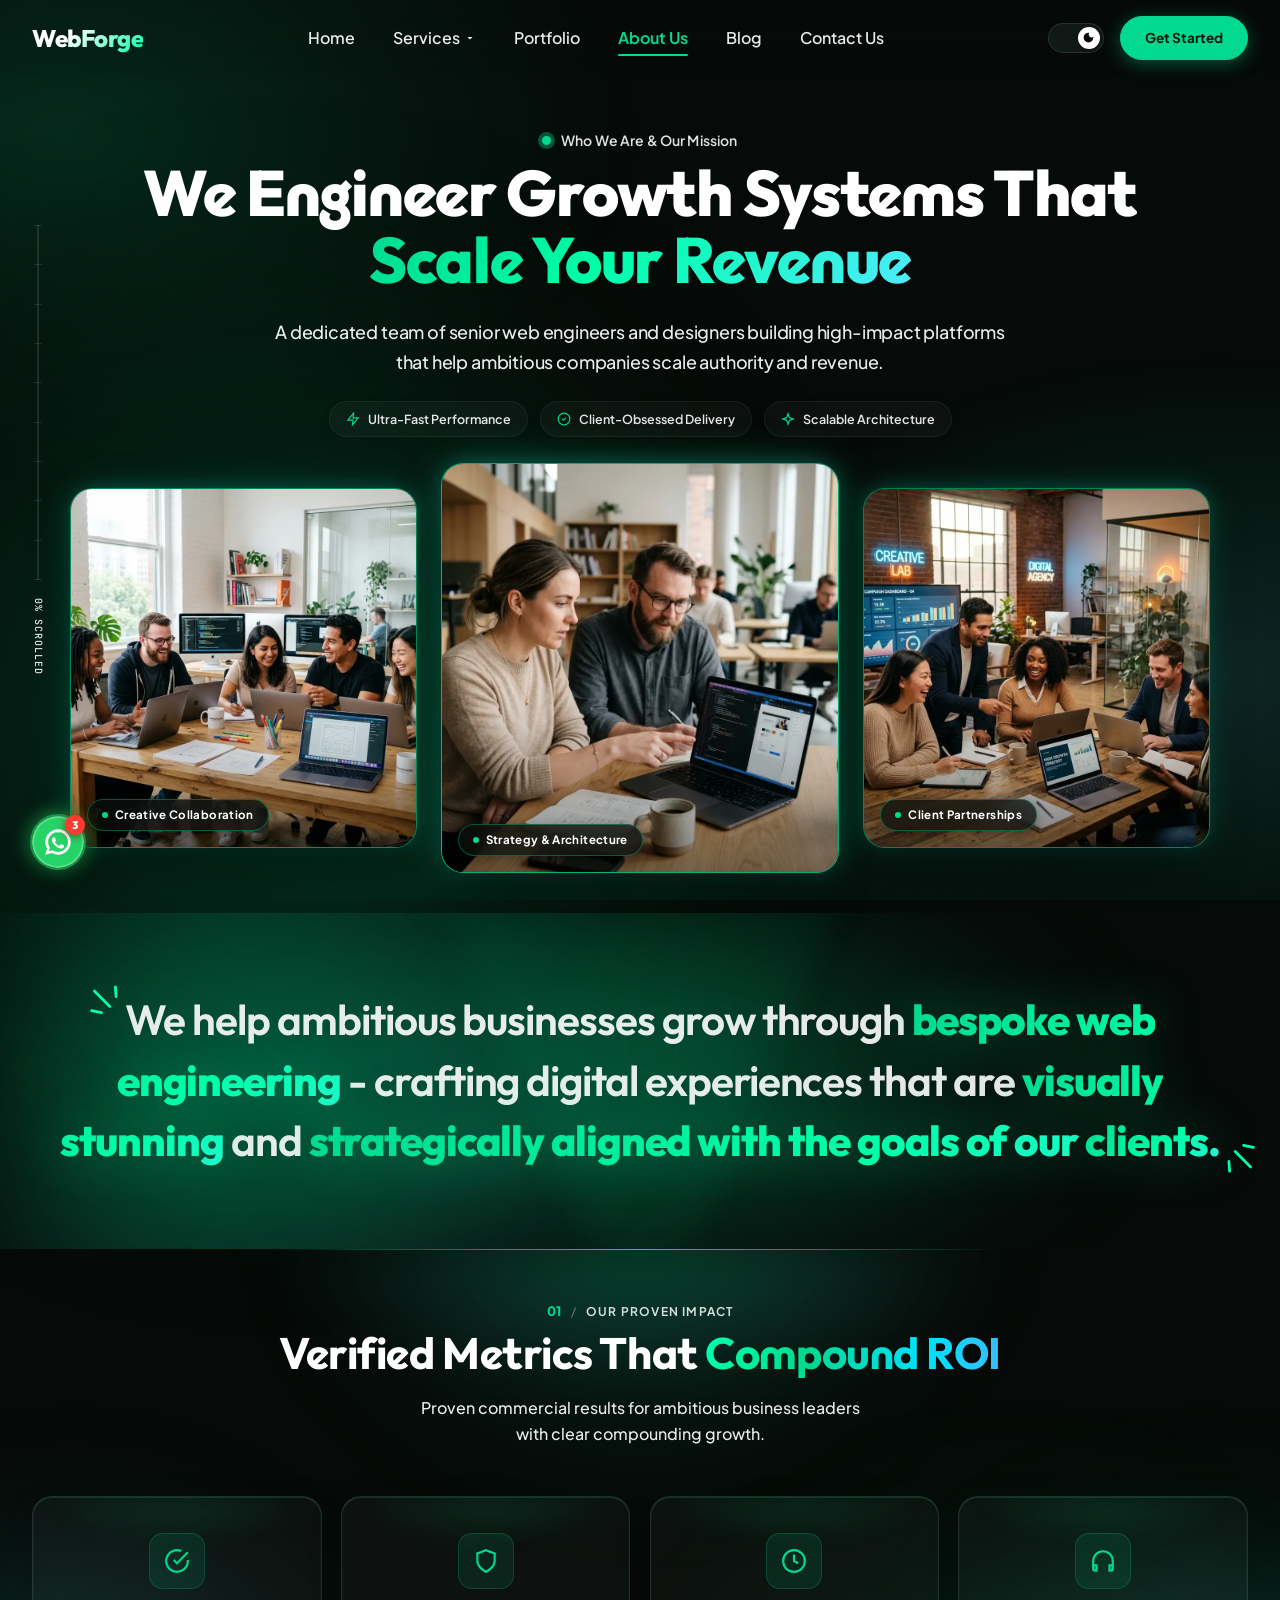
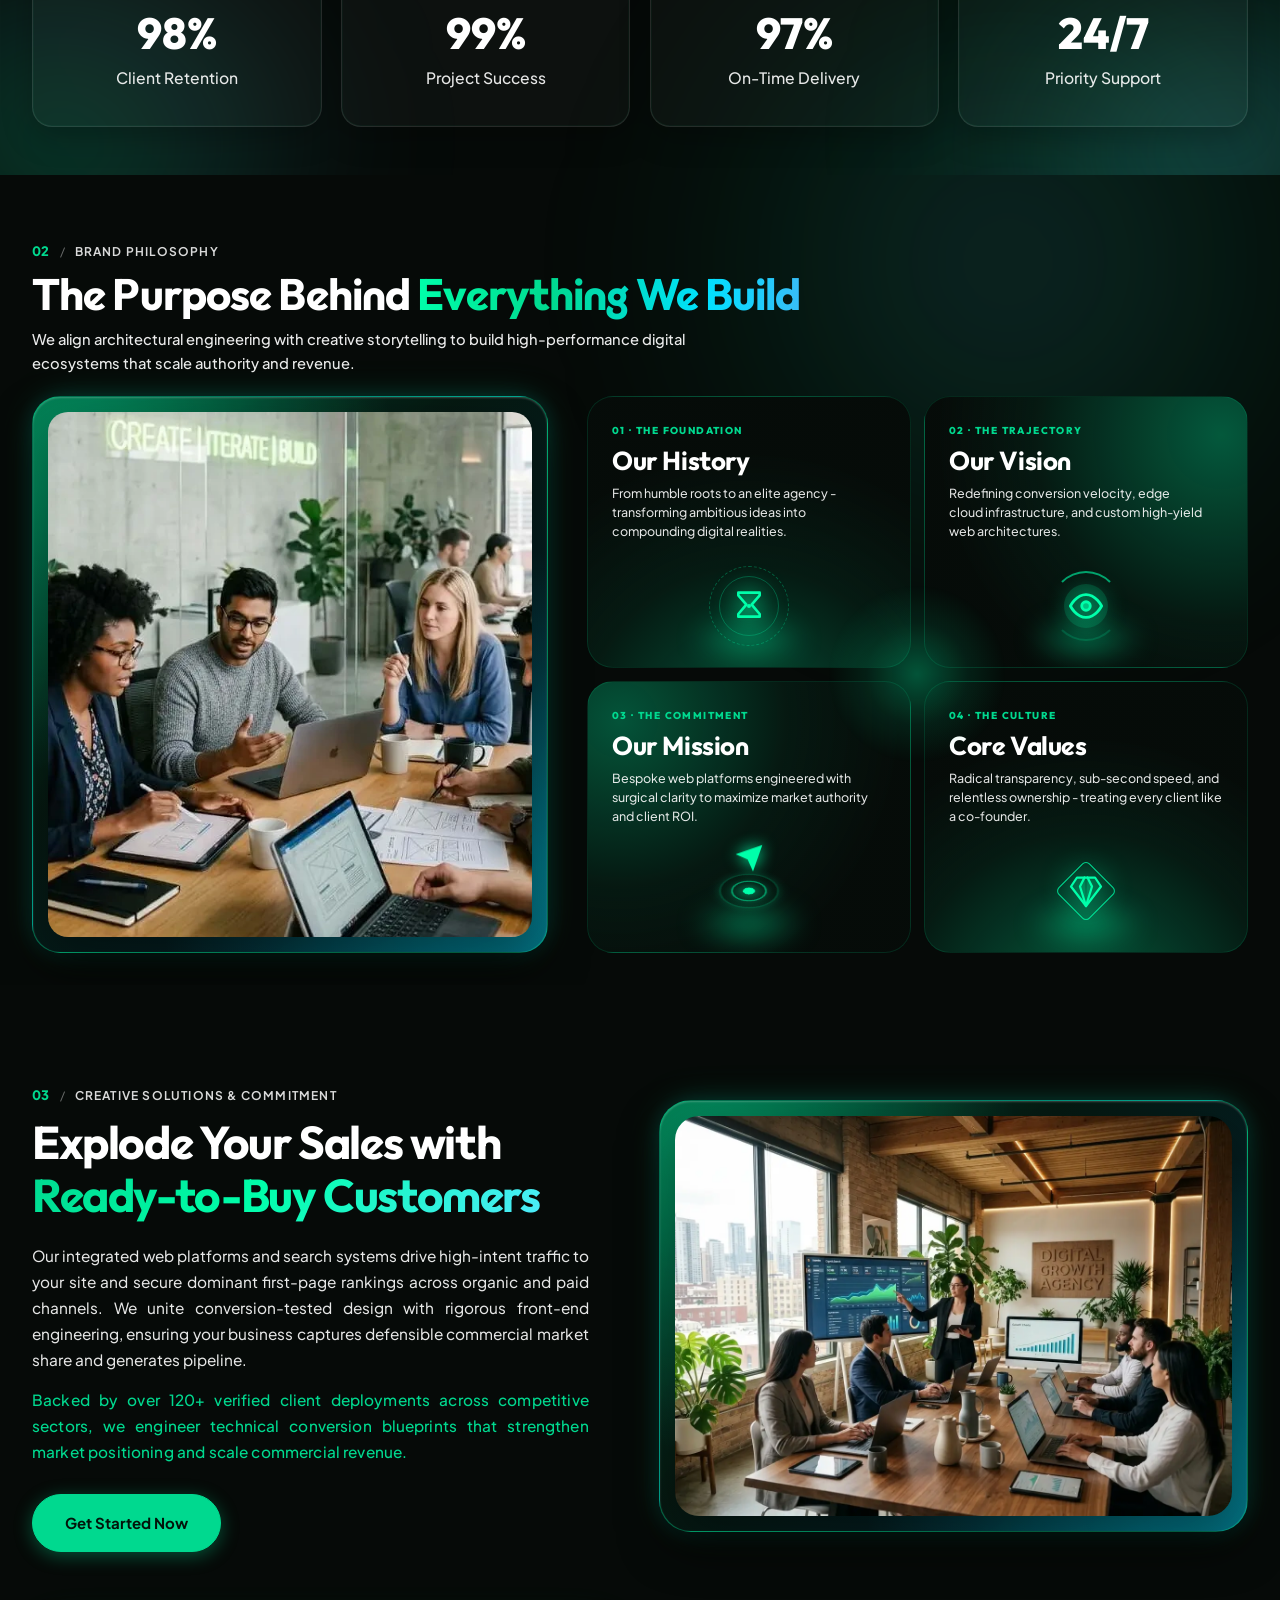
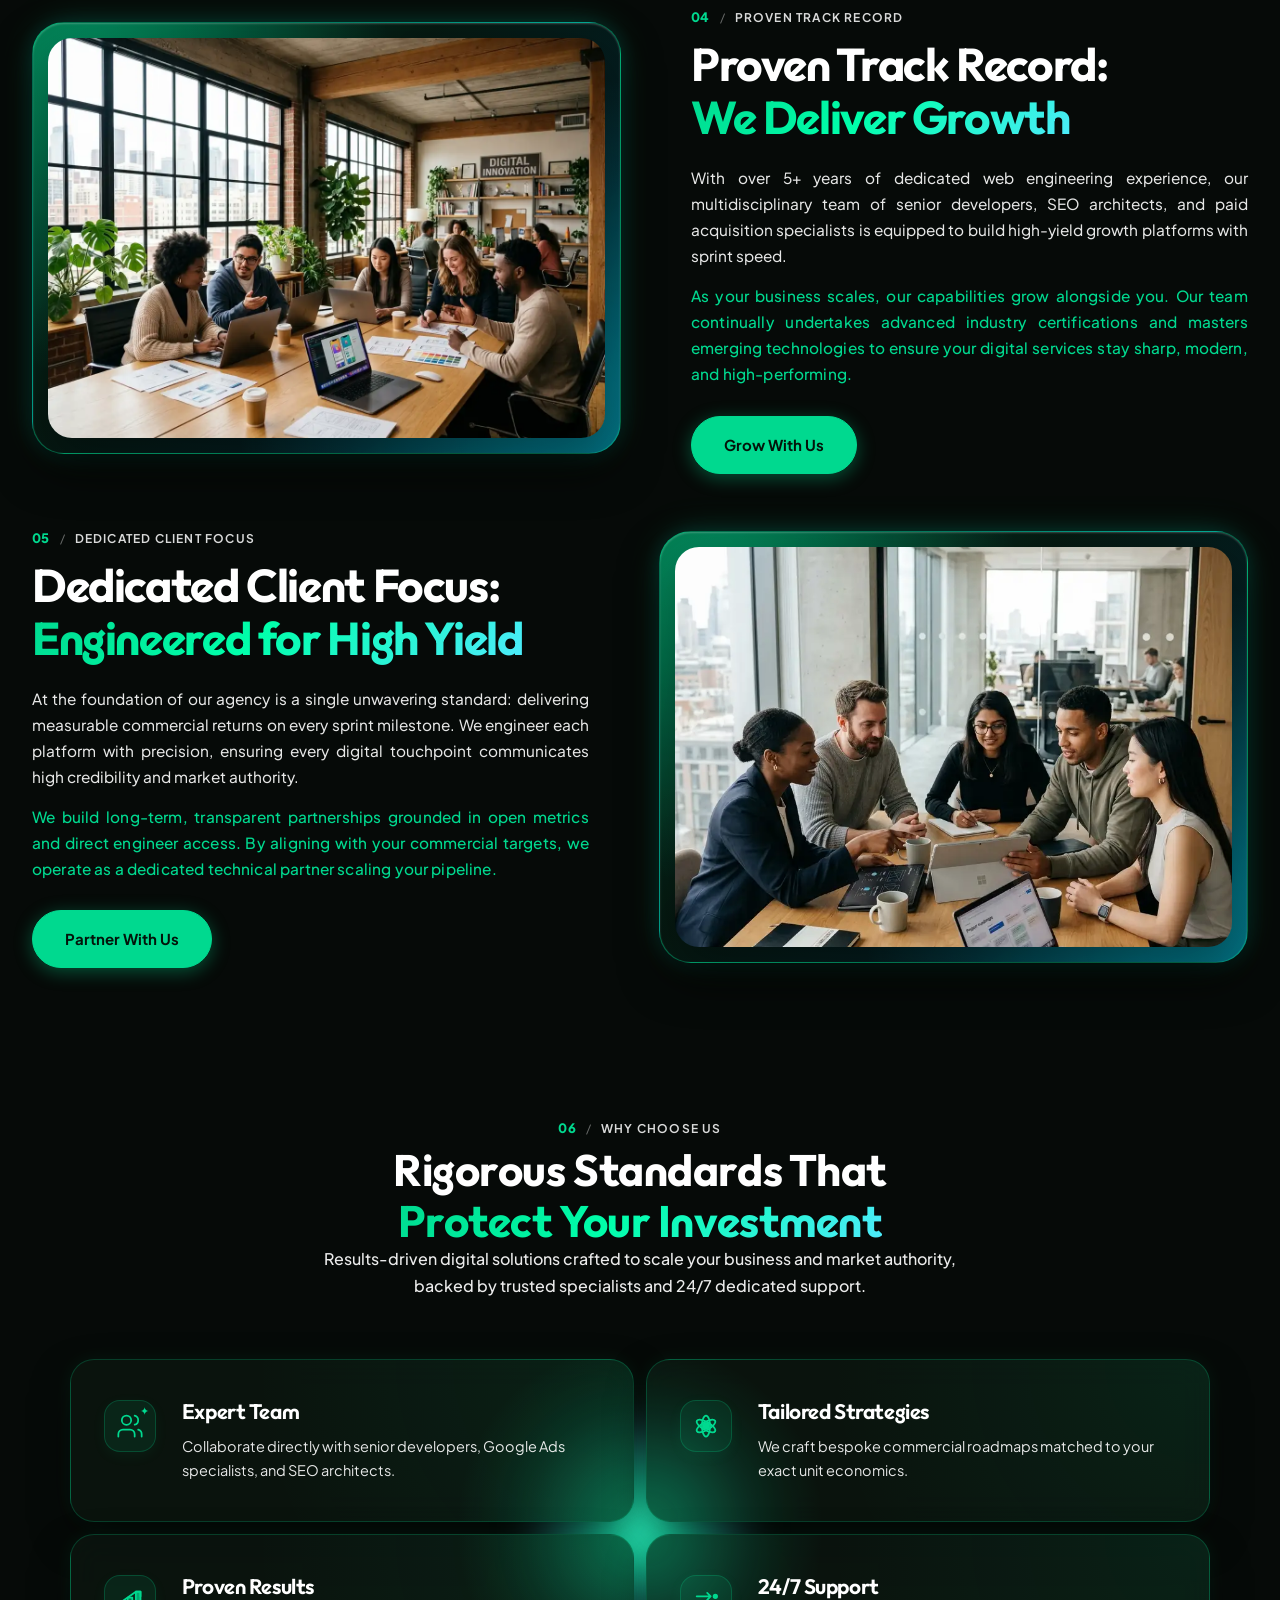
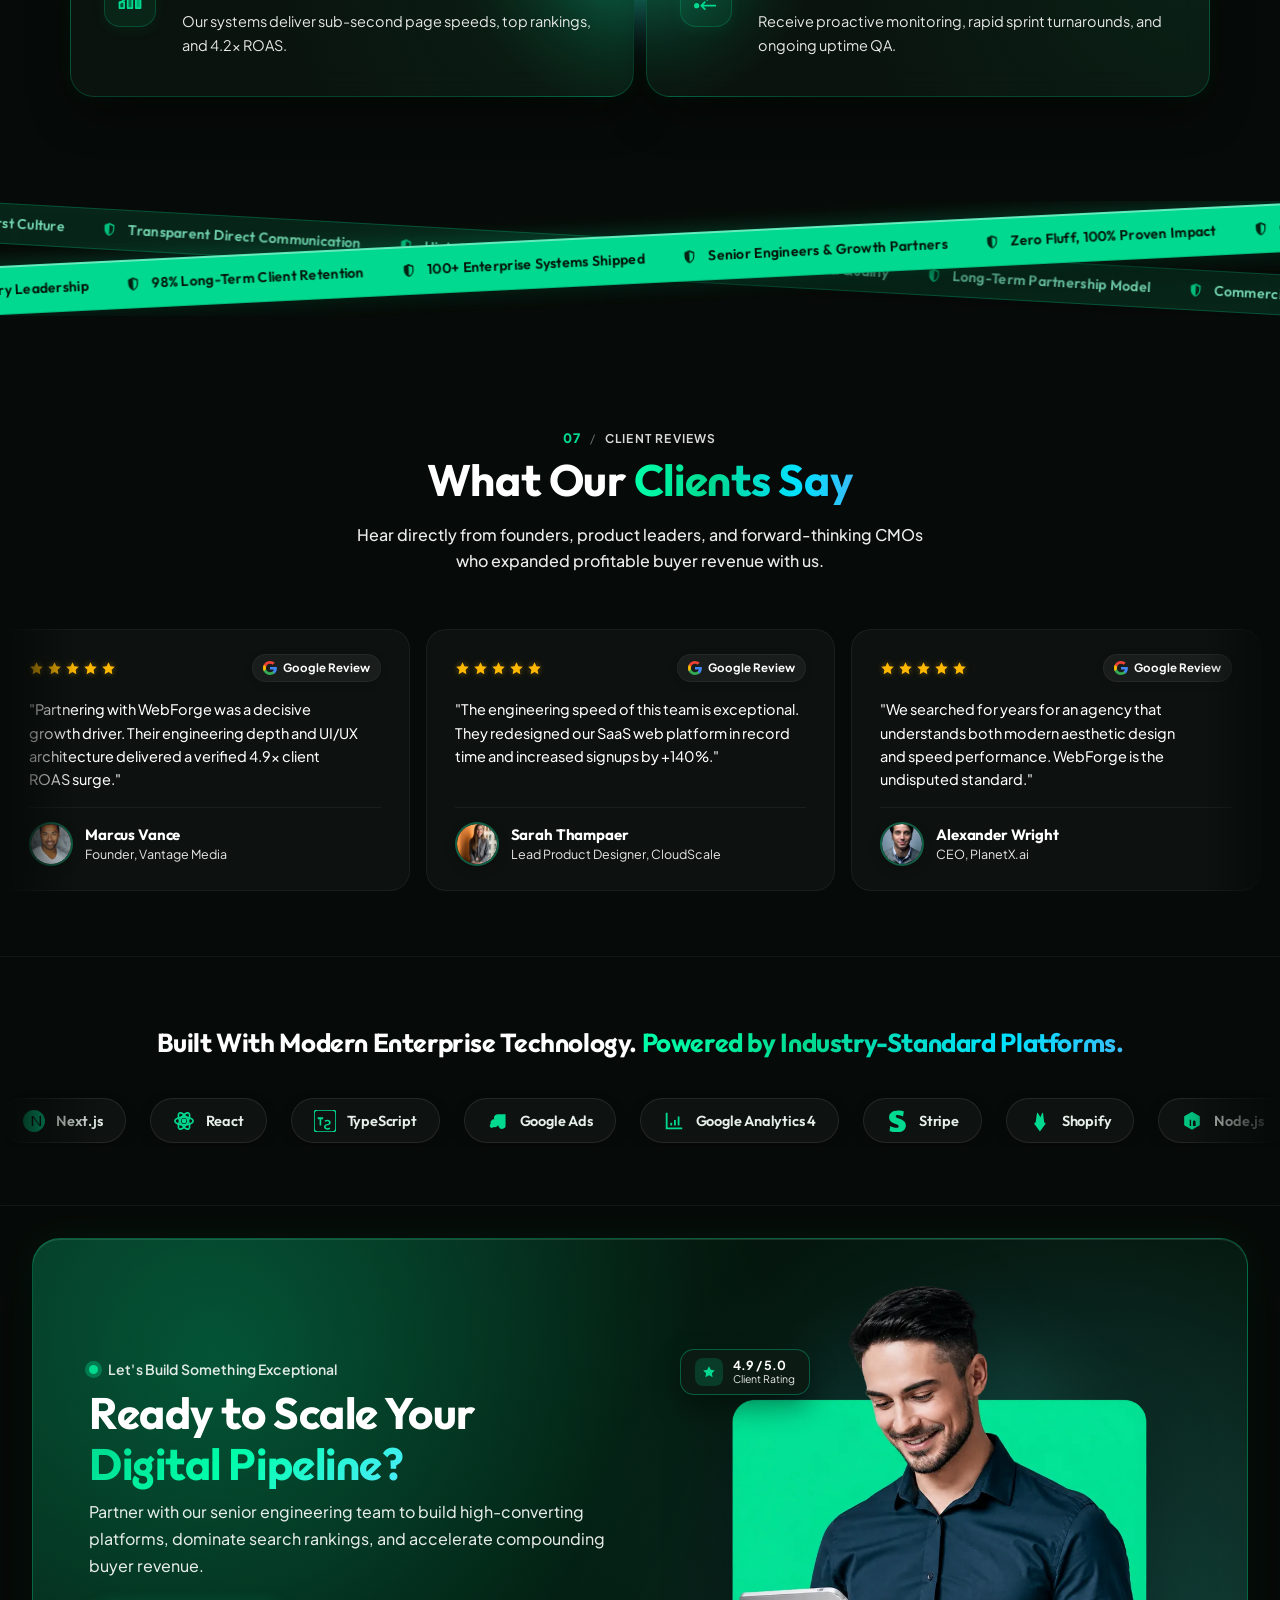
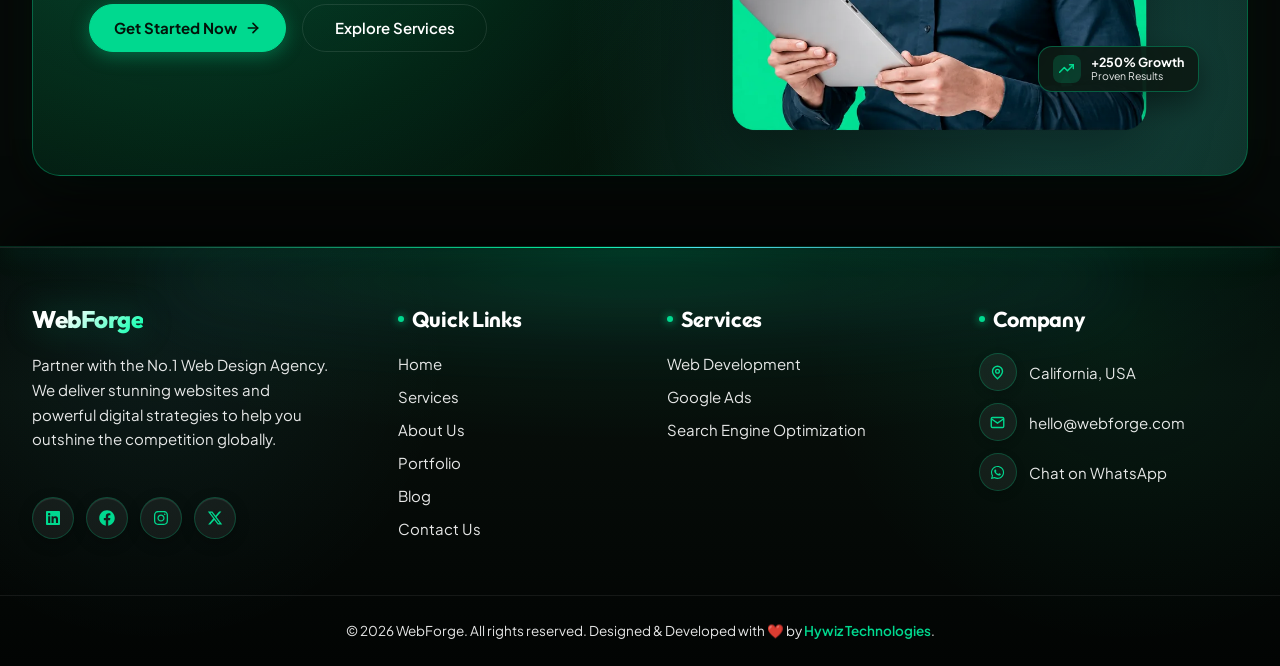
<file: about.html>
<!doctype html>
<html lang="en" data-default-theme="dark" data-theme="dark">

<head>
  <meta charset="UTF-8" />
  <meta name="viewport" content="width=device-width, initial-scale=1.0" />
  <title>About Us - WebForge | Trusted Digital Growth Partners</title>
  <meta name="description"
    content="Learn about WebForge - a team obsessed with one idea: a web agency should be judged by the depth of the results it delivers. Our story, mission, and vision." />
  <link rel="icon" href="favicon.svg" type="image/svg+xml" />
  <link rel="preconnect" href="https://fonts.googleapis.com" />
  <link rel="preconnect" href="https://fonts.gstatic.com" crossorigin />
  <link
    href="https://fonts.googleapis.com/css2?family=Outfit:wght@300;400;500;600;700;800;900&family=Plus+Jakarta+Sans:ital,wght@0,200..800;1,200..800&family=JetBrains+Mono:ital,wght@0,100..800;1,100..800&display=swap"
    rel="stylesheet" />
  <link rel="stylesheet" href="css/style.css?v=12.4" />
  <style>
    /* ======================================== ABOUT PAGE CUSTOM STYLES ======================================== */
    /* --- Hero --- */
    .about-hero {
      position: relative;
      padding: clamp(140px, 16vw, 190px) 0 clamp(24px, 3.5vw, 40px);
      overflow: visible;
      background: transparent !important;
      text-align: center;
    }

    .about-hero::before {
      display: none;
    }

    .about-hero-eyebrow {
      margin-top: clamp(40px, 8vw, 80px);
      margin-bottom: 24px;
      justify-content: center;
    }

    .about-hero h1 {
      width: 100%;
      max-width: 100%;
      margin-inline: auto;
      margin-bottom: 24px;
    }

    .about-hero .lede {
      max-width: 55ch;
      margin-inline: auto;
      margin-bottom: 40px;
      font-size: 1.05rem;
    }

    .about-hero-meta {
      display: flex;
      align-items: center;
      justify-content: center;
      gap: 32px;
      flex-wrap: wrap;
    }

    .about-hero-meta-item {
      display: flex;
      align-items: center;
      gap: 8px;
      font-size: 0.875rem;
      color: var(--fg-soft);
      font-weight: 500;
    }

    .about-hero-meta-item svg {
      color: var(--accent-primary);
      flex-shrink: 0;
    }

    /* --- About Story Section (2-col) --- */
    .about-story-section {
      padding: clamp(60px, 7vw, 100px) 0;
      background: var(--bg);
    }

    .about-story-grid {
      display: grid;
      grid-template-columns: 1fr 1fr;
      gap: clamp(40px, 6vw, 80px);
      align-items: center;
    }

    .about-story-visual {
      position: relative;
    }

    .about-story-card {
      background: var(--surface);
      border: 1px solid var(--border);
      border-radius: 24px;
      overflow: hidden;
      aspect-ratio: 4/3;
      display: flex;
      align-items: center;
      justify-content: center;
      position: relative;
    }

    .about-story-card::before {
      content: "";
      position: absolute;
      inset: 0;
      background: linear-gradient(135deg,
          color-mix(in srgb, var(--accent-primary) 8%, transparent),
          color-mix(in srgb, var(--accent-teal) 6%, transparent));
    }

    .about-story-card svg {
      width: 90%;
      height: 90%;
      position: relative;
      z-index: 1;
    }

    /* Floating badge on the visual */
    .about-story-badge {
      position: absolute;
      bottom: -16px;
      right: -16px;
      background: var(--fg);
      color: var(--bg);
      border-radius: 16px;
      padding: 14px 20px;
      display: flex;
      align-items: center;
      gap: 10px;
      font-size: 0.85rem;
      font-weight: 700;
      box-shadow: 0 8px 32px rgba(0, 0, 0, 0.15);
      z-index: 2;
    }

    .about-story-badge-dot {
      width: 8px;
      height: 8px;
      border-radius: 50%;
      background: #22c55e;
      animation: pulse 2s infinite;
    }

    @keyframes pulse {

      0%,
      100% {
        transform: scale(1);
        opacity: 1;
      }

      50% {
        transform: scale(1.3);
        opacity: 0.7;
      }
    }

    .about-story-content h2 {
      margin-bottom: 20px;
    }

    .about-story-content .lede {
      margin-bottom: 28px;
    }

    .about-checklist {
      list-style: none;
      padding: 0;
      margin: 0 0 36px;
      display: grid;
      grid-template-columns: 1fr 1fr;
      gap: 10px 24px;
    }

    .about-checklist li {
      display: flex;
      align-items: center;
      gap: 10px;
      font-size: 15.5px;
      font-weight: 500;
      color: var(--fg);
    }

    .about-checklist li svg {
      width: 16px;
      height: 16px;
      color: var(--accent-primary);
      flex-shrink: 0;
      background: color-mix(in srgb, var(--accent-primary) 12%, transparent);
      border-radius: 50%;
      padding: 2px;
    }

    /* --- Pillars (History / Vision / Mission) --- */
    .about-pillars-section {
      padding: 80px 0;
      background: var(--surface);
      border-top: 1px solid var(--border);
      border-bottom: 1px solid var(--border);
    }

    .about-pillars-grid {
      display: grid;
      grid-template-columns: repeat(3, 1fr);
      gap: 2px;
    }

    .about-pillar {
      padding: 48px 40px;
      position: relative;
      transition: background 0.3s;
    }

    .about-pillar:not(:last-child)::after {
      content: "";
      position: absolute;
      right: 0;
      top: 20%;
      bottom: 20%;
      width: 1px;
      background: var(--border);
    }

    .about-pillar:hover {
      background: color-mix(in srgb, var(--accent-primary) 4%, transparent);
    }

    .about-pillar-icon {
      width: 52px;
      height: 52px;
      border-radius: 14px;
      background: color-mix(in srgb, var(--accent-primary) 12%, transparent);
      display: flex;
      align-items: center;
      justify-content: center;
      margin-bottom: 24px;
      color: var(--accent-primary);
      transition: transform 0.3s;
    }

    .about-pillar:hover .about-pillar-icon {
      transform: scale(1.1) rotate(5deg);
    }

    .about-pillar h4 {
      font-size: 1.2rem;
      font-weight: 700;
      margin-bottom: 12px;
    }

    .about-pillar p {
      font-size: 0.9rem;
      line-height: 1.7;
      color: var(--fg-soft);
    }

    /* --- Stats Band (KEY METRICS) --- */
    .about-stats-section {
      padding: 40px 0;
      /* Unified vertical padding for the whole block */
      background: var(--bg);
      color: #000;
      display: flex;
      align-items: center;
    }

    .about-stats-grid {
      display: grid;
      grid-template-columns: repeat(4, 1fr);
      gap: 0;
      width: 100%;
    }

    .about-stat {
      text-align: center;
      padding: 0;
      /* Removed internal vertical padding */
      position: relative;
      display: flex;
      flex-direction: column;
      justify-content: center;
      align-items: center;
    }

    .about-stat:not(:last-child)::after {
      content: "";
      position: absolute;
      right: 0;
      top: 20%;
      bottom: 20%;
      width: 1px;
      background: rgba(0, 0, 0, 0.15);
    }

    .about-stat b {
      display: block;
      font-size: clamp(5.5rem, 10vw, 8.5rem);
      font-weight: 900;
      line-height: 0.75;
      /* Strips empty space above the number */
      margin-top: -20px;
      /* Pulls the number forcefully upwards */
      margin-bottom: 5px;
      /* Pulls the text tighter to the number */
      color: #000;
    }

    .about-stat span {
      font-size: clamp(1rem, 1.8vw, 1.6rem);
      font-weight: 700;
      opacity: 0.85;
      white-space: nowrap;
    }

    /* --- Team Section --- */
    .about-team-section {
      padding: 100px 0;
      background: var(--surface);
      border-top: 1px solid var(--border);
    }

    .about-team-grid {
      display: grid;
      grid-template-columns: repeat(4, 1fr);
      gap: 24px;
      margin-top: 56px;
    }

    .team-card {
      background: var(--bg);
      border: 1px solid var(--border);
      border-radius: 20px;
      overflow: hidden;
      transition:
        transform 0.3s,
        box-shadow 0.3s;
    }

    .team-card:hover {
      transform: translateY(-6px);
      box-shadow: 0 24px 56px rgba(0, 0, 0, 0.12);
    }

    .team-card-avatar {
      width: 100%;
      aspect-ratio: 1;
      display: flex;
      align-items: center;
      justify-content: center;
      font-size: 2.5rem;
      font-weight: 800;
      font-family: var(--font-display);
    }

    .team-card-body {
      padding: 20px 22px 24px;
      border-top: 1px solid var(--border);
    }

    .team-card-name {
      font-size: 1rem;
      font-weight: 700;
      margin-bottom: 4px;
    }

    .team-card-role {
      font-size: 0.8rem;
      color: var(--accent-primary);
      font-weight: 600;
      text-transform: uppercase;
      letter-spacing: 0.08em;
      margin-bottom: 12px;
    }

    .team-card-desc {
      font-size: 0.85rem;
      color: var(--fg-soft);
      line-height: 1.6;
    }

    /* --- Values/Culture Strip --- */
    .about-values-section {
      padding: 80px 0;
      background: var(--bg);
      border-top: 1px solid var(--border);
    }

    .about-values-grid {
      display: grid;
      grid-template-columns: 1fr 2fr;
      gap: 60px;
      align-items: start;
    }

    .about-values-left h2 {
      margin-bottom: 16px;
    }

    .about-values-left p {
      color: var(--fg-soft);
      line-height: 1.7;
      margin-bottom: 28px;
    }

    .about-values-list {
      display: flex;
      flex-direction: column;
      gap: 16px;
    }

    .about-value-item {
      display: flex;
      gap: 16px;
      align-items: flex-start;
      padding: 20px 24px;
      background: var(--surface);
      border: 1px solid var(--border);
      border-radius: 14px;
      transition:
        border-color 0.25s,
        transform 0.25s;
    }

    .about-value-item:hover {
      border-color: var(--accent-primary);
      transform: translateX(6px);
    }

    .about-value-icon {
      width: 40px;
      height: 40px;
      border-radius: 10px;
      background: color-mix(in srgb, var(--accent-primary) 12%, transparent);
      display: flex;
      align-items: center;
      justify-content: center;
      color: var(--accent-primary);
      flex-shrink: 0;
    }

    .about-value-text h5 {
      font-size: 18px !important;
      font-weight: 700;
      margin-bottom: 4px;
    }

    .about-value-text p {
      font-size: 0.85rem;
      color: var(--fg-soft);
      margin: 0;
      line-height: 1.6;
    }

    /* --- CTA Banner --- */
    .about-cta-section {
      padding: 80px 0;
      background: var(--bg);
    }

    .about-cta-inner {
      background: var(--fg);
      color: var(--bg);
      border-radius: 28px;
      padding: clamp(40px, 6vw, 72px) clamp(32px, 5vw, 64px);
      display: flex;
      align-items: center;
      justify-content: space-between;
      gap: 32px;
      flex-wrap: wrap;
      position: relative;
      overflow: hidden;
    }

    .about-cta-inner::before {
      content: "";
      position: absolute;
      width: 400px;
      height: 400px;
      border-radius: 50%;
      background: radial-gradient(circle,
          color-mix(in srgb, var(--accent-primary) 25%, transparent),
          transparent 70%);
      right: -100px;
      top: -100px;
      pointer-events: none;
    }

    .about-cta-text h2 {
      font-size: clamp(1.6rem, 3vw, 2.6rem);
      font-weight: 800;
      margin-bottom: 10px;
      color: inherit;
    }

    .about-cta-text p {
      font-size: 1rem;
      opacity: 0.7;
      max-width: 42ch;
    }

    .about-cta-btn {
      background: var(--accent-primary);
      color: #fff;
      padding: 16px 36px;
      border-radius: 99px;
      font-weight: 700;
      font-size: 0.95rem;
      text-decoration: none;
      display: inline-flex;
      align-items: center;
      gap: 10px;
      transition:
        transform 0.2s,
        box-shadow 0.2s;
      white-space: nowrap;
      flex-shrink: 0;
      position: relative;
      z-index: 1;
    }

    .about-cta-btn:hover {
      transform: scale(1.03);
      box-shadow: 0 10px 30px color-mix(in srgb, var(--accent-primary) 35%, transparent);
    }

    .about-cta-btn-dot {
      width: 24px;
      height: 24px;
      border-radius: 50%;
      background: rgba(255, 255, 255, 0.2);
      display: flex;
      align-items: center;
      justify-content: center;
    }

    /* --- Responsive --- */
    @media (max-width: 960px) {

      .about-story-grid,
      .about-values-grid {
        grid-template-columns: 1fr;
      }

      .about-pillars-grid,
      .about-team-grid {
        grid-template-columns: 1fr 1fr;
      }

      .about-stats-grid {
        grid-template-columns: repeat(2, 1fr);
      }

      .about-checklist {
        grid-template-columns: 1fr;
      }

      .about-pillar:not(:last-child)::after {
        display: none;
      }

      .about-stat:not(:last-child)::after {
        display: none;
      }
    }

    @media (max-width: 600px) {

      .about-pillars-grid,
      .about-team-grid,
      .about-stats-grid {
        grid-template-columns: 1fr;
      }

      .about-cta-inner {
        flex-direction: column;
        text-align: center;
      }

      .about-story-badge {
        bottom: -8px;
        right: -8px;
      }
    }

    /* --- Hero Gallery --- */
    .about-hero-gallery {
      display: grid;
      grid-template-columns: 5fr 4fr;
      gap: clamp(16px, 2vw, 24px);
      margin-top: 60px;
      max-width: 1100px;
      margin-inline: auto;
    }

    .about-hero-gallery-left {
      border-radius: clamp(16px, 3vw, 32px);
      overflow: hidden;
      height: clamp(350px, 45vw, 550px);
      position: relative;
      box-shadow: var(--shadow-sm);
    }

    .about-hero-gallery-left img {
      width: 100%;
      height: 100%;
      object-fit: cover;
      transition: transform 0.7s ease;
    }

    .about-hero-gallery-left:hover img {
      transform: scale(1.05);
    }

    .about-hero-gallery-right {
      display: grid;
      grid-template-rows: 1fr 1fr;
      gap: clamp(16px, 2vw, 24px);
      height: clamp(350px, 45vw, 550px);
    }

    .about-hero-gallery-right-img {
      border-radius: clamp(16px, 3vw, 32px);
      overflow: hidden;
      height: 100%;
      position: relative;
      box-shadow: var(--shadow-sm);
    }

    .about-hero-gallery-right-img img {
      width: 100%;
      height: 100%;
      object-fit: cover;
      transition: transform 0.7s ease;
    }

    .about-hero-gallery-right-img:hover img {
      transform: scale(1.05);
    }

    @media (max-width: 768px) {
      .about-hero-gallery {
        grid-template-columns: 1fr;
        margin-top: 40px;
      }

      .about-hero-gallery-left {
        height: 300px;
      }

      .about-hero-gallery-right {
        height: auto;
        grid-template-rows: auto auto;
      }

      .about-hero-gallery-right-img {
        height: 250px;
      }
    }

    /* =========================================================
         PURPOSE BEHIND EVERYTHING WE BUILD - TIMELINE ROADMAP
         ========================================================= */
    .about-philosophy-section {
      position: relative;
      width: 100%;
      padding-top: clamp(48px, 5.5vw, 76px);
      padding-bottom: clamp(20px, 2.5vw, 36px);
      background: var(--bg);
      overflow: hidden;
    }

    /* Section 02 Head: Full Width Banner */
    .philosophy-section-head {
      display: flex;
      flex-direction: column;
      align-items: flex-start;
      text-align: left;
      width: 100%;
      max-width: 100%;
      margin-bottom: clamp(14px, 1.8vw, 20px) !important;
    }

    .philosophy-main-title {
      color: var(--fg) !important;
      margin-bottom: 0 !important;
      line-height: 1.18 !important;
      letter-spacing: -0.02em !important;
      width: 100%;
      max-width: 100%;
    }

    .philosophy-sub-lead {
      font-family: var(--font-body) !important;
      font-size: clamp(14.5px, 1.15vw, 16px) !important;
      line-height: 1.62 !important;
      color: var(--fg-soft) !important;
      font-weight: 500 !important;
      max-width: 720px;
      margin-top: 8px !important;
      margin-bottom: 0 !important;
    }

    html:not([data-theme="dark"]) .philosophy-sub-lead,
    [data-theme='light'] .philosophy-sub-lead {
      color: #2c4235 !important;
      font-weight: 500 !important;
    }

    .philosophy-layout {
      display: grid;
      grid-template-columns: 1fr 1.28fr;
      gap: clamp(24px, 3vw, 40px);
      align-items: stretch;
    }

    /* Left Column: Creative Framed Image (Height matches Bento Grid 1:1) */
    .philosophy-header-col {
      position: relative;
      display: flex;
      flex-direction: column;
      height: 100%;
      min-height: 100%;
      padding: 0 !important;
      margin: 0 !important;
    }

    .philosophy-image-container {
      width: 100%;
      height: 100%;
      min-height: 100%;
      display: flex;
      flex: 1;
      margin: 0 !important;
    }

    .philosophy-image-container .expertise-image-creative {
      width: 100% !important;
      height: 100% !important;
      min-height: 100% !important;
      max-width: 100% !important;
      padding: 16px !important;
      margin: 0 !important;
      display: flex !important;
      flex: 1 !important;
      position: relative;
      border-radius: 28px !important;
      border: none !important;
      background: transparent !important;
      box-shadow: none !important;
      box-sizing: border-box !important;
      transition: transform 0.4s var(--ease) !important;
    }

    .philosophy-image-container .expertise-image-creative::before {
      display: block !important;
      border-radius: 28px !important;
    }

    .philosophy-image-container .expertise-image-creative:hover {
      transform: translateY(-6px) scale(1.01) !important;
      border-color: rgba(0, 255, 170, 0.45) !important;
      box-shadow: 0 24px 60px -12px rgba(0, 217, 143, 0.28), 0 0 25px rgba(0, 217, 143, 0.12) !important;
    }

    .philosophy-image-container .expertise-image-creative img {
      width: 100% !important;
      height: 100% !important;
      min-height: 100% !important;
      max-height: unset !important;
      aspect-ratio: unset !important;
      object-fit: cover !important;
      border-radius: 20px !important;
      position: relative !important;
      z-index: 1 !important;
      display: block !important;
    }

    html[data-theme="light"] .philosophy-image-container .expertise-image-creative {
      border-color: rgba(0, 143, 88, 0.18) !important;
      box-shadow: 0 12px 32px -8px rgba(0, 0, 0, 0.08) !important;
    }

    html[data-theme="light"] .philosophy-image-container .expertise-image-creative:hover {
      border-color: rgba(0, 143, 88, 0.45) !important;
      box-shadow: 0 20px 48px -10px rgba(0, 143, 88, 0.2) !important;
    }

    .philosophy-left-badges {
      display: flex;
      flex-wrap: wrap;
      gap: 12px;
    }

    .philosophy-stat-chip {
      display: inline-flex;
      align-items: center;
      gap: 8px;
      padding: 6px 14px;
      border-radius: 999px;
      font-size: 12.5px;
      font-weight: 600;
      background: var(--surface);
      border: 1px solid var(--border-strong);
      color: var(--fg);
    }

    .chip-glow-dot {
      width: 7px;
      height: 7px;
      border-radius: 50%;
      background: var(--accent-primary);
      box-shadow: 0 0 8px var(--accent-primary);
    }

    /* Right Column: 2x2 Bento Cards */
    .philosophy-timeline-col {
      position: relative;
      width: 100%;
      padding: 0 !important;
      margin: 0 !important;
      height: 100%;
      display: flex;
      flex-direction: column;
    }

    /* =========================================================
         ABOUT AGENCY STATEMENT - Big Editorial Manifesto Block
         ========================================================= */
    /* =========================================================
         ABOUT AGENCY STATEMENT - Big Editorial Manifesto Block
         ========================================================= */
    .about-statement-section {
      position: relative;
      width: 100%;
      padding: clamp(56px, 6vw, 88px) 0;
      overflow: hidden;
      /* Deep space dark bg with a faint emerald base tint */
      background: radial-gradient(ellipse 120% 80% at 50% 100%,
          rgba(0, 30, 18, 0.98) 0%,
          rgba(6, 12, 10, 0.99) 60%,
          var(--bg) 100%);
    }

    .about-statement-section+.agency-metrics-section {
      padding-top: clamp(28px, 4vw, 48px) !important;
    }

    /* =========================================================
         WEB 3.0 ILLUMINATING GRADIENT LIGHTING SYSTEM
         ========================================================= */
    .stmt-ambient-aurora {
      position: absolute;
      inset: 0;
      pointer-events: none;
      overflow: hidden;
      z-index: 0;
    }

    /* ── LAYER 1: MEGA CENTRAL HALO - blindingly bright emerald core */
    .aurora-core-glow {
      position: absolute;
      top: 50%;
      left: 50%;
      transform: translate(-50%, -50%);
      width: min(1100px, 100vw);
      height: 650px;
      border-radius: 50%;
      background:
        radial-gradient(ellipse 55% 40% at 50% 50%,
          rgba(0, 255, 170, 0.38) 0%,
          rgba(0, 217, 143, 0.22) 30%,
          rgba(0, 190, 120, 0.10) 55%,
          transparent 75%);
      filter: blur(72px);
      animation: auroraBreathe 8s ease-in-out infinite alternate;
      mix-blend-mode: screen;
    }

    /* ── LAYER 2: LEFT ORB - deep teal-cyan plasma blob */
    .aurora-blob.blob-left {
      top: 5%;
      left: -4%;
      width: clamp(320px, 42vw, 560px);
      height: clamp(280px, 36vw, 480px);
      border-radius: 40% 60% 70% 30% / 40% 50% 60% 50%;
      background:
        radial-gradient(ellipse at 40% 40%,
          rgba(0, 217, 143, 0.45) 0%,
          rgba(0, 255, 170, 0.22) 40%,
          rgba(79, 235, 253, 0.10) 70%,
          transparent 85%);
      filter: blur(72px);
      opacity: 0.85;
      mix-blend-mode: screen;
      animation: blobMorph1 14s ease-in-out infinite alternate;
    }

    /* ── LAYER 3: RIGHT ORB - electric cyan violet plasma blob */
    .aurora-blob.blob-right {
      bottom: 0%;
      right: -4%;
      width: clamp(340px, 44vw, 580px);
      height: clamp(300px, 38vw, 500px);
      border-radius: 60% 40% 50% 50% / 50% 60% 40% 60%;
      background:
        radial-gradient(ellipse at 60% 60%,
          rgba(79, 235, 253, 0.40) 0%,
          rgba(0, 217, 143, 0.22) 38%,
          rgba(0, 120, 200, 0.12) 65%,
          transparent 85%);
      filter: blur(82px);
      opacity: 0.78;
      mix-blend-mode: screen;
      animation: blobMorph2 18s ease-in-out infinite alternate;
    }

    /* ── LAYER 4: TOP CONIC SPOT LIGHT - like a stage light from above */
    .aurora-blob.blob-left::before,
    .aurora-blob.blob-right::before {
      display: none;
    }

    .stmt-ambient-aurora::before {
      content: '';
      position: absolute;
      top: -20%;
      left: 50%;
      transform: translateX(-50%);
      width: 2px;
      height: 0;
      border-left: 220px solid transparent;
      border-right: 220px solid transparent;
      border-top: 520px solid rgba(0, 255, 170, 0.055);
      filter: blur(18px);
      pointer-events: none;
      z-index: 1;
      animation: spotPulse 6s ease-in-out infinite alternate;
    }

    /* ── LAYER 5: GRID SCANLINES - cyber / tech grid shimmer */
    .stmt-ambient-aurora::after {
      content: '';
      position: absolute;
      inset: 0;
      background-image:
        linear-gradient(rgba(0, 255, 170, 0.028) 1px, transparent 1px),
        linear-gradient(90deg, rgba(0, 255, 170, 0.022) 1px, transparent 1px);
      background-size: 52px 52px;
      mask-image: radial-gradient(ellipse 80% 70% at 50% 50%, black 20%, transparent 75%);
      -webkit-mask-image: radial-gradient(ellipse 80% 70% at 50% 50%, black 20%, transparent 75%);
      pointer-events: none;
      z-index: 1;
      animation: gridShimmer 12s ease-in-out infinite alternate;
      opacity: 0.7;
    }

    /* ── LAYER 6: HORIZONTAL LASER SCAN LINE */
    .aurora-core-glow::after {
      content: '';
      position: absolute;
      top: 50%;
      left: -10%;
      width: 120%;
      height: 1px;
      background: linear-gradient(90deg,
          transparent 0%,
          rgba(0, 255, 170, 0.0) 15%,
          rgba(0, 255, 170, 0.45) 40%,
          rgba(79, 235, 253, 0.55) 50%,
          rgba(0, 255, 170, 0.45) 60%,
          rgba(0, 255, 170, 0.0) 85%,
          transparent 100%);
      transform: translateY(-50%);
      filter: blur(2px);
      animation: laserScan 5s ease-in-out infinite alternate;
      pointer-events: none;
      z-index: 2;
    }

    /* ── ANIMATIONS ── */
    @keyframes auroraBreathe {
      0% {
        transform: translate(-50%, -50%) scale(0.78);
        opacity: 0.55;
      }

      40% {
        transform: translate(-50%, -52%) scale(1.08);
        opacity: 1.00;
      }

      100% {
        transform: translate(-50%, -50%) scale(0.90);
        opacity: 0.75;
      }
    }

    @keyframes blobMorph1 {
      0% {
        transform: translate(0, 0) rotate(0deg) scale(1);
        border-radius: 40% 60% 70% 30% / 40% 50% 60% 50%;
      }

      50% {
        transform: translate(50px, 25px) rotate(80deg) scale(1.18);
        border-radius: 60% 40% 30% 70% / 60% 30% 70% 40%;
      }

      100% {
        transform: translate(-25px, -18px) rotate(165deg) scale(0.92);
        border-radius: 40% 60% 70% 30% / 40% 50% 60% 50%;
      }
    }

    @keyframes blobMorph2 {
      0% {
        transform: translate(0, 0) rotate(0deg) scale(1.06);
        border-radius: 60% 40% 50% 50% / 50% 60% 40% 60%;
      }

      50% {
        transform: translate(-60px, -35px) rotate(-95deg) scale(0.88);
        border-radius: 35% 65% 60% 40% / 45% 45% 55% 55%;
      }

      100% {
        transform: translate(35px, 22px) rotate(-190deg) scale(1.12);
        border-radius: 60% 40% 50% 50% / 50% 60% 40% 60%;
      }
    }

    @keyframes spotPulse {
      0% {
        opacity: 0.6;
      }

      100% {
        opacity: 1.0;
        filter: blur(14px);
      }
    }

    @keyframes gridShimmer {
      0% {
        opacity: 0.45;
        background-position: 0 0;
      }

      100% {
        opacity: 0.85;
        background-position: 4px 4px;
      }
    }

    @keyframes laserScan {
      0% {
        transform: translateY(-100%);
        opacity: 0.0;
      }

      20% {
        opacity: 1.0;
      }

      80% {
        opacity: 0.8;
      }

      100% {
        transform: translateY(100%);
        opacity: 0.0;
      }
    }

    /* Light Theme Overrides - softer, desaturated */
    html[data-theme="light"] .about-statement-section {
      background: var(--bg);
    }

    html[data-theme="light"] .aurora-core-glow {
      background: radial-gradient(ellipse 55% 40% at 50% 50%,
          rgba(0, 143, 88, 0.14) 0%,
          rgba(0, 217, 143, 0.06) 40%,
          transparent 75%);
      filter: blur(80px);
      mix-blend-mode: normal;
    }

    html[data-theme="light"] .aurora-blob {
      mix-blend-mode: normal;
      opacity: 0.35;
    }

    html[data-theme="light"] .aurora-blob.blob-left {
      background: radial-gradient(ellipse at 40% 40%,
          rgba(0, 143, 88, 0.20) 0%, transparent 70%);
    }

    html[data-theme="light"] .aurora-blob.blob-right {
      background: radial-gradient(ellipse at 60% 60%,
          rgba(2, 132, 199, 0.15) 0%, transparent 70%);
    }

    html[data-theme="light"] .stmt-ambient-aurora::before,
    html[data-theme="light"] .stmt-ambient-aurora::after,
    html[data-theme="light"] .aurora-core-glow::after {
      opacity: 0;
    }

    /* =========================================================
         EDITORIAL MANIFESTO WRAP - Exact Alignment with Floating Navbar
         ========================================================= */
    .about-statement-wrap {
      position: relative;
      z-index: 2;
      display: flex;
      flex-direction: column;
      align-items: center;
      text-align: center;
      width: calc(100% - 64px);
      max-width: 1216px;
      padding-inline: 24px;
      box-sizing: border-box;
      margin-inline: auto;
    }

    .about-statement-body {
      font-family: var(--font-display);
      font-size: clamp(28px, 3.3vw, 44px);
      font-weight: 600;
      line-height: 1.44;
      color: var(--fg);
      letter-spacing: -0.025em;
      text-wrap: balance;
      width: 100%;
      max-width: 100%;
      margin: 0;
      text-align: center;
    }

    .about-stmt-line {
      color: var(--fg-soft);
      transition: color 0.3s ease;
    }

    .about-stmt-highlight {
      color: #ffffff;
      font-weight: 800;
      background: linear-gradient(135deg, #00d98f 0%, #00ffaa 30%, #4febfd 65%, #00d98f 100%);
      background-size: 250% auto;
      -webkit-background-clip: text;
      -webkit-text-fill-color: transparent;
      display: inline;
      filter: drop-shadow(0 0 25px rgba(0, 217, 143, 0.35));
      animation: stmtTextShimmer 7s ease-in-out infinite alternate;
    }

    @keyframes stmtTextShimmer {
      0% {
        background-position: 0% 50%;
      }

      100% {
        background-position: 100% 50%;
      }
    }

    html[data-theme="light"] .about-stmt-highlight,
    [data-theme="light"] .about-stmt-highlight {
      background: linear-gradient(135deg, #008f58 0%, #00b374 35%, #0284c7 70%, #008f58 100%);
      background-size: 250% auto;
      -webkit-background-clip: text;
      -webkit-text-fill-color: transparent;
      filter: none;
      animation: stmtTextShimmer 7s ease-in-out infinite alternate;
    }

    /* =========================================================
         CORNER ACCENT BURST SHAPES (Tightly Anchored to Words)
         ========================================================= */
    .stmt-word-anchor {
      position: relative;
      display: inline-block;
      white-space: nowrap;
      vertical-align: baseline;
    }

    .stmt-corner-accent {
      position: absolute;
      width: 42px;
      height: 42px;
      pointer-events: none;
      z-index: 3;
      transform-origin: center center;
    }

    .stmt-corner-tl {
      top: -16px;
      right: calc(100% + 4px);
      animation: accentPulseTL 3.2s ease-in-out infinite alternate;
    }

    .stmt-corner-br {
      bottom: -12px;
      left: calc(100% + 4px);
      transform: rotate(180deg);
      animation: accentPulseBR 3.2s ease-in-out infinite alternate 1.6s;
    }

    .stmt-accent-svg {
      width: 100%;
      height: 100%;
      overflow: visible;
      color: #00ffaa;
    }

    .stmt-accent-svg line {
      stroke-linecap: round;
      stroke-linejoin: round;
    }

    .stmt-accent-svg .ray-main {
      animation: rayMainGlow 2.4s ease-in-out infinite alternate;
    }

    .stmt-accent-svg .ray-side-1 {
      animation: raySide1Drift 2.4s ease-in-out infinite alternate 0.3s;
    }

    .stmt-accent-svg .ray-side-2 {
      animation: raySide2Drift 2.4s ease-in-out infinite alternate 0.6s;
    }

    @keyframes accentPulseTL {
      0% {
        transform: scale(0.92);
        filter: drop-shadow(0 0 6px rgba(0, 255, 170, 0.45));
        opacity: 0.85;
      }

      100% {
        transform: scale(1.08);
        filter: drop-shadow(0 0 14px rgba(0, 255, 170, 0.95)) drop-shadow(0 0 24px rgba(0, 217, 143, 0.5));
        opacity: 1;
      }
    }

    @keyframes accentPulseBR {
      0% {
        transform: rotate(180deg) scale(0.92);
        filter: drop-shadow(0 0 6px rgba(0, 255, 170, 0.45));
        opacity: 0.85;
      }

      100% {
        transform: rotate(180deg) scale(1.08);
        filter: drop-shadow(0 0 14px rgba(0, 255, 170, 0.95)) drop-shadow(0 0 24px rgba(0, 217, 143, 0.5));
        opacity: 1;
      }
    }

    @keyframes rayMainGlow {
      0% {
        stroke-width: 3.8px;
        opacity: 0.85;
      }

      100% {
        stroke-width: 4.6px;
        opacity: 1;
      }
    }

    @keyframes raySide1Drift {
      0% {
        transform: translate(0, 0);
        opacity: 0.7;
      }

      100% {
        transform: translate(2px, -2px);
        opacity: 1;
      }
    }

    @keyframes raySide2Drift {
      0% {
        transform: translate(0, 0);
        opacity: 0.7;
      }

      100% {
        transform: translate(-2px, 2px);
        opacity: 1;
      }
    }

    /* Light Mode Overrides */
    html[data-theme="light"] .stmt-accent-svg {
      color: #008f58;
    }

    html[data-theme="light"] .stmt-corner-tl {
      animation: accentPulseLightTL 3.2s ease-in-out infinite alternate;
    }

    html[data-theme="light"] .stmt-corner-br {
      animation: accentPulseLightBR 3.2s ease-in-out infinite alternate 1.6s;
    }

    @keyframes accentPulseLightTL {
      0% {
        transform: scale(0.92);
        filter: drop-shadow(0 0 4px rgba(0, 143, 88, 0.35));
        opacity: 0.85;
      }

      100% {
        transform: scale(1.08);
        filter: drop-shadow(0 0 10px rgba(0, 143, 88, 0.7));
        opacity: 1;
      }
    }

    @keyframes accentPulseLightBR {
      0% {
        transform: rotate(180deg) scale(0.92);
        filter: drop-shadow(0 0 4px rgba(0, 143, 88, 0.35));
        opacity: 0.85;
      }

      100% {
        transform: rotate(180deg) scale(1.08);
        filter: drop-shadow(0 0 10px rgba(0, 143, 88, 0.7));
        opacity: 1;
      }
    }

    @media (max-width: 768px) {
      .stmt-corner-accent {
        width: 32px;
        height: 32px;
      }

      .stmt-corner-tl {
        top: -12px;
        right: calc(100% + 3px);
      }

      .stmt-corner-br {
        bottom: -10px;
        left: calc(100% + 3px);
      }

      .about-statement-wrap {
        width: calc(100% - 32px);
        max-width: calc(100% - 32px);
        padding-inline: 16px;
      }

      .about-statement-body {
        font-size: clamp(20px, 5.5vw, 28px);
        line-height: 1.48;
      }
    }

    @media (max-width: 480px) {
      .stmt-corner-accent {
        width: 26px;
        height: 26px;
      }

      .stmt-corner-tl {
        top: -10px;
        right: calc(100% + 2px);
      }

      .stmt-corner-br {
        bottom: -8px;
        left: calc(100% + 2px);
      }

      .about-statement-wrap {
        width: calc(100% - 24px);
        max-width: calc(100% - 24px);
        padding-inline: 12px;
      }

      .about-statement-body {
        font-size: clamp(18px, 5.2vw, 24px);
        line-height: 1.46;
      }
    }

    /* =========================================================
         PHILO STACKED CARDS - Clean Right Column
         ========================================================= */
    .philo-stack {
      display: flex;
      flex-direction: column;
      gap: 16px;
    }

    .philo-card {
      display: flex;
      align-items: stretch;
      gap: 0;
      background: var(--surface);
      border: 1px solid var(--border);
      border-radius: var(--radius);
      overflow: hidden;
      transition: transform 0.35s var(--ease), box-shadow 0.35s var(--ease), border-color 0.35s var(--ease);
      animation-delay: var(--delay, 0s);
    }

    .philo-card:hover {
      transform: translateY(-4px);
      box-shadow: 0 16px 48px -8px rgba(0, 217, 143, 0.15);
      border-color: rgba(0, 217, 143, 0.3);
    }

    html[data-theme="light"] .philo-card,
    [data-theme="light"] .philo-card {
      background: #fff;
      border-color: rgba(0, 143, 88, 0.1);
      box-shadow: 0 2px 16px -4px rgba(0, 143, 88, 0.06);
    }

    html[data-theme="light"] .philo-card:hover,
    [data-theme="light"] .philo-card:hover {
      border-color: rgba(0, 143, 88, 0.3);
      box-shadow: 0 16px 40px -8px rgba(0, 143, 88, 0.14);
    }

    /* Left accent bar */
    .philo-card-accent {
      width: 4px;
      flex-shrink: 0;
      background: linear-gradient(180deg, #00d98f 0%, #4febfd 100%);
      border-radius: 0;
      opacity: 0.7;
      transition: opacity 0.3s ease;
    }

    .philo-card:hover .philo-card-accent {
      opacity: 1;
    }

    html[data-theme="light"] .philo-card-accent {
      background: linear-gradient(180deg, #008f58 0%, #0284c7 100%);
    }

    .philo-card-body {
      padding: 24px 28px;
      flex: 1;
    }

    .philo-card-eyebrow {
      display: inline-block;
      font-family: var(--font-display);
      font-size: 10.5px;
      font-weight: 800;
      letter-spacing: 0.14em;
      text-transform: uppercase;
      color: var(--accent-primary);
      margin-bottom: 8px;
    }

    html[data-theme="light"] .philo-card-eyebrow {
      color: #008f58;
    }

    .philo-card-title {
      font-family: var(--font-display);
      font-size: clamp(17px, 1.5vw, 21px);
      font-weight: 700;
      color: var(--fg);
      margin: 0 0 10px;
      transition: color 0.25s ease;
    }

    .philo-card:hover .philo-card-title {
      color: var(--accent-primary);
    }

    html[data-theme="light"] .philo-card:hover .philo-card-title {
      color: #008f58;
    }

    .philo-card-desc {
      font-family: var(--font-body);
      font-size: 13.5px;
      line-height: 1.65;
      color: var(--fg-soft);
      margin: 0 0 14px;
    }

    .philo-card-tags {
      display: flex;
      flex-wrap: wrap;
      gap: 7px;
    }

    .philo-tag {
      font-family: var(--font-body);
      font-size: 11px;
      font-weight: 600;
      padding: 4px 11px;
      border-radius: 6px;
      background: var(--bg-2, rgba(0, 217, 143, 0.05));
      border: 1px solid var(--border);
      color: var(--fg-soft);
      transition: background 0.25s ease, border-color 0.25s ease, color 0.25s ease;
    }

    .philo-card:hover .philo-tag {
      background: rgba(0, 217, 143, 0.08);
      border-color: rgba(0, 217, 143, 0.25);
      color: var(--fg);
    }

    html[data-theme="light"] .philo-tag {
      background: rgba(0, 0, 0, 0.03);
      border-color: rgba(0, 0, 0, 0.08);
    }

    html[data-theme="light"] .philo-card:hover .philo-tag {
      background: rgba(0, 143, 88, 0.07);
      border-color: rgba(0, 143, 88, 0.25);
      color: #03140a;
    }

    @media (max-width: 960px) {
      .philo-stack {
        gap: 12px;
      }

      .philo-card-body {
        padding: 20px 22px;
      }
    }

    /* =========================================================
         PHILO BENTO GRID - 2×2 with Rich Ambient Corner Gradients
         ========================================================= */
    .philo-bento {
      position: relative;
      display: grid;
      grid-template-columns: 1fr 1fr;
      gap: 14px;
    }

    /* Center intersection glow where cards meet */
    .philo-bento-glow {
      position: absolute;
      top: 50%;
      left: 50%;
      width: 180px;
      height: 180px;
      transform: translate(-50%, -50%);
      background: radial-gradient(circle, rgba(0, 255, 170, 0.3) 0%, rgba(0, 217, 143, 0.1) 40%, transparent 70%);
      pointer-events: none;
      z-index: 3;
      border-radius: 50%;
      animation: bentoGlowPulse 3.5s ease-in-out infinite;
    }

    @keyframes bentoGlowPulse {

      0%,
      100% {
        opacity: 0.7;
        transform: translate(-50%, -50%) scale(1);
      }

      50% {
        opacity: 1;
        transform: translate(-50%, -50%) scale(1.15);
      }
    }

    html[data-theme="light"] .philo-bento-glow {
      background: radial-gradient(circle, rgba(0, 143, 88, 0.22) 0%, rgba(0, 143, 88, 0.06) 40%, transparent 70%);
    }

    /* Individual Bento Card */
    .philo-bcard {
      position: relative;
      min-height: 270px;
      border-radius: 26px;
      padding: 26px 24px 18px;
      overflow: hidden;
      display: flex;
      flex-direction: column;
      justify-content: space-between;
      gap: 16px;
      border: 1px solid rgba(0, 217, 143, 0.14);
      backdrop-filter: blur(16px);
      -webkit-backdrop-filter: blur(16px);
      transition: transform 0.4s var(--ease), border-color 0.4s var(--ease), box-shadow 0.4s var(--ease);
      z-index: 1;
    }

    /* Dark theme per-card signature lighting (ambient gradients matching reference) */
    .philo-bcard.card-history {
      background: radial-gradient(circle at 50% 125%, rgba(0, 255, 170, 0.3) 0%, rgba(0, 217, 143, 0.08) 45%, rgba(6, 12, 9, 0.96) 75%), #060a08;
    }

    .philo-bcard.card-vision {
      background: radial-gradient(circle at 92% 14%, rgba(0, 255, 170, 0.32) 0%, rgba(0, 217, 143, 0.07) 50%, rgba(6, 12, 9, 0.96) 75%), #060a08;
    }

    .philo-bcard.card-mission {
      background: radial-gradient(circle at 10% 14%, rgba(0, 255, 170, 0.3) 0%, rgba(0, 217, 143, 0.07) 45%, rgba(6, 12, 9, 0.96) 75%), #060a08;
    }

    .philo-bcard.card-values {
      background: radial-gradient(circle at 50% 125%, rgba(0, 255, 170, 0.35) 0%, rgba(0, 217, 143, 0.08) 50%, rgba(6, 12, 9, 0.96) 75%), #060a08;
    }

    .philo-bcard:hover {
      transform: translateY(-6px) scale(1.015);
      border-color: rgba(0, 255, 170, 0.45);
      box-shadow: 0 24px 60px -12px rgba(0, 217, 143, 0.28), 0 0 25px rgba(0, 217, 143, 0.12);
    }

    /* Light Theme Adaptations */
    html[data-theme="light"] .philo-bcard {
      border-color: rgba(0, 143, 88, 0.16);
      box-shadow: 0 4px 24px -4px rgba(0, 143, 88, 0.08);
    }

    html[data-theme="light"] .philo-bcard.card-history {
      background: radial-gradient(circle at 50% 125%, rgba(0, 217, 143, 0.18) 0%, transparent 60%), #ffffff;
    }

    html[data-theme="light"] .philo-bcard.card-vision {
      background: radial-gradient(circle at 92% 14%, rgba(0, 217, 143, 0.18) 0%, transparent 60%), #ffffff;
    }

    html[data-theme="light"] .philo-bcard.card-mission {
      background: radial-gradient(circle at 10% 14%, rgba(0, 217, 143, 0.18) 0%, transparent 60%), #ffffff;
    }

    html[data-theme="light"] .philo-bcard.card-values {
      background: radial-gradient(circle at 50% 125%, rgba(0, 217, 143, 0.2) 0%, transparent 60%), #ffffff;
    }

    html[data-theme="light"] .philo-bcard:hover {
      border-color: rgba(0, 143, 88, 0.38);
      box-shadow: 0 20px 50px -10px rgba(0, 143, 88, 0.18);
    }

    /* Card Top: Eyebrow, Title, Description */
    .bcard-top {
      display: flex;
      flex-direction: column;
      gap: 6px;
      z-index: 2;
    }

    .bcard-eyebrow {
      font-family: var(--font-display);
      font-size: 10px;
      font-weight: 800;
      letter-spacing: 0.14em;
      text-transform: uppercase;
      color: var(--accent-primary);
    }

    html[data-theme="light"] .bcard-eyebrow {
      color: #008f58;
    }

    .bcard-title {
      font-family: var(--font-display);
      font-size: clamp(17px, 1.4vw, 21px);
      font-weight: 700;
      color: var(--fg);
      margin: 0;
      line-height: 1.25;
      transition: color 0.3s ease;
    }

    .philo-bcard:hover .bcard-title {
      background: linear-gradient(135deg, #00d98f 0%, #00ffaa 50%, #4febfd 100%);
      -webkit-background-clip: text;
      -webkit-text-fill-color: transparent;
    }

    html[data-theme="light"] .philo-bcard:hover .bcard-title {
      background: linear-gradient(135deg, #008f58 0%, #00b374 50%, #0284c7 100%);
      -webkit-background-clip: text;
      -webkit-text-fill-color: transparent;
    }

    .bcard-desc {
      font-family: var(--font-body);
      font-size: 12.5px;
      line-height: 1.55;
      color: var(--fg-soft);
      margin: 0;
    }

    /* Card Bottom: Visual Graphics Area */
    .bcard-visual {
      position: relative;
      width: 100%;
      height: 90px;
      display: flex;
      align-items: center;
      justify-content: center;
      z-index: 2;
      margin-top: 6px;
    }

    .visual-glow-flare {
      position: absolute;
      bottom: -15px;
      left: 50%;
      width: 120px;
      height: 50px;
      transform: translateX(-50%);
      background: radial-gradient(ellipse at center, rgba(0, 255, 170, 0.45) 0%, transparent 70%);
      pointer-events: none;
      filter: blur(12px);
    }

    /* Graphic 1: Concentric Rings Emblem */
    .visual-emblem {
      position: relative;
    }

    .emblem-halo {
      position: relative;
      width: 80px;
      height: 80px;
      display: flex;
      align-items: center;
      justify-content: center;
    }

    .emblem-ring-outer {
      position: absolute;
      inset: 0;
      border-radius: 50%;
      border: 1px dashed rgba(0, 217, 143, 0.35);
      animation: emblemSpin 20s linear infinite;
    }

    .emblem-ring-mid {
      position: absolute;
      inset: 10px;
      border-radius: 50%;
      border: 1px solid rgba(0, 255, 170, 0.45);
      box-shadow: 0 0 16px rgba(0, 217, 143, 0.25);
    }

    .emblem-core {
      position: relative;
      width: 44px;
      height: 44px;
      border-radius: 50%;
      background: radial-gradient(circle at 35% 35%, rgba(0, 255, 170, 0.3) 0%, rgba(0, 217, 143, 0.08) 80%);
      border: 1.5px solid rgba(0, 255, 170, 0.6);
      box-shadow: 0 0 18px rgba(0, 217, 143, 0.35);
      display: flex;
      align-items: center;
      justify-content: center;
      color: #00ffaa;
      transition: transform 0.3s ease, box-shadow 0.3s ease;
    }

    .emblem-core svg {
      width: 20px;
      height: 20px;
      stroke: #00ffaa;
    }

    html[data-theme="light"] .emblem-core {
      border-color: #008f58;
      color: #008f58;
      background: radial-gradient(circle at 35% 35%, rgba(0, 217, 143, 0.2) 0%, rgba(0, 143, 88, 0.06) 80%);
      box-shadow: 0 0 16px rgba(0, 143, 88, 0.2);
    }

    html[data-theme="light"] .emblem-core svg {
      stroke: #008f58;
    }

    html[data-theme="light"] .emblem-ring-outer {
      border-color: rgba(0, 143, 88, 0.35);
    }

    html[data-theme="light"] .emblem-ring-mid {
      border-color: rgba(0, 143, 88, 0.5);
      box-shadow: 0 0 14px rgba(0, 143, 88, 0.15);
    }

    .philo-bcard:hover .emblem-core {
      transform: scale(1.1);
      box-shadow: 0 0 25px rgba(0, 255, 170, 0.6);
    }

    html[data-theme="light"] .philo-bcard:hover .emblem-core {
      box-shadow: 0 0 25px rgba(0, 143, 88, 0.45);
    }

    @keyframes emblemSpin {
      0% {
        transform: rotate(0deg);
      }

      100% {
        transform: rotate(360deg);
      }
    }

    /* Graphic 2: Connected Energy Nodes */
    .visual-nodes {
      display: flex;
      align-items: center;
      justify-content: center;
      gap: 16px;
      width: 100%;
    }

    .node-badge {
      width: 44px;
      height: 44px;
      border-radius: 50%;
      background: radial-gradient(circle at 35% 35%, rgba(0, 255, 170, 0.3) 0%, rgba(0, 217, 143, 0.08) 80%);
      border: 1.5px solid rgba(0, 255, 170, 0.6);
      box-shadow: 0 0 18px rgba(0, 217, 143, 0.35);
      display: flex;
      align-items: center;
      justify-content: center;
      color: #00ffaa;
      flex-shrink: 0;
      transition: transform 0.3s ease, box-shadow 0.3s ease;
    }

    .node-badge svg {
      width: 20px;
      height: 20px;
      stroke: #00ffaa;
    }

    html[data-theme="light"] .node-badge {
      border-color: #008f58;
      color: #008f58;
    }

    html[data-theme="light"] .node-badge svg {
      stroke: #008f58;
    }

    .philo-bcard:hover .node-badge {
      transform: scale(1.1);
      box-shadow: 0 0 25px rgba(0, 255, 170, 0.6);
    }

    .node-lightning-bridge {
      position: relative;
      flex: 1;
      max-width: 90px;
      height: 2px;
      display: flex;
      align-items: center;
      justify-content: center;
    }

    .lightning-line {
      position: absolute;
      inset: 0;
      height: 2px;
      background: linear-gradient(90deg, #00ffaa, #4febfd, #00ffaa);
      box-shadow: 0 0 8px #00ffaa;
    }

    .lightning-spark {
      position: relative;
      z-index: 2;
      font-size: 13px;
      color: #fff;
      text-shadow: 0 0 10px #00ffaa, 0 0 20px #00d98f;
      animation: sparkFlicker 1.8s ease-in-out infinite alternate;
    }

    @keyframes sparkFlicker {
      0% {
        transform: scale(0.85);
        opacity: 0.7;
      }

      100% {
        transform: scale(1.25);
        opacity: 1;
      }
    }

    /* Graphic 3: ROI Chart & Metric Pill */
    .visual-chart {
      flex-direction: column;
      align-items: stretch;
      justify-content: flex-end;
      gap: 6px;
    }

    .bcard-roi-pill {
      display: inline-flex;
      align-items: center;
      justify-content: space-between;
      align-self: flex-start;
      padding: 4px 12px;
      border-radius: 999px;
      background: rgba(0, 217, 143, 0.12);
      border: 1px solid rgba(0, 255, 170, 0.35);
      font-size: 11px;
      font-family: var(--font-display);
      color: var(--fg);
      box-shadow: 0 2px 10px rgba(0, 217, 143, 0.15);
    }

    .roi-pill-tag {
      font-size: 9.5px;
      text-transform: uppercase;
      letter-spacing: 0.08em;
      color: var(--fg-soft);
      margin-right: 8px;
    }

    .roi-pill-num {
      color: #00ffaa;
      font-weight: 700;
    }

    html[data-theme="light"] .roi-pill-num {
      color: #008f58;
    }

    .chart-mountain {
      position: relative;
      width: 100%;
      height: 48px;
    }

    .chart-svg {
      width: 100%;
      height: 100%;
      display: block;
    }

    .chart-beacon {
      position: absolute;
      top: 4px;
      right: 22px;
      width: 8px;
      height: 8px;
      border-radius: 50%;
      background: #00ffaa;
      box-shadow: 0 0 14px #00ffaa, 0 0 24px #00d98f;
      animation: beaconPulse 2s ease-in-out infinite;
    }

    @keyframes beaconPulse {

      0%,
      100% {
        transform: scale(1);
        opacity: 0.85;
      }

      50% {
        transform: scale(1.4);
        opacity: 1;
      }
    }

    /* Graphic 4: Tiered Perspective Steppes */
    .visual-steps {
      position: relative;
      flex-direction: column;
      align-items: center;
      justify-content: flex-end;
      height: 85px;
    }

    .steps-beacon {
      font-size: 14px;
      color: #00ffaa;
      text-shadow: 0 0 12px #00ffaa;
      margin-bottom: 2px;
      animation: sparkFlicker 2s infinite alternate;
    }

    html[data-theme="light"] .steps-beacon {
      color: #008f58;
      text-shadow: 0 0 8px rgba(0, 143, 88, 0.6);
    }

    .step-tier {
      border-radius: 999px;
      background: linear-gradient(90deg, transparent 0%, rgba(0, 255, 170, 0.45) 50%, transparent 100%);
      border-top: 1.5px solid rgba(0, 255, 170, 0.85);
      box-shadow: 0 -2px 10px rgba(0, 217, 143, 0.35);
      transition: transform 0.3s ease;
    }

    .step-1 {
      width: 55px;
      height: 9px;
      margin-bottom: 3px;
    }

    .step-2 {
      width: 95px;
      height: 11px;
      margin-bottom: 3px;
      background: linear-gradient(90deg, transparent 0%, rgba(0, 255, 170, 0.35) 50%, transparent 100%);
    }

    .step-3 {
      width: 140px;
      height: 13px;
      background: linear-gradient(90deg, transparent 0%, rgba(0, 255, 170, 0.25) 50%, transparent 100%);
    }

    .philo-bcard:hover .step-tier {
      transform: translateY(-2px);
    }


    /* Gallery Cards: 100% natural, crisp, vibrant meeting photos with zero grayscale */
    .about-gallery-card img {
      filter: none !important;
    }

    .about-gallery-card:hover img {
      filter: none !important;
    }

    .about-gallery-card::before {
      background: linear-gradient(to top,
          rgba(0, 0, 0, 0.45) 0%,
          rgba(0, 0, 0, 0.12) 25%,
          transparent 45%) !important;
    }

    /* Hero Subtitle: Strictly 2 balanced rows on desktop/tablet */
    .about-hero-desc {
      font-family: var(--font-body, 'Plus Jakarta Sans', sans-serif) !important;
      font-size: clamp(0.96rem, 1.4vw, 1.12rem) !important;
      color: rgba(255, 255, 255, 0.92) !important;
      max-width: 860px !important;
      margin: 0 auto 24px auto !important;
      line-height: 1.68 !important;
      font-weight: 500 !important;
      text-align: center !important;
      letter-spacing: -0.01em;
    }

    .about-lede-row-1 {
      display: block !important;
    }

    .about-lede-row-2 {
      display: block !important;
    }

    html:not([data-theme="dark"]) .about-hero-desc,
    [data-theme='light'] .about-hero-desc {
      color: #1a2e22 !important;
      font-weight: 500 !important;
    }

    @media (max-width: 600px) {
      .about-desk-title {
        display: none !important;
      }

      .about-mob-title {
        display: flex !important;
        flex-direction: column !important;
        align-items: center !important;
        width: 100% !important;
        max-width: 100% !important;
        gap: 4px !important;
        text-align: center !important;
      }

      .about-mob-row,
      .about-mob-row-1,
      .about-mob-row-2 {
        display: block !important;
        width: 100% !important;
        text-align: center !important;
        white-space: normal !important;
        text-wrap: balance !important;
        overflow-wrap: break-word !important;
      }

      .about-lede-row-1,
      .about-lede-row-2 {
        display: inline !important;
      }
    }

    /* Compact gap above gallery cards */
    .about-value-chips {
      margin: 0 auto 18px auto !important;
    }

    .about-hero-gallery-v2 {
      margin-top: 8px !important;
    }

    /* =========================================================
         CREATIVE SOLUTIONS & COMMITMENT (SECTION 03) - SERVICE PAGE PARITY
         ========================================================= */
    .about-page-universe .about-expertise-section {
      padding-top: clamp(20px, 2.5vw, 36px) !important;
      padding-bottom: clamp(60px, 7vw, 90px) !important;
    }

    .about-page-universe .about-expertise-section .section-head {
      margin-bottom: 0px !important;
    }

    .about-page-universe .about-expertise-section .section-head h2 em,
    .about-page-universe .section-why-choose .section-head h2 em {
      font-style: normal !important;
      background: linear-gradient(135deg, #00d98f 0%, #00ffaa 45%, #4febfd 100%) !important;
      -webkit-background-clip: text !important;
      -webkit-text-fill-color: transparent !important;
      display: inline-block !important;
    }

    html:not([data-theme="dark"]) .about-page-universe .about-expertise-section .section-head h2 em,
    html:not([data-theme="dark"]) .about-page-universe .section-why-choose .section-head h2 em,
    [data-theme='light'] .about-page-universe .about-expertise-section .section-head h2 em,
    [data-theme='light'] .about-page-universe .section-why-choose .section-head h2 em {
      background: linear-gradient(135deg, #008f58 0%, #00b374 50%, #0284c7 100%) !important;
      -webkit-background-clip: text !important;
      -webkit-text-fill-color: transparent !important;
    }

    /* Why Choose Us Section Parity with Services Page */
    .about-page-universe .section-why-choose {
      position: relative;
      background: var(--bg);
    }

    .about-page-universe .section-why-choose .section-head {
      margin-bottom: clamp(48px, 5vw, 60px) !important;
    }

    .wcu-title-br {
      display: block;
    }

    @media (max-width: 768px) {
      .wcu-title-br {
        display: none !important;
      }
    }

    .about-page-universe .about-expertise-section .section-subtitle {
      font-family: var(--font-body) !important;
      font-size: 16px !important;
      color: rgba(255, 255, 255, 0.92) !important;
      line-height: 1.65 !important;
      max-width: 980px !important;
      margin: 0 auto !important;
      font-weight: 500 !important;
    }

    html:not([data-theme="dark"]) .about-page-universe .about-expertise-section .section-subtitle,
    [data-theme='light'] .about-page-universe .about-expertise-section .section-subtitle {
      color: #2c4235 !important;
      font-weight: 500 !important;
    }

    /* Row Spacing & Equal Width Columns */
    .about-page-universe .expertise-row-creative {
      display: flex;
      align-items: center;
      gap: clamp(48px, 5.5vw, 84px) !important;
      margin-top: clamp(44px, 4vw, 54px) !important;
    }

    .about-page-universe .section-head+.expertise-row-creative,
    .about-page-universe .expertise-row-creative.expertise-row-first,
    .about-page-universe .expertise-row-first,
    .about-page-universe .expertise-row-creative:first-of-type {
      margin-top: clamp(56px, 5vw, 68px) !important;
    }

    .about-page-universe .expertise-row-creative.reverse {
      flex-direction: row-reverse;
    }

    .about-page-universe .expertise-row-creative .expertise-content-creative {
      flex: 1;
      min-width: 0;
    }

    .about-page-universe .expertise-row-creative .expertise-image-creative {
      flex: 1;
      min-width: 0;
      max-width: unset;
      padding: 16px;
      align-self: center;
    }

    /* Row Titles & Shimmer Em */
    .about-page-universe .expertise-row-title {
      font-family: var(--font-display) !important;
      
      font-weight: 800 !important;
      line-height: 1.18 !important;
      letter-spacing: -0.025em !important;
      color: var(--fg) !important;
      margin-bottom: 18px !important;
      width: 100% !important;
      max-width: 580px !important;
      text-wrap: unset !important;
    }

    .exp-desk-br {
      display: block;
    }

    .exp-head-br,
    .exp-sub-br {
      display: block;
    }

    .about-page-universe .expertise-row-title em {
      font-style: normal !important;
      background: linear-gradient(135deg, #00d98f 0%, #00ffaa 45%, #4febfd 100%) !important;
      -webkit-background-clip: text !important;
      -webkit-text-fill-color: transparent !important;
      display: inline-block !important;
    }

    html:not([data-theme="dark"]) .about-page-universe .expertise-row-title em,
    [data-theme='light'] .about-page-universe .expertise-row-title em {
      background: linear-gradient(135deg, #008f58 0%, #00b374 50%, #0284c7 100%) !important;
      -webkit-background-clip: text !important;
      -webkit-text-fill-color: transparent !important;
    }

    /* Paragraph Typography & Green Color Coding */
    .about-page-universe .expertise-content-creative p {
      font-family: var(--font-body, 'Plus Jakarta Sans', sans-serif) !important;
      
      line-height: 1.7 !important;
      margin-bottom: 14px !important;
      max-width: 580px !important;
      text-align: justify !important;
      text-justify: inter-word !important;
    }

    .about-page-universe .expertise-lead-desc {
      color: rgba(240, 245, 242, 0.92) !important;
      font-weight: 450 !important;
    }

    html:not([data-theme="dark"]) .about-page-universe .expertise-lead-desc,
    [data-theme='light'] .about-page-universe .expertise-lead-desc {
      color: #2c4235 !important;
      font-weight: 450 !important;
    }

    /* 2nd Paragraph: High Visibility Accent Button Color + Justified */
    .about-page-universe .expertise-highlight-desc {
      color: var(--accent-primary, #00d98f) !important;
      font-weight: 500 !important;
      letter-spacing: 0.01em !important;
      margin-bottom: 24px !important;
      text-align: justify !important;
      text-justify: inter-word !important;
    }

    html:not([data-theme="dark"]) .about-page-universe .expertise-highlight-desc,
    [data-theme='light'] .about-page-universe .expertise-highlight-desc {
      color: #008f58 !important;
      font-weight: 500 !important;
    }

    /* Inline Green Highlights */
    .text-green-accent {
      color: #00d98f !important;
      font-weight: 700 !important;
    }

    html:not([data-theme="dark"]) .text-green-accent,
    [data-theme='light'] .text-green-accent {
      color: #008f58 !important;
    }

    .about-page-universe .expertise-content-creative .btn {
      margin-top: 14px !important;
    }

    /* ==========================================================================
         ABOUT PAGE FULL RESPONSIVE SYSTEM
         Matches Home Page standards across Desktop (>1024px), Tablet Landscape (769-1024px),
         Tablet Portrait (641-768px), and Mobile (<=640px / <=480px).
         Strict Rule: All Left/Right Image & Content Sections are 100% CENTER-ALIGNED when stacked.
         ========================================================================== */

    /* --- Tablet Landscape (<= 1024px) --- */
    @media (max-width: 1024px) {
      .exp-desk-br {
        display: inline !important;
      }

      /* Hero 3-Card Gallery: 3 fluid columns on tablet */
      .about-hero-gallery-v2 {
        grid-template-columns: repeat(3, 1fr) !important;
        gap: 12px !important;
        margin-top: 24px !important;
      }

      .about-gallery-card:nth-child(1),
      .about-gallery-card:nth-child(2),
      .about-gallery-card:nth-child(3) {
        height: 240px !important;
      }
    }

    /* --- Tablet Standard & Medium Devices (<= 960px) --- */
    @media (max-width: 960px) {

      /* Section 01: Key Metrics Grid (2 Columns) */
      .agency-metrics-grid {
        grid-template-columns: repeat(2, 1fr) !important;
        gap: 16px !important;
        max-width: 680px !important;
        margin-inline: auto !important;
      }

      /* Section 02: Brand Philosophy (Left Image + Right Bento Grid) - CENTER ALIGNED */
      .philosophy-section-head {
        text-align: center !important;
        align-items: center !important;
        margin-inline: auto !important;
        max-width: 720px !important;
      }

      .philosophy-section-head .section-num-label {
        justify-content: center !important;
        margin-inline: auto !important;
      }

      .philosophy-main-title {
        text-align: center !important;
        margin-inline: auto !important;
        }

      .philosophy-sub-lead {
        text-align: center !important;
        margin-inline: auto !important;
      }

      .philosophy-layout {
        grid-template-columns: 1fr !important;
        gap: 36px !important;
        max-width: 680px !important;
        margin-inline: auto !important;
      }

      .philosophy-header-col {
        position: static !important;
        display: flex !important;
        flex-direction: column !important;
        align-items: center !important;
        width: 100% !important;
        margin-inline: auto !important;
      }

      .philosophy-image-container {
        width: 100% !important;
        max-width: 580px !important;
        margin-inline: auto !important;
        display: flex !important;
        justify-content: center !important;
        align-items: center !important;
      }

      .philosophy-image-container .expertise-image-creative {
        width: 100% !important;
        max-width: 580px !important;
        height: clamp(260px, 38vw, 360px) !important;
        min-height: unset !important;
        margin-inline: auto !important;
        border-radius: 24px !important;
        padding: 14px !important;
      }

      .philosophy-image-container .expertise-image-creative img {
        width: 100% !important;
        height: 100% !important;
        min-height: unset !important;
        max-height: unset !important;
        object-fit: cover !important;
        border-radius: 22px !important;
        display: block !important;
      }

      .philosophy-left-badges {
        display: flex !important;
        justify-content: center !important;
        align-items: center !important;
        width: 100% !important;
        margin-top: 14px !important;
        gap: 10px !important;
      }

      .philosophy-timeline-col {
        width: 100% !important;
        max-width: 680px !important;
        margin-inline: auto !important;
        display: flex !important;
        flex-direction: column !important;
        align-items: center !important;
      }

      .philo-bento {
        display: grid !important;
        grid-template-columns: repeat(2, 1fr) !important;
        gap: 16px !important;
        width: 100% !important;
        max-width: 680px !important;
        margin-inline: auto !important;
      }

      .philo-bento-glow {
        display: none !important;
      }

      .philo-bcard {
        min-height: 230px !important;
        padding: 22px 20px 16px !important;
      }

      /* Section 03: Creative Solutions & Commitment (3 Alternating Rows) - Left Align Heading & Button, Justified Text */
      .about-page-universe .about-expertise-section,
      .about-expertise-section {
        padding-top: clamp(20px, 2.5vw, 32px) !important;
        padding-bottom: clamp(40px, 5vw, 60px) !important;
      }

      .about-page-universe .about-expertise-section .section-head,
      .about-expertise-section .section-head {
        text-align: center !important;
        align-items: center !important;
        margin-inline: auto !important;
      }

      .about-page-universe .about-expertise-section .section-subtitle,
      .about-expertise-section .section-subtitle {
        text-align: center !important;
        margin-inline: auto !important;
      }

      .about-page-universe .expertise-row-creative,
      .about-expertise-section .expertise-row-creative {
        display: flex !important;
        flex-direction: column !important;
        align-items: flex-start !important;
        justify-content: flex-start !important;
        gap: 32px !important;
        margin-top: 48px !important;
        width: 100% !important;
        max-width: 100% !important;
        margin-inline: 0 !important;
      }

      .about-page-universe .section-head+.expertise-row-creative,
      .about-page-universe .expertise-row-creative.expertise-row-first,
      .about-page-universe .expertise-row-first,
      .about-page-universe .expertise-row-creative:first-of-type,
      .about-expertise-section .section-head+.expertise-row-creative,
      .about-expertise-section .expertise-row-creative.expertise-row-first,
      .about-expertise-section .expertise-row-first,
      .about-expertise-section .expertise-row-creative:first-of-type {
        margin-top: 48px !important;
      }

      .about-page-universe .expertise-row-creative.reverse,
      .about-expertise-section .expertise-row-creative.reverse {
        flex-direction: column !important;
        align-items: flex-start !important;
        justify-content: flex-start !important;
      }

      .exp-desk-br,
      .about-page-universe .exp-desk-br {
        display: none !important;
      }

      .about-page-universe .expertise-content-creative,
      .about-expertise-section .expertise-content-creative {
        display: flex !important;
        flex-direction: column !important;
        align-items: flex-start !important;
        text-align: left !important;
        width: 100% !important;
        max-width: 100% !important;
        margin-inline: 0 !important;
        padding: 0 !important;
      }

      .about-page-universe .expertise-row-title,
      .about-expertise-section .expertise-row-title {
        text-align: left !important;
        margin-inline: 0 !important;
        align-self: flex-start !important;
        width: 100% !important;
        max-width: 100% !important;
      }

      .about-page-universe .expertise-lead-desc,
      .about-page-universe .expertise-highlight-desc,
      .about-page-universe .expertise-content-creative p,
      .about-expertise-section .expertise-lead-desc,
      .about-expertise-section .expertise-highlight-desc,
      .about-expertise-section .expertise-content-creative p {
        text-align: left !important;
        margin-inline: 0 !important;
        max-width: 100% !important;
        width: 100% !important;
      }

      .about-page-universe .expertise-content-creative .btn,
      .about-expertise-section .expertise-content-creative .btn {
        display: inline-flex !important;
        align-self: flex-start !important;
        margin: 18px 0 0 0 !important;
      }

      .about-page-universe .expertise-image-creative,
      .about-expertise-section .expertise-image-creative {
        width: 100% !important;
        max-width: 100% !important;
        margin-inline: 0 !important;
        display: flex !important;
        justify-content: center !important;
        align-items: center !important;
        border-radius: 24px !important;
        padding: 14px !important;
      }

      .about-page-universe .expertise-image-creative img,
      .about-expertise-section .expertise-image-creative img {
        width: 100% !important;
        max-width: 100% !important;
        height: auto !important;
        max-height: 400px !important;
        aspect-ratio: 16 / 10 !important;
        object-fit: cover !important;
        border-radius: 20px !important;
        box-shadow: 0 16px 36px rgba(0, 0, 0, 0.35) !important;
        display: block !important;
      }

      .about-page-universe .expertise-image-creative img,
      .about-expertise-section .expertise-image-creative img {
        width: 100% !important;
        max-height: 340px !important;
        height: auto !important;
        object-fit: cover !important;
        border-radius: 20px !important;
        display: block !important;
        margin: 0 auto !important;
      }

      /* Section 04: Why Choose Us (WCU Grid 2 Columns) */
      .about-page-universe .section-why-choose .section-head,
      .section-why-choose .section-head {
        text-align: center !important;
        align-items: center !important;
        margin-inline: auto !important;
      }

      .about-page-universe .wcu-grid,
      .section-why-choose .wcu-grid {
        grid-template-columns: repeat(2, 1fr) !important;
        gap: 16px !important;
        max-width: 720px !important;
        margin-inline: auto !important;
      }
    }

    /* --- Tablet Portrait & Small Tablets (<= 768px) --- */
    @media (max-width: 600px) {

      /* Hero title parity & wide container coverage */
      .about-desk-title {
        display: none !important;
      }

      .about-mob-title {
        display: flex !important;
        flex-direction: column !important;
        align-items: center !important;
        width: 100% !important;
        max-width: 100% !important;
        gap: 4px !important;
        text-align: center !important;
      }

      .about-mob-row,
      .about-mob-row-1,
      .about-mob-row-2 {
        display: block !important;
        width: 100% !important;
        text-align: center !important;
        white-space: normal !important;
        text-wrap: balance !important;
        overflow-wrap: break-word !important;
      }

      .about-hero h1,
      .about-hero-title,
      h1.about-hero-title {
        width: 100% !important;
        max-width: 100% !important;
        text-align: center !important;
      }

      .about-lede-row-1,
      .about-lede-row-2 {
        display: block !important;
        width: 100% !important;
        text-align: center !important;
      }

      .about-lede-2row {
        display: flex !important;
        flex-direction: column !important;
        align-items: center !important;
        width: 100% !important;
        text-align: center !important;
      }

      .about-hero .lede {
        
        line-height: 1.55 !important;
        max-width: 580px !important;
        margin-inline: auto !important;
        text-align: center !important;
      }

      /* Remove desktop linebreaks */
      .exp-desk-br,
      .exp-head-br,
      .exp-sub-br,
      .wcu-title-br {
        display: none !important;
      }

      /* Editorial Statement Section */
      .about-statement-section {
        padding: clamp(48px, 6vw, 68px) 0 !important;
      }

      .about-statement-wrap {
        width: calc(100% - 32px) !important;
        max-width: calc(100% - 32px) !important;
        padding: clamp(32px, 5vw, 48px) clamp(16px, 3.5vw, 28px) !important;
      }

      .statement-manifesto-text {
        
        line-height: 1.38 !important;
      }

      /* Section 03 Creative Rows Gap Refinement */
      .about-page-universe .expertise-row-creative,
      .about-expertise-section .expertise-row-creative {
        gap: 28px !important;
        margin-top: 40px !important;
      }
    }

    /* --- Mobile Handsets (<= 640px) --- */
    @media (max-width: 640px) {

      /* Hero Gallery: 1 centered column */
      .about-hero-gallery-v2 {
        grid-template-columns: 1fr !important;
        max-width: 420px !important;
        margin: 18px auto 0 !important;
        gap: 14px !important;
      }

      .about-gallery-card:nth-child(1),
      .about-gallery-card:nth-child(2),
      .about-gallery-card:nth-child(3) {
        height: 220px !important;
      }

      /* Metrics: 1 column */
      .agency-metrics-grid {
        grid-template-columns: 1fr !important;
        max-width: 400px !important;
        margin-inline: auto !important;
        gap: 12px !important;
      }

      /* Section 02 Philosophy: 1 column Bento */
      .philosophy-layout {
        grid-template-columns: 1fr !important;
        gap: 24px !important;
        width: 100% !important;
        max-width: 100% !important;
      }

      .philosophy-image-container {
        max-width: 100% !important;
        width: 100% !important;
      }

      .philo-bento {
        grid-template-columns: 1fr !important;
        gap: 14px !important;
        max-width: 100% !important;
        width: 100% !important;
      }

      .philo-bcard {
        min-height: auto !important;
        padding: 22px 20px 18px !important;
        width: 100% !important;
      }

      .philosophy-image-container .expertise-image-creative {
        height: clamp(220px, 52vw, 280px) !important;
        border-radius: 22px !important;
        width: 100% !important;
        max-width: 100% !important;
        padding: 12px !important;
      }

      .philosophy-image-container .expertise-image-creative img {
        border-radius: 16px !important;
        width: 100% !important;
        height: 100% !important;
        object-fit: cover !important;
        position: relative !important;
        z-index: 1 !important;
      }

      .philosophy-left-badges {
        flex-direction: column !important;
        align-items: center !important;
        gap: 8px !important;
      }

      .philosophy-stat-chip {
        font-size: 11.5px !important;
        padding: 5px 12px !important;
      }

      /* Section 03 Creative Rows: Mobile Sizing */
      .about-page-universe .expertise-row-creative,
      .about-expertise-section .expertise-row-creative {
        gap: 22px !important;
        margin-top: 34px !important;
        max-width: 100% !important;
      }

      .about-page-universe .expertise-content-creative,
      .about-expertise-section .expertise-content-creative {
        align-items: flex-start !important;
        text-align: left !important;
      }

      .about-page-universe .expertise-row-title,
      .about-expertise-section .expertise-row-title {
        
        text-align: left !important;
        align-self: flex-start !important;
      }

      .about-page-universe .expertise-lead-desc,
      .about-page-universe .expertise-highlight-desc,
      .about-page-universe .expertise-content-creative p,
      .about-expertise-section .expertise-lead-desc,
      .about-expertise-section .expertise-highlight-desc,
      .about-expertise-section .expertise-content-creative p {
        
        line-height: 1.62 !important;
        text-align: left !important;
        margin-inline: 0 !important;
      }

      .about-page-universe .expertise-content-creative .btn,
      .about-expertise-section .expertise-content-creative .btn {
        align-self: flex-start !important;
        margin: 16px 0 0 0 !important;
      }

      .about-page-universe .expertise-image-creative img,
      .about-expertise-section .expertise-image-creative img {
        max-height: 240px !important;
        border-radius: 16px !important;
      }

      /* Section 04 WCU Grid: 1 column */
      .about-page-universe .wcu-grid,
      .section-why-choose .wcu-grid {
        grid-template-columns: 1fr !important;
        gap: 14px !important;
        max-width: 420px !important;
        margin-inline: auto !important;
      }
    }

    /* --- Small Phones (<= 480px) --- */
    @media (max-width: 480px) {
      .about-hero {
        padding-top: clamp(88px, 15vw, 110px) !important;
        padding-bottom: clamp(40px, 6vw, 56px) !important;
      }

      .about-hero h1,
      .about-hero-title,
      h1.about-hero-title {
        font-size: clamp(25px, 7.2vw, 32px) !important;
        line-height: 1.15 !important;
      }

      .about-statement-wrap {
        width: calc(100% - 20px) !important;
        max-width: calc(100% - 20px) !important;
        padding: 28px 14px !important;
      }

      .statement-manifesto-text {
        font-size: 19px !important;
        line-height: 1.4 !important;
      }

      .statement-signature-wrap {
        flex-direction: column !important;
        gap: 8px !important;
        align-items: center !important;
        text-align: center !important;
      }

      .stmt-signer-avatar {
        width: 44px !important;
        height: 44px !important;
      }

      .philosophy-main-title {
        }

      .philo-bcard {
        padding: 20px 16px 14px !important;
      }

      .bcard-title {
        font-size: 18px !important;
      }

      .bcard-desc {
        font-size: 12px !important;
      }

      .bcard-visual {
        height: 75px !important;
      }

      .about-page-universe .expertise-row-title,
      .about-expertise-section .expertise-row-title {
        
      }

      .about-page-universe .expertise-image-creative,
      .about-expertise-section .expertise-image-creative {
        width: 100% !important;
        max-width: 520px !important;
        margin: 0 auto !important;
        padding: 12px !important;
        border-radius: 20px !important;
      }

      .about-page-universe .expertise-image-creative img,
      .about-expertise-section .expertise-image-creative img {
        width: 100% !important;
        height: 100% !important;
        max-height: none !important;
        object-fit: cover !important;
        border-radius: 16px !important;
      }

      .about-page-universe .about-expertise-section,
      .about-expertise-section {
        padding-top: 20px !important;
        padding-bottom: 36px !important;
      }

      .about-page-universe .section-why-choose,
      .section-why-choose {
        padding: clamp(40px, 6vw, 56px) 0 !important;
      }

      .about-value-chips {
        flex-wrap: wrap !important;
        gap: 6px !important;
      }
    }

    /* Very Narrow Devices (<= 360px): iPhone SE, Galaxy Fold cover */
    @media (max-width: 360px) {

      .about-hero h1,
      .about-hero-title,
      h1.about-hero-title {
        
      }

      .about-hero .lede {
        font-size: 0.86rem !important;
      }

      .philosophy-main-title {
        }

      .philo-bcard {
        padding: 16px 12px 12px !important;
      }

      .about-value-chip {
        padding: 5px 10px !important;
        font-size: 10px !important;
      }
    }

    /* ======================================== 
         NEW RELATABLE BENTO CARD VISUALS 
         ======================================== */
    /* History Hourglass */
    .visual-history {
      position: relative;
      display: flex;
      align-items: center;
      justify-content: center;
      height: 85px;
    }

    .history-hourglass {
      position: relative;
      z-index: 2;
      width: 44px;
      height: 44px;
      color: #00ffaa;
      display: flex;
      align-items: center;
      justify-content: center;
      filter: drop-shadow(0 0 12px #00ffaa);
      animation: flipHourglass 5s ease-in-out infinite;
    }

    .history-hourglass svg {
      width: 32px;
      height: 32px;
      fill: rgba(0, 255, 170, 0.15);
    }

    .sand-drop {
      position: absolute;
      width: 4px;
      height: 4px;
      background: #00ffaa;
      border-radius: 50%;
      top: 50%;
      left: 50%;
      transform: translate(-50%, -50%);
      animation: sandFall 1.5s linear infinite;
      box-shadow: 0 0 8px #00ffaa;
    }

    .history-ring-outer {
      position: absolute;
      width: 80px;
      height: 80px;
      border-radius: 50%;
      border: 1px dashed rgba(0, 217, 143, 0.35);
      animation: emblemSpin 20s linear infinite;
    }

    .history-ring-inner {
      position: absolute;
      width: 60px;
      height: 60px;
      border-radius: 50%;
      border: 1px solid rgba(0, 255, 170, 0.25);
      animation: emblemSpin 10s linear infinite reverse;
    }

    @keyframes flipHourglass {

      0%,
      40% {
        transform: rotate(0deg);
      }

      50%,
      90% {
        transform: rotate(180deg);
      }

      100% {
        transform: rotate(360deg);
      }
    }

    @keyframes sandFall {
      0% {
        transform: translate(-50%, -10px);
        opacity: 0;
      }

      20% {
        opacity: 1;
      }

      80% {
        transform: translate(-50%, 10px);
        opacity: 1;
      }

      100% {
        transform: translate(-50%, 10px);
        opacity: 0;
      }
    }

    @keyframes emblemSpin {
      100% {
        transform: rotate(360deg);
      }
    }

    html[data-theme="light"] .history-hourglass {
      color: #008f58;
      filter: drop-shadow(0 0 12px rgba(0, 143, 88, 0.5));
    }

    html[data-theme="light"] .sand-drop {
      background: #008f58;
      box-shadow: 0 0 8px #008f58;
    }

    /* Vision Eye */
    .visual-vision {
      position: relative;
      display: flex;
      align-items: center;
      justify-content: center;
      height: 85px;
    }

    .vision-eye {
      position: relative;
      z-index: 2;
      width: 44px;
      height: 44px;
      color: #00ffaa;
      display: flex;
      align-items: center;
      justify-content: center;
      filter: drop-shadow(0 0 12px #00ffaa);
    }

    .vision-eye svg {
      width: 34px;
      height: 34px;
    }

    .vision-eye .pupil {
      fill: rgba(0, 255, 170, 0.6);
      animation: pupilScan 4s ease-in-out infinite;
      transform-origin: center;
    }

    .vision-scan-ring {
      position: absolute;
      width: 70px;
      height: 70px;
      border-radius: 50%;
      border: 2px solid transparent;
      border-top-color: rgba(0, 255, 170, 0.6);
      border-bottom-color: rgba(0, 217, 143, 0.2);
      animation: scanSpin 3s linear infinite;
    }

    .vision-pulse {
      position: absolute;
      width: 44px;
      height: 44px;
      border-radius: 50%;
      background: rgba(0, 255, 170, 0.15);
      animation: pulseVision 2s infinite;
    }

    @keyframes pupilScan {

      0%,
      100% {
        transform: scale(1) translateX(0);
      }

      25% {
        transform: scale(1.2) translateX(-2px);
      }

      75% {
        transform: scale(1.2) translateX(2px);
      }
    }

    @keyframes scanSpin {
      100% {
        transform: rotate(360deg);
      }
    }

    @keyframes pulseVision {
      0% {
        transform: scale(1);
        opacity: 1;
      }

      100% {
        transform: scale(2.2);
        opacity: 0;
      }
    }

    html[data-theme="light"] .vision-eye {
      color: #008f58;
      filter: drop-shadow(0 0 12px rgba(0, 143, 88, 0.5));
    }

    html[data-theme="light"] .vision-eye .pupil {
      fill: rgba(0, 143, 88, 0.6);
    }

    /* Mission Target */
    .visual-mission {
      position: relative;
      display: flex;
      align-items: center;
      justify-content: center;
      height: 85px;
    }

    .mission-target {
      position: relative;
      width: 60px;
      height: 60px;
      display: flex;
      align-items: center;
      justify-content: center;
      transform: rotateX(55deg) rotateZ(45deg);
      transform-style: preserve-3d;
    }

    .target-ring {
      position: absolute;
      border-radius: 50%;
      border: 2px solid rgba(0, 255, 170, 0.4);
      box-shadow: 0 0 10px rgba(0, 217, 143, 0.2);
    }

    .target-ring.r1 {
      width: 100%;
      height: 100%;
      border-color: rgba(0, 217, 143, 0.2);
    }

    .target-ring.r2 {
      width: 60%;
      height: 60%;
      border-color: rgba(0, 255, 170, 0.5);
    }

    .target-ring.r3 {
      width: 20%;
      height: 20%;
      background: #00ffaa;
      box-shadow: 0 0 15px #00ffaa, 0 0 30px #00d98f;
      animation: bullseyePulse 2s infinite alternate;
    }

    .mission-arrow {
      position: absolute;
      width: 32px;
      height: 32px;
      color: #fff;
      filter: drop-shadow(0 0 8px #00ffaa);
      transform: translateZ(40px) rotateZ(-45deg) rotateX(-55deg);
      animation: arrowStrike 3s infinite;
    }

    .mission-arrow svg {
      width: 100%;
      height: 100%;
      fill: #00ffaa;
      stroke: none;
    }

    @keyframes bullseyePulse {
      0% {
        transform: scale(0.8);
      }

      100% {
        transform: scale(1.2);
      }
    }

    @keyframes arrowStrike {

      0%,
      15% {
        transform: translateZ(80px) translateX(-40px) translateY(-40px) rotateZ(-45deg) rotateX(-55deg);
        opacity: 0;
      }

      35% {
        transform: translateZ(0) translateX(0) translateY(0) rotateZ(-45deg) rotateX(-55deg);
        opacity: 1;
      }

      85% {
        transform: translateZ(0) translateX(0) translateY(0) rotateZ(-45deg) rotateX(-55deg);
        opacity: 1;
      }

      100% {
        transform: translateZ(0) translateX(0) translateY(0) rotateZ(-45deg) rotateX(-55deg);
        opacity: 0;
      }
    }

    html[data-theme="light"] .target-ring {
      border-color: rgba(0, 143, 88, 0.4);
    }

    html[data-theme="light"] .target-ring.r3 {
      background: #008f58;
      box-shadow: 0 0 15px rgba(0, 143, 88, 0.5);
    }

    html[data-theme="light"] .mission-arrow {
      filter: drop-shadow(0 0 8px rgba(0, 143, 88, 0.5));
    }

    html[data-theme="light"] .mission-arrow svg {
      fill: #008f58;
    }

    /* Core Values Diamond */
    .visual-values {
      position: relative;
      display: flex;
      align-items: center;
      justify-content: center;
      height: 85px;
    }

    .diamond-core {
      position: relative;
      z-index: 2;
      width: 44px;
      height: 44px;
      color: #00ffaa;
      display: flex;
      align-items: center;
      justify-content: center;
      filter: drop-shadow(0 0 15px #00ffaa);
      animation: floatDiamond 3s ease-in-out infinite;
    }

    .diamond-core svg {
      width: 36px;
      height: 36px;
      fill: rgba(0, 255, 170, 0.15);
    }

    .diamond-pulse-ring {
      position: absolute;
      width: 44px;
      height: 44px;
      border-radius: 12%;
      border: 1px solid rgba(0, 255, 170, 0.5);
      transform: rotate(45deg);
      animation: diamondPulse 3s infinite;
    }

    .diamond-pulse-ring.p2 {
      animation-delay: 1.5s;
    }

    @keyframes floatDiamond {

      0%,
      100% {
        transform: translateY(0);
      }

      50% {
        transform: translateY(-8px);
      }
    }

    @keyframes diamondPulse {
      0% {
        transform: rotate(45deg) scale(0.8);
        opacity: 1;
      }

      100% {
        transform: rotate(45deg) scale(2);
        opacity: 0;
      }
    }

    html[data-theme="light"] .diamond-core {
      color: #008f58;
      filter: drop-shadow(0 0 15px rgba(0, 143, 88, 0.5));
    }

    html[data-theme="light"] .diamond-core svg {
      fill: rgba(0, 143, 88, 0.15);
    }
  </style>
</head>

<body>
  <!-- Custom reactive mouse pointer -->
  <div class="custom-cursor" id="customCursor"></div>
  <div class="custom-cursor-follower" id="customCursorFollower"></div>
  <!-- Page Loader -->
  <div class="loader">
    <svg class="mark" viewBox="0 0 40 40" fill="none">
      <circle cx="20" cy="20" r="18" stroke="var(--accent-primary)" stroke-width="3" stroke-dasharray="90 40" />
    </svg>
  </div>
  <div class="cursor-glow"></div>
  <aside class="sounding-line" aria-hidden="true">
    <div class="rail">
      <div class="fill"></div>
      <div class="ticks">
        <span></span><span></span><span></span><span></span><span></span><span></span><span></span><span></span><span></span><span></span>
      </div>
    </div>
    <div class="reading">0% SCROLLED</div>
  </aside>
  <!-- Top Notification Bar -->
  <div class="topbar">
    <div class="wrap">
      <div class="promo">
        <span class="dot"></span> WebForge : Web Design,
        Development, SEO &amp; Google Ads
      </div>
      <div>hello@webforge.com</div>
    </div>
  </div>
  <!-- Header Navigation -->
  <header class="site-header webagency-header">
    <nav class="nav wrap webagency-nav">
      <a href="index.html" class="brand webagency-brand">WebForge</a>
      <div class="nav-links webagency-nav-links">
        <a href="index.html" class="webagency-nav-item">
          <div class="webagency-nav-item-inner">
            <span class="webagency-nav-item-icon-wrap">
              <svg viewBox="0 0 24 24" width="18" height="18" fill="none" stroke="currentColor" stroke-width="2"
                stroke-linecap="round" stroke-linejoin="round">
                <path d="m3 9 9-7 9 7v11a2 2 0 0 1-2 2H5a2 2 0 0 1-2-2z" />
                <polyline points="9 22 9 12 15 12 15 22" />
              </svg>
            </span>
            <span class="webagency-nav-item-label-inactive">Home </span>
          </div>
        </a>
        <div class="webagency-nav-item-wrapper has-dropdown">
          <a href="services.html" class="webagency-nav-item">
            <div class="webagency-nav-item-inner">
              <span class="webagency-nav-item-icon-wrap">
                <svg viewBox="0 0 24 24" width="18" height="18" fill="none" stroke="currentColor" stroke-width="2"
                  stroke-linecap="round" stroke-linejoin="round">
                  <rect width="7" height="7" x="3" y="3" rx="1" />
                  <rect width="7" height="7" x="14" y="3" rx="1" />
                  <rect width="7" height="7" x="14" y="14" rx="1" />
                  <rect width="7" height="7" x="3" y="14" rx="1" />
                </svg>
              </span>
              <span class="webagency-nav-item-label-inactive">Services
                <svg viewBox="0 0 24 24" width="12" height="12" fill="currentColor" class="u-ml-4">
                  <path d="M7 10l5 5 5-5z" />
                </svg></span>
            </div>
          </a>
          <div class="webagency-dropdown-menu">
            <a href="web-development.html">Web Development</a>
            <a href="google-ads.html">Google Ads</a>
            <a href="search-engine-optimization.html">Search Engine Optimization</a>
          </div>
        </div>
        <a href="portfolio.html" class="webagency-nav-item">
          <div class="webagency-nav-item-inner">
            <span class="webagency-nav-item-icon-wrap">
              <svg viewBox="0 0 24 24" width="18" height="18" fill="none" stroke="currentColor" stroke-width="2"
                stroke-linecap="round" stroke-linejoin="round">
                <rect width="20" height="14" x="2" y="3" rx="2" />
                <line x1="8" x2="16" y1="21" y2="21" />
                <line x1="12" x2="12" y1="17" y2="21" />
              </svg>
            </span>
            <span class="webagency-nav-item-label-inactive">Portfolio </span>
          </div>
        </a>
        <a href="about.html" class="webagency-nav-item active">
          <!-- Fluid Pocket Curve Mask & Border -->
          <svg viewBox="0 0 100 30" preserveAspectRatio="none" class="webagency-nav-item-pocket-curve">
            <path d="M 0,15 L 25,15 C 35,15 38,30 50,30 C 62,30 65,15 75,15 L 100,15 L 100,0 L 0,0 Z"
              class="curve-bg" />
            <path d="M 0,15 L 25,15 C 35,15 38,30 50,30 C 62,30 65,15 75,15 L 100,15" class="curve-border" />
          </svg>
          <!-- Floating Circular Active Icon -->
          <div class="webagency-nav-item-active-icon">
            <svg viewBox="0 0 24 24" width="18" height="18" fill="none" stroke="currentColor" stroke-width="2"
              stroke-linecap="round" stroke-linejoin="round">
              <path d="M16 21v-2a4 4 0 0 0-4-4H6a4 4 0 0 0-4 4v2" />
              <circle cx="9" cy="7" r="4" />
              <path d="M22 21v-2a4 4 0 0 0-3-3.87" />
              <path d="M16 3.13a4 4 0 0 1 0 7.75" />
            </svg>
          </div>
          <!-- Label text placed lower -->
          <span class="webagency-nav-item-label">About Us </span>
        </a>
        <a href="blog.html" class="webagency-nav-item">
          <div class="webagency-nav-item-inner">
            <span class="webagency-nav-item-icon-wrap">
              <svg viewBox="0 0 24 24" width="18" height="18" fill="none" stroke="currentColor" stroke-width="2"
                stroke-linecap="round" stroke-linejoin="round">
                <path d="M14.5 2H6a2 2 0 0 0-2 2v16a2 2 0 0 0 2 2h12a2 2 0 0 0 2-2V7.5L14.5 2z" />
                <polyline points="14 2 14 8 20 8" />
                <line x1="16" x2="8" y1="13" y2="13" />
                <line x1="16" x2="8" y1="17" y2="17" />
                <line x1="10" x2="8" y1="9" y2="9" />
              </svg>
            </span>
            <span class="webagency-nav-item-label-inactive">Blog </span>
          </div>
        </a>
        <a href="contact.html" class="webagency-nav-item">
          <div class="webagency-nav-item-inner">
            <span class="webagency-nav-item-icon-wrap">
              <svg viewBox="0 0 24 24" width="18" height="18" fill="none" stroke="currentColor" stroke-width="2"
                stroke-linecap="round" stroke-linejoin="round">
                <rect width="20" height="16" x="2" y="4" rx="2" />
                <path d="m22 7-8.97 5.7a1.94 1.94 0 0 1-2.06 0L2 7" />
              </svg>
            </span>
            <span class="webagency-nav-item-label-inactive">Contact Us </span>
          </div>
        </a>
      </div>
      <div class="webagency-nav-right">
        <button class="theme-toggle" aria-label="Toggle theme">
          <span class="knob"><svg viewBox="0 0 24 24" fill="currentColor">
              <path d="M12 3a9 9 0 1 0 9 9c0-.46-.04-.92-.1-1.36a5.4 5.4 0 0 1-7.54-7.54c-.44-.06-.9-.1-1.36-.1z" />
            </svg></span>
        </button>
        <a href="contact.html#contactSection" class="btn btn-primary webagency-get-started-btn">Get Started</a>
        <button class="burger" aria-label="Open menu"><span></span></button>
      </div>
    </nav>
  </header>
  <div class="mobile-drawer">
    <div class="mobile-drawer-header">
      <a href="index.html" class="brand webagency-brand">WebForge</a>
      <div class="mobile-drawer-actions">
        <button class="theme-toggle" aria-label="Toggle theme">
          <span class="knob"><svg viewBox="0 0 24 24" fill="currentColor">
              <path d="M12 3a9 9 0 1 0 9 9c0-.46-.04-.92-.1-1.36a5.4 5.4 0 0 1-7.54-7.54c-.44-.06-.9-.1-1.36-.1z" />
            </svg></span>
        </button>
        <button class="mobile-close" aria-label="Close menu">
          <svg viewBox="0 0 24 24" width="20" height="20" fill="none" stroke="currentColor" stroke-width="2.2"
            stroke-linecap="round" stroke-linejoin="round">
            <line x1="18" y1="6" x2="6" y2="18"></line>
            <line x1="6" y1="6" x2="18" y2="18"></line>
          </svg>
        </button>
      </div>
    </div>

    <div class="mobile-drawer-nav">
      <a href="index.html"><span>Home</span></a>
      <div class="mobile-drawer-accordion">
        <div class="mobile-drawer-accordion-header">
          <a href="services.html" class="drawer-nav-link">
            <span>Services</span>
          </a>
          <button type="button" class="accordion-toggle" aria-label="Toggle Services submenu" aria-expanded="false">
            <svg viewBox="0 0 24 24" width="16" height="16" fill="currentColor" class="accordion-icon">
              <path d="M7 10l5 5 5-5z" />
            </svg>
          </button>
        </div>
        <div class="accordion-content">
          <a href="web-development.html">Web Development</a>
          <a href="google-ads.html">Google Ads</a>
          <a href="search-engine-optimization.html">Search Engine Optimization</a>
        </div>
      </div>
      <a href="portfolio.html"><span>Portfolio</span></a>
      <a href="about.html" class="active">
        <span>About Us</span>
        <span class="drawer-active-indicator"></span>
      </a>
      <a href="blog.html"><span>Blog</span></a>
      <a href="contact.html"><span>Contact Us</span></a>
    </div>

    <div class="mobile-drawer-cta-wrap">
      <a href="contact.html#contactSection" class="btn btn-solid mobile-drawer-cta-btn">
        <span>Get Started</span>
        <svg viewBox="0 0 24 24" width="16" height="16" fill="none" stroke="currentColor" stroke-width="2.5"
          stroke-linecap="round" stroke-linejoin="round">
          <line x1="5" y1="12" x2="19" y2="12"></line>
          <polyline points="12 5 19 12 12 19"></polyline>
        </svg>
      </a>
    </div>

    <div class="mobile-drawer-footer">
      <div class="drawer-footer-contact">
        <span class="drawer-footer-lbl">Email us directly</span>
        <a href="mailto:hello@webforge.com" class="drawer-footer-email">hello@webforge.com</a>
      </div>
      <div class="drawer-footer-status">
        <span class="drawer-status-dot"></span>
        <span>Available for new projects</span>
      </div>
    </div>
  </div>
  <!-- ============================ HERO SECTION (NEW SIGNATURE STYLING) ============================ -->
  <main class="about-page-universe" id="main-content">
    <section class="about-hero">
      <div class="wrap" style="position: relative; z-index: 2">
        <!-- Eyebrow - Live dot, no pill -->
        <div class="hero-live-eyebrow reveal" style="justify-content: center;">
          <span class="hero-live-dot"></span>
          <span class="hero-live-text">Who We Are &amp; Our Mission</span>
        </div>

        <!-- Main Hero Headline (Wide Full-Width Layout Matching Image Width) -->
        <h1 class="about-hero-title reveal" style="animation-delay: 0.1s">
          <!-- Desktop & Tablet (>600px): Clean 2-Row Layout -->
          <span class="about-desk-title">
            <span class="about-title-row-1">We Engineer Growth Systems That</span>
            <span class="about-title-row-2"><span class="about-hero-accent">Scale Your Revenue</span></span>
          </span>
          <!-- Mobile (<=600px): Clean balanced rows matching homepage mobile approach -->
          <span class="about-mob-title">
            <span class="about-mob-row">We Engineer High</span>
            <span class="about-mob-row">Growth Systems</span>
            <span class="about-mob-row"><span class="about-hero-accent">That Scale Revenue</span></span>
          </span>
        </h1>
        <!-- Subtitle Lede (Strictly 2 Balanced Rows - Row 1 Wider, Row 2 ~65%) -->
        <p class="about-hero-desc hero-desc-inverted-pyramid reveal">
          <!-- Desktop & Tablet (>600px): Clean 2-Row Inverted Pyramid -->
          <span class="hero-desc-desk">
            <span class="hero-desc-row-1">A dedicated team of senior web engineers and designers building high-impact
              platforms</span>
            <span class="hero-desc-row-2">that help ambitious companies scale authority and revenue.</span>
          </span>
          <!-- Mobile (<=600px): Balanced Inverted Pyramid -->
          <span class="hero-desc-mob">
            <span class="hero-desc-row-1">Senior web engineers and designers</span>
            <span class="hero-desc-row-2">building high-impact platforms.</span>
          </span>
        </p>
        <!-- Value Chips -->
        <div class="about-value-chips reveal">
          <div class="about-value-chip">
            <svg viewBox="0 0 24 24" width="14" height="14" fill="none" stroke="currentColor" stroke-width="2">
              <path d="M13 2L3 14h9l-1 8 10-12h-9l1-8z" />
            </svg>
            <span>Ultra-Fast<span class="chip-word-desk"> Performance</span></span>
          </div>
          <div class="about-value-chip">
            <svg viewBox="0 0 24 24" width="14" height="14" fill="none" stroke="currentColor" stroke-width="2">
              <circle cx="12" cy="12" r="10" />
              <path d="m9 12 2 2 4-4" />
            </svg>
            <span>Client-Obsessed<span class="chip-word-desk"> Delivery</span></span>
          </div>
          <div class="about-value-chip">
            <svg viewBox="0 0 24 24" width="14" height="14" fill="none" stroke="currentColor" stroke-width="2">
              <path
                d="m12 3-1.9 5.8a2 2 0 0 1-1.3 1.3L3 12l5.8 1.9a2 2 0 0 1 1.3 1.3L12 21l1.9-5.8a2 2 0 0 1 1.3-1.3L21 12l-5.8-1.9a2 2 0 0 1-1.3-1.3L12 3z" />
            </svg>
            <span>Scalable<span class="chip-word-desk"> Architecture</span></span>
          </div>
        </div>
        <!-- Modern 3-Column Meeting Photos Gallery -->
        <div class="about-hero-gallery-v2 reveal">
          <div class="about-gallery-card">
            <img src="images/about-meeting-collab.webp" alt="Creative Collaboration Meeting" loading="lazy" />
            <div class="about-gallery-card-badge">
              <span class="u-bullet-dot"></span>
              <span>Creative Collaboration</span>
            </div>
          </div>
          <div class="about-gallery-card">
            <img src="images/about-meeting-strategy.webp" alt="High-Impact Strategy Session" loading="lazy" />
            <div class="about-gallery-card-badge">
              <span class="u-bullet-dot"></span>
              <span>Strategy &amp; Architecture</span>
            </div>
          </div>
          <div class="about-gallery-card">
            <img src="images/about-meeting-partnership.webp" alt="Client Brand Alignment Discussion" loading="lazy" />
            <div class="about-gallery-card-badge">
              <span class="u-bullet-dot"></span>
              <span>Client Partnerships</span>
            </div>
          </div>
        </div>
      </div>
    </section>

    <!-- =========================================================
         ABOUT AGENCY STATEMENT - Big Editorial Manifesto Block
         ========================================================= -->
    <section class="about-statement-section reveal">
      <!-- Ambient Cinematic Liquid Aurora Lighting (Clean, Silky Glow) -->
      <div class="stmt-ambient-aurora">
        <div class="aurora-core-glow"></div>
        <div class="aurora-blob blob-left"></div>
        <div class="aurora-blob blob-right"></div>
      </div>

      <div class="about-statement-wrap">
        <!-- Big Editorial Manifesto Text (Tightly Framed with Corner Accent Bursts) -->
        <p class="about-statement-body">
          <span class="stmt-word-anchor"><span class="stmt-corner-accent stmt-corner-tl" aria-hidden="true"><svg
                viewBox="0 0 60 60" fill="none" xmlns="http://www.w3.org/2000/svg" class="stmt-accent-svg">
                <line x1="22" y1="20" x2="44" y2="42" stroke="currentColor" stroke-width="4" stroke-linecap="round"
                  class="ray-main" />
                <line x1="52" y1="14" x2="53" y2="28" stroke="currentColor" stroke-width="4" stroke-linecap="round"
                  class="ray-side-1" />
                <line x1="18" y1="48" x2="32" y2="51" stroke="currentColor" stroke-width="4" stroke-linecap="round"
                  class="ray-side-2" />
              </svg></span><span class="about-stmt-line">We</span></span><span class="about-stmt-line"> help ambitious
            businesses grow through </span><span class="about-stmt-highlight">bespoke web engineering</span><span
            class="about-stmt-line"> - crafting digital experiences that are </span><span
            class="about-stmt-highlight">visually stunning</span><span class="about-stmt-line"> and </span><span
            class="about-stmt-highlight">strategically aligned with the goals of our </span><span
            class="stmt-word-anchor"><span class="about-stmt-highlight">clients.</span><span
              class="stmt-corner-accent stmt-corner-br" aria-hidden="true"><svg viewBox="0 0 60 60" fill="none"
                xmlns="http://www.w3.org/2000/svg" class="stmt-accent-svg">
                <line x1="22" y1="20" x2="44" y2="42" stroke="currentColor" stroke-width="4" stroke-linecap="round"
                  class="ray-main" />
                <line x1="52" y1="14" x2="53" y2="28" stroke="currentColor" stroke-width="4" stroke-linecap="round"
                  class="ray-side-1" />
                <line x1="18" y1="48" x2="32" y2="51" stroke="currentColor" stroke-width="4" stroke-linecap="round"
                  class="ray-side-2" />
              </svg></span></span>
        </p>
      </div>
    </section>

    <section class="agency-metrics-section section" id="metricsSection">
      <!-- Web 3.0 Ambient Glow Layer -->
      <div class="metrics-ambient-glow" aria-hidden="true">
        <div class="metrics-orb metrics-orb-1"></div>
        <div class="metrics-orb metrics-orb-2"></div>
        <div class="metrics-orb metrics-orb-3"></div>
      </div>
      <div class="wrap">
        <div class="section-head center reveal u-head-center-48">
          <!-- Section Numbered Eyebrow -->
          <div class="section-num-label">
            <span class="sec-num">01</span>
            <span class="sec-slash">/</span>
            <span class="sec-tag">Our Proven Impact</span>
          </div>
          <h2>
            Verified Metrics That <span class="accent-text">Compound ROI</span>
          </h2>
          <p class="section-subtitle desc-inverted-pyramid">
            <!-- Desktop & Tablet (>600px): Clean 2-Row Inverted Pyramid -->
            <span class="desc-desk">
              <span class="desc-row-1">Proven commercial results for ambitious business leaders</span>
              <span class="desc-row-2">with clear compounding growth.</span>
            </span>
            <!-- Mobile (<=600px): Balanced Inverted Pyramid -->
            <span class="desc-mob">
              <span class="desc-row-1">Proven performance for market leaders</span>
              <span class="desc-row-2">with clear compounding growth.</span>
            </span>
          </p>
        </div>

        <div class="agency-metrics-grid reveal">
          <!-- Metric 1: Client Satisfaction -->
          <div class="agency-metric-card">
            <div class="metric-icon-wrap">
              <svg viewBox="0 0 24 24" fill="none" stroke="currentColor" stroke-width="2">
                <path d="M22 11.08V12a10 10 0 1 1-5.93-9.14"></path>
                <polyline points="22 4 12 14.01 9 11.01"></polyline>
              </svg>
            </div>
            <div class="metric-card-content">
              <div class="stat-number">
                <span data-count="98" data-suffix="%">0</span>
              </div>
              <div class="stat-label">Client Retention</div>
            </div>
          </div>

          <!-- Metric 2: Quality Guaranteed -->
          <div class="agency-metric-card">
            <div class="metric-icon-wrap">
              <svg viewBox="0 0 24 24" fill="none" stroke="currentColor" stroke-width="2">
                <path d="M12 22s8-4 8-10V5l-8-3-8 3v7c0 6 8 10 8 10z"></path>
              </svg>
            </div>
            <div class="metric-card-content">
              <div class="stat-number">
                <span data-count="99" data-suffix="%">0</span>
              </div>
              <div class="stat-label">Project Success</div>
            </div>
          </div>

          <!-- Metric 3: On-Time Delivery -->
          <div class="agency-metric-card">
            <div class="metric-icon-wrap">
              <svg viewBox="0 0 24 24" fill="none" stroke="currentColor" stroke-width="2">
                <circle cx="12" cy="12" r="10"></circle>
                <polyline points="12 6 12 12 16 14"></polyline>
              </svg>
            </div>
            <div class="metric-card-content">
              <div class="stat-number">
                <span data-count="97" data-suffix="%">0</span>
              </div>
              <div class="stat-label">On-Time Delivery</div>
            </div>
          </div>

          <!-- Metric 4: Dedicated Support -->
          <div class="agency-metric-card">
            <div class="metric-icon-wrap">
              <svg viewBox="0 0 24 24" fill="none" stroke="currentColor" stroke-width="2">
                <path d="M3 18v-6a9 9 0 0 1 18 0v6"></path>
                <path d="M21 19a2 2 0 0 1-2 2h-1v-5h3v3z"></path>
                <path d="M3 19a2 2 0 0 0 2 2h1v-5H3v3z"></path>
              </svg>
            </div>
            <div class="metric-card-content">
              <div class="stat-number">
                <span data-count="24" data-suffix="/7">0</span>
              </div>
              <div class="stat-label">Priority Support</div>
            </div>
          </div>
        </div>
      </div>
    </section>

    <!-- =========================================================
         OUR FOUNDATION, VISION & MISSION (SECTION 02)
         ========================================================= -->
    <section class="about-philosophy-section section" id="philosophySection">
      <div class="wrap">
        <!-- Section Head: Full Width Banner -->
        <div class="philosophy-section-head reveal">
          <div class="section-num-label" style="margin-bottom: 14px;">
            <span class="sec-num">02</span>
            <span class="sec-slash">/</span>
            <span class="sec-tag">Brand Philosophy</span>
          </div>
          <h2 class="philosophy-main-title">
            The Purpose Behind <span class="gradient-text">Everything We Build</span>
          </h2>
          <p class="philosophy-sub-lead">
            We align architectural engineering with creative storytelling to build high-performance digital ecosystems
            that scale authority and revenue.
          </p>
        </div>

        <div class="philosophy-layout">
          <!-- Left Column: Creative Image (Aligned with Bento Grid) -->
          <div class="philosophy-header-col reveal-left">
            <div class="philosophy-image-container">
              <div class="expertise-image-creative">
                <img src="images/about-brand-philosophy.webp"
                  alt="Agency Team Craftsmanship - The Purpose Behind Everything We Build" loading="lazy" />
              </div>
            </div>
          </div><!-- /philosophy-header-col -->

          <!-- Right Column: 2×2 Bento Grid -->
          <div class="philosophy-timeline-col">

            <!-- 2×2 Bento Grid -->
            <div class="philo-bento">
              <!-- Center Glow where cards meet -->
              <div class="philo-bento-glow"></div>

              <!-- Card 1: Our History -->
              <div class="philo-bcard card-history reveal" style="--delay:0.05s">
                <div class="bcard-top">
                  <span class="bcard-eyebrow">01 · The Foundation</span>
                  <h3 class="bcard-title">Our History</h3>
                  <p class="bcard-desc">From humble roots to an elite agency - transforming ambitious ideas into
                    compounding digital realities.</p>
                </div>
                <div class="bcard-visual visual-history">
                  <div class="history-hourglass">
                    <svg viewBox="0 0 24 24" fill="none" stroke="currentColor" stroke-width="2" stroke-linecap="round"
                      stroke-linejoin="round">
                      <path d="M4 2v2l6 7-6 7v2h16v-2l-6-7 6-7V2H4z" />
                    </svg>
                    <div class="sand-drop"></div>
                  </div>
                  <div class="history-ring-outer"></div>
                  <div class="history-ring-inner"></div>
                  <div class="visual-glow-flare"></div>
                </div>
              </div>

              <!-- Card 2: Our Vision -->
              <div class="philo-bcard card-vision reveal" style="--delay:0.15s">
                <div class="bcard-top">
                  <span class="bcard-eyebrow">02 · The Trajectory</span>
                  <h3 class="bcard-title">Our Vision</h3>
                  <p class="bcard-desc">Redefining conversion velocity, edge cloud infrastructure, and custom high-yield
                    web architectures.</p>
                </div>
                <div class="bcard-visual visual-vision">
                  <div class="vision-eye">
                    <svg viewBox="0 0 24 24" fill="none" stroke="currentColor" stroke-width="2" stroke-linecap="round"
                      stroke-linejoin="round">
                      <path d="M1 12s4-8 11-8 11 8 11 8-4 8-11 8-11-8-11-8z"></path>
                      <circle cx="12" cy="12" r="3" class="pupil"></circle>
                    </svg>
                  </div>
                  <div class="vision-scan-ring"></div>
                  <div class="vision-pulse"></div>
                  <div class="visual-glow-flare"></div>
                </div>
              </div>

              <!-- Card 3: Our Mission -->
              <div class="philo-bcard card-mission reveal" style="--delay:0.25s">
                <div class="bcard-top">
                  <span class="bcard-eyebrow">03 · The Commitment</span>
                  <h3 class="bcard-title">Our Mission</h3>
                  <p class="bcard-desc">Bespoke web platforms engineered with surgical clarity to maximize market
                    authority and client ROI.</p>
                </div>
                <div class="bcard-visual visual-mission">
                  <div class="mission-target">
                    <div class="target-ring r1"></div>
                    <div class="target-ring r2"></div>
                    <div class="target-ring r3"></div>
                    <div class="mission-arrow">
                      <svg viewBox="0 0 24 24" fill="none" stroke="currentColor" stroke-width="2" stroke-linecap="round"
                        stroke-linejoin="round">
                        <line x1="22" y1="2" x2="11" y2="13"></line>
                        <polygon points="22 2 15 22 11 13 2 9 22 2"></polygon>
                      </svg>
                    </div>
                  </div>
                  <div class="visual-glow-flare"></div>
                </div>
              </div>

              <!-- Card 4: Core Values -->
              <div class="philo-bcard card-values reveal" style="--delay:0.35s">
                <div class="bcard-top">
                  <span class="bcard-eyebrow">04 · The Culture</span>
                  <h3 class="bcard-title">Core Values</h3>
                  <p class="bcard-desc">Radical transparency, sub-second speed, and relentless ownership - treating
                    every client like a co-founder.</p>
                </div>
                <div class="bcard-visual visual-values">
                  <div class="diamond-core">
                    <svg viewBox="0 0 24 24" fill="none" stroke="currentColor" stroke-width="1.5" stroke-linecap="round"
                      stroke-linejoin="round">
                      <path d="M6 3h12l4 6-10 13L2 9Z"></path>
                      <path d="M11 3 8 9l4 13"></path>
                      <path d="M13 3l3 6-4 13"></path>
                    </svg>
                  </div>
                  <div class="diamond-pulse-ring p1"></div>
                  <div class="diamond-pulse-ring p2"></div>
                  <div class="visual-glow-flare"></div>
                </div>
              </div>

            </div><!-- /philo-bento -->
          </div><!-- /philosophy-timeline-col -->
        </div><!-- /philosophy-layout -->
      </div><!-- /wrap -->
    </section>

    <!-- =========================================================
         CREATIVE SOLUTIONS & CLIENT COMMITMENT (SECTION 03)
         ========================================================= -->
    <section class="wrap about-expertise-section" id="aboutSolutions">
      <!-- Row 1: Creative Solutions (Left content, Right image) -->
      <div class="expertise-row-creative expertise-row-first">
        <div class="expertise-content-creative reveal-left">
          <div class="section-num-label" style="margin-bottom: 24px;">
            <span class="sec-num">03</span>
            <span class="sec-slash">/</span>
            <span class="sec-tag">Creative Solutions &amp; Commitment</span>
          </div>
          <h2 class="expertise-row-title">Explode Your Sales
            with <br class="exp-desk-br" /><em>Ready-to-Buy Customers</em></h2>
          <p class="expertise-lead-desc">
            Our integrated web platforms and search systems drive high-intent traffic to your site and secure dominant
            first-page rankings across organic and paid channels. We unite conversion-tested design with rigorous
            front-end engineering, ensuring your business captures defensible commercial market share and generates
            pipeline.
          </p>
          <p class="expertise-highlight-desc">
            Backed by over 120+ verified client deployments across competitive sectors, we engineer technical conversion
            blueprints that strengthen market positioning and scale commercial revenue.
          </p>
          <a href="services.html" class="btn btn-solid mt-4">Get Started Now</a>
        </div>
        <div class="expertise-image-creative reveal-right">
          <img src="images/about-creative-solutions.webp" alt="Creative Solutions &amp; Marketing Strategies"
            loading="lazy" />
        </div>
      </div>

      <!-- Row 2: Experience & Dedication (Reverse: Right content, Left image) -->
      <div class="expertise-row-creative reverse">
        <div class="expertise-content-creative reveal-right">
          <div class="section-num-label" style="margin-bottom: 24px;">
            <span class="sec-num">04</span>
            <span class="sec-slash">/</span>
            <span class="sec-tag">Proven Track Record</span>
          </div>
          <h2 class="expertise-row-title">Proven Track Record:
            <br class="exp-desk-br" /><em>We Deliver Growth</em></h2>
          <p class="expertise-lead-desc">
            With over 5+ years of dedicated web engineering experience, our multidisciplinary team of senior developers,
            SEO architects, and paid acquisition specialists is equipped to build high-yield growth platforms with
            sprint speed.
          </p>
          <p class="expertise-highlight-desc">
            As your business scales, our capabilities grow alongside you. Our team continually undertakes advanced
            industry certifications and masters emerging technologies to ensure your digital services stay sharp,
            modern, and high-performing.
          </p>
          <a href="contact.html" class="btn btn-solid mt-4">Grow With Us</a>
        </div>
        <div class="expertise-image-creative reveal-left">
          <img src="images/about-proven-experience.webp"
            alt="Experience Tells Its Story - Agency Web Development Studio" loading="lazy" />
        </div>
      </div>

      <!-- Row 3: Client Focus & Partnership (Left content, Right image) -->
      <div class="expertise-row-creative">
        <div class="expertise-content-creative reveal-left">
          <div class="section-num-label" style="margin-bottom: 24px;">
            <span class="sec-num">05</span>
            <span class="sec-slash">/</span>
            <span class="sec-tag">Dedicated Client Focus</span>
          </div>
          <h2 class="expertise-row-title">Dedicated Client
            Focus: <br class="exp-desk-br" /><em>Engineered for High Yield</em></h2>
          <p class="expertise-lead-desc">
            At the foundation of our agency is a single unwavering standard: delivering measurable commercial returns on
            every sprint milestone. We engineer each platform with precision, ensuring every digital touchpoint
            communicates high credibility and market authority.
          </p>
          <p class="expertise-highlight-desc">
            We build long-term, transparent partnerships grounded in open metrics and direct engineer access. By
            aligning with your commercial targets, we operate as a dedicated technical partner scaling your pipeline.
          </p>
          <a href="contact.html" class="btn btn-solid mt-4">Partner With Us</a>
        </div>
        <div class="expertise-image-creative reveal-right">
          <img src="images/about-client-dedication.webp" alt="Client Partnership &amp; Growth" loading="lazy" />
        </div>
      </div>
    </section>

    <!-- =========================================================
         04: WHY CHOOSE US (EXECUTIVE AGENCY STANDARD)
         ========================================================= -->
    <section class="section-why-choose" id="whyChooseUs">
      <div class="wrap">
        <!-- Section Head with Ideal Spacing Below -->
        <div class="section-head center reveal"
          style="margin-inline: auto; text-align: center; margin-bottom: clamp(48px, 5vw, 60px); max-width: 860px; display: flex; flex-direction: column; align-items: center;">
          <div class="section-num-label">
            <span class="sec-num">06</span>
            <span class="sec-slash">/</span>
            <span class="sec-tag">Why Choose Us</span>
          </div>
          <h2>
            Rigorous Standards That <br class="wcu-title-br" />
            <em>Protect Your Investment</em>
          </h2>
          <p class="section-subtitle wcu-subtitle desc-inverted-pyramid">
            <!-- Desktop & Tablet (>600px): Clean 2-Row Inverted Pyramid -->
            <span class="desc-desk">
              <span class="desc-row-1">Results-driven digital solutions crafted to scale your business and market
                authority,</span>
              <span class="desc-row-2">backed by trusted specialists and 24/7 dedicated support.</span>
            </span>
            <!-- Mobile (<=600px): Balanced Inverted Pyramid -->
            <span class="desc-mob">
              <span class="desc-row-1">Proven solutions built for scale</span>
              <span class="desc-row-2">with 24/7 expert support.</span>
            </span>
          </p>
        </div>

        <!-- Section Cluster with Central Illuminating Web 3.0 Flare -->
        <div class="wcu-cluster-wrap">
          <!-- Central Illuminating Glow radiating between 4 card corners -->
          <div class="wcu-center-flare" aria-hidden="true"></div>

          <!-- 4 Distinctive Why Choose Us Cards (2x2 Clean Horizontal Design) -->
          <div class="wcu-grid">
            <!-- 1. Expert Team -->
            <div class="wcu-card reveal">
              <div class="shiny-sweep"></div>
              <div class="wcu-icon-box icon-expert">
                <svg class="wcu-main-icon" viewBox="0 0 24 24" width="28" height="28" fill="none" stroke="currentColor"
                  stroke-width="1.5" stroke-linecap="round" stroke-linejoin="round">
                  <path d="M16 21v-2a4 4 0 0 0-4-4H6a4 4 0 0 0-4 4v2"></path>
                  <circle cx="9" cy="7" r="4"></circle>
                  <path d="M22 21v-2a4 4 0 0 0-3-3.87"></path>
                  <path d="M16 3.13a4 4 0 0 1 0 7.75"></path>
                </svg>
                <span class="wcu-icon-sparkle">✦</span>
              </div>
              <div class="wcu-content">
                <h3 class="wcu-card-title">Expert Team</h3>
                <p class="wcu-card-desc">
                  Collaborate directly with senior developers, Google Ads specialists, and SEO architects.
                </p>
              </div>
            </div>

            <!-- 2. Tailored Strategies -->
            <div class="wcu-card reveal">
              <div class="shiny-sweep"></div>
              <div class="wcu-icon-box icon-strategy">
                <svg class="wcu-main-icon wcu-orbit-icon" viewBox="0 0 24 24" width="28" height="28" fill="none"
                  stroke="currentColor" stroke-width="1.5" stroke-linecap="round" stroke-linejoin="round">
                  <circle cx="12" cy="12" r="2.5" fill="currentColor"></circle>
                  <ellipse cx="12" cy="12" rx="9" ry="3.5" transform="rotate(30 12 12)"></ellipse>
                  <ellipse cx="12" cy="12" rx="9" ry="3.5" transform="rotate(-30 12 12)"></ellipse>
                  <ellipse cx="12" cy="12" rx="9" ry="3.5" transform="rotate(90 12 12)"></ellipse>
                </svg>
              </div>
              <div class="wcu-content">
                <h3 class="wcu-card-title">Tailored Strategies</h3>
                <p class="wcu-card-desc">
                  We craft bespoke commercial roadmaps matched to your exact unit economics.
                </p>
              </div>
            </div>

            <!-- 3. Proven Results -->
            <div class="wcu-card reveal">
              <div class="shiny-sweep"></div>
              <div class="wcu-icon-box icon-results">
                <svg class="wcu-main-icon" viewBox="0 0 24 24" width="28" height="28" fill="none" stroke="currentColor"
                  stroke-width="1.5" stroke-linecap="round" stroke-linejoin="round">
                  <path class="bar-step bar-1" d="M3 18h4v-5H3v5z" fill="currentColor" fill-opacity="0.25"></path>
                  <path class="bar-step bar-2" d="M10 18h4v-9h-4v9z" fill="currentColor" fill-opacity="0.45"></path>
                  <path class="bar-step bar-3" d="M17 18h4V4h-4v14z" fill="currentColor" fill-opacity="0.75"></path>
                  <polyline points="3 14 10 9 17 4 21 4 21 8"></polyline>
                </svg>
              </div>
              <div class="wcu-content">
                <h3 class="wcu-card-title">Proven Results</h3>
                <p class="wcu-card-desc">
                  Our systems deliver sub-second page speeds, top rankings, and 4.2x ROAS.
                </p>
              </div>
            </div>

            <!-- 4. 24/7 Support -->
            <div class="wcu-card reveal">
              <div class="shiny-sweep"></div>
              <div class="wcu-icon-box icon-support">
                <svg class="wcu-main-icon wcu-sync-icon" viewBox="0 0 24 24" width="28" height="28" fill="none"
                  stroke="currentColor" stroke-width="1.5" stroke-linecap="round" stroke-linejoin="round">
                  <path class="arrow-top" d="M4 8h12l-3-3m3 3l-3 3"></path>
                  <path class="arrow-bottom" d="M20 16H8l3 3m-3-3l3-3"></path>
                  <circle class="live-dot" cx="20" cy="8" r="1.5" fill="currentColor"></circle>
                  <circle class="live-dot-2" cx="4" cy="16" r="1.5" fill="currentColor"></circle>
                </svg>
              </div>
              <div class="wcu-content">
                <h3 class="wcu-card-title">24/7 Support</h3>
                <p class="wcu-card-desc">
                  Receive proactive monitoring, rapid sprint turnarounds, and ongoing uptime QA.
                </p>
              </div>
            </div>
          </div>
        </div>
      </div>
    </section>

    <!-- DUAL CRISS-CROSSING TICKER BAR: ABOUT US -->
    <div class="diag-crossover-banner" aria-hidden="true">
      <!-- Background Ribbon (slanted slightly up, scrolls left) -->
      <div class="diag-ribbon diag-ribbon-bg">
        <div class="diag-track diag-track-left">
          <div class="diag-group">
            <span class="diag-item"><svg class="diag-crest" viewBox="0 0 16 16" width="13" height="13"
                fill="currentColor">
                <path
                  d="M8 0L2 2.5v5c0 4 2.8 7.5 6 8.5 3.2-1 6-4.5 6-8.5v-5L8 0zm0 2.2l4.5 1.9v3.9c0 3-2 5.7-4.5 6.6V2.2z" />
              </svg>Engineering-First Culture</span>
            <span class="diag-item"><svg class="diag-crest" viewBox="0 0 16 16" width="13" height="13"
                fill="currentColor">
                <path
                  d="M8 0L2 2.5v5c0 4 2.8 7.5 6 8.5 3.2-1 6-4.5 6-8.5v-5L8 0zm0 2.2l4.5 1.9v3.9c0 3-2 5.7-4.5 6.6V2.2z" />
              </svg>Transparent Direct Communication</span>
            <span class="diag-item"><svg class="diag-crest" viewBox="0 0 16 16" width="13" height="13"
                fill="currentColor">
                <path
                  d="M8 0L2 2.5v5c0 4 2.8 7.5 6 8.5 3.2-1 6-4.5 6-8.5v-5L8 0zm0 2.2l4.5 1.9v3.9c0 3-2 5.7-4.5 6.6V2.2z" />
              </svg>High-Velocity Sprint Execution</span>
            <span class="diag-item"><svg class="diag-crest" viewBox="0 0 16 16" width="13" height="13"
                fill="currentColor">
                <path
                  d="M8 0L2 2.5v5c0 4 2.8 7.5 6 8.5 3.2-1 6-4.5 6-8.5v-5L8 0zm0 2.2l4.5 1.9v3.9c0 3-2 5.7-4.5 6.6V2.2z" />
              </svg>Obsession With Craft &amp; Quality</span>
            <span class="diag-item"><svg class="diag-crest" viewBox="0 0 16 16" width="13" height="13"
                fill="currentColor">
                <path
                  d="M8 0L2 2.5v5c0 4 2.8 7.5 6 8.5 3.2-1 6-4.5 6-8.5v-5L8 0zm0 2.2l4.5 1.9v3.9c0 3-2 5.7-4.5 6.6V2.2z" />
              </svg>Long-Term Partnership Model</span>
            <span class="diag-item"><svg class="diag-crest" viewBox="0 0 16 16" width="13" height="13"
                fill="currentColor">
                <path
                  d="M8 0L2 2.5v5c0 4 2.8 7.5 6 8.5 3.2-1 6-4.5 6-8.5v-5L8 0zm0 2.2l4.5 1.9v3.9c0 3-2 5.7-4.5 6.6V2.2z" />
              </svg>Commercial Value Validation</span>
            <span class="diag-item"><svg class="diag-crest" viewBox="0 0 16 16" width="13" height="13"
                fill="currentColor">
                <path
                  d="M8 0L2 2.5v5c0 4 2.8 7.5 6 8.5 3.2-1 6-4.5 6-8.5v-5L8 0zm0 2.2l4.5 1.9v3.9c0 3-2 5.7-4.5 6.6V2.2z" />
              </svg>Dedicated Account Ownership</span>
            <span class="diag-item"><svg class="diag-crest" viewBox="0 0 16 16" width="13" height="13"
                fill="currentColor">
                <path
                  d="M8 0L2 2.5v5c0 4 2.8 7.5 6 8.5 3.2-1 6-4.5 6-8.5v-5L8 0zm0 2.2l4.5 1.9v3.9c0 3-2 5.7-4.5 6.6V2.2z" />
              </svg>Building What Truly Converts</span>
          </div>
          <div class="diag-group" aria-hidden="true">
            <span class="diag-item"><svg class="diag-crest" viewBox="0 0 16 16" width="13" height="13"
                fill="currentColor">
                <path
                  d="M8 0L2 2.5v5c0 4 2.8 7.5 6 8.5 3.2-1 6-4.5 6-8.5v-5L8 0zm0 2.2l4.5 1.9v3.9c0 3-2 5.7-4.5 6.6V2.2z" />
              </svg>Engineering-First Culture</span>
            <span class="diag-item"><svg class="diag-crest" viewBox="0 0 16 16" width="13" height="13"
                fill="currentColor">
                <path
                  d="M8 0L2 2.5v5c0 4 2.8 7.5 6 8.5 3.2-1 6-4.5 6-8.5v-5L8 0zm0 2.2l4.5 1.9v3.9c0 3-2 5.7-4.5 6.6V2.2z" />
              </svg>Transparent Direct Communication</span>
            <span class="diag-item"><svg class="diag-crest" viewBox="0 0 16 16" width="13" height="13"
                fill="currentColor">
                <path
                  d="M8 0L2 2.5v5c0 4 2.8 7.5 6 8.5 3.2-1 6-4.5 6-8.5v-5L8 0zm0 2.2l4.5 1.9v3.9c0 3-2 5.7-4.5 6.6V2.2z" />
              </svg>High-Velocity Sprint Execution</span>
            <span class="diag-item"><svg class="diag-crest" viewBox="0 0 16 16" width="13" height="13"
                fill="currentColor">
                <path
                  d="M8 0L2 2.5v5c0 4 2.8 7.5 6 8.5 3.2-1 6-4.5 6-8.5v-5L8 0zm0 2.2l4.5 1.9v3.9c0 3-2 5.7-4.5 6.6V2.2z" />
              </svg>Obsession With Craft &amp; Quality</span>
            <span class="diag-item"><svg class="diag-crest" viewBox="0 0 16 16" width="13" height="13"
                fill="currentColor">
                <path
                  d="M8 0L2 2.5v5c0 4 2.8 7.5 6 8.5 3.2-1 6-4.5 6-8.5v-5L8 0zm0 2.2l4.5 1.9v3.9c0 3-2 5.7-4.5 6.6V2.2z" />
              </svg>Long-Term Partnership Model</span>
            <span class="diag-item"><svg class="diag-crest" viewBox="0 0 16 16" width="13" height="13"
                fill="currentColor">
                <path
                  d="M8 0L2 2.5v5c0 4 2.8 7.5 6 8.5 3.2-1 6-4.5 6-8.5v-5L8 0zm0 2.2l4.5 1.9v3.9c0 3-2 5.7-4.5 6.6V2.2z" />
              </svg>Commercial Value Validation</span>
            <span class="diag-item"><svg class="diag-crest" viewBox="0 0 16 16" width="13" height="13"
                fill="currentColor">
                <path
                  d="M8 0L2 2.5v5c0 4 2.8 7.5 6 8.5 3.2-1 6-4.5 6-8.5v-5L8 0zm0 2.2l4.5 1.9v3.9c0 3-2 5.7-4.5 6.6V2.2z" />
              </svg>Dedicated Account Ownership</span>
            <span class="diag-item"><svg class="diag-crest" viewBox="0 0 16 16" width="13" height="13"
                fill="currentColor">
                <path
                  d="M8 0L2 2.5v5c0 4 2.8 7.5 6 8.5 3.2-1 6-4.5 6-8.5v-5L8 0zm0 2.2l4.5 1.9v3.9c0 3-2 5.7-4.5 6.6V2.2z" />
              </svg>Building What Truly Converts</span>
          </div>
        </div>
      </div>

      <!-- Foreground Ribbon (slanted slightly down, crosses over, scrolls right) -->
      <div class="diag-ribbon diag-ribbon-fg">
        <div class="diag-track diag-track-right">
          <div class="diag-group">
            <span class="diag-item"><svg class="diag-crest" viewBox="0 0 16 16" width="13" height="13"
                fill="currentColor">
                <path
                  d="M8 0L2 2.5v5c0 4 2.8 7.5 6 8.5 3.2-1 6-4.5 6-8.5v-5L8 0zm0 2.2l4.5 1.9v3.9c0 3-2 5.7-4.5 6.6V2.2z" />
              </svg>5+ Years Industry Leadership</span>
            <span class="diag-item"><svg class="diag-crest" viewBox="0 0 16 16" width="13" height="13"
                fill="currentColor">
                <path
                  d="M8 0L2 2.5v5c0 4 2.8 7.5 6 8.5 3.2-1 6-4.5 6-8.5v-5L8 0zm0 2.2l4.5 1.9v3.9c0 3-2 5.7-4.5 6.6V2.2z" />
              </svg>98% Long-Term Client Retention</span>
            <span class="diag-item"><svg class="diag-crest" viewBox="0 0 16 16" width="13" height="13"
                fill="currentColor">
                <path
                  d="M8 0L2 2.5v5c0 4 2.8 7.5 6 8.5 3.2-1 6-4.5 6-8.5v-5L8 0zm0 2.2l4.5 1.9v3.9c0 3-2 5.7-4.5 6.6V2.2z" />
              </svg>100+ Enterprise Systems Shipped</span>
            <span class="diag-item"><svg class="diag-crest" viewBox="0 0 16 16" width="13" height="13"
                fill="currentColor">
                <path
                  d="M8 0L2 2.5v5c0 4 2.8 7.5 6 8.5 3.2-1 6-4.5 6-8.5v-5L8 0zm0 2.2l4.5 1.9v3.9c0 3-2 5.7-4.5 6.6V2.2z" />
              </svg>Senior Engineers &amp; Growth Partners</span>
            <span class="diag-item"><svg class="diag-crest" viewBox="0 0 16 16" width="13" height="13"
                fill="currentColor">
                <path
                  d="M8 0L2 2.5v5c0 4 2.8 7.5 6 8.5 3.2-1 6-4.5 6-8.5v-5L8 0zm0 2.2l4.5 1.9v3.9c0 3-2 5.7-4.5 6.6V2.2z" />
              </svg>Zero Fluff, 100% Proven Impact</span>
            <span class="diag-item"><svg class="diag-crest" viewBox="0 0 16 16" width="13" height="13"
                fill="currentColor">
                <path
                  d="M8 0L2 2.5v5c0 4 2.8 7.5 6 8.5 3.2-1 6-4.5 6-8.5v-5L8 0zm0 2.2l4.5 1.9v3.9c0 3-2 5.7-4.5 6.6V2.2z" />
              </svg>Global Client Footprint</span>
            <span class="diag-item"><svg class="diag-crest" viewBox="0 0 16 16" width="13" height="13"
                fill="currentColor">
                <path
                  d="M8 0L2 2.5v5c0 4 2.8 7.5 6 8.5 3.2-1 6-4.5 6-8.5v-5L8 0zm0 2.2l4.5 1.9v3.9c0 3-2 5.7-4.5 6.6V2.2z" />
              </svg>Sub-Second Performance Standard</span>
            <span class="diag-item"><svg class="diag-crest" viewBox="0 0 16 16" width="13" height="13"
                fill="currentColor">
                <path
                  d="M8 0L2 2.5v5c0 4 2.8 7.5 6 8.5 3.2-1 6-4.5 6-8.5v-5L8 0zm0 2.2l4.5 1.9v3.9c0 3-2 5.7-4.5 6.6V2.2z" />
              </svg>Relentless Focus on Client ROI</span>
          </div>
          <div class="diag-group" aria-hidden="true">
            <span class="diag-item"><svg class="diag-crest" viewBox="0 0 16 16" width="13" height="13"
                fill="currentColor">
                <path
                  d="M8 0L2 2.5v5c0 4 2.8 7.5 6 8.5 3.2-1 6-4.5 6-8.5v-5L8 0zm0 2.2l4.5 1.9v3.9c0 3-2 5.7-4.5 6.6V2.2z" />
              </svg>5+ Years Industry Leadership</span>
            <span class="diag-item"><svg class="diag-crest" viewBox="0 0 16 16" width="13" height="13"
                fill="currentColor">
                <path
                  d="M8 0L2 2.5v5c0 4 2.8 7.5 6 8.5 3.2-1 6-4.5 6-8.5v-5L8 0zm0 2.2l4.5 1.9v3.9c0 3-2 5.7-4.5 6.6V2.2z" />
              </svg>98% Long-Term Client Retention</span>
            <span class="diag-item"><svg class="diag-crest" viewBox="0 0 16 16" width="13" height="13"
                fill="currentColor">
                <path
                  d="M8 0L2 2.5v5c0 4 2.8 7.5 6 8.5 3.2-1 6-4.5 6-8.5v-5L8 0zm0 2.2l4.5 1.9v3.9c0 3-2 5.7-4.5 6.6V2.2z" />
              </svg>100+ Enterprise Systems Shipped</span>
            <span class="diag-item"><svg class="diag-crest" viewBox="0 0 16 16" width="13" height="13"
                fill="currentColor">
                <path
                  d="M8 0L2 2.5v5c0 4 2.8 7.5 6 8.5 3.2-1 6-4.5 6-8.5v-5L8 0zm0 2.2l4.5 1.9v3.9c0 3-2 5.7-4.5 6.6V2.2z" />
              </svg>Senior Engineers &amp; Growth Partners</span>
            <span class="diag-item"><svg class="diag-crest" viewBox="0 0 16 16" width="13" height="13"
                fill="currentColor">
                <path
                  d="M8 0L2 2.5v5c0 4 2.8 7.5 6 8.5 3.2-1 6-4.5 6-8.5v-5L8 0zm0 2.2l4.5 1.9v3.9c0 3-2 5.7-4.5 6.6V2.2z" />
              </svg>Zero Fluff, 100% Proven Impact</span>
            <span class="diag-item"><svg class="diag-crest" viewBox="0 0 16 16" width="13" height="13"
                fill="currentColor">
                <path
                  d="M8 0L2 2.5v5c0 4 2.8 7.5 6 8.5 3.2-1 6-4.5 6-8.5v-5L8 0zm0 2.2l4.5 1.9v3.9c0 3-2 5.7-4.5 6.6V2.2z" />
              </svg>Global Client Footprint</span>
            <span class="diag-item"><svg class="diag-crest" viewBox="0 0 16 16" width="13" height="13"
                fill="currentColor">
                <path
                  d="M8 0L2 2.5v5c0 4 2.8 7.5 6 8.5 3.2-1 6-4.5 6-8.5v-5L8 0zm0 2.2l4.5 1.9v3.9c0 3-2 5.7-4.5 6.6V2.2z" />
              </svg>Sub-Second Performance Standard</span>
            <span class="diag-item"><svg class="diag-crest" viewBox="0 0 16 16" width="13" height="13"
                fill="currentColor">
                <path
                  d="M8 0L2 2.5v5c0 4 2.8 7.5 6 8.5 3.2-1 6-4.5 6-8.5v-5L8 0zm0 2.2l4.5 1.9v3.9c0 3-2 5.7-4.5 6.6V2.2z" />
              </svg>Relentless Focus on Client ROI</span>
          </div>
        </div>
      </div>
    </div>

    <!-- ============================ TESTIMONIALS (Home Page Same) ============================ -->
    <!-- INFINITE VERTICAL SCROLL TESTIMONIALS MARQUEE SECTION -->
    <section class="testimonial-marquee-section" id="testimonialsSection">
      <div class="wrap">
        <!-- Section Head -->
        <div class="section-head center reveal u-head-center-40">
          <!-- Section Numbered Eyebrow -->
          <div class="section-num-label">
            <span class="sec-num">07</span>
            <span class="sec-slash">/</span>
            <span class="sec-tag">Client Reviews</span>
          </div>
          <h2>
            What Our <em>Clients Say</em>
          </h2>
          <p class="section-subtitle desc-inverted-pyramid">
            <!-- Desktop & Tablet (>600px): Clean 2-Row Inverted Pyramid -->
            <span class="desc-desk">
              <span class="desc-row-1">Hear directly from founders, product leaders, and forward-thinking CMOs</span>
              <span class="desc-row-2">who expanded profitable buyer revenue with us.</span>
            </span>
            <!-- Mobile (<=600px): Balanced Inverted Pyramid -->
            <span class="desc-mob">
              <span class="desc-row-1">Hear from founders and CMOs</span>
              <span class="desc-row-2">and digital impact with us.</span>
            </span>
          </p>
        </div>
      </div>

      <!-- Single-Row Smooth Horizontal Continuous Marquee (Inner Page) -->
      <div class="h-marquee-container reveal">
        <!-- Row 1: Leftward Scroll -->
        <div class="h-marquee-row row-right">
          <div class="h-marquee-track track-right">
            <div class="h-testimonial-card">
              <div class="h-test-top">
                <div class="h-test-stars" aria-label="5 out of 5 stars"><svg class="star-icon" viewBox="0 0 24 24"
                    width="15" height="15" fill="#ffb800">
                    <polygon
                      points="12 2 15.09 8.26 22 9.27 17 14.14 18.18 21.02 12 17.77 5.82 21.02 7 14.14 2 9.27 8.91 8.26 12 2" />
                  </svg><svg class="star-icon" viewBox="0 0 24 24" width="15" height="15" fill="#ffb800">
                    <polygon
                      points="12 2 15.09 8.26 22 9.27 17 14.14 18.18 21.02 12 17.77 5.82 21.02 7 14.14 2 9.27 8.91 8.26 12 2" />
                  </svg><svg class="star-icon" viewBox="0 0 24 24" width="15" height="15" fill="#ffb800">
                    <polygon
                      points="12 2 15.09 8.26 22 9.27 17 14.14 18.18 21.02 12 17.77 5.82 21.02 7 14.14 2 9.27 8.91 8.26 12 2" />
                  </svg><svg class="star-icon" viewBox="0 0 24 24" width="15" height="15" fill="#ffb800">
                    <polygon
                      points="12 2 15.09 8.26 22 9.27 17 14.14 18.18 21.02 12 17.77 5.82 21.02 7 14.14 2 9.27 8.91 8.26 12 2" />
                  </svg><svg class="star-icon" viewBox="0 0 24 24" width="15" height="15" fill="#ffb800">
                    <polygon
                      points="12 2 15.09 8.26 22 9.27 17 14.14 18.18 21.02 12 17.77 5.82 21.02 7 14.14 2 9.27 8.91 8.26 12 2" />
                  </svg></div>
                <div class="h-test-google-badge">
                  <svg viewBox="0 0 24 24" width="15" height="15" class="google-g-icon">
                    <path fill="#4285F4"
                      d="M23.745 12.27c0-.7-.06-1.4-.19-2.07H12v4.51h6.6c-.29 1.52-1.14 2.82-2.4 3.68v3.05h3.88c2.27-2.09 3.66-5.17 3.66-9.17z" />
                    <path fill="#34A853"
                      d="M12 24c3.24 0 5.95-1.08 7.93-2.91l-3.88-3.05c-1.08.72-2.45 1.16-4.05 1.16-3.12 0-5.77-2.1-6.72-4.93H1.25v3.15C3.26 21.36 7.34 24 12 24z" />
                    <path fill="#FBBC05"
                      d="M5.28 14.27c-.25-.72-.38-1.49-.38-2.27s.13-1.55.38-2.27V6.58H1.25C.45 8.18 0 10.03 0 12s.45 3.82 1.25 5.42l4.03-3.15z" />
                    <path fill="#EA4335"
                      d="M12 4.75c1.77 0 3.35.61 4.6 1.8l3.42-3.42C17.95 1.19 15.24 0 12 0 7.34 0 3.26 2.64 1.25 6.58l4.03 3.15c.95-2.83 3.6-4.98 6.72-4.98z" />
                  </svg>
                  <span>Google Review</span>
                </div>
              </div>
              <p class="h-test-quote">"Partnering with WebForge was a decisive growth driver. Their engineering depth
                and UI/UX architecture delivered a verified 4.9x client ROAS surge."</p>
              <div class="h-test-author">
                <div class="h-test-avatar"><img src="images/avatars/avatar-1.jpg" alt="Marcus Vance" width="44"
                    height="44" loading="lazy" /></div>
                <div class="h-test-info">
                  <span class="h-test-name">Marcus Vance</span>
                  <span class="h-test-role">Founder, Vantage Media</span>
                </div>
              </div>
            </div>
            <div class="h-testimonial-card">
              <div class="h-test-top">
                <div class="h-test-stars" aria-label="5 out of 5 stars"><svg class="star-icon" viewBox="0 0 24 24"
                    width="15" height="15" fill="#ffb800">
                    <polygon
                      points="12 2 15.09 8.26 22 9.27 17 14.14 18.18 21.02 12 17.77 5.82 21.02 7 14.14 2 9.27 8.91 8.26 12 2" />
                  </svg><svg class="star-icon" viewBox="0 0 24 24" width="15" height="15" fill="#ffb800">
                    <polygon
                      points="12 2 15.09 8.26 22 9.27 17 14.14 18.18 21.02 12 17.77 5.82 21.02 7 14.14 2 9.27 8.91 8.26 12 2" />
                  </svg><svg class="star-icon" viewBox="0 0 24 24" width="15" height="15" fill="#ffb800">
                    <polygon
                      points="12 2 15.09 8.26 22 9.27 17 14.14 18.18 21.02 12 17.77 5.82 21.02 7 14.14 2 9.27 8.91 8.26 12 2" />
                  </svg><svg class="star-icon" viewBox="0 0 24 24" width="15" height="15" fill="#ffb800">
                    <polygon
                      points="12 2 15.09 8.26 22 9.27 17 14.14 18.18 21.02 12 17.77 5.82 21.02 7 14.14 2 9.27 8.91 8.26 12 2" />
                  </svg><svg class="star-icon" viewBox="0 0 24 24" width="15" height="15" fill="#ffb800">
                    <polygon
                      points="12 2 15.09 8.26 22 9.27 17 14.14 18.18 21.02 12 17.77 5.82 21.02 7 14.14 2 9.27 8.91 8.26 12 2" />
                  </svg></div>
                <div class="h-test-google-badge">
                  <svg viewBox="0 0 24 24" width="15" height="15" class="google-g-icon">
                    <path fill="#4285F4"
                      d="M23.745 12.27c0-.7-.06-1.4-.19-2.07H12v4.51h6.6c-.29 1.52-1.14 2.82-2.4 3.68v3.05h3.88c2.27-2.09 3.66-5.17 3.66-9.17z" />
                    <path fill="#34A853"
                      d="M12 24c3.24 0 5.95-1.08 7.93-2.91l-3.88-3.05c-1.08.72-2.45 1.16-4.05 1.16-3.12 0-5.77-2.1-6.72-4.93H1.25v3.15C3.26 21.36 7.34 24 12 24z" />
                    <path fill="#FBBC05"
                      d="M5.28 14.27c-.25-.72-.38-1.49-.38-2.27s.13-1.55.38-2.27V6.58H1.25C.45 8.18 0 10.03 0 12s.45 3.82 1.25 5.42l4.03-3.15z" />
                    <path fill="#EA4335"
                      d="M12 4.75c1.77 0 3.35.61 4.6 1.8l3.42-3.42C17.95 1.19 15.24 0 12 0 7.34 0 3.26 2.64 1.25 6.58l4.03 3.15c.95-2.83 3.6-4.98 6.72-4.98z" />
                  </svg>
                  <span>Google Review</span>
                </div>
              </div>
              <p class="h-test-quote">"The engineering speed of this team is exceptional. They redesigned our SaaS web
                platform in record time and increased signups by +140%."</p>
              <div class="h-test-author">
                <div class="h-test-avatar"><img src="images/avatars/avatar-2.jpg" alt="Sarah Thampaer" width="44"
                    height="44" loading="lazy" /></div>
                <div class="h-test-info">
                  <span class="h-test-name">Sarah Thampaer</span>
                  <span class="h-test-role">Lead Product Designer, CloudScale</span>
                </div>
              </div>
            </div>
            <div class="h-testimonial-card">
              <div class="h-test-top">
                <div class="h-test-stars" aria-label="5 out of 5 stars"><svg class="star-icon" viewBox="0 0 24 24"
                    width="15" height="15" fill="#ffb800">
                    <polygon
                      points="12 2 15.09 8.26 22 9.27 17 14.14 18.18 21.02 12 17.77 5.82 21.02 7 14.14 2 9.27 8.91 8.26 12 2" />
                  </svg><svg class="star-icon" viewBox="0 0 24 24" width="15" height="15" fill="#ffb800">
                    <polygon
                      points="12 2 15.09 8.26 22 9.27 17 14.14 18.18 21.02 12 17.77 5.82 21.02 7 14.14 2 9.27 8.91 8.26 12 2" />
                  </svg><svg class="star-icon" viewBox="0 0 24 24" width="15" height="15" fill="#ffb800">
                    <polygon
                      points="12 2 15.09 8.26 22 9.27 17 14.14 18.18 21.02 12 17.77 5.82 21.02 7 14.14 2 9.27 8.91 8.26 12 2" />
                  </svg><svg class="star-icon" viewBox="0 0 24 24" width="15" height="15" fill="#ffb800">
                    <polygon
                      points="12 2 15.09 8.26 22 9.27 17 14.14 18.18 21.02 12 17.77 5.82 21.02 7 14.14 2 9.27 8.91 8.26 12 2" />
                  </svg><svg class="star-icon" viewBox="0 0 24 24" width="15" height="15" fill="#ffb800">
                    <polygon
                      points="12 2 15.09 8.26 22 9.27 17 14.14 18.18 21.02 12 17.77 5.82 21.02 7 14.14 2 9.27 8.91 8.26 12 2" />
                  </svg></div>
                <div class="h-test-google-badge">
                  <svg viewBox="0 0 24 24" width="15" height="15" class="google-g-icon">
                    <path fill="#4285F4"
                      d="M23.745 12.27c0-.7-.06-1.4-.19-2.07H12v4.51h6.6c-.29 1.52-1.14 2.82-2.4 3.68v3.05h3.88c2.27-2.09 3.66-5.17 3.66-9.17z" />
                    <path fill="#34A853"
                      d="M12 24c3.24 0 5.95-1.08 7.93-2.91l-3.88-3.05c-1.08.72-2.45 1.16-4.05 1.16-3.12 0-5.77-2.1-6.72-4.93H1.25v3.15C3.26 21.36 7.34 24 12 24z" />
                    <path fill="#FBBC05"
                      d="M5.28 14.27c-.25-.72-.38-1.49-.38-2.27s.13-1.55.38-2.27V6.58H1.25C.45 8.18 0 10.03 0 12s.45 3.82 1.25 5.42l4.03-3.15z" />
                    <path fill="#EA4335"
                      d="M12 4.75c1.77 0 3.35.61 4.6 1.8l3.42-3.42C17.95 1.19 15.24 0 12 0 7.34 0 3.26 2.64 1.25 6.58l4.03 3.15c.95-2.83 3.6-4.98 6.72-4.98z" />
                  </svg>
                  <span>Google Review</span>
                </div>
              </div>
              <p class="h-test-quote">"We searched for years for an agency that understands both modern aesthetic design
                and speed performance. WebForge is the undisputed standard."</p>
              <div class="h-test-author">
                <div class="h-test-avatar"><img src="images/avatars/avatar-3.jpg" alt="Alexander Wright" width="44"
                    height="44" loading="lazy" /></div>
                <div class="h-test-info">
                  <span class="h-test-name">Alexander Wright</span>
                  <span class="h-test-role">CEO, PlanetX.ai</span>
                </div>
              </div>
            </div>
            <div class="h-testimonial-card">
              <div class="h-test-top">
                <div class="h-test-stars" aria-label="5 out of 5 stars"><svg class="star-icon" viewBox="0 0 24 24"
                    width="15" height="15" fill="#ffb800">
                    <polygon
                      points="12 2 15.09 8.26 22 9.27 17 14.14 18.18 21.02 12 17.77 5.82 21.02 7 14.14 2 9.27 8.91 8.26 12 2" />
                  </svg><svg class="star-icon" viewBox="0 0 24 24" width="15" height="15" fill="#ffb800">
                    <polygon
                      points="12 2 15.09 8.26 22 9.27 17 14.14 18.18 21.02 12 17.77 5.82 21.02 7 14.14 2 9.27 8.91 8.26 12 2" />
                  </svg><svg class="star-icon" viewBox="0 0 24 24" width="15" height="15" fill="#ffb800">
                    <polygon
                      points="12 2 15.09 8.26 22 9.27 17 14.14 18.18 21.02 12 17.77 5.82 21.02 7 14.14 2 9.27 8.91 8.26 12 2" />
                  </svg><svg class="star-icon" viewBox="0 0 24 24" width="15" height="15" fill="#ffb800">
                    <polygon
                      points="12 2 15.09 8.26 22 9.27 17 14.14 18.18 21.02 12 17.77 5.82 21.02 7 14.14 2 9.27 8.91 8.26 12 2" />
                  </svg><svg class="star-icon" viewBox="0 0 24 24" width="15" height="15" fill="#ffb800">
                    <polygon
                      points="12 2 15.09 8.26 22 9.27 17 14.14 18.18 21.02 12 17.77 5.82 21.02 7 14.14 2 9.27 8.91 8.26 12 2" />
                  </svg></div>
                <div class="h-test-google-badge">
                  <svg viewBox="0 0 24 24" width="15" height="15" class="google-g-icon">
                    <path fill="#4285F4"
                      d="M23.745 12.27c0-.7-.06-1.4-.19-2.07H12v4.51h6.6c-.29 1.52-1.14 2.82-2.4 3.68v3.05h3.88c2.27-2.09 3.66-5.17 3.66-9.17z" />
                    <path fill="#34A853"
                      d="M12 24c3.24 0 5.95-1.08 7.93-2.91l-3.88-3.05c-1.08.72-2.45 1.16-4.05 1.16-3.12 0-5.77-2.1-6.72-4.93H1.25v3.15C3.26 21.36 7.34 24 12 24z" />
                    <path fill="#FBBC05"
                      d="M5.28 14.27c-.25-.72-.38-1.49-.38-2.27s.13-1.55.38-2.27V6.58H1.25C.45 8.18 0 10.03 0 12s.45 3.82 1.25 5.42l4.03-3.15z" />
                    <path fill="#EA4335"
                      d="M12 4.75c1.77 0 3.35.61 4.6 1.8l3.42-3.42C17.95 1.19 15.24 0 12 0 7.34 0 3.26 2.64 1.25 6.58l4.03 3.15c.95-2.83 3.6-4.98 6.72-4.98z" />
                  </svg>
                  <span>Google Review</span>
                </div>
              </div>
              <p class="h-test-quote">"Our organic pipeline tripled in 90 days. Their technical SEO audits and topic
                architecture gave us decisive search market dominance."</p>
              <div class="h-test-author">
                <div class="h-test-avatar"><img src="images/avatars/avatar-4.jpg" alt="David Sterling" width="44"
                    height="44" loading="lazy" /></div>
                <div class="h-test-info">
                  <span class="h-test-name">David Sterling</span>
                  <span class="h-test-role">Growth Director, Apex Health</span>
                </div>
              </div>
            </div>
            <div class="h-testimonial-card">
              <div class="h-test-top">
                <div class="h-test-stars" aria-label="5 out of 5 stars"><svg class="star-icon" viewBox="0 0 24 24"
                    width="15" height="15" fill="#ffb800">
                    <polygon
                      points="12 2 15.09 8.26 22 9.27 17 14.14 18.18 21.02 12 17.77 5.82 21.02 7 14.14 2 9.27 8.91 8.26 12 2" />
                  </svg><svg class="star-icon" viewBox="0 0 24 24" width="15" height="15" fill="#ffb800">
                    <polygon
                      points="12 2 15.09 8.26 22 9.27 17 14.14 18.18 21.02 12 17.77 5.82 21.02 7 14.14 2 9.27 8.91 8.26 12 2" />
                  </svg><svg class="star-icon" viewBox="0 0 24 24" width="15" height="15" fill="#ffb800">
                    <polygon
                      points="12 2 15.09 8.26 22 9.27 17 14.14 18.18 21.02 12 17.77 5.82 21.02 7 14.14 2 9.27 8.91 8.26 12 2" />
                  </svg><svg class="star-icon" viewBox="0 0 24 24" width="15" height="15" fill="#ffb800">
                    <polygon
                      points="12 2 15.09 8.26 22 9.27 17 14.14 18.18 21.02 12 17.77 5.82 21.02 7 14.14 2 9.27 8.91 8.26 12 2" />
                  </svg><svg class="star-icon" viewBox="0 0 24 24" width="15" height="15" fill="#ffb800">
                    <polygon
                      points="12 2 15.09 8.26 22 9.27 17 14.14 18.18 21.02 12 17.77 5.82 21.02 7 14.14 2 9.27 8.91 8.26 12 2" />
                  </svg></div>
                <div class="h-test-google-badge">
                  <svg viewBox="0 0 24 24" width="15" height="15" class="google-g-icon">
                    <path fill="#4285F4"
                      d="M23.745 12.27c0-.7-.06-1.4-.19-2.07H12v4.51h6.6c-.29 1.52-1.14 2.82-2.4 3.68v3.05h3.88c2.27-2.09 3.66-5.17 3.66-9.17z" />
                    <path fill="#34A853"
                      d="M12 24c3.24 0 5.95-1.08 7.93-2.91l-3.88-3.05c-1.08.72-2.45 1.16-4.05 1.16-3.12 0-5.77-2.1-6.72-4.93H1.25v3.15C3.26 21.36 7.34 24 12 24z" />
                    <path fill="#FBBC05"
                      d="M5.28 14.27c-.25-.72-.38-1.49-.38-2.27s.13-1.55.38-2.27V6.58H1.25C.45 8.18 0 10.03 0 12s.45 3.82 1.25 5.42l4.03-3.15z" />
                    <path fill="#EA4335"
                      d="M12 4.75c1.77 0 3.35.61 4.6 1.8l3.42-3.42C17.95 1.19 15.24 0 12 0 7.34 0 3.26 2.64 1.25 6.58l4.03 3.15c.95-2.83 3.6-4.98 6.72-4.98z" />
                  </svg>
                  <span>Google Review</span>
                </div>
              </div>
              <p class="h-test-quote">"Partnering with WebForge was a decisive growth driver. Their engineering depth
                and UI/UX architecture delivered a verified 4.9x client ROAS surge."</p>
              <div class="h-test-author">
                <div class="h-test-avatar"><img src="images/avatars/avatar-1.jpg" alt="Marcus Vance" width="44"
                    height="44" loading="lazy" /></div>
                <div class="h-test-info">
                  <span class="h-test-name">Marcus Vance</span>
                  <span class="h-test-role">Founder, Vantage Media</span>
                </div>
              </div>
            </div>
            <div class="h-testimonial-card">
              <div class="h-test-top">
                <div class="h-test-stars" aria-label="5 out of 5 stars"><svg class="star-icon" viewBox="0 0 24 24"
                    width="15" height="15" fill="#ffb800">
                    <polygon
                      points="12 2 15.09 8.26 22 9.27 17 14.14 18.18 21.02 12 17.77 5.82 21.02 7 14.14 2 9.27 8.91 8.26 12 2" />
                  </svg><svg class="star-icon" viewBox="0 0 24 24" width="15" height="15" fill="#ffb800">
                    <polygon
                      points="12 2 15.09 8.26 22 9.27 17 14.14 18.18 21.02 12 17.77 5.82 21.02 7 14.14 2 9.27 8.91 8.26 12 2" />
                  </svg><svg class="star-icon" viewBox="0 0 24 24" width="15" height="15" fill="#ffb800">
                    <polygon
                      points="12 2 15.09 8.26 22 9.27 17 14.14 18.18 21.02 12 17.77 5.82 21.02 7 14.14 2 9.27 8.91 8.26 12 2" />
                  </svg><svg class="star-icon" viewBox="0 0 24 24" width="15" height="15" fill="#ffb800">
                    <polygon
                      points="12 2 15.09 8.26 22 9.27 17 14.14 18.18 21.02 12 17.77 5.82 21.02 7 14.14 2 9.27 8.91 8.26 12 2" />
                  </svg><svg class="star-icon" viewBox="0 0 24 24" width="15" height="15" fill="#ffb800">
                    <polygon
                      points="12 2 15.09 8.26 22 9.27 17 14.14 18.18 21.02 12 17.77 5.82 21.02 7 14.14 2 9.27 8.91 8.26 12 2" />
                  </svg></div>
                <div class="h-test-google-badge">
                  <svg viewBox="0 0 24 24" width="15" height="15" class="google-g-icon">
                    <path fill="#4285F4"
                      d="M23.745 12.27c0-.7-.06-1.4-.19-2.07H12v4.51h6.6c-.29 1.52-1.14 2.82-2.4 3.68v3.05h3.88c2.27-2.09 3.66-5.17 3.66-9.17z" />
                    <path fill="#34A853"
                      d="M12 24c3.24 0 5.95-1.08 7.93-2.91l-3.88-3.05c-1.08.72-2.45 1.16-4.05 1.16-3.12 0-5.77-2.1-6.72-4.93H1.25v3.15C3.26 21.36 7.34 24 12 24z" />
                    <path fill="#FBBC05"
                      d="M5.28 14.27c-.25-.72-.38-1.49-.38-2.27s.13-1.55.38-2.27V6.58H1.25C.45 8.18 0 10.03 0 12s.45 3.82 1.25 5.42l4.03-3.15z" />
                    <path fill="#EA4335"
                      d="M12 4.75c1.77 0 3.35.61 4.6 1.8l3.42-3.42C17.95 1.19 15.24 0 12 0 7.34 0 3.26 2.64 1.25 6.58l4.03 3.15c.95-2.83 3.6-4.98 6.72-4.98z" />
                  </svg>
                  <span>Google Review</span>
                </div>
              </div>
              <p class="h-test-quote">"The engineering speed of this team is exceptional. They redesigned our SaaS web
                platform in record time and increased signups by +140%."</p>
              <div class="h-test-author">
                <div class="h-test-avatar"><img src="images/avatars/avatar-2.jpg" alt="Sarah Thampaer" width="44"
                    height="44" loading="lazy" /></div>
                <div class="h-test-info">
                  <span class="h-test-name">Sarah Thampaer</span>
                  <span class="h-test-role">Lead Product Designer, CloudScale</span>
                </div>
              </div>
            </div>
            <div class="h-testimonial-card">
              <div class="h-test-top">
                <div class="h-test-stars" aria-label="5 out of 5 stars"><svg class="star-icon" viewBox="0 0 24 24"
                    width="15" height="15" fill="#ffb800">
                    <polygon
                      points="12 2 15.09 8.26 22 9.27 17 14.14 18.18 21.02 12 17.77 5.82 21.02 7 14.14 2 9.27 8.91 8.26 12 2" />
                  </svg><svg class="star-icon" viewBox="0 0 24 24" width="15" height="15" fill="#ffb800">
                    <polygon
                      points="12 2 15.09 8.26 22 9.27 17 14.14 18.18 21.02 12 17.77 5.82 21.02 7 14.14 2 9.27 8.91 8.26 12 2" />
                  </svg><svg class="star-icon" viewBox="0 0 24 24" width="15" height="15" fill="#ffb800">
                    <polygon
                      points="12 2 15.09 8.26 22 9.27 17 14.14 18.18 21.02 12 17.77 5.82 21.02 7 14.14 2 9.27 8.91 8.26 12 2" />
                  </svg><svg class="star-icon" viewBox="0 0 24 24" width="15" height="15" fill="#ffb800">
                    <polygon
                      points="12 2 15.09 8.26 22 9.27 17 14.14 18.18 21.02 12 17.77 5.82 21.02 7 14.14 2 9.27 8.91 8.26 12 2" />
                  </svg><svg class="star-icon" viewBox="0 0 24 24" width="15" height="15" fill="#ffb800">
                    <polygon
                      points="12 2 15.09 8.26 22 9.27 17 14.14 18.18 21.02 12 17.77 5.82 21.02 7 14.14 2 9.27 8.91 8.26 12 2" />
                  </svg></div>
                <div class="h-test-google-badge">
                  <svg viewBox="0 0 24 24" width="15" height="15" class="google-g-icon">
                    <path fill="#4285F4"
                      d="M23.745 12.27c0-.7-.06-1.4-.19-2.07H12v4.51h6.6c-.29 1.52-1.14 2.82-2.4 3.68v3.05h3.88c2.27-2.09 3.66-5.17 3.66-9.17z" />
                    <path fill="#34A853"
                      d="M12 24c3.24 0 5.95-1.08 7.93-2.91l-3.88-3.05c-1.08.72-2.45 1.16-4.05 1.16-3.12 0-5.77-2.1-6.72-4.93H1.25v3.15C3.26 21.36 7.34 24 12 24z" />
                    <path fill="#FBBC05"
                      d="M5.28 14.27c-.25-.72-.38-1.49-.38-2.27s.13-1.55.38-2.27V6.58H1.25C.45 8.18 0 10.03 0 12s.45 3.82 1.25 5.42l4.03-3.15z" />
                    <path fill="#EA4335"
                      d="M12 4.75c1.77 0 3.35.61 4.6 1.8l3.42-3.42C17.95 1.19 15.24 0 12 0 7.34 0 3.26 2.64 1.25 6.58l4.03 3.15c.95-2.83 3.6-4.98 6.72-4.98z" />
                  </svg>
                  <span>Google Review</span>
                </div>
              </div>
              <p class="h-test-quote">"We searched for years for an agency that understands both modern aesthetic design
                and speed performance. WebForge is the undisputed standard."</p>
              <div class="h-test-author">
                <div class="h-test-avatar"><img src="images/avatars/avatar-3.jpg" alt="Alexander Wright" width="44"
                    height="44" loading="lazy" /></div>
                <div class="h-test-info">
                  <span class="h-test-name">Alexander Wright</span>
                  <span class="h-test-role">CEO, PlanetX.ai</span>
                </div>
              </div>
            </div>
            <div class="h-testimonial-card">
              <div class="h-test-top">
                <div class="h-test-stars" aria-label="5 out of 5 stars"><svg class="star-icon" viewBox="0 0 24 24"
                    width="15" height="15" fill="#ffb800">
                    <polygon
                      points="12 2 15.09 8.26 22 9.27 17 14.14 18.18 21.02 12 17.77 5.82 21.02 7 14.14 2 9.27 8.91 8.26 12 2" />
                  </svg><svg class="star-icon" viewBox="0 0 24 24" width="15" height="15" fill="#ffb800">
                    <polygon
                      points="12 2 15.09 8.26 22 9.27 17 14.14 18.18 21.02 12 17.77 5.82 21.02 7 14.14 2 9.27 8.91 8.26 12 2" />
                  </svg><svg class="star-icon" viewBox="0 0 24 24" width="15" height="15" fill="#ffb800">
                    <polygon
                      points="12 2 15.09 8.26 22 9.27 17 14.14 18.18 21.02 12 17.77 5.82 21.02 7 14.14 2 9.27 8.91 8.26 12 2" />
                  </svg><svg class="star-icon" viewBox="0 0 24 24" width="15" height="15" fill="#ffb800">
                    <polygon
                      points="12 2 15.09 8.26 22 9.27 17 14.14 18.18 21.02 12 17.77 5.82 21.02 7 14.14 2 9.27 8.91 8.26 12 2" />
                  </svg><svg class="star-icon" viewBox="0 0 24 24" width="15" height="15" fill="#ffb800">
                    <polygon
                      points="12 2 15.09 8.26 22 9.27 17 14.14 18.18 21.02 12 17.77 5.82 21.02 7 14.14 2 9.27 8.91 8.26 12 2" />
                  </svg></div>
                <div class="h-test-google-badge">
                  <svg viewBox="0 0 24 24" width="15" height="15" class="google-g-icon">
                    <path fill="#4285F4"
                      d="M23.745 12.27c0-.7-.06-1.4-.19-2.07H12v4.51h6.6c-.29 1.52-1.14 2.82-2.4 3.68v3.05h3.88c2.27-2.09 3.66-5.17 3.66-9.17z" />
                    <path fill="#34A853"
                      d="M12 24c3.24 0 5.95-1.08 7.93-2.91l-3.88-3.05c-1.08.72-2.45 1.16-4.05 1.16-3.12 0-5.77-2.1-6.72-4.93H1.25v3.15C3.26 21.36 7.34 24 12 24z" />
                    <path fill="#FBBC05"
                      d="M5.28 14.27c-.25-.72-.38-1.49-.38-2.27s.13-1.55.38-2.27V6.58H1.25C.45 8.18 0 10.03 0 12s.45 3.82 1.25 5.42l4.03-3.15z" />
                    <path fill="#EA4335"
                      d="M12 4.75c1.77 0 3.35.61 4.6 1.8l3.42-3.42C17.95 1.19 15.24 0 12 0 7.34 0 3.26 2.64 1.25 6.58l4.03 3.15c.95-2.83 3.6-4.98 6.72-4.98z" />
                  </svg>
                  <span>Google Review</span>
                </div>
              </div>
              <p class="h-test-quote">"Our organic pipeline tripled in 90 days. Their technical SEO audits and topic
                architecture gave us decisive search market dominance."</p>
              <div class="h-test-author">
                <div class="h-test-avatar"><img src="images/avatars/avatar-4.jpg" alt="David Sterling" width="44"
                    height="44" loading="lazy" /></div>
                <div class="h-test-info">
                  <span class="h-test-name">David Sterling</span>
                  <span class="h-test-role">Growth Director, Apex Health</span>
                </div>
              </div>
            </div>
          </div>
        </div>
      </div>
    </section>
    <!-- =========================================================
         TRUSTED BRANDS MARQUEE (HOME PAGE PARITY)
         ========================================================= -->
    <!-- MODERN ENTERPRISE TECH STACK & PLATFORMS MARQUEE -->
    <section class="section-trusted-brands">
      <div class="wrap">
        <div class="trusted-brands-head reveal">
          <h3>
            Built With Modern Enterprise Technology.
            <span class="accent-text">Powered by Industry-Standard Platforms.</span>
          </h3>
        </div>
      </div>
      <div class="brands-marquee reveal">
        <div class="brands-track">
          <!-- Set 1 -->
          <div class="tech-stack-item">
            <span class="tech-stack-icon"><svg width="22" height="22" viewBox="0 0 24 24" fill="currentColor">
                <path
                  d="M12 0C5.373 0 0 5.373 0 12s5.373 12 12 12 12-5.373 12-12S18.627 0 12 0zm5.835 17.585-6.66-9.52v9.52H9.5V6.415h1.765l6.735 9.635v-9.635h1.67v11.17z" />
              </svg></span>
            <span class="tech-stack-name">Next.js</span>
          </div>
          <div class="tech-stack-item">
            <span class="tech-stack-icon"><svg width="22" height="22" viewBox="0 0 24 24" fill="none"
                stroke="currentColor" stroke-width="1.8">
                <ellipse cx="12" cy="12" rx="10" ry="4.2" />
                <ellipse cx="12" cy="12" rx="10" ry="4.2" transform="rotate(60 12 12)" />
                <ellipse cx="12" cy="12" rx="10" ry="4.2" transform="rotate(120 12 12)" />
                <circle cx="12" cy="12" r="1.8" fill="currentColor" />
              </svg></span>
            <span class="tech-stack-name">React</span>
          </div>
          <div class="tech-stack-item">
            <span class="tech-stack-icon"><svg width="22" height="22" viewBox="0 0 24 24" fill="currentColor">
                <rect width="24" height="24" rx="4" fill="none" stroke="currentColor" stroke-width="1.8" />
                <path
                  d="M4 8h6v2H7.9v7H6.1v-7H4V8zm7.5 5.5c.8-.7 1.8-1.1 2.8-1.1 1.2 0 2 .5 2 1.4 0 .9-.7 1.3-1.8 1.6l-.8.2c-1.8.4-2.8 1.3-2.8 2.8 0 1.9 1.6 3.1 3.7 3.1 1.3 0 2.4-.4 3.2-1.1l-.8-1.4c-.7.5-1.5.8-2.4.8-1.2 0-1.9-.6-1.9-1.5 0-.8.7-1.3 1.9-1.6l.8-.2c1.9-.4 2.8-1.4 2.8-2.8 0-1.9-1.5-3-3.6-3-1.2 0-2.3.4-3.1 1l.7 1.7z" />
              </svg></span>
            <span class="tech-stack-name">TypeScript</span>
          </div>
          <div class="tech-stack-item">
            <span class="tech-stack-icon"><svg width="22" height="22" viewBox="0 0 24 24" fill="currentColor">
                <path
                  d="M3.75 14.25a4.5 4.5 0 1 0 9 0 4.5 4.5 0 0 0-9 0zm8.25-9.75a4.5 4.5 0 0 0-4.5 4.5l6.36 11.02a4.5 4.5 0 0 0 6.39-1.77L20.25 4.5h-8.25z" />
                <circle cx="5.25" cy="17.25" r="2.25" />
              </svg></span>
            <span class="tech-stack-name">Google Ads</span>
          </div>
          <div class="tech-stack-item">
            <span class="tech-stack-icon"><svg width="22" height="22" viewBox="0 0 24 24" fill="currentColor">
                <path d="M21 21H3V3h2v16h16v2zm-3-4h-2V7h2v10zm-4 0h-2v-6h2v6zm-4 0H8v-3h2v3z" />
              </svg></span>
            <span class="tech-stack-name">Google Analytics 4</span>
          </div>
          <div class="tech-stack-item">
            <span class="tech-stack-icon"><svg width="22" height="22" viewBox="0 0 24 24" fill="currentColor">
                <path
                  d="M13.976 9.15c-2.172-.806-3.356-1.426-3.356-2.409 0-.831.683-1.305 1.901-1.305 2.227 0 4.515.858 6.09 1.631l.89-5.494C18.252.97 15.938.5 13.125.5 6.945.5 3.328 3.518 3.328 8.017c0 4.41 3.582 6.012 7.218 7.377 2.457.917 3.308 1.547 3.308 2.502 0 .973-.872 1.48-2.31 1.48-2.103 0-5.064-.997-6.85-2.02l-.904 5.565c1.884.887 4.792 1.474 7.643 1.474 6.394 0 10.237-2.903 10.237-7.618 0-4.467-3.486-6.196-7.694-7.627z" />
              </svg></span>
            <span class="tech-stack-name">Stripe</span>
          </div>
          <div class="tech-stack-item">
            <span class="tech-stack-icon"><svg width="22" height="22" viewBox="0 0 24 24" fill="currentColor">
                <path
                  d="M15.33 3.61c-.04-.27-.24-.46-.51-.48-.27-.01-.52.14-.62.39L12.5 7.8 9.8 3.52c-.1-.25-.35-.4-.62-.39-.27.02-.47.21-.51.48L7.1 14.5l4.8 2.3 4.8-2.3-1.37-10.89zM5.5 14.8l6.4 8.7 6.4-8.7-1.8-1.5-4.6 2.2-4.6-2.2-1.8 1.5z" />
              </svg></span>
            <span class="tech-stack-name">Shopify</span>
          </div>
          <div class="tech-stack-item">
            <span class="tech-stack-icon"><svg width="22" height="22" viewBox="0 0 24 24" fill="currentColor">
                <path
                  d="M12 2 3.5 6.9v9.8L12 21.6l8.5-4.9V6.9L12 2zm-1 15.5H9.5v-7h1.5v7zm3.5 0H13v-4.5c0-.8.6-1.5 1.5-1.5s1.5.7 1.5 1.5v4.5z" />
              </svg></span>
            <span class="tech-stack-name">Node.js</span>
          </div>
          <div class="tech-stack-item">
            <span class="tech-stack-icon"><svg width="22" height="22" viewBox="0 0 24 24" fill="currentColor">
                <path
                  d="M12.001 4.8c-3.2 0-5.2 1.6-6 4.8 1.2-1.6 2.6-2.2 4.2-1.8.913.228 1.565.89 2.288 1.624C13.666 10.618 15.027 12 18.001 12c3.2 0 5.2-1.6 6-4.8-1.2 1.6-2.6 2.2-4.2 1.8-.913-.228-1.565-.89-2.288-1.624C16.336 6.182 14.975 4.8 12.001 4.8zm-6 7.2c-3.2 0-5.2 1.6-6 4.8 1.2-1.6 2.6-2.2 4.2-1.8.913.228 1.565.89 2.288 1.624 1.177 1.194 2.538 2.576 5.512 2.576 3.2 0 5.2-1.6 6-4.8-1.2 1.6-2.6 2.2-4.2 1.8-.913-.228-1.565-.89-2.288-1.624C10.336 13.382 8.975 12 6.001 12z" />
              </svg></span>
            <span class="tech-stack-name">Tailwind CSS</span>
          </div>
          <div class="tech-stack-item">
            <span class="tech-stack-icon"><svg width="22" height="22" viewBox="0 0 24 24" fill="currentColor">
                <path
                  d="M18.8 11.2c-.5-2.9-3-5.2-6.1-5.2-2.5 0-4.6 1.4-5.6 3.5C6.7 9.2 6.2 9 5.7 9 3.7 9 2 10.7 2 12.7c0 1.9 1.5 3.5 3.4 3.7h13.3c2.4 0 4.3-1.9 4.3-4.3 0-2.3-1.8-4.2-4.2-4.3v-.6z" />
              </svg></span>
            <span class="tech-stack-name">Cloudflare</span>
          </div>
          <div class="tech-stack-item">
            <span class="tech-stack-icon"><svg width="22" height="22" viewBox="0 0 24 24" fill="currentColor">
                <path
                  d="M12 2a10 10 0 1 0 10 10A10 10 0 0 0 12 2zm-.9 15.6-3.1-9h1.9l2 6.3 1.9-6.3h1.9l-3.1 9h-1.6zm5.8-2.6c-.6 0-1.1-.3-1.1-.9 0-.9 1-1.3 1.7-1.3.1.7-.2 2.2-.6 2.2z" />
              </svg></span>
            <span class="tech-stack-name">WordPress</span>
          </div>
          <div class="tech-stack-item">
            <span class="tech-stack-icon"><svg width="22" height="22" viewBox="0 0 24 24" fill="currentColor">
                <path
                  d="M12 2a9 9 0 0 0-9 9c0 3.8 2.4 7.1 5.8 8.4V16a3.5 3.5 0 0 1 3.2-3.5h.5V11c0-1.1.9-2 2-2s2 .9 2 2v1.5h.5A3.5 3.5 0 0 1 20 16v3.4c3.4-1.3 5.8-4.6 5.8-8.4a9 9 0 0 0-9-9z" />
              </svg></span>
            <span class="tech-stack-name">PostgreSQL</span>
          </div>
          <!-- Set 2 (Duplicates for Infinite Loop) -->
          <div class="tech-stack-item">
            <span class="tech-stack-icon"><svg width="22" height="22" viewBox="0 0 24 24" fill="currentColor">
                <path
                  d="M12 0C5.373 0 0 5.373 0 12s5.373 12 12 12 12-5.373 12-12S18.627 0 12 0zm5.835 17.585-6.66-9.52v9.52H9.5V6.415h1.765l6.735 9.635v-9.635h1.67v11.17z" />
              </svg></span>
            <span class="tech-stack-name">Next.js</span>
          </div>
          <div class="tech-stack-item">
            <span class="tech-stack-icon"><svg width="22" height="22" viewBox="0 0 24 24" fill="none"
                stroke="currentColor" stroke-width="1.8">
                <ellipse cx="12" cy="12" rx="10" ry="4.2" />
                <ellipse cx="12" cy="12" rx="10" ry="4.2" transform="rotate(60 12 12)" />
                <ellipse cx="12" cy="12" rx="10" ry="4.2" transform="rotate(120 12 12)" />
                <circle cx="12" cy="12" r="1.8" fill="currentColor" />
              </svg></span>
            <span class="tech-stack-name">React</span>
          </div>
          <div class="tech-stack-item">
            <span class="tech-stack-icon"><svg width="22" height="22" viewBox="0 0 24 24" fill="currentColor">
                <rect width="24" height="24" rx="4" fill="none" stroke="currentColor" stroke-width="1.8" />
                <path
                  d="M4 8h6v2H7.9v7H6.1v-7H4V8zm7.5 5.5c.8-.7 1.8-1.1 2.8-1.1 1.2 0 2 .5 2 1.4 0 .9-.7 1.3-1.8 1.6l-.8.2c-1.8.4-2.8 1.3-2.8 2.8 0 1.9 1.6 3.1 3.7 3.1 1.3 0 2.4-.4 3.2-1.1l-.8-1.4c-.7.5-1.5.8-2.4.8-1.2 0-1.9-.6-1.9-1.5 0-.8.7-1.3 1.9-1.6l.8-.2c1.9-.4 2.8-1.4 2.8-2.8 0-1.9-1.5-3-3.6-3-1.2 0-2.3.4-3.1 1l.7 1.7z" />
              </svg></span>
            <span class="tech-stack-name">TypeScript</span>
          </div>
          <div class="tech-stack-item">
            <span class="tech-stack-icon"><svg width="22" height="22" viewBox="0 0 24 24" fill="currentColor">
                <path
                  d="M3.75 14.25a4.5 4.5 0 1 0 9 0 4.5 4.5 0 0 0-9 0zm8.25-9.75a4.5 4.5 0 0 0-4.5 4.5l6.36 11.02a4.5 4.5 0 0 0 6.39-1.77L20.25 4.5h-8.25z" />
                <circle cx="5.25" cy="17.25" r="2.25" />
              </svg></span>
            <span class="tech-stack-name">Google Ads</span>
          </div>
          <div class="tech-stack-item">
            <span class="tech-stack-icon"><svg width="22" height="22" viewBox="0 0 24 24" fill="currentColor">
                <path d="M21 21H3V3h2v16h16v2zm-3-4h-2V7h2v10zm-4 0h-2v-6h2v6zm-4 0H8v-3h2v3z" />
              </svg></span>
            <span class="tech-stack-name">Google Analytics 4</span>
          </div>
          <div class="tech-stack-item">
            <span class="tech-stack-icon"><svg width="22" height="22" viewBox="0 0 24 24" fill="currentColor">
                <path
                  d="M13.976 9.15c-2.172-.806-3.356-1.426-3.356-2.409 0-.831.683-1.305 1.901-1.305 2.227 0 4.515.858 6.09 1.631l.89-5.494C18.252.97 15.938.5 13.125.5 6.945.5 3.328 3.518 3.328 8.017c0 4.41 3.582 6.012 7.218 7.377 2.457.917 3.308 1.547 3.308 2.502 0 .973-.872 1.48-2.31 1.48-2.103 0-5.064-.997-6.85-2.02l-.904 5.565c1.884.887 4.792 1.474 7.643 1.474 6.394 0 10.237-2.903 10.237-7.618 0-4.467-3.486-6.196-7.694-7.627z" />
              </svg></span>
            <span class="tech-stack-name">Stripe</span>
          </div>
          <div class="tech-stack-item">
            <span class="tech-stack-icon"><svg width="22" height="22" viewBox="0 0 24 24" fill="currentColor">
                <path
                  d="M15.33 3.61c-.04-.27-.24-.46-.51-.48-.27-.01-.52.14-.62.39L12.5 7.8 9.8 3.52c-.1-.25-.35-.4-.62-.39-.27.02-.47.21-.51.48L7.1 14.5l4.8 2.3 4.8-2.3-1.37-10.89zM5.5 14.8l6.4 8.7 6.4-8.7-1.8-1.5-4.6 2.2-4.6-2.2-1.8 1.5z" />
              </svg></span>
            <span class="tech-stack-name">Shopify</span>
          </div>
          <div class="tech-stack-item">
            <span class="tech-stack-icon"><svg width="22" height="22" viewBox="0 0 24 24" fill="currentColor">
                <path
                  d="M12 2 3.5 6.9v9.8L12 21.6l8.5-4.9V6.9L12 2zm-1 15.5H9.5v-7h1.5v7zm3.5 0H13v-4.5c0-.8.6-1.5 1.5-1.5s1.5.7 1.5 1.5v4.5z" />
              </svg></span>
            <span class="tech-stack-name">Node.js</span>
          </div>
          <div class="tech-stack-item">
            <span class="tech-stack-icon"><svg width="22" height="22" viewBox="0 0 24 24" fill="currentColor">
                <path
                  d="M12.001 4.8c-3.2 0-5.2 1.6-6 4.8 1.2-1.6 2.6-2.2 4.2-1.8.913.228 1.565.89 2.288 1.624C13.666 10.618 15.027 12 18.001 12c3.2 0 5.2-1.6 6-4.8-1.2 1.6-2.6 2.2-4.2 1.8-.913-.228-1.565-.89-2.288-1.624C16.336 6.182 14.975 4.8 12.001 4.8zm-6 7.2c-3.2 0-5.2 1.6-6 4.8 1.2-1.6 2.6-2.2 4.2-1.8.913.228 1.565.89 2.288 1.624 1.177 1.194 2.538 2.576 5.512 2.576 3.2 0 5.2-1.6 6-4.8-1.2 1.6-2.6 2.2-4.2 1.8-.913-.228-1.565-.89-2.288-1.624C10.336 13.382 8.975 12 6.001 12z" />
              </svg></span>
            <span class="tech-stack-name">Tailwind CSS</span>
          </div>
          <div class="tech-stack-item">
            <span class="tech-stack-icon"><svg width="22" height="22" viewBox="0 0 24 24" fill="currentColor">
                <path
                  d="M18.8 11.2c-.5-2.9-3-5.2-6.1-5.2-2.5 0-4.6 1.4-5.6 3.5C6.7 9.2 6.2 9 5.7 9 3.7 9 2 10.7 2 12.7c0 1.9 1.5 3.5 3.4 3.7h13.3c2.4 0 4.3-1.9 4.3-4.3 0-2.3-1.8-4.2-4.2-4.3v-.6z" />
              </svg></span>
            <span class="tech-stack-name">Cloudflare</span>
          </div>
          <div class="tech-stack-item">
            <span class="tech-stack-icon"><svg width="22" height="22" viewBox="0 0 24 24" fill="currentColor">
                <path
                  d="M12 2a10 10 0 1 0 10 10A10 10 0 0 0 12 2zm-.9 15.6-3.1-9h1.9l2 6.3 1.9-6.3h1.9l-3.1 9h-1.6zm5.8-2.6c-.6 0-1.1-.3-1.1-.9 0-.9 1-1.3 1.7-1.3.1.7-.2 2.2-.6 2.2z" />
              </svg></span>
            <span class="tech-stack-name">WordPress</span>
          </div>
          <div class="tech-stack-item">
            <span class="tech-stack-icon"><svg width="22" height="22" viewBox="0 0 24 24" fill="currentColor">
                <path
                  d="M12 2a9 9 0 0 0-9 9c0 3.8 2.4 7.1 5.8 8.4V16a3.5 3.5 0 0 1 3.2-3.5h.5V11c0-1.1.9-2 2-2s2 .9 2 2v1.5h.5A3.5 3.5 0 0 1 20 16v3.4c3.4-1.3 5.8-4.6 5.8-8.4a9 9 0 0 0-9-9z" />
              </svg></span>
            <span class="tech-stack-name">PostgreSQL</span>
          </div>
        </div>
      </div>
    </section>
    <!-- CALL TO ACTION (CTA) SECTION - 2-COLUMN WITH RIGHT VISUAL -->
    <section class="cta-premium-section" id="ctaSection">
      <div class="wrap">
        <div class="cta-box-container cta-split-layout">
          <!-- Background Glow Halo -->
          <div class="cta-aurora-bg">
            <div class="cta-aurora-glow"></div>
          </div>

          <!-- Left Column: Content -->
          <div class="cta-content-col reveal">
            <!-- CTA Eyebrow - live dot, no number -->
            <div class="hero-live-eyebrow">
              <span class="hero-live-dot"></span>
              <span class="hero-live-text">Let's Build Something Exceptional</span>
            </div>

            <h2 class="cta-split-heading">
              Ready to Scale Your <br />
              <span class="cta-gradient-accent">Digital Pipeline?</span>
            </h2>

            <p class="cta-split-subtitle">
              Partner with our senior engineering team to build high-converting platforms, dominate search rankings, and
              accelerate compounding buyer revenue.
            </p>

            <div class="cta-split-actions">
              <a href="contact.html" class="btn btn-solid cta-main-action">
                <span>Get Started Now</span>
                <svg width="14" height="14" viewBox="0 0 24 24" fill="none" stroke="currentColor" stroke-width="2.5"
                  stroke-linecap="round" stroke-linejoin="round">
                  <line x1="5" y1="12" x2="19" y2="12"></line>
                  <polyline points="12 5 19 12 12 19"></polyline>
                </svg>
              </a>
              <a href="services.html" class="btn btn-ghost cta-secondary-action">Explore Services</a>
            </div>
          </div>

          <!-- Right Column: Visual with Badges -->
          <div class="cta-visual-col reveal-right">
            <div class="cta-image-wrapper">
              <div class="cta-image-glow"></div>

              <div class="cta-float-badge badge-top-left float-anim-1">
                <div class="badge-icon-star">
                  <svg viewBox="0 0 24 24" width="14" height="14" fill="currentColor">
                    <path
                      d="M12 2l3.09 6.26L22 9.27l-5 4.87 1.18 6.88L12 17.77l-6.18 3.25L7 14.14 2 9.27l6.91-1.01L12 2z" />
                  </svg>
                </div>
                <div class="badge-text-group">
                  <span class="badge-val">4.9 / 5.0</span>
                  <span class="badge-lbl">Client Rating</span>
                </div>
              </div>

              <div class="cta-float-badge badge-bottom-right float-anim-3">
                <div class="badge-icon-growth">
                  <svg viewBox="0 0 24 24" width="15" height="15" fill="none" stroke="currentColor" stroke-width="2.5"
                    stroke-linecap="round" stroke-linejoin="round">
                    <polyline points="23 6 13.5 15.5 8.5 10.5 1 18"></polyline>
                    <polyline points="17 6 23 6 23 12"></polyline>
                  </svg>
                </div>
                <div class="badge-text-group">
                  <span class="badge-val">+250% Growth</span>
                  <span class="badge-lbl">Proven Results</span>
                </div>
              </div>

              <img src="images/cta-person-illustration.webp" alt="WebForge Specialist" class="cta-person-img"
                loading="lazy" />
            </div>
          </div>
        </div>
      </div>
    </section>
  </main>

  <!-- FOOTER -->
  <footer class="site-footer-premium" id="footer">
    <div class="wrap footer-grid-premium">
      <!-- Column 1: Info & Socials -->
      <div class="footer-info-col">
        <a href="index.html" class="brand-logo-white">WebForge</a>
        <p>
          Partner with the No.1 Web Design Agency. We deliver stunning websites and powerful digital strategies to help
          you outshine the competition globally.
        </p>
        <!-- Socials row -->
        <div class="footer-socials-row">
          <a href="https://linkedin.com" class="footer-social-btn" aria-label="LinkedIn" target="_blank" rel="nofollow">
            <svg aria-hidden="true" width="16" height="16" fill="currentColor" viewBox="0 0 448 512"
              xmlns="http://www.w3.org/2000/svg">
              <path
                d="M416 32H31.9C14.3 32 0 46.5 0 64.3v383.4C0 465.5 14.3 480 31.9 480H416c17.6 0 32-14.5 32-32.3V64.3c0-17.8-14.4-32.3-32-32.3zM135.4 416H69V202.2h66.5V416zm-33.2-243c-21.3 0-38.5-17.3-38.5-38.5S80.9 96 102.2 96c21.2 0 38.5 17.3 38.5 38.5 0 21.3-17.2 38.5-38.5 38.5zm282.1 243h-66.4V312c0-24.8-.5-56.7-34.5-56.7-34.6 0-39.9 27-39.9 54.9V416h-66.4V202.2h63.7v29.2h.9c8.9-16.8 30.6-34.5 62.9-34.5 67.2 0 79.7 44.3 79.7 101.9V416z">
              </path>
            </svg>
          </a>
          <a href="https://facebook.com" class="footer-social-btn" aria-label="Facebook" target="_blank" rel="nofollow">
            <svg aria-hidden="true" width="16" height="16" fill="currentColor" viewBox="0 0 512 512"
              xmlns="http://www.w3.org/2000/svg">
              <path
                d="M504 256C504 119 393 8 256 8S8 119 8 256c0 123.78 90.69 226.38 209.25 245V327.69h-63V256h63v-54.64c0-62.15 37-96.48 93.67-96.48 27.14 0 55.52 4.84 55.52 4.84v61h-31.28c-30.8 0-40.41 19.12-40.41 38.73V256h68.78l-11 71.69h-57.78V501C413.31 482.38 504 379.78 504 256z">
              </path>
            </svg>
          </a>
          <a href="https://instagram.com" class="footer-social-btn" aria-label="Instagram" target="_blank"
            rel="nofollow">
            <svg aria-hidden="true" width="16" height="16" fill="currentColor" viewBox="0 0 448 512"
              xmlns="http://www.w3.org/2000/svg">
              <path
                d="M224.1 141c-63.6 0-114.9 51.3-114.9 114.9s51.3 114.9 114.9 114.9S339 319.5 339 255.9 287.7 141 224.1 141zm0 189.6c-41.1 0-74.7-33.5-74.7-74.7s33.5-74.7 74.7-74.7 74.7 33.5 74.7 74.7-33.6 74.7-74.7 74.7zm146.4-194.3c0 14.9-12 26.8-26.8 26.8-14.9 0-26.8-12-26.8-26.8s12-26.8 26.8-26.8 26.8 12 26.8 26.8zm76.1 27.2c-1.7-35.9-9.9-67.7-36.2-93.9-26.2-26.2-58-34.4-93.9-36.2-37-2.1-147.9-2.1-184.9 0-35.8 1.7-67.6 9.9-93.9 36.1s-34.4 58-36.2 93.9c-2.1 37-2.1 147.9 0 184.9 1.7 35.9 9.9 67.7 36.2 93.9s58 34.4 93.9 36.2c37 2.1 147.9 2.1 184.9 0 35.9-1.7 67.7-9.9 93.9-36.2 26.2-26.2 34.4-58 36.2-93.9 2.1-37 2.1-147.8 0-184.8zM398.8 388c-7.8 19.6-22.9 34.7-42.6 42.6-29.5 11.7-99.5 9-132.1 9s-102.7 2.6-132.1-9c-19.6-7.8-34.7-22.9-42.6-42.6-11.7-29.5-9-99.5-9-132.1s-2.6-102.7 9-132.1c7.8-19.6 22.9-34.7 42.6-42.6 29.5-11.7 99.5-9 132.1-9s102.7-2.6 132.1 9c19.6 7.8 34.7 22.9 42.6 42.6 11.7 29.5 9 99.5 9 132.1s2.7 102.7-9 132.1z">
              </path>
            </svg>
          </a>
          <a href="https://x.com" class="footer-social-btn" aria-label="Twitter / X" target="_blank" rel="nofollow">
            <svg aria-hidden="true" width="16" height="16" fill="currentColor" viewBox="0 0 512 512"
              xmlns="http://www.w3.org/2000/svg">
              <path
                d="M389.2 48h70.6L305.6 224.2 487 464H345L233.7 318.6 106.5 464H35.8L200.7 275.5 26.8 48H172.4L272.9 180.9 389.2 48zM364.4 421.8h39.1L151.1 88h-42L364.4 421.8z">
              </path>
            </svg>
          </a>
        </div>
      </div>
      <!-- Column 2: Quick Links -->
      <div class="footer-links-col">
        <h3>Quick Links</h3>
        <div class="footer-links-list">
          <a href="index.html">Home</a>
          <a href="services.html">Services</a>
          <a href="about.html">About Us</a>
          <a href="portfolio.html">Portfolio</a>
          <a href="blog.html">Blog</a>
          <a href="contact.html">Contact Us</a>
        </div>
      </div>
      <!-- Column 3: Services -->
      <div class="footer-links-col">
        <h3>Services</h3>
        <div class="footer-links-list">
          <a href="web-development.html">Web Development</a>
          <a href="google-ads.html">Google Ads</a>
          <a href="search-engine-optimization.html">Search Engine Optimization</a>
        </div>
      </div>
      <!-- Column 4: Company Details -->
      <div class="footer-links-col">
        <h3>Company</h3>
        <div class="footer-links-list">
          <div class="footer-contact-item no-hover">
            <span class="footer-icon-btn" aria-hidden="true">
              <svg width="15" height="15" viewBox="0 0 24 24" fill="none" stroke="currentColor" stroke-width="2.2">
                <path d="M12 2a8 8 0 0 0-8 8c0 5.25 8 12 8 12s8-6.75 8-12a8 8 0 0 0-8-8z" />
                <circle cx="12" cy="10" r="3" />
              </svg>
            </span>
            <span class="footer-contact-text">California, USA</span>
          </div>
          <div class="footer-contact-item hoverable">
            <a href="mailto:hello@webforge.com" class="footer-icon-btn" aria-label="Email us">
              <svg width="15" height="15" viewBox="0 0 24 24" fill="none" stroke="currentColor" stroke-width="2.2">
                <path d="M4 4h16c1.1 0 2 .9 2 2v12c0 1.1-.9 2-2 2H4c-1.1 0-2-.9-2-2V6c0-1.1.9-2 2-2z" />
                <polyline points="22,6 12,13 2,6" />
              </svg>
            </a>
            <a href="mailto:hello@webforge.com" class="footer-contact-text">hello@webforge.com</a>
          </div>
          <div class="footer-contact-item hoverable">
            <a href="https://wa.me/923143110259" class="footer-icon-btn" aria-label="Chat on WhatsApp" target="_blank"
              rel="noopener noreferrer">
              <svg width="15" height="15" fill="currentColor" viewBox="0 0 448 512" xmlns="http://www.w3.org/2000/svg">
                <path
                  d="M380.9 97.1C339 55.1 283.2 32 223.9 32c-122.4 0-222 99.6-222 222 0 39.1 10.2 77.3 29.6 111L0 480l117.7-30.9c32.4 17.7 68.9 27 106.1 27h.1c122.3 0 224.1-99.6 224.1-222 0-59.3-25.2-115-67.1-157zm-157 341.6c-33.2 0-65.7-8.9-94-25.7l-6.7-4-69.8 18.3L72 359.2l-4.4-7c-18.5-29.4-28.2-63.3-28.2-98.2 0-101.7 82.8-184.5 184.6-184.5 49.3 0 95.6 19.2 130.4 54.1 34.8 34.9 56.2 81.2 56.1 130.5 0 101.8-84.9 184.6-186.6 184.6zm101.2-138.2c-5.5-2.8-32.8-16.2-37.9-18-5.1-1.9-8.8-2.8-12.5 2.8-3.7 5.6-14.3 18-17.6 21.8-3.2 3.7-6.5 4.2-12 1.4-32.6-16.3-54-29.1-75.5-66-5.7-9.8 5.7-9.1 16.3-30.3 1.8-3.7.9-6.9-.5-9.7-1.4-2.8-12.5-30.1-17.1-41.2-4.5-10.8-9.1-9.3-12.5-9.5-3.2-.2-6.9-.2-10.6-.2-3.7 0-9.7 1.4-14.8 6.9-5.1 5.6-19.4 19-19.4 46.3 0 27.3 19.9 53.7 22.6 57.4 2.8 3.7 39.1 59.7 94.8 83.8 35.2 15.2 49 16.5 66.6 13.9 10.7-1.6 32.8-13.4 37.4-26.4 4.6-13 4.6-24.1 3.2-26.4-1.3-2.5-5-3.9-10.5-6.6z">
                </path>
              </svg>
            </a>
            <a href="https://wa.me/923143110259" class="footer-contact-text" target="_blank"
              rel="noopener noreferrer">Chat on WhatsApp</a>
          </div>
        </div>
      </div>
    </div>
    <!-- Footer Copyright bottom -->
    <div class="wrap footer-bottom-premium">
      <span>© 2026 WebForge. All rights reserved. Designed &amp; Developed with
        ❤️ by
        <a href="https://hywiz.com/" target="_blank" rel="noopener noreferrer" class="footer-credit-link">Hywiz
          Technologies</a>.</span>
    </div>
  </footer>
  <script>
    document.addEventListener("DOMContentLoaded", () => {
      const stats = document.querySelectorAll(".about-stat span[data-count]");
      const observer = new IntersectionObserver(
        (entries, obs) => {
          entries.forEach((entry) => {
            if (entry.isIntersecting) {
              const target = entry.target;
              const countTo = parseInt(target.getAttribute("data-count"));
              const suffix = target.getAttribute("data-suffix") || "";
              const duration = 2000;
              const frames = 60;
              const step = countTo / (duration / (1000 / frames));
              let current = 0;
              const updateCounter = () => {
                current += step;
                if (current < countTo) {
                  target.innerText = Math.ceil(current) + suffix;
                  requestAnimationFrame(updateCounter);
                } else {
                  target.innerText = countTo + suffix;
                }
              };
              updateCounter();
              obs.unobserve(target);
            }
          });
        },
        { threshold: 0.5 },
      );
      stats.forEach((stat) => observer.observe(stat));
    });

    // Why Choose Us cards interactive mouse spotlight
    document.querySelectorAll('.wcu-card').forEach(card => {
      card.addEventListener('mousemove', e => {
        const rect = card.getBoundingClientRect();
        card.style.setProperty('--mouse-x', `${e.clientX - rect.left}px`);
        card.style.setProperty('--mouse-y', `${e.clientY - rect.top}px`);
      });
    });
  </script>
  <script src="js/main.js?v=12.1"></script>

  <div class="floating-quick-actions" aria-label="Quick Contact Actions">
    <!-- WhatsApp Live Chat -->
    <a href="https://wa.me/923143110259" target="_blank" rel="noopener noreferrer"
      class="floating-btn floating-btn-whatsapp" aria-label="Chat with us on WhatsApp">
      <span class="floating-btn-badge" aria-label="3 unread messages">3</span>
      <div class="floating-btn-pulse"></div>
      <div class="floating-btn-inner">
        <svg class="floating-btn-icon" viewBox="0 0 24 24" fill="none">
          <path fill-rule="evenodd" clip-rule="evenodd"
            d="M12.031 3C7.07 3 3.048 7.021 3.047 11.983c0 1.586.415 3.133 1.203 4.498L3 21l4.63-1.215a8.93 8.93 0 0 0 4.401 1.157h.004c4.961 0 8.983-4.022 8.984-8.984 0-2.4-.934-4.658-2.634-6.357A8.93 8.93 0 0 0 12.031 3zm0 1.957c3.873 0 7.027 3.153 7.028 7.026 0 1.876-.73 3.64-2.057 4.966a6.974 6.974 0 0 1-4.971 2.06h-.004a6.98 6.98 0 0 1-3.559-.971l-.255-.152-2.645.694.706-2.578-.166-.264a6.97 6.97 0 0 1-1.07-3.755c0-3.873 3.154-7.026 7.028-7.026zm3.844 9.385c-.211-.106-1.247-.616-1.44-.686-.194-.07-.335-.106-.476.106-.14.211-.546.686-.67.827-.123.14-.247.158-.458.053-.211-.106-.89-.328-1.696-1.047a6.29 6.29 0 0 1-1.173-1.458c-.123-.211-.013-.325.092-.43.095-.096.211-.247.317-.37.106-.124.141-.212.211-.353.07-.141.035-.265-.018-.37-.053-.106-.476-1.147-.652-1.57-.172-.413-.347-.357-.476-.364-.124-.006-.265-.007-.406-.007-.141 0-.37.053-.564.265-.194.211-.741.724-.741 1.766 0 1.041.758 2.048.864 2.189.106.141 1.492 2.278 3.614 3.195.505.218.899.348 1.206.446.507.161.968.138 1.333.084.407-.061 1.247-.51 1.423-1.004.176-.494.176-.917.123-1.006-.053-.088-.194-.141-.405-.247z"
            fill="#ffffff" />
        </svg>
        <span class="floating-btn-tooltip">Chat on WhatsApp</span>
      </div>
    </a>
  </div>
</body>

</html>
</file>
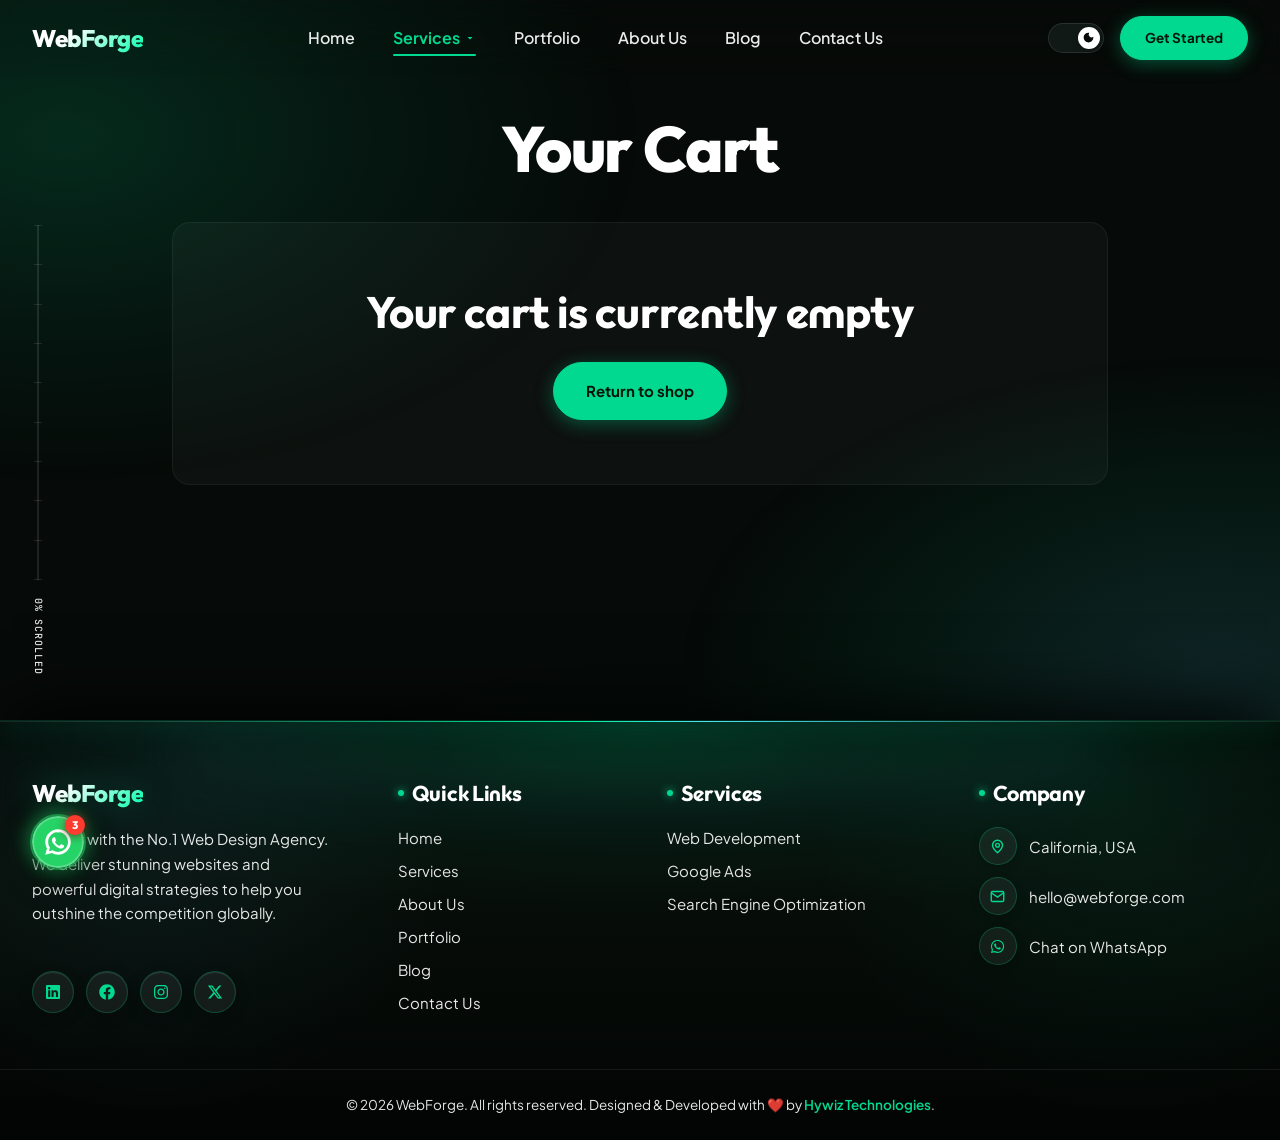
<file: cart.html>
﻿<!doctype html>
<html lang="en" data-default-theme="dark" data-theme="dark">
  <head>
    <meta charset="UTF-8" />
    <meta name="viewport" content="width=device-width, initial-scale=1.0" />
    <title>
      Leading Web Design Agency : High-Converting Websites &amp; Verified
      Commercial Growth
    </title>
    <meta
      name="description"
      content="Leading Web Design Agency specializing in custom website design, professional SEO optimization, and result-driven Google Ads campaigns. Book a discovery call today."
    />
    <meta
      name="keywords"
      content="web design agency, custom website design, SEO optimization, Google Ads, digital agency"
    />
    <meta name="robots" content="index, follow" />
    <link rel="canonical" href="https://webforge.com/" />
    <!-- Open Graph / Facebook -->
    <meta property="og:type" content="website" />
    <meta property="og:url" content="https://webforge.com/" />
    <meta
      property="og:title"
      content="Leading Web Design Agency : High-Converting Websites &amp; Verified Commercial Growth"
    />
    <meta
      property="og:description"
      content="Leading Web Design Agency specializing in custom website design, professional SEO optimization, and result-driven Google Ads campaigns."
    />
    <meta
      property="og:image"
      content="https://webforge.com/images/webagency_hero_team.jpg"
    />
    <!-- Twitter -->
    <meta property="twitter:card" content="summary_large_image" />
    <meta property="twitter:url" content="https://webforge.com/" />
    <meta
      property="twitter:title"
      content="Leading Web Design Agency : High-Converting Websites &amp; Verified Commercial Growth"
    />
    <meta
      property="twitter:description"
      content="Leading Web Design Agency specializing in custom website design, professional SEO optimization, and result-driven Google Ads campaigns."
    />
    <meta
      property="twitter:image"
      content="https://webforge.com/images/webagency_hero_team.jpg"
    />
    <link rel="icon" href="favicon.svg" type="image/svg+xml" />
    <link rel="stylesheet" href="css/style.css?v=12.1" />
    <style>
      .cart-wrap {
        width: min(92vw, 1100px);
        margin: 0 auto;
        padding-top: 0 !important;
        padding-bottom: clamp(40px, 6vw, 80px);
      }
      .cart-title {
        margin-bottom: clamp(24px, 4vw, 40px);
      }
      .cart-table-box {
        overflow-x: auto;
        -webkit-overflow-scrolling: touch;
        margin-bottom: 32px;
      }
      .cart-table {
        min-width: 600px;
      }
      @media (max-width: 768px) {
        .cart-wrap {
          width: 94vw;
        }
        .cart-coupon-box {
          flex-direction: column;
          gap: 12px;
        }
        .cart-coupon-box .btn {
          width: 100%;
        }
        .cart-totals-card {
          padding: 24px 20px;
        }
        .footer-grid-premium {
          grid-template-columns: 1fr !important;
          gap: 32px !important;
        }
        .footer-info-col {
          max-width: 100%;
        }
        .footer-bottom-premium {
          flex-direction: column;
          gap: 16px;
          text-align: center;
        }
      }
    </style>
  </head>
  <body>
    <!-- Custom reactive mouse pointer -->
    <div class="custom-cursor" id="customCursor"></div>
    <div class="custom-cursor-follower" id="customCursorFollower"></div>
    <!-- Page Loader -->
    <div class="loader">
      <svg class="mark" viewBox="0 0 40 40" fill="none">
        <circle
          cx="20"
          cy="20"
          r="18"
          stroke="var(--accent-primary)"
          stroke-width="3"
          stroke-dasharray="90 40"
        />
      </svg>
    </div>
    <div class="cursor-glow"></div>
    <aside class="sounding-line" aria-hidden="true">
      <div class="rail">
        <div class="fill"></div>
        <div class="ticks">
          <span></span><span></span><span></span><span></span><span></span
          ><span></span><span></span><span></span><span></span><span></span>
        </div>
      </div>
      <div class="reading">0% SCROLLED</div>
    </aside>
    <!-- Top bar -->
    <div class="topbar">
      <div class="wrap">
        <div class="promo">
          <span class="dot"></span> WebForge : Web Design,
          Development, SEO &amp; Google Ads
        </div>
        <div>hello@webforge.com</div>
      </div>
    </div>
    <!-- Header Navigation -->
    <header class="site-header webagency-header">
      <nav class="nav wrap webagency-nav">
        <a href="index.html" class="brand webagency-brand">WebForge</a>
        <div class="nav-links webagency-nav-links">
          <a href="index.html" class="webagency-nav-item">
            <div class="webagency-nav-item-inner">
              <span class="webagency-nav-item-icon-wrap">
                <svg viewBox="0 0 24 24" width="18" height="18" fill="none" stroke="currentColor" stroke-width="2" stroke-linecap="round" stroke-linejoin="round"><path d="m3 9 9-7 9 7v11a2 2 0 0 1-2 2H5a2 2 0 0 1-2-2z"/><polyline points="9 22 9 12 15 12 15 22"/></svg>
              </span>
              <span class="webagency-nav-item-label-inactive">Home </span>
            </div>
          </a>
          <div class="webagency-nav-item-wrapper has-dropdown">
            <a href="services.html" class="webagency-nav-item active">
              <!-- Fluid Pocket Curve Mask & Border -->
              <svg
                viewBox="0 0 100 30"
                preserveAspectRatio="none"
                class="webagency-nav-item-pocket-curve"
              >
                <path
                  d="M 0,15 L 25,15 C 35,15 38,30 50,30 C 62,30 65,15 75,15 L 100,15 L 100,0 L 0,0 Z"
                  class="curve-bg"
                />
                <path
                  d="M 0,15 L 25,15 C 35,15 38,30 50,30 C 62,30 65,15 75,15 L 100,15"
                  class="curve-border"
                />
              </svg>
              <!-- Floating Circular Active Icon -->
              <div class="webagency-nav-item-active-icon">
                <svg viewBox="0 0 24 24" width="18" height="18" fill="none" stroke="currentColor" stroke-width="2" stroke-linecap="round" stroke-linejoin="round"><rect width="7" height="7" x="3" y="3" rx="1"/><rect width="7" height="7" x="14" y="3" rx="1"/><rect width="7" height="7" x="14" y="14" rx="1"/><rect width="7" height="7" x="3" y="14" rx="1"/></svg>
              </div>
              <!-- Label text placed lower -->
              <span class="webagency-nav-item-label"
                >Services
                <svg
                  viewBox="0 0 24 24"
                  width="12"
                  height="12"
                  fill="currentColor"
                  class="u-ml-4"
                >
                  <path d="M7 10l5 5 5-5z" /></svg
              ></span>
            </a>
            <div class="webagency-dropdown-menu">
              <a href="web-development.html">Web Development</a>
              <a href="google-ads.html">Google Ads</a>
              <a href="search-engine-optimization.html"
                >Search Engine Optimization</a
              >
            </div>
          </div>
          <a href="portfolio.html" class="webagency-nav-item">
            <div class="webagency-nav-item-inner">
              <span class="webagency-nav-item-icon-wrap">
                <svg viewBox="0 0 24 24" width="18" height="18" fill="none" stroke="currentColor" stroke-width="2" stroke-linecap="round" stroke-linejoin="round"><rect width="20" height="14" x="2" y="3" rx="2"/><line x1="8" x2="16" y1="21" y2="21"/><line x1="12" x2="12" y1="17" y2="21"/></svg>
              </span>
              <span class="webagency-nav-item-label-inactive">Portfolio </span>
            </div>
          </a>
          <a href="about.html" class="webagency-nav-item">
            <div class="webagency-nav-item-inner">
              <span class="webagency-nav-item-icon-wrap">
                <svg viewBox="0 0 24 24" width="18" height="18" fill="none" stroke="currentColor" stroke-width="2" stroke-linecap="round" stroke-linejoin="round"><path d="M16 21v-2a4 4 0 0 0-4-4H6a4 4 0 0 0-4 4v2"/><circle cx="9" cy="7" r="4"/><path d="M22 21v-2a4 4 0 0 0-3-3.87"/><path d="M16 3.13a4 4 0 0 1 0 7.75"/></svg>
              </span>
              <span class="webagency-nav-item-label-inactive">About Us </span>
            </div>
          </a>
          <a href="blog.html" class="webagency-nav-item">
            <div class="webagency-nav-item-inner">
              <span class="webagency-nav-item-icon-wrap">
                <svg viewBox="0 0 24 24" width="18" height="18" fill="none" stroke="currentColor" stroke-width="2" stroke-linecap="round" stroke-linejoin="round"><path d="M14.5 2H6a2 2 0 0 0-2 2v16a2 2 0 0 0 2 2h12a2 2 0 0 0 2-2V7.5L14.5 2z"/><polyline points="14 2 14 8 20 8"/><line x1="16" x2="8" y1="13" y2="13"/><line x1="16" x2="8" y1="17" y2="17"/><line x1="10" x2="8" y1="9" y2="9"/></svg>
              </span>
              <span class="webagency-nav-item-label-inactive">Blog </span>
            </div>
          </a>
          <a href="contact.html" class="webagency-nav-item">
            <div class="webagency-nav-item-inner">
              <span class="webagency-nav-item-icon-wrap">
                <svg viewBox="0 0 24 24" width="18" height="18" fill="none" stroke="currentColor" stroke-width="2" stroke-linecap="round" stroke-linejoin="round"><rect width="20" height="16" x="2" y="4" rx="2"/><path d="m22 7-8.97 5.7a1.94 1.94 0 0 1-2.06 0L2 7"/></svg>
              </span>
              <span class="webagency-nav-item-label-inactive">Contact Us </span>
            </div>
          </a>
        </div>
        <div class="webagency-nav-right">
          <button class="theme-toggle" aria-label="Toggle theme">
            <span class="knob"
              ><svg viewBox="0 0 24 24" fill="currentColor">
                <path
                  d="M12 3a9 9 0 1 0 9 9c0-.46-.04-.92-.1-1.36a5.4 5.4 0 0 1-7.54-7.54c-.44-.06-.9-.1-1.36-.1z"
                /></svg
            ></span>
          </button>
          <a
            href="contact.html#contactSection"
            class="btn btn-primary webagency-get-started-btn"
            >Get Started</a
          >
          <button class="burger" aria-label="Open menu"><span></span></button>
        </div>
      </nav>
    </header>
    <!-- Mobile nav drawer -->
    <div class="mobile-drawer">
      <div class="mobile-drawer-header">
        <a href="index.html" class="brand webagency-brand">WebForge</a>
        <div class="mobile-drawer-actions">
          <button class="theme-toggle" aria-label="Toggle theme">
            <span class="knob"><svg viewBox="0 0 24 24" fill="currentColor">
                <path d="M12 3a9 9 0 1 0 9 9c0-.46-.04-.92-.1-1.36a5.4 5.4 0 0 1-7.54-7.54c-.44-.06-.9-.1-1.36-.1z" />
              </svg></span>
          </button>
          <button class="mobile-close" aria-label="Close menu">
            <svg viewBox="0 0 24 24" width="20" height="20" fill="none" stroke="currentColor" stroke-width="2.2" stroke-linecap="round" stroke-linejoin="round">
              <line x1="18" y1="6" x2="6" y2="18"></line>
              <line x1="6" y1="6" x2="18" y2="18"></line>
            </svg>
          </button>
        </div>
      </div>

      <div class="mobile-drawer-nav">
        <a href="index.html"><span>Home</span></a>
        <div class="mobile-drawer-accordion">
          <div class="mobile-drawer-accordion-header">
            <a href="services.html" class="drawer-nav-link">
              <span>Services</span>
            </a>
            <button type="button" class="accordion-toggle" aria-label="Toggle Services submenu" aria-expanded="false">
              <svg viewBox="0 0 24 24" width="16" height="16" fill="currentColor" class="accordion-icon">
                <path d="M7 10l5 5 5-5z" />
              </svg>
            </button>
          </div>
          <div class="accordion-content">
            <a href="web-development.html">Web Development</a>
            <a href="google-ads.html">Google Ads</a>
            <a href="search-engine-optimization.html">Search Engine Optimization</a>
          </div>
        </div>
        <a href="portfolio.html"><span>Portfolio</span></a>
        <a href="about.html"><span>About Us</span></a>
        <a href="blog.html"><span>Blog</span></a>
        <a href="contact.html"><span>Contact Us</span></a>
      </div>

      <div class="mobile-drawer-cta-wrap">
        <a href="contact.html#contactSection" class="btn btn-solid mobile-drawer-cta-btn">
          <span>Get Started</span>
          <svg viewBox="0 0 24 24" width="16" height="16" fill="none" stroke="currentColor" stroke-width="2.5" stroke-linecap="round" stroke-linejoin="round">
            <line x1="5" y1="12" x2="19" y2="12"></line>
            <polyline points="12 5 19 12 12 19"></polyline>
          </svg>
        </a>
      </div>

      <div class="mobile-drawer-footer">
        <div class="drawer-footer-contact">
          <span class="drawer-footer-lbl">Email us directly</span>
          <a href="mailto:hello@webforge.com" class="drawer-footer-email">hello@webforge.com</a>
        </div>
        <div class="drawer-footer-status">
          <span class="drawer-status-dot"></span>
          <span>Available for new projects</span>
        </div>
      </div>
    </div>
    <!-- MAIN CONTENT -->
    <main id="main-content" style="overflow: hidden">
      <!-- CART SECTION -->
      <section class="cart-section">
        <div class="wrap cart-wrap">
          <h1 class="cart-title">Your Cart</h1>
          
          <div id="empty-cart-msg" class="cart-empty-msg">
            <h2>Your cart is currently empty</h2>
            <a href="services.html" class="btn btn-primary">Return to shop</a>
          </div>

          <div id="cart-content" style="display: none;">
            <!-- Success Banner -->
            <div class="cart-banner">
              <span class="cart-banner-text"><span id="banner-product-name" class="cart-banner-product"></span> has been added to your cart</span>
              <a href="services.html" class="btn btn-solid">Continue shopping</a>
            </div>

                        <!-- Cart Table Box -->
            <div class="cart-table-box">
              <table class="cart-table">
                <thead>
                  <tr class="cart-table-head">
                    <th>Product (1)</th>
                    <th>Price</th>
                    <th>Quantity</th>
                    <th>Total</th>
                    <th style="text-align: center;">Remove</th>
                  </tr>
                </thead>
                <tbody>
                  <tr class="cart-table-row">
                    <td>
                      <div class="cart-product-cell">
                        
                        <span id="cart-item-title" class="cart-product-title"></span>
                      </div>
                    </td>
                    <td class="cart-price-cell" id="cart-item-price"></td>
                    <td>
                      <div class="cart-qty-wrap">
                        <button onclick="updateQty(-1)" class="cart-qty-btn" aria-label="Decrease quantity">-</button>
                        <input type="number" id="cart-item-qty" value="1" min="1" class="cart-qty-input" readonly />
                        <button onclick="updateQty(1)" class="cart-qty-btn" aria-label="Increase quantity">+</button>
                      </div>
                    </td>
                    <td class="cart-total-cell" id="cart-item-total"></td>
                    <td style="text-align: center;">
                      <button onclick="removeCartItem()" class="cart-remove-btn" aria-label="Remove item">✕</button>
                    </td>
                  </tr>
                </tbody>
              </table>

              <div class="cart-actions-row">
                <a href="services.html" class="btn btn-solid">Continue Shopping</a>
                <button class="btn btn-outline" style="opacity: 0.6; cursor: not-allowed;">Update Cart</button>
              </div>
            </div>

            <!-- Coupon Box -->
            <div class="cart-coupon-box">
              <input type="text" placeholder="Coupon code" class="cart-coupon-input" />
              <button class="btn btn-solid">Apply Coupon</button>
            </div>

            <!-- Cart Totals -->
            <div class="cart-totals-card">
              <h2 class="cart-totals-title">Cart Total</h2>
              <div class="cart-totals-row">
                <span>Subtotal</span>
                <span id="summary-subtotal"></span>
              </div>
              <div class="cart-totals-row final">
                <span>Total</span>
                <span id="summary-total"></span>
              </div>
              <button onclick="proceedToCheckout()" class="btn btn-solid cart-checkout-btn">Proceed to Checkout &gt;</button>
            </div>
          </div>
        </div>
      </section>

      <script>
        const products = {
          "web-basic": { title: "Starter Plan : Web Development", price: 997, image: "images/web-dev-hero.png" },
          "web-premium": { title: "Premium Plan : Web Development", price: 1497, image: "images/web-dev-hero.png" },
          "web-elite": { title: "Diamond Plan : Web Development", price: 1997, image: "images/web-dev-hero.png" },
          
          "seo-basic": { title: "Starter Plan : SEO Services", price: 697, image: "images/seo-hero.png" },
          "seo-premium": { title: "Premium Plan : SEO Services", price: 997, image: "images/seo-hero.png" },
          "seo-elite": { title: "Diamond Plan : SEO Services", price: 1497, image: "images/seo-hero.png" },
          
          "ads-basic": { title: "Starter Plan : Google Ads", price: 697, image: "images/google-ads-hero.png" },
          "ads-premium": { title: "Premium Plan : Google Ads", price: 997, image: "images/google-ads-hero.png" },
          "ads-elite": { title: "Diamond Plan : Google Ads", price: 1497, image: "images/google-ads-hero.png" }
        };

        let currentProduct = null;
        let qty = 1;

        const urlParams = new URLSearchParams(window.location.search);
        const productId = urlParams.get('id');

        const emptyMsg = document.getElementById('empty-cart-msg');
        const cartContent = document.getElementById('cart-content');

        if (productId && products[productId]) {
          currentProduct = products[productId];
          cartContent.style.display = 'block';
          
          document.getElementById('banner-product-name').innerText = '"' + currentProduct.title + '"';
          document.getElementById('cart-item-title').innerText = currentProduct.title;
          document.getElementById('cart-item-price').innerText = '$' + currentProduct.price.toLocaleString() + '.00';
          
          
          updateTotals();
        } else {
          emptyMsg.style.display = 'block';
        }

        function updateQty(change) {
          const newQty = qty + change;
          if (newQty >= 1) {
            qty = newQty;
            document.getElementById('cart-item-qty').value = qty;
            updateTotals();
          }
        }

        function updateTotals() {
          const total = currentProduct.price * qty;
          const formattedTotal = '$' + total.toLocaleString() + '.00';
          
          document.getElementById('cart-item-total').innerText = formattedTotal;
          document.getElementById('summary-subtotal').innerText = formattedTotal;
          document.getElementById('summary-total').innerText = formattedTotal;
        }

        function removeCartItem() {
          cartContent.style.display = 'none';
          emptyMsg.style.display = 'block';
        }

        function proceedToCheckout() {
          alert('Redirecting to secure checkout for ' + currentProduct.title + ' (Total: $' + (currentProduct.price * qty).toLocaleString() + ')');
        }
      </script>

    </main>

        <!-- FOOTER -->
    <footer class="site-footer-premium" id="footer">
      <div class="wrap footer-grid-premium">
        <!-- Column 1: Info & Socials -->
        <div class="footer-info-col">
          <a href="index.html" class="brand-logo-white">WebForge</a>
          <p>
            Partner with the No.1 Web Design Agency. We deliver stunning websites and powerful digital strategies to help you outshine the competition globally.
          </p>
          <!-- Socials row -->
          <div class="footer-socials-row">
            <a
              href="https://linkedin.com"
              class="footer-social-btn"
              aria-label="LinkedIn"
              target="_blank"
              rel="nofollow"
            >
              <svg
                aria-hidden="true"
                width="16"
                height="16"
                fill="currentColor"
                viewBox="0 0 448 512"
                xmlns="http://www.w3.org/2000/svg"
              >
                <path
                  d="M416 32H31.9C14.3 32 0 46.5 0 64.3v383.4C0 465.5 14.3 480 31.9 480H416c17.6 0 32-14.5 32-32.3V64.3c0-17.8-14.4-32.3-32-32.3zM135.4 416H69V202.2h66.5V416zm-33.2-243c-21.3 0-38.5-17.3-38.5-38.5S80.9 96 102.2 96c21.2 0 38.5 17.3 38.5 38.5 0 21.3-17.2 38.5-38.5 38.5zm282.1 243h-66.4V312c0-24.8-.5-56.7-34.5-56.7-34.6 0-39.9 27-39.9 54.9V416h-66.4V202.2h63.7v29.2h.9c8.9-16.8 30.6-34.5 62.9-34.5 67.2 0 79.7 44.3 79.7 101.9V416z"
                ></path>
              </svg>
            </a>
            <a
              href="https://facebook.com"
              class="footer-social-btn"
              aria-label="Facebook"
              target="_blank"
              rel="nofollow"
            >
              <svg
                aria-hidden="true"
                width="16"
                height="16"
                fill="currentColor"
                viewBox="0 0 512 512"
                xmlns="http://www.w3.org/2000/svg"
              >
                <path
                  d="M504 256C504 119 393 8 256 8S8 119 8 256c0 123.78 90.69 226.38 209.25 245V327.69h-63V256h63v-54.64c0-62.15 37-96.48 93.67-96.48 27.14 0 55.52 4.84 55.52 4.84v61h-31.28c-30.8 0-40.41 19.12-40.41 38.73V256h68.78l-11 71.69h-57.78V501C413.31 482.38 504 379.78 504 256z"
                ></path>
              </svg>
            </a>
            <a
              href="https://instagram.com"
              class="footer-social-btn"
              aria-label="Instagram"
              target="_blank"
              rel="nofollow"
            >
              <svg
                aria-hidden="true"
                width="16"
                height="16"
                fill="currentColor"
                viewBox="0 0 448 512"
                xmlns="http://www.w3.org/2000/svg"
              >
                <path
                  d="M224.1 141c-63.6 0-114.9 51.3-114.9 114.9s51.3 114.9 114.9 114.9S339 319.5 339 255.9 287.7 141 224.1 141zm0 189.6c-41.1 0-74.7-33.5-74.7-74.7s33.5-74.7 74.7-74.7 74.7 33.5 74.7 74.7-33.6 74.7-74.7 74.7zm146.4-194.3c0 14.9-12 26.8-26.8 26.8-14.9 0-26.8-12-26.8-26.8s12-26.8 26.8-26.8 26.8 12 26.8 26.8zm76.1 27.2c-1.7-35.9-9.9-67.7-36.2-93.9-26.2-26.2-58-34.4-93.9-36.2-37-2.1-147.9-2.1-184.9 0-35.8 1.7-67.6 9.9-93.9 36.1s-34.4 58-36.2 93.9c-2.1 37-2.1 147.9 0 184.9 1.7 35.9 9.9 67.7 36.2 93.9s58 34.4 93.9 36.2c37 2.1 147.9 2.1 184.9 0 35.9-1.7 67.7-9.9 93.9-36.2 26.2-26.2 34.4-58 36.2-93.9 2.1-37 2.1-147.8 0-184.8zM398.8 388c-7.8 19.6-22.9 34.7-42.6 42.6-29.5 11.7-99.5 9-132.1 9s-102.7 2.6-132.1-9c-19.6-7.8-34.7-22.9-42.6-42.6-11.7-29.5-9-99.5-9-132.1s-2.6-102.7 9-132.1c7.8-19.6 22.9-34.7 42.6-42.6 29.5-11.7 99.5-9 132.1-9s102.7-2.6 132.1 9c19.6 7.8 34.7 22.9 42.6 42.6 11.7 29.5 9 99.5 9 132.1s2.7 102.7-9 132.1z"
                ></path>
              </svg>
            </a>
            <a
              href="https://x.com"
              class="footer-social-btn"
              aria-label="Twitter / X"
              target="_blank"
              rel="nofollow"
            >
              <svg
                aria-hidden="true"
                width="16"
                height="16"
                fill="currentColor"
                viewBox="0 0 512 512"
                xmlns="http://www.w3.org/2000/svg"
              >
                <path
                  d="M389.2 48h70.6L305.6 224.2 487 464H345L233.7 318.6 106.5 464H35.8L200.7 275.5 26.8 48H172.4L272.9 180.9 389.2 48zM364.4 421.8h39.1L151.1 88h-42L364.4 421.8z"
                ></path>
              </svg>
            </a>
          </div>
        </div>
        <!-- Column 2: Quick Links -->
        <div class="footer-links-col">
          <h3>Quick Links</h3>
          <div class="footer-links-list">
            <a href="index.html">Home</a>
            <a href="services.html">Services</a>
            <a href="about.html">About Us</a>
            <a href="portfolio.html">Portfolio</a>
            <a href="blog.html">Blog</a>
            <a href="contact.html">Contact Us</a>
          </div>
        </div>
        <!-- Column 3: Services -->
        <div class="footer-links-col">
          <h3>Services</h3>
          <div class="footer-links-list">
            <a href="web-development.html">Web Development</a>
            <a href="google-ads.html">Google Ads</a>
            <a href="search-engine-optimization.html"
              >Search Engine Optimization</a
            >
          </div>
        </div>
        <!-- Column 4: Company Details -->
        <div class="footer-links-col">
          <h3>Company</h3>
          <div class="footer-links-list">
            <div class="footer-contact-item no-hover">
              <span class="footer-icon-btn" aria-hidden="true">
                <svg
                  width="15"
                  height="15"
                  viewBox="0 0 24 24"
                  fill="none"
                  stroke="currentColor"
                  stroke-width="2.2"
                >
                  <path
                    d="M12 2a8 8 0 0 0-8 8c0 5.25 8 12 8 12s8-6.75 8-12a8 8 0 0 0-8-8z"
                  />
                  <circle cx="12" cy="10" r="3" />
                </svg>
              </span>
              <span class="footer-contact-text">California, USA</span>
            </div>
            <div class="footer-contact-item hoverable">
              <a
                href="mailto:hello@webforge.com"
                class="footer-icon-btn"
                aria-label="Email us"
              >
                <svg
                  width="15"
                  height="15"
                  viewBox="0 0 24 24"
                  fill="none"
                  stroke="currentColor"
                  stroke-width="2.2"
                >
                  <path
                    d="M4 4h16c1.1 0 2 .9 2 2v12c0 1.1-.9 2-2 2H4c-1.1 0-2-.9-2-2V6c0-1.1.9-2 2-2z"
                  />
                  <polyline points="22,6 12,13 2,6" />
                </svg>
              </a>
              <a href="mailto:hello@webforge.com" class="footer-contact-text"
                >hello@webforge.com</a
              >
            </div>
            <div class="footer-contact-item hoverable">
              <a
                href="https://wa.me/923143110259"
                class="footer-icon-btn"
                aria-label="Chat on WhatsApp"
                target="_blank"
                rel="noopener noreferrer"
              >
                <svg
                  width="15"
                  height="15"
                  fill="currentColor"
                  viewBox="0 0 448 512"
                  xmlns="http://www.w3.org/2000/svg"
                >
                  <path
                    d="M380.9 97.1C339 55.1 283.2 32 223.9 32c-122.4 0-222 99.6-222 222 0 39.1 10.2 77.3 29.6 111L0 480l117.7-30.9c32.4 17.7 68.9 27 106.1 27h.1c122.3 0 224.1-99.6 224.1-222 0-59.3-25.2-115-67.1-157zm-157 341.6c-33.2 0-65.7-8.9-94-25.7l-6.7-4-69.8 18.3L72 359.2l-4.4-7c-18.5-29.4-28.2-63.3-28.2-98.2 0-101.7 82.8-184.5 184.6-184.5 49.3 0 95.6 19.2 130.4 54.1 34.8 34.9 56.2 81.2 56.1 130.5 0 101.8-84.9 184.6-186.6 184.6zm101.2-138.2c-5.5-2.8-32.8-16.2-37.9-18-5.1-1.9-8.8-2.8-12.5 2.8-3.7 5.6-14.3 18-17.6 21.8-3.2 3.7-6.5 4.2-12 1.4-32.6-16.3-54-29.1-75.5-66-5.7-9.8 5.7-9.1 16.3-30.3 1.8-3.7.9-6.9-.5-9.7-1.4-2.8-12.5-30.1-17.1-41.2-4.5-10.8-9.1-9.3-12.5-9.5-3.2-.2-6.9-.2-10.6-.2-3.7 0-9.7 1.4-14.8 6.9-5.1 5.6-19.4 19-19.4 46.3 0 27.3 19.9 53.7 22.6 57.4 2.8 3.7 39.1 59.7 94.8 83.8 35.2 15.2 49 16.5 66.6 13.9 10.7-1.6 32.8-13.4 37.4-26.4 4.6-13 4.6-24.1 3.2-26.4-1.3-2.5-5-3.9-10.5-6.6z"
                  ></path>
                </svg>
              </a>
              <a
                href="https://wa.me/923143110259"
                class="footer-contact-text"
                target="_blank"
                rel="noopener noreferrer"
                >Chat on WhatsApp</a
              >
            </div>
          </div>
        </div>
      </div>
      <!-- Footer Copyright bottom -->
      <div class="wrap footer-bottom-premium">
        <span
          >© 2026 WebForge. All rights reserved. Designed &amp; Developed with
          ❤️ by
          <a
            href="https://hywiz.com/"
            target="_blank"
            rel="noopener noreferrer"
            class="footer-credit-link"
            >Hywiz Technologies</a
          >.</span
        >
      </div>
    </footer>
    <script src="js/main.js?v=12.1"></script>

    <div class="floating-quick-actions" aria-label="Quick Contact Actions">
      <!-- WhatsApp Live Chat -->
      <a href="https://wa.me/923143110259" target="_blank" rel="noopener noreferrer" class="floating-btn floating-btn-whatsapp" aria-label="Chat with us on WhatsApp">
        <span class="floating-btn-badge" aria-label="3 unread messages">3</span>
        <div class="floating-btn-pulse"></div>
        <div class="floating-btn-inner">
          <svg class="floating-btn-icon" viewBox="0 0 24 24" fill="none">
            <path fill-rule="evenodd" clip-rule="evenodd" d="M12.031 3C7.07 3 3.048 7.021 3.047 11.983c0 1.586.415 3.133 1.203 4.498L3 21l4.63-1.215a8.93 8.93 0 0 0 4.401 1.157h.004c4.961 0 8.983-4.022 8.984-8.984 0-2.4-.934-4.658-2.634-6.357A8.93 8.93 0 0 0 12.031 3zm0 1.957c3.873 0 7.027 3.153 7.028 7.026 0 1.876-.73 3.64-2.057 4.966a6.974 6.974 0 0 1-4.971 2.06h-.004a6.98 6.98 0 0 1-3.559-.971l-.255-.152-2.645.694.706-2.578-.166-.264a6.97 6.97 0 0 1-1.07-3.755c0-3.873 3.154-7.026 7.028-7.026zm3.844 9.385c-.211-.106-1.247-.616-1.44-.686-.194-.07-.335-.106-.476.106-.14.211-.546.686-.67.827-.123.14-.247.158-.458.053-.211-.106-.89-.328-1.696-1.047a6.29 6.29 0 0 1-1.173-1.458c-.123-.211-.013-.325.092-.43.095-.096.211-.247.317-.37.106-.124.141-.212.211-.353.07-.141.035-.265-.018-.37-.053-.106-.476-1.147-.652-1.57-.172-.413-.347-.357-.476-.364-.124-.006-.265-.007-.406-.007-.141 0-.37.053-.564.265-.194.211-.741.724-.741 1.766 0 1.041.758 2.048.864 2.189.106.141 1.492 2.278 3.614 3.195.505.218.899.348 1.206.446.507.161.968.138 1.333.084.407-.061 1.247-.51 1.423-1.004.176-.494.176-.917.123-1.006-.053-.088-.194-.141-.405-.247z" fill="#ffffff"/>
          </svg>
          <span class="floating-btn-tooltip">Chat on WhatsApp</span>
        </div>
      </a>
    </div>
  </body>
</html>
</file>
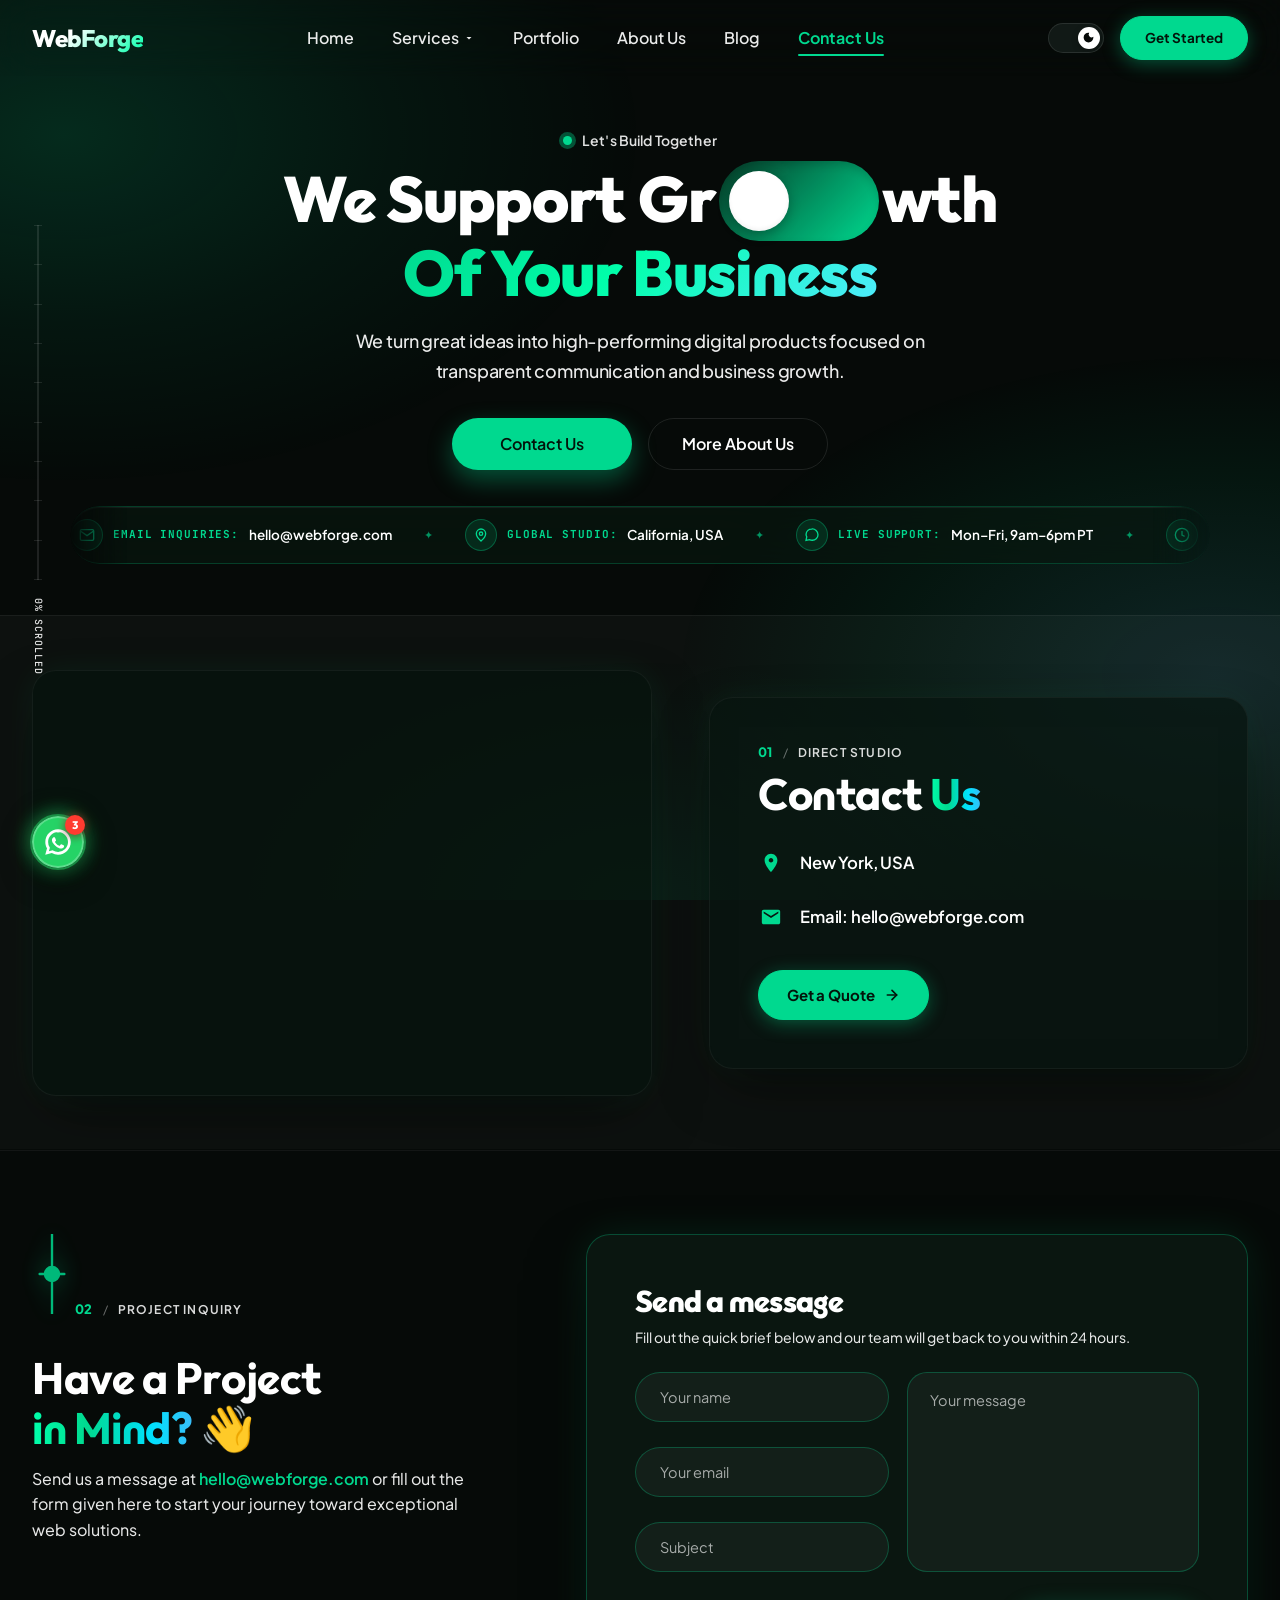
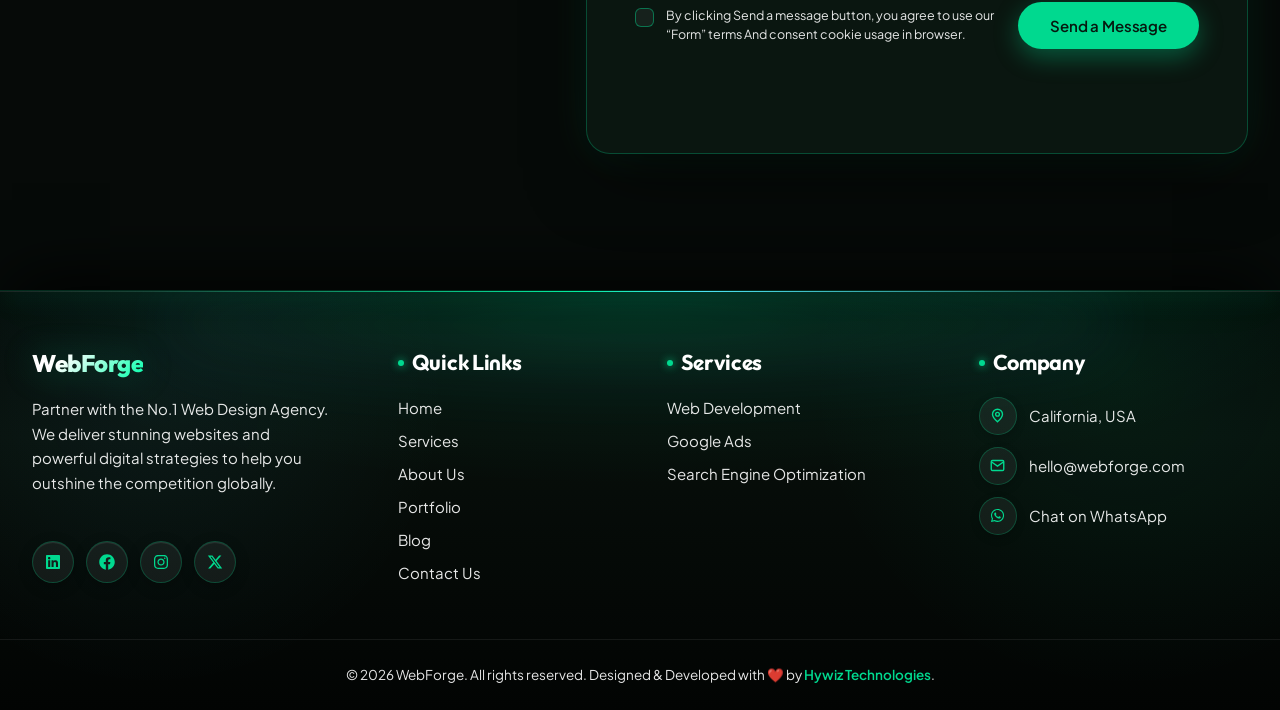
<file: contact.html>
<!doctype html>
<html lang="en" data-default-theme="dark" data-theme="dark">
  <head>
    <script>
      (function () {
        try {
          var t = localStorage.getItem('webagency-theme');
          if (t) document.documentElement.setAttribute('data-theme', t);
        } catch (e) {}
      })();
    </script>
    <meta charset="UTF-8" />
    <meta name="viewport" content="width=device-width, initial-scale=1.0" />
    <title>Contact Us | WebForge</title>
    <link rel="icon" href="favicon.svg" type="image/svg+xml" />
    <link rel="preconnect" href="https://fonts.googleapis.com" />
    <link rel="preconnect" href="https://fonts.gstatic.com" crossorigin />
    <link
      href="https://fonts.googleapis.com/css2?family=Outfit:wght@300;400;500;600;700;800;900&family=Plus+Jakarta+Sans:ital,wght@0,200..800;1,200..800&family=JetBrains+Mono:ital,wght@0,100..800;1,100..800&display=swap"
      rel="stylesheet"
    />
    <link rel="stylesheet" href="css/style.css?v=12.1" />
  </head>
  <body>
    <!-- Custom reactive mouse pointer -->
    <div class="custom-cursor" id="customCursor"></div>
    <div class="custom-cursor-follower" id="customCursorFollower"></div>
    <!-- Page Loader -->
    <div class="loader">
      <svg class="mark" viewBox="0 0 40 40" fill="none">
        <circle
          cx="20"
          cy="20"
          r="18"
          stroke="var(--accent-primary)"
          stroke-width="3"
          stroke-dasharray="90 40"
        />
      </svg>
    </div>
    <div class="cursor-glow"></div>
    <aside class="sounding-line" aria-hidden="true">
      <div class="rail">
        <div class="fill"></div>
        <div class="ticks">
          <span></span><span></span><span></span><span></span><span></span
          ><span></span><span></span><span></span><span></span><span></span>
        </div>
      </div>
      <div class="reading">0% SCROLLED</div>
    </aside>
    <!-- Top Notification Bar -->
    <div class="topbar">
      <div class="wrap">
        <div class="promo">
          <span class="dot"></span> WebForge : Web Design,
          Development, SEO &amp; Google Ads
        </div>
        <div>hello@webforge.com</div>
      </div>
    </div>
    <!-- Header Navigation -->
    <header class="site-header webagency-header">
      <nav class="nav wrap webagency-nav">
        <a href="index.html" class="brand webagency-brand">WebForge</a>
        <div class="nav-links webagency-nav-links">
          <a href="index.html" class="webagency-nav-item">
            <div class="webagency-nav-item-inner">
              <span class="webagency-nav-item-icon-wrap">
                <svg viewBox="0 0 24 24" width="18" height="18" fill="none" stroke="currentColor" stroke-width="2" stroke-linecap="round" stroke-linejoin="round"><path d="m3 9 9-7 9 7v11a2 2 0 0 1-2 2H5a2 2 0 0 1-2-2z"/><polyline points="9 22 9 12 15 12 15 22"/></svg>
              </span>
              <span class="webagency-nav-item-label-inactive">Home </span>
            </div>
          </a>
          <div class="webagency-nav-item-wrapper has-dropdown">
            <a href="services.html" class="webagency-nav-item">
              <div class="webagency-nav-item-inner">
                <span class="webagency-nav-item-icon-wrap">
                  <svg viewBox="0 0 24 24" width="18" height="18" fill="none" stroke="currentColor" stroke-width="2" stroke-linecap="round" stroke-linejoin="round"><rect width="7" height="7" x="3" y="3" rx="1"/><rect width="7" height="7" x="14" y="3" rx="1"/><rect width="7" height="7" x="14" y="14" rx="1"/><rect width="7" height="7" x="3" y="14" rx="1"/></svg>
                </span>
                <span class="webagency-nav-item-label-inactive"
                  >Services
                  <svg
                    viewBox="0 0 24 24"
                    width="12"
                    height="12"
                    fill="currentColor"
                    class="u-ml-4"
                  >
                    <path d="M7 10l5 5 5-5z" /></svg
                ></span>
              </div>
            </a>
            <div class="webagency-dropdown-menu">
              <a href="web-development.html">Web Development</a>
              <a href="google-ads.html">Google Ads</a>
              <a href="search-engine-optimization.html"
                >Search Engine Optimization</a
              >
            </div>
          </div>
          <a href="portfolio.html" class="webagency-nav-item">
            <div class="webagency-nav-item-inner">
              <span class="webagency-nav-item-icon-wrap">
                <svg viewBox="0 0 24 24" width="18" height="18" fill="none" stroke="currentColor" stroke-width="2" stroke-linecap="round" stroke-linejoin="round"><rect width="20" height="14" x="2" y="3" rx="2"/><line x1="8" x2="16" y1="21" y2="21"/><line x1="12" x2="12" y1="17" y2="21"/></svg>
              </span>
              <span class="webagency-nav-item-label-inactive">Portfolio </span>
            </div>
          </a>
          <a href="about.html" class="webagency-nav-item">
            <div class="webagency-nav-item-inner">
              <span class="webagency-nav-item-icon-wrap">
                <svg viewBox="0 0 24 24" width="18" height="18" fill="none" stroke="currentColor" stroke-width="2" stroke-linecap="round" stroke-linejoin="round"><path d="M16 21v-2a4 4 0 0 0-4-4H6a4 4 0 0 0-4 4v2"/><circle cx="9" cy="7" r="4"/><path d="M22 21v-2a4 4 0 0 0-3-3.87"/><path d="M16 3.13a4 4 0 0 1 0 7.75"/></svg>
              </span>
              <span class="webagency-nav-item-label-inactive">About Us </span>
            </div>
          </a>
          <a href="blog.html" class="webagency-nav-item">
            <div class="webagency-nav-item-inner">
              <span class="webagency-nav-item-icon-wrap">
                <svg viewBox="0 0 24 24" width="18" height="18" fill="none" stroke="currentColor" stroke-width="2" stroke-linecap="round" stroke-linejoin="round"><path d="M14.5 2H6a2 2 0 0 0-2 2v16a2 2 0 0 0 2 2h12a2 2 0 0 0 2-2V7.5L14.5 2z"/><polyline points="14 2 14 8 20 8"/><line x1="16" x2="8" y1="13" y2="13"/><line x1="16" x2="8" y1="17" y2="17"/><line x1="10" x2="8" y1="9" y2="9"/></svg>
              </span>
              <span class="webagency-nav-item-label-inactive">Blog </span>
            </div>
          </a>
          <a href="contact.html" class="webagency-nav-item active">
            <!-- Fluid Pocket Curve Mask & Border -->
            <svg
              viewBox="0 0 100 30"
              preserveAspectRatio="none"
              class="webagency-nav-item-pocket-curve"
            >
              <path
                d="M 0,15 L 25,15 C 35,15 38,30 50,30 C 62,30 65,15 75,15 L 100,15 L 100,0 L 0,0 Z"
                class="curve-bg"
              />
              <path
                d="M 0,15 L 25,15 C 35,15 38,30 50,30 C 62,30 65,15 75,15 L 100,15"
                class="curve-border"
              />
            </svg>
            <!-- Floating Circular Active Icon -->
            <div class="webagency-nav-item-active-icon">
              <svg viewBox="0 0 24 24" width="18" height="18" fill="none" stroke="currentColor" stroke-width="2" stroke-linecap="round" stroke-linejoin="round"><rect width="20" height="16" x="2" y="4" rx="2"/><path d="m22 7-8.97 5.7a1.94 1.94 0 0 1-2.06 0L2 7"/></svg>
            </div>
            <!-- Label text placed lower -->
            <span class="webagency-nav-item-label">Contact Us </span>
          </a>
        </div>
        <div class="webagency-nav-right">
          <button class="theme-toggle" aria-label="Toggle theme">
            <span class="knob"
              ><svg viewBox="0 0 24 24" fill="currentColor">
                <path
                  d="M12 3a9 9 0 1 0 9 9c0-.46-.04-.92-.1-1.36a5.4 5.4 0 0 1-7.54-7.54c-.44-.06-.9-.1-1.36-.1z"
                /></svg
            ></span>
          </button>
          <a
            href="#contactSection"
            class="btn btn-primary webagency-get-started-btn"
            >Get Started</a
          >
          <button class="burger" aria-label="Open menu"><span></span></button>
        </div>
      </nav>
    </header>
    <div class="mobile-drawer">
      <div class="mobile-drawer-header">
        <a href="index.html" class="brand webagency-brand">WebForge</a>
        <div class="mobile-drawer-actions">
          <button class="theme-toggle" aria-label="Toggle theme">
            <span class="knob"><svg viewBox="0 0 24 24" fill="currentColor">
                <path d="M12 3a9 9 0 1 0 9 9c0-.46-.04-.92-.1-1.36a5.4 5.4 0 0 1-7.54-7.54c-.44-.06-.9-.1-1.36-.1z" />
              </svg></span>
          </button>
          <button class="mobile-close" aria-label="Close menu">
            <svg viewBox="0 0 24 24" width="20" height="20" fill="none" stroke="currentColor" stroke-width="2.2" stroke-linecap="round" stroke-linejoin="round">
              <line x1="18" y1="6" x2="6" y2="18"></line>
              <line x1="6" y1="6" x2="18" y2="18"></line>
            </svg>
          </button>
        </div>
      </div>

      <div class="mobile-drawer-nav">
        <a href="index.html"><span>Home</span></a>
        <div class="mobile-drawer-accordion">
          <div class="mobile-drawer-accordion-header">
            <a href="services.html" class="drawer-nav-link">
              <span>Services</span>
            </a>
            <button type="button" class="accordion-toggle" aria-label="Toggle Services submenu" aria-expanded="false">
              <svg viewBox="0 0 24 24" width="16" height="16" fill="currentColor" class="accordion-icon">
                <path d="M7 10l5 5 5-5z" />
              </svg>
            </button>
          </div>
          <div class="accordion-content">
            <a href="web-development.html">Web Development</a>
            <a href="google-ads.html">Google Ads</a>
            <a href="search-engine-optimization.html">Search Engine Optimization</a>
          </div>
        </div>
        <a href="portfolio.html"><span>Portfolio</span></a>
        <a href="about.html"><span>About Us</span></a>
        <a href="blog.html"><span>Blog</span></a>
        <a href="contact.html" class="active">
          <span>Contact Us</span>
          <span class="drawer-active-indicator"></span>
        </a>
      </div>

      <div class="mobile-drawer-cta-wrap">
        <a href="#contactSection" class="btn btn-solid mobile-drawer-cta-btn">
          <span>Get Started</span>
          <svg viewBox="0 0 24 24" width="16" height="16" fill="none" stroke="currentColor" stroke-width="2.5" stroke-linecap="round" stroke-linejoin="round">
            <line x1="5" y1="12" x2="19" y2="12"></line>
            <polyline points="12 5 19 12 12 19"></polyline>
          </svg>
        </a>
      </div>

      <div class="mobile-drawer-footer">
        <div class="drawer-footer-contact">
          <span class="drawer-footer-lbl">Email us directly</span>
          <a href="mailto:hello@webforge.com" class="drawer-footer-email">hello@webforge.com</a>
        </div>
        <div class="drawer-footer-status">
          <span class="drawer-status-dot"></span>
          <span>Available for new projects</span>
        </div>
      </div>
    </div>
    <style>
      /* Contact hero layout matching Home Page Design System */
      .contact-hero-wrapper {
        position: relative;
        width: 100%;
        padding-top: clamp(118px, 10vw, 142px);
        padding-bottom: clamp(40px, 4vw, 60px);
        text-align: center;
        overflow: visible;
        background: transparent !important;
      }
      .contact-hero-title {
        color: var(--fg) !important;
        margin-bottom: 24px !important;
        display: flex !important;
        flex-direction: column !important;
        align-items: center !important;
        justify-content: center !important;
        gap: 12px !important;
        text-align: center !important;
        width: 100% !important;
        text-wrap: balance !important;
      }
      .contact-hero-row {
        display: flex !important;
        align-items: center !important;
        justify-content: center !important;
        gap: 14px !important;
        width: 100% !important;
        white-space: nowrap;
      }
      .contact-hero-accent,
      .contact-hero-row em {
        font-style: normal;
        background: linear-gradient(135deg, #00d98f 0%, #00ffaa 45%, #4febfd 100%) !important;
        -webkit-background-clip: text !important;
        -webkit-text-fill-color: transparent !important;
        display: inline-block;
      }
      html:not([data-theme="dark"]) .contact-hero-accent,
      [data-theme='light'] .contact-hero-accent,
      html:not([data-theme="dark"]) .contact-hero-row em,
      [data-theme='light'] .contact-hero-row em {
        background: linear-gradient(135deg, #008f58 0%, #00b374 50%, #0284c7 100%) !important;
        -webkit-background-clip: text !important;
        -webkit-text-fill-color: transparent !important;
      }
      .title-icon-btn {
        display: inline-flex;
        align-items: center;
        justify-content: center;
        width: clamp(32px, 5vw, 56px);
        height: clamp(32px, 5vw, 56px);
        border-radius: 50%;
        background: var(--accent-primary);
        color: #03140a;
        font-size: clamp(16px, 2.5vw, 22px);
        box-shadow: 0 10px 20px rgba(0, 217, 143, 0.35);
        transform: translateY(-2px);
      }
      .title-toggle-switch {
        display: inline-flex;
        align-items: center;
        width: clamp(90px, 14vw, 160px);
        height: clamp(45px, 7vw, 80px);
        background: linear-gradient(
          135deg,
          rgba(0, 217, 143, 0.25),
          var(--accent-primary)
        );
        border-radius: 999px;
        padding: clamp(4px, 1vw, 10px);
        box-shadow: inset 0 4px 8px rgba(0, 0, 0, 0.15);
        position: relative;
        transform: translateY(2px);
      }
      .hero-growth-inline {
        display: inline-flex;
        align-items: center;
        gap: 3px !important;
      }
      .hero-growth-inline .title-toggle-switch {
        margin: 0 !important;
      }
      .title-toggle-knob {
        width: clamp(36px, 5.5vw, 60px);
        height: clamp(36px, 5.5vw, 60px);
        background: #fff;
        border-radius: 50%;
        box-shadow:
          0 4px 12px rgba(0, 0, 0, 0.25),
          inset 0 -2px 4px rgba(0, 0, 0, 0.05);
      }
      .title-cursor-icon {
        width: clamp(32px, 5vw, 56px);
        height: auto;
        color: var(--fg);
        transform: rotate(-15deg);
      }
      .contact-hero-desc {
        font-family: var(--font-body) !important;
        font-size: clamp(0.98rem, 1.6vw, 1.12rem) !important;
        color: rgba(255, 255, 255, 0.92) !important;
        font-weight: 500 !important;
        max-width: 980px !important;
        width: 100% !important;
        margin: 0 auto 32px auto !important;
        line-height: 1.68 !important;
        text-align: center !important;
        letter-spacing: -0.01em;
      }
      html:not([data-theme="dark"]) .contact-hero-desc,
      [data-theme='light'] .contact-hero-desc {
        color: #1a2e22 !important;
        font-weight: 500 !important;
      }
      .contact-hero-actions {
        display: flex;
        align-items: center;
        justify-content: center;
        gap: 16px;
        flex-wrap: wrap;
        margin-bottom: 24px;
      }
      .contact-hero-cta {
        display: inline-flex;
        align-items: center;
        justify-content: center;
        gap: 8px;
        background: var(--accent-primary) !important;
        color: #03140a !important;
        font-family: var(--font-body) !important;
        font-weight: 600 !important;
        font-size: 1rem !important;
        min-width: 180px !important;
        height: 52px !important;
        padding: 0 28px !important;
        border-radius: 999px !important;
        border: 1.5px solid transparent !important;
        box-sizing: border-box !important;
        text-decoration: none !important;
        box-shadow: 0 10px 25px rgba(0, 217, 143, 0.35) !important;
        transition: all 0.3s cubic-bezier(0.16, 1, 0.3, 1) !important;
        white-space: nowrap !important;
        text-align: center !important;
      }
      .contact-hero-cta:hover {
        background: #00ffaa !important;
        transform: translateY(-2px) scale(1.02) !important;
        box-shadow: 0 14px 30px rgba(0, 217, 143, 0.5) !important;
        color: #03140a !important;
      }
      .contact-hero-link-btn {
        display: inline-flex;
        align-items: center;
        justify-content: center;
        font-family: var(--font-body) !important;
        font-size: 1rem !important;
        font-weight: 600 !important;
        color: var(--fg) !important;
        min-width: 180px !important;
        height: 52px !important;
        padding: 0 28px !important;
        border-radius: 999px !important;
        border: 1.5px solid var(--border-strong) !important;
        background: transparent !important;
        box-sizing: border-box !important;
        text-decoration: none !important;
        transition: all 0.25s ease !important;
        white-space: nowrap !important;
        text-align: center !important;
      }
      .contact-hero-link-btn:hover {
        border-color: var(--accent-primary) !important;
        color: var(--accent-primary) !important;
        background: rgba(0, 217, 143, 0.08) !important;
        transform: translateY(-2px);
      }
      @media (max-width: 480px) {
        .contact-hero-actions {
          gap: 12px;
        }
        .contact-hero-cta,
        .contact-hero-link-btn {
          min-width: 140px !important;
          font-size: 14.5px !important;
          height: 48px !important;
          padding: 0 18px !important;
        }
      }

      /* Contact Info Horizontal Scrolling Ticker Bar */
      .contact-info-ticker-wrap {
        width: 100% !important;
        max-width: 1140px !important;
        margin: 36px auto 0 auto !important;
        overflow: hidden !important;
        position: relative !important;
        padding: 12px 0 !important;
        border-radius: 999px !important;
        background: rgba(255, 255, 255, 0.03) !important;
        border: 1.5px solid rgba(0, 217, 143, 0.24) !important;
        box-shadow: 0 14px 35px -10px rgba(0, 0, 0, 0.45), inset 0 1px 1px rgba(255, 255, 255, 0.08) !important;
        backdrop-filter: blur(20px) !important;
        -webkit-backdrop-filter: blur(20px) !important;
        mask-image: linear-gradient(to right, transparent 0%, black 5%, black 95%, transparent 100%) !important;
        -webkit-mask-image: linear-gradient(to right, transparent 0%, black 5%, black 95%, transparent 100%) !important;
      }

      html:not([data-theme="dark"]) .contact-info-ticker-wrap,
      [data-theme='light'] .contact-info-ticker-wrap {
        background: rgba(255, 255, 255, 0.85) !important;
        border: 1.5px solid rgba(0, 168, 107, 0.25) !important;
        box-shadow: 0 10px 30px -10px rgba(0, 30, 15, 0.08), inset 0 1px 2px rgba(255, 255, 255, 0.9) !important;
      }

      html[data-theme="dark"] .contact-info-ticker-wrap {
        background: rgba(8, 24, 16, 0.65) !important;
        border: 1.5px solid rgba(0, 217, 143, 0.22) !important;
      }

      .contact-info-ticker-track {
        display: flex !important;
        flex-direction: row !important;
        flex-wrap: nowrap !important;
        align-items: center !important;
        width: max-content !important;
        gap: 32px !important;
        animation: contactTickerScroll 24s linear infinite !important;
      }

      .contact-info-ticker-wrap:hover .contact-info-ticker-track {
        animation-play-state: paused !important;
      }

      .ticker-item {
        display: inline-flex !important;
        flex-direction: row !important;
        flex-wrap: nowrap !important;
        align-items: center !important;
        gap: 10px !important;
        text-decoration: none !important;
        color: var(--fg) !important;
        white-space: nowrap !important;
        font-family: var(--font-body) !important;
        font-size: 13.5px !important;
        flex-shrink: 0 !important;
        transition: transform 0.25s ease, color 0.25s ease !important;
      }

      .ticker-item:hover {
        color: var(--accent-primary) !important;
        transform: translateY(-1px) !important;
      }

      .ticker-icon {
        display: inline-flex !important;
        align-items: center !important;
        justify-content: center !important;
        width: 32px !important;
        height: 32px !important;
        min-width: 32px !important;
        max-width: 32px !important;
        min-height: 32px !important;
        max-height: 32px !important;
        border-radius: 50% !important;
        background: rgba(0, 217, 143, 0.12) !important;
        border: 1px solid rgba(0, 217, 143, 0.3) !important;
        color: var(--accent-primary) !important;
        flex-shrink: 0 !important;
      }

      .ticker-icon svg {
        width: 16px !important;
        height: 16px !important;
        max-width: 16px !important;
        max-height: 16px !important;
        flex-shrink: 0 !important;
        display: block !important;
      }

      .ticker-label {
        font-family: var(--font-mono) !important;
        font-size: 11px !important;
        font-weight: 700 !important;
        text-transform: uppercase !important;
        letter-spacing: 0.08em !important;
        color: var(--accent-primary) !important;
      }

      .ticker-val {
        font-weight: 600 !important;
        color: var(--fg) !important;
      }

      .ticker-dot {
        color: var(--accent-primary) !important;
        font-size: 11px !important;
        opacity: 0.65 !important;
        user-select: none !important;
      }

      @keyframes contactTickerScroll {
        0% { transform: translateX(0); }
        100% { transform: translateX(-50%); }
      }

      @media (max-width: 768px) {
        .contact-hero-wrapper {
          padding-top: 110px;
          padding-bottom: 32px;
        }
        .contact-hero-row {
          white-space: nowrap !important;
          flex-wrap: nowrap !important;
          justify-content: center;
          gap: clamp(6px, 1.8vw, 10px);
        }
        .title-toggle-switch {
          width: clamp(55px, 12vw, 90px);
          height: clamp(28px, 6vw, 45px);
          padding: 3px;
        }
        .title-toggle-knob {
          width: clamp(22px, 5vw, 36px);
          height: clamp(22px, 5vw, 36px);
        }
        .contact-hero-title {
          gap: 6px;
        }
        .contact-info-ticker-wrap {
          margin-top: 24px !important;
          border-radius: 999px !important;
          padding: 10px 0 !important;
        }
        .contact-info-ticker-track {
          gap: 24px !important;
        }
        .ticker-item {
          font-size: 12.5px !important;
          gap: 8px !important;
        }
        .ticker-icon {
          width: 28px !important;
          height: 28px !important;
          min-width: 28px !important;
          max-width: 28px !important;
          min-height: 28px !important;
          max-height: 28px !important;
        }
        .ticker-icon svg {
          width: 14px !important;
          height: 14px !important;
          max-width: 14px !important;
          max-height: 14px !important;
        }
      }
      @media (max-width: 480px) {
        .contact-hero-wrapper {
          padding-top: 100px;
          padding-bottom: 24px;
        }
      }

      .contact-page-universe {
        position: relative;
        width: 100%;
        overflow-x: clip;
      }
    </style>
    <main class="contact-page-universe" id="main-content">
      <section class="contact-hero-wrapper">
        <div class="wrap" style="position: relative; z-index: 2">
          <!-- Eyebrow — Live dot, no pill -->
          <div class="hero-live-eyebrow reveal" style="justify-content: center;">
            <span class="hero-live-dot"></span>
            <span class="hero-live-text">Let's Build Together</span>
          </div>
          <h1 class="contact-hero-title reveal" style="animation-delay: 0.1s">
            <div class="contact-hero-row">
              <span>We Support</span>
              <span class="hero-growth-inline"><span>Gr</span><span class="title-toggle-switch"><span class="title-toggle-knob"></span></span><span>wth</span></span>
            </div>
            <div class="contact-hero-row">
              <span class="contact-hero-accent">Of Your Business</span>
            </div>
          </h1>
          <p class="contact-hero-desc hero-desc-inverted-pyramid reveal" style="animation-delay: 0.2s">
            <!-- Desktop & Tablet (>600px): Clean 2-Row Inverted Pyramid -->
            <span class="hero-desc-desk">
              <span class="hero-desc-row-1">We turn great ideas into high-performing digital products focused on</span>
              <span class="hero-desc-row-2">transparent communication and business growth.</span>
            </span>
            <!-- Mobile (<=600px): Balanced Inverted Pyramid -->
            <span class="hero-desc-mob">
              <span class="hero-desc-row-1">We turn ideas into digital products</span>
              <span class="hero-desc-row-2">focused on transparent scale.</span>
            </span>
          </p>
          <div class="contact-hero-actions reveal" style="animation-delay: 0.3s">
            <a
              href="#contactSection"
              class="contact-hero-cta"
              onclick="
                document
                  .querySelector('#contactSection')
                  .scrollIntoView({ behavior: 'smooth' })
              "
              >Contact Us</a
            >
            <a href="about.html" class="contact-hero-link-btn">More About Us</a>
          </div>

          <!-- Contact Quick Info Horizontal Scrolling Ticker Bar -->
          <div class="contact-info-ticker-wrap reveal" style="animation-delay: 0.35s">
            <div class="contact-info-ticker-track">
              <!-- Set 1 -->


              <a href="mailto:hello@webforge.com" class="ticker-item">
                <span class="ticker-icon">
                  <svg width="16" height="16" viewBox="0 0 24 24" fill="none" stroke="currentColor" stroke-width="2">
                    <path d="M4 4h16c1.1 0 2 .9 2 2v12c0 1.1-.9 2-2 2H4c-1.1 0-2-.9-2-2V6c0-1.1.9-2 2-2z"/>
                    <path d="m22 6-10 7L2 6"/>
                  </svg>
                </span>
                <span class="ticker-label">Email Inquiries:</span>
                <span class="ticker-val">hello@webforge.com</span>
              </a>
              <span class="ticker-dot">✦</span>

              <div class="ticker-item">
                <span class="ticker-icon">
                  <svg width="16" height="16" viewBox="0 0 24 24" fill="none" stroke="currentColor" stroke-width="2">
                    <path d="M12 21s-7-6.1-7-11a7 7 0 1 1 14 0c0 4.9-7 11-7 11z"/>
                    <circle cx="12" cy="10" r="2.5"/>
                  </svg>
                </span>
                <span class="ticker-label">Global Studio:</span>
                <span class="ticker-val">California, USA</span>
              </div>
              <span class="ticker-dot">✦</span>

              <div class="ticker-item">
                <span class="ticker-icon">
                  <svg width="16" height="16" viewBox="0 0 24 24" fill="none" stroke="currentColor" stroke-width="2">
                    <path d="M21 11.5a8.4 8.4 0 0 1-8.9 8.4 8.5 8.5 0 0 1-3.8-1L3 20l1.1-5.3a8.4 8.4 0 0 1-1-3.9A8.4 8.4 0 0 1 11.5 3 8.5 8.5 0 0 1 21 11.5z"/>
                  </svg>
                </span>
                <span class="ticker-label">Live Support:</span>
                <span class="ticker-val">Mon–Fri, 9am–6pm PT</span>
              </div>
              <span class="ticker-dot">✦</span>

              <div class="ticker-item">
                <span class="ticker-icon">
                  <svg width="16" height="16" viewBox="0 0 24 24" fill="none" stroke="currentColor" stroke-width="2">
                    <circle cx="12" cy="12" r="10"/>
                    <polyline points="12 6 12 12 16 14"/>
                  </svg>
                </span>
                <span class="ticker-label">Response Time:</span>
                <span class="ticker-val">&lt; 24h Guaranteed</span>
              </div>
              <span class="ticker-dot">✦</span>

              <!-- Set 2 (Identical Duplicate for Seamless Infinite Loop) -->


              <a href="mailto:hello@webforge.com" class="ticker-item">
                <span class="ticker-icon">
                  <svg width="16" height="16" viewBox="0 0 24 24" fill="none" stroke="currentColor" stroke-width="2">
                    <path d="M4 4h16c1.1 0 2 .9 2 2v12c0 1.1-.9 2-2 2H4c-1.1 0-2-.9-2-2V6c0-1.1.9-2 2-2z"/>
                    <path d="m22 6-10 7L2 6"/>
                  </svg>
                </span>
                <span class="ticker-label">Email Inquiries:</span>
                <span class="ticker-val">hello@webforge.com</span>
              </a>
              <span class="ticker-dot">✦</span>

              <div class="ticker-item">
                <span class="ticker-icon">
                  <svg width="16" height="16" viewBox="0 0 24 24" fill="none" stroke="currentColor" stroke-width="2">
                    <path d="M12 21s-7-6.1-7-11a7 7 0 1 1 14 0c0 4.9-7 11-7 11z"/>
                    <circle cx="12" cy="10" r="2.5"/>
                  </svg>
                </span>
                <span class="ticker-label">Global Studio:</span>
                <span class="ticker-val">California, USA</span>
              </div>
              <span class="ticker-dot">✦</span>

              <div class="ticker-item">
                <span class="ticker-icon">
                  <svg width="16" height="16" viewBox="0 0 24 24" fill="none" stroke="currentColor" stroke-width="2">
                    <path d="M21 11.5a8.4 8.4 0 0 1-8.9 8.4 8.5 8.5 0 0 1-3.8-1L3 20l1.1-5.3a8.4 8.4 0 0 1-1-3.9A8.4 8.4 0 0 1 11.5 3 8.5 8.5 0 0 1 21 11.5z"/>
                  </svg>
                </span>
                <span class="ticker-label">Live Support:</span>
                <span class="ticker-val">Mon–Fri, 9am–6pm PT</span>
              </div>
              <span class="ticker-dot">✦</span>

              <div class="ticker-item">
                <span class="ticker-icon">
                  <svg width="16" height="16" viewBox="0 0 24 24" fill="none" stroke="currentColor" stroke-width="2">
                    <circle cx="12" cy="12" r="10"/>
                    <polyline points="12 6 12 12 16 14"/>
                  </svg>
                </span>
                <span class="ticker-label">Response Time:</span>
                <span class="ticker-val">&lt; 24h Guaranteed</span>
              </div>
              <span class="ticker-dot">✦</span>
            </div>
          </div>
        </div>
      </section>

      <!-- SECTION: DIRECT STUDIO LOCATION & CONTACT (MAP & DETAILS) -->
      <section class="section-contact-location reveal" id="studioLocation">
        <div class="wrap">
          <div class="contact-location-grid">
            <!-- Left Column: Interactive Map Card with Floating Luxury Badge -->
            <div class="contact-map-card reveal-left">
              <div class="map-embed-wrapper">
                <iframe
                  src="https://maps.google.com/maps?q=New%20York%2C%20NY%2C%20USA&t=&z=12&ie=UTF8&iwloc=&output=embed"
                  class="contact-map-iframe"
                  allowfullscreen=""
                  loading="lazy"
                  referrerpolicy="no-referrer-when-downgrade"
                  title="Google Map of New York Headquarters"
                ></iframe>
              </div>
            </div>

            <!-- Right Column: Contact Details Card (Exact Reference Parity) -->
            <div class="contact-details-card reveal-right">
              <div class="section-num-label">
                <span class="sec-num">01</span>
                <span class="sec-slash">/</span>
                <span class="sec-tag">Direct Studio</span>
              </div>

              <h2 class="contact-details-heading">
                Contact <span class="accent-text">Us</span>
              </h2>

              <div class="contact-meta-list">
                <!-- Location Item (Clean unboxed row matching reference) -->
                <div class="contact-meta-item">
                  <span class="meta-icon" aria-hidden="true">
                    <svg viewBox="0 0 24 24" width="22" height="22" fill="currentColor">
                      <path d="M12 2C8.13 2 5 5.13 5 9c0 5.25 7 13 7 13s7-7.75 7-13c0-3.87-3.13-7-7-7zm0 9.5c-1.38 0-2.5-1.12-2.5-2.5s1.12-2.5 2.5-2.5 2.5 1.12 2.5 2.5-1.12 2.5-2.5 2.5z"/>
                    </svg>
                  </span>
                  <span class="meta-text">New York, USA</span>
                </div>

                <!-- Email Item -->
                <a href="mailto:hello@webforge.com" class="contact-meta-item contact-meta-link">
                  <span class="meta-icon" aria-hidden="true">
                    <svg viewBox="0 0 24 24" width="22" height="22" fill="currentColor">
                      <path d="M20 4H4c-1.1 0-1.99.9-1.99 2L2 18c0 1.1.9 2 2 2h16c1.1 0 2-.9 2-2V6c0-1.1-.9-2-2-2zm0 4l-8 5-8-5V6l8 5 8-5v2z"/>
                    </svg>
                  </span>
                  <span class="meta-text">Email: hello@webforge.com</span>
                </a>

                
              </div>

              <!-- Action Button: GET A QUOTE -->
              <div class="contact-details-action">
                <a
                  href="#contactSection"
                  class="btn btn-primary contact-quote-btn"
                  onclick="document.querySelector('#contactSection').scrollIntoView({ behavior: 'smooth' })"
                >
                  <span>Get a Quote</span>
                  <svg viewBox="0 0 24 24" width="16" height="16" fill="none" stroke="currentColor" stroke-width="2.5" stroke-linecap="round" stroke-linejoin="round">
                    <line x1="5" y1="12" x2="19" y2="12"></line>
                    <polyline points="12 5 19 12 12 19"></polyline>
                  </svg>
                </a>
              </div>
            </div>
          </div>
        </div>
      </section>

  <!-- CONTACT FORM SECTION -->
  <section class="section-contact-form" id="contactSection">
    <div class="wrap">
      <div class="contact-form-grid">
        <!-- Left side: Contact header & details -->
        <div class="contact-info-col">
          <!-- Floating graphic decoration -->
          <div class="contact-graphic-decoration">
            <svg width="40" height="80" viewBox="0 0 21 68" fill="none" stroke="currentColor" stroke-width="2">
              <path d="M10.5 0 L10.5 68 M0 34 L21 34" stroke-linecap="round" />
              <circle cx="10.5" cy="34" r="6" fill="currentColor" />
            </svg>
          </div>
          <div class="section-num-label" style="margin-bottom: 12px;">
            <span class="sec-num">02</span>
            <span class="sec-slash">/</span>
            <span class="sec-tag">Project Inquiry</span>
          </div>
          <h2>Have a Project <em>in Mind?</em> <span class="wave-hand">👋</span></h2>
          <p>
            Send us a message at
            <strong class="footer-credit-link">hello@webforge.com</strong>
            or fill out the form given here to start your journey toward
            exceptional web solutions.
          </p>
        </div>
        <!-- Right side: Contact Card Form -->
        <div class="contact-form-card reveal-right">
          <form action="#" method="POST" class="wpcf7-form modern-msg-form">
            <h3 class="msg-form-heading">Send a message</h3>
            <p class="msg-form-sub">Fill out the quick brief below and our team will get back to you within 24 hours.</p>

            <div class="msg-form-body">
              <!-- Left Column: 3 Pill Inputs -->
              <div class="msg-form-inputs">
                <div class="msg-input-pill-wrap">
                  <input type="text" id="contact-name" name="text-264" class="msg-input-pill" placeholder="Your name" required />
                </div>
                <div class="msg-input-pill-wrap">
                  <input type="email" id="contact-email" name="email-439" class="msg-input-pill" placeholder="Your email" required />
                </div>
                <div class="msg-input-pill-wrap">
                  <input type="text" id="contact-topic" name="subject-268" class="msg-input-pill" placeholder="Subject" required />
                </div>
              </div>

              <!-- Right Column: Message Textarea -->
              <div class="msg-form-textarea-wrap">
                <textarea id="contact-desc" name="textarea-989" class="msg-textarea" placeholder="Your message" required></textarea>
              </div>
            </div>

            <!-- Bottom Row: Checkbox & Disclaimer on left, Pill Submit Button on right -->
            <div class="msg-form-footer">
              <label class="msg-form-consent-label">
                <input type="checkbox" name="acceptance-872" class="msg-consent-checkbox" required />
                <span class="msg-form-disclaimer">
                  By clicking Send a message button, you agree to use our &ldquo;Form&rdquo; terms And consent cookie usage in browser.
                </span>
              </label>
              <button type="submit" class="msg-form-submit-btn">
                <span>Send a Message</span>
              </button>
            </div>
          </form>
        </div>
      </div>
    </div>
  </section>

  </main>
        <!-- FOOTER -->
    <footer class="site-footer-premium" id="footer">
      <div class="wrap footer-grid-premium">
        <!-- Column 1: Info & Socials -->
        <div class="footer-info-col">
          <a href="index.html" class="brand-logo-white">WebForge</a>
          <p>
            Partner with the No.1 Web Design Agency. We deliver stunning websites and powerful digital strategies to help you outshine the competition globally.
          </p>
          <!-- Socials row -->
          <div class="footer-socials-row">
            <a
              href="https://linkedin.com"
              class="footer-social-btn"
              aria-label="LinkedIn"
              target="_blank"
              rel="nofollow"
            >
              <svg
                aria-hidden="true"
                width="16"
                height="16"
                fill="currentColor"
                viewBox="0 0 448 512"
                xmlns="http://www.w3.org/2000/svg"
              >
                <path
                  d="M416 32H31.9C14.3 32 0 46.5 0 64.3v383.4C0 465.5 14.3 480 31.9 480H416c17.6 0 32-14.5 32-32.3V64.3c0-17.8-14.4-32.3-32-32.3zM135.4 416H69V202.2h66.5V416zm-33.2-243c-21.3 0-38.5-17.3-38.5-38.5S80.9 96 102.2 96c21.2 0 38.5 17.3 38.5 38.5 0 21.3-17.2 38.5-38.5 38.5zm282.1 243h-66.4V312c0-24.8-.5-56.7-34.5-56.7-34.6 0-39.9 27-39.9 54.9V416h-66.4V202.2h63.7v29.2h.9c8.9-16.8 30.6-34.5 62.9-34.5 67.2 0 79.7 44.3 79.7 101.9V416z"
                ></path>
              </svg>
            </a>
            <a
              href="https://facebook.com"
              class="footer-social-btn"
              aria-label="Facebook"
              target="_blank"
              rel="nofollow"
            >
              <svg
                aria-hidden="true"
                width="16"
                height="16"
                fill="currentColor"
                viewBox="0 0 512 512"
                xmlns="http://www.w3.org/2000/svg"
              >
                <path
                  d="M504 256C504 119 393 8 256 8S8 119 8 256c0 123.78 90.69 226.38 209.25 245V327.69h-63V256h63v-54.64c0-62.15 37-96.48 93.67-96.48 27.14 0 55.52 4.84 55.52 4.84v61h-31.28c-30.8 0-40.41 19.12-40.41 38.73V256h68.78l-11 71.69h-57.78V501C413.31 482.38 504 379.78 504 256z"
                ></path>
              </svg>
            </a>
            <a
              href="https://instagram.com"
              class="footer-social-btn"
              aria-label="Instagram"
              target="_blank"
              rel="nofollow"
            >
              <svg
                aria-hidden="true"
                width="16"
                height="16"
                fill="currentColor"
                viewBox="0 0 448 512"
                xmlns="http://www.w3.org/2000/svg"
              >
                <path
                  d="M224.1 141c-63.6 0-114.9 51.3-114.9 114.9s51.3 114.9 114.9 114.9S339 319.5 339 255.9 287.7 141 224.1 141zm0 189.6c-41.1 0-74.7-33.5-74.7-74.7s33.5-74.7 74.7-74.7 74.7 33.5 74.7 74.7-33.6 74.7-74.7 74.7zm146.4-194.3c0 14.9-12 26.8-26.8 26.8-14.9 0-26.8-12-26.8-26.8s12-26.8 26.8-26.8 26.8 12 26.8 26.8zm76.1 27.2c-1.7-35.9-9.9-67.7-36.2-93.9-26.2-26.2-58-34.4-93.9-36.2-37-2.1-147.9-2.1-184.9 0-35.8 1.7-67.6 9.9-93.9 36.1s-34.4 58-36.2 93.9c-2.1 37-2.1 147.9 0 184.9 1.7 35.9 9.9 67.7 36.2 93.9s58 34.4 93.9 36.2c37 2.1 147.9 2.1 184.9 0 35.9-1.7 67.7-9.9 93.9-36.2 26.2-26.2 34.4-58 36.2-93.9 2.1-37 2.1-147.8 0-184.8zM398.8 388c-7.8 19.6-22.9 34.7-42.6 42.6-29.5 11.7-99.5 9-132.1 9s-102.7 2.6-132.1-9c-19.6-7.8-34.7-22.9-42.6-42.6-11.7-29.5-9-99.5-9-132.1s-2.6-102.7 9-132.1c7.8-19.6 22.9-34.7 42.6-42.6 29.5-11.7 99.5-9 132.1-9s102.7-2.6 132.1 9c19.6 7.8 34.7 22.9 42.6 42.6 11.7 29.5 9 99.5 9 132.1s2.7 102.7-9 132.1z"
                ></path>
              </svg>
            </a>
            <a
              href="https://x.com"
              class="footer-social-btn"
              aria-label="Twitter / X"
              target="_blank"
              rel="nofollow"
            >
              <svg
                aria-hidden="true"
                width="16"
                height="16"
                fill="currentColor"
                viewBox="0 0 512 512"
                xmlns="http://www.w3.org/2000/svg"
              >
                <path
                  d="M389.2 48h70.6L305.6 224.2 487 464H345L233.7 318.6 106.5 464H35.8L200.7 275.5 26.8 48H172.4L272.9 180.9 389.2 48zM364.4 421.8h39.1L151.1 88h-42L364.4 421.8z"
                ></path>
              </svg>
            </a>
          </div>
        </div>
        <!-- Column 2: Quick Links -->
        <div class="footer-links-col">
          <h3>Quick Links</h3>
          <div class="footer-links-list">
            <a href="index.html">Home</a>
            <a href="services.html">Services</a>
            <a href="about.html">About Us</a>
            <a href="portfolio.html">Portfolio</a>
            <a href="blog.html">Blog</a>
            <a href="contact.html">Contact Us</a>
          </div>
        </div>
        <!-- Column 3: Services -->
        <div class="footer-links-col">
          <h3>Services</h3>
          <div class="footer-links-list">
            <a href="web-development.html">Web Development</a>
            <a href="google-ads.html">Google Ads</a>
            <a href="search-engine-optimization.html"
              >Search Engine Optimization</a
            >
          </div>
        </div>
        <!-- Column 4: Company Details -->
        <div class="footer-links-col">
          <h3>Company</h3>
          <div class="footer-links-list">
            <div class="footer-contact-item no-hover">
              <span class="footer-icon-btn" aria-hidden="true">
                <svg
                  width="15"
                  height="15"
                  viewBox="0 0 24 24"
                  fill="none"
                  stroke="currentColor"
                  stroke-width="2.2"
                >
                  <path
                    d="M12 2a8 8 0 0 0-8 8c0 5.25 8 12 8 12s8-6.75 8-12a8 8 0 0 0-8-8z"
                  />
                  <circle cx="12" cy="10" r="3" />
                </svg>
              </span>
              <span class="footer-contact-text">California, USA</span>
            </div>
            <div class="footer-contact-item hoverable">
              <a
                href="mailto:hello@webforge.com"
                class="footer-icon-btn"
                aria-label="Email us"
              >
                <svg
                  width="15"
                  height="15"
                  viewBox="0 0 24 24"
                  fill="none"
                  stroke="currentColor"
                  stroke-width="2.2"
                >
                  <path
                    d="M4 4h16c1.1 0 2 .9 2 2v12c0 1.1-.9 2-2 2H4c-1.1 0-2-.9-2-2V6c0-1.1.9-2 2-2z"
                  />
                  <polyline points="22,6 12,13 2,6" />
                </svg>
              </a>
              <a href="mailto:hello@webforge.com" class="footer-contact-text"
                >hello@webforge.com</a
              >
            </div>
            <div class="footer-contact-item hoverable">
              <a
                href="https://wa.me/923143110259"
                class="footer-icon-btn"
                aria-label="Chat on WhatsApp"
                target="_blank"
                rel="noopener noreferrer"
              >
                <svg
                  width="15"
                  height="15"
                  fill="currentColor"
                  viewBox="0 0 448 512"
                  xmlns="http://www.w3.org/2000/svg"
                >
                  <path
                    d="M380.9 97.1C339 55.1 283.2 32 223.9 32c-122.4 0-222 99.6-222 222 0 39.1 10.2 77.3 29.6 111L0 480l117.7-30.9c32.4 17.7 68.9 27 106.1 27h.1c122.3 0 224.1-99.6 224.1-222 0-59.3-25.2-115-67.1-157zm-157 341.6c-33.2 0-65.7-8.9-94-25.7l-6.7-4-69.8 18.3L72 359.2l-4.4-7c-18.5-29.4-28.2-63.3-28.2-98.2 0-101.7 82.8-184.5 184.6-184.5 49.3 0 95.6 19.2 130.4 54.1 34.8 34.9 56.2 81.2 56.1 130.5 0 101.8-84.9 184.6-186.6 184.6zm101.2-138.2c-5.5-2.8-32.8-16.2-37.9-18-5.1-1.9-8.8-2.8-12.5 2.8-3.7 5.6-14.3 18-17.6 21.8-3.2 3.7-6.5 4.2-12 1.4-32.6-16.3-54-29.1-75.5-66-5.7-9.8 5.7-9.1 16.3-30.3 1.8-3.7.9-6.9-.5-9.7-1.4-2.8-12.5-30.1-17.1-41.2-4.5-10.8-9.1-9.3-12.5-9.5-3.2-.2-6.9-.2-10.6-.2-3.7 0-9.7 1.4-14.8 6.9-5.1 5.6-19.4 19-19.4 46.3 0 27.3 19.9 53.7 22.6 57.4 2.8 3.7 39.1 59.7 94.8 83.8 35.2 15.2 49 16.5 66.6 13.9 10.7-1.6 32.8-13.4 37.4-26.4 4.6-13 4.6-24.1 3.2-26.4-1.3-2.5-5-3.9-10.5-6.6z"
                  ></path>
                </svg>
              </a>
              <a
                href="https://wa.me/923143110259"
                class="footer-contact-text"
                target="_blank"
                rel="noopener noreferrer"
                >Chat on WhatsApp</a
              >
            </div>
          </div>
        </div>
      </div>
      <!-- Footer Copyright bottom -->
      <div class="wrap footer-bottom-premium">
        <span
          >© 2026 WebForge. All rights reserved. Designed &amp; Developed with
          ❤️ by
          <a
            href="https://hywiz.com/"
            target="_blank"
            rel="noopener noreferrer"
            class="footer-credit-link"
            >Hywiz Technologies</a
          >.</span
        >
      </div>
    </footer>
    <script src="js/main.js?v=12.1"></script>
    <script>
      // Auto-fill email from URL if present
      document.addEventListener('DOMContentLoaded', () => {
        const urlParams = new URLSearchParams(window.location.search);
        const emailParam = urlParams.get('email');
        if (emailParam) {
          const emailInput = document.getElementById('contact-email') || document.getElementById('email');
          if (emailInput) {
            emailInput.value = decodeURIComponent(emailParam);
            // Optionally, focus the name field since email is filled
            const nameInput = document.getElementById('contact-name') || document.getElementById('name');
            if (nameInput) nameInput.focus();
          }
        }
      });
    </script>

    <div class="floating-quick-actions" aria-label="Quick Contact Actions">
      <!-- WhatsApp Live Chat -->
      <a href="https://wa.me/923143110259" target="_blank" rel="noopener noreferrer" class="floating-btn floating-btn-whatsapp" aria-label="Chat with us on WhatsApp">
        <span class="floating-btn-badge" aria-label="3 unread messages">3</span>
        <div class="floating-btn-pulse"></div>
        <div class="floating-btn-inner">
          <svg class="floating-btn-icon" viewBox="0 0 24 24" fill="none">
            <path fill-rule="evenodd" clip-rule="evenodd" d="M12.031 3C7.07 3 3.048 7.021 3.047 11.983c0 1.586.415 3.133 1.203 4.498L3 21l4.63-1.215a8.93 8.93 0 0 0 4.401 1.157h.004c4.961 0 8.983-4.022 8.984-8.984 0-2.4-.934-4.658-2.634-6.357A8.93 8.93 0 0 0 12.031 3zm0 1.957c3.873 0 7.027 3.153 7.028 7.026 0 1.876-.73 3.64-2.057 4.966a6.974 6.974 0 0 1-4.971 2.06h-.004a6.98 6.98 0 0 1-3.559-.971l-.255-.152-2.645.694.706-2.578-.166-.264a6.97 6.97 0 0 1-1.07-3.755c0-3.873 3.154-7.026 7.028-7.026zm3.844 9.385c-.211-.106-1.247-.616-1.44-.686-.194-.07-.335-.106-.476.106-.14.211-.546.686-.67.827-.123.14-.247.158-.458.053-.211-.106-.89-.328-1.696-1.047a6.29 6.29 0 0 1-1.173-1.458c-.123-.211-.013-.325.092-.43.095-.096.211-.247.317-.37.106-.124.141-.212.211-.353.07-.141.035-.265-.018-.37-.053-.106-.476-1.147-.652-1.57-.172-.413-.347-.357-.476-.364-.124-.006-.265-.007-.406-.007-.141 0-.37.053-.564.265-.194.211-.741.724-.741 1.766 0 1.041.758 2.048.864 2.189.106.141 1.492 2.278 3.614 3.195.505.218.899.348 1.206.446.507.161.968.138 1.333.084.407-.061 1.247-.51 1.423-1.004.176-.494.176-.917.123-1.006-.053-.088-.194-.141-.405-.247z" fill="#ffffff"/>
          </svg>
          <span class="floating-btn-tooltip">Chat on WhatsApp</span>
        </div>
      </a>
    </div>
  </body>
</html>
</file>
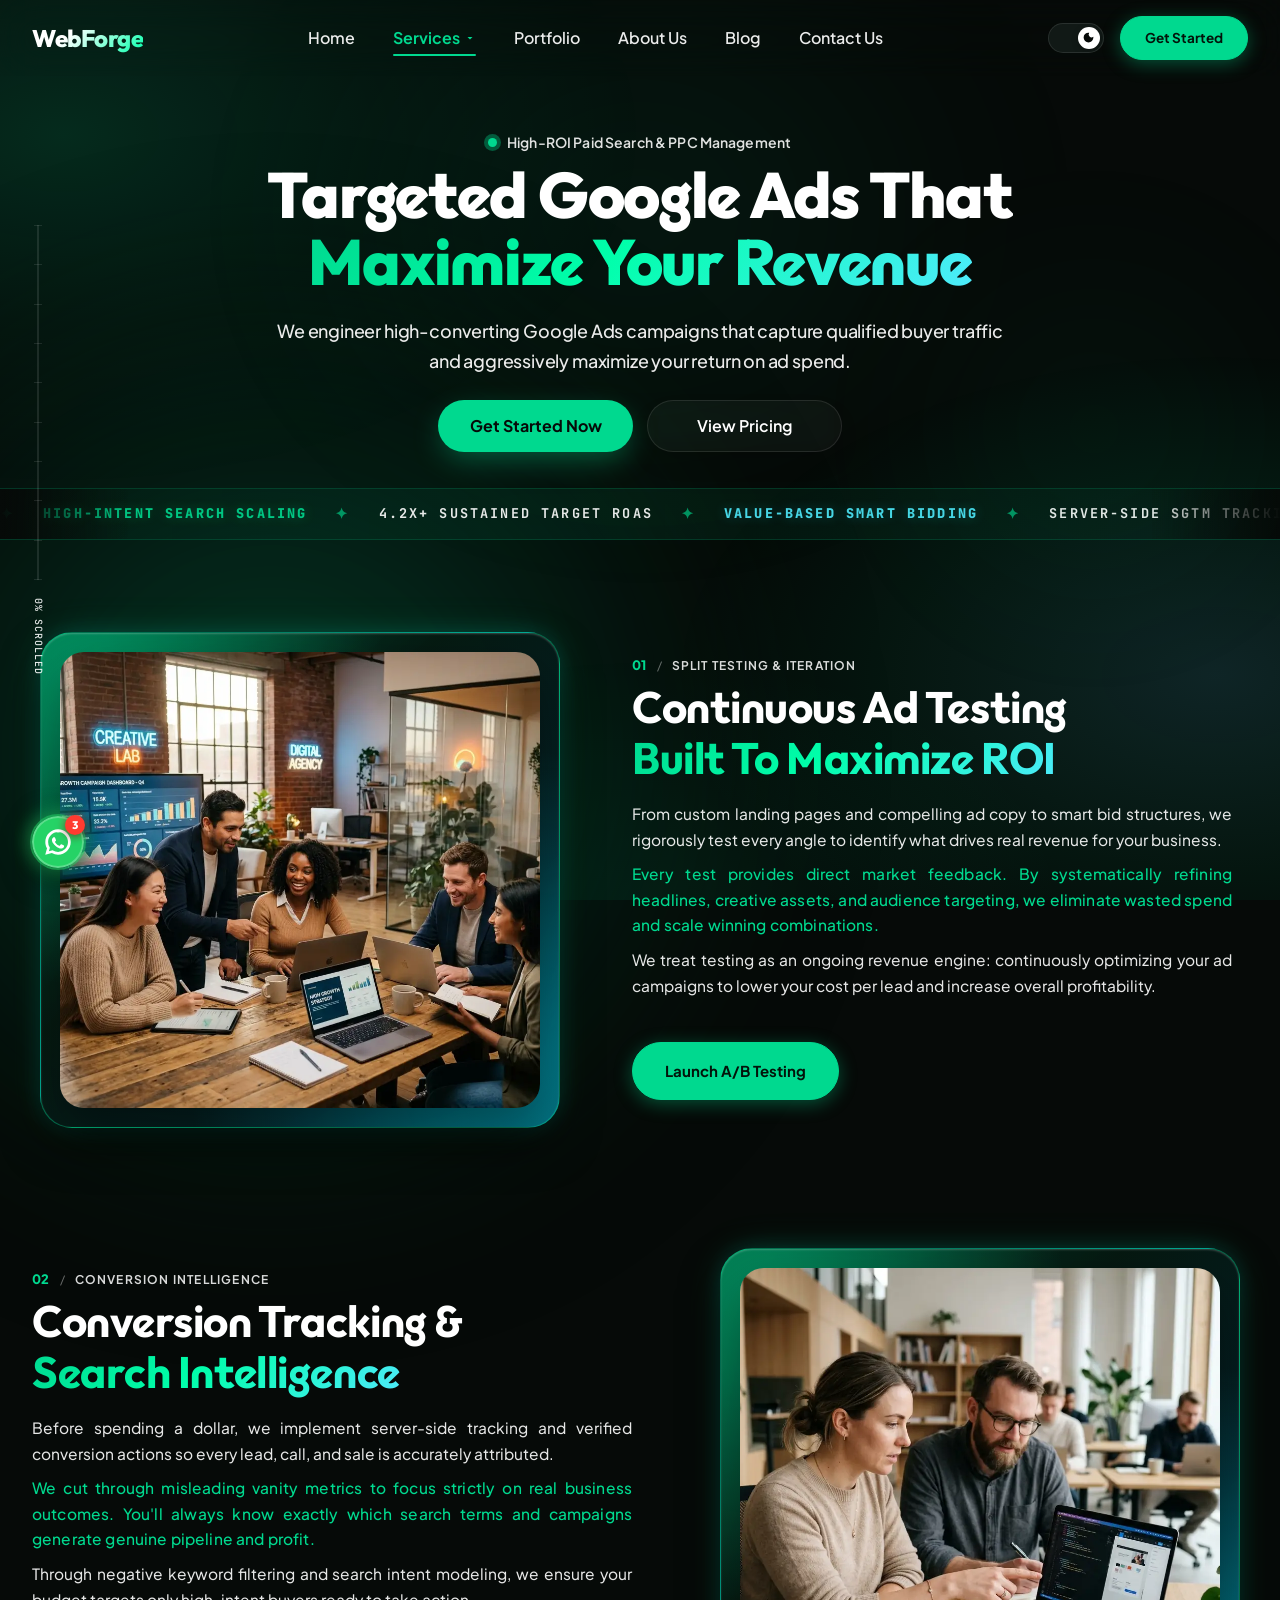
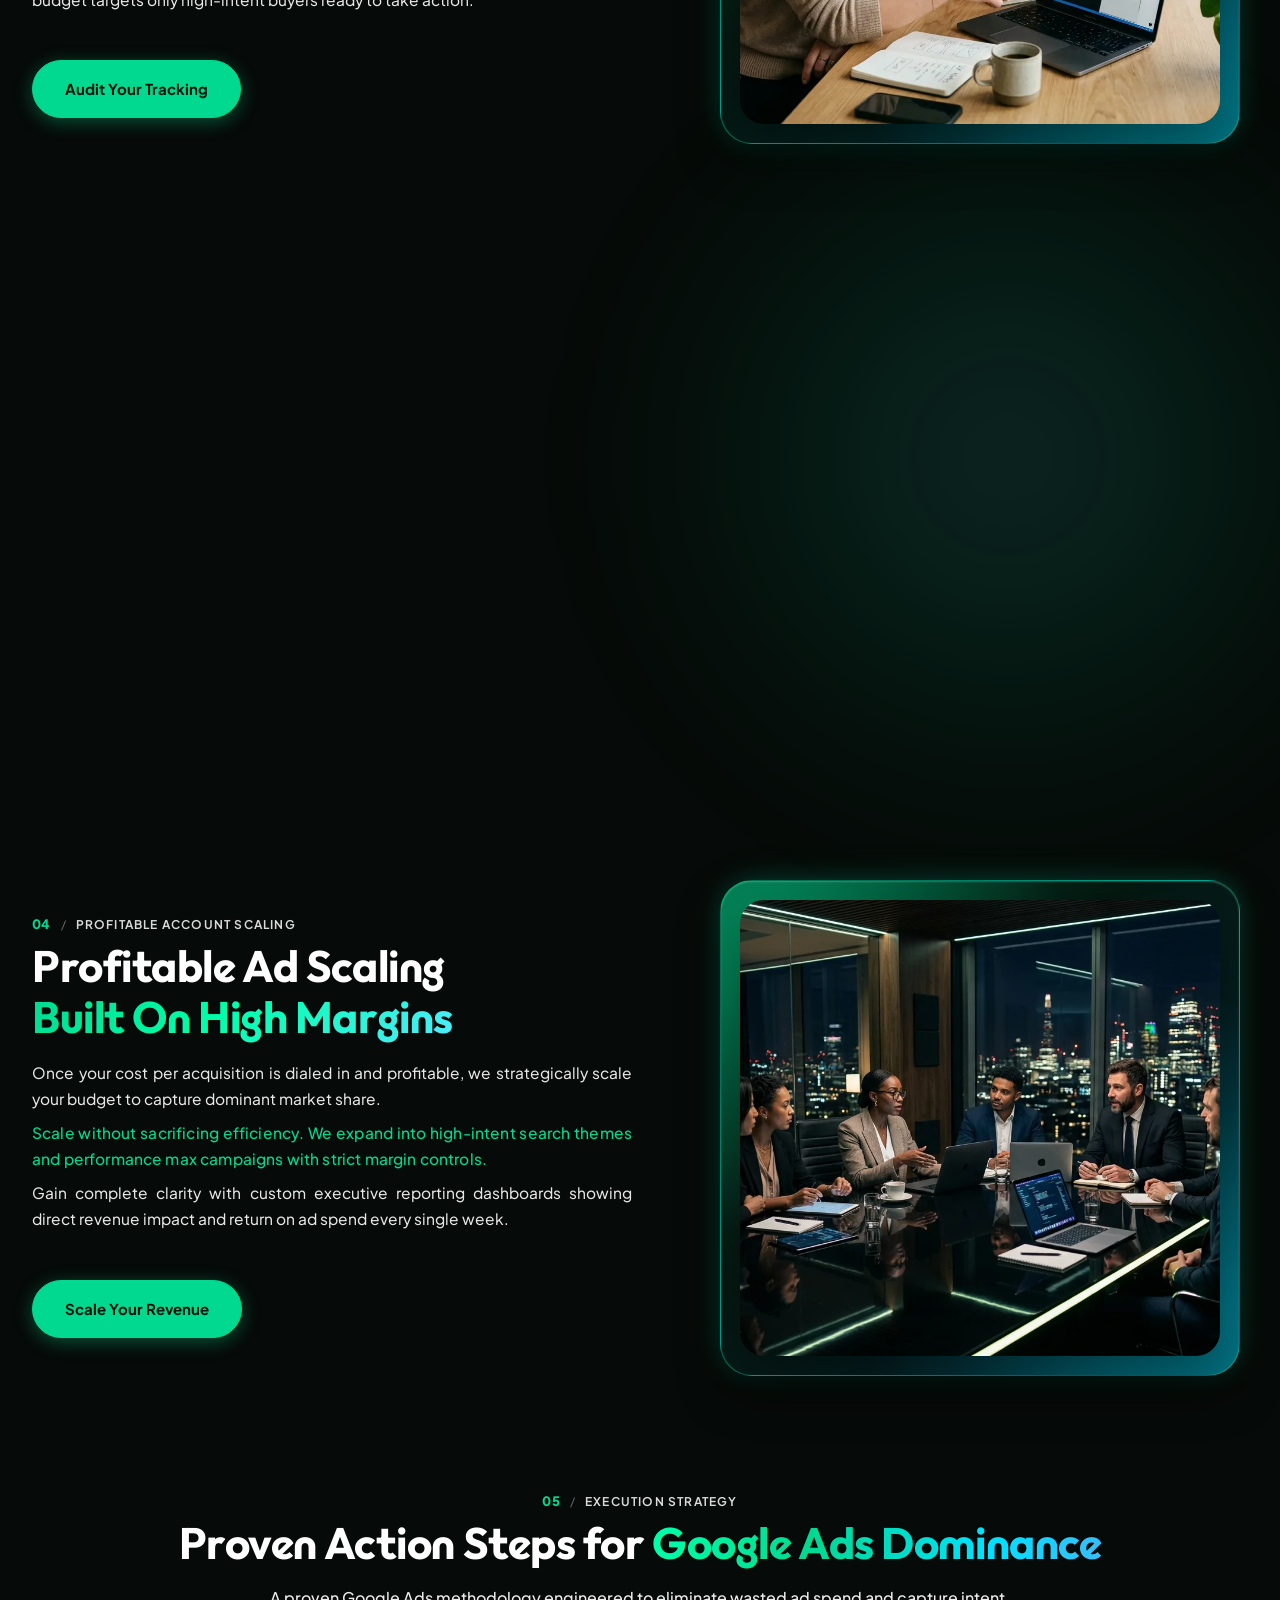
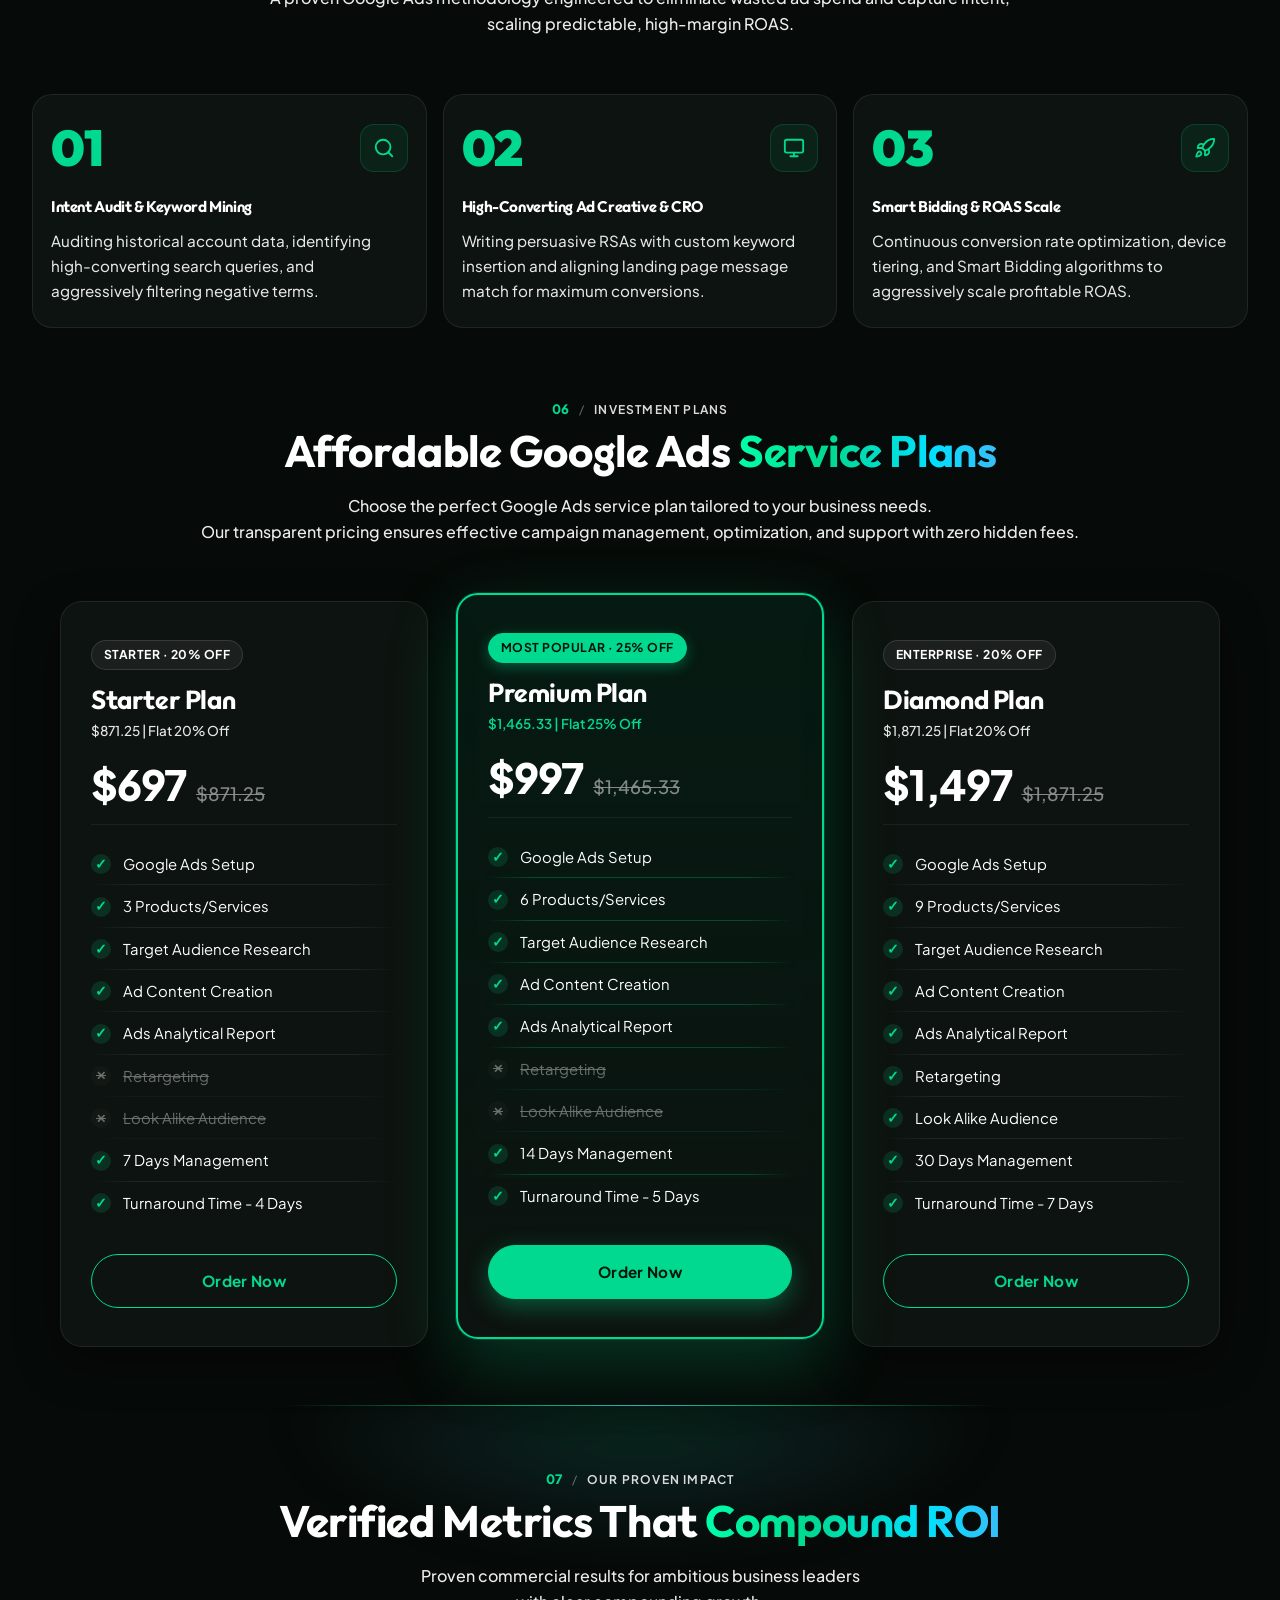
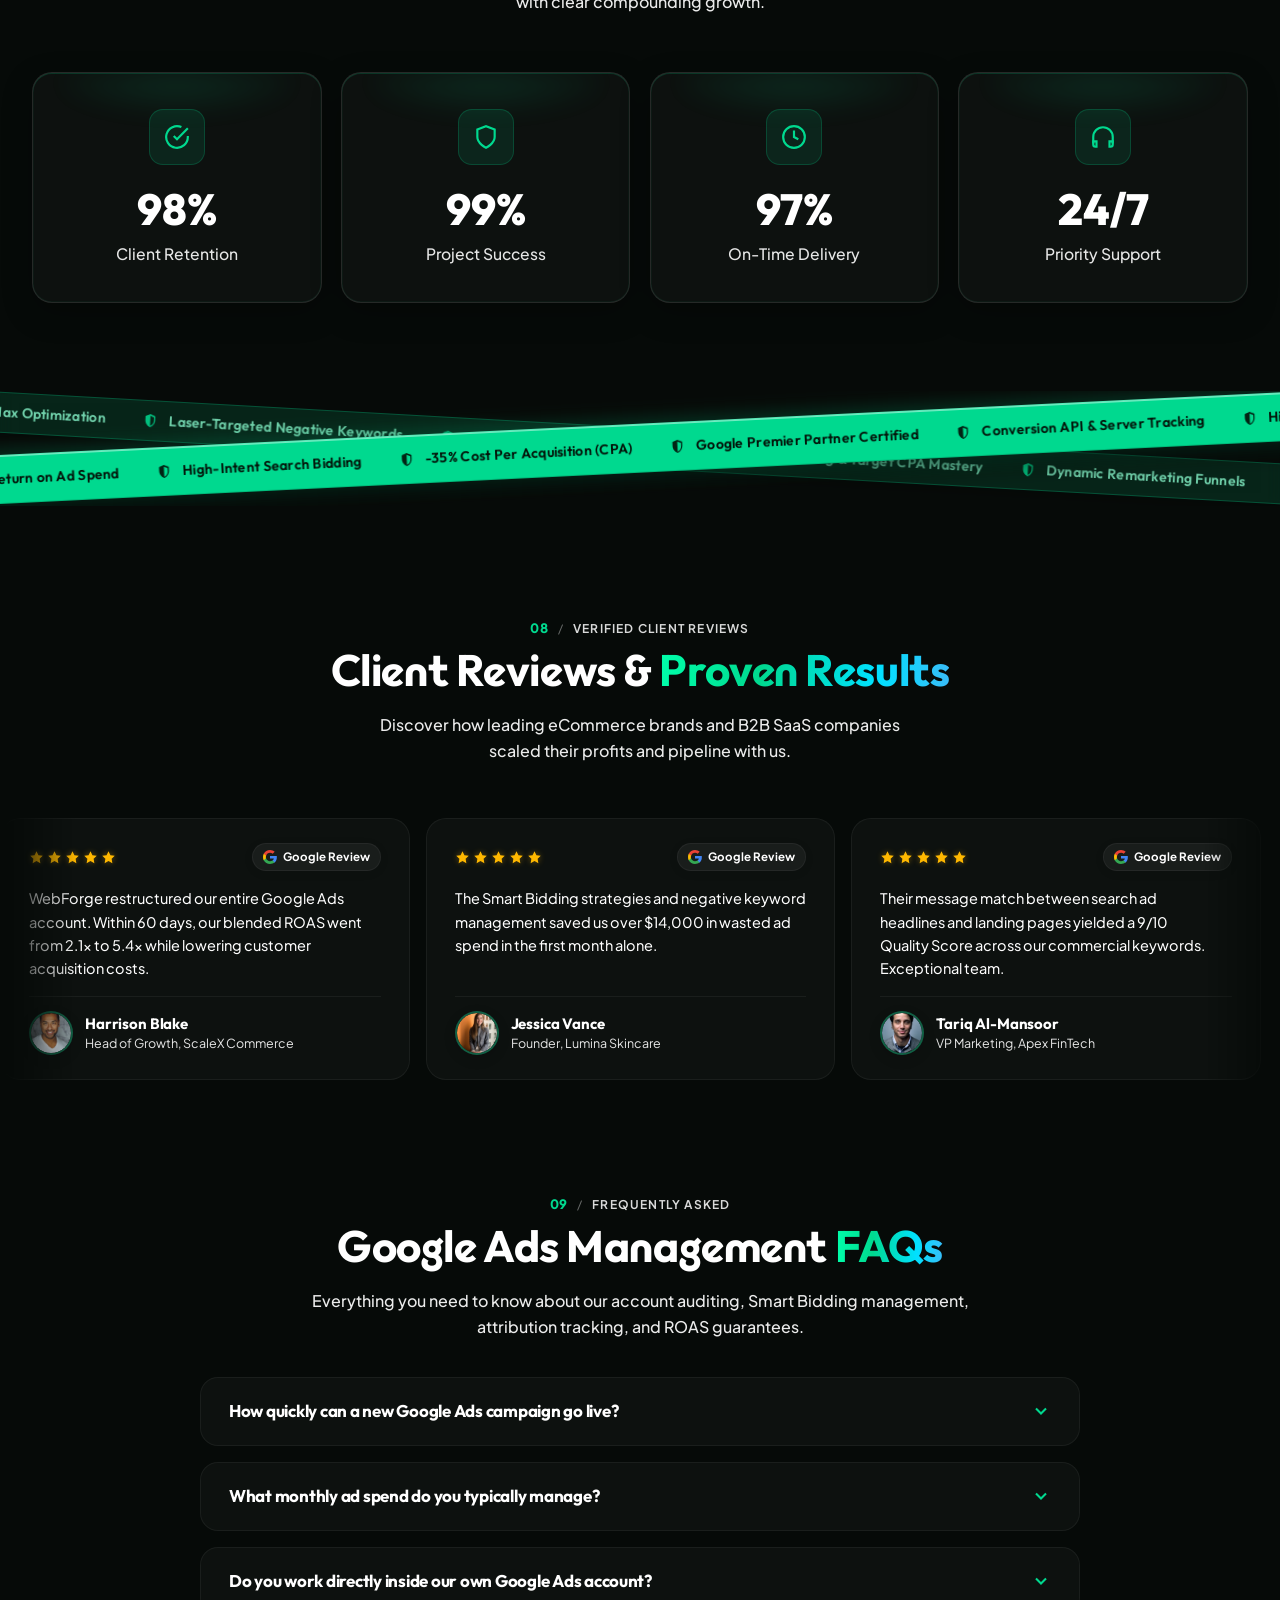
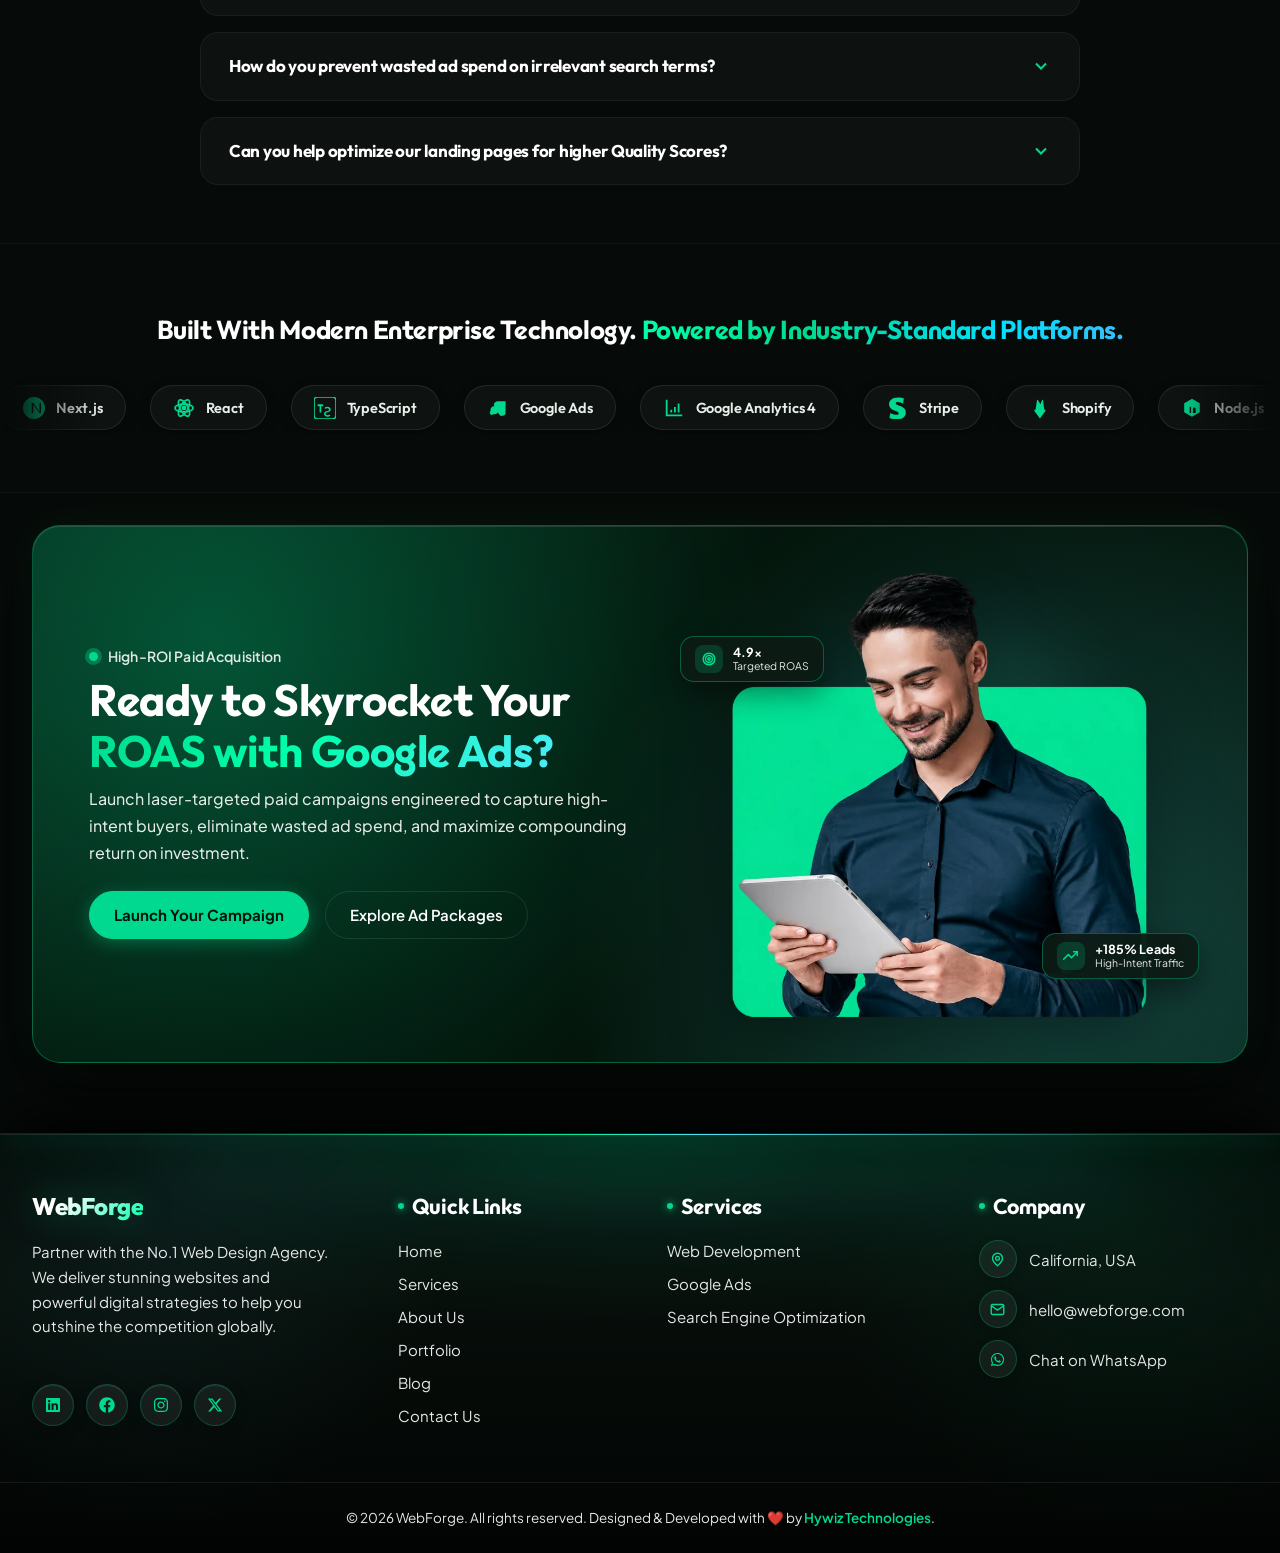
<file: google-ads.html>
﻿<!doctype html>
<html lang="en" data-default-theme="dark" data-theme="dark">
  <head>
    <meta charset="UTF-8" />
    <meta name="viewport" content="width=device-width, initial-scale=1.0" />
    <title>
      Google Ads Management | WebForge Digital: Maximize Paid ROAS &amp; Scale Client Revenue
    </title>
    <meta
      name="description"
      content="Google Ads management agency specializing in high-ROAS PPC campaigns, search query sculpting, negative keyword protection, and buyer acquisition at scale."
    />
    <meta
      name="keywords"
      content="web design agency, custom website design, SEO optimization, Google Ads, digital agency"
    />
    <meta name="robots" content="index, follow" />
    <link rel="canonical" href="https://webforge.com/" />
    <!-- Open Graph / Facebook -->
    <meta property="og:type" content="website" />
    <meta property="og:url" content="https://webforge.com/" />
    <meta
      property="og:title"
      content="Google Ads Management | WebForge Digital: Maximize Paid ROAS &amp; Scale Client Revenue"
    />
    <meta
      property="og:description"
      content="Leading Web Design Agency specializing in custom website design, professional SEO optimization, and result-driven Google Ads campaigns."
    />
    <meta
      property="og:image"
      content="https://webforge.com/images/webagency_hero_team.jpg"
    />
    <!-- Twitter -->
    <meta property="twitter:card" content="summary_large_image" />
    <meta property="twitter:url" content="https://webforge.com/" />
    <meta
      property="twitter:title"
      content="Google Ads Management | WebForge Digital: Maximize Paid ROAS &amp; Scale Client Revenue"
    />
    <meta
      property="twitter:description"
      content="Leading Web Design Agency specializing in custom website design, professional SEO optimization, and result-driven Google Ads campaigns."
    />
    <meta
      property="twitter:image"
      content="https://webforge.com/images/webagency_hero_team.jpg"
    />
    <link rel="icon" href="favicon.svg" type="image/svg+xml" />
    <link rel="stylesheet" href="css/style.css?v=12.1" />
  </head>
  <body>
    <!-- Custom reactive mouse pointer -->
    <div class="custom-cursor" id="customCursor"></div>
    <div class="custom-cursor-follower" id="customCursorFollower"></div>
    <!-- Page Loader -->
    <div class="loader">
      <svg class="mark" viewBox="0 0 40 40" fill="none">
        <circle
          cx="20"
          cy="20"
          r="18"
          stroke="var(--accent-primary)"
          stroke-width="3"
          stroke-dasharray="90 40"
        />
      </svg>
    </div>
    <div class="cursor-glow"></div>
    <aside class="sounding-line" aria-hidden="true">
      <div class="rail">
        <div class="fill"></div>
        <div class="ticks">
          <span></span><span></span><span></span><span></span><span></span
          ><span></span><span></span><span></span><span></span><span></span>
        </div>
      </div>
      <div class="reading">0% SCROLLED</div>
    </aside>
    <!-- Top bar -->
    <div class="topbar">
      <div class="wrap">
        <div class="promo">
          <span class="dot"></span> WebForge : Web Design,
          Development, SEO &amp; Google Ads
        </div>
        <div>hello@webforge.com</div>
      </div>
    </div>
    <!-- Header Navigation -->
    <header class="site-header webagency-header">
      <nav class="nav wrap webagency-nav">
        <a href="index.html" class="brand webagency-brand">WebForge</a>
        <div class="nav-links webagency-nav-links">
          <a href="index.html" class="webagency-nav-item">
            <div class="webagency-nav-item-inner">
              <span class="webagency-nav-item-icon-wrap">
                <svg viewBox="0 0 24 24" width="18" height="18" fill="none" stroke="currentColor" stroke-width="2" stroke-linecap="round" stroke-linejoin="round"><path d="m3 9 9-7 9 7v11a2 2 0 0 1-2 2H5a2 2 0 0 1-2-2z"/><polyline points="9 22 9 12 15 12 15 22"/></svg>
              </span>
              <span class="webagency-nav-item-label-inactive">Home </span>
            </div>
          </a>
          <div class="webagency-nav-item-wrapper has-dropdown">
            <a href="services.html" class="webagency-nav-item active">
              <!-- Fluid Pocket Curve Mask & Border -->
              <svg
                viewBox="0 0 100 30"
                preserveAspectRatio="none"
                class="webagency-nav-item-pocket-curve"
              >
                <path
                  d="M 0,15 L 25,15 C 35,15 38,30 50,30 C 62,30 65,15 75,15 L 100,15 L 100,0 L 0,0 Z"
                  class="curve-bg"
                />
                <path
                  d="M 0,15 L 25,15 C 35,15 38,30 50,30 C 62,30 65,15 75,15 L 100,15"
                  class="curve-border"
                />
              </svg>
              <!-- Floating Circular Active Icon -->
              <div class="webagency-nav-item-active-icon">
                <svg viewBox="0 0 24 24" width="18" height="18" fill="none" stroke="currentColor" stroke-width="2" stroke-linecap="round" stroke-linejoin="round"><rect width="7" height="7" x="3" y="3" rx="1"/><rect width="7" height="7" x="14" y="3" rx="1"/><rect width="7" height="7" x="14" y="14" rx="1"/><rect width="7" height="7" x="3" y="14" rx="1"/></svg>
              </div>
              <!-- Label text placed lower -->
              <span class="webagency-nav-item-label"
                >Services
                <svg
                  viewBox="0 0 24 24"
                  width="12"
                  height="12"
                  fill="currentColor"
                  class="u-ml-4"
                >
                  <path d="M7 10l5 5 5-5z" /></svg
              ></span>
            </a>
            <div class="webagency-dropdown-menu">
              <a href="web-development.html">Web Development</a>
              <a href="google-ads.html">Google Ads</a>
              <a href="search-engine-optimization.html"
                >Search Engine Optimization</a
              >
            </div>
          </div>
          <a href="portfolio.html" class="webagency-nav-item">
            <div class="webagency-nav-item-inner">
              <span class="webagency-nav-item-icon-wrap">
                <svg viewBox="0 0 24 24" width="18" height="18" fill="none" stroke="currentColor" stroke-width="2" stroke-linecap="round" stroke-linejoin="round"><rect width="20" height="14" x="2" y="3" rx="2"/><line x1="8" x2="16" y1="21" y2="21"/><line x1="12" x2="12" y1="17" y2="21"/></svg>
              </span>
              <span class="webagency-nav-item-label-inactive">Portfolio </span>
            </div>
          </a>
          <a href="about.html" class="webagency-nav-item">
            <div class="webagency-nav-item-inner">
              <span class="webagency-nav-item-icon-wrap">
                <svg viewBox="0 0 24 24" width="18" height="18" fill="none" stroke="currentColor" stroke-width="2" stroke-linecap="round" stroke-linejoin="round"><path d="M16 21v-2a4 4 0 0 0-4-4H6a4 4 0 0 0-4 4v2"/><circle cx="9" cy="7" r="4"/><path d="M22 21v-2a4 4 0 0 0-3-3.87"/><path d="M16 3.13a4 4 0 0 1 0 7.75"/></svg>
              </span>
              <span class="webagency-nav-item-label-inactive">About Us </span>
            </div>
          </a>
          <a href="blog.html" class="webagency-nav-item">
            <div class="webagency-nav-item-inner">
              <span class="webagency-nav-item-icon-wrap">
                <svg viewBox="0 0 24 24" width="18" height="18" fill="none" stroke="currentColor" stroke-width="2" stroke-linecap="round" stroke-linejoin="round"><path d="M14.5 2H6a2 2 0 0 0-2 2v16a2 2 0 0 0 2 2h12a2 2 0 0 0 2-2V7.5L14.5 2z"/><polyline points="14 2 14 8 20 8"/><line x1="16" x2="8" y1="13" y2="13"/><line x1="16" x2="8" y1="17" y2="17"/><line x1="10" x2="8" y1="9" y2="9"/></svg>
              </span>
              <span class="webagency-nav-item-label-inactive">Blog </span>
            </div>
          </a>
          <a href="contact.html" class="webagency-nav-item">
            <div class="webagency-nav-item-inner">
              <span class="webagency-nav-item-icon-wrap">
                <svg viewBox="0 0 24 24" width="18" height="18" fill="none" stroke="currentColor" stroke-width="2" stroke-linecap="round" stroke-linejoin="round"><rect width="20" height="16" x="2" y="4" rx="2"/><path d="m22 7-8.97 5.7a1.94 1.94 0 0 1-2.06 0L2 7"/></svg>
              </span>
              <span class="webagency-nav-item-label-inactive">Contact Us </span>
            </div>
          </a>
        </div>
        <div class="webagency-nav-right">
          <button class="theme-toggle" aria-label="Toggle theme">
            <span class="knob"
              ><svg viewBox="0 0 24 24" fill="currentColor">
                <path
                  d="M12 3a9 9 0 1 0 9 9c0-.46-.04-.92-.1-1.36a5.4 5.4 0 0 1-7.54-7.54c-.44-.06-.9-.1-1.36-.1z"
                /></svg
            ></span>
          </button>
          <a
            href="contact.html#contactSection"
            class="btn btn-primary webagency-get-started-btn"
            >Get Started</a
          >
          <button class="burger" aria-label="Open menu"><span></span></button>
        </div>
      </nav>
    </header>
    <!-- Mobile nav drawer -->
    <div class="mobile-drawer">
      <div class="mobile-drawer-header">
        <a href="index.html" class="brand webagency-brand">WebForge</a>
        <div class="mobile-drawer-actions">
          <button class="theme-toggle" aria-label="Toggle theme">
            <span class="knob"><svg viewBox="0 0 24 24" fill="currentColor">
                <path d="M12 3a9 9 0 1 0 9 9c0-.46-.04-.92-.1-1.36a5.4 5.4 0 0 1-7.54-7.54c-.44-.06-.9-.1-1.36-.1z" />
              </svg></span>
          </button>
          <button class="mobile-close" aria-label="Close menu">
            <svg viewBox="0 0 24 24" width="20" height="20" fill="none" stroke="currentColor" stroke-width="2.2" stroke-linecap="round" stroke-linejoin="round">
              <line x1="18" y1="6" x2="6" y2="18"></line>
              <line x1="6" y1="6" x2="18" y2="18"></line>
            </svg>
          </button>
        </div>
      </div>

      <div class="mobile-drawer-nav">
        <a href="index.html"><span>Home</span></a>
        <div class="mobile-drawer-accordion open">
          <div class="mobile-drawer-accordion-header">
            <a href="services.html" class="drawer-nav-link">
              <span>Services</span>
            </a>
            <button type="button" class="accordion-toggle" aria-label="Toggle Services submenu" aria-expanded="true">
              <svg viewBox="0 0 24 24" width="16" height="16" fill="currentColor" class="accordion-icon">
                <path d="M7 10l5 5 5-5z" />
              </svg>
            </button>
          </div>
          <div class="accordion-content">
            <a href="web-development.html">Web Development</a>
            <a href="google-ads.html" class="active">
              <span>Google Ads</span>
              <span class="drawer-active-indicator"></span>
            </a>
            <a href="search-engine-optimization.html">Search Engine Optimization</a>
          </div>
        </div>
        <a href="portfolio.html"><span>Portfolio</span></a>
        <a href="about.html"><span>About Us</span></a>
        <a href="blog.html"><span>Blog</span></a>
        <a href="contact.html"><span>Contact Us</span></a>
      </div>

      <div class="mobile-drawer-cta-wrap">
        <a href="contact.html#contactSection" class="btn btn-solid mobile-drawer-cta-btn">
          <span>Get Started</span>
          <svg viewBox="0 0 24 24" width="16" height="16" fill="none" stroke="currentColor" stroke-width="2.5" stroke-linecap="round" stroke-linejoin="round">
            <line x1="5" y1="12" x2="19" y2="12"></line>
            <polyline points="12 5 19 12 12 19"></polyline>
          </svg>
        </a>
      </div>

      <div class="mobile-drawer-footer">
        <div class="drawer-footer-contact">
          <span class="drawer-footer-lbl">Email us directly</span>
          <a href="mailto:hello@webforge.com" class="drawer-footer-email">hello@webforge.com</a>
        </div>
        <div class="drawer-footer-status">
          <span class="drawer-status-dot"></span>
          <span>Available for new projects</span>
        </div>
      </div>
    </div>
    <!-- MAIN CONTENT -->
    <main id="main-content" class="service-single-universe" style="overflow-x: clip">
      <!-- HERO SECTION -->
      <section class="ads-hero-section reveal">
        <div class="glow-orb ads-hero-glow"></div>
        <div class="wrap ads-hero-container">
          <div class="ads-hero-content">
            <div class="hero-live-eyebrow reveal" style="justify-content: center;">
              <span class="hero-live-dot"></span>
              <span class="hero-live-text">High-ROI Paid Search &amp; PPC Management</span>
            </div>
            <!-- Main Hero Headline (2-Row Balanced Structure: Wide Row 1, Shorter Accent Row 2) -->
            <h1 class="hero-title reveal">
              <span class="service-title-row-1">Targeted Google Ads That</span>
              <span class="service-title-row-2"><span class="accent-hero">Maximize Your Revenue</span></span>
            </h1>
            <p class="hero-desc hero-desc-inverted-pyramid">
              <!-- Desktop & Tablet (>600px): Clean 2-Row Inverted Pyramid -->
              <span class="hero-desc-desk">
                <span class="hero-desc-row-1">We engineer high-converting Google Ads campaigns that capture qualified buyer traffic</span>
                <span class="hero-desc-row-2">and aggressively maximize your return on ad spend.</span>
              </span>
              <!-- Mobile (<=600px): Balanced Inverted Pyramid -->
              <span class="hero-desc-mob">
                <span class="hero-desc-row-1">Google Ads campaigns engineered</span>
                <span class="hero-desc-row-2">for maximum verified ROAS.</span>
              </span>
            </p>
            <div class="hero-ctas">
              <a href="contact.html" class="hero-btn-primary">
                <span>Get Started Now</span>
              </a>
              <a href="#pricing" class="hero-btn-secondary">
                <span>View Pricing</span>
              </a>
            </div>
          </div>
        </div>

        <!-- Trendy Kinetic Scrolling Block (Squarespace-Inspired Typography Stream) -->
        <div class="service-scrolling-block-wrap" aria-hidden="true">
          <div class="service-scrolling-track">
            <div class="service-scrolling-item">
              <span class="marquee-star">✦</span>
              <span class="accent-highlight">High-Intent Search Scaling</span>
              <span class="marquee-star">✦</span>
              <span>4.2x+ Sustained Target ROAS</span>
              <span class="marquee-star">✦</span>
              <span class="accent-cyan">Value-Based Smart Bidding</span>
              <span class="marquee-star">✦</span>
              <span>Server-Side sGTM Tracking</span>
              <span class="marquee-star">✦</span>
              <span class="accent-highlight">Negative Keyword Governance</span>
              <span class="marquee-star">✦</span>
              <span>Conversion Rate Optimization</span>
              <span class="marquee-star">✦</span>
              <span class="accent-cyan">Certified Google Premier Partners</span>
            </div>
            <div class="service-scrolling-item">
              <span class="marquee-star">✦</span>
              <span class="accent-highlight">High-Intent Search Scaling</span>
              <span class="marquee-star">✦</span>
              <span>4.2x+ Sustained Target ROAS</span>
              <span class="marquee-star">✦</span>
              <span class="accent-cyan">Value-Based Smart Bidding</span>
              <span class="marquee-star">✦</span>
              <span>Server-Side sGTM Tracking</span>
              <span class="marquee-star">✦</span>
              <span class="accent-highlight">Negative Keyword Governance</span>
              <span class="marquee-star">✦</span>
              <span>Conversion Rate Optimization</span>
              <span class="marquee-star">✦</span>
              <span class="accent-cyan">Certified Google Premier Partners</span>
            </div>
          </div>
      </div>
    </section>

      <!-- SECTION 01: TEST! TEST! TEST! -->
      <section class="ads-services-section reveal u-py-60">
        <div class="wrap">
          <div class="trusted-partner-grid">
            <!-- Left Creative Image -->
            <div class="expertise-image-creative reveal">
              <img
                src="images/google-ads-test.webp"
                alt="Continuous Google Ads Split Testing and Ad Iteration"
                width="1200"
                height="896"
                loading="lazy"
              />
            </div>
            <!-- Right Content -->
            <div class="trusted-partner-content reveal-right">
              <div class="section-num-label">
                <span class="sec-num">01</span>
                <span class="sec-slash">/</span>
                <span class="sec-tag">Split Testing &amp; Iteration</span>
              </div>
              <h2 class="cap-title">
                Continuous Ad Testing <br class="cap-title-br" /><span class="accent-text">Built To Maximize ROI</span>
              </h2>
              <p class="desc-lead">
                From custom landing pages and compelling ad copy to smart bid structures, we rigorously test every angle to identify what drives real revenue for your business.
              </p>
              <p class="desc-highlight">
                Every test provides direct market feedback. By systematically refining headlines, creative assets, and audience targeting, we eliminate wasted spend and scale winning combinations.
              </p>
              <p class="desc-body">
                We treat testing as an ongoing revenue engine: continuously optimizing your ad campaigns to lower your cost per lead and increase overall profitability.
              </p>
              <div class="u-mt-24">
                <a href="contact.html" class="btn btn-solid">Launch A/B Testing</a>
              </div>
            </div>
          </div>
      </div>
    </section>

      <!-- SECTION 02: ANALYZE / DEPTH ANALYSIS -->
      <section class="ads-why-choose-us reveal u-py-60">
        <div class="wrap">
          <div class="trusted-partner-grid trusted-partner-grid-rev">
            <!-- Content Left -->
            <div class="trusted-partner-content reveal-left">
              <div class="section-num-label">
                <span class="sec-num">02</span>
                <span class="sec-slash">/</span>
                <span class="sec-tag">Conversion Intelligence</span>
              </div>
              <h2 class="cap-title">
                Conversion Tracking &amp; <br class="cap-title-br" /><span class="accent-text">Search Intelligence</span>
              </h2>
              <p class="desc-lead">
                Before spending a dollar, we implement server-side tracking and verified conversion actions so every lead, call, and sale is accurately attributed.
              </p>
              <p class="desc-highlight">
                We cut through misleading vanity metrics to focus strictly on real business outcomes. You'll always know exactly which search terms and campaigns generate genuine pipeline and profit.
              </p>
              <p class="desc-body">
                Through negative keyword filtering and search intent modeling, we ensure your budget targets only high-intent buyers ready to take action.
              </p>
              <div class="u-mt-28">
                <a href="contact.html" class="btn btn-solid">Audit Your Tracking</a>
              </div>
            </div>
            <!-- Right Creative Image -->
            <div class="expertise-image-creative reveal-right">
              <img
                src="images/google-ads-analyze.webp"
                alt="Conversion Tracking and Search Intent Analytics"
                width="1200"
                height="896"
                loading="lazy"
              />
            </div>
          </div>
      </div>
    </section>

      <!-- SECTION 03: PERFECT & OPTIMIZE -->
      <section class="ads-services-section reveal u-py-60-bg2">
        <div class="wrap">
          <div class="trusted-partner-grid">
            <!-- Left Creative Image -->
            <div class="expertise-image-creative reveal">
              <img
                src="images/google-ads-optimize.webp"
                alt="Smart Bid Refinement and Quality Score Optimization"
                width="1200"
                height="896"
                loading="lazy"
              />
            </div>
            <!-- Right Content -->
            <div class="trusted-partner-content reveal-right">
              <div class="section-num-label">
                <span class="sec-num">03</span>
                <span class="sec-slash">/</span>
                <span class="sec-tag">Bid &amp; Quality Optimization</span>
              </div>
              <h2 class="cap-title">
                Smart Bid Refinement <br class="cap-title-br" /><span class="accent-text">Built For Peak ROAS</span>
              </h2>
              <p class="desc-lead">
                We continuously fine-tune your campaigns to ensure your budget captures the highest-quality buyer traffic rather than empty clicks.
              </p>
              <p class="desc-highlight">
                Better traffic quality translates into higher conversion rates and greater revenue. We calibrate Smart Bidding algorithms with verified conversion values to maximize your return on ad spend.
              </p>
              <p class="desc-body">
                By actively optimizing search auctions and Quality Scores, we secure prime ad placements at lower cost-per-click rates.
              </p>
              <div class="u-mt-24">
                <a href="contact.html" class="btn btn-solid">Scale Your Paid Funnel</a>
              </div>
            </div>
          </div>
      </div>
    </section>

      <!-- SECTION 04: SCALE TO THE MOON -->
      <section class="ads-why-choose-us reveal u-py-60">
        <div class="wrap">
          <div class="trusted-partner-grid trusted-partner-grid-rev">
            <!-- Content Left -->
            <div class="trusted-partner-content reveal-left">
              <div class="section-num-label">
                <span class="sec-num">04</span>
                <span class="sec-slash">/</span>
                <span class="sec-tag">Profitable Account Scaling</span>
              </div>
              <h2 class="cap-title">
                Profitable Ad Scaling <br class="cap-title-br" /><span class="accent-text">Built On High Margins</span>
              </h2>
              <p class="desc-lead">
                Once your cost per acquisition is dialed in and profitable, we strategically scale your budget to capture dominant market share.
              </p>
              <p class="desc-highlight">
                Scale without sacrificing efficiency. We expand into high-intent search themes and performance max campaigns with strict margin controls.
              </p>
              <p class="desc-body">
                Gain complete clarity with custom executive reporting dashboards showing direct revenue impact and return on ad spend every single week.
              </p>
              <div class="u-mt-28">
                <a href="contact.html" class="btn btn-solid">Scale Your Revenue</a>
              </div>
            </div>
            <!-- Right Creative Image -->
            <div class="expertise-image-creative reveal-right">
              <img
                src="images/google-ads-scale.webp"
                alt="Enterprise Strategy Scaling Google Ads Campaigns to Peak Revenue"
                width="1376"
                height="768"
                loading="lazy"
              />
            </div>
          </div>
      </div>
    </section>

      <!-- SECTION 05: EXECUTION STRATEGY (PROCESS) -->
      <section class="ads-steps-section reveal">
        <div class="wrap">
          <div class="section-head center reveal u-head-center-56">
            <div class="section-num-label">
              <span class="sec-num">05</span>
              <span class="sec-slash">/</span>
              <span class="sec-tag">Execution Strategy</span>
            </div>
            <h2>
              Proven Action Steps for <span class="accent-text">Google Ads Dominance</span>
            </h2>
            <p class="section-subtitle desc-inverted-pyramid">
              <!-- Desktop & Tablet (>600px): Clean 2-Row Inverted Pyramid -->
              <span class="desc-desk">
                <span class="desc-row-1">A proven Google Ads methodology engineered to eliminate wasted ad spend and capture intent,</span>
                <span class="desc-row-2">scaling predictable, high-margin ROAS.</span>
              </span>
              <!-- Mobile (<=600px): Balanced Inverted Pyramid -->
              <span class="desc-mob">
                <span class="desc-row-1">Proven Google Ads strategy capturing intent</span>
                <span class="desc-row-2">to scale predictable ROAS.</span>
              </span>
            </p>
          </div>
          <div class="ads-steps-grid">
            <div class="ads-step-card" data-step="01">
              <div class="ads-step-bg">
                <span class="ads-step-num">01</span>
                <div class="ads-step-icon">
                  <svg viewBox="0 0 24 24" width="22" height="22" fill="none" stroke="currentColor" stroke-width="2" stroke-linecap="round" stroke-linejoin="round">
                    <circle cx="11" cy="11" r="8"></circle>
                    <line x1="21" y1="21" x2="16.65" y2="16.65"></line>
                  </svg>
                </div>
              </div>
              <div class="ads-step-content">
                <h3>Intent Audit &amp; Keyword Mining</h3>
                <p>
                  Auditing historical account data, identifying high-converting search queries, and aggressively filtering negative terms.
                </p>
              </div>
            </div>
            <div class="ads-step-card" data-step="02">
              <div class="ads-step-bg">
                <span class="ads-step-num">02</span>
                <div class="ads-step-icon">
                  <svg viewBox="0 0 24 24" width="22" height="22" fill="none" stroke="currentColor" stroke-width="2" stroke-linecap="round" stroke-linejoin="round">
                    <rect x="2" y="3" width="20" height="14" rx="2" ry="2"></rect>
                    <line x1="8" y1="21" x2="16" y2="21"></line>
                    <line x1="12" y1="17" x2="12" y2="21"></line>
                  </svg>
                </div>
              </div>
              <div class="ads-step-content">
                <h3>High-Converting Ad Creative &amp; CRO</h3>
                <p>
                  Writing persuasive RSAs with custom keyword insertion and aligning landing page message match for maximum conversions.
                </p>
              </div>
            </div>
            <div class="ads-step-card" data-step="03">
              <div class="ads-step-bg">
                <span class="ads-step-num">03</span>
                <div class="ads-step-icon">
                  <svg viewBox="0 0 24 24" width="22" height="22" fill="none" stroke="currentColor" stroke-width="2" stroke-linecap="round" stroke-linejoin="round">
                    <path d="M4.5 16.5c-1.5 1.26-2 5-2 5s3.74-.5 5-2c.71-.84.7-2.13-.09-2.91a2.18 2.18 0 0 0-2.91-.09z"></path>
                    <path d="M12 15l-3-3a22 22 0 0 1 2-3.95A12.88 12.88 0 0 1 22 2c0 2.72-.78 7.5-6 11a22.35 22.35 0 0 1-4 2z"></path>
                    <path d="M9 12H4s.55-3.03 2-4c1.62-1.08 5 0 5 0"></path>
                    <path d="M12 15v5s3.03-.55 4-2c1.08-1.62 0-5 0-5"></path>
                  </svg>
                </div>
              </div>
              <div class="ads-step-content">
                <h3>Smart Bidding &amp; ROAS Scale</h3>
                <p>
                  Continuous conversion rate optimization, device tiering, and Smart Bidding algorithms to aggressively scale profitable ROAS.
                </p>
              </div>
            </div>
          </div>
      </div>
    </section>

      <!-- SECTION 06: INVESTMENT PLANS (PRICING) -->
      <section class="ads-pricing-section reveal" id="pricing">
        <div class="wrap">
          <div class="section-head center reveal u-head-center-56">
            <div class="section-num-label">
              <span class="sec-num">06</span>
              <span class="sec-slash">/</span>
              <span class="sec-tag">Investment Plans</span>
            </div>
            <h2>
              Affordable Google Ads <span class="accent-text">Service Plans</span>
            </h2>
            <p class="section-subtitle desc-inverted-pyramid">
              <!-- Desktop & Tablet (>600px): Clean 2-Row Inverted Pyramid -->
              <span class="desc-desk">
                <span class="desc-row-1">Choose the perfect Google Ads service plan tailored to your business needs.</span>
                <span class="desc-row-2">Our transparent pricing ensures effective campaign management, optimization, and support with zero hidden fees.</span>
              </span>
              <!-- Mobile (<=600px): Balanced Inverted Pyramid -->
              <span class="desc-mob">
                <span class="desc-row-1">Transparent Google Ads pricing plans</span>
                <span class="desc-row-2">delivering high-ROI campaign growth.</span>
              </span>
            </p>
          </div>
          <div class="ads-pricing-grid">
            <!-- Starter Plan -->
            <div class="pricing-card reveal-up" style="--i: 1">
              <div class="pricing-badge">Starter · 20% Off</div>
              <h3 class="plan-name">Starter Plan</h3>
              <div class="plan-subtitle">$871.25 | Flat 20% Off</div>
              <div class="price-wrap">
                <span class="new-price">$697</span>
                <span class="old-price">$871.25</span>
              </div>
              <ul class="pricing-features">
                <li>Google Ads Setup</li>
                <li>3 Products/Services</li>
                <li>Target Audience Research</li>
                <li>Ad Content Creation</li>
                <li>Ads Analytical Report</li>
                <li class="disabled">Retargeting</li>
                <li class="disabled">Look Alike Audience</li>
                <li>7 Days Management</li>
                <li>Turnaround Time - 4 Days</li>
              </ul>
              <a href="cart.html?id=ads-basic" class="btn btn-outline">Order Now</a>
            </div>

            <!-- Premium Plan (Featured) -->
            <div class="pricing-card premium reveal-up" style="--i: 2">
              <div class="pricing-badge bounce">Most Popular · 25% Off</div>
              <h3 class="plan-name">Premium Plan</h3>
              <div class="plan-subtitle">$1,465.33 | Flat 25% Off</div>
              <div class="price-wrap">
                <span class="new-price">$997</span>
                <span class="old-price">$1,465.33</span>
              </div>
              <ul class="pricing-features">
                <li>Google Ads Setup</li>
                <li>6 Products/Services</li>
                <li>Target Audience Research</li>
                <li>Ad Content Creation</li>
                <li>Ads Analytical Report</li>
                <li class="disabled">Retargeting</li>
                <li class="disabled">Look Alike Audience</li>
                <li>14 Days Management</li>
                <li>Turnaround Time - 5 Days</li>
              </ul>
              <a href="cart.html?id=ads-premium" class="btn btn-primary">Order Now</a>
            </div>

            <!-- Diamond Plan -->
            <div class="pricing-card reveal-up" style="--i: 3">
              <div class="pricing-badge">Enterprise · 20% Off</div>
              <h3 class="plan-name">Diamond Plan</h3>
              <div class="plan-subtitle">$1,871.25 | Flat 20% Off</div>
              <div class="price-wrap">
                <span class="new-price">$1,497</span>
                <span class="old-price">$1,871.25</span>
              </div>
              <ul class="pricing-features">
                <li>Google Ads Setup</li>
                <li>9 Products/Services</li>
                <li>Target Audience Research</li>
                <li>Ad Content Creation</li>
                <li>Ads Analytical Report</li>
                <li>Retargeting</li>
                <li>Look Alike Audience</li>
                <li>30 Days Management</li>
                <li>Turnaround Time - 7 Days</li>
              </ul>
              <a href="cart.html?id=ads-elite" class="btn btn-outline">Order Now</a>
            </div>
          </div>
      </div>
    </section>

      <!-- SECTION 07: AGENCY METRICS -->
      <section class="agency-metrics-section" id="metricsSection">
        <div class="wrap">
          <div class="section-head center reveal u-head-center-56">
            <div class="section-num-label">
              <span class="sec-num">07</span>
              <span class="sec-slash">/</span>
              <span class="sec-tag">Our Proven Impact</span>
            </div>
            <h2>
              Verified Metrics That <span class="accent-text">Compound ROI</span>
            </h2>
            <p class="section-subtitle desc-inverted-pyramid">
              <!-- Desktop & Tablet (>600px): Clean 2-Row Inverted Pyramid -->
              <span class="desc-desk">
                <span class="desc-row-1">Proven commercial results for ambitious business leaders</span>
                <span class="desc-row-2">with clear compounding growth.</span>
              </span>
              <!-- Mobile (<=600px): Balanced Inverted Pyramid -->
              <span class="desc-mob">
                <span class="desc-row-1">Proven performance for market leaders</span>
                <span class="desc-row-2">with clear compounding growth.</span>
              </span>
            </p>
          </div>

          <div class="agency-metrics-grid reveal">
            <!-- Metric 1: Client Satisfaction -->
            <div class="agency-metric-card">
              <div class="metric-icon-wrap">
                <svg viewBox="0 0 24 24" fill="none" stroke="currentColor" stroke-width="2">
                  <path d="M22 11.08V12a10 10 0 1 1-5.93-9.14"></path>
                  <polyline points="22 4 12 14.01 9 11.01"></polyline>
                </svg>
              </div>
              <div class="metric-card-content">
                <div class="stat-number">
                  <span data-count="98" data-suffix="%">0</span>
                </div>
                <div class="stat-label">Client Retention</div>
              </div>
            </div>

            <!-- Metric 2: Quality Guaranteed -->
            <div class="agency-metric-card">
              <div class="metric-icon-wrap">
                <svg viewBox="0 0 24 24" fill="none" stroke="currentColor" stroke-width="2">
                  <path d="M12 22s8-4 8-10V5l-8-3-8 3v7c0 6 8 10 8 10z"></path>
                </svg>
              </div>
              <div class="metric-card-content">
                <div class="stat-number">
                  <span data-count="99" data-suffix="%">0</span>
                </div>
                <div class="stat-label">Project Success</div>
              </div>
            </div>

            <!-- Metric 3: On-Time Delivery -->
            <div class="agency-metric-card">
              <div class="metric-icon-wrap">
                <svg viewBox="0 0 24 24" fill="none" stroke="currentColor" stroke-width="2">
                  <circle cx="12" cy="12" r="10"></circle>
                  <polyline points="12 6 12 12 16 14"></polyline>
                </svg>
              </div>
              <div class="metric-card-content">
                <div class="stat-number">
                  <span data-count="97" data-suffix="%">0</span>
                </div>
                <div class="stat-label">On-Time Delivery</div>
              </div>
            </div>

            <!-- Metric 4: Dedicated Support -->
            <div class="agency-metric-card">
              <div class="metric-icon-wrap">
                <svg viewBox="0 0 24 24" fill="none" stroke="currentColor" stroke-width="2">
                  <path d="M3 18v-6a9 9 0 0 1 18 0v6"></path>
                  <path d="M21 19a2 2 0 0 1-2 2h-1v-5h3v3z"></path>
                  <path d="M3 19a2 2 0 0 0 2 2h1v-5H3v3z"></path>
                </svg>
              </div>
              <div class="metric-card-content">
                <div class="stat-number">
                  <span data-count="24" data-suffix="/7">0</span>
                </div>
                <div class="stat-label">Priority Support</div>
              </div>
            </div>
          </div>
      </div>
    </section>

    <!-- DUAL CRISS-CROSSING TICKER BAR: GOOGLE ADS -->
    <div class="diag-crossover-banner" aria-hidden="true">
      <!-- Background Ribbon (slanted slightly up, scrolls left) -->
      <div class="diag-ribbon diag-ribbon-bg">
        <div class="diag-track diag-track-left">
          <div class="diag-group">
            <span class="diag-item"><svg class="diag-crest" viewBox="0 0 16 16" width="13" height="13" fill="currentColor"><path d="M8 0L2 2.5v5c0 4 2.8 7.5 6 8.5 3.2-1 6-4.5 6-8.5v-5L8 0zm0 2.2l4.5 1.9v3.9c0 3-2 5.7-4.5 6.6V2.2z"/></svg>Performance Max Optimization</span>
            <span class="diag-item"><svg class="diag-crest" viewBox="0 0 16 16" width="13" height="13" fill="currentColor"><path d="M8 0L2 2.5v5c0 4 2.8 7.5 6 8.5 3.2-1 6-4.5 6-8.5v-5L8 0zm0 2.2l4.5 1.9v3.9c0 3-2 5.7-4.5 6.6V2.2z"/></svg>Laser-Targeted Negative Keywords</span>
            <span class="diag-item"><svg class="diag-crest" viewBox="0 0 16 16" width="13" height="13" fill="currentColor"><path d="M8 0L2 2.5v5c0 4 2.8 7.5 6 8.5 3.2-1 6-4.5 6-8.5v-5L8 0zm0 2.2l4.5 1.9v3.9c0 3-2 5.7-4.5 6.6V2.2z"/></svg>Continuous A/B Creative Testing</span>
            <span class="diag-item"><svg class="diag-crest" viewBox="0 0 16 16" width="13" height="13" fill="currentColor"><path d="M8 0L2 2.5v5c0 4 2.8 7.5 6 8.5 3.2-1 6-4.5 6-8.5v-5L8 0zm0 2.2l4.5 1.9v3.9c0 3-2 5.7-4.5 6.6V2.2z"/></svg>Smart Bidding &amp; Target CPA Mastery</span>
            <span class="diag-item"><svg class="diag-crest" viewBox="0 0 16 16" width="13" height="13" fill="currentColor"><path d="M8 0L2 2.5v5c0 4 2.8 7.5 6 8.5 3.2-1 6-4.5 6-8.5v-5L8 0zm0 2.2l4.5 1.9v3.9c0 3-2 5.7-4.5 6.6V2.2z"/></svg>Dynamic Remarketing Funnels</span>
            <span class="diag-item"><svg class="diag-crest" viewBox="0 0 16 16" width="13" height="13" fill="currentColor"><path d="M8 0L2 2.5v5c0 4 2.8 7.5 6 8.5 3.2-1 6-4.5 6-8.5v-5L8 0zm0 2.2l4.5 1.9v3.9c0 3-2 5.7-4.5 6.6V2.2z"/></svg>Transparent Weekly ROAS Reports</span>
            <span class="diag-item"><svg class="diag-crest" viewBox="0 0 16 16" width="13" height="13" fill="currentColor"><path d="M8 0L2 2.5v5c0 4 2.8 7.5 6 8.5 3.2-1 6-4.5 6-8.5v-5L8 0zm0 2.2l4.5 1.9v3.9c0 3-2 5.7-4.5 6.6V2.2z"/></svg>Landing Page Conversion Match</span>
            <span class="diag-item"><svg class="diag-crest" viewBox="0 0 16 16" width="13" height="13" fill="currentColor"><path d="M8 0L2 2.5v5c0 4 2.8 7.5 6 8.5 3.2-1 6-4.5 6-8.5v-5L8 0zm0 2.2l4.5 1.9v3.9c0 3-2 5.7-4.5 6.6V2.2z"/></svg>Scalable Paid Media Acquisition</span>
          </div>
          <div class="diag-group" aria-hidden="true">
            <span class="diag-item"><svg class="diag-crest" viewBox="0 0 16 16" width="13" height="13" fill="currentColor"><path d="M8 0L2 2.5v5c0 4 2.8 7.5 6 8.5 3.2-1 6-4.5 6-8.5v-5L8 0zm0 2.2l4.5 1.9v3.9c0 3-2 5.7-4.5 6.6V2.2z"/></svg>Performance Max Optimization</span>
            <span class="diag-item"><svg class="diag-crest" viewBox="0 0 16 16" width="13" height="13" fill="currentColor"><path d="M8 0L2 2.5v5c0 4 2.8 7.5 6 8.5 3.2-1 6-4.5 6-8.5v-5L8 0zm0 2.2l4.5 1.9v3.9c0 3-2 5.7-4.5 6.6V2.2z"/></svg>Laser-Targeted Negative Keywords</span>
            <span class="diag-item"><svg class="diag-crest" viewBox="0 0 16 16" width="13" height="13" fill="currentColor"><path d="M8 0L2 2.5v5c0 4 2.8 7.5 6 8.5 3.2-1 6-4.5 6-8.5v-5L8 0zm0 2.2l4.5 1.9v3.9c0 3-2 5.7-4.5 6.6V2.2z"/></svg>Continuous A/B Creative Testing</span>
            <span class="diag-item"><svg class="diag-crest" viewBox="0 0 16 16" width="13" height="13" fill="currentColor"><path d="M8 0L2 2.5v5c0 4 2.8 7.5 6 8.5 3.2-1 6-4.5 6-8.5v-5L8 0zm0 2.2l4.5 1.9v3.9c0 3-2 5.7-4.5 6.6V2.2z"/></svg>Smart Bidding &amp; Target CPA Mastery</span>
            <span class="diag-item"><svg class="diag-crest" viewBox="0 0 16 16" width="13" height="13" fill="currentColor"><path d="M8 0L2 2.5v5c0 4 2.8 7.5 6 8.5 3.2-1 6-4.5 6-8.5v-5L8 0zm0 2.2l4.5 1.9v3.9c0 3-2 5.7-4.5 6.6V2.2z"/></svg>Dynamic Remarketing Funnels</span>
            <span class="diag-item"><svg class="diag-crest" viewBox="0 0 16 16" width="13" height="13" fill="currentColor"><path d="M8 0L2 2.5v5c0 4 2.8 7.5 6 8.5 3.2-1 6-4.5 6-8.5v-5L8 0zm0 2.2l4.5 1.9v3.9c0 3-2 5.7-4.5 6.6V2.2z"/></svg>Transparent Weekly ROAS Reports</span>
            <span class="diag-item"><svg class="diag-crest" viewBox="0 0 16 16" width="13" height="13" fill="currentColor"><path d="M8 0L2 2.5v5c0 4 2.8 7.5 6 8.5 3.2-1 6-4.5 6-8.5v-5L8 0zm0 2.2l4.5 1.9v3.9c0 3-2 5.7-4.5 6.6V2.2z"/></svg>Landing Page Conversion Match</span>
            <span class="diag-item"><svg class="diag-crest" viewBox="0 0 16 16" width="13" height="13" fill="currentColor"><path d="M8 0L2 2.5v5c0 4 2.8 7.5 6 8.5 3.2-1 6-4.5 6-8.5v-5L8 0zm0 2.2l4.5 1.9v3.9c0 3-2 5.7-4.5 6.6V2.2z"/></svg>Scalable Paid Media Acquisition</span>
          </div>
        </div>
      </div>

      <!-- Foreground Ribbon (slanted slightly down, crosses over, scrolls right) -->
      <div class="diag-ribbon diag-ribbon-fg">
        <div class="diag-track diag-track-right">
          <div class="diag-group">
            <span class="diag-item"><svg class="diag-crest" viewBox="0 0 16 16" width="13" height="13" fill="currentColor"><path d="M8 0L2 2.5v5c0 4 2.8 7.5 6 8.5 3.2-1 6-4.5 6-8.5v-5L8 0zm0 2.2l4.5 1.9v3.9c0 3-2 5.7-4.5 6.6V2.2z"/></svg>5.8x Average Return on Ad Spend</span>
            <span class="diag-item"><svg class="diag-crest" viewBox="0 0 16 16" width="13" height="13" fill="currentColor"><path d="M8 0L2 2.5v5c0 4 2.8 7.5 6 8.5 3.2-1 6-4.5 6-8.5v-5L8 0zm0 2.2l4.5 1.9v3.9c0 3-2 5.7-4.5 6.6V2.2z"/></svg>High-Intent Search Bidding</span>
            <span class="diag-item"><svg class="diag-crest" viewBox="0 0 16 16" width="13" height="13" fill="currentColor"><path d="M8 0L2 2.5v5c0 4 2.8 7.5 6 8.5 3.2-1 6-4.5 6-8.5v-5L8 0zm0 2.2l4.5 1.9v3.9c0 3-2 5.7-4.5 6.6V2.2z"/></svg>-35% Cost Per Acquisition (CPA)</span>
            <span class="diag-item"><svg class="diag-crest" viewBox="0 0 16 16" width="13" height="13" fill="currentColor"><path d="M8 0L2 2.5v5c0 4 2.8 7.5 6 8.5 3.2-1 6-4.5 6-8.5v-5L8 0zm0 2.2l4.5 1.9v3.9c0 3-2 5.7-4.5 6.6V2.2z"/></svg>Google Premier Partner Certified</span>
            <span class="diag-item"><svg class="diag-crest" viewBox="0 0 16 16" width="13" height="13" fill="currentColor"><path d="M8 0L2 2.5v5c0 4 2.8 7.5 6 8.5 3.2-1 6-4.5 6-8.5v-5L8 0zm0 2.2l4.5 1.9v3.9c0 3-2 5.7-4.5 6.6V2.2z"/></svg>Conversion API &amp; Server Tracking</span>
            <span class="diag-item"><svg class="diag-crest" viewBox="0 0 16 16" width="13" height="13" fill="currentColor"><path d="M8 0L2 2.5v5c0 4 2.8 7.5 6 8.5 3.2-1 6-4.5 6-8.5v-5L8 0zm0 2.2l4.5 1.9v3.9c0 3-2 5.7-4.5 6.6V2.2z"/></svg>High-Converting Ad Copy</span>
            <span class="diag-item"><svg class="diag-crest" viewBox="0 0 16 16" width="13" height="13" fill="currentColor"><path d="M8 0L2 2.5v5c0 4 2.8 7.5 6 8.5 3.2-1 6-4.5 6-8.5v-5L8 0zm0 2.2l4.5 1.9v3.9c0 3-2 5.7-4.5 6.6V2.2z"/></svg>Zero Wasted Ad Budget</span>
            <span class="diag-item"><svg class="diag-crest" viewBox="0 0 16 16" width="13" height="13" fill="currentColor"><path d="M8 0L2 2.5v5c0 4 2.8 7.5 6 8.5 3.2-1 6-4.5 6-8.5v-5L8 0zm0 2.2l4.5 1.9v3.9c0 3-2 5.7-4.5 6.6V2.2z"/></svg>Profitable Scaling Frameworks</span>
          </div>
          <div class="diag-group" aria-hidden="true">
            <span class="diag-item"><svg class="diag-crest" viewBox="0 0 16 16" width="13" height="13" fill="currentColor"><path d="M8 0L2 2.5v5c0 4 2.8 7.5 6 8.5 3.2-1 6-4.5 6-8.5v-5L8 0zm0 2.2l4.5 1.9v3.9c0 3-2 5.7-4.5 6.6V2.2z"/></svg>5.8x Average Return on Ad Spend</span>
            <span class="diag-item"><svg class="diag-crest" viewBox="0 0 16 16" width="13" height="13" fill="currentColor"><path d="M8 0L2 2.5v5c0 4 2.8 7.5 6 8.5 3.2-1 6-4.5 6-8.5v-5L8 0zm0 2.2l4.5 1.9v3.9c0 3-2 5.7-4.5 6.6V2.2z"/></svg>High-Intent Search Bidding</span>
            <span class="diag-item"><svg class="diag-crest" viewBox="0 0 16 16" width="13" height="13" fill="currentColor"><path d="M8 0L2 2.5v5c0 4 2.8 7.5 6 8.5 3.2-1 6-4.5 6-8.5v-5L8 0zm0 2.2l4.5 1.9v3.9c0 3-2 5.7-4.5 6.6V2.2z"/></svg>-35% Cost Per Acquisition (CPA)</span>
            <span class="diag-item"><svg class="diag-crest" viewBox="0 0 16 16" width="13" height="13" fill="currentColor"><path d="M8 0L2 2.5v5c0 4 2.8 7.5 6 8.5 3.2-1 6-4.5 6-8.5v-5L8 0zm0 2.2l4.5 1.9v3.9c0 3-2 5.7-4.5 6.6V2.2z"/></svg>Google Premier Partner Certified</span>
            <span class="diag-item"><svg class="diag-crest" viewBox="0 0 16 16" width="13" height="13" fill="currentColor"><path d="M8 0L2 2.5v5c0 4 2.8 7.5 6 8.5 3.2-1 6-4.5 6-8.5v-5L8 0zm0 2.2l4.5 1.9v3.9c0 3-2 5.7-4.5 6.6V2.2z"/></svg>Conversion API &amp; Server Tracking</span>
            <span class="diag-item"><svg class="diag-crest" viewBox="0 0 16 16" width="13" height="13" fill="currentColor"><path d="M8 0L2 2.5v5c0 4 2.8 7.5 6 8.5 3.2-1 6-4.5 6-8.5v-5L8 0zm0 2.2l4.5 1.9v3.9c0 3-2 5.7-4.5 6.6V2.2z"/></svg>High-Converting Ad Copy</span>
            <span class="diag-item"><svg class="diag-crest" viewBox="0 0 16 16" width="13" height="13" fill="currentColor"><path d="M8 0L2 2.5v5c0 4 2.8 7.5 6 8.5 3.2-1 6-4.5 6-8.5v-5L8 0zm0 2.2l4.5 1.9v3.9c0 3-2 5.7-4.5 6.6V2.2z"/></svg>Zero Wasted Ad Budget</span>
            <span class="diag-item"><svg class="diag-crest" viewBox="0 0 16 16" width="13" height="13" fill="currentColor"><path d="M8 0L2 2.5v5c0 4 2.8 7.5 6 8.5 3.2-1 6-4.5 6-8.5v-5L8 0zm0 2.2l4.5 1.9v3.9c0 3-2 5.7-4.5 6.6V2.2z"/></svg>Profitable Scaling Frameworks</span>
          </div>
        </div>
      </div>
    </div>

    <!-- SECTION 06: CLIENT REVIEWS MARQUEE -->
    <section class="testimonial-marquee-section" id="testimonialsSection">
      <div class="wrap">
        <div class="section-head center reveal u-head-center-40">
          <div class="section-num-label">
            <span class="sec-num">08</span>
            <span class="sec-slash">/</span>
            <span class="sec-tag">Verified Client Reviews</span>
          </div>
          <h2>
            Client Reviews &amp; <span class="accent-text">Proven Results</span>
          </h2>
          <p class="section-subtitle desc-inverted-pyramid">
            <!-- Desktop & Tablet (>600px): Clean 2-Row Inverted Pyramid -->
            <span class="desc-desk">
              <span class="desc-row-1">Discover how leading eCommerce brands and B2B SaaS companies</span>
              <span class="desc-row-2">scaled their profits and pipeline with us.</span>
            </span>
            <!-- Mobile (<=600px): Balanced Inverted Pyramid -->
            <span class="desc-mob">
              <span class="desc-row-1">Discover how leading brands and teams</span>
              <span class="desc-row-2">scaled their profits with us.</span>
            </span>
          </p>
        </div>
      </div>

      <div class="h-marquee-container reveal">
        <div class="h-marquee-row row-right">
          <div class="h-marquee-track track-right">
              <div class="h-testimonial-card">
                <div class="h-test-top">
                  <div class="h-test-stars" aria-label="5 out of 5 stars"><svg class="star-icon" viewBox="0 0 24 24" width="15" height="15" fill="#ffb800"><polygon points="12 2 15.09 8.26 22 9.27 17 14.14 18.18 21.02 12 17.77 5.82 21.02 7 14.14 2 9.27 8.91 8.26 12 2"/></svg><svg class="star-icon" viewBox="0 0 24 24" width="15" height="15" fill="#ffb800"><polygon points="12 2 15.09 8.26 22 9.27 17 14.14 18.18 21.02 12 17.77 5.82 21.02 7 14.14 2 9.27 8.91 8.26 12 2"/></svg><svg class="star-icon" viewBox="0 0 24 24" width="15" height="15" fill="#ffb800"><polygon points="12 2 15.09 8.26 22 9.27 17 14.14 18.18 21.02 12 17.77 5.82 21.02 7 14.14 2 9.27 8.91 8.26 12 2"/></svg><svg class="star-icon" viewBox="0 0 24 24" width="15" height="15" fill="#ffb800"><polygon points="12 2 15.09 8.26 22 9.27 17 14.14 18.18 21.02 12 17.77 5.82 21.02 7 14.14 2 9.27 8.91 8.26 12 2"/></svg><svg class="star-icon" viewBox="0 0 24 24" width="15" height="15" fill="#ffb800"><polygon points="12 2 15.09 8.26 22 9.27 17 14.14 18.18 21.02 12 17.77 5.82 21.02 7 14.14 2 9.27 8.91 8.26 12 2"/></svg></div>
                  <div class="h-test-google-badge">
                    <svg viewBox="0 0 24 24" width="15" height="15" class="google-g-icon">
                      <path fill="#4285F4" d="M23.745 12.27c0-.7-.06-1.4-.19-2.07H12v4.51h6.6c-.29 1.52-1.14 2.82-2.4 3.68v3.05h3.88c2.27-2.09 3.66-5.17 3.66-9.17z"/>
                      <path fill="#34A853" d="M12 24c3.24 0 5.95-1.08 7.93-2.91l-3.88-3.05c-1.08.72-2.45 1.16-4.05 1.16-3.12 0-5.77-2.1-6.72-4.93H1.25v3.15C3.26 21.36 7.34 24 12 24z"/>
                      <path fill="#FBBC05" d="M5.28 14.27c-.25-.72-.38-1.49-.38-2.27s.13-1.55.38-2.27V6.58H1.25C.45 8.18 0 10.03 0 12s.45 3.82 1.25 5.42l4.03-3.15z"/>
                      <path fill="#EA4335" d="M12 4.75c1.77 0 3.35.61 4.6 1.8l3.42-3.42C17.95 1.19 15.24 0 12 0 7.34 0 3.26 2.64 1.25 6.58l4.03 3.15c.95-2.83 3.6-4.98 6.72-4.98z"/>
                    </svg>
                    <span>Google Review</span>
                  </div>
                </div>
                <p class="h-test-quote">WebForge restructured our entire Google Ads account. Within 60 days, our blended ROAS went from 2.1x to 5.4x while lowering customer acquisition costs.</p>
                <div class="h-test-author">
                  <div class="h-test-avatar"><img src="images/avatars/avatar-1.jpg" alt="Harrison Blake" width="44" height="44" loading="lazy" /></div>
                  <div class="h-test-info">
                    <span class="h-test-name">Harrison Blake</span>
                    <span class="h-test-role">Head of Growth, ScaleX Commerce</span>
                  </div>
                </div>
              </div>
              <div class="h-testimonial-card">
                <div class="h-test-top">
                  <div class="h-test-stars" aria-label="5 out of 5 stars"><svg class="star-icon" viewBox="0 0 24 24" width="15" height="15" fill="#ffb800"><polygon points="12 2 15.09 8.26 22 9.27 17 14.14 18.18 21.02 12 17.77 5.82 21.02 7 14.14 2 9.27 8.91 8.26 12 2"/></svg><svg class="star-icon" viewBox="0 0 24 24" width="15" height="15" fill="#ffb800"><polygon points="12 2 15.09 8.26 22 9.27 17 14.14 18.18 21.02 12 17.77 5.82 21.02 7 14.14 2 9.27 8.91 8.26 12 2"/></svg><svg class="star-icon" viewBox="0 0 24 24" width="15" height="15" fill="#ffb800"><polygon points="12 2 15.09 8.26 22 9.27 17 14.14 18.18 21.02 12 17.77 5.82 21.02 7 14.14 2 9.27 8.91 8.26 12 2"/></svg><svg class="star-icon" viewBox="0 0 24 24" width="15" height="15" fill="#ffb800"><polygon points="12 2 15.09 8.26 22 9.27 17 14.14 18.18 21.02 12 17.77 5.82 21.02 7 14.14 2 9.27 8.91 8.26 12 2"/></svg><svg class="star-icon" viewBox="0 0 24 24" width="15" height="15" fill="#ffb800"><polygon points="12 2 15.09 8.26 22 9.27 17 14.14 18.18 21.02 12 17.77 5.82 21.02 7 14.14 2 9.27 8.91 8.26 12 2"/></svg></div>
                  <div class="h-test-google-badge">
                    <svg viewBox="0 0 24 24" width="15" height="15" class="google-g-icon">
                      <path fill="#4285F4" d="M23.745 12.27c0-.7-.06-1.4-.19-2.07H12v4.51h6.6c-.29 1.52-1.14 2.82-2.4 3.68v3.05h3.88c2.27-2.09 3.66-5.17 3.66-9.17z"/>
                      <path fill="#34A853" d="M12 24c3.24 0 5.95-1.08 7.93-2.91l-3.88-3.05c-1.08.72-2.45 1.16-4.05 1.16-3.12 0-5.77-2.1-6.72-4.93H1.25v3.15C3.26 21.36 7.34 24 12 24z"/>
                      <path fill="#FBBC05" d="M5.28 14.27c-.25-.72-.38-1.49-.38-2.27s.13-1.55.38-2.27V6.58H1.25C.45 8.18 0 10.03 0 12s.45 3.82 1.25 5.42l4.03-3.15z"/>
                      <path fill="#EA4335" d="M12 4.75c1.77 0 3.35.61 4.6 1.8l3.42-3.42C17.95 1.19 15.24 0 12 0 7.34 0 3.26 2.64 1.25 6.58l4.03 3.15c.95-2.83 3.6-4.98 6.72-4.98z"/>
                    </svg>
                    <span>Google Review</span>
                  </div>
                </div>
                <p class="h-test-quote">The Smart Bidding strategies and negative keyword management saved us over $14,000 in wasted ad spend in the first month alone.</p>
                <div class="h-test-author">
                  <div class="h-test-avatar"><img src="images/avatars/avatar-2.jpg" alt="Jessica Vance" width="44" height="44" loading="lazy" /></div>
                  <div class="h-test-info">
                    <span class="h-test-name">Jessica Vance</span>
                    <span class="h-test-role">Founder, Lumina Skincare</span>
                  </div>
                </div>
              </div>
              <div class="h-testimonial-card">
                <div class="h-test-top">
                  <div class="h-test-stars" aria-label="5 out of 5 stars"><svg class="star-icon" viewBox="0 0 24 24" width="15" height="15" fill="#ffb800"><polygon points="12 2 15.09 8.26 22 9.27 17 14.14 18.18 21.02 12 17.77 5.82 21.02 7 14.14 2 9.27 8.91 8.26 12 2"/></svg><svg class="star-icon" viewBox="0 0 24 24" width="15" height="15" fill="#ffb800"><polygon points="12 2 15.09 8.26 22 9.27 17 14.14 18.18 21.02 12 17.77 5.82 21.02 7 14.14 2 9.27 8.91 8.26 12 2"/></svg><svg class="star-icon" viewBox="0 0 24 24" width="15" height="15" fill="#ffb800"><polygon points="12 2 15.09 8.26 22 9.27 17 14.14 18.18 21.02 12 17.77 5.82 21.02 7 14.14 2 9.27 8.91 8.26 12 2"/></svg><svg class="star-icon" viewBox="0 0 24 24" width="15" height="15" fill="#ffb800"><polygon points="12 2 15.09 8.26 22 9.27 17 14.14 18.18 21.02 12 17.77 5.82 21.02 7 14.14 2 9.27 8.91 8.26 12 2"/></svg><svg class="star-icon" viewBox="0 0 24 24" width="15" height="15" fill="#ffb800"><polygon points="12 2 15.09 8.26 22 9.27 17 14.14 18.18 21.02 12 17.77 5.82 21.02 7 14.14 2 9.27 8.91 8.26 12 2"/></svg></div>
                  <div class="h-test-google-badge">
                    <svg viewBox="0 0 24 24" width="15" height="15" class="google-g-icon">
                      <path fill="#4285F4" d="M23.745 12.27c0-.7-.06-1.4-.19-2.07H12v4.51h6.6c-.29 1.52-1.14 2.82-2.4 3.68v3.05h3.88c2.27-2.09 3.66-5.17 3.66-9.17z"/>
                      <path fill="#34A853" d="M12 24c3.24 0 5.95-1.08 7.93-2.91l-3.88-3.05c-1.08.72-2.45 1.16-4.05 1.16-3.12 0-5.77-2.1-6.72-4.93H1.25v3.15C3.26 21.36 7.34 24 12 24z"/>
                      <path fill="#FBBC05" d="M5.28 14.27c-.25-.72-.38-1.49-.38-2.27s.13-1.55.38-2.27V6.58H1.25C.45 8.18 0 10.03 0 12s.45 3.82 1.25 5.42l4.03-3.15z"/>
                      <path fill="#EA4335" d="M12 4.75c1.77 0 3.35.61 4.6 1.8l3.42-3.42C17.95 1.19 15.24 0 12 0 7.34 0 3.26 2.64 1.25 6.58l4.03 3.15c.95-2.83 3.6-4.98 6.72-4.98z"/>
                    </svg>
                    <span>Google Review</span>
                  </div>
                </div>
                <p class="h-test-quote">Their message match between search ad headlines and landing pages yielded a 9/10 Quality Score across our commercial keywords. Exceptional team.</p>
                <div class="h-test-author">
                  <div class="h-test-avatar"><img src="images/avatars/avatar-3.jpg" alt="Tariq Al-Mansoor" width="44" height="44" loading="lazy" /></div>
                  <div class="h-test-info">
                    <span class="h-test-name">Tariq Al-Mansoor</span>
                    <span class="h-test-role">VP Marketing, Apex FinTech</span>
                  </div>
                </div>
              </div>
              <div class="h-testimonial-card">
                <div class="h-test-top">
                  <div class="h-test-stars" aria-label="5 out of 5 stars"><svg class="star-icon" viewBox="0 0 24 24" width="15" height="15" fill="#ffb800"><polygon points="12 2 15.09 8.26 22 9.27 17 14.14 18.18 21.02 12 17.77 5.82 21.02 7 14.14 2 9.27 8.91 8.26 12 2"/></svg><svg class="star-icon" viewBox="0 0 24 24" width="15" height="15" fill="#ffb800"><polygon points="12 2 15.09 8.26 22 9.27 17 14.14 18.18 21.02 12 17.77 5.82 21.02 7 14.14 2 9.27 8.91 8.26 12 2"/></svg><svg class="star-icon" viewBox="0 0 24 24" width="15" height="15" fill="#ffb800"><polygon points="12 2 15.09 8.26 22 9.27 17 14.14 18.18 21.02 12 17.77 5.82 21.02 7 14.14 2 9.27 8.91 8.26 12 2"/></svg><svg class="star-icon" viewBox="0 0 24 24" width="15" height="15" fill="#ffb800"><polygon points="12 2 15.09 8.26 22 9.27 17 14.14 18.18 21.02 12 17.77 5.82 21.02 7 14.14 2 9.27 8.91 8.26 12 2"/></svg><svg class="star-icon" viewBox="0 0 24 24" width="15" height="15" fill="#ffb800"><polygon points="12 2 15.09 8.26 22 9.27 17 14.14 18.18 21.02 12 17.77 5.82 21.02 7 14.14 2 9.27 8.91 8.26 12 2"/></svg></div>
                  <div class="h-test-google-badge">
                    <svg viewBox="0 0 24 24" width="15" height="15" class="google-g-icon">
                      <path fill="#4285F4" d="M23.745 12.27c0-.7-.06-1.4-.19-2.07H12v4.51h6.6c-.29 1.52-1.14 2.82-2.4 3.68v3.05h3.88c2.27-2.09 3.66-5.17 3.66-9.17z"/>
                      <path fill="#34A853" d="M12 24c3.24 0 5.95-1.08 7.93-2.91l-3.88-3.05c-1.08.72-2.45 1.16-4.05 1.16-3.12 0-5.77-2.1-6.72-4.93H1.25v3.15C3.26 21.36 7.34 24 12 24z"/>
                      <path fill="#FBBC05" d="M5.28 14.27c-.25-.72-.38-1.49-.38-2.27s.13-1.55.38-2.27V6.58H1.25C.45 8.18 0 10.03 0 12s.45 3.82 1.25 5.42l4.03-3.15z"/>
                      <path fill="#EA4335" d="M12 4.75c1.77 0 3.35.61 4.6 1.8l3.42-3.42C17.95 1.19 15.24 0 12 0 7.34 0 3.26 2.64 1.25 6.58l4.03 3.15c.95-2.83 3.6-4.98 6.72-4.98z"/>
                    </svg>
                    <span>Google Review</span>
                  </div>
                </div>
                <p class="h-test-quote">We scaled from $20k to $120k monthly ad spend profitably. The real-time dashboard and proactive bid management give us complete peace of mind.</p>
                <div class="h-test-author">
                  <div class="h-test-avatar"><img src="images/avatars/avatar-4.jpg" alt="Liam O’Connor" width="44" height="44" loading="lazy" /></div>
                  <div class="h-test-info">
                    <span class="h-test-name">Liam O’Connor</span>
                    <span class="h-test-role">CEO, Nexus B2B</span>
                  </div>
                </div>
              </div>
              <div class="h-testimonial-card">
                <div class="h-test-top">
                  <div class="h-test-stars" aria-label="5 out of 5 stars"><svg class="star-icon" viewBox="0 0 24 24" width="15" height="15" fill="#ffb800"><polygon points="12 2 15.09 8.26 22 9.27 17 14.14 18.18 21.02 12 17.77 5.82 21.02 7 14.14 2 9.27 8.91 8.26 12 2"/></svg><svg class="star-icon" viewBox="0 0 24 24" width="15" height="15" fill="#ffb800"><polygon points="12 2 15.09 8.26 22 9.27 17 14.14 18.18 21.02 12 17.77 5.82 21.02 7 14.14 2 9.27 8.91 8.26 12 2"/></svg><svg class="star-icon" viewBox="0 0 24 24" width="15" height="15" fill="#ffb800"><polygon points="12 2 15.09 8.26 22 9.27 17 14.14 18.18 21.02 12 17.77 5.82 21.02 7 14.14 2 9.27 8.91 8.26 12 2"/></svg><svg class="star-icon" viewBox="0 0 24 24" width="15" height="15" fill="#ffb800"><polygon points="12 2 15.09 8.26 22 9.27 17 14.14 18.18 21.02 12 17.77 5.82 21.02 7 14.14 2 9.27 8.91 8.26 12 2"/></svg><svg class="star-icon" viewBox="0 0 24 24" width="15" height="15" fill="#ffb800"><polygon points="12 2 15.09 8.26 22 9.27 17 14.14 18.18 21.02 12 17.77 5.82 21.02 7 14.14 2 9.27 8.91 8.26 12 2"/></svg></div>
                  <div class="h-test-google-badge">
                    <svg viewBox="0 0 24 24" width="15" height="15" class="google-g-icon">
                      <path fill="#4285F4" d="M23.745 12.27c0-.7-.06-1.4-.19-2.07H12v4.51h6.6c-.29 1.52-1.14 2.82-2.4 3.68v3.05h3.88c2.27-2.09 3.66-5.17 3.66-9.17z"/>
                      <path fill="#34A853" d="M12 24c3.24 0 5.95-1.08 7.93-2.91l-3.88-3.05c-1.08.72-2.45 1.16-4.05 1.16-3.12 0-5.77-2.1-6.72-4.93H1.25v3.15C3.26 21.36 7.34 24 12 24z"/>
                      <path fill="#FBBC05" d="M5.28 14.27c-.25-.72-.38-1.49-.38-2.27s.13-1.55.38-2.27V6.58H1.25C.45 8.18 0 10.03 0 12s.45 3.82 1.25 5.42l4.03-3.15z"/>
                      <path fill="#EA4335" d="M12 4.75c1.77 0 3.35.61 4.6 1.8l3.42-3.42C17.95 1.19 15.24 0 12 0 7.34 0 3.26 2.64 1.25 6.58l4.03 3.15c.95-2.83 3.6-4.98 6.72-4.98z"/>
                    </svg>
                    <span>Google Review</span>
                  </div>
                </div>
                <p class="h-test-quote">WebForge restructured our entire Google Ads account. Within 60 days, our blended ROAS went from 2.1x to 5.4x while lowering customer acquisition costs.</p>
                <div class="h-test-author">
                  <div class="h-test-avatar"><img src="images/avatars/avatar-1.jpg" alt="Harrison Blake" width="44" height="44" loading="lazy" /></div>
                  <div class="h-test-info">
                    <span class="h-test-name">Harrison Blake</span>
                    <span class="h-test-role">Head of Growth, ScaleX Commerce</span>
                  </div>
                </div>
              </div>
              <div class="h-testimonial-card">
                <div class="h-test-top">
                  <div class="h-test-stars" aria-label="5 out of 5 stars"><svg class="star-icon" viewBox="0 0 24 24" width="15" height="15" fill="#ffb800"><polygon points="12 2 15.09 8.26 22 9.27 17 14.14 18.18 21.02 12 17.77 5.82 21.02 7 14.14 2 9.27 8.91 8.26 12 2"/></svg><svg class="star-icon" viewBox="0 0 24 24" width="15" height="15" fill="#ffb800"><polygon points="12 2 15.09 8.26 22 9.27 17 14.14 18.18 21.02 12 17.77 5.82 21.02 7 14.14 2 9.27 8.91 8.26 12 2"/></svg><svg class="star-icon" viewBox="0 0 24 24" width="15" height="15" fill="#ffb800"><polygon points="12 2 15.09 8.26 22 9.27 17 14.14 18.18 21.02 12 17.77 5.82 21.02 7 14.14 2 9.27 8.91 8.26 12 2"/></svg><svg class="star-icon" viewBox="0 0 24 24" width="15" height="15" fill="#ffb800"><polygon points="12 2 15.09 8.26 22 9.27 17 14.14 18.18 21.02 12 17.77 5.82 21.02 7 14.14 2 9.27 8.91 8.26 12 2"/></svg><svg class="star-icon" viewBox="0 0 24 24" width="15" height="15" fill="#ffb800"><polygon points="12 2 15.09 8.26 22 9.27 17 14.14 18.18 21.02 12 17.77 5.82 21.02 7 14.14 2 9.27 8.91 8.26 12 2"/></svg></div>
                  <div class="h-test-google-badge">
                    <svg viewBox="0 0 24 24" width="15" height="15" class="google-g-icon">
                      <path fill="#4285F4" d="M23.745 12.27c0-.7-.06-1.4-.19-2.07H12v4.51h6.6c-.29 1.52-1.14 2.82-2.4 3.68v3.05h3.88c2.27-2.09 3.66-5.17 3.66-9.17z"/>
                      <path fill="#34A853" d="M12 24c3.24 0 5.95-1.08 7.93-2.91l-3.88-3.05c-1.08.72-2.45 1.16-4.05 1.16-3.12 0-5.77-2.1-6.72-4.93H1.25v3.15C3.26 21.36 7.34 24 12 24z"/>
                      <path fill="#FBBC05" d="M5.28 14.27c-.25-.72-.38-1.49-.38-2.27s.13-1.55.38-2.27V6.58H1.25C.45 8.18 0 10.03 0 12s.45 3.82 1.25 5.42l4.03-3.15z"/>
                      <path fill="#EA4335" d="M12 4.75c1.77 0 3.35.61 4.6 1.8l3.42-3.42C17.95 1.19 15.24 0 12 0 7.34 0 3.26 2.64 1.25 6.58l4.03 3.15c.95-2.83 3.6-4.98 6.72-4.98z"/>
                    </svg>
                    <span>Google Review</span>
                  </div>
                </div>
                <p class="h-test-quote">The Smart Bidding strategies and negative keyword management saved us over $14,000 in wasted ad spend in the first month alone.</p>
                <div class="h-test-author">
                  <div class="h-test-avatar"><img src="images/avatars/avatar-2.jpg" alt="Jessica Vance" width="44" height="44" loading="lazy" /></div>
                  <div class="h-test-info">
                    <span class="h-test-name">Jessica Vance</span>
                    <span class="h-test-role">Founder, Lumina Skincare</span>
                  </div>
                </div>
              </div>
              <div class="h-testimonial-card">
                <div class="h-test-top">
                  <div class="h-test-stars" aria-label="5 out of 5 stars"><svg class="star-icon" viewBox="0 0 24 24" width="15" height="15" fill="#ffb800"><polygon points="12 2 15.09 8.26 22 9.27 17 14.14 18.18 21.02 12 17.77 5.82 21.02 7 14.14 2 9.27 8.91 8.26 12 2"/></svg><svg class="star-icon" viewBox="0 0 24 24" width="15" height="15" fill="#ffb800"><polygon points="12 2 15.09 8.26 22 9.27 17 14.14 18.18 21.02 12 17.77 5.82 21.02 7 14.14 2 9.27 8.91 8.26 12 2"/></svg><svg class="star-icon" viewBox="0 0 24 24" width="15" height="15" fill="#ffb800"><polygon points="12 2 15.09 8.26 22 9.27 17 14.14 18.18 21.02 12 17.77 5.82 21.02 7 14.14 2 9.27 8.91 8.26 12 2"/></svg><svg class="star-icon" viewBox="0 0 24 24" width="15" height="15" fill="#ffb800"><polygon points="12 2 15.09 8.26 22 9.27 17 14.14 18.18 21.02 12 17.77 5.82 21.02 7 14.14 2 9.27 8.91 8.26 12 2"/></svg><svg class="star-icon" viewBox="0 0 24 24" width="15" height="15" fill="#ffb800"><polygon points="12 2 15.09 8.26 22 9.27 17 14.14 18.18 21.02 12 17.77 5.82 21.02 7 14.14 2 9.27 8.91 8.26 12 2"/></svg></div>
                  <div class="h-test-google-badge">
                    <svg viewBox="0 0 24 24" width="15" height="15" class="google-g-icon">
                      <path fill="#4285F4" d="M23.745 12.27c0-.7-.06-1.4-.19-2.07H12v4.51h6.6c-.29 1.52-1.14 2.82-2.4 3.68v3.05h3.88c2.27-2.09 3.66-5.17 3.66-9.17z"/>
                      <path fill="#34A853" d="M12 24c3.24 0 5.95-1.08 7.93-2.91l-3.88-3.05c-1.08.72-2.45 1.16-4.05 1.16-3.12 0-5.77-2.1-6.72-4.93H1.25v3.15C3.26 21.36 7.34 24 12 24z"/>
                      <path fill="#FBBC05" d="M5.28 14.27c-.25-.72-.38-1.49-.38-2.27s.13-1.55.38-2.27V6.58H1.25C.45 8.18 0 10.03 0 12s.45 3.82 1.25 5.42l4.03-3.15z"/>
                      <path fill="#EA4335" d="M12 4.75c1.77 0 3.35.61 4.6 1.8l3.42-3.42C17.95 1.19 15.24 0 12 0 7.34 0 3.26 2.64 1.25 6.58l4.03 3.15c.95-2.83 3.6-4.98 6.72-4.98z"/>
                    </svg>
                    <span>Google Review</span>
                  </div>
                </div>
                <p class="h-test-quote">Their message match between search ad headlines and landing pages yielded a 9/10 Quality Score across our commercial keywords. Exceptional team.</p>
                <div class="h-test-author">
                  <div class="h-test-avatar"><img src="images/avatars/avatar-3.jpg" alt="Tariq Al-Mansoor" width="44" height="44" loading="lazy" /></div>
                  <div class="h-test-info">
                    <span class="h-test-name">Tariq Al-Mansoor</span>
                    <span class="h-test-role">VP Marketing, Apex FinTech</span>
                  </div>
                </div>
              </div>
              <div class="h-testimonial-card">
                <div class="h-test-top">
                  <div class="h-test-stars" aria-label="5 out of 5 stars"><svg class="star-icon" viewBox="0 0 24 24" width="15" height="15" fill="#ffb800"><polygon points="12 2 15.09 8.26 22 9.27 17 14.14 18.18 21.02 12 17.77 5.82 21.02 7 14.14 2 9.27 8.91 8.26 12 2"/></svg><svg class="star-icon" viewBox="0 0 24 24" width="15" height="15" fill="#ffb800"><polygon points="12 2 15.09 8.26 22 9.27 17 14.14 18.18 21.02 12 17.77 5.82 21.02 7 14.14 2 9.27 8.91 8.26 12 2"/></svg><svg class="star-icon" viewBox="0 0 24 24" width="15" height="15" fill="#ffb800"><polygon points="12 2 15.09 8.26 22 9.27 17 14.14 18.18 21.02 12 17.77 5.82 21.02 7 14.14 2 9.27 8.91 8.26 12 2"/></svg><svg class="star-icon" viewBox="0 0 24 24" width="15" height="15" fill="#ffb800"><polygon points="12 2 15.09 8.26 22 9.27 17 14.14 18.18 21.02 12 17.77 5.82 21.02 7 14.14 2 9.27 8.91 8.26 12 2"/></svg><svg class="star-icon" viewBox="0 0 24 24" width="15" height="15" fill="#ffb800"><polygon points="12 2 15.09 8.26 22 9.27 17 14.14 18.18 21.02 12 17.77 5.82 21.02 7 14.14 2 9.27 8.91 8.26 12 2"/></svg></div>
                  <div class="h-test-google-badge">
                    <svg viewBox="0 0 24 24" width="15" height="15" class="google-g-icon">
                      <path fill="#4285F4" d="M23.745 12.27c0-.7-.06-1.4-.19-2.07H12v4.51h6.6c-.29 1.52-1.14 2.82-2.4 3.68v3.05h3.88c2.27-2.09 3.66-5.17 3.66-9.17z"/>
                      <path fill="#34A853" d="M12 24c3.24 0 5.95-1.08 7.93-2.91l-3.88-3.05c-1.08.72-2.45 1.16-4.05 1.16-3.12 0-5.77-2.1-6.72-4.93H1.25v3.15C3.26 21.36 7.34 24 12 24z"/>
                      <path fill="#FBBC05" d="M5.28 14.27c-.25-.72-.38-1.49-.38-2.27s.13-1.55.38-2.27V6.58H1.25C.45 8.18 0 10.03 0 12s.45 3.82 1.25 5.42l4.03-3.15z"/>
                      <path fill="#EA4335" d="M12 4.75c1.77 0 3.35.61 4.6 1.8l3.42-3.42C17.95 1.19 15.24 0 12 0 7.34 0 3.26 2.64 1.25 6.58l4.03 3.15c.95-2.83 3.6-4.98 6.72-4.98z"/>
                    </svg>
                    <span>Google Review</span>
                  </div>
                </div>
                <p class="h-test-quote">We scaled from $20k to $120k monthly ad spend profitably. The real-time dashboard and proactive bid management give us complete peace of mind.</p>
                <div class="h-test-author">
                  <div class="h-test-avatar"><img src="images/avatars/avatar-4.jpg" alt="Liam O’Connor" width="44" height="44" loading="lazy" /></div>
                  <div class="h-test-info">
                    <span class="h-test-name">Liam O’Connor</span>
                    <span class="h-test-role">CEO, Nexus B2B</span>
                  </div>
                </div>
              </div>
          </div>
        </div>
      </div>
    </section>

    <!-- SECTION 09: FREQUENTLY ASKED QUESTIONS -->
    <section class="section section-faq-area">
      <div class="wrap">
        <div class="section-head center reveal u-head-center">
          <div class="section-num-label">
            <span class="sec-num">09</span>
            <span class="sec-slash">/</span>
            <span class="sec-tag">Frequently Asked</span>
          </div>
          <h2>
            Google Ads Management <span class="accent-text">FAQs</span>
          </h2>
          <p class="section-subtitle desc-inverted-pyramid">
            <!-- Desktop & Tablet (>600px): Clean 2-Row Inverted Pyramid -->
            <span class="desc-desk">
              <span class="desc-row-1">Everything you need to know about our account auditing, Smart Bidding management,</span>
              <span class="desc-row-2">attribution tracking, and ROAS guarantees.</span>
            </span>
            <!-- Mobile (<=600px): Balanced Inverted Pyramid -->
            <span class="desc-mob">
              <span class="desc-row-1">Answers on auditing, bidding and ROAS,</span>
              <span class="desc-row-2">attribution and guarantees.</span>
            </span>
          </p>
        </div>

        <div class="u-max-900-center">
          <div class="webagency-accordion-group u-flex-col-16">
            <div class="webagency-accordion-wrapper">
              <div class="webagency-accordion-header" onclick="toggleAcc(this)">
                <span>How quickly can a new Google Ads campaign go live?</span>
                <svg viewBox="0 0 24 24" width="18" height="18" fill="none" stroke="currentColor" stroke-width="2.5"><polyline points="6 9 12 15 18 9"></polyline></svg>
              </div>
              <div class="webagency-accordion-content">
                <p>Following account auditing, negative keyword research, conversion tracking setup, and ad copywriting, new campaigns typically launch within 4 to 7 business days.</p>
              </div>
            </div>

            <div class="webagency-accordion-wrapper">
              <div class="webagency-accordion-header" onclick="toggleAcc(this)">
                <span>What monthly ad spend do you typically manage?</span>
                <svg viewBox="0 0 24 24" width="18" height="18" fill="none" stroke="currentColor" stroke-width="2.5"><polyline points="6 9 12 15 18 9"></polyline></svg>
              </div>
              <div class="webagency-accordion-content">
                <p>We manage accounts ranging from $2,000/month for growing startups up to $200,000+/month for enterprise brands across Search, Shopping, YouTube, Display, and Performance Max.</p>
              </div>
            </div>

            <div class="webagency-accordion-wrapper">
              <div class="webagency-accordion-header" onclick="toggleAcc(this)">
                <span>Do you work directly inside our own Google Ads account?</span>
                <svg viewBox="0 0 24 24" width="18" height="18" fill="none" stroke="currentColor" stroke-width="2.5"><polyline points="6 9 12 15 18 9"></polyline></svg>
              </div>
              <div class="webagency-accordion-content">
                <p>Yes. You retain 100% ownership of your Google Ads account, billing profile, and historical data at all times. We access your account via our Google MCC partner manager.</p>
              </div>
            </div>

            <div class="webagency-accordion-wrapper">
              <div class="webagency-accordion-header" onclick="toggleAcc(this)">
                <span>How do you prevent wasted ad spend on irrelevant search terms?</span>
                <svg viewBox="0 0 24 24" width="18" height="18" fill="none" stroke="currentColor" stroke-width="2.5"><polyline points="6 9 12 15 18 9"></polyline></svg>
              </div>
              <div class="webagency-accordion-content">
                <p>We implement extensive negative keyword libraries, sculpt match types (Exact and Phrase match priority), use device and location bid exclusions, and perform weekly search query audits.</p>
              </div>
            </div>

            <div class="webagency-accordion-wrapper">
              <div class="webagency-accordion-header" onclick="toggleAcc(this)">
                <span>Can you help optimize our landing pages for higher Quality Scores?</span>
                <svg viewBox="0 0 24 24" width="18" height="18" fill="none" stroke="currentColor" stroke-width="2.5"><polyline points="6 9 12 15 18 9"></polyline></svg>
              </div>
              <div class="webagency-accordion-content">
                <p>Yes. Every PPC package includes dedicated landing page conversion rate optimization (CRO) audits to align search intent, speed, and CTA hierarchy.</p>
              </div>
            </div>
          </div>
        </div>
      </div>
    </section>

      <!-- MODERN ENTERPRISE TECH STACK & PLATFORMS MARQUEE -->
  <section class="section-trusted-brands">
    <div class="wrap">
      <div class="trusted-brands-head reveal">
        <h3>
          Built With Modern Enterprise Technology.
          <span class="accent-text">Powered by Industry-Standard Platforms.</span>
        </h3>
      </div>
    </div>
    <div class="brands-marquee reveal">
      <div class="brands-track">
        <!-- Set 1 -->
        <div class="tech-stack-item">
          <span class="tech-stack-icon"><svg width="22" height="22" viewBox="0 0 24 24" fill="currentColor"><path d="M12 0C5.373 0 0 5.373 0 12s5.373 12 12 12 12-5.373 12-12S18.627 0 12 0zm5.835 17.585-6.66-9.52v9.52H9.5V6.415h1.765l6.735 9.635v-9.635h1.67v11.17z"/></svg></span>
          <span class="tech-stack-name">Next.js</span>
        </div>
        <div class="tech-stack-item">
          <span class="tech-stack-icon"><svg width="22" height="22" viewBox="0 0 24 24" fill="none" stroke="currentColor" stroke-width="1.8"><ellipse cx="12" cy="12" rx="10" ry="4.2"/><ellipse cx="12" cy="12" rx="10" ry="4.2" transform="rotate(60 12 12)"/><ellipse cx="12" cy="12" rx="10" ry="4.2" transform="rotate(120 12 12)"/><circle cx="12" cy="12" r="1.8" fill="currentColor"/></svg></span>
          <span class="tech-stack-name">React</span>
        </div>
        <div class="tech-stack-item">
          <span class="tech-stack-icon"><svg width="22" height="22" viewBox="0 0 24 24" fill="currentColor"><rect width="24" height="24" rx="4" fill="none" stroke="currentColor" stroke-width="1.8"/><path d="M4 8h6v2H7.9v7H6.1v-7H4V8zm7.5 5.5c.8-.7 1.8-1.1 2.8-1.1 1.2 0 2 .5 2 1.4 0 .9-.7 1.3-1.8 1.6l-.8.2c-1.8.4-2.8 1.3-2.8 2.8 0 1.9 1.6 3.1 3.7 3.1 1.3 0 2.4-.4 3.2-1.1l-.8-1.4c-.7.5-1.5.8-2.4.8-1.2 0-1.9-.6-1.9-1.5 0-.8.7-1.3 1.9-1.6l.8-.2c1.9-.4 2.8-1.4 2.8-2.8 0-1.9-1.5-3-3.6-3-1.2 0-2.3.4-3.1 1l.7 1.7z"/></svg></span>
          <span class="tech-stack-name">TypeScript</span>
        </div>
        <div class="tech-stack-item">
          <span class="tech-stack-icon"><svg width="22" height="22" viewBox="0 0 24 24" fill="currentColor"><path d="M3.75 14.25a4.5 4.5 0 1 0 9 0 4.5 4.5 0 0 0-9 0zm8.25-9.75a4.5 4.5 0 0 0-4.5 4.5l6.36 11.02a4.5 4.5 0 0 0 6.39-1.77L20.25 4.5h-8.25z"/><circle cx="5.25" cy="17.25" r="2.25"/></svg></span>
          <span class="tech-stack-name">Google Ads</span>
        </div>
        <div class="tech-stack-item">
          <span class="tech-stack-icon"><svg width="22" height="22" viewBox="0 0 24 24" fill="currentColor"><path d="M21 21H3V3h2v16h16v2zm-3-4h-2V7h2v10zm-4 0h-2v-6h2v6zm-4 0H8v-3h2v3z"/></svg></span>
          <span class="tech-stack-name">Google Analytics 4</span>
        </div>
        <div class="tech-stack-item">
          <span class="tech-stack-icon"><svg width="22" height="22" viewBox="0 0 24 24" fill="currentColor"><path d="M13.976 9.15c-2.172-.806-3.356-1.426-3.356-2.409 0-.831.683-1.305 1.901-1.305 2.227 0 4.515.858 6.09 1.631l.89-5.494C18.252.97 15.938.5 13.125.5 6.945.5 3.328 3.518 3.328 8.017c0 4.41 3.582 6.012 7.218 7.377 2.457.917 3.308 1.547 3.308 2.502 0 .973-.872 1.48-2.31 1.48-2.103 0-5.064-.997-6.85-2.02l-.904 5.565c1.884.887 4.792 1.474 7.643 1.474 6.394 0 10.237-2.903 10.237-7.618 0-4.467-3.486-6.196-7.694-7.627z"/></svg></span>
          <span class="tech-stack-name">Stripe</span>
        </div>
        <div class="tech-stack-item">
          <span class="tech-stack-icon"><svg width="22" height="22" viewBox="0 0 24 24" fill="currentColor"><path d="M15.33 3.61c-.04-.27-.24-.46-.51-.48-.27-.01-.52.14-.62.39L12.5 7.8 9.8 3.52c-.1-.25-.35-.4-.62-.39-.27.02-.47.21-.51.48L7.1 14.5l4.8 2.3 4.8-2.3-1.37-10.89zM5.5 14.8l6.4 8.7 6.4-8.7-1.8-1.5-4.6 2.2-4.6-2.2-1.8 1.5z"/></svg></span>
          <span class="tech-stack-name">Shopify</span>
        </div>
        <div class="tech-stack-item">
          <span class="tech-stack-icon"><svg width="22" height="22" viewBox="0 0 24 24" fill="currentColor"><path d="M12 2 3.5 6.9v9.8L12 21.6l8.5-4.9V6.9L12 2zm-1 15.5H9.5v-7h1.5v7zm3.5 0H13v-4.5c0-.8.6-1.5 1.5-1.5s1.5.7 1.5 1.5v4.5z"/></svg></span>
          <span class="tech-stack-name">Node.js</span>
        </div>
        <div class="tech-stack-item">
          <span class="tech-stack-icon"><svg width="22" height="22" viewBox="0 0 24 24" fill="currentColor"><path d="M12.001 4.8c-3.2 0-5.2 1.6-6 4.8 1.2-1.6 2.6-2.2 4.2-1.8.913.228 1.565.89 2.288 1.624C13.666 10.618 15.027 12 18.001 12c3.2 0 5.2-1.6 6-4.8-1.2 1.6-2.6 2.2-4.2 1.8-.913-.228-1.565-.89-2.288-1.624C16.336 6.182 14.975 4.8 12.001 4.8zm-6 7.2c-3.2 0-5.2 1.6-6 4.8 1.2-1.6 2.6-2.2 4.2-1.8.913.228 1.565.89 2.288 1.624 1.177 1.194 2.538 2.576 5.512 2.576 3.2 0 5.2-1.6 6-4.8-1.2 1.6-2.6 2.2-4.2 1.8-.913-.228-1.565-.89-2.288-1.624C10.336 13.382 8.975 12 6.001 12z"/></svg></span>
          <span class="tech-stack-name">Tailwind CSS</span>
        </div>
        <div class="tech-stack-item">
          <span class="tech-stack-icon"><svg width="22" height="22" viewBox="0 0 24 24" fill="currentColor"><path d="M18.8 11.2c-.5-2.9-3-5.2-6.1-5.2-2.5 0-4.6 1.4-5.6 3.5C6.7 9.2 6.2 9 5.7 9 3.7 9 2 10.7 2 12.7c0 1.9 1.5 3.5 3.4 3.7h13.3c2.4 0 4.3-1.9 4.3-4.3 0-2.3-1.8-4.2-4.2-4.3v-.6z"/></svg></span>
          <span class="tech-stack-name">Cloudflare</span>
        </div>
        <div class="tech-stack-item">
          <span class="tech-stack-icon"><svg width="22" height="22" viewBox="0 0 24 24" fill="currentColor"><path d="M12 2a10 10 0 1 0 10 10A10 10 0 0 0 12 2zm-.9 15.6-3.1-9h1.9l2 6.3 1.9-6.3h1.9l-3.1 9h-1.6zm5.8-2.6c-.6 0-1.1-.3-1.1-.9 0-.9 1-1.3 1.7-1.3.1.7-.2 2.2-.6 2.2z"/></svg></span>
          <span class="tech-stack-name">WordPress</span>
        </div>
        <div class="tech-stack-item">
          <span class="tech-stack-icon"><svg width="22" height="22" viewBox="0 0 24 24" fill="currentColor"><path d="M12 2a9 9 0 0 0-9 9c0 3.8 2.4 7.1 5.8 8.4V16a3.5 3.5 0 0 1 3.2-3.5h.5V11c0-1.1.9-2 2-2s2 .9 2 2v1.5h.5A3.5 3.5 0 0 1 20 16v3.4c3.4-1.3 5.8-4.6 5.8-8.4a9 9 0 0 0-9-9z"/></svg></span>
          <span class="tech-stack-name">PostgreSQL</span>
        </div>
        <!-- Set 2 (Duplicates for Infinite Loop) -->
        <div class="tech-stack-item">
          <span class="tech-stack-icon"><svg width="22" height="22" viewBox="0 0 24 24" fill="currentColor"><path d="M12 0C5.373 0 0 5.373 0 12s5.373 12 12 12 12-5.373 12-12S18.627 0 12 0zm5.835 17.585-6.66-9.52v9.52H9.5V6.415h1.765l6.735 9.635v-9.635h1.67v11.17z"/></svg></span>
          <span class="tech-stack-name">Next.js</span>
        </div>
        <div class="tech-stack-item">
          <span class="tech-stack-icon"><svg width="22" height="22" viewBox="0 0 24 24" fill="none" stroke="currentColor" stroke-width="1.8"><ellipse cx="12" cy="12" rx="10" ry="4.2"/><ellipse cx="12" cy="12" rx="10" ry="4.2" transform="rotate(60 12 12)"/><ellipse cx="12" cy="12" rx="10" ry="4.2" transform="rotate(120 12 12)"/><circle cx="12" cy="12" r="1.8" fill="currentColor"/></svg></span>
          <span class="tech-stack-name">React</span>
        </div>
        <div class="tech-stack-item">
          <span class="tech-stack-icon"><svg width="22" height="22" viewBox="0 0 24 24" fill="currentColor"><rect width="24" height="24" rx="4" fill="none" stroke="currentColor" stroke-width="1.8"/><path d="M4 8h6v2H7.9v7H6.1v-7H4V8zm7.5 5.5c.8-.7 1.8-1.1 2.8-1.1 1.2 0 2 .5 2 1.4 0 .9-.7 1.3-1.8 1.6l-.8.2c-1.8.4-2.8 1.3-2.8 2.8 0 1.9 1.6 3.1 3.7 3.1 1.3 0 2.4-.4 3.2-1.1l-.8-1.4c-.7.5-1.5.8-2.4.8-1.2 0-1.9-.6-1.9-1.5 0-.8.7-1.3 1.9-1.6l.8-.2c1.9-.4 2.8-1.4 2.8-2.8 0-1.9-1.5-3-3.6-3-1.2 0-2.3.4-3.1 1l.7 1.7z"/></svg></span>
          <span class="tech-stack-name">TypeScript</span>
        </div>
        <div class="tech-stack-item">
          <span class="tech-stack-icon"><svg width="22" height="22" viewBox="0 0 24 24" fill="currentColor"><path d="M3.75 14.25a4.5 4.5 0 1 0 9 0 4.5 4.5 0 0 0-9 0zm8.25-9.75a4.5 4.5 0 0 0-4.5 4.5l6.36 11.02a4.5 4.5 0 0 0 6.39-1.77L20.25 4.5h-8.25z"/><circle cx="5.25" cy="17.25" r="2.25"/></svg></span>
          <span class="tech-stack-name">Google Ads</span>
        </div>
        <div class="tech-stack-item">
          <span class="tech-stack-icon"><svg width="22" height="22" viewBox="0 0 24 24" fill="currentColor"><path d="M21 21H3V3h2v16h16v2zm-3-4h-2V7h2v10zm-4 0h-2v-6h2v6zm-4 0H8v-3h2v3z"/></svg></span>
          <span class="tech-stack-name">Google Analytics 4</span>
        </div>
        <div class="tech-stack-item">
          <span class="tech-stack-icon"><svg width="22" height="22" viewBox="0 0 24 24" fill="currentColor"><path d="M13.976 9.15c-2.172-.806-3.356-1.426-3.356-2.409 0-.831.683-1.305 1.901-1.305 2.227 0 4.515.858 6.09 1.631l.89-5.494C18.252.97 15.938.5 13.125.5 6.945.5 3.328 3.518 3.328 8.017c0 4.41 3.582 6.012 7.218 7.377 2.457.917 3.308 1.547 3.308 2.502 0 .973-.872 1.48-2.31 1.48-2.103 0-5.064-.997-6.85-2.02l-.904 5.565c1.884.887 4.792 1.474 7.643 1.474 6.394 0 10.237-2.903 10.237-7.618 0-4.467-3.486-6.196-7.694-7.627z"/></svg></span>
          <span class="tech-stack-name">Stripe</span>
        </div>
        <div class="tech-stack-item">
          <span class="tech-stack-icon"><svg width="22" height="22" viewBox="0 0 24 24" fill="currentColor"><path d="M15.33 3.61c-.04-.27-.24-.46-.51-.48-.27-.01-.52.14-.62.39L12.5 7.8 9.8 3.52c-.1-.25-.35-.4-.62-.39-.27.02-.47.21-.51.48L7.1 14.5l4.8 2.3 4.8-2.3-1.37-10.89zM5.5 14.8l6.4 8.7 6.4-8.7-1.8-1.5-4.6 2.2-4.6-2.2-1.8 1.5z"/></svg></span>
          <span class="tech-stack-name">Shopify</span>
        </div>
        <div class="tech-stack-item">
          <span class="tech-stack-icon"><svg width="22" height="22" viewBox="0 0 24 24" fill="currentColor"><path d="M12 2 3.5 6.9v9.8L12 21.6l8.5-4.9V6.9L12 2zm-1 15.5H9.5v-7h1.5v7zm3.5 0H13v-4.5c0-.8.6-1.5 1.5-1.5s1.5.7 1.5 1.5v4.5z"/></svg></span>
          <span class="tech-stack-name">Node.js</span>
        </div>
        <div class="tech-stack-item">
          <span class="tech-stack-icon"><svg width="22" height="22" viewBox="0 0 24 24" fill="currentColor"><path d="M12.001 4.8c-3.2 0-5.2 1.6-6 4.8 1.2-1.6 2.6-2.2 4.2-1.8.913.228 1.565.89 2.288 1.624C13.666 10.618 15.027 12 18.001 12c3.2 0 5.2-1.6 6-4.8-1.2 1.6-2.6 2.2-4.2 1.8-.913-.228-1.565-.89-2.288-1.624C16.336 6.182 14.975 4.8 12.001 4.8zm-6 7.2c-3.2 0-5.2 1.6-6 4.8 1.2-1.6 2.6-2.2 4.2-1.8.913.228 1.565.89 2.288 1.624 1.177 1.194 2.538 2.576 5.512 2.576 3.2 0 5.2-1.6 6-4.8-1.2 1.6-2.6 2.2-4.2 1.8-.913-.228-1.565-.89-2.288-1.624C10.336 13.382 8.975 12 6.001 12z"/></svg></span>
          <span class="tech-stack-name">Tailwind CSS</span>
        </div>
        <div class="tech-stack-item">
          <span class="tech-stack-icon"><svg width="22" height="22" viewBox="0 0 24 24" fill="currentColor"><path d="M18.8 11.2c-.5-2.9-3-5.2-6.1-5.2-2.5 0-4.6 1.4-5.6 3.5C6.7 9.2 6.2 9 5.7 9 3.7 9 2 10.7 2 12.7c0 1.9 1.5 3.5 3.4 3.7h13.3c2.4 0 4.3-1.9 4.3-4.3 0-2.3-1.8-4.2-4.2-4.3v-.6z"/></svg></span>
          <span class="tech-stack-name">Cloudflare</span>
        </div>
        <div class="tech-stack-item">
          <span class="tech-stack-icon"><svg width="22" height="22" viewBox="0 0 24 24" fill="currentColor"><path d="M12 2a10 10 0 1 0 10 10A10 10 0 0 0 12 2zm-.9 15.6-3.1-9h1.9l2 6.3 1.9-6.3h1.9l-3.1 9h-1.6zm5.8-2.6c-.6 0-1.1-.3-1.1-.9 0-.9 1-1.3 1.7-1.3.1.7-.2 2.2-.6 2.2z"/></svg></span>
          <span class="tech-stack-name">WordPress</span>
        </div>
        <div class="tech-stack-item">
          <span class="tech-stack-icon"><svg width="22" height="22" viewBox="0 0 24 24" fill="currentColor"><path d="M12 2a9 9 0 0 0-9 9c0 3.8 2.4 7.1 5.8 8.4V16a3.5 3.5 0 0 1 3.2-3.5h.5V11c0-1.1.9-2 2-2s2 .9 2 2v1.5h.5A3.5 3.5 0 0 1 20 16v3.4c3.4-1.3 5.8-4.6 5.8-8.4a9 9 0 0 0-9-9z"/></svg></span>
          <span class="tech-stack-name">PostgreSQL</span>
        </div>
      </div>
    </div>
  </section>

<!-- CALL TO ACTION (CTA) SECTION - 2-COLUMN WITH RIGHT VISUAL -->
    <section class="cta-premium-section" id="ctaSection">
      <div class="wrap">
        <div class="cta-box-container cta-split-layout">
          <!-- Background Glow Halo -->
          <div class="cta-aurora-bg"><div class="cta-aurora-glow"></div></div>

          <!-- Left Column: Content -->
          <div class="cta-content-col reveal">
            <!-- CTA Eyebrow: live dot, no number -->
            <div class="hero-live-eyebrow">
              <span class="hero-live-dot"></span>
              <span class="hero-live-text">High-ROI Paid Acquisition</span>
            </div>

            <h2 class="cta-split-heading">
              Ready to Skyrocket Your <br/>
              <span class="cta-gradient-accent">ROAS with Google Ads?</span>
            </h2>

            <p class="cta-split-subtitle">
              Launch laser-targeted paid campaigns engineered to capture high-intent buyers, eliminate wasted ad spend, and maximize compounding return on investment.
            </p>

            <div class="cta-split-actions">
              <a href="contact.html" class="btn btn-solid cta-main-action">
                <span>Launch Your Campaign</span>
              </a>
              <a href="services.html" class="btn btn-ghost cta-secondary-action">Explore Ad Packages</a>
            </div>
          </div>

          <!-- Right Column: Visual with Badges -->
          <div class="cta-visual-col reveal-right">
            <div class="cta-image-wrapper">
              <div class="cta-image-glow"></div>
              
              <div class="cta-float-badge badge-top-left float-anim-1">
                <div class="badge-icon-star">
                  <svg viewBox="0 0 24 24" width="14" height="14" fill="none" stroke="currentColor" stroke-width="2.5" stroke-linecap="round" stroke-linejoin="round"><circle cx="12" cy="12" r="10"/><circle cx="12" cy="12" r="6"/><circle cx="12" cy="12" r="2"/></svg>
                </div>
                <div class="badge-text-group">
                  <span class="badge-val">4.9x</span>
                  <span class="badge-lbl">Targeted ROAS</span>
                </div>
              </div>

              <div class="cta-float-badge badge-bottom-right float-anim-3">
                <div class="badge-icon-growth">
                  <svg viewBox="0 0 24 24" width="15" height="15" fill="none" stroke="currentColor" stroke-width="2.5" stroke-linecap="round" stroke-linejoin="round"><polyline points="23 6 13.5 15.5 8.5 10.5 1 18"></polyline><polyline points="17 6 23 6 23 12"></polyline></svg>
                </div>
                <div class="badge-text-group">
                  <span class="badge-val">+185% Leads</span>
                  <span class="badge-lbl">High-Intent Traffic</span>
                </div>
              </div>

              <img src="images/cta-person-illustration.webp" alt="Google Ads & PPC Specialist" class="cta-person-img" loading="lazy" />
            </div>
          </div>
        </div>
      </div>
    </section>
    </main>

    <!-- FOOTER -->
    <footer class="site-footer-premium" id="footer">
      <div class="wrap footer-grid-premium">
        <!-- Column 1: Info & Socials -->
        <div class="footer-info-col">
          <a href="index.html" class="brand-logo-white">WebForge</a>
          <p>
            Partner with the No.1 Web Design Agency. We deliver stunning websites and powerful digital strategies to help you outshine the competition globally.
          </p>
          <!-- Socials row -->
          <div class="footer-socials-row">
            <a
              href="https://linkedin.com"
              class="footer-social-btn"
              aria-label="LinkedIn"
              target="_blank"
              rel="nofollow"
            >
              <svg
                aria-hidden="true"
                width="16"
                height="16"
                fill="currentColor"
                viewBox="0 0 448 512"
                xmlns="http://www.w3.org/2000/svg"
              >
                <path
                  d="M416 32H31.9C14.3 32 0 46.5 0 64.3v383.4C0 465.5 14.3 480 31.9 480H416c17.6 0 32-14.5 32-32.3V64.3c0-17.8-14.4-32.3-32-32.3zM135.4 416H69V202.2h66.5V416zm-33.2-243c-21.3 0-38.5-17.3-38.5-38.5S80.9 96 102.2 96c21.2 0 38.5 17.3 38.5 38.5 0 21.3-17.2 38.5-38.5 38.5zm282.1 243h-66.4V312c0-24.8-.5-56.7-34.5-56.7-34.6 0-39.9 27-39.9 54.9V416h-66.4V202.2h63.7v29.2h.9c8.9-16.8 30.6-34.5 62.9-34.5 67.2 0 79.7 44.3 79.7 101.9V416z"
                ></path>
              </svg>
            </a>
            <a
              href="https://facebook.com"
              class="footer-social-btn"
              aria-label="Facebook"
              target="_blank"
              rel="nofollow"
            >
              <svg
                aria-hidden="true"
                width="16"
                height="16"
                fill="currentColor"
                viewBox="0 0 512 512"
                xmlns="http://www.w3.org/2000/svg"
              >
                <path
                  d="M504 256C504 119 393 8 256 8S8 119 8 256c0 123.78 90.69 226.38 209.25 245V327.69h-63V256h63v-54.64c0-62.15 37-96.48 93.67-96.48 27.14 0 55.52 4.84 55.52 4.84v61h-31.28c-30.8 0-40.41 19.12-40.41 38.73V256h68.78l-11 71.69h-57.78V501C413.31 482.38 504 379.78 504 256z"
                ></path>
              </svg>
            </a>
            <a
              href="https://instagram.com"
              class="footer-social-btn"
              aria-label="Instagram"
              target="_blank"
              rel="nofollow"
            >
              <svg
                aria-hidden="true"
                width="16"
                height="16"
                fill="currentColor"
                viewBox="0 0 448 512"
                xmlns="http://www.w3.org/2000/svg"
              >
                <path
                  d="M224.1 141c-63.6 0-114.9 51.3-114.9 114.9s51.3 114.9 114.9 114.9S339 319.5 339 255.9 287.7 141 224.1 141zm0 189.6c-41.1 0-74.7-33.5-74.7-74.7s33.5-74.7 74.7-74.7 74.7 33.5 74.7 74.7-33.6 74.7-74.7 74.7zm146.4-194.3c0 14.9-12 26.8-26.8 26.8-14.9 0-26.8-12-26.8-26.8s12-26.8 26.8-26.8 26.8 12 26.8 26.8zm76.1 27.2c-1.7-35.9-9.9-67.7-36.2-93.9-26.2-26.2-58-34.4-93.9-36.2-37-2.1-147.9-2.1-184.9 0-35.8 1.7-67.6 9.9-93.9 36.1s-34.4 58-36.2 93.9c-2.1 37-2.1 147.9 0 184.9 1.7 35.9 9.9 67.7 36.2 93.9s58 34.4 93.9 36.2c37 2.1 147.9 2.1 184.9 0 35.9-1.7 67.7-9.9 93.9-36.2 26.2-26.2 34.4-58 36.2-93.9 2.1-37 2.1-147.8 0-184.8zM398.8 388c-7.8 19.6-22.9 34.7-42.6 42.6-29.5 11.7-99.5 9-132.1 9s-102.7 2.6-132.1-9c-19.6-7.8-34.7-22.9-42.6-42.6-11.7-29.5-9-99.5-9-132.1s-2.6-102.7 9-132.1c7.8-19.6 22.9-34.7 42.6-42.6 29.5-11.7 99.5-9 132.1-9s102.7-2.6 132.1 9c19.6 7.8 34.7 22.9 42.6 42.6 11.7 29.5 9 99.5 9 132.1s2.7 102.7-9 132.1z"
                ></path>
              </svg>
            </a>
            <a
              href="https://x.com"
              class="footer-social-btn"
              aria-label="Twitter / X"
              target="_blank"
              rel="nofollow"
            >
              <svg
                aria-hidden="true"
                width="16"
                height="16"
                fill="currentColor"
                viewBox="0 0 512 512"
                xmlns="http://www.w3.org/2000/svg"
              >
                <path
                  d="M389.2 48h70.6L305.6 224.2 487 464H345L233.7 318.6 106.5 464H35.8L200.7 275.5 26.8 48H172.4L272.9 180.9 389.2 48zM364.4 421.8h39.1L151.1 88h-42L364.4 421.8z"
                ></path>
              </svg>
            </a>
          </div>
        </div>
        <!-- Column 2: Quick Links -->
        <div class="footer-links-col">
          <h3>Quick Links</h3>
          <div class="footer-links-list">
            <a href="index.html">Home</a>
            <a href="services.html">Services</a>
            <a href="about.html">About Us</a>
            <a href="portfolio.html">Portfolio</a>
            <a href="blog.html">Blog</a>
            <a href="contact.html">Contact Us</a>
          </div>
        </div>
        <!-- Column 3: Services -->
        <div class="footer-links-col">
          <h3>Services</h3>
          <div class="footer-links-list">
            <a href="web-development.html">Web Development</a>
            <a href="google-ads.html">Google Ads</a>
            <a href="search-engine-optimization.html"
              >Search Engine Optimization</a
            >
          </div>
        </div>
        <!-- Column 4: Company Details -->
        <div class="footer-links-col">
          <h3>Company</h3>
          <div class="footer-links-list">
            <div class="footer-contact-item no-hover">
              <span class="footer-icon-btn" aria-hidden="true">
                <svg
                  width="15"
                  height="15"
                  viewBox="0 0 24 24"
                  fill="none"
                  stroke="currentColor"
                  stroke-width="2.2"
                >
                  <path
                    d="M12 2a8 8 0 0 0-8 8c0 5.25 8 12 8 12s8-6.75 8-12a8 8 0 0 0-8-8z"
                  />
                  <circle cx="12" cy="10" r="3" />
                </svg>
              </span>
              <span class="footer-contact-text">California, USA</span>
            </div>
            <div class="footer-contact-item hoverable">
              <a
                href="mailto:hello@webforge.com"
                class="footer-icon-btn"
                aria-label="Email us"
              >
                <svg
                  width="15"
                  height="15"
                  viewBox="0 0 24 24"
                  fill="none"
                  stroke="currentColor"
                  stroke-width="2.2"
                >
                  <path
                    d="M4 4h16c1.1 0 2 .9 2 2v12c0 1.1-.9 2-2 2H4c-1.1 0-2-.9-2-2V6c0-1.1.9-2 2-2z"
                  />
                  <polyline points="22,6 12,13 2,6" />
                </svg>
              </a>
              <a href="mailto:hello@webforge.com" class="footer-contact-text"
                >hello@webforge.com</a
              >
            </div>
            <div class="footer-contact-item hoverable">
              <a
                href="https://wa.me/923143110259"
                class="footer-icon-btn"
                aria-label="Chat on WhatsApp"
                target="_blank"
                rel="noopener noreferrer"
              >
                <svg
                  width="15"
                  height="15"
                  fill="currentColor"
                  viewBox="0 0 448 512"
                  xmlns="http://www.w3.org/2000/svg"
                >
                  <path
                    d="M380.9 97.1C339 55.1 283.2 32 223.9 32c-122.4 0-222 99.6-222 222 0 39.1 10.2 77.3 29.6 111L0 480l117.7-30.9c32.4 17.7 68.9 27 106.1 27h.1c122.3 0 224.1-99.6 224.1-222 0-59.3-25.2-115-67.1-157zm-157 341.6c-33.2 0-65.7-8.9-94-25.7l-6.7-4-69.8 18.3L72 359.2l-4.4-7c-18.5-29.4-28.2-63.3-28.2-98.2 0-101.7 82.8-184.5 184.6-184.5 49.3 0 95.6 19.2 130.4 54.1 34.8 34.9 56.2 81.2 56.1 130.5 0 101.8-84.9 184.6-186.6 184.6zm101.2-138.2c-5.5-2.8-32.8-16.2-37.9-18-5.1-1.9-8.8-2.8-12.5 2.8-3.7 5.6-14.3 18-17.6 21.8-3.2 3.7-6.5 4.2-12 1.4-32.6-16.3-54-29.1-75.5-66-5.7-9.8 5.7-9.1 16.3-30.3 1.8-3.7.9-6.9-.5-9.7-1.4-2.8-12.5-30.1-17.1-41.2-4.5-10.8-9.1-9.3-12.5-9.5-3.2-.2-6.9-.2-10.6-.2-3.7 0-9.7 1.4-14.8 6.9-5.1 5.6-19.4 19-19.4 46.3 0 27.3 19.9 53.7 22.6 57.4 2.8 3.7 39.1 59.7 94.8 83.8 35.2 15.2 49 16.5 66.6 13.9 10.7-1.6 32.8-13.4 37.4-26.4 4.6-13 4.6-24.1 3.2-26.4-1.3-2.5-5-3.9-10.5-6.6z"
                  ></path>
                </svg>
              </a>
              <a
                href="https://wa.me/923143110259"
                class="footer-contact-text"
                target="_blank"
                rel="noopener noreferrer"
                >Chat on WhatsApp</a
              >
            </div>
          </div>
        </div>
      </div>
      <!-- Footer Copyright bottom -->
      <div class="wrap footer-bottom-premium">
        <span
          >© 2026 WebForge. All rights reserved. Designed &amp; Developed with
          ❤️ by
          <a
            href="https://hywiz.com/"
            target="_blank"
            rel="noopener noreferrer"
            class="footer-credit-link"
            >Hywiz Technologies</a
          >.</span
        >
      </div>
    </footer>
    <script src="js/main.js?v=12.1"></script>
        <script>
      // Simple toggler for accordion dropdowns
      function toggleAcc(el) {
        const wrapper = el.closest('.webagency-accordion-wrapper');
        const content = wrapper.querySelector('.webagency-accordion-content');
        const svg = el.querySelector('svg');
        const allContents = document.querySelectorAll('.webagency-accordion-content');
        const allSvgs = document.querySelectorAll('.webagency-accordion-header svg');

        const isOpen = content.style.maxHeight && content.style.maxHeight !== '0px';

        allContents.forEach(c => { c.style.maxHeight = '0px'; });
        allSvgs.forEach(s => { s.style.transform = 'rotate(0deg)'; });

        if (!isOpen) {
          content.style.maxHeight = content.scrollHeight + 'px';
          if (svg) svg.style.transform = 'rotate(180deg)';
        }
      }

      // Contact form interactive handler
      document.querySelector('.wpcf7-form')?.addEventListener('submit', function(e) {
        e.preventDefault();
        const nameInput = this.querySelector('input[name="text-264"]');
        const emailInput = this.querySelector('input[name="email-439"]');
        const name = nameInput ? nameInput.value.trim() : '';
        const email = emailInput ? emailInput.value.trim() : '';
        if (!name || !email) {
          alert("Please fill in your name and email.");
          return;
        }
        const container = this.closest('.contact-form-card');
        if (container) {
          container.innerHTML = `
            <div class="form-success-box">
              <div class="form-success-icon">🎉</div>
              <h3 class="form-success-title">Thank You, ${name}!</h3>
              <p class="form-success-desc">
                Your project request has been sent successfully. We will get in touch with you at ${email} within 24 hours.
              </p>
              <button onclick="location.reload()" class="btn btn-solid u-margin-auto">Send Another Message</button>
            </div>
          `;
        }
      });
    </script>
        <script>
      /* Stacking Cards: Fixed Pinning Controller */
      (function() {
        const section = document.querySelector('.ads-stacking-section');
        const viewport = document.querySelector('.ads-stack-viewport');
        const area = document.querySelector('.ads-stack-cards-area');
        if (!section || !viewport || !area) return;
        const cards = area.querySelectorAll('.ads-stack-card');
        const cardCount = cards.length;
        function setHeight() {
          section.style.height = (cardCount * window.innerHeight) + 'px';
        }
        setHeight();
        function onScroll() {
          const rect = section.getBoundingClientRect();
          const sTop = rect.top;
          const sBottom = rect.bottom;
          if (sTop <= 0 && sBottom > window.innerHeight) {
            viewport.classList.add('is-pinned');
            viewport.classList.remove('is-done');
            const scrollIn = -sTop;
            const maxScroll = section.offsetHeight - window.innerHeight;
            const progress = Math.max(0, Math.min(1, scrollIn / maxScroll));
            for (let i = 1; i < cardCount; i++) {
              if (progress >= i / cardCount) {
                cards[i].classList.add('is-stacked');
              } else {
                cards[i].classList.remove('is-stacked');
              }
            }
          } else if (sBottom <= window.innerHeight) {
            viewport.classList.remove('is-pinned');
            viewport.classList.add('is-done');
            for (let i = 1; i < cardCount; i++) cards[i].classList.add('is-stacked');
          } else {
            viewport.classList.remove('is-pinned');
            viewport.classList.remove('is-done');
            for (let i = 1; i < cardCount; i++) cards[i].classList.remove('is-stacked');
          }
        }
        window.addEventListener('scroll', onScroll, { passive: true });
        window.addEventListener('resize', setHeight);
        onScroll();
      })();
    </script>

    <div class="floating-quick-actions" aria-label="Quick Contact Actions">
      <!-- WhatsApp Live Chat -->
      <a href="https://wa.me/923143110259" target="_blank" rel="noopener noreferrer" class="floating-btn floating-btn-whatsapp" aria-label="Chat with us on WhatsApp">
        <span class="floating-btn-badge" aria-label="3 unread messages">3</span>
        <div class="floating-btn-pulse"></div>
        <div class="floating-btn-inner">
          <svg class="floating-btn-icon" viewBox="0 0 24 24" fill="none">
            <path fill-rule="evenodd" clip-rule="evenodd" d="M12.031 3C7.07 3 3.048 7.021 3.047 11.983c0 1.586.415 3.133 1.203 4.498L3 21l4.63-1.215a8.93 8.93 0 0 0 4.401 1.157h.004c4.961 0 8.983-4.022 8.984-8.984 0-2.4-.934-4.658-2.634-6.357A8.93 8.93 0 0 0 12.031 3zm0 1.957c3.873 0 7.027 3.153 7.028 7.026 0 1.876-.73 3.64-2.057 4.966a6.974 6.974 0 0 1-4.971 2.06h-.004a6.98 6.98 0 0 1-3.559-.971l-.255-.152-2.645.694.706-2.578-.166-.264a6.97 6.97 0 0 1-1.07-3.755c0-3.873 3.154-7.026 7.028-7.026zm3.844 9.385c-.211-.106-1.247-.616-1.44-.686-.194-.07-.335-.106-.476.106-.14.211-.546.686-.67.827-.123.14-.247.158-.458.053-.211-.106-.89-.328-1.696-1.047a6.29 6.29 0 0 1-1.173-1.458c-.123-.211-.013-.325.092-.43.095-.096.211-.247.317-.37.106-.124.141-.212.211-.353.07-.141.035-.265-.018-.37-.053-.106-.476-1.147-.652-1.57-.172-.413-.347-.357-.476-.364-.124-.006-.265-.007-.406-.007-.141 0-.37.053-.564.265-.194.211-.741.724-.741 1.766 0 1.041.758 2.048.864 2.189.106.141 1.492 2.278 3.614 3.195.505.218.899.348 1.206.446.507.161.968.138 1.333.084.407-.061 1.247-.51 1.423-1.004.176-.494.176-.917.123-1.006-.053-.088-.194-.141-.405-.247z" fill="#ffffff"/>
          </svg>
          <span class="floating-btn-tooltip">Chat on WhatsApp</span>
        </div>
      </a>
    </div>
  </body>
</html>
</file>
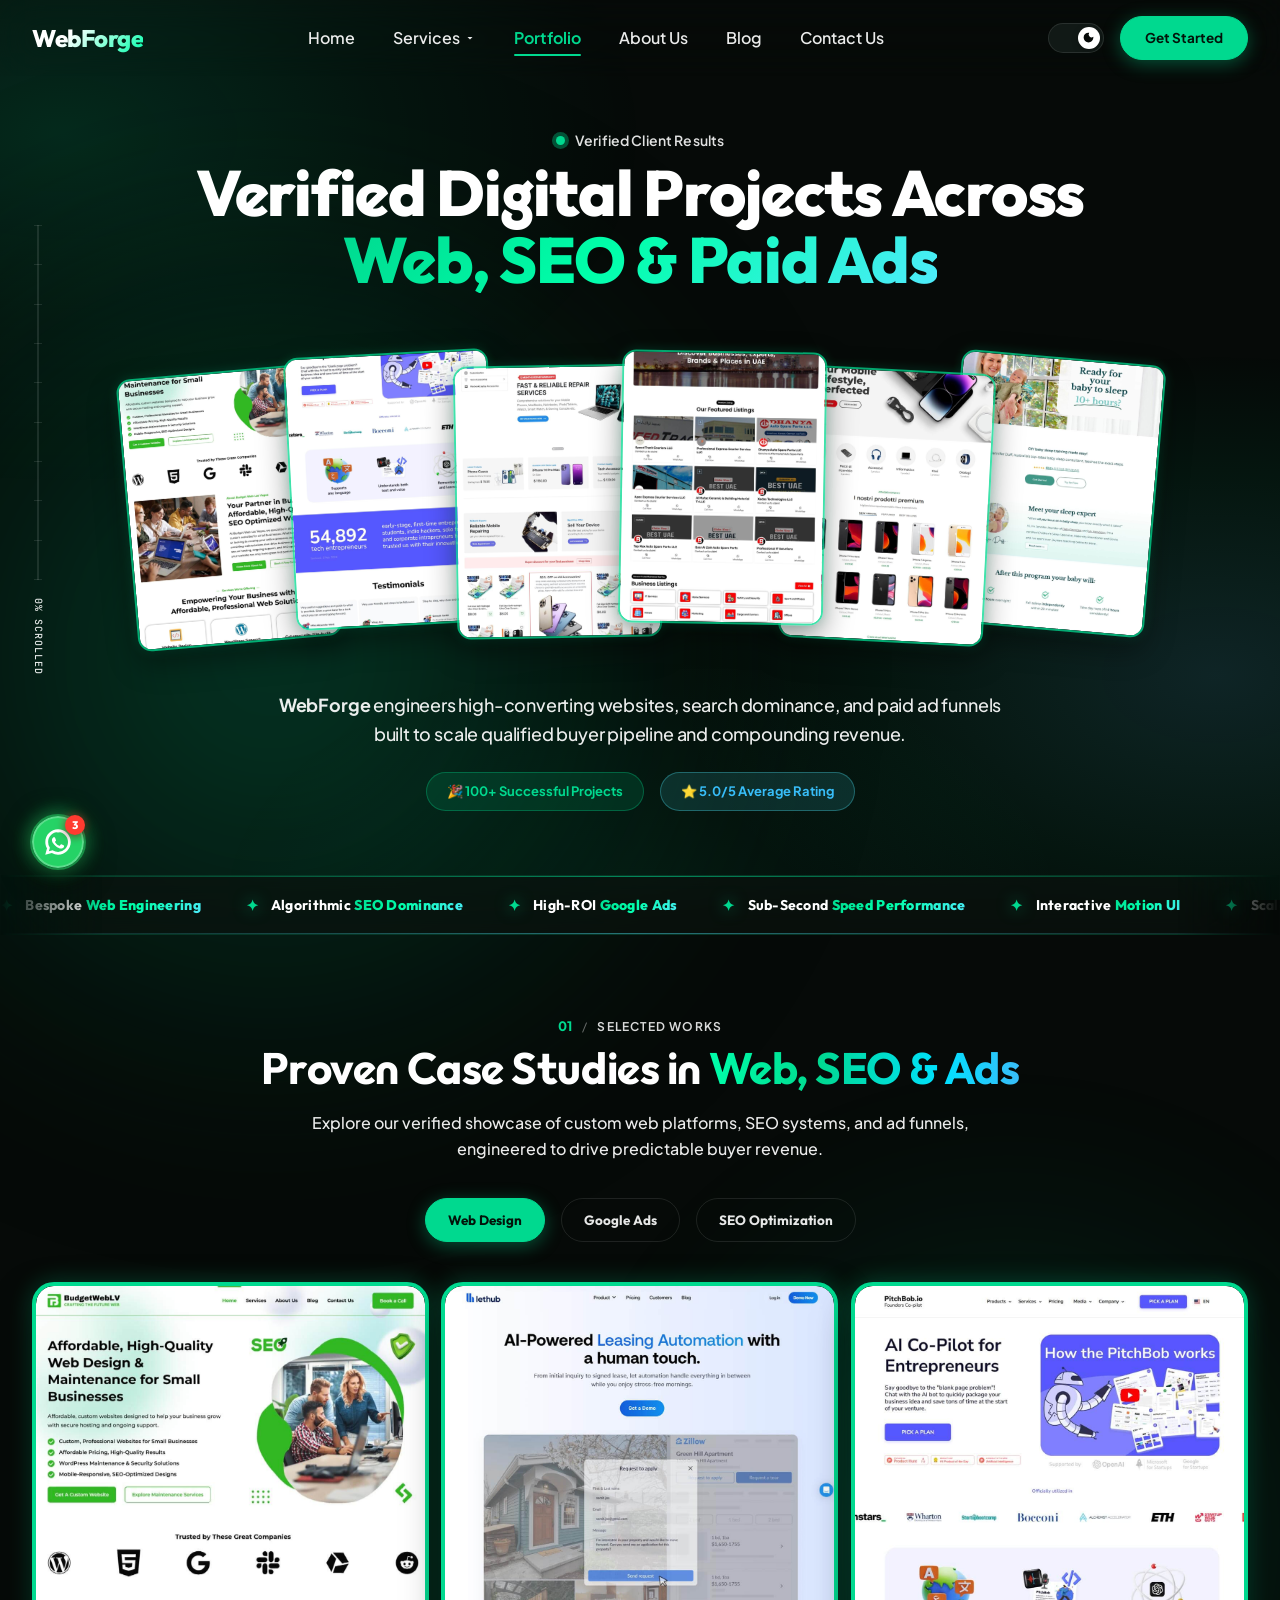
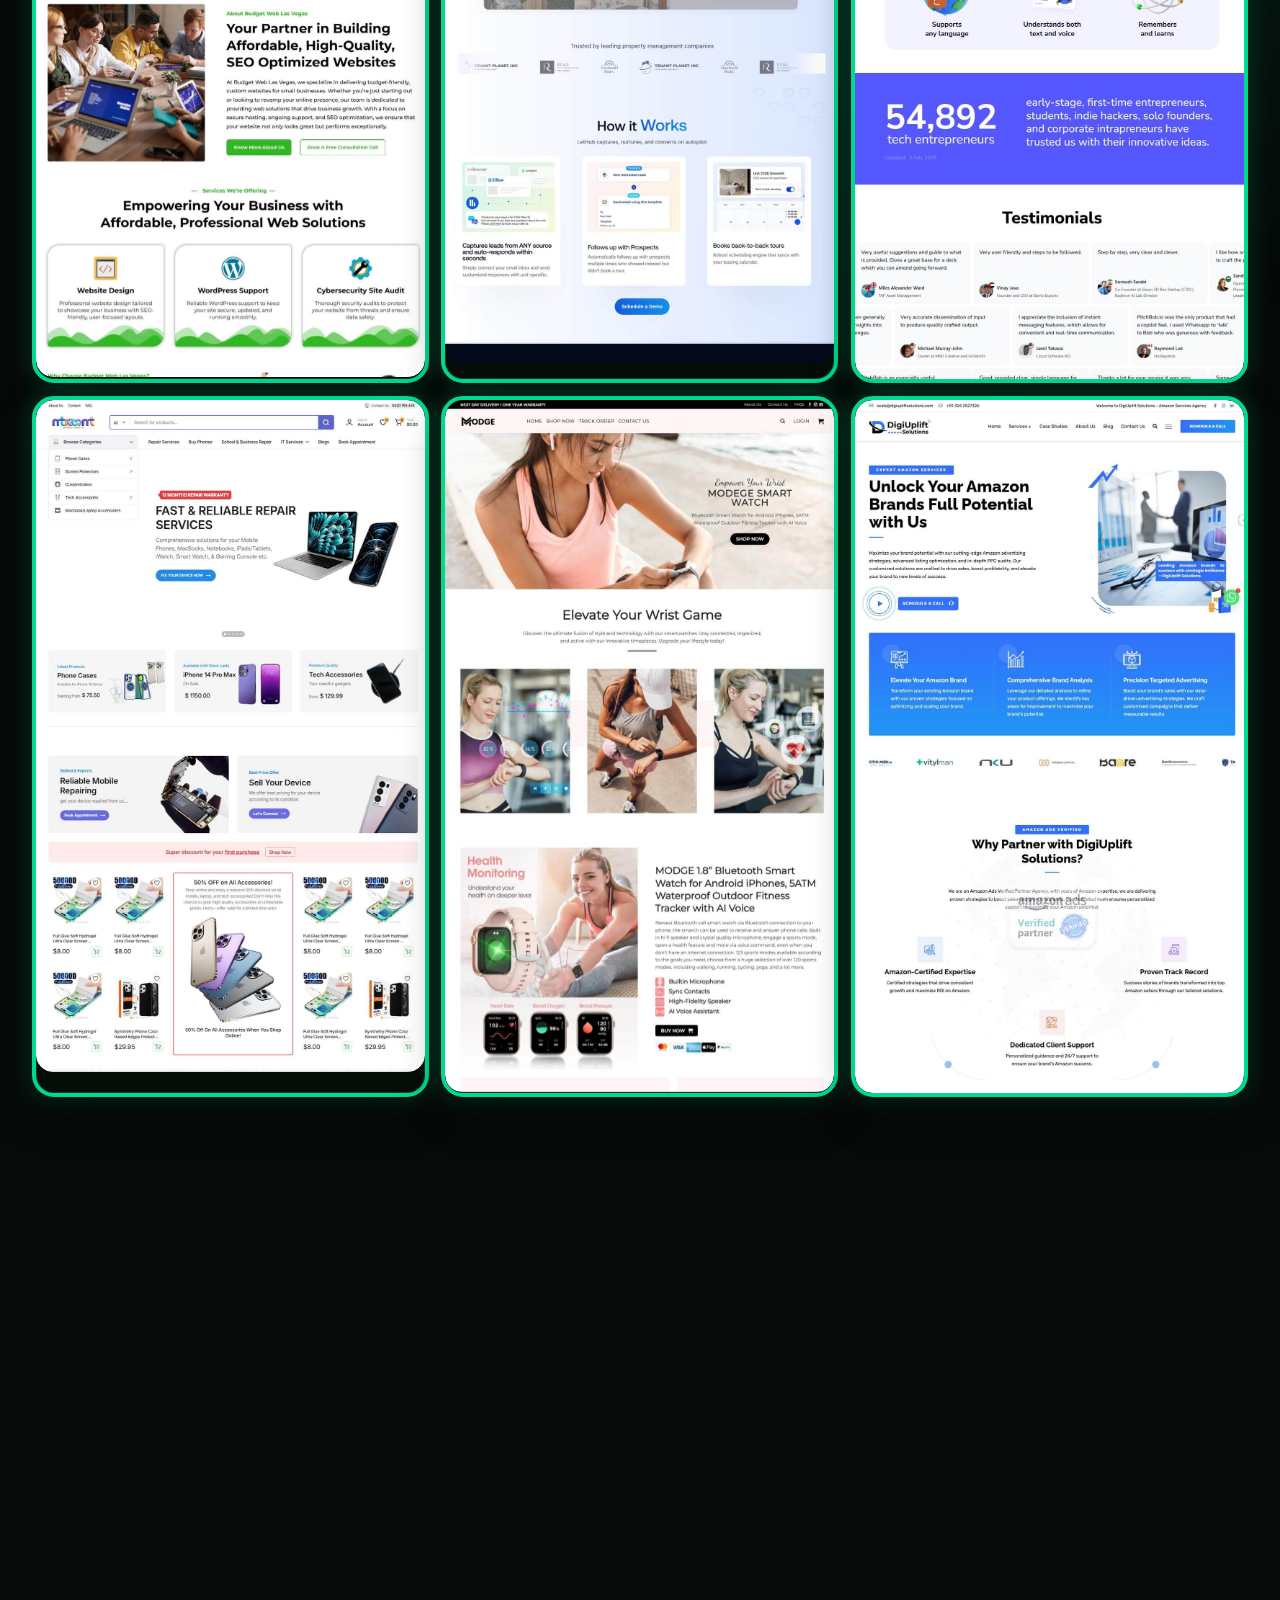
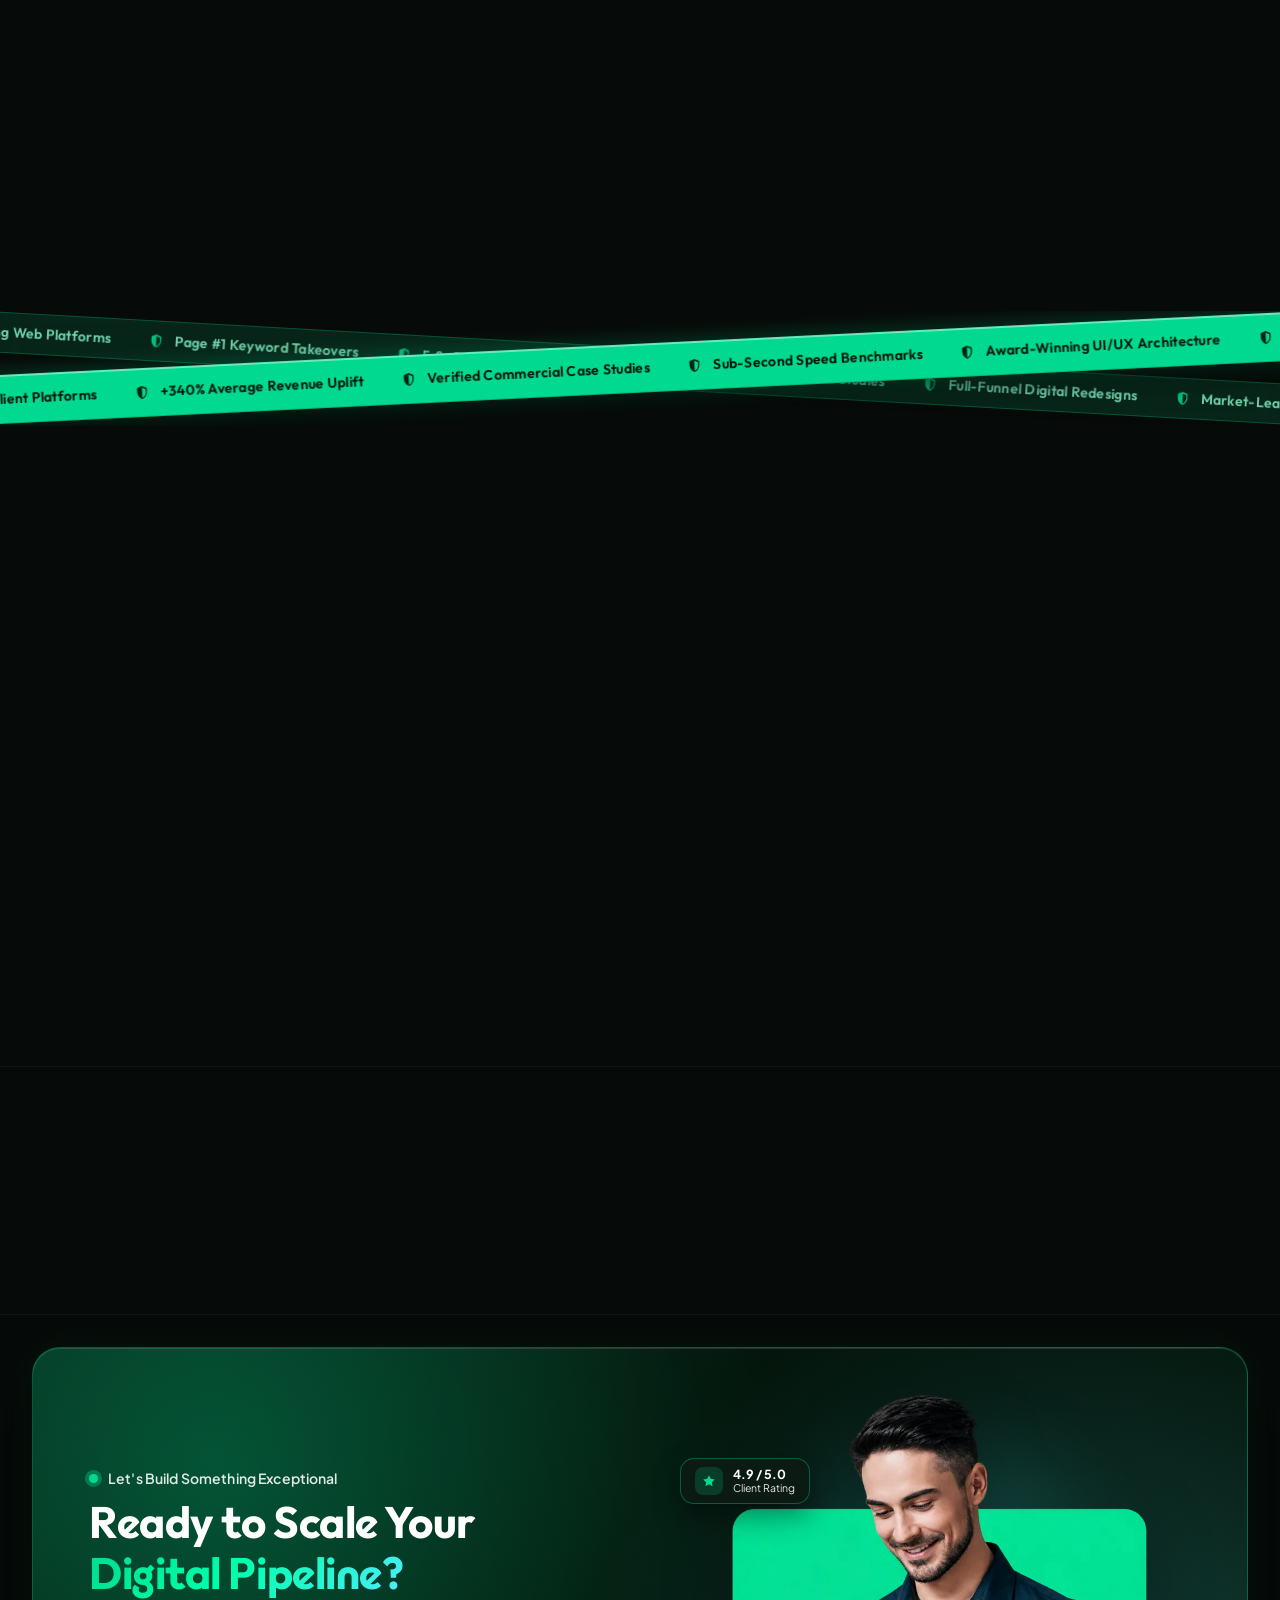
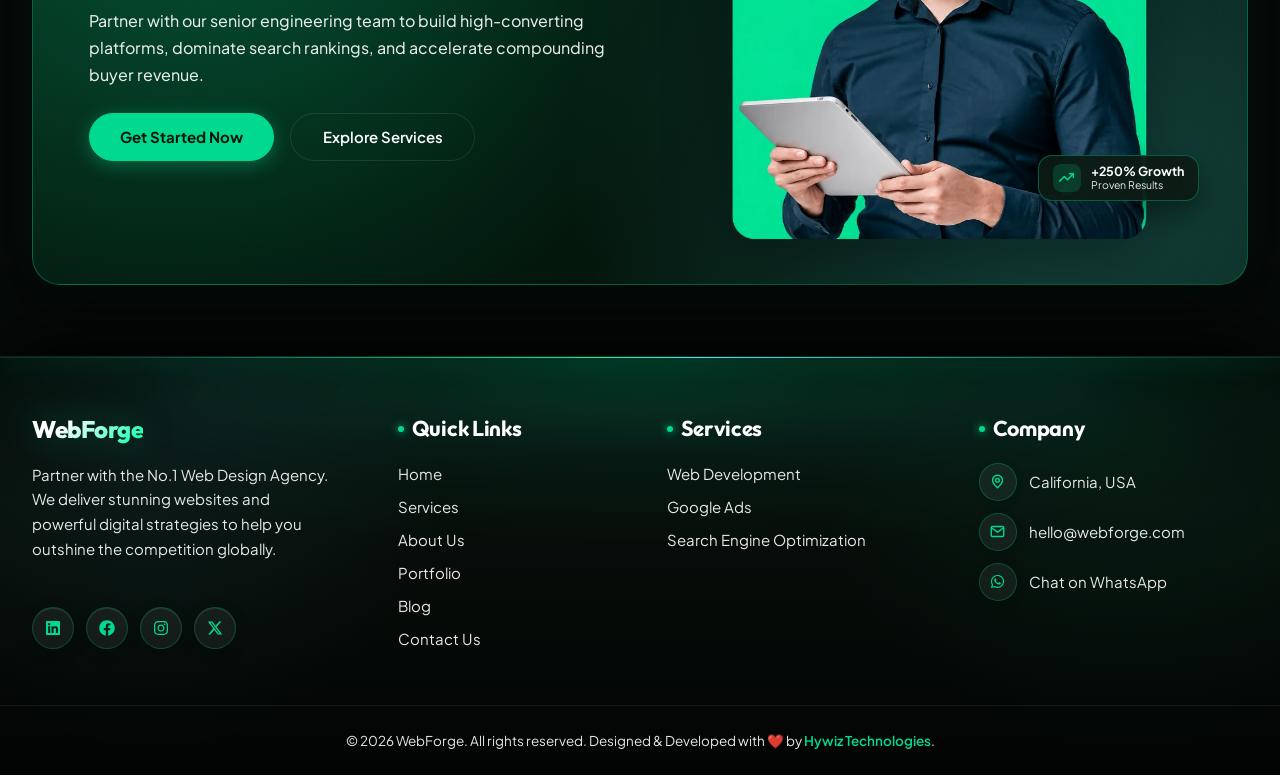
<file: portfolio.html>
<!doctype html>
<html lang="en" data-default-theme="dark" data-theme="dark">
  <head>
    <meta charset="UTF-8" />
    <meta name="viewport" content="width=device-width, initial-scale=1.0" />
    <title>Portfolio | WebForge Digital Agency: Selected Client Work &amp; Case Studies</title>
    <link rel="icon" href="favicon.svg" type="image/svg+xml" />
        <link rel="preconnect" href="https://fonts.googleapis.com" />
    <link rel="preconnect" href="https://fonts.gstatic.com" crossorigin />
    <link
      href="https://fonts.googleapis.com/css2?family=Outfit:wght@300;400;500;600;700;800;900&family=Plus+Jakarta+Sans:ital,wght@0,200..800;1,200..800&family=JetBrains+Mono:ital,wght@0,100..800;1,100..800&display=swap"
      rel="stylesheet"
    />
    <link rel="stylesheet" href="css/style.css?v=12.1" />
    <style>
      .portfolio-page-universe {
        position: relative;
        width: 100%;
        overflow-x: clip;
      }
      .portfolio-hero {
        position: relative;
        width: 100%;
        padding-top: clamp(120px, 14vw, 175px);
        padding-bottom: clamp(40px, 5vw, 65px);
        text-align: center;
        overflow: visible;
        background: transparent !important;
      }
      .portfolio-hero-title {
        color: var(--fg);
        margin-bottom: clamp(16px, 2.5vw, 24px);
        text-wrap: balance;
      }
      .portfolio-hero-accent {
        background: linear-gradient(135deg, #00d98f 0%, #00ffaa 45%, #4febfd 100%) !important;
        -webkit-background-clip: text !important;
        -webkit-text-fill-color: transparent !important;
        display: inline-block;
      }
      html:not([data-theme="dark"]) .portfolio-hero-accent,
      [data-theme='light'] .portfolio-hero-accent {
        background: linear-gradient(135deg, #008f58 0%, #00b374 50%, #0284c7 100%) !important;
        -webkit-background-clip: text !important;
        -webkit-text-fill-color: transparent !important;
      }
      .portfolio-hero-desc {
        font-family: var(--font-body, 'Plus Jakarta Sans', sans-serif) !important;
        font-size: clamp(0.96rem, 1.4vw, 1.12rem) !important;
        color: rgba(255, 255, 255, 0.92) !important;
        max-width: 980px !important;
        margin: 0 auto 24px !important;
        line-height: 1.62 !important;
        font-weight: 500 !important;
        text-align: center !important;
      }
      .portfolio-lede-row-1 {
        display: block !important;
      }
      .portfolio-lede-row-2 {
        display: block !important;
      }
      html:not([data-theme="dark"]) .portfolio-hero-desc,
      [data-theme='light'] .portfolio-hero-desc {
        color: #2c4235 !important;
        font-weight: 500 !important;
      }
      .portfolio-stat-pill {
        display: inline-flex;
        align-items: center;
        padding: 8px 20px;
        border-radius: 999px;
        font-size: 13px;
        font-weight: 700;
        font-family: var(--font-body);
        backdrop-filter: blur(12px);
      }
      .portfolio-stat-pill.success {
        background: rgba(0, 217, 143, 0.12);
        color: var(--accent-primary);
        border: 1px solid rgba(0, 217, 143, 0.3);
      }
      .portfolio-stat-pill.teal {
        background: rgba(79, 235, 253, 0.12);
        color: #38bdf8;
        border: 1px solid rgba(79, 235, 253, 0.3);
      }
      .filter-pill {
        min-height: 44px;
        padding: 8px 22px;
        font-size: 13.5px;
        font-weight: 700;
        border-radius: 999px;
        cursor: pointer;
        transition: all 0.25s ease;
      }
      .portfolio-grid {
        display: grid;
        grid-template-columns: repeat(3, 1fr);
        gap: 12px;
      }
      /* =========================================================
         PORTFOLIO CARDS: THICK BORDER & TRENDY POP-UP ANIMATIONS
         ========================================================= */
      .port-card {
        border-radius: 22px !important;
        overflow: hidden !important;
        border: 4px solid #00d98f !important;
        background: #060d09 !important;
        box-shadow: 0 16px 45px -10px rgba(0, 0, 0, 0.65), 0 0 24px rgba(0, 217, 143, 0.28), inset 0 0 0 1px rgba(0, 217, 143, 0.2) !important;
        transition: transform 0.45s cubic-bezier(0.16, 1, 0.3, 1), box-shadow 0.45s cubic-bezier(0.16, 1, 0.3, 1), border-color 0.3s ease !important;
        position: relative;
        will-change: transform, box-shadow;
      }
      html[data-theme="dark"] .port-card,
      html:not([data-theme="light"]) .port-card {
        border: 4px solid #00d98f !important;
        box-shadow: 0 16px 45px -10px rgba(0, 0, 0, 0.65), 0 0 24px rgba(0, 217, 143, 0.28), inset 0 0 0 1px rgba(0, 217, 143, 0.2) !important;
      }
      html[data-theme="light"] .port-card,
      [data-theme="light"] .port-card {
        border: 4px solid #008f58 !important;
        background: #f0f7f3 !important;
        box-shadow: 0 14px 36px -8px rgba(0, 30, 15, 0.16), 0 0 0 1px rgba(0, 143, 88, 0.25) !important;
      }
      .port-card:hover {
        transform: translateY(-10px) scale(1.02) !important;
        border-color: #00ffaa !important;
        box-shadow: 0 28px 65px -12px rgba(0, 0, 0, 0.75), 0 0 38px rgba(0, 217, 143, 0.48), inset 0 0 0 1px rgba(0, 255, 170, 0.4) !important;
        z-index: 3;
      }
      html[data-theme="light"] .port-card:hover,
      [data-theme="light"] .port-card:hover {
        border-color: #00b374 !important;
        box-shadow: 0 26px 54px -10px rgba(0, 30, 15, 0.22), 0 0 26px rgba(0, 179, 116, 0.38) !important;
      }

      /* Frame Container with 3D Depth Clipping */
      .port-frame {
        position: relative;
        overflow: hidden;
        border-radius: 17px;
        background: #08120c;
        transform: translateZ(0);
        -webkit-mask-image: -webkit-radial-gradient(white, black); /* Crisp corner clipping */
      }
      html[data-theme="light"] .port-frame,
      [data-theme="light"] .port-frame {
        background: #eef5f0;
      }

      /* Image Entrance & Pop-In Animation into Box */
      .port-card .port-frame img {
        width: 100%;
        height: auto !important;
        aspect-ratio: auto !important;
        object-fit: contain !important;
        display: block !important;
        transform: scale(0.92) translateY(28px) !important;
        opacity: 0.85;
        filter: blur(1.5px);
        transition: transform 0.85s cubic-bezier(0.34, 1.35, 0.64, 1), opacity 0.7s ease, filter 0.7s ease !important;
        will-change: transform, opacity, filter;
      }

      /* When scrolled into view (.is-in): pops up inside box with spring */
      .port-card.is-in .port-frame img {
        transform: scale(1) translateY(0) !important;
        opacity: 1 !important;
        filter: blur(0) !important;
        transition-delay: calc(var(--i, 0) * 0.09s);
      }

      /* Filter hide reset */
      .port-card.mix-hide .port-frame img {
        transform: scale(0.92) translateY(24px) !important;
        opacity: 0 !important;
      }

      /* Interactive Hover Pop-Up Animation */
      .port-card:hover .port-frame img {
        transform: scale(1.06) translateY(-10px) !important;
        filter: contrast(1.03) brightness(1.02) !important;
        transition: transform 0.5s cubic-bezier(0.34, 1.45, 0.64, 1), filter 0.35s ease !important;
        transition-delay: 0s !important;
      }

      /* Subtle Ambient Glass Tint Overlay on Hover */
      .port-frame::before {
        content: '';
        position: absolute;
        inset: 0;
        background: linear-gradient(
          180deg,
          rgba(0, 0, 0, 0.2) 0%,
          transparent 35%,
          transparent 65%,
          rgba(0, 0, 0, 0.38) 100%
        );
        opacity: 0;
        transition: opacity 0.4s ease;
        pointer-events: none;
        z-index: 2;
      }
      .port-card:hover .port-frame::before {
        opacity: 1;
      }

      /* Trendy Floating "✦ View Project ↗" Pop-Up Badge */
      .port-frame::after {
        content: '✦ View Project ↗';
        position: absolute;
        top: clamp(140px, 20vw, 240px);
        left: 50%;
        transform: translate(-50%, -25%) scale(0.7);
        opacity: 0;
        pointer-events: none;
        background: rgba(6, 16, 11, 0.92);
        backdrop-filter: blur(14px);
        -webkit-backdrop-filter: blur(14px);
        border: 1.5px solid #00d98f;
        color: #ffffff;
        font-family: var(--font-display);
        font-size: 13.5px;
        font-weight: 700;
        letter-spacing: 0.03em;
        padding: 10px 22px;
        border-radius: 999px;
        box-shadow: 0 16px 36px rgba(0, 0, 0, 0.7), 0 0 22px rgba(0, 217, 143, 0.4);
        transition: transform 0.38s cubic-bezier(0.34, 1.56, 0.64, 1), opacity 0.3s ease;
        z-index: 4;
        white-space: nowrap;
      }
      .port-card:hover .port-frame::after {
        transform: translate(-50%, -50%) scale(1);
        opacity: 1;
      }
      html[data-theme="light"] .port-frame::after,
      [data-theme="light"] .port-frame::after {
        background: rgba(255, 255, 255, 0.96);
        color: #042414;
        border-color: #008f58;
        box-shadow: 0 14px 32px rgba(0, 30, 15, 0.2), 0 0 0 1px rgba(0, 143, 88, 0.25);
      }
      /* Stacked Hero Gallery Borders */
      .stacked-card {
        border: 2px solid rgba(0, 217, 143, 0.75) !important;
        box-shadow: 0 12px 30px rgba(0, 0, 0, 0.4), 0 0 12px rgba(0, 217, 143, 0.2) !important;
      }
      html[data-theme="light"] .stacked-card,
      [data-theme="light"] .stacked-card {
        border: 2px solid #00a86b !important;
        box-shadow: 0 8px 24px rgba(0, 30, 15, 0.12) !important;
      }
      @media (max-width: 1024px) {
        .portfolio-grid {
          grid-template-columns: repeat(2, 1fr);
          gap: 12px;
        }
        .stacked-card {
          width: 155px;
          margin-inline: -16px;
        }
      }
      @media (max-width: 768px) {
        .portfolio-hero {
          padding-top: 110px;
          padding-bottom: 35px;
        }
        .portfolio-desk-title {
          display: none !important;
        }
        .portfolio-mob-title {
          display: flex !important;
          flex-direction: column !important;
          align-items: center !important;
          width: 100% !important;
          gap: 4px !important;
          text-align: center !important;
        }
        .portfolio-lede-row-1,
        .portfolio-lede-row-2 {
          display: inline !important;
        }
        .portfolio-lede-br {
          display: none !important;
        }
        .portfolio-grid {
          grid-template-columns: repeat(2, 1fr) !important;
          gap: 12px !important;
        }
        .stacked-gallery-container {
          padding: 16px 0;
          margin: 20px auto;
        }
        .stacked-card {
          width: 125px;
          margin-inline: -14px;
        }
        .stacked-card.card-5,
        .stacked-card.card-6 {
          display: none;
        }
        .contact-inputs-grid {
          grid-template-columns: 1fr !important;
          gap: 16px !important;
        }
        .contact-input-group.full-width {
          grid-column: span 1 !important;
        }
        .footer-grid-premium {
          grid-template-columns: 1fr !important;
          gap: 32px !important;
        }
        .footer-info-col {
          max-width: 100%;
        }
        .footer-bottom-premium {
          flex-direction: column;
          gap: 16px;
          text-align: center;
        }
      }
      @media (max-width: 640px) {
        .portfolio-grid {
          grid-template-columns: 1fr !important;
          gap: 12px !important;
        }
      }
      @media (max-width: 480px) {
        .portfolio-hero {
          padding-top: 100px;
          padding-bottom: 28px;
        }
        .stacked-card {
          width: 105px;
          margin-inline: -12px;
        }
        .stacked-card.card-4 {
          display: none;
        }
        .filter-pill {
          padding: 7px 16px;
          font-size: 12.5px;
          flex: 1 1 calc(50% - 10px);
        }
        .contact-form-card {
          padding: 24px 16px !important;
          border-radius: 18px !important;
        }
      }

      /* Capability Moving Ticker Ribbon */
      .portfolio-ticker-ribbon {
        position: relative;
        width: 100%;
        overflow: hidden;
        padding: clamp(14px, 1.4vw, 18px) 0;
        background: rgba(10, 18, 14, 0.72);
        backdrop-filter: blur(16px);
        -webkit-backdrop-filter: blur(16px);
        border-top: 1px solid rgba(0, 217, 143, 0.18);
        border-bottom: 1px solid rgba(0, 217, 143, 0.18);
        box-shadow: 0 10px 30px -10px rgba(0, 0, 0, 0.5), inset 0 1px 0 rgba(0, 217, 143, 0.15), inset 0 -1px 0 rgba(79, 235, 253, 0.08);
        mask-image: linear-gradient(to right, transparent 0%, black 8%, black 92%, transparent 100%);
        -webkit-mask-image: linear-gradient(to right, transparent 0%, black 8%, black 92%, transparent 100%);
        margin: 0 0 clamp(24px, 3vw, 40px);
        z-index: 5;
      }
      .portfolio-ticker-ribbon::before {
        content: '';
        position: absolute;
        top: 0;
        left: 0;
        right: 0;
        height: 1px;
        background: linear-gradient(90deg, transparent 0%, rgba(0, 217, 143, 0.5) 50%, transparent 100%);
        pointer-events: none;
      }
      .portfolio-ticker-ribbon::after {
        content: '';
        position: absolute;
        bottom: 0;
        left: 0;
        right: 0;
        height: 1px;
        background: linear-gradient(90deg, transparent 0%, rgba(79, 235, 253, 0.4) 50%, transparent 100%);
        pointer-events: none;
      }
      html:not([data-theme="dark"]) .portfolio-ticker-ribbon,
      [data-theme='light'] .portfolio-ticker-ribbon {
        background: rgba(240, 247, 243, 0.88);
        border-top: 1px solid rgba(0, 168, 107, 0.18);
        border-bottom: 1px solid rgba(0, 168, 107, 0.18);
        box-shadow: 0 6px 24px rgba(0, 30, 15, 0.04), inset 0 1px 0 rgba(255, 255, 255, 0.9), inset 0 -1px 0 rgba(0, 168, 107, 0.1);
      }
      .portfolio-ticker-track {
        display: flex;
        width: max-content;
        will-change: transform;
        animation: portfolioTickerMove 32s linear infinite;
      }
      .portfolio-ticker-ribbon:hover .portfolio-ticker-track {
        animation-play-state: paused;
      }
      .portfolio-ticker-group {
        display: flex;
        align-items: center;
        gap: clamp(32px, 3.5vw, 52px);
        padding-right: clamp(32px, 3.5vw, 52px);
        flex-shrink: 0;
      }
      .portfolio-ticker-item {
        display: inline-flex;
        align-items: center;
        gap: 12px;
        white-space: nowrap;
        font-family: var(--font-display);
        font-size: clamp(14px, 1.1vw, 16px);
        font-weight: 700;
        letter-spacing: 0.02em;
        color: var(--fg);
        cursor: default;
        transition: transform 0.25s ease, color 0.25s ease;
      }
      .portfolio-ticker-item:hover {
        transform: translateY(-1px);
        color: var(--accent-primary);
      }
      html:not([data-theme="dark"]) .portfolio-ticker-item:hover {
        color: #008f58;
      }
      .ticker-sparkle {
        color: var(--accent-primary);
        font-size: 15px;
        line-height: 1;
        filter: drop-shadow(0 0 8px rgba(0, 217, 143, 0.65));
        transition: transform 0.35s ease;
        display: inline-block;
      }
      .portfolio-ticker-item:hover .ticker-sparkle {
        transform: rotate(90deg) scale(1.3);
      }
      html:not([data-theme="dark"]) .ticker-sparkle {
        color: #00a86b;
        filter: drop-shadow(0 0 6px rgba(0, 168, 107, 0.4));
      }
      .ticker-accent {
        background: linear-gradient(135deg, #00d98f 0%, #00ffaa 45%, #4febfd 100%);
        -webkit-background-clip: text;
        -webkit-text-fill-color: transparent;
        display: inline-block;
        font-weight: 800;
      }
      html:not([data-theme="dark"]) .ticker-accent,
      [data-theme='light'] .ticker-accent {
        background: linear-gradient(135deg, #008f58 0%, #00b374 50%, #0284c7 100%) !important;
        -webkit-background-clip: text !important;
        -webkit-text-fill-color: transparent !important;
      }
      @keyframes portfolioTickerMove {
        0% {
          transform: translateX(0);
        }
        100% {
          transform: translateX(-50%);
        }
      }
      @media (prefers-reduced-motion: reduce) {
        .portfolio-ticker-track {
          animation-duration: 90s;
        }
      }
    </style>
  </head>
  <body>
    <!-- Custom reactive mouse pointer -->
    <div class="custom-cursor" id="customCursor"></div>
    <div class="custom-cursor-follower" id="customCursorFollower"></div>
    <!-- Page Loader -->
    <div class="loader">
      <svg class="mark" viewBox="0 0 40 40" fill="none">
        <circle
          cx="20"
          cy="20"
          r="18"
          stroke="var(--accent-primary)"
          stroke-width="3"
          stroke-dasharray="90 40"
        />
      </svg>
    </div>
    <div class="cursor-glow"></div>
    <aside class="sounding-line" aria-hidden="true">
      <div class="rail">
        <div class="fill"></div>
        <div class="ticks">
          <span></span><span></span><span></span><span></span><span></span
          ><span></span><span></span><span></span><span></span><span></span>
        </div>
      </div>
      <div class="reading">0% SCROLLED</div>
    </aside>
    <!-- Top Notification Bar -->
    <div class="topbar">
      <div class="wrap">
        <div class="promo">
          <span class="dot"></span> WebForge : Web Design,
          Development, SEO &amp; Google Ads
        </div>
        <div>hello@webforge.com</div>
      </div>
    </div>
    <!-- Header Navigation -->
    <header class="site-header webagency-header">
      <nav class="nav wrap webagency-nav">
        <a href="index.html" class="brand webagency-brand">WebForge</a>
        <div class="nav-links webagency-nav-links">
          <a href="index.html" class="webagency-nav-item">
            <div class="webagency-nav-item-inner">
              <span class="webagency-nav-item-icon-wrap">
                <svg viewBox="0 0 24 24" width="18" height="18" fill="none" stroke="currentColor" stroke-width="2" stroke-linecap="round" stroke-linejoin="round"><path d="m3 9 9-7 9 7v11a2 2 0 0 1-2 2H5a2 2 0 0 1-2-2z"/><polyline points="9 22 9 12 15 12 15 22"/></svg>
              </span>
              <span class="webagency-nav-item-label-inactive">Home </span>
            </div>
          </a>
          <div class="webagency-nav-item-wrapper has-dropdown">
            <a href="services.html" class="webagency-nav-item">
              <div class="webagency-nav-item-inner">
                <span class="webagency-nav-item-icon-wrap">
                  <svg viewBox="0 0 24 24" width="18" height="18" fill="none" stroke="currentColor" stroke-width="2" stroke-linecap="round" stroke-linejoin="round"><rect width="7" height="7" x="3" y="3" rx="1"/><rect width="7" height="7" x="14" y="3" rx="1"/><rect width="7" height="7" x="14" y="14" rx="1"/><rect width="7" height="7" x="3" y="14" rx="1"/></svg>
                </span>
                <span class="webagency-nav-item-label-inactive"
                  >Services
                  <svg
                    viewBox="0 0 24 24"
                    width="12"
                    height="12"
                    fill="currentColor"
                    class="u-ml-4"
                  >
                    <path d="M7 10l5 5 5-5z" /></svg
                ></span>
              </div>
            </a>
            <div class="webagency-dropdown-menu">
              <a href="web-development.html">Web Development</a>
              <a href="google-ads.html">Google Ads</a>
              <a href="search-engine-optimization.html"
                >Search Engine Optimization</a
              >
            </div>
          </div>
          <a href="portfolio.html" class="webagency-nav-item active">
            <!-- Fluid Pocket Curve Mask & Border -->
            <svg
              viewBox="0 0 100 30"
              preserveAspectRatio="none"
              class="webagency-nav-item-pocket-curve"
            >
              <path
                d="M 0,15 L 25,15 C 35,15 38,30 50,30 C 62,30 65,15 75,15 L 100,15 L 100,0 L 0,0 Z"
                class="curve-bg"
              />
              <path
                d="M 0,15 L 25,15 C 35,15 38,30 50,30 C 62,30 65,15 75,15 L 100,15"
                class="curve-border"
              />
            </svg>
            <!-- Floating Circular Active Icon -->
            <div class="webagency-nav-item-active-icon">
              <svg viewBox="0 0 24 24" width="18" height="18" fill="none" stroke="currentColor" stroke-width="2" stroke-linecap="round" stroke-linejoin="round"><rect width="20" height="14" x="2" y="3" rx="2"/><line x1="8" x2="16" y1="21" y2="21"/><line x1="12" x2="12" y1="17" y2="21"/></svg>
            </div>
            <!-- Label text placed lower -->
            <span class="webagency-nav-item-label">Portfolio </span>
          </a>
          <a href="about.html" class="webagency-nav-item">
            <div class="webagency-nav-item-inner">
              <span class="webagency-nav-item-icon-wrap">
                <svg viewBox="0 0 24 24" width="18" height="18" fill="none" stroke="currentColor" stroke-width="2" stroke-linecap="round" stroke-linejoin="round"><path d="M16 21v-2a4 4 0 0 0-4-4H6a4 4 0 0 0-4 4v2"/><circle cx="9" cy="7" r="4"/><path d="M22 21v-2a4 4 0 0 0-3-3.87"/><path d="M16 3.13a4 4 0 0 1 0 7.75"/></svg>
              </span>
              <span class="webagency-nav-item-label-inactive">About Us </span>
            </div>
          </a>
          <a href="blog.html" class="webagency-nav-item">
            <div class="webagency-nav-item-inner">
              <span class="webagency-nav-item-icon-wrap">
                <svg viewBox="0 0 24 24" width="18" height="18" fill="none" stroke="currentColor" stroke-width="2" stroke-linecap="round" stroke-linejoin="round"><path d="M14.5 2H6a2 2 0 0 0-2 2v16a2 2 0 0 0 2 2h12a2 2 0 0 0 2-2V7.5L14.5 2z"/><polyline points="14 2 14 8 20 8"/><line x1="16" x2="8" y1="13" y2="13"/><line x1="16" x2="8" y1="17" y2="17"/><line x1="10" x2="8" y1="9" y2="9"/></svg>
              </span>
              <span class="webagency-nav-item-label-inactive">Blog </span>
            </div>
          </a>
          <a href="contact.html" class="webagency-nav-item">
            <div class="webagency-nav-item-inner">
              <span class="webagency-nav-item-icon-wrap">
                <svg viewBox="0 0 24 24" width="18" height="18" fill="none" stroke="currentColor" stroke-width="2" stroke-linecap="round" stroke-linejoin="round"><rect width="20" height="16" x="2" y="4" rx="2"/><path d="m22 7-8.97 5.7a1.94 1.94 0 0 1-2.06 0L2 7"/></svg>
              </span>
              <span class="webagency-nav-item-label-inactive">Contact Us </span>
            </div>
          </a>
        </div>
        <div class="webagency-nav-right">
          <button class="theme-toggle" aria-label="Toggle theme">
            <span class="knob"
              ><svg viewBox="0 0 24 24" fill="currentColor">
                <path
                  d="M12 3a9 9 0 1 0 9 9c0-.46-.04-.92-.1-1.36a5.4 5.4 0 0 1-7.54-7.54c-.44-.06-.9-.1-1.36-.1z"
                /></svg
            ></span>
          </button>
          <a
            href="contact.html#contactSection"
            class="btn btn-primary webagency-get-started-btn"
            >Get Started</a
          >
          <button class="burger" aria-label="Open menu"><span></span></button>
        </div>
      </nav>
    </header>
    <div class="mobile-drawer">
      <div class="mobile-drawer-header">
        <a href="index.html" class="brand webagency-brand">WebForge</a>
        <div class="mobile-drawer-actions">
          <button class="theme-toggle" aria-label="Toggle theme">
            <span class="knob"><svg viewBox="0 0 24 24" fill="currentColor">
                <path d="M12 3a9 9 0 1 0 9 9c0-.46-.04-.92-.1-1.36a5.4 5.4 0 0 1-7.54-7.54c-.44-.06-.9-.1-1.36-.1z" />
              </svg></span>
          </button>
          <button class="mobile-close" aria-label="Close menu">
            <svg viewBox="0 0 24 24" width="20" height="20" fill="none" stroke="currentColor" stroke-width="2.2" stroke-linecap="round" stroke-linejoin="round">
              <line x1="18" y1="6" x2="6" y2="18"></line>
              <line x1="6" y1="6" x2="18" y2="18"></line>
            </svg>
          </button>
        </div>
      </div>

      <div class="mobile-drawer-nav">
        <a href="index.html"><span>Home</span></a>
        <div class="mobile-drawer-accordion">
          <div class="mobile-drawer-accordion-header">
            <a href="services.html" class="drawer-nav-link">
              <span>Services</span>
            </a>
            <button type="button" class="accordion-toggle" aria-label="Toggle Services submenu" aria-expanded="false">
              <svg viewBox="0 0 24 24" width="16" height="16" fill="currentColor" class="accordion-icon">
                <path d="M7 10l5 5 5-5z" />
              </svg>
            </button>
          </div>
          <div class="accordion-content">
            <a href="web-development.html">Web Development</a>
            <a href="google-ads.html">Google Ads</a>
            <a href="search-engine-optimization.html">Search Engine Optimization</a>
          </div>
        </div>
        <a href="portfolio.html" class="active">
          <span>Portfolio</span>
          <span class="drawer-active-indicator"></span>
        </a>
        <a href="about.html"><span>About Us</span></a>
        <a href="blog.html"><span>Blog</span></a>
        <a href="contact.html"><span>Contact Us</span></a>
      </div>

      <div class="mobile-drawer-cta-wrap">
        <a href="contact.html#contactSection" class="btn btn-solid mobile-drawer-cta-btn">
          <span>Get Started</span>
          <svg viewBox="0 0 24 24" width="16" height="16" fill="none" stroke="currentColor" stroke-width="2.5" stroke-linecap="round" stroke-linejoin="round">
            <line x1="5" y1="12" x2="19" y2="12"></line>
            <polyline points="12 5 19 12 12 19"></polyline>
          </svg>
        </a>
      </div>

      <div class="mobile-drawer-footer">
        <div class="drawer-footer-contact">
          <span class="drawer-footer-lbl">Email us directly</span>
          <a href="mailto:hello@webforge.com" class="drawer-footer-email">hello@webforge.com</a>
        </div>
        <div class="drawer-footer-status">
          <span class="drawer-status-dot"></span>
          <span>Available for new projects</span>
        </div>
      </div>
    </div>
    <main class="portfolio-page-universe" id="main-content">
      <section class="portfolio-hero">
      <div
        class="wrap"
        style="position: relative; z-index: 2; text-align: center"
      >
        <!-- Eyebrow: Live dot, no pill -->
        <div class="hero-live-eyebrow reveal" style="justify-content: center;">
          <span class="hero-live-dot"></span>
          <span class="hero-live-text">Verified Client Results</span>
        </div>
        <!-- Main Hero Headline (Desktop: 2 rows, Mobile: 3 balanced rows: identical font size & weight) -->
        <h1 class="reveal portfolio-hero-title">
          <!-- Desktop & Tablet (>600px): Clean 2-Row Layout -->
          <span class="portfolio-desk-title">
            <span class="portfolio-title-row-1">Verified Digital Projects Across</span>
            <span class="portfolio-title-row-2"><span class="portfolio-hero-accent">Web, SEO &amp; Paid Ads</span></span>
          </span>
          <!-- Mobile (<=600px): Perfectly Balanced 3-Row Layout -->
          <span class="portfolio-mob-title">
            <span class="portfolio-mob-row">Verified Commercial</span>
            <span class="portfolio-mob-row">Projects Across Web,</span>
            <span class="portfolio-mob-row"><span class="portfolio-hero-accent">SEO, PPC Ads</span></span>
          </span>
        </h1>
        <!-- Randomly Stacked Gallery -->
        <div class="stacked-gallery-container reveal">
          <div class="stacked-card card-1">
            <img
              src="images/portfolio/budgetweblv-1.jpg"
              alt="Client Project 1"
            />
          </div>
          <div class="stacked-card card-2">
            <img
              src="images/portfolio/PitchBob.jpg"
              alt="Client Project 2"
            />
          </div>
          <div class="stacked-card card-3">
            <img
              src="images/portfolio/mtrecomit.com_.jpg"
              alt="Client Project 3"
            />
          </div>
          <div class="stacked-card card-4">
            <img
              src="images/portfolio/bestuae.jpg"
              alt="Client Project 4"
            />
          </div>
          <div class="stacked-card card-5">
            <img
              src="images/portfolio/w2tecno.jpg"
              alt="Client Project 5"
            />
          </div>
          <div class="stacked-card card-6">
            <img
              src="images/portfolio/babysleepbot.jpg"
              alt="Client Project 6"
            />
          </div>
        </div>
        <!-- Brand Statement Paragraph -->
        <p class="portfolio-hero-desc hero-desc-inverted-pyramid reveal">
          <!-- Desktop & Tablet (>600px): Clean 2-Row Inverted Pyramid -->
          <span class="hero-desc-desk">
            <span class="hero-desc-row-1"><strong>WebForge</strong> engineers high-converting websites, search dominance, and paid ad funnels</span>
            <span class="hero-desc-row-2">built to scale qualified buyer pipeline and compounding revenue.</span>
          </span>
          <!-- Mobile (<=600px): Balanced Inverted Pyramid -->
          <span class="hero-desc-mob">
            <span class="hero-desc-row-1">Custom web platforms and paid funnels</span>
            <span class="hero-desc-row-2">built to scale market revenue.</span>
          </span>
        </p>
        <div class="reveal" style="margin-top: 24px; display: flex; justify-content: center; gap: 16px; align-items: center; flex-wrap: wrap;">
          <div class="portfolio-stat-pill success">
            🎉 100+ Successful Projects
          </div>
          <div class="portfolio-stat-pill teal">
            ⭐ 5.0/5 Average Rating
          </div>
        </div>
      </div>
    </section>

    <!-- HORIZONTAL MOVING CAPABILITY TICKER RIBBON -->
    <div class="portfolio-ticker-ribbon" aria-label="Core Agency Capabilities">
      <div class="portfolio-ticker-track">
        <!-- Group 1 -->
        <div class="portfolio-ticker-group">
          <div class="portfolio-ticker-item"><span class="ticker-sparkle">✦</span><span class="ticker-text">Bespoke <span class="ticker-accent">Web Engineering</span></span></div>
          <div class="portfolio-ticker-item"><span class="ticker-sparkle">✦</span><span class="ticker-text">Algorithmic <span class="ticker-accent">SEO Dominance</span></span></div>
          <div class="portfolio-ticker-item"><span class="ticker-sparkle">✦</span><span class="ticker-text">High-ROI <span class="ticker-accent">Google Ads</span></span></div>
          <div class="portfolio-ticker-item"><span class="ticker-sparkle">✦</span><span class="ticker-text">Sub-Second <span class="ticker-accent">Speed Performance</span></span></div>
          <div class="portfolio-ticker-item"><span class="ticker-sparkle">✦</span><span class="ticker-text">Interactive <span class="ticker-accent">Motion UI</span></span></div>
          <div class="portfolio-ticker-item"><span class="ticker-sparkle">✦</span><span class="ticker-text">Scalable <span class="ticker-accent">Cloud Architecture</span></span></div>
          <div class="portfolio-ticker-item"><span class="ticker-sparkle">✦</span><span class="ticker-text">Conversion Rate <span class="ticker-accent">Optimization</span></span></div>
          <div class="portfolio-ticker-item"><span class="ticker-sparkle">✦</span><span class="ticker-text">Measurable <span class="ticker-accent">Client Growth</span></span></div>
        </div>
        <!-- Group 2 (Duplicate for Continuous Infinite Loop) -->
        <div class="portfolio-ticker-group" aria-hidden="true">
          <div class="portfolio-ticker-item"><span class="ticker-sparkle">✦</span><span class="ticker-text">Bespoke <span class="ticker-accent">Web Engineering</span></span></div>
          <div class="portfolio-ticker-item"><span class="ticker-sparkle">✦</span><span class="ticker-text">Algorithmic <span class="ticker-accent">SEO Dominance</span></span></div>
          <div class="portfolio-ticker-item"><span class="ticker-sparkle">✦</span><span class="ticker-text">High-ROI <span class="ticker-accent">Google Ads</span></span></div>
          <div class="portfolio-ticker-item"><span class="ticker-sparkle">✦</span><span class="ticker-text">Sub-Second <span class="ticker-accent">Speed Performance</span></span></div>
          <div class="portfolio-ticker-item"><span class="ticker-sparkle">✦</span><span class="ticker-text">Interactive <span class="ticker-accent">Motion UI</span></span></div>
          <div class="portfolio-ticker-item"><span class="ticker-sparkle">✦</span><span class="ticker-text">Scalable <span class="ticker-accent">Cloud Architecture</span></span></div>
          <div class="portfolio-ticker-item"><span class="ticker-sparkle">✦</span><span class="ticker-text">Conversion Rate <span class="ticker-accent">Optimization</span></span></div>
          <div class="portfolio-ticker-item"><span class="ticker-sparkle">✦</span><span class="ticker-text">Measurable <span class="ticker-accent">Client Growth</span></span></div>
        </div>
      </div>
    </div>

    <section class="section" id="portfolioGridSection" style="padding-top: clamp(24px, 3vw, 40px); padding-bottom: clamp(44px, 4.5vw, 60px);">
      <div class="wrap">
        <!-- Section Head -->
        <div class="section-head center reveal u-head-center-36">
          <div class="section-num-label">
            <span class="sec-num">01</span>
            <span class="sec-slash">/</span>
            <span class="sec-tag">Selected Works</span>
          </div>
          <h2>
            Proven Case Studies in <span class="gradient-text">Web, SEO &amp; Ads</span>
          </h2>
          <p class="section-subtitle desc-inverted-pyramid">
            <!-- Desktop & Tablet (>600px): Clean 2-Row Inverted Pyramid -->
            <span class="desc-desk">
              <span class="desc-row-1">Explore our verified showcase of custom web platforms, SEO systems, and ad funnels,</span>
              <span class="desc-row-2">engineered to drive predictable buyer revenue.</span>
            </span>
            <!-- Mobile (<=600px): Balanced Inverted Pyramid -->
            <span class="desc-mob">
              <span class="desc-row-1">Explore our showcase of solutions</span>
              <span class="desc-row-2">built to scale client deals.</span>
            </span>
          </p>
        </div>

        <div
          class="filter-row reveal"
          style="
            display: flex;
            justify-content: center;
            gap: 16px;
            margin-bottom: 40px;
            flex-wrap: wrap;
          "
        >
          <button class="filter-pill active" data-filter="web">Web Design</button>
          <button class="filter-pill" data-filter="ads">Google Ads</button>
          <button class="filter-pill" data-filter="seo">SEO Optimization</button>
        </div>
        <div class="portfolio-grid" id="portfolioGrid">
          <div
            class="port-card reveal spotlight-card mix"
            data-cat="web"
            style="--i: 0"
          >
            <div
              class="port-frame media-frame"
              
            >
              <img
                src="images/portfolio/budgetweblv-1.jpg"
                alt="Portfolio Work"
                
              />
            </div>
          </div>
          <div
            class="port-card reveal spotlight-card mix"
            data-cat="web"
            style="--i: 1"
          >
            <div
              class="port-frame media-frame"
              
            >
              <img
                src="images/portfolio/www.lethub.jpg"
                alt="Portfolio Work"
                
              />
            </div>
          </div>
          <div
            class="port-card reveal spotlight-card mix"
            data-cat="web"
            style="--i: 2"
          >
            <div
              class="port-frame media-frame"
              
            >
              <img
                src="images/portfolio/PitchBob.jpg"
                alt="Portfolio Work"
                
              />
            </div>
          </div>
          <div
            class="port-card reveal spotlight-card mix"
            data-cat="web"
            style="--i: 3"
          >
            <div
              class="port-frame media-frame"
              
            >
              <img
                src="images/portfolio/mtrecomit.com_.jpg"
                alt="Portfolio Work"
                
              />
            </div>
          </div>
          <div
            class="port-card reveal spotlight-card mix"
            data-cat="web"
            style="--i: 4"
          >
            <div
              class="port-frame media-frame"
              
            >
              <img
                src="images/portfolio/modgelifestyle.jpg"
                alt="Portfolio Work"
                
              />
            </div>
          </div>
          <div
            class="port-card reveal spotlight-card mix"
            data-cat="web"
            style="--i: 5"
          >
            <div
              class="port-frame media-frame"
              
            >
              <img
                src="images/portfolio/DigiUpLiftSolutions.jpg"
                alt="Portfolio Work"
                
              />
            </div>
          </div>
          <div
            class="port-card reveal spotlight-card mix"
            data-cat="web"
            style="--i: 0"
          >
            <div
              class="port-frame media-frame"
              
            >
              <img
                src="images/portfolio/babysleepbot.jpg"
                alt="Portfolio Work"
                
              />
            </div>
          </div>
          <div
            class="port-card reveal spotlight-card mix"
            data-cat="web"
            style="--i: 1"
          >
            <div
              class="port-frame media-frame"
              
            >
              <img
                src="images/portfolio/bestuae.jpg"
                alt="Portfolio Work"
                
              />
            </div>
          </div>
          <div
            class="port-card reveal spotlight-card mix"
            data-cat="web"
            style="--i: 2"
          >
            <div
              class="port-frame media-frame"
              
            >
              <img
                src="images/portfolio/w2tecno.jpg"
                alt="Portfolio Work"
                
              />
            </div>
          </div>
          <div
            class="port-card reveal spotlight-card mix mix-hide mix-hidden-layout"
            data-cat="ads"
            style="--i: 3"
          >
            <div
              class="port-frame media-frame"
              
            >
              <img
                src="images/portfolio/Google_Ads_Portfolio-GA-1-1.jpg"
                alt="Portfolio Work"
                
              />
            </div>
          </div>
          <div
            class="port-card reveal spotlight-card mix mix-hide mix-hidden-layout"
            data-cat="ads"
            style="--i: 4"
          >
            <div
              class="port-frame media-frame"
              
            >
              <img
                src="images/portfolio/Google_Ads_Portfolio-GA-2-1.jpg"
                alt="Portfolio Work"
                
              />
            </div>
          </div>
          <div
            class="port-card reveal spotlight-card mix mix-hide mix-hidden-layout"
            data-cat="ads"
            style="--i: 5"
          >
            <div
              class="port-frame media-frame"
              
            >
              <img
                src="images/portfolio/Google_Ads_Portfolio-GA-3.jpg"
                alt="Portfolio Work"
                
              />
            </div>
          </div>
          <div
            class="port-card reveal spotlight-card mix mix-hide mix-hidden-layout"
            data-cat="ads"
            style="--i: 0"
          >
            <div
              class="port-frame media-frame"
              
            >
              <img
                src="images/portfolio/Google_Ads_Portfolio-GA-4-1.jpg"
                alt="Portfolio Work"
                
              />
            </div>
          </div>
          <div
            class="port-card reveal spotlight-card mix mix-hide mix-hidden-layout"
            data-cat="ads"
            style="--i: 1"
          >
            <div
              class="port-frame media-frame"
              
            >
              <img
                src="images/portfolio/Google_Ads_Portfolio-GA-5-1.jpg"
                alt="Portfolio Work"
                
              />
            </div>
          </div>
          <div
            class="port-card reveal spotlight-card mix mix-hide mix-hidden-layout"
            data-cat="ads"
            style="--i: 2"
          >
            <div
              class="port-frame media-frame"
              
            >
              <img
                src="images/portfolio/Google_Ads_Portfolio-GA-6-1.jpg"
                alt="Portfolio Work"
                
              />
            </div>
          </div>
          <div
            class="port-card reveal spotlight-card mix mix-hide mix-hidden-layout"
            data-cat="ads"
            style="--i: 3"
          >
            <div
              class="port-frame media-frame"
              
            >
              <img
                src="images/portfolio/Google_Ads_Portfolio-GA-7-1.jpg"
                alt="Portfolio Work"
                
              />
            </div>
          </div>
          <div
            class="port-card reveal spotlight-card mix mix-hide mix-hidden-layout"
            data-cat="ads"
            style="--i: 4"
          >
            <div
              class="port-frame media-frame"
              
            >
              <img
                src="images/portfolio/Google_Ads_Portfolio-GA-8-1.jpg"
                alt="Portfolio Work"
                
              />
            </div>
          </div>
          <div
            class="port-card reveal spotlight-card mix mix-hide mix-hidden-layout"
            data-cat="ads"
            style="--i: 5"
          >
            <div
              class="port-frame media-frame"
              
            >
              <img
                src="images/portfolio/Google_Ads_Portfolio-GA-9-1.jpg"
                alt="Portfolio Work"
                
              />
            </div>
          </div>
          <div
            class="port-card reveal spotlight-card mix mix-hide mix-hidden-layout"
            data-cat="ads"
            style="--i: 0"
          >
            <div
              class="port-frame media-frame"
              
            >
              <img
                src="images/portfolio/Google_Ads_Portfolio-GA-10-1.jpg"
                alt="Portfolio Work"
                
              />
            </div>
          </div>
          <div
            class="port-card reveal spotlight-card mix mix-hide mix-hidden-layout"
            data-cat="ads"
            style="--i: 1"
          >
            <div
              class="port-frame media-frame"
              
            >
              <img
                src="images/portfolio/Google_Ads_Portfolio-GA-11-1.jpg"
                alt="Portfolio Work"
                
              />
            </div>
          </div>
          <div
            class="port-card reveal spotlight-card mix mix-hide mix-hidden-layout"
            data-cat="ads"
            style="--i: 2"
          >
            <div
              class="port-frame media-frame"
              
            >
              <img
                src="images/portfolio/Google_Ads_Portfolio-GA-12-1.jpg"
                alt="Portfolio Work"
                
              />
            </div>
          </div>
          <div
            class="port-card reveal spotlight-card mix mix-hide mix-hidden-layout"
            data-cat="seo"
            style="--i: 3"
          >
            <div
              class="port-frame media-frame"
              
            >
              <img
                src="images/portfolio/SEO-Portfolio-6.jpg"
                alt="Portfolio Work"
                
              />
            </div>
          </div>
          <div
            class="port-card reveal spotlight-card mix mix-hide mix-hidden-layout"
            data-cat="seo"
            style="--i: 4"
          >
            <div
              class="port-frame media-frame"
              
            >
              <img
                src="images/portfolio/SEO-Portfolio-5.jpg"
                alt="Portfolio Work"
                
              />
            </div>
          </div>
          <div
            class="port-card reveal spotlight-card mix mix-hide mix-hidden-layout"
            data-cat="seo"
            style="--i: 5"
          >
            <div
              class="port-frame media-frame"
              
            >
              <img
                src="images/portfolio/SEO-Portfolio-3.jpg"
                alt="Portfolio Work"
                
              />
            </div>
          </div>
          <div
            class="port-card reveal spotlight-card mix mix-hide mix-hidden-layout"
            data-cat="seo"
            style="--i: 0"
          >
            <div
              class="port-frame media-frame"
              
            >
              <img
                src="images/portfolio/SEO-Portfolio-2.jpg"
                alt="Portfolio Work"
                
              />
            </div>
          </div>
          <div
            class="port-card reveal spotlight-card mix mix-hide mix-hidden-layout"
            data-cat="seo"
            style="--i: 1"
          >
            <div
              class="port-frame media-frame"
              
            >
              <img
                src="images/portfolio/SEO-Portfolio-1.jpg"
                alt="Portfolio Work"
                
              />
            </div>
          </div>
          <div
            class="port-card reveal spotlight-card mix mix-hide mix-hidden-layout"
            data-cat="seo"
            style="--i: 2"
          >
            <div
              class="port-frame media-frame"
              
            >
              <img
                src="images/portfolio/SEO-Portfolio-7.jpg"
                alt="Portfolio Work"
                
              />
            </div>
          </div>
          <div
            class="port-card reveal spotlight-card mix mix-hide mix-hidden-layout"
            data-cat="seo"
            style="--i: 3"
          >
            <div
              class="port-frame media-frame"
              
            >
              <img
                src="images/portfolio/SEO-Portfolio-4.jpg"
                alt="Portfolio Work"
                
              />
            </div>
          </div>
        </div>
      </div>
    </section>

    <!-- DUAL CRISS-CROSSING TICKER BAR: PORTFOLIO & CASE STUDIES -->
    <div class="diag-crossover-banner" aria-hidden="true">
      <!-- Background Ribbon (slanted slightly up, scrolls left) -->
      <div class="diag-ribbon diag-ribbon-bg">
        <div class="diag-track diag-track-left">
          <div class="diag-group">
            <span class="diag-item"><svg class="diag-crest" viewBox="0 0 16 16" width="13" height="13" fill="currentColor"><path d="M8 0L2 2.5v5c0 4 2.8 7.5 6 8.5 3.2-1 6-4.5 6-8.5v-5L8 0zm0 2.2l4.5 1.9v3.9c0 3-2 5.7-4.5 6.6V2.2z"/></svg>High-Converting Web Platforms</span>
            <span class="diag-item"><svg class="diag-crest" viewBox="0 0 16 16" width="13" height="13" fill="currentColor"><path d="M8 0L2 2.5v5c0 4 2.8 7.5 6 8.5 3.2-1 6-4.5 6-8.5v-5L8 0zm0 2.2l4.5 1.9v3.9c0 3-2 5.7-4.5 6.6V2.2z"/></svg>Page #1 Keyword Takeovers</span>
            <span class="diag-item"><svg class="diag-crest" viewBox="0 0 16 16" width="13" height="13" fill="currentColor"><path d="M8 0L2 2.5v5c0 4 2.8 7.5 6 8.5 3.2-1 6-4.5 6-8.5v-5L8 0zm0 2.2l4.5 1.9v3.9c0 3-2 5.7-4.5 6.6V2.2z"/></svg>5.8x ROAS Campaign Archives</span>
            <span class="diag-item"><svg class="diag-crest" viewBox="0 0 16 16" width="13" height="13" fill="currentColor"><path d="M8 0L2 2.5v5c0 4 2.8 7.5 6 8.5 3.2-1 6-4.5 6-8.5v-5L8 0zm0 2.2l4.5 1.9v3.9c0 3-2 5.7-4.5 6.6V2.2z"/></svg>Custom Web App Case Studies</span>
            <span class="diag-item"><svg class="diag-crest" viewBox="0 0 16 16" width="13" height="13" fill="currentColor"><path d="M8 0L2 2.5v5c0 4 2.8 7.5 6 8.5 3.2-1 6-4.5 6-8.5v-5L8 0zm0 2.2l4.5 1.9v3.9c0 3-2 5.7-4.5 6.6V2.2z"/></svg>Full-Funnel Digital Redesigns</span>
            <span class="diag-item"><svg class="diag-crest" viewBox="0 0 16 16" width="13" height="13" fill="currentColor"><path d="M8 0L2 2.5v5c0 4 2.8 7.5 6 8.5 3.2-1 6-4.5 6-8.5v-5L8 0zm0 2.2l4.5 1.9v3.9c0 3-2 5.7-4.5 6.6V2.2z"/></svg>Market-Leading Brand Identity</span>
            <span class="diag-item"><svg class="diag-crest" viewBox="0 0 16 16" width="13" height="13" fill="currentColor"><path d="M8 0L2 2.5v5c0 4 2.8 7.5 6 8.5 3.2-1 6-4.5 6-8.5v-5L8 0zm0 2.2l4.5 1.9v3.9c0 3-2 5.7-4.5 6.6V2.2z"/></svg>Measurable Business Outcomes</span>
            <span class="diag-item"><svg class="diag-crest" viewBox="0 0 16 16" width="13" height="13" fill="currentColor"><path d="M8 0L2 2.5v5c0 4 2.8 7.5 6 8.5 3.2-1 6-4.5 6-8.5v-5L8 0zm0 2.2l4.5 1.9v3.9c0 3-2 5.7-4.5 6.6V2.2z"/></svg>Shipped With Absolute Precision</span>
          </div>
          <div class="diag-group" aria-hidden="true">
            <span class="diag-item"><svg class="diag-crest" viewBox="0 0 16 16" width="13" height="13" fill="currentColor"><path d="M8 0L2 2.5v5c0 4 2.8 7.5 6 8.5 3.2-1 6-4.5 6-8.5v-5L8 0zm0 2.2l4.5 1.9v3.9c0 3-2 5.7-4.5 6.6V2.2z"/></svg>High-Converting Web Platforms</span>
            <span class="diag-item"><svg class="diag-crest" viewBox="0 0 16 16" width="13" height="13" fill="currentColor"><path d="M8 0L2 2.5v5c0 4 2.8 7.5 6 8.5 3.2-1 6-4.5 6-8.5v-5L8 0zm0 2.2l4.5 1.9v3.9c0 3-2 5.7-4.5 6.6V2.2z"/></svg>Page #1 Keyword Takeovers</span>
            <span class="diag-item"><svg class="diag-crest" viewBox="0 0 16 16" width="13" height="13" fill="currentColor"><path d="M8 0L2 2.5v5c0 4 2.8 7.5 6 8.5 3.2-1 6-4.5 6-8.5v-5L8 0zm0 2.2l4.5 1.9v3.9c0 3-2 5.7-4.5 6.6V2.2z"/></svg>5.8x ROAS Campaign Archives</span>
            <span class="diag-item"><svg class="diag-crest" viewBox="0 0 16 16" width="13" height="13" fill="currentColor"><path d="M8 0L2 2.5v5c0 4 2.8 7.5 6 8.5 3.2-1 6-4.5 6-8.5v-5L8 0zm0 2.2l4.5 1.9v3.9c0 3-2 5.7-4.5 6.6V2.2z"/></svg>Custom Web App Case Studies</span>
            <span class="diag-item"><svg class="diag-crest" viewBox="0 0 16 16" width="13" height="13" fill="currentColor"><path d="M8 0L2 2.5v5c0 4 2.8 7.5 6 8.5 3.2-1 6-4.5 6-8.5v-5L8 0zm0 2.2l4.5 1.9v3.9c0 3-2 5.7-4.5 6.6V2.2z"/></svg>Full-Funnel Digital Redesigns</span>
            <span class="diag-item"><svg class="diag-crest" viewBox="0 0 16 16" width="13" height="13" fill="currentColor"><path d="M8 0L2 2.5v5c0 4 2.8 7.5 6 8.5 3.2-1 6-4.5 6-8.5v-5L8 0zm0 2.2l4.5 1.9v3.9c0 3-2 5.7-4.5 6.6V2.2z"/></svg>Market-Leading Brand Identity</span>
            <span class="diag-item"><svg class="diag-crest" viewBox="0 0 16 16" width="13" height="13" fill="currentColor"><path d="M8 0L2 2.5v5c0 4 2.8 7.5 6 8.5 3.2-1 6-4.5 6-8.5v-5L8 0zm0 2.2l4.5 1.9v3.9c0 3-2 5.7-4.5 6.6V2.2z"/></svg>Measurable Business Outcomes</span>
            <span class="diag-item"><svg class="diag-crest" viewBox="0 0 16 16" width="13" height="13" fill="currentColor"><path d="M8 0L2 2.5v5c0 4 2.8 7.5 6 8.5 3.2-1 6-4.5 6-8.5v-5L8 0zm0 2.2l4.5 1.9v3.9c0 3-2 5.7-4.5 6.6V2.2z"/></svg>Shipped With Absolute Precision</span>
          </div>
        </div>
      </div>

      <!-- Foreground Ribbon (slanted slightly down, crosses over, scrolls right) -->
      <div class="diag-ribbon diag-ribbon-fg">
        <div class="diag-track diag-track-right">
          <div class="diag-group">
            <span class="diag-item"><svg class="diag-crest" viewBox="0 0 16 16" width="13" height="13" fill="currentColor"><path d="M8 0L2 2.5v5c0 4 2.8 7.5 6 8.5 3.2-1 6-4.5 6-8.5v-5L8 0zm0 2.2l4.5 1.9v3.9c0 3-2 5.7-4.5 6.6V2.2z"/></svg>100+ Shipped Client Platforms</span>
            <span class="diag-item"><svg class="diag-crest" viewBox="0 0 16 16" width="13" height="13" fill="currentColor"><path d="M8 0L2 2.5v5c0 4 2.8 7.5 6 8.5 3.2-1 6-4.5 6-8.5v-5L8 0zm0 2.2l4.5 1.9v3.9c0 3-2 5.7-4.5 6.6V2.2z"/></svg>+340% Average Revenue Uplift</span>
            <span class="diag-item"><svg class="diag-crest" viewBox="0 0 16 16" width="13" height="13" fill="currentColor"><path d="M8 0L2 2.5v5c0 4 2.8 7.5 6 8.5 3.2-1 6-4.5 6-8.5v-5L8 0zm0 2.2l4.5 1.9v3.9c0 3-2 5.7-4.5 6.6V2.2z"/></svg>Verified Commercial Case Studies</span>
            <span class="diag-item"><svg class="diag-crest" viewBox="0 0 16 16" width="13" height="13" fill="currentColor"><path d="M8 0L2 2.5v5c0 4 2.8 7.5 6 8.5 3.2-1 6-4.5 6-8.5v-5L8 0zm0 2.2l4.5 1.9v3.9c0 3-2 5.7-4.5 6.6V2.2z"/></svg>Sub-Second Speed Benchmarks</span>
            <span class="diag-item"><svg class="diag-crest" viewBox="0 0 16 16" width="13" height="13" fill="currentColor"><path d="M8 0L2 2.5v5c0 4 2.8 7.5 6 8.5 3.2-1 6-4.5 6-8.5v-5L8 0zm0 2.2l4.5 1.9v3.9c0 3-2 5.7-4.5 6.6V2.2z"/></svg>Award-Winning UI/UX Architecture</span>
            <span class="diag-item"><svg class="diag-crest" viewBox="0 0 16 16" width="13" height="13" fill="currentColor"><path d="M8 0L2 2.5v5c0 4 2.8 7.5 6 8.5 3.2-1 6-4.5 6-8.5v-5L8 0zm0 2.2l4.5 1.9v3.9c0 3-2 5.7-4.5 6.6V2.2z"/></svg>B2B SaaS &amp; eCommerce Scale</span>
            <span class="diag-item"><svg class="diag-crest" viewBox="0 0 16 16" width="13" height="13" fill="currentColor"><path d="M8 0L2 2.5v5c0 4 2.8 7.5 6 8.5 3.2-1 6-4.5 6-8.5v-5L8 0zm0 2.2l4.5 1.9v3.9c0 3-2 5.7-4.5 6.6V2.2z"/></svg>4.9 / 5.0 Verified Client Rating</span>
            <span class="diag-item"><svg class="diag-crest" viewBox="0 0 16 16" width="13" height="13" fill="currentColor"><path d="M8 0L2 2.5v5c0 4 2.8 7.5 6 8.5 3.2-1 6-4.5 6-8.5v-5L8 0zm0 2.2l4.5 1.9v3.9c0 3-2 5.7-4.5 6.6V2.2z"/></svg>Compounding Multi-Year Growth</span>
          </div>
          <div class="diag-group" aria-hidden="true">
            <span class="diag-item"><svg class="diag-crest" viewBox="0 0 16 16" width="13" height="13" fill="currentColor"><path d="M8 0L2 2.5v5c0 4 2.8 7.5 6 8.5 3.2-1 6-4.5 6-8.5v-5L8 0zm0 2.2l4.5 1.9v3.9c0 3-2 5.7-4.5 6.6V2.2z"/></svg>100+ Shipped Client Platforms</span>
            <span class="diag-item"><svg class="diag-crest" viewBox="0 0 16 16" width="13" height="13" fill="currentColor"><path d="M8 0L2 2.5v5c0 4 2.8 7.5 6 8.5 3.2-1 6-4.5 6-8.5v-5L8 0zm0 2.2l4.5 1.9v3.9c0 3-2 5.7-4.5 6.6V2.2z"/></svg>+340% Average Revenue Uplift</span>
            <span class="diag-item"><svg class="diag-crest" viewBox="0 0 16 16" width="13" height="13" fill="currentColor"><path d="M8 0L2 2.5v5c0 4 2.8 7.5 6 8.5 3.2-1 6-4.5 6-8.5v-5L8 0zm0 2.2l4.5 1.9v3.9c0 3-2 5.7-4.5 6.6V2.2z"/></svg>Verified Commercial Case Studies</span>
            <span class="diag-item"><svg class="diag-crest" viewBox="0 0 16 16" width="13" height="13" fill="currentColor"><path d="M8 0L2 2.5v5c0 4 2.8 7.5 6 8.5 3.2-1 6-4.5 6-8.5v-5L8 0zm0 2.2l4.5 1.9v3.9c0 3-2 5.7-4.5 6.6V2.2z"/></svg>Sub-Second Speed Benchmarks</span>
            <span class="diag-item"><svg class="diag-crest" viewBox="0 0 16 16" width="13" height="13" fill="currentColor"><path d="M8 0L2 2.5v5c0 4 2.8 7.5 6 8.5 3.2-1 6-4.5 6-8.5v-5L8 0zm0 2.2l4.5 1.9v3.9c0 3-2 5.7-4.5 6.6V2.2z"/></svg>Award-Winning UI/UX Architecture</span>
            <span class="diag-item"><svg class="diag-crest" viewBox="0 0 16 16" width="13" height="13" fill="currentColor"><path d="M8 0L2 2.5v5c0 4 2.8 7.5 6 8.5 3.2-1 6-4.5 6-8.5v-5L8 0zm0 2.2l4.5 1.9v3.9c0 3-2 5.7-4.5 6.6V2.2z"/></svg>B2B SaaS &amp; eCommerce Scale</span>
            <span class="diag-item"><svg class="diag-crest" viewBox="0 0 16 16" width="13" height="13" fill="currentColor"><path d="M8 0L2 2.5v5c0 4 2.8 7.5 6 8.5 3.2-1 6-4.5 6-8.5v-5L8 0zm0 2.2l4.5 1.9v3.9c0 3-2 5.7-4.5 6.6V2.2z"/></svg>4.9 / 5.0 Verified Client Rating</span>
            <span class="diag-item"><svg class="diag-crest" viewBox="0 0 16 16" width="13" height="13" fill="currentColor"><path d="M8 0L2 2.5v5c0 4 2.8 7.5 6 8.5 3.2-1 6-4.5 6-8.5v-5L8 0zm0 2.2l4.5 1.9v3.9c0 3-2 5.7-4.5 6.6V2.2z"/></svg>Compounding Multi-Year Growth</span>
          </div>
        </div>
      </div>
    </div>

    <!-- ============================ TESTIMONIALS SECTION ============================ -->
    <section class="testimonial-marquee-section" id="testimonialsSection">
      <div class="wrap">
        <!-- Section Head -->
        <div class="section-head center reveal u-head-center-40">
          <!-- Section Numbered Eyebrow -->
          <div class="section-num-label">
            <span class="sec-num">02</span>
            <span class="sec-slash">/</span>
            <span class="sec-tag">Client Reviews</span>
          </div>
          <h2>
            What Our <em>Clients Say</em>
          </h2>
          <p class="section-subtitle desc-inverted-pyramid">
            <!-- Desktop & Tablet (>600px): Clean 2-Row Inverted Pyramid -->
            <span class="desc-desk">
              <span class="desc-row-1">Hear directly from founders, product leaders, and forward-thinking CMOs</span>
              <span class="desc-row-2">who expanded profitable buyer revenue with us.</span>
            </span>
            <!-- Mobile (<=600px): Balanced Inverted Pyramid -->
            <span class="desc-mob">
              <span class="desc-row-1">Hear from founders and CMOs</span>
              <span class="desc-row-2">and digital impact with us.</span>
            </span>
          </p>
        </div>
      </div>

      <!-- Single-Row Smooth Horizontal Continuous Marquee (Inner Page) -->
      <div class="h-marquee-container reveal">
        <!-- Row 1: Leftward Scroll -->
        <div class="h-marquee-row row-right">
          <div class="h-marquee-track track-right">
              <div class="h-testimonial-card">
                <div class="h-test-top">
                  <div class="h-test-stars" aria-label="5 out of 5 stars"><svg class="star-icon" viewBox="0 0 24 24" width="15" height="15" fill="#ffb800"><polygon points="12 2 15.09 8.26 22 9.27 17 14.14 18.18 21.02 12 17.77 5.82 21.02 7 14.14 2 9.27 8.91 8.26 12 2"/></svg><svg class="star-icon" viewBox="0 0 24 24" width="15" height="15" fill="#ffb800"><polygon points="12 2 15.09 8.26 22 9.27 17 14.14 18.18 21.02 12 17.77 5.82 21.02 7 14.14 2 9.27 8.91 8.26 12 2"/></svg><svg class="star-icon" viewBox="0 0 24 24" width="15" height="15" fill="#ffb800"><polygon points="12 2 15.09 8.26 22 9.27 17 14.14 18.18 21.02 12 17.77 5.82 21.02 7 14.14 2 9.27 8.91 8.26 12 2"/></svg><svg class="star-icon" viewBox="0 0 24 24" width="15" height="15" fill="#ffb800"><polygon points="12 2 15.09 8.26 22 9.27 17 14.14 18.18 21.02 12 17.77 5.82 21.02 7 14.14 2 9.27 8.91 8.26 12 2"/></svg><svg class="star-icon" viewBox="0 0 24 24" width="15" height="15" fill="#ffb800"><polygon points="12 2 15.09 8.26 22 9.27 17 14.14 18.18 21.02 12 17.77 5.82 21.02 7 14.14 2 9.27 8.91 8.26 12 2"/></svg></div>
                  <div class="h-test-google-badge">
                    <svg viewBox="0 0 24 24" width="15" height="15" class="google-g-icon">
                      <path fill="#4285F4" d="M23.745 12.27c0-.7-.06-1.4-.19-2.07H12v4.51h6.6c-.29 1.52-1.14 2.82-2.4 3.68v3.05h3.88c2.27-2.09 3.66-5.17 3.66-9.17z"/>
                      <path fill="#34A853" d="M12 24c3.24 0 5.95-1.08 7.93-2.91l-3.88-3.05c-1.08.72-2.45 1.16-4.05 1.16-3.12 0-5.77-2.1-6.72-4.93H1.25v3.15C3.26 21.36 7.34 24 12 24z"/>
                      <path fill="#FBBC05" d="M5.28 14.27c-.25-.72-.38-1.49-.38-2.27s.13-1.55.38-2.27V6.58H1.25C.45 8.18 0 10.03 0 12s.45 3.82 1.25 5.42l4.03-3.15z"/>
                      <path fill="#EA4335" d="M12 4.75c1.77 0 3.35.61 4.6 1.8l3.42-3.42C17.95 1.19 15.24 0 12 0 7.34 0 3.26 2.64 1.25 6.58l4.03 3.15c.95-2.83 3.6-4.98 6.72-4.98z"/>
                    </svg>
                    <span>Google Review</span>
                  </div>
                </div>
                <p class="h-test-quote">"Partnering with WebForge was a decisive growth driver. Their engineering depth and UI/UX architecture delivered a verified 4.9x client ROAS surge."</p>
                <div class="h-test-author">
                  <div class="h-test-avatar avatar-emerald">MV</div>
                  <div class="h-test-info">
                    <span class="h-test-name">Marcus Vance</span>
                    <span class="h-test-role">Founder, Vantage Media</span>
                  </div>
                </div>
              </div>
              <div class="h-testimonial-card">
                <div class="h-test-top">
                  <div class="h-test-stars" aria-label="5 out of 5 stars"><svg class="star-icon" viewBox="0 0 24 24" width="15" height="15" fill="#ffb800"><polygon points="12 2 15.09 8.26 22 9.27 17 14.14 18.18 21.02 12 17.77 5.82 21.02 7 14.14 2 9.27 8.91 8.26 12 2"/></svg><svg class="star-icon" viewBox="0 0 24 24" width="15" height="15" fill="#ffb800"><polygon points="12 2 15.09 8.26 22 9.27 17 14.14 18.18 21.02 12 17.77 5.82 21.02 7 14.14 2 9.27 8.91 8.26 12 2"/></svg><svg class="star-icon" viewBox="0 0 24 24" width="15" height="15" fill="#ffb800"><polygon points="12 2 15.09 8.26 22 9.27 17 14.14 18.18 21.02 12 17.77 5.82 21.02 7 14.14 2 9.27 8.91 8.26 12 2"/></svg><svg class="star-icon" viewBox="0 0 24 24" width="15" height="15" fill="#ffb800"><polygon points="12 2 15.09 8.26 22 9.27 17 14.14 18.18 21.02 12 17.77 5.82 21.02 7 14.14 2 9.27 8.91 8.26 12 2"/></svg><svg class="star-icon" viewBox="0 0 24 24" width="15" height="15" fill="#ffb800"><polygon points="12 2 15.09 8.26 22 9.27 17 14.14 18.18 21.02 12 17.77 5.82 21.02 7 14.14 2 9.27 8.91 8.26 12 2"/></svg></div>
                  <div class="h-test-google-badge">
                    <svg viewBox="0 0 24 24" width="15" height="15" class="google-g-icon">
                      <path fill="#4285F4" d="M23.745 12.27c0-.7-.06-1.4-.19-2.07H12v4.51h6.6c-.29 1.52-1.14 2.82-2.4 3.68v3.05h3.88c2.27-2.09 3.66-5.17 3.66-9.17z"/>
                      <path fill="#34A853" d="M12 24c3.24 0 5.95-1.08 7.93-2.91l-3.88-3.05c-1.08.72-2.45 1.16-4.05 1.16-3.12 0-5.77-2.1-6.72-4.93H1.25v3.15C3.26 21.36 7.34 24 12 24z"/>
                      <path fill="#FBBC05" d="M5.28 14.27c-.25-.72-.38-1.49-.38-2.27s.13-1.55.38-2.27V6.58H1.25C.45 8.18 0 10.03 0 12s.45 3.82 1.25 5.42l4.03-3.15z"/>
                      <path fill="#EA4335" d="M12 4.75c1.77 0 3.35.61 4.6 1.8l3.42-3.42C17.95 1.19 15.24 0 12 0 7.34 0 3.26 2.64 1.25 6.58l4.03 3.15c.95-2.83 3.6-4.98 6.72-4.98z"/>
                    </svg>
                    <span>Google Review</span>
                  </div>
                </div>
                <p class="h-test-quote">"The engineering speed of this team is exceptional. They redesigned our SaaS web platform in record time and increased signups by +140%."</p>
                <div class="h-test-author">
                  <div class="h-test-avatar avatar-blue">ST</div>
                  <div class="h-test-info">
                    <span class="h-test-name">Sarah Thampaer</span>
                    <span class="h-test-role">Lead Product Designer, CloudScale</span>
                  </div>
                </div>
              </div>
              <div class="h-testimonial-card">
                <div class="h-test-top">
                  <div class="h-test-stars" aria-label="5 out of 5 stars"><svg class="star-icon" viewBox="0 0 24 24" width="15" height="15" fill="#ffb800"><polygon points="12 2 15.09 8.26 22 9.27 17 14.14 18.18 21.02 12 17.77 5.82 21.02 7 14.14 2 9.27 8.91 8.26 12 2"/></svg><svg class="star-icon" viewBox="0 0 24 24" width="15" height="15" fill="#ffb800"><polygon points="12 2 15.09 8.26 22 9.27 17 14.14 18.18 21.02 12 17.77 5.82 21.02 7 14.14 2 9.27 8.91 8.26 12 2"/></svg><svg class="star-icon" viewBox="0 0 24 24" width="15" height="15" fill="#ffb800"><polygon points="12 2 15.09 8.26 22 9.27 17 14.14 18.18 21.02 12 17.77 5.82 21.02 7 14.14 2 9.27 8.91 8.26 12 2"/></svg><svg class="star-icon" viewBox="0 0 24 24" width="15" height="15" fill="#ffb800"><polygon points="12 2 15.09 8.26 22 9.27 17 14.14 18.18 21.02 12 17.77 5.82 21.02 7 14.14 2 9.27 8.91 8.26 12 2"/></svg><svg class="star-icon" viewBox="0 0 24 24" width="15" height="15" fill="#ffb800"><polygon points="12 2 15.09 8.26 22 9.27 17 14.14 18.18 21.02 12 17.77 5.82 21.02 7 14.14 2 9.27 8.91 8.26 12 2"/></svg></div>
                  <div class="h-test-google-badge">
                    <svg viewBox="0 0 24 24" width="15" height="15" class="google-g-icon">
                      <path fill="#4285F4" d="M23.745 12.27c0-.7-.06-1.4-.19-2.07H12v4.51h6.6c-.29 1.52-1.14 2.82-2.4 3.68v3.05h3.88c2.27-2.09 3.66-5.17 3.66-9.17z"/>
                      <path fill="#34A853" d="M12 24c3.24 0 5.95-1.08 7.93-2.91l-3.88-3.05c-1.08.72-2.45 1.16-4.05 1.16-3.12 0-5.77-2.1-6.72-4.93H1.25v3.15C3.26 21.36 7.34 24 12 24z"/>
                      <path fill="#FBBC05" d="M5.28 14.27c-.25-.72-.38-1.49-.38-2.27s.13-1.55.38-2.27V6.58H1.25C.45 8.18 0 10.03 0 12s.45 3.82 1.25 5.42l4.03-3.15z"/>
                      <path fill="#EA4335" d="M12 4.75c1.77 0 3.35.61 4.6 1.8l3.42-3.42C17.95 1.19 15.24 0 12 0 7.34 0 3.26 2.64 1.25 6.58l4.03 3.15c.95-2.83 3.6-4.98 6.72-4.98z"/>
                    </svg>
                    <span>Google Review</span>
                  </div>
                </div>
                <p class="h-test-quote">"We searched for years for an agency that understands both modern aesthetic design and speed performance. WebForge is the undisputed standard."</p>
                <div class="h-test-author">
                  <div class="h-test-avatar avatar-amber">AW</div>
                  <div class="h-test-info">
                    <span class="h-test-name">Alexander Wright</span>
                    <span class="h-test-role">CEO, PlanetX.ai</span>
                  </div>
                </div>
              </div>
              <div class="h-testimonial-card">
                <div class="h-test-top">
                  <div class="h-test-stars" aria-label="5 out of 5 stars"><svg class="star-icon" viewBox="0 0 24 24" width="15" height="15" fill="#ffb800"><polygon points="12 2 15.09 8.26 22 9.27 17 14.14 18.18 21.02 12 17.77 5.82 21.02 7 14.14 2 9.27 8.91 8.26 12 2"/></svg><svg class="star-icon" viewBox="0 0 24 24" width="15" height="15" fill="#ffb800"><polygon points="12 2 15.09 8.26 22 9.27 17 14.14 18.18 21.02 12 17.77 5.82 21.02 7 14.14 2 9.27 8.91 8.26 12 2"/></svg><svg class="star-icon" viewBox="0 0 24 24" width="15" height="15" fill="#ffb800"><polygon points="12 2 15.09 8.26 22 9.27 17 14.14 18.18 21.02 12 17.77 5.82 21.02 7 14.14 2 9.27 8.91 8.26 12 2"/></svg><svg class="star-icon" viewBox="0 0 24 24" width="15" height="15" fill="#ffb800"><polygon points="12 2 15.09 8.26 22 9.27 17 14.14 18.18 21.02 12 17.77 5.82 21.02 7 14.14 2 9.27 8.91 8.26 12 2"/></svg><svg class="star-icon" viewBox="0 0 24 24" width="15" height="15" fill="#ffb800"><polygon points="12 2 15.09 8.26 22 9.27 17 14.14 18.18 21.02 12 17.77 5.82 21.02 7 14.14 2 9.27 8.91 8.26 12 2"/></svg></div>
                  <div class="h-test-google-badge">
                    <svg viewBox="0 0 24 24" width="15" height="15" class="google-g-icon">
                      <path fill="#4285F4" d="M23.745 12.27c0-.7-.06-1.4-.19-2.07H12v4.51h6.6c-.29 1.52-1.14 2.82-2.4 3.68v3.05h3.88c2.27-2.09 3.66-5.17 3.66-9.17z"/>
                      <path fill="#34A853" d="M12 24c3.24 0 5.95-1.08 7.93-2.91l-3.88-3.05c-1.08.72-2.45 1.16-4.05 1.16-3.12 0-5.77-2.1-6.72-4.93H1.25v3.15C3.26 21.36 7.34 24 12 24z"/>
                      <path fill="#FBBC05" d="M5.28 14.27c-.25-.72-.38-1.49-.38-2.27s.13-1.55.38-2.27V6.58H1.25C.45 8.18 0 10.03 0 12s.45 3.82 1.25 5.42l4.03-3.15z"/>
                      <path fill="#EA4335" d="M12 4.75c1.77 0 3.35.61 4.6 1.8l3.42-3.42C17.95 1.19 15.24 0 12 0 7.34 0 3.26 2.64 1.25 6.58l4.03 3.15c.95-2.83 3.6-4.98 6.72-4.98z"/>
                    </svg>
                    <span>Google Review</span>
                  </div>
                </div>
                <p class="h-test-quote">"Our organic pipeline tripled in 90 days. Their technical SEO audits and topic architecture gave us decisive search market dominance."</p>
                <div class="h-test-author">
                  <div class="h-test-avatar avatar-purple">DS</div>
                  <div class="h-test-info">
                    <span class="h-test-name">David Sterling</span>
                    <span class="h-test-role">Growth Director, Apex Health</span>
                  </div>
                </div>
              </div>
              <div class="h-testimonial-card">
                <div class="h-test-top">
                  <div class="h-test-stars" aria-label="5 out of 5 stars"><svg class="star-icon" viewBox="0 0 24 24" width="15" height="15" fill="#ffb800"><polygon points="12 2 15.09 8.26 22 9.27 17 14.14 18.18 21.02 12 17.77 5.82 21.02 7 14.14 2 9.27 8.91 8.26 12 2"/></svg><svg class="star-icon" viewBox="0 0 24 24" width="15" height="15" fill="#ffb800"><polygon points="12 2 15.09 8.26 22 9.27 17 14.14 18.18 21.02 12 17.77 5.82 21.02 7 14.14 2 9.27 8.91 8.26 12 2"/></svg><svg class="star-icon" viewBox="0 0 24 24" width="15" height="15" fill="#ffb800"><polygon points="12 2 15.09 8.26 22 9.27 17 14.14 18.18 21.02 12 17.77 5.82 21.02 7 14.14 2 9.27 8.91 8.26 12 2"/></svg><svg class="star-icon" viewBox="0 0 24 24" width="15" height="15" fill="#ffb800"><polygon points="12 2 15.09 8.26 22 9.27 17 14.14 18.18 21.02 12 17.77 5.82 21.02 7 14.14 2 9.27 8.91 8.26 12 2"/></svg><svg class="star-icon" viewBox="0 0 24 24" width="15" height="15" fill="#ffb800"><polygon points="12 2 15.09 8.26 22 9.27 17 14.14 18.18 21.02 12 17.77 5.82 21.02 7 14.14 2 9.27 8.91 8.26 12 2"/></svg></div>
                  <div class="h-test-google-badge">
                    <svg viewBox="0 0 24 24" width="15" height="15" class="google-g-icon">
                      <path fill="#4285F4" d="M23.745 12.27c0-.7-.06-1.4-.19-2.07H12v4.51h6.6c-.29 1.52-1.14 2.82-2.4 3.68v3.05h3.88c2.27-2.09 3.66-5.17 3.66-9.17z"/>
                      <path fill="#34A853" d="M12 24c3.24 0 5.95-1.08 7.93-2.91l-3.88-3.05c-1.08.72-2.45 1.16-4.05 1.16-3.12 0-5.77-2.1-6.72-4.93H1.25v3.15C3.26 21.36 7.34 24 12 24z"/>
                      <path fill="#FBBC05" d="M5.28 14.27c-.25-.72-.38-1.49-.38-2.27s.13-1.55.38-2.27V6.58H1.25C.45 8.18 0 10.03 0 12s.45 3.82 1.25 5.42l4.03-3.15z"/>
                      <path fill="#EA4335" d="M12 4.75c1.77 0 3.35.61 4.6 1.8l3.42-3.42C17.95 1.19 15.24 0 12 0 7.34 0 3.26 2.64 1.25 6.58l4.03 3.15c.95-2.83 3.6-4.98 6.72-4.98z"/>
                    </svg>
                    <span>Google Review</span>
                  </div>
                </div>
                <p class="h-test-quote">"Partnering with WebForge was a decisive growth driver. Their engineering depth and UI/UX architecture delivered a verified 4.9x client ROAS surge."</p>
                <div class="h-test-author">
                  <div class="h-test-avatar avatar-emerald">MV</div>
                  <div class="h-test-info">
                    <span class="h-test-name">Marcus Vance</span>
                    <span class="h-test-role">Founder, Vantage Media</span>
                  </div>
                </div>
              </div>
              <div class="h-testimonial-card">
                <div class="h-test-top">
                  <div class="h-test-stars" aria-label="5 out of 5 stars"><svg class="star-icon" viewBox="0 0 24 24" width="15" height="15" fill="#ffb800"><polygon points="12 2 15.09 8.26 22 9.27 17 14.14 18.18 21.02 12 17.77 5.82 21.02 7 14.14 2 9.27 8.91 8.26 12 2"/></svg><svg class="star-icon" viewBox="0 0 24 24" width="15" height="15" fill="#ffb800"><polygon points="12 2 15.09 8.26 22 9.27 17 14.14 18.18 21.02 12 17.77 5.82 21.02 7 14.14 2 9.27 8.91 8.26 12 2"/></svg><svg class="star-icon" viewBox="0 0 24 24" width="15" height="15" fill="#ffb800"><polygon points="12 2 15.09 8.26 22 9.27 17 14.14 18.18 21.02 12 17.77 5.82 21.02 7 14.14 2 9.27 8.91 8.26 12 2"/></svg><svg class="star-icon" viewBox="0 0 24 24" width="15" height="15" fill="#ffb800"><polygon points="12 2 15.09 8.26 22 9.27 17 14.14 18.18 21.02 12 17.77 5.82 21.02 7 14.14 2 9.27 8.91 8.26 12 2"/></svg><svg class="star-icon" viewBox="0 0 24 24" width="15" height="15" fill="#ffb800"><polygon points="12 2 15.09 8.26 22 9.27 17 14.14 18.18 21.02 12 17.77 5.82 21.02 7 14.14 2 9.27 8.91 8.26 12 2"/></svg></div>
                  <div class="h-test-google-badge">
                    <svg viewBox="0 0 24 24" width="15" height="15" class="google-g-icon">
                      <path fill="#4285F4" d="M23.745 12.27c0-.7-.06-1.4-.19-2.07H12v4.51h6.6c-.29 1.52-1.14 2.82-2.4 3.68v3.05h3.88c2.27-2.09 3.66-5.17 3.66-9.17z"/>
                      <path fill="#34A853" d="M12 24c3.24 0 5.95-1.08 7.93-2.91l-3.88-3.05c-1.08.72-2.45 1.16-4.05 1.16-3.12 0-5.77-2.1-6.72-4.93H1.25v3.15C3.26 21.36 7.34 24 12 24z"/>
                      <path fill="#FBBC05" d="M5.28 14.27c-.25-.72-.38-1.49-.38-2.27s.13-1.55.38-2.27V6.58H1.25C.45 8.18 0 10.03 0 12s.45 3.82 1.25 5.42l4.03-3.15z"/>
                      <path fill="#EA4335" d="M12 4.75c1.77 0 3.35.61 4.6 1.8l3.42-3.42C17.95 1.19 15.24 0 12 0 7.34 0 3.26 2.64 1.25 6.58l4.03 3.15c.95-2.83 3.6-4.98 6.72-4.98z"/>
                    </svg>
                    <span>Google Review</span>
                  </div>
                </div>
                <p class="h-test-quote">"The engineering speed of this team is exceptional. They redesigned our SaaS web platform in record time and increased signups by +140%."</p>
                <div class="h-test-author">
                  <div class="h-test-avatar avatar-blue">ST</div>
                  <div class="h-test-info">
                    <span class="h-test-name">Sarah Thampaer</span>
                    <span class="h-test-role">Lead Product Designer, CloudScale</span>
                  </div>
                </div>
              </div>
              <div class="h-testimonial-card">
                <div class="h-test-top">
                  <div class="h-test-stars" aria-label="5 out of 5 stars"><svg class="star-icon" viewBox="0 0 24 24" width="15" height="15" fill="#ffb800"><polygon points="12 2 15.09 8.26 22 9.27 17 14.14 18.18 21.02 12 17.77 5.82 21.02 7 14.14 2 9.27 8.91 8.26 12 2"/></svg><svg class="star-icon" viewBox="0 0 24 24" width="15" height="15" fill="#ffb800"><polygon points="12 2 15.09 8.26 22 9.27 17 14.14 18.18 21.02 12 17.77 5.82 21.02 7 14.14 2 9.27 8.91 8.26 12 2"/></svg><svg class="star-icon" viewBox="0 0 24 24" width="15" height="15" fill="#ffb800"><polygon points="12 2 15.09 8.26 22 9.27 17 14.14 18.18 21.02 12 17.77 5.82 21.02 7 14.14 2 9.27 8.91 8.26 12 2"/></svg><svg class="star-icon" viewBox="0 0 24 24" width="15" height="15" fill="#ffb800"><polygon points="12 2 15.09 8.26 22 9.27 17 14.14 18.18 21.02 12 17.77 5.82 21.02 7 14.14 2 9.27 8.91 8.26 12 2"/></svg><svg class="star-icon" viewBox="0 0 24 24" width="15" height="15" fill="#ffb800"><polygon points="12 2 15.09 8.26 22 9.27 17 14.14 18.18 21.02 12 17.77 5.82 21.02 7 14.14 2 9.27 8.91 8.26 12 2"/></svg></div>
                  <div class="h-test-google-badge">
                    <svg viewBox="0 0 24 24" width="15" height="15" class="google-g-icon">
                      <path fill="#4285F4" d="M23.745 12.27c0-.7-.06-1.4-.19-2.07H12v4.51h6.6c-.29 1.52-1.14 2.82-2.4 3.68v3.05h3.88c2.27-2.09 3.66-5.17 3.66-9.17z"/>
                      <path fill="#34A853" d="M12 24c3.24 0 5.95-1.08 7.93-2.91l-3.88-3.05c-1.08.72-2.45 1.16-4.05 1.16-3.12 0-5.77-2.1-6.72-4.93H1.25v3.15C3.26 21.36 7.34 24 12 24z"/>
                      <path fill="#FBBC05" d="M5.28 14.27c-.25-.72-.38-1.49-.38-2.27s.13-1.55.38-2.27V6.58H1.25C.45 8.18 0 10.03 0 12s.45 3.82 1.25 5.42l4.03-3.15z"/>
                      <path fill="#EA4335" d="M12 4.75c1.77 0 3.35.61 4.6 1.8l3.42-3.42C17.95 1.19 15.24 0 12 0 7.34 0 3.26 2.64 1.25 6.58l4.03 3.15c.95-2.83 3.6-4.98 6.72-4.98z"/>
                    </svg>
                    <span>Google Review</span>
                  </div>
                </div>
                <p class="h-test-quote">"We searched for years for an agency that understands both modern aesthetic design and speed performance. WebForge is the undisputed standard."</p>
                <div class="h-test-author">
                  <div class="h-test-avatar avatar-amber">AW</div>
                  <div class="h-test-info">
                    <span class="h-test-name">Alexander Wright</span>
                    <span class="h-test-role">CEO, PlanetX.ai</span>
                  </div>
                </div>
              </div>
              <div class="h-testimonial-card">
                <div class="h-test-top">
                  <div class="h-test-stars" aria-label="5 out of 5 stars"><svg class="star-icon" viewBox="0 0 24 24" width="15" height="15" fill="#ffb800"><polygon points="12 2 15.09 8.26 22 9.27 17 14.14 18.18 21.02 12 17.77 5.82 21.02 7 14.14 2 9.27 8.91 8.26 12 2"/></svg><svg class="star-icon" viewBox="0 0 24 24" width="15" height="15" fill="#ffb800"><polygon points="12 2 15.09 8.26 22 9.27 17 14.14 18.18 21.02 12 17.77 5.82 21.02 7 14.14 2 9.27 8.91 8.26 12 2"/></svg><svg class="star-icon" viewBox="0 0 24 24" width="15" height="15" fill="#ffb800"><polygon points="12 2 15.09 8.26 22 9.27 17 14.14 18.18 21.02 12 17.77 5.82 21.02 7 14.14 2 9.27 8.91 8.26 12 2"/></svg><svg class="star-icon" viewBox="0 0 24 24" width="15" height="15" fill="#ffb800"><polygon points="12 2 15.09 8.26 22 9.27 17 14.14 18.18 21.02 12 17.77 5.82 21.02 7 14.14 2 9.27 8.91 8.26 12 2"/></svg><svg class="star-icon" viewBox="0 0 24 24" width="15" height="15" fill="#ffb800"><polygon points="12 2 15.09 8.26 22 9.27 17 14.14 18.18 21.02 12 17.77 5.82 21.02 7 14.14 2 9.27 8.91 8.26 12 2"/></svg></div>
                  <div class="h-test-google-badge">
                    <svg viewBox="0 0 24 24" width="15" height="15" class="google-g-icon">
                      <path fill="#4285F4" d="M23.745 12.27c0-.7-.06-1.4-.19-2.07H12v4.51h6.6c-.29 1.52-1.14 2.82-2.4 3.68v3.05h3.88c2.27-2.09 3.66-5.17 3.66-9.17z"/>
                      <path fill="#34A853" d="M12 24c3.24 0 5.95-1.08 7.93-2.91l-3.88-3.05c-1.08.72-2.45 1.16-4.05 1.16-3.12 0-5.77-2.1-6.72-4.93H1.25v3.15C3.26 21.36 7.34 24 12 24z"/>
                      <path fill="#FBBC05" d="M5.28 14.27c-.25-.72-.38-1.49-.38-2.27s.13-1.55.38-2.27V6.58H1.25C.45 8.18 0 10.03 0 12s.45 3.82 1.25 5.42l4.03-3.15z"/>
                      <path fill="#EA4335" d="M12 4.75c1.77 0 3.35.61 4.6 1.8l3.42-3.42C17.95 1.19 15.24 0 12 0 7.34 0 3.26 2.64 1.25 6.58l4.03 3.15c.95-2.83 3.6-4.98 6.72-4.98z"/>
                    </svg>
                    <span>Google Review</span>
                  </div>
                </div>
                <p class="h-test-quote">"Our organic pipeline tripled in 90 days. Their technical SEO audits and topic architecture gave us decisive search market dominance."</p>
                <div class="h-test-author">
                  <div class="h-test-avatar avatar-purple">DS</div>
                  <div class="h-test-info">
                    <span class="h-test-name">David Sterling</span>
                    <span class="h-test-role">Growth Director, Apex Health</span>
                  </div>
                </div>
              </div>
          </div>
        </div>
      </div>
    </section>
    <!-- ============================ TRUSTED BRANDS LOGO MARQUEE ============================ -->
      <!-- MODERN ENTERPRISE TECH STACK & PLATFORMS MARQUEE -->
  <section class="section-trusted-brands">
    <div class="wrap">
      <div class="trusted-brands-head reveal">
        <h3>
          Built With Modern Enterprise Technology.
          <span class="accent-text">Powered by Industry-Standard Platforms.</span>
        </h3>
      </div>
    </div>
    <div class="brands-marquee reveal">
      <div class="brands-track">
        <!-- Set 1 -->
        <div class="tech-stack-item">
          <span class="tech-stack-icon"><svg width="22" height="22" viewBox="0 0 24 24" fill="currentColor"><path d="M12 0C5.373 0 0 5.373 0 12s5.373 12 12 12 12-5.373 12-12S18.627 0 12 0zm5.835 17.585-6.66-9.52v9.52H9.5V6.415h1.765l6.735 9.635v-9.635h1.67v11.17z"/></svg></span>
          <span class="tech-stack-name">Next.js</span>
        </div>
        <div class="tech-stack-item">
          <span class="tech-stack-icon"><svg width="22" height="22" viewBox="0 0 24 24" fill="none" stroke="currentColor" stroke-width="1.8"><ellipse cx="12" cy="12" rx="10" ry="4.2"/><ellipse cx="12" cy="12" rx="10" ry="4.2" transform="rotate(60 12 12)"/><ellipse cx="12" cy="12" rx="10" ry="4.2" transform="rotate(120 12 12)"/><circle cx="12" cy="12" r="1.8" fill="currentColor"/></svg></span>
          <span class="tech-stack-name">React</span>
        </div>
        <div class="tech-stack-item">
          <span class="tech-stack-icon"><svg width="22" height="22" viewBox="0 0 24 24" fill="currentColor"><rect width="24" height="24" rx="4" fill="none" stroke="currentColor" stroke-width="1.8"/><path d="M4 8h6v2H7.9v7H6.1v-7H4V8zm7.5 5.5c.8-.7 1.8-1.1 2.8-1.1 1.2 0 2 .5 2 1.4 0 .9-.7 1.3-1.8 1.6l-.8.2c-1.8.4-2.8 1.3-2.8 2.8 0 1.9 1.6 3.1 3.7 3.1 1.3 0 2.4-.4 3.2-1.1l-.8-1.4c-.7.5-1.5.8-2.4.8-1.2 0-1.9-.6-1.9-1.5 0-.8.7-1.3 1.9-1.6l.8-.2c1.9-.4 2.8-1.4 2.8-2.8 0-1.9-1.5-3-3.6-3-1.2 0-2.3.4-3.1 1l.7 1.7z"/></svg></span>
          <span class="tech-stack-name">TypeScript</span>
        </div>
        <div class="tech-stack-item">
          <span class="tech-stack-icon"><svg width="22" height="22" viewBox="0 0 24 24" fill="currentColor"><path d="M3.75 14.25a4.5 4.5 0 1 0 9 0 4.5 4.5 0 0 0-9 0zm8.25-9.75a4.5 4.5 0 0 0-4.5 4.5l6.36 11.02a4.5 4.5 0 0 0 6.39-1.77L20.25 4.5h-8.25z"/><circle cx="5.25" cy="17.25" r="2.25"/></svg></span>
          <span class="tech-stack-name">Google Ads</span>
        </div>
        <div class="tech-stack-item">
          <span class="tech-stack-icon"><svg width="22" height="22" viewBox="0 0 24 24" fill="currentColor"><path d="M21 21H3V3h2v16h16v2zm-3-4h-2V7h2v10zm-4 0h-2v-6h2v6zm-4 0H8v-3h2v3z"/></svg></span>
          <span class="tech-stack-name">Google Analytics 4</span>
        </div>
        <div class="tech-stack-item">
          <span class="tech-stack-icon"><svg width="22" height="22" viewBox="0 0 24 24" fill="currentColor"><path d="M13.976 9.15c-2.172-.806-3.356-1.426-3.356-2.409 0-.831.683-1.305 1.901-1.305 2.227 0 4.515.858 6.09 1.631l.89-5.494C18.252.97 15.938.5 13.125.5 6.945.5 3.328 3.518 3.328 8.017c0 4.41 3.582 6.012 7.218 7.377 2.457.917 3.308 1.547 3.308 2.502 0 .973-.872 1.48-2.31 1.48-2.103 0-5.064-.997-6.85-2.02l-.904 5.565c1.884.887 4.792 1.474 7.643 1.474 6.394 0 10.237-2.903 10.237-7.618 0-4.467-3.486-6.196-7.694-7.627z"/></svg></span>
          <span class="tech-stack-name">Stripe</span>
        </div>
        <div class="tech-stack-item">
          <span class="tech-stack-icon"><svg width="22" height="22" viewBox="0 0 24 24" fill="currentColor"><path d="M15.33 3.61c-.04-.27-.24-.46-.51-.48-.27-.01-.52.14-.62.39L12.5 7.8 9.8 3.52c-.1-.25-.35-.4-.62-.39-.27.02-.47.21-.51.48L7.1 14.5l4.8 2.3 4.8-2.3-1.37-10.89zM5.5 14.8l6.4 8.7 6.4-8.7-1.8-1.5-4.6 2.2-4.6-2.2-1.8 1.5z"/></svg></span>
          <span class="tech-stack-name">Shopify</span>
        </div>
        <div class="tech-stack-item">
          <span class="tech-stack-icon"><svg width="22" height="22" viewBox="0 0 24 24" fill="currentColor"><path d="M12 2 3.5 6.9v9.8L12 21.6l8.5-4.9V6.9L12 2zm-1 15.5H9.5v-7h1.5v7zm3.5 0H13v-4.5c0-.8.6-1.5 1.5-1.5s1.5.7 1.5 1.5v4.5z"/></svg></span>
          <span class="tech-stack-name">Node.js</span>
        </div>
        <div class="tech-stack-item">
          <span class="tech-stack-icon"><svg width="22" height="22" viewBox="0 0 24 24" fill="currentColor"><path d="M12.001 4.8c-3.2 0-5.2 1.6-6 4.8 1.2-1.6 2.6-2.2 4.2-1.8.913.228 1.565.89 2.288 1.624C13.666 10.618 15.027 12 18.001 12c3.2 0 5.2-1.6 6-4.8-1.2 1.6-2.6 2.2-4.2 1.8-.913-.228-1.565-.89-2.288-1.624C16.336 6.182 14.975 4.8 12.001 4.8zm-6 7.2c-3.2 0-5.2 1.6-6 4.8 1.2-1.6 2.6-2.2 4.2-1.8.913.228 1.565.89 2.288 1.624 1.177 1.194 2.538 2.576 5.512 2.576 3.2 0 5.2-1.6 6-4.8-1.2 1.6-2.6 2.2-4.2 1.8-.913-.228-1.565-.89-2.288-1.624C10.336 13.382 8.975 12 6.001 12z"/></svg></span>
          <span class="tech-stack-name">Tailwind CSS</span>
        </div>
        <div class="tech-stack-item">
          <span class="tech-stack-icon"><svg width="22" height="22" viewBox="0 0 24 24" fill="currentColor"><path d="M18.8 11.2c-.5-2.9-3-5.2-6.1-5.2-2.5 0-4.6 1.4-5.6 3.5C6.7 9.2 6.2 9 5.7 9 3.7 9 2 10.7 2 12.7c0 1.9 1.5 3.5 3.4 3.7h13.3c2.4 0 4.3-1.9 4.3-4.3 0-2.3-1.8-4.2-4.2-4.3v-.6z"/></svg></span>
          <span class="tech-stack-name">Cloudflare</span>
        </div>
        <div class="tech-stack-item">
          <span class="tech-stack-icon"><svg width="22" height="22" viewBox="0 0 24 24" fill="currentColor"><path d="M12 2a10 10 0 1 0 10 10A10 10 0 0 0 12 2zm-.9 15.6-3.1-9h1.9l2 6.3 1.9-6.3h1.9l-3.1 9h-1.6zm5.8-2.6c-.6 0-1.1-.3-1.1-.9 0-.9 1-1.3 1.7-1.3.1.7-.2 2.2-.6 2.2z"/></svg></span>
          <span class="tech-stack-name">WordPress</span>
        </div>
        <div class="tech-stack-item">
          <span class="tech-stack-icon"><svg width="22" height="22" viewBox="0 0 24 24" fill="currentColor"><path d="M12 2a9 9 0 0 0-9 9c0 3.8 2.4 7.1 5.8 8.4V16a3.5 3.5 0 0 1 3.2-3.5h.5V11c0-1.1.9-2 2-2s2 .9 2 2v1.5h.5A3.5 3.5 0 0 1 20 16v3.4c3.4-1.3 5.8-4.6 5.8-8.4a9 9 0 0 0-9-9z"/></svg></span>
          <span class="tech-stack-name">PostgreSQL</span>
        </div>
        <!-- Set 2 (Duplicates for Infinite Loop) -->
        <div class="tech-stack-item">
          <span class="tech-stack-icon"><svg width="22" height="22" viewBox="0 0 24 24" fill="currentColor"><path d="M12 0C5.373 0 0 5.373 0 12s5.373 12 12 12 12-5.373 12-12S18.627 0 12 0zm5.835 17.585-6.66-9.52v9.52H9.5V6.415h1.765l6.735 9.635v-9.635h1.67v11.17z"/></svg></span>
          <span class="tech-stack-name">Next.js</span>
        </div>
        <div class="tech-stack-item">
          <span class="tech-stack-icon"><svg width="22" height="22" viewBox="0 0 24 24" fill="none" stroke="currentColor" stroke-width="1.8"><ellipse cx="12" cy="12" rx="10" ry="4.2"/><ellipse cx="12" cy="12" rx="10" ry="4.2" transform="rotate(60 12 12)"/><ellipse cx="12" cy="12" rx="10" ry="4.2" transform="rotate(120 12 12)"/><circle cx="12" cy="12" r="1.8" fill="currentColor"/></svg></span>
          <span class="tech-stack-name">React</span>
        </div>
        <div class="tech-stack-item">
          <span class="tech-stack-icon"><svg width="22" height="22" viewBox="0 0 24 24" fill="currentColor"><rect width="24" height="24" rx="4" fill="none" stroke="currentColor" stroke-width="1.8"/><path d="M4 8h6v2H7.9v7H6.1v-7H4V8zm7.5 5.5c.8-.7 1.8-1.1 2.8-1.1 1.2 0 2 .5 2 1.4 0 .9-.7 1.3-1.8 1.6l-.8.2c-1.8.4-2.8 1.3-2.8 2.8 0 1.9 1.6 3.1 3.7 3.1 1.3 0 2.4-.4 3.2-1.1l-.8-1.4c-.7.5-1.5.8-2.4.8-1.2 0-1.9-.6-1.9-1.5 0-.8.7-1.3 1.9-1.6l.8-.2c1.9-.4 2.8-1.4 2.8-2.8 0-1.9-1.5-3-3.6-3-1.2 0-2.3.4-3.1 1l.7 1.7z"/></svg></span>
          <span class="tech-stack-name">TypeScript</span>
        </div>
        <div class="tech-stack-item">
          <span class="tech-stack-icon"><svg width="22" height="22" viewBox="0 0 24 24" fill="currentColor"><path d="M3.75 14.25a4.5 4.5 0 1 0 9 0 4.5 4.5 0 0 0-9 0zm8.25-9.75a4.5 4.5 0 0 0-4.5 4.5l6.36 11.02a4.5 4.5 0 0 0 6.39-1.77L20.25 4.5h-8.25z"/><circle cx="5.25" cy="17.25" r="2.25"/></svg></span>
          <span class="tech-stack-name">Google Ads</span>
        </div>
        <div class="tech-stack-item">
          <span class="tech-stack-icon"><svg width="22" height="22" viewBox="0 0 24 24" fill="currentColor"><path d="M21 21H3V3h2v16h16v2zm-3-4h-2V7h2v10zm-4 0h-2v-6h2v6zm-4 0H8v-3h2v3z"/></svg></span>
          <span class="tech-stack-name">Google Analytics 4</span>
        </div>
        <div class="tech-stack-item">
          <span class="tech-stack-icon"><svg width="22" height="22" viewBox="0 0 24 24" fill="currentColor"><path d="M13.976 9.15c-2.172-.806-3.356-1.426-3.356-2.409 0-.831.683-1.305 1.901-1.305 2.227 0 4.515.858 6.09 1.631l.89-5.494C18.252.97 15.938.5 13.125.5 6.945.5 3.328 3.518 3.328 8.017c0 4.41 3.582 6.012 7.218 7.377 2.457.917 3.308 1.547 3.308 2.502 0 .973-.872 1.48-2.31 1.48-2.103 0-5.064-.997-6.85-2.02l-.904 5.565c1.884.887 4.792 1.474 7.643 1.474 6.394 0 10.237-2.903 10.237-7.618 0-4.467-3.486-6.196-7.694-7.627z"/></svg></span>
          <span class="tech-stack-name">Stripe</span>
        </div>
        <div class="tech-stack-item">
          <span class="tech-stack-icon"><svg width="22" height="22" viewBox="0 0 24 24" fill="currentColor"><path d="M15.33 3.61c-.04-.27-.24-.46-.51-.48-.27-.01-.52.14-.62.39L12.5 7.8 9.8 3.52c-.1-.25-.35-.4-.62-.39-.27.02-.47.21-.51.48L7.1 14.5l4.8 2.3 4.8-2.3-1.37-10.89zM5.5 14.8l6.4 8.7 6.4-8.7-1.8-1.5-4.6 2.2-4.6-2.2-1.8 1.5z"/></svg></span>
          <span class="tech-stack-name">Shopify</span>
        </div>
        <div class="tech-stack-item">
          <span class="tech-stack-icon"><svg width="22" height="22" viewBox="0 0 24 24" fill="currentColor"><path d="M12 2 3.5 6.9v9.8L12 21.6l8.5-4.9V6.9L12 2zm-1 15.5H9.5v-7h1.5v7zm3.5 0H13v-4.5c0-.8.6-1.5 1.5-1.5s1.5.7 1.5 1.5v4.5z"/></svg></span>
          <span class="tech-stack-name">Node.js</span>
        </div>
        <div class="tech-stack-item">
          <span class="tech-stack-icon"><svg width="22" height="22" viewBox="0 0 24 24" fill="currentColor"><path d="M12.001 4.8c-3.2 0-5.2 1.6-6 4.8 1.2-1.6 2.6-2.2 4.2-1.8.913.228 1.565.89 2.288 1.624C13.666 10.618 15.027 12 18.001 12c3.2 0 5.2-1.6 6-4.8-1.2 1.6-2.6 2.2-4.2 1.8-.913-.228-1.565-.89-2.288-1.624C16.336 6.182 14.975 4.8 12.001 4.8zm-6 7.2c-3.2 0-5.2 1.6-6 4.8 1.2-1.6 2.6-2.2 4.2-1.8.913.228 1.565.89 2.288 1.624 1.177 1.194 2.538 2.576 5.512 2.576 3.2 0 5.2-1.6 6-4.8-1.2 1.6-2.6 2.2-4.2 1.8-.913-.228-1.565-.89-2.288-1.624C10.336 13.382 8.975 12 6.001 12z"/></svg></span>
          <span class="tech-stack-name">Tailwind CSS</span>
        </div>
        <div class="tech-stack-item">
          <span class="tech-stack-icon"><svg width="22" height="22" viewBox="0 0 24 24" fill="currentColor"><path d="M18.8 11.2c-.5-2.9-3-5.2-6.1-5.2-2.5 0-4.6 1.4-5.6 3.5C6.7 9.2 6.2 9 5.7 9 3.7 9 2 10.7 2 12.7c0 1.9 1.5 3.5 3.4 3.7h13.3c2.4 0 4.3-1.9 4.3-4.3 0-2.3-1.8-4.2-4.2-4.3v-.6z"/></svg></span>
          <span class="tech-stack-name">Cloudflare</span>
        </div>
        <div class="tech-stack-item">
          <span class="tech-stack-icon"><svg width="22" height="22" viewBox="0 0 24 24" fill="currentColor"><path d="M12 2a10 10 0 1 0 10 10A10 10 0 0 0 12 2zm-.9 15.6-3.1-9h1.9l2 6.3 1.9-6.3h1.9l-3.1 9h-1.6zm5.8-2.6c-.6 0-1.1-.3-1.1-.9 0-.9 1-1.3 1.7-1.3.1.7-.2 2.2-.6 2.2z"/></svg></span>
          <span class="tech-stack-name">WordPress</span>
        </div>
        <div class="tech-stack-item">
          <span class="tech-stack-icon"><svg width="22" height="22" viewBox="0 0 24 24" fill="currentColor"><path d="M12 2a9 9 0 0 0-9 9c0 3.8 2.4 7.1 5.8 8.4V16a3.5 3.5 0 0 1 3.2-3.5h.5V11c0-1.1.9-2 2-2s2 .9 2 2v1.5h.5A3.5 3.5 0 0 1 20 16v3.4c3.4-1.3 5.8-4.6 5.8-8.4a9 9 0 0 0-9-9z"/></svg></span>
          <span class="tech-stack-name">PostgreSQL</span>
        </div>
      </div>
    </div>
  </section>

<!-- ============================ PREMIUM CTA SECTION ============================ -->
        <!-- CALL TO ACTION (CTA) SECTION - 2-COLUMN WITH RIGHT VISUAL -->
    <section class="cta-premium-section" id="ctaSection">
      <div class="wrap">
        <div class="cta-box-container cta-split-layout">
          <!-- Background Glow Halo -->
          <div class="cta-aurora-bg"><div class="cta-aurora-glow"></div></div>

          <!-- Left Column: Content -->
          <div class="cta-content-col reveal">
            <!-- CTA Eyebrow: live dot, no number -->
            <div class="hero-live-eyebrow">
              <span class="hero-live-dot"></span>
              <span class="hero-live-text">Let's Build Something Exceptional</span>
            </div>

            <h2 class="cta-split-heading">
              Ready to Scale Your <br/>
              <span class="cta-gradient-accent">Digital Pipeline?</span>
            </h2>

            <p class="cta-split-subtitle">
              Partner with our senior engineering team to build high-converting platforms, dominate search rankings, and accelerate compounding buyer revenue.
            </p>

            <div class="cta-split-actions">
              <a href="contact.html" class="btn btn-solid cta-main-action">
                <span>Get Started Now</span>
              </a>
              <a href="services.html" class="btn btn-ghost cta-secondary-action">Explore Services</a>
            </div>
          </div>

          <!-- Right Column: Visual with Badges -->
          <div class="cta-visual-col reveal-right">
            <div class="cta-image-wrapper">
              <div class="cta-image-glow"></div>
              
              <div class="cta-float-badge badge-top-left float-anim-1">
                <div class="badge-icon-star">
                  <svg viewBox="0 0 24 24" width="14" height="14" fill="currentColor"><path d="M12 2l3.09 6.26L22 9.27l-5 4.87 1.18 6.88L12 17.77l-6.18 3.25L7 14.14 2 9.27l6.91-1.01L12 2z"/></svg>
                </div>
                <div class="badge-text-group">
                  <span class="badge-val">4.9 / 5.0</span>
                  <span class="badge-lbl">Client Rating</span>
                </div>
              </div>

              <div class="cta-float-badge badge-bottom-right float-anim-3">
                <div class="badge-icon-growth">
                  <svg viewBox="0 0 24 24" width="15" height="15" fill="none" stroke="currentColor" stroke-width="2.5" stroke-linecap="round" stroke-linejoin="round"><polyline points="23 6 13.5 15.5 8.5 10.5 1 18"></polyline><polyline points="17 6 23 6 23 12"></polyline></svg>
                </div>
                <div class="badge-text-group">
                  <span class="badge-val">+250% Growth</span>
                  <span class="badge-lbl">Proven Results</span>
                </div>
              </div>

              <img src="images/cta-person-illustration.webp" alt="WebForge Specialist" class="cta-person-img" loading="lazy" />
            </div>
          </div>
        </div>
      </div>
    </section>
    </main>

        <!-- FOOTER -->
    <footer class="site-footer-premium" id="footer">
      <div class="wrap footer-grid-premium">
        <!-- Column 1: Info & Socials -->
        <div class="footer-info-col">
          <a href="index.html" class="brand-logo-white">WebForge</a>
          <p>
            Partner with the No.1 Web Design Agency. We deliver stunning websites and powerful digital strategies to help you outshine the competition globally.
          </p>
          <!-- Socials row -->
          <div class="footer-socials-row">
            <a
              href="https://linkedin.com"
              class="footer-social-btn"
              aria-label="LinkedIn"
              target="_blank"
              rel="nofollow"
            >
              <svg
                aria-hidden="true"
                width="16"
                height="16"
                fill="currentColor"
                viewBox="0 0 448 512"
                xmlns="http://www.w3.org/2000/svg"
              >
                <path
                  d="M416 32H31.9C14.3 32 0 46.5 0 64.3v383.4C0 465.5 14.3 480 31.9 480H416c17.6 0 32-14.5 32-32.3V64.3c0-17.8-14.4-32.3-32-32.3zM135.4 416H69V202.2h66.5V416zm-33.2-243c-21.3 0-38.5-17.3-38.5-38.5S80.9 96 102.2 96c21.2 0 38.5 17.3 38.5 38.5 0 21.3-17.2 38.5-38.5 38.5zm282.1 243h-66.4V312c0-24.8-.5-56.7-34.5-56.7-34.6 0-39.9 27-39.9 54.9V416h-66.4V202.2h63.7v29.2h.9c8.9-16.8 30.6-34.5 62.9-34.5 67.2 0 79.7 44.3 79.7 101.9V416z"
                ></path>
              </svg>
            </a>
            <a
              href="https://facebook.com"
              class="footer-social-btn"
              aria-label="Facebook"
              target="_blank"
              rel="nofollow"
            >
              <svg
                aria-hidden="true"
                width="16"
                height="16"
                fill="currentColor"
                viewBox="0 0 512 512"
                xmlns="http://www.w3.org/2000/svg"
              >
                <path
                  d="M504 256C504 119 393 8 256 8S8 119 8 256c0 123.78 90.69 226.38 209.25 245V327.69h-63V256h63v-54.64c0-62.15 37-96.48 93.67-96.48 27.14 0 55.52 4.84 55.52 4.84v61h-31.28c-30.8 0-40.41 19.12-40.41 38.73V256h68.78l-11 71.69h-57.78V501C413.31 482.38 504 379.78 504 256z"
                ></path>
              </svg>
            </a>
            <a
              href="https://instagram.com"
              class="footer-social-btn"
              aria-label="Instagram"
              target="_blank"
              rel="nofollow"
            >
              <svg
                aria-hidden="true"
                width="16"
                height="16"
                fill="currentColor"
                viewBox="0 0 448 512"
                xmlns="http://www.w3.org/2000/svg"
              >
                <path
                  d="M224.1 141c-63.6 0-114.9 51.3-114.9 114.9s51.3 114.9 114.9 114.9S339 319.5 339 255.9 287.7 141 224.1 141zm0 189.6c-41.1 0-74.7-33.5-74.7-74.7s33.5-74.7 74.7-74.7 74.7 33.5 74.7 74.7-33.6 74.7-74.7 74.7zm146.4-194.3c0 14.9-12 26.8-26.8 26.8-14.9 0-26.8-12-26.8-26.8s12-26.8 26.8-26.8 26.8 12 26.8 26.8zm76.1 27.2c-1.7-35.9-9.9-67.7-36.2-93.9-26.2-26.2-58-34.4-93.9-36.2-37-2.1-147.9-2.1-184.9 0-35.8 1.7-67.6 9.9-93.9 36.1s-34.4 58-36.2 93.9c-2.1 37-2.1 147.9 0 184.9 1.7 35.9 9.9 67.7 36.2 93.9s58 34.4 93.9 36.2c37 2.1 147.9 2.1 184.9 0 35.9-1.7 67.7-9.9 93.9-36.2 26.2-26.2 34.4-58 36.2-93.9 2.1-37 2.1-147.8 0-184.8zM398.8 388c-7.8 19.6-22.9 34.7-42.6 42.6-29.5 11.7-99.5 9-132.1 9s-102.7 2.6-132.1-9c-19.6-7.8-34.7-22.9-42.6-42.6-11.7-29.5-9-99.5-9-132.1s-2.6-102.7 9-132.1c7.8-19.6 22.9-34.7 42.6-42.6 29.5-11.7 99.5-9 132.1-9s102.7-2.6 132.1 9c19.6 7.8 34.7 22.9 42.6 42.6 11.7 29.5 9 99.5 9 132.1s2.7 102.7-9 132.1z"
                ></path>
              </svg>
            </a>
            <a
              href="https://x.com"
              class="footer-social-btn"
              aria-label="Twitter / X"
              target="_blank"
              rel="nofollow"
            >
              <svg
                aria-hidden="true"
                width="16"
                height="16"
                fill="currentColor"
                viewBox="0 0 512 512"
                xmlns="http://www.w3.org/2000/svg"
              >
                <path
                  d="M389.2 48h70.6L305.6 224.2 487 464H345L233.7 318.6 106.5 464H35.8L200.7 275.5 26.8 48H172.4L272.9 180.9 389.2 48zM364.4 421.8h39.1L151.1 88h-42L364.4 421.8z"
                ></path>
              </svg>
            </a>
          </div>
        </div>
        <!-- Column 2: Quick Links -->
        <div class="footer-links-col">
          <h3>Quick Links</h3>
          <div class="footer-links-list">
            <a href="index.html">Home</a>
            <a href="services.html">Services</a>
            <a href="about.html">About Us</a>
            <a href="portfolio.html">Portfolio</a>
            <a href="blog.html">Blog</a>
            <a href="contact.html">Contact Us</a>
          </div>
        </div>
        <!-- Column 3: Services -->
        <div class="footer-links-col">
          <h3>Services</h3>
          <div class="footer-links-list">
            <a href="web-development.html">Web Development</a>
            <a href="google-ads.html">Google Ads</a>
            <a href="search-engine-optimization.html"
              >Search Engine Optimization</a
            >
          </div>
        </div>
        <!-- Column 4: Company Details -->
        <div class="footer-links-col">
          <h3>Company</h3>
          <div class="footer-links-list">
            <div class="footer-contact-item no-hover">
              <span class="footer-icon-btn" aria-hidden="true">
                <svg
                  width="15"
                  height="15"
                  viewBox="0 0 24 24"
                  fill="none"
                  stroke="currentColor"
                  stroke-width="2.2"
                >
                  <path
                    d="M12 2a8 8 0 0 0-8 8c0 5.25 8 12 8 12s8-6.75 8-12a8 8 0 0 0-8-8z"
                  />
                  <circle cx="12" cy="10" r="3" />
                </svg>
              </span>
              <span class="footer-contact-text">California, USA</span>
            </div>
            <div class="footer-contact-item hoverable">
              <a
                href="mailto:hello@webforge.com"
                class="footer-icon-btn"
                aria-label="Email us"
              >
                <svg
                  width="15"
                  height="15"
                  viewBox="0 0 24 24"
                  fill="none"
                  stroke="currentColor"
                  stroke-width="2.2"
                >
                  <path
                    d="M4 4h16c1.1 0 2 .9 2 2v12c0 1.1-.9 2-2 2H4c-1.1 0-2-.9-2-2V6c0-1.1.9-2 2-2z"
                  />
                  <polyline points="22,6 12,13 2,6" />
                </svg>
              </a>
              <a href="mailto:hello@webforge.com" class="footer-contact-text"
                >hello@webforge.com</a
              >
            </div>
            <div class="footer-contact-item hoverable">
              <a
                href="https://wa.me/923143110259"
                class="footer-icon-btn"
                aria-label="Chat on WhatsApp"
                target="_blank"
                rel="noopener noreferrer"
              >
                <svg
                  width="15"
                  height="15"
                  fill="currentColor"
                  viewBox="0 0 448 512"
                  xmlns="http://www.w3.org/2000/svg"
                >
                  <path
                    d="M380.9 97.1C339 55.1 283.2 32 223.9 32c-122.4 0-222 99.6-222 222 0 39.1 10.2 77.3 29.6 111L0 480l117.7-30.9c32.4 17.7 68.9 27 106.1 27h.1c122.3 0 224.1-99.6 224.1-222 0-59.3-25.2-115-67.1-157zm-157 341.6c-33.2 0-65.7-8.9-94-25.7l-6.7-4-69.8 18.3L72 359.2l-4.4-7c-18.5-29.4-28.2-63.3-28.2-98.2 0-101.7 82.8-184.5 184.6-184.5 49.3 0 95.6 19.2 130.4 54.1 34.8 34.9 56.2 81.2 56.1 130.5 0 101.8-84.9 184.6-186.6 184.6zm101.2-138.2c-5.5-2.8-32.8-16.2-37.9-18-5.1-1.9-8.8-2.8-12.5 2.8-3.7 5.6-14.3 18-17.6 21.8-3.2 3.7-6.5 4.2-12 1.4-32.6-16.3-54-29.1-75.5-66-5.7-9.8 5.7-9.1 16.3-30.3 1.8-3.7.9-6.9-.5-9.7-1.4-2.8-12.5-30.1-17.1-41.2-4.5-10.8-9.1-9.3-12.5-9.5-3.2-.2-6.9-.2-10.6-.2-3.7 0-9.7 1.4-14.8 6.9-5.1 5.6-19.4 19-19.4 46.3 0 27.3 19.9 53.7 22.6 57.4 2.8 3.7 39.1 59.7 94.8 83.8 35.2 15.2 49 16.5 66.6 13.9 10.7-1.6 32.8-13.4 37.4-26.4 4.6-13 4.6-24.1 3.2-26.4-1.3-2.5-5-3.9-10.5-6.6z"
                  ></path>
                </svg>
              </a>
              <a
                href="https://wa.me/923143110259"
                class="footer-contact-text"
                target="_blank"
                rel="noopener noreferrer"
                >Chat on WhatsApp</a
              >
            </div>
          </div>
        </div>
      </div>
      <!-- Footer Copyright bottom -->
      <div class="wrap footer-bottom-premium">
        <span
          >© 2026 WebForge. All rights reserved. Designed &amp; Developed with
          ❤️ by
          <a
            href="https://hywiz.com/"
            target="_blank"
            rel="noopener noreferrer"
            class="footer-credit-link"
            >Hywiz Technologies</a
          >.</span
        >
      </div>
    </footer>
    <script src="js/main.js?v=12.1"></script>
    <script>
      const testimonials = [
        [
          "James Carter",
          "Marketing Director",
          "Outstanding service! They expertly transformed our website into a sleek, user-friendly, high-converting digital platform that consistently delivers excellent, measurable results.",
        ],
        [
          "Sophia Mitchell",
          "Operations Director",
          "They built a powerful, SEO-optimized website with smooth functionality, clear design, and fast performance that truly supports business growth online. Highly recommended!",
        ],
        [
          "Michael Turner",
          "Head of Sales",
          "Fantastic experience! Their expert team created a modern, mobile-optimized website that is intuitive, responsive, and directly engineered to boost traffic and buyer engagement.",
        ],
        [
          "Emma Lawson",
          "Marketing Manager",
          "The team developed a responsive, beautifully crafted website that is simple to browse, fully optimized, and engineered to scale commercial conversions. Excellent work!",
        ],
      ];
      const track = document.getElementById("testTrack");
      if (track) {
        const html = testimonials
          .map(
            ([name, role, text], idx) =>
              ` <div class="test-card"> <div class="stars">★★★★★</div> <p>"${text}"</p> <div class="test-who"> <div class="test-avatar"><img src="images/avatars/avatar-${(idx % 8) + 1}.jpg" alt="${name}" width="44" height="44" loading="lazy" /></div> <div> <b>${name}</b> <span>${role}</span> </div> </div> </div> `,
          )
          .join("");
        track.innerHTML = html + html + html;
      }
    </script>

    <div class="floating-quick-actions" aria-label="Quick Contact Actions">
      <!-- WhatsApp Live Chat -->
      <a href="https://wa.me/923143110259" target="_blank" rel="noopener noreferrer" class="floating-btn floating-btn-whatsapp" aria-label="Chat with us on WhatsApp">
        <span class="floating-btn-badge" aria-label="3 unread messages">3</span>
        <div class="floating-btn-pulse"></div>
        <div class="floating-btn-inner">
          <svg class="floating-btn-icon" viewBox="0 0 24 24" fill="none">
            <path fill-rule="evenodd" clip-rule="evenodd" d="M12.031 3C7.07 3 3.048 7.021 3.047 11.983c0 1.586.415 3.133 1.203 4.498L3 21l4.63-1.215a8.93 8.93 0 0 0 4.401 1.157h.004c4.961 0 8.983-4.022 8.984-8.984 0-2.4-.934-4.658-2.634-6.357A8.93 8.93 0 0 0 12.031 3zm0 1.957c3.873 0 7.027 3.153 7.028 7.026 0 1.876-.73 3.64-2.057 4.966a6.974 6.974 0 0 1-4.971 2.06h-.004a6.98 6.98 0 0 1-3.559-.971l-.255-.152-2.645.694.706-2.578-.166-.264a6.97 6.97 0 0 1-1.07-3.755c0-3.873 3.154-7.026 7.028-7.026zm3.844 9.385c-.211-.106-1.247-.616-1.44-.686-.194-.07-.335-.106-.476.106-.14.211-.546.686-.67.827-.123.14-.247.158-.458.053-.211-.106-.89-.328-1.696-1.047a6.29 6.29 0 0 1-1.173-1.458c-.123-.211-.013-.325.092-.43.095-.096.211-.247.317-.37.106-.124.141-.212.211-.353.07-.141.035-.265-.018-.37-.053-.106-.476-1.147-.652-1.57-.172-.413-.347-.357-.476-.364-.124-.006-.265-.007-.406-.007-.141 0-.37.053-.564.265-.194.211-.741.724-.741 1.766 0 1.041.758 2.048.864 2.189.106.141 1.492 2.278 3.614 3.195.505.218.899.348 1.206.446.507.161.968.138 1.333.084.407-.061 1.247-.51 1.423-1.004.176-.494.176-.917.123-1.006-.053-.088-.194-.141-.405-.247z" fill="#ffffff"/>
          </svg>
          <span class="floating-btn-tooltip">Chat on WhatsApp</span>
        </div>
      </a>
    </div>
  </body>
</html>
</file>
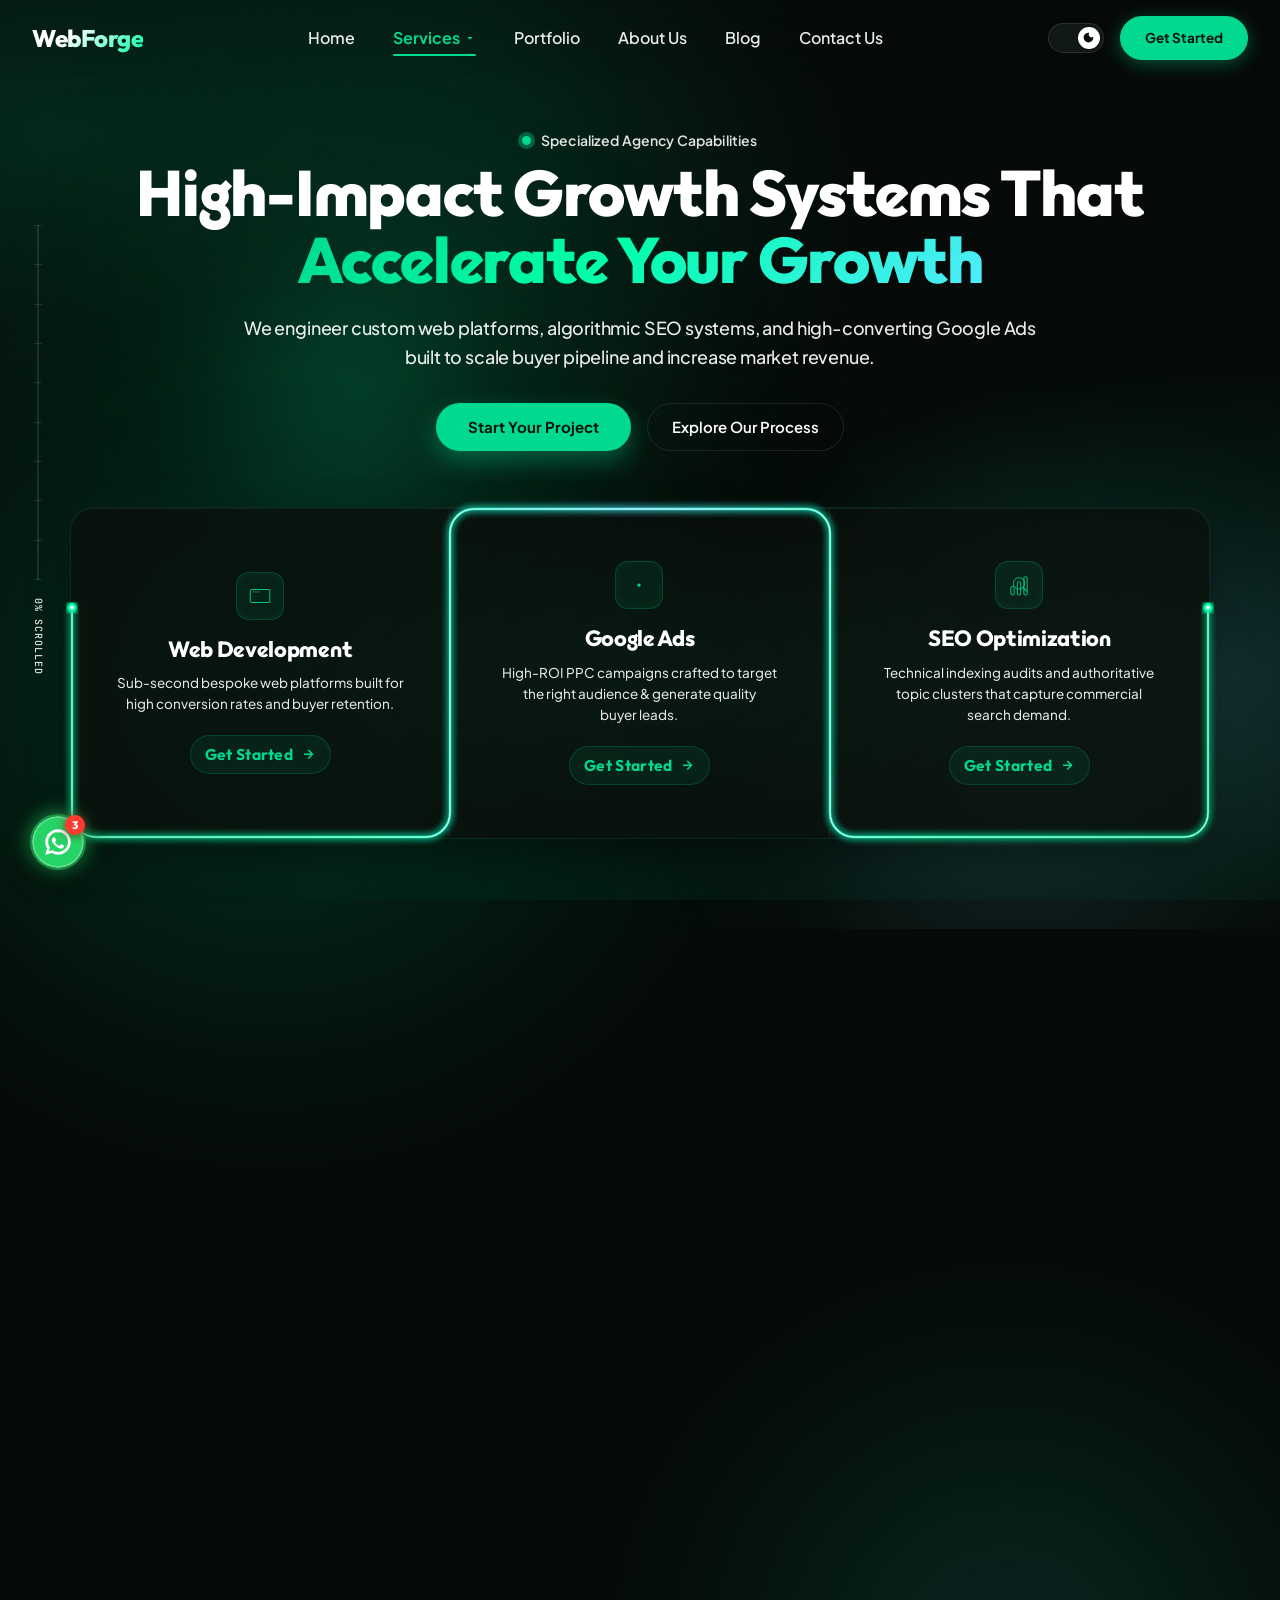
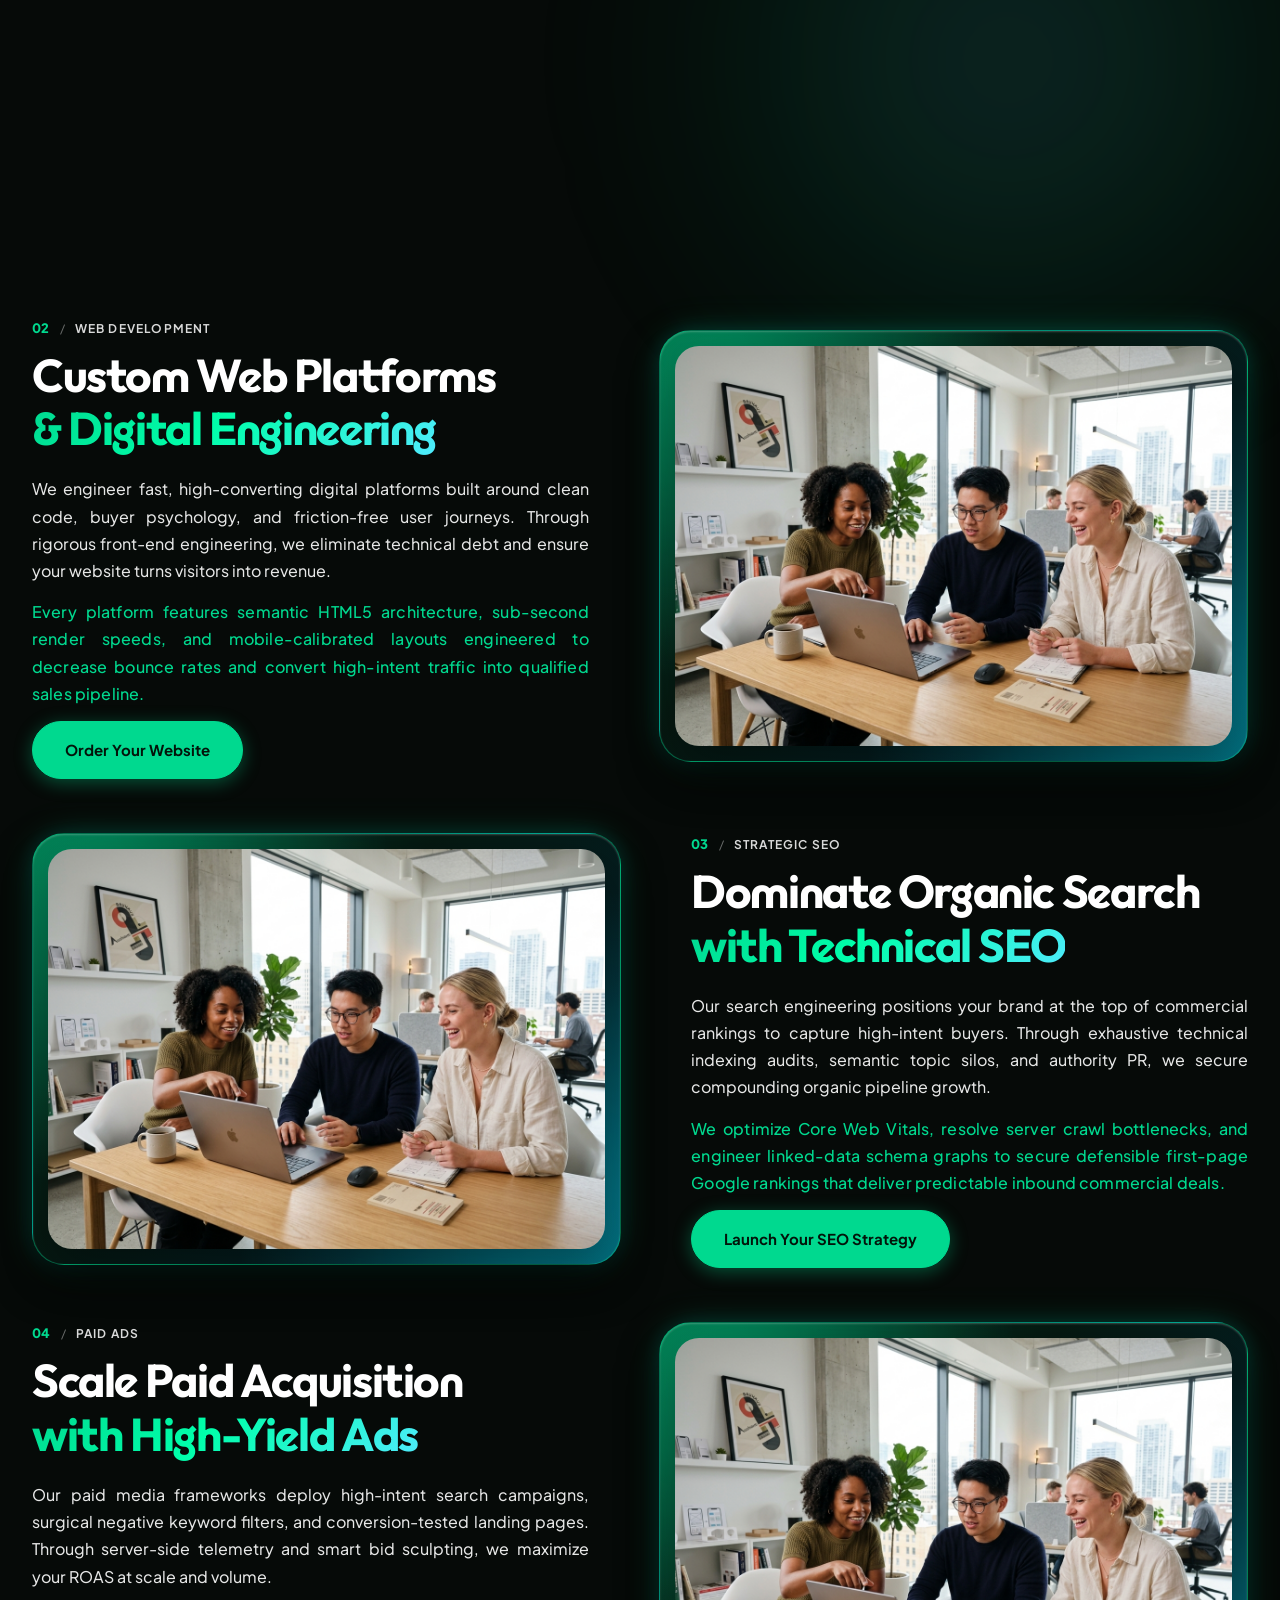
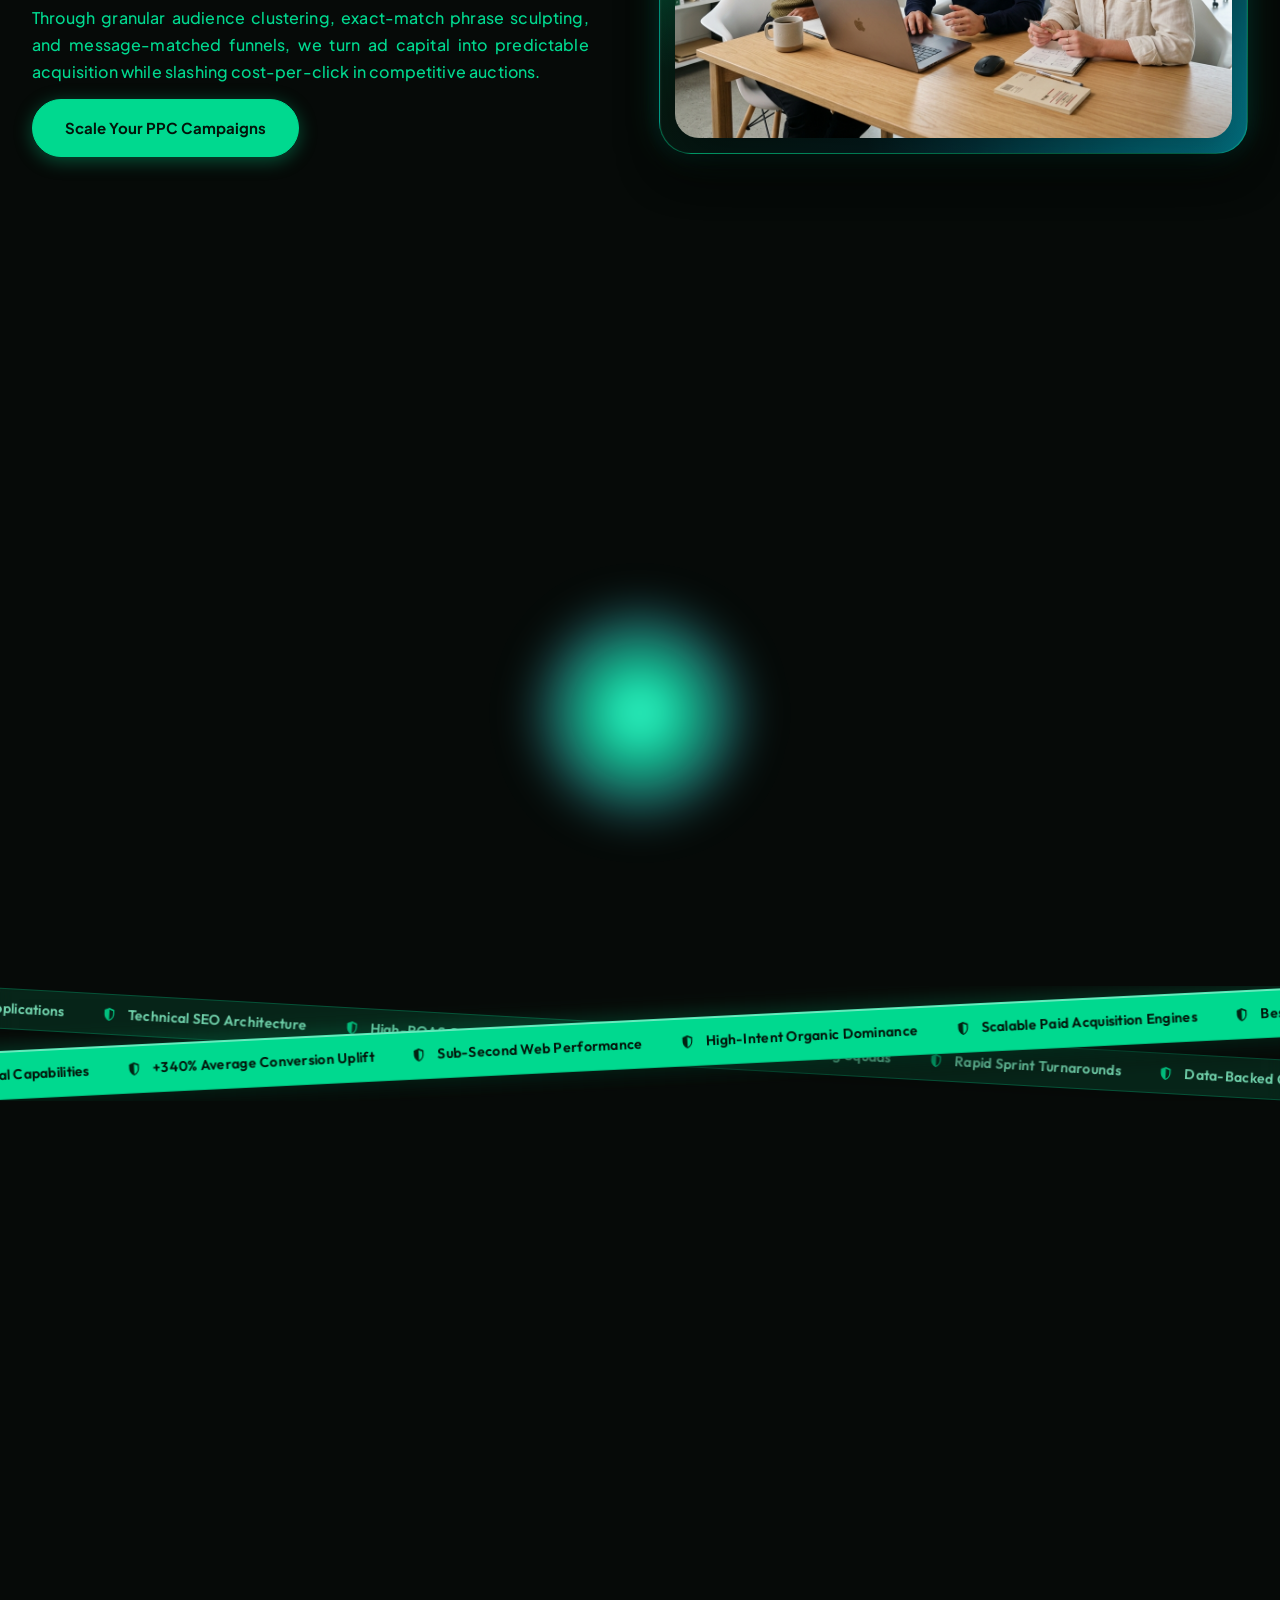
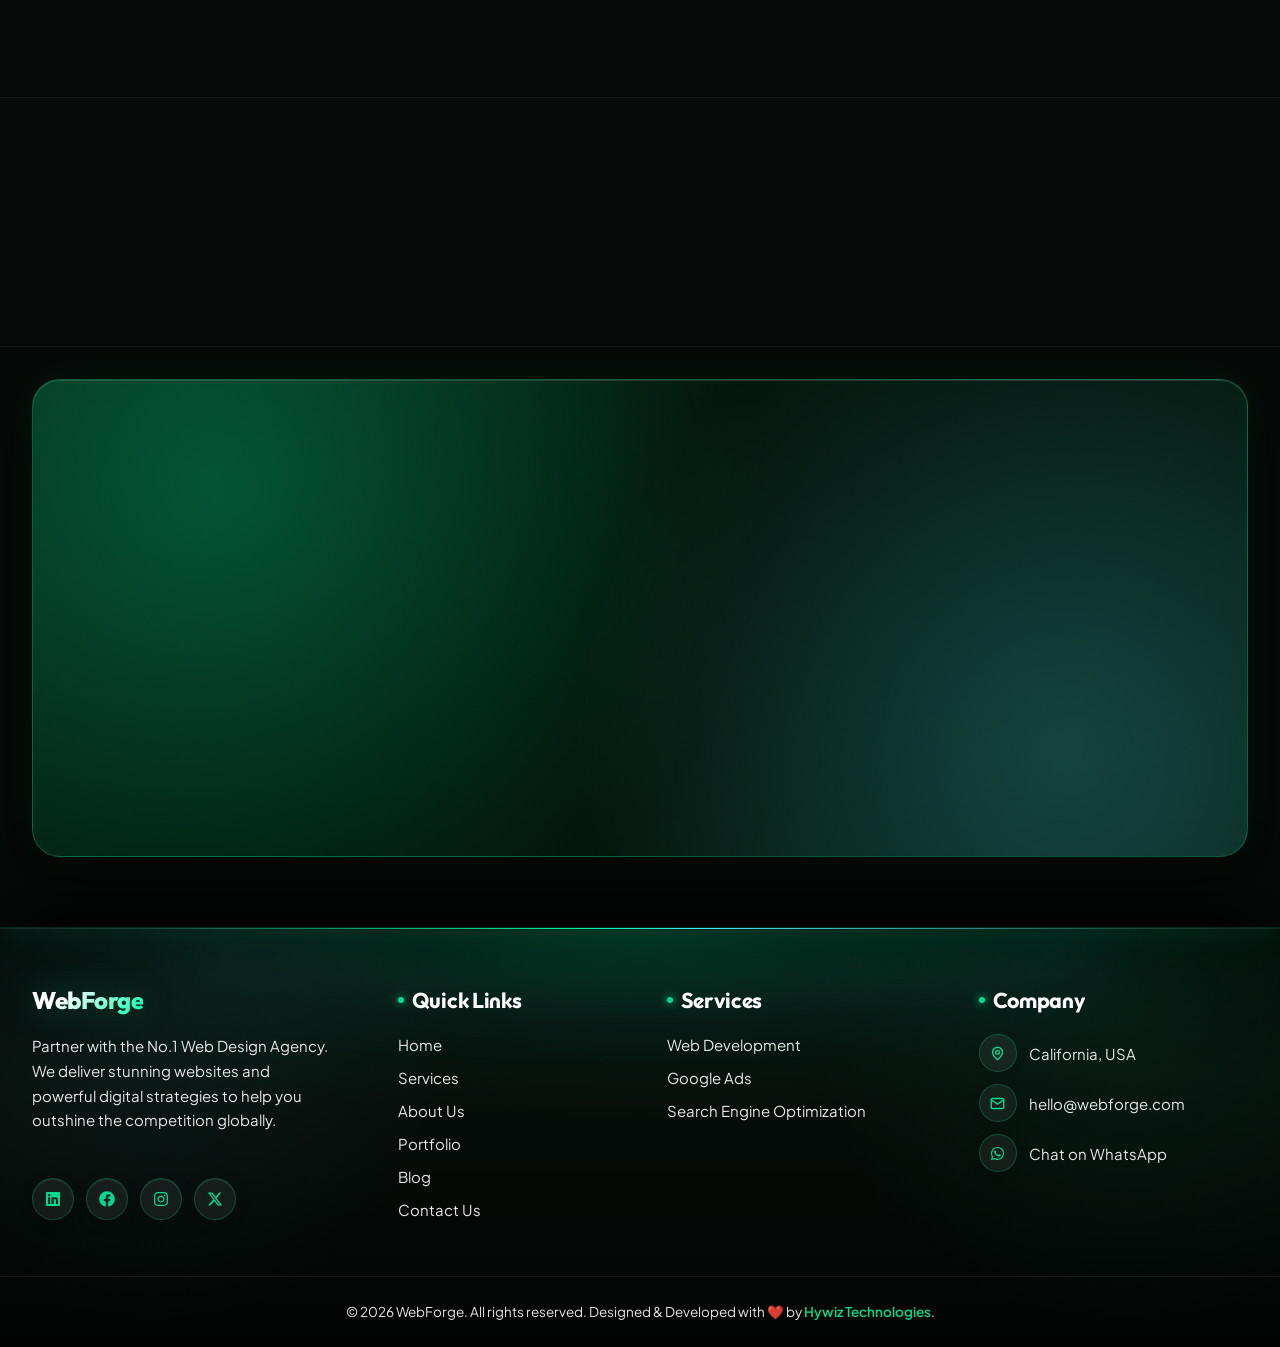
<file: services.html>
﻿<!doctype html>
<html lang="en" data-default-theme="dark" data-theme="dark">
  <head>
    <meta charset="UTF-8" />
    <meta name="viewport" content="width=device-width, initial-scale=1.0" />
    <title>
      Services | WebForge Agency: High-Impact Web Development, SEO &amp; Google Ads Systems
    </title>
    <meta
      name="description"
      content="Leading Web Design Agency specializing in custom website design, professional SEO optimization, and result-driven Google Ads campaigns. Book a discovery call today."
    />
    <meta
      name="keywords"
      content="web design agency, custom website design, SEO optimization, Google Ads, web agency"
    />
    <meta name="robots" content="index, follow" />
    <link rel="canonical" href="https://webforge.com/" />
    <!-- Open Graph / Facebook -->
    <meta property="og:type" content="website" />
    <meta property="og:url" content="https://webforge.com/" />
    <meta
      property="og:title"
      content="Services | WebForge Agency: High-Impact Web Development, SEO &amp; Google Ads Systems"
    />
    <meta
      property="og:description"
      content="Leading Web Design Agency specializing in custom website design, professional SEO optimization, and result-driven Google Ads campaigns."
    />
    <meta
      property="og:image"
      content="https://webforge.com/images/webagency_hero_team.jpg"
    />
    <!-- Twitter -->
    <meta property="twitter:card" content="summary_large_image" />
    <meta property="twitter:url" content="https://webforge.com/" />
    <meta
      property="twitter:title"
      content="Services | WebForge Agency: High-Impact Web Development, SEO &amp; Google Ads Systems"
    />
    <meta
      property="twitter:description"
      content="Leading Web Design Agency specializing in custom website design, professional SEO optimization, and result-driven Google Ads campaigns."
    />
    <meta
      property="twitter:image"
      content="https://webforge.com/images/webagency_hero_team.jpg"
    />
    <link rel="icon" href="favicon.svg" type="image/svg+xml" />
    <link rel="preconnect" href="https://fonts.googleapis.com" />
    <link rel="preconnect" href="https://fonts.gstatic.com" crossorigin />
    <link
      href="https://fonts.googleapis.com/css2?family=Outfit:wght@300;400;500;600;700;800;900&family=Plus+Jakarta+Sans:ital,wght@0,200..800;1,200..800&family=JetBrains+Mono:ital,wght@0,100..800;1,100..800&display=swap"
      rel="stylesheet"
    />
    <link rel="stylesheet" href="css/style.css?v=12.3" />
    <style>
      /* =========================================================
         SERVICES PAGE UNIVERSE - COMPLETE DESIGN PARITY WITH HOME & BLOGS
         ========================================================= */
      .services-page-universe {
        position: relative;
        width: 100%;
        overflow-x: clip;
      }

      /* Suppress legacy .nav-links a::after double underline on webagency nav items */
      .webagency-nav-links .webagency-nav-item::after,
      .webagency-nav-links a::after {
        display: none !important;
        content: none !important;
      }

      /* --- 1. HERO SECTION & HEADINGS (100% HOME PAGE PARITY) --- */
      .services-hero-creative,
      .services-page-universe .services-hero-creative {
        position: relative;
        padding-top: clamp(108px, 9vw, 128px) !important;
        padding-bottom: clamp(60px, 7vw, 90px) !important;
        background: transparent !important;
      }

      /* Main H1 Parity with Home Page */
      .services-page-universe .services-hero-h1,
      .services-page-universe h1.services-hero-h1 {
        font-family: var(--font-display) !important;
        font-size: 64px !important;
        font-weight: 800 !important;
        line-height: 1.05 !important;
        letter-spacing: -0.02em !important;
        color: var(--fg) !important;
        max-width: 1050px !important;
        margin: 0 auto 20px !important;
        text-align: center !important;
        display: flex !important;
        flex-direction: column !important;
        align-items: center !important;
        justify-content: center !important;
      }

      .services-desk-title {
        display: flex;
        flex-direction: column;
        align-items: center;
        gap: 4px;
      }

      .services-mob-title {
        display: none;
        flex-direction: column;
        align-items: center;
        gap: 4px;
      }

      .services-hero-gradient {
        background: linear-gradient(135deg, #00d98f 0%, #00ffaa 45%, #4febfd 100%) !important;
        -webkit-background-clip: text !important;
        -webkit-text-fill-color: transparent !important;
        display: inline-block;
      }

      html:not([data-theme="dark"]) .services-hero-gradient,
      [data-theme='light'] .services-hero-gradient {
        background: linear-gradient(135deg, #008f58 0%, #00b374 50%, #0284c7 100%) !important;
        -webkit-background-clip: text !important;
        -webkit-text-fill-color: transparent !important;
      }

      /* Lede Subtitle - Unified with Home Page Hero Subtitle */
      .services-page-universe .services-hero-lede {
        font-family: var(--font-body, 'Plus Jakarta Sans', sans-serif) !important;
        font-size: clamp(0.96rem, 1.4vw, 1.12rem) !important;
        color: rgba(255, 255, 255, 0.92) !important;
        line-height: 1.62 !important;
        max-width: 860px !important;
        margin: 0 auto 32px !important;
        font-weight: 500 !important;
        text-align: center !important;
      }

      .services-page-universe .services-lede-row-1 {
        display: block !important;
      }

      .services-page-universe .services-lede-row-2 {
        display: block !important;
      }

      html:not([data-theme="dark"]) .services-page-universe .services-hero-lede,
      [data-theme='light'] .services-page-universe .services-hero-lede {
        color: #2c4235 !important;
        font-weight: 500 !important;
      }

      /* Hero Actions CTA Buttons */
      .services-hero-actions {
        display: flex;
        align-items: center;
        justify-content: center;
        gap: 16px;
        margin-bottom: 56px;
        flex-wrap: wrap;
      }

      .services-hero-actions .btn {
        display: inline-flex !important;
        align-items: center !important;
        justify-content: center !important;
        font-family: var(--font-body) !important;
        font-size: 15px !important;
        min-width: 195px !important;
        height: 48px !important;
        padding: 0 24px !important;
        border-radius: 999px !important;
        box-sizing: border-box !important;
        text-decoration: none !important;
        white-space: nowrap !important;
        text-align: center !important;
      }

      .services-hero-actions .btn-primary {
        background: var(--accent-primary) !important;
        color: #03140a !important;
        font-weight: 700 !important;
        border: 1.5px solid transparent !important;
        box-shadow: 0 10px 25px rgba(0, 217, 143, 0.35) !important;
        transition: all 0.3s cubic-bezier(0.16, 1, 0.3, 1) !important;
      }

      .services-hero-actions .btn-primary:hover {
        background: #00ffaa !important;
        transform: translateY(-2px) scale(1.02) !important;
        box-shadow: 0 14px 30px rgba(0, 217, 143, 0.5) !important;
      }

      .services-hero-actions .btn-ghost {
        font-weight: 600 !important;
        color: var(--fg) !important;
        border: 1.5px solid var(--border-strong) !important;
        background: transparent !important;
        transition: all 0.25s ease !important;
      }

      .services-hero-actions .btn-ghost:hover {
        border-color: var(--accent-primary) !important;
        color: var(--accent-primary) !important;
        background: rgba(0, 217, 143, 0.08) !important;
        transform: translateY(-2px) !important;
      }

      /* --- 2. MASTER H3 CARD TITLE STANDARD (EXACT BLOG SPEC) --- */
      .services-page-universe .pillar-title,
      .services-page-universe .services-circle h3,
      .services-page-universe .services-circle h4,
      .services-page-universe .service-pillar-card h3,
      .services-page-universe .tech-card-name,
      .services-page-universe .tech-clean-card h3,
      .services-page-universe .proc-v2-title {
        font-family: var(--font-display) !important;
        font-size: 19.5px !important;
        font-weight: 650 !important;
        line-height: 1.35 !important;
        letter-spacing: -0.015em !important;
        color: var(--fg) !important;
        margin: 0 0 8px 0 !important;
        position: relative !important;
        z-index: 2 !important;
        transition: color 0.25s ease !important;
      }

      .services-page-universe .services-circle:hover .pillar-title,
      .services-page-universe .service-pillar-card:hover .pillar-title,
      .services-page-universe .tech-clean-card:hover .tech-card-name,
      .services-page-universe .proc-v2-step:hover .proc-v2-title {
        color: var(--accent-primary) !important;
      }

      /* =========================================================
         2. PRECISION SERPENTINE LASER HERO CARDS (EXECUTIVE PARITY)
         ========================================================= */
      .services-page-universe .services-flow-wrap {
        position: relative;
        max-width: 1140px;
        margin: 44px auto 0;
        padding: 0;
        width: 100%;
        box-sizing: border-box;
      }

      /* Ambient Center Glow */
      .services-flow-ambient-glow {
        position: absolute;
        top: 50%;
        left: 50%;
        transform: translate(-50%, -50%);
        width: clamp(380px, 70vw, 880px);
        height: clamp(160px, 25vw, 280px);
        background: radial-gradient(
          ellipse 60% 60% at 50% 50%,
          rgba(0, 255, 170, 0.14) 0%,
          rgba(0, 217, 143, 0.07) 45%,
          rgba(79, 235, 253, 0.03) 65%,
          transparent 80%
        );
        filter: blur(40px);
        pointer-events: none;
        z-index: 0;
      }

      html:not([data-theme="dark"]) .services-flow-ambient-glow,
      [data-theme='light'] .services-flow-ambient-glow {
        background: radial-gradient(
          ellipse 60% 60% at 50% 50%,
          rgba(0, 217, 143, 0.12) 0%,
          rgba(0, 143, 88, 0.05) 45%,
          rgba(79, 235, 253, 0.02) 65%,
          transparent 80%
        );
        filter: blur(32px);
      }

      /* Desktop Continuous Precision SVG Circuit Serpentine Path */
      .services-flow-svg {
        position: absolute;
        top: 0;
        left: 0;
        width: 100%;
        height: 100%;
        pointer-events: none;
        z-index: 3;
        overflow: visible;
      }

      /* The 3 Connected Grid (Contiguous Glass Cluster) */
      .services-flow-grid {
        display: grid;
        grid-template-columns: repeat(3, 1fr);
        gap: 0;
        align-items: stretch;
        position: relative;
        z-index: 1;
        width: 100%;
        border-radius: 24px;
        overflow: hidden;
        background: rgba(10, 16, 13, 0.82);
        border: 1px solid rgba(0, 217, 143, 0.12);
        box-shadow: 0 20px 50px -10px rgba(0, 0, 0, 0.5), inset 0 1px 0 rgba(255, 255, 255, 0.05);
        backdrop-filter: blur(16px);
        -webkit-backdrop-filter: blur(16px);
      }

      html:not([data-theme="dark"]) .services-flow-grid,
      [data-theme='light'] .services-flow-grid {
        background: rgba(255, 255, 255, 0.92);
        border-color: rgba(0, 168, 107, 0.14);
        box-shadow: 0 16px 36px -8px rgba(0, 30, 15, 0.06), inset 0 1px 0 #ffffff;
      }

      /* Light Mode Only Circuit Border Line Adjustments (Dark mode remains 100% untouched) */
      html:not([data-theme="dark"]) .services-flow-svg .flow-svg-track,
      [data-theme='light'] .services-flow-svg .flow-svg-track {
        stroke: url(#flowLineGradLight) !important;
        stroke-width: 2.2px !important;
        filter: drop-shadow(0 2px 8px rgba(0, 135, 90, 0.22)) !important;
        opacity: 1 !important;
      }

      html:not([data-theme="dark"]) .services-flow-svg .flow-svg-core,
      [data-theme='light'] .services-flow-svg .flow-svg-core {
        opacity: 0 !important;
        display: none !important;
      }

      html:not([data-theme="dark"]) .services-flow-svg .pin-outer,
      [data-theme='light'] .services-flow-svg .pin-outer {
        fill: #00875a !important;
        filter: drop-shadow(0 1px 4px rgba(0, 135, 90, 0.35)) !important;
      }

      html:not([data-theme="dark"]) .services-flow-svg .pin-inner,
      [data-theme='light'] .services-flow-svg .pin-inner {
        fill: #ffffff !important;
      }

      /* Inner Service Card */
      .service-flow-card {
        width: 100%;
        min-height: 330px;
        border-radius: 0 !important;
        background: transparent !important;
        border: none !important;
        border-right: 1px solid rgba(255, 255, 255, 0.06) !important;
        box-shadow: none !important;
        display: flex !important;
        flex-direction: column !important;
        align-items: center !important;
        justify-content: center !important;
        text-align: center !important;
        padding: clamp(34px, 3.2vw, 44px) clamp(20px, 2vw, 30px) !important;
        position: relative;
        cursor: pointer;
        box-sizing: border-box;
        overflow: hidden !important;
        text-decoration: none;
        color: inherit;
        transition: background 0.35s ease !important;
      }

      .service-flow-card:last-child {
        border-right: none !important;
      }

      html:not([data-theme="dark"]) .service-flow-card,
      [data-theme='light'] .service-flow-card {
        border-right: 1px solid rgba(0, 30, 15, 0.07) !important;
      }

      html:not([data-theme="dark"]) .service-flow-card:last-child,
      [data-theme='light'] .service-flow-card:last-child {
        border-right: none !important;
      }

      /* Hover States */
      .service-flow-card:hover {
        background: radial-gradient(circle at 50% 35%, rgba(0, 217, 143, 0.09) 0%, transparent 75%) !important;
      }

      html:not([data-theme="dark"]) .service-flow-card:hover,
      [data-theme='light'] .service-flow-card:hover {
        background: radial-gradient(circle at 50% 35%, rgba(0, 143, 88, 0.06) 0%, transparent 75%) !important;
      }

      /* Shiny sweep reflection on hover */
      .service-flow-card .shiny-sweep {
        position: absolute;
        top: 0;
        left: -150%;
        width: 50%;
        height: 100%;
        background: linear-gradient(90deg, transparent, rgba(255, 255, 255, 0.16), transparent);
        transform: skewX(-25deg);
        pointer-events: none;
        z-index: 2;
        opacity: 0;
        transition: opacity 0.2s ease;
      }

      .service-flow-card:hover .shiny-sweep {
        opacity: 1;
        animation: sweep 1.1s ease-out;
      }

      /* Flow Card Icon Container */
      .flow-card-icon-wrap {
        width: 48px;
        height: 48px;
        border-radius: 13px;
        background: rgba(0, 217, 143, 0.08);
        border: 1px solid rgba(0, 217, 143, 0.2);
        box-shadow: inset 0 0 10px rgba(0, 217, 143, 0.06);
        margin: 0 auto 16px;
        display: flex;
        align-items: center;
        justify-content: center;
        transition: transform 0.35s ease, background-color 0.35s ease, border-color 0.35s ease, box-shadow 0.35s ease;
      }

      html:not([data-theme="dark"]) .flow-card-icon-wrap,
      [data-theme='light'] .flow-card-icon-wrap {
        background: rgba(0, 143, 88, 0.06);
        border-color: rgba(0, 143, 88, 0.18);
      }

      .service-flow-card:hover .flow-card-icon-wrap {
        transform: scale(1.08) translateY(-2px);
        background: rgba(0, 217, 143, 0.14);
        border-color: rgba(0, 217, 143, 0.4);
        box-shadow: 0 0 16px rgba(0, 217, 143, 0.22);
      }

      .flow-card-icon-wrap svg {
        width: 26px;
        height: 26px;
      }

      .flow-card-title {
        font-family: var(--font-display) !important;
        font-size: clamp(18px, 1.8vw, 22px) !important;
        font-weight: 750 !important;
        color: var(--fg) !important;
        margin: 0 0 10px 0 !important;
        letter-spacing: -0.015em !important;
        line-height: 1.25 !important;
      }

      .flow-card-desc {
        font-family: var(--font-body) !important;
        font-size: 13.5px !important;
        line-height: 1.55 !important;
        color: rgba(255, 255, 255, 0.90) !important;
        max-width: 29ch !important;
        margin: 0 auto 20px !important;
        font-weight: 450 !important;
      }

      html:not([data-theme="dark"]) .flow-card-desc,
      [data-theme='light'] .flow-card-desc {
        color: #3b5044 !important;
      }

      .flow-card-action {
        font-family: var(--font-display) !important;
        font-size: 15.5px !important;
        font-weight: 700 !important;
        color: var(--accent-primary) !important;
        letter-spacing: 0.02em !important;
        display: inline-flex !important;
        align-items: center !important;
        gap: 8px !important;
        padding: 6px 14px !important;
        border-radius: 9999px !important;
        background: rgba(0, 217, 143, 0.07) !important;
        border: 1px solid rgba(0, 217, 143, 0.18) !important;
        transition: all 0.3s ease !important;
        margin: 0 !important;
      }

      html:not([data-theme="dark"]) .flow-card-action,
      [data-theme='light'] .flow-card-action {
        color: #008f58 !important;
        background: rgba(0, 143, 88, 0.06) !important;
        border-color: rgba(0, 143, 88, 0.16) !important;
      }

      .service-flow-card:hover .flow-card-action {
        color: #04140d !important;
        background: var(--accent-primary) !important;
        border-color: var(--accent-primary) !important;
        box-shadow: 0 0 14px rgba(0, 217, 143, 0.35) !important;
        gap: 11px !important;
      }

      html:not([data-theme="dark"]) .service-flow-card:hover .flow-card-action,
      [data-theme='light'] .service-flow-card:hover .flow-card-action {
        color: #ffffff !important;
        background: #008f58 !important;
        border-color: #008f58 !important;
        box-shadow: 0 0 12px rgba(0, 143, 88, 0.25) !important;
      }

      .flow-card-action svg {
        width: 14.5px !important;
        height: 14.5px !important;
        stroke: currentColor !important;
        transition: transform 0.3s ease !important;
      }

      .service-flow-card:hover .flow-card-action svg {
        transform: translateX(3px) !important;
      }

      /* --- 3. SECTION HEADINGS (H2) PARITY WITH HOME PAGE --- */
      .services-page-universe .section-head h2,
      .services-page-universe .tech-clean-title,
      .services-page-universe .cta-split-heading {
        font-family: var(--font-display) !important;
        font-weight: 700 !important;
        line-height: 1.15 !important;
        letter-spacing: -0.01em !important;
        color: var(--fg) !important;
        margin-bottom: 12px;
      }

      .services-page-universe .section-head h2 em,
      .services-page-universe .cta-split-heading em {
        font-style: normal !important;
        background: linear-gradient(135deg, #00d98f 0%, #00ffaa 45%, #4febfd 100%) !important;
        -webkit-background-clip: text !important;
        -webkit-text-fill-color: transparent !important;
        display: inline-block !important;
      }

      html:not([data-theme="dark"]) .services-page-universe .section-head h2 em,
      [data-theme='light'] .services-page-universe .section-head h2 em {
        background: linear-gradient(135deg, #008f58 0%, #00b374 50%, #0284c7 100%) !important;
        -webkit-background-clip: text !important;
        -webkit-text-fill-color: transparent !important;
      }

      .services-page-universe .section-head {
        margin-bottom: 0px !important;
      }

      .services-page-universe .section-why-choose .section-head {
        margin-bottom: clamp(48px, 5vw, 60px) !important;
      }

      .services-page-universe .section-subtitle,
      .services-page-universe .tech-clean-subtitle {
        font-family: var(--font-body) !important;
        font-size: 16px !important;
        color: rgba(255, 255, 255, 0.92) !important;
        line-height: 1.65 !important;
        max-width: 980px !important;
        margin: 0 auto !important;
        font-weight: 500 !important;
      }

      .services-page-universe .section-head p.section-subtitle {
        margin-top: 10px !important;
        margin-bottom: 0 !important;
      }

      html:not([data-theme="dark"]) .services-page-universe .section-subtitle,
      [data-theme='light'] .services-page-universe .section-subtitle {
        color: #2c4235 !important;
        font-weight: 500 !important;
      }

      /* --- 4. IN-DEPTH CAPABILITIES ROWS & GAP SPACING --- */
      .services-page-universe .expertise-row-creative {
        gap: clamp(48px, 5.5vw, 84px) !important;
        margin-top: clamp(44px, 4vw, 54px) !important;
      }

      .services-page-universe .section-head + .expertise-row-creative,
      .services-page-universe .expertise-row-creative.expertise-row-first,
      .services-page-universe .expertise-row-first,
      .services-page-universe .expertise-row-creative:first-of-type {
        margin-top: clamp(56px, 5vw, 68px) !important;
      }

      .services-page-universe .expertise-row-title {
        font-family: var(--font-display) !important;
        
        font-weight: 800 !important;
        line-height: 1.18 !important;
        letter-spacing: -0.025em !important;
        color: var(--fg) !important;
        margin-bottom: 18px !important;
        width: 100% !important;
        max-width: 580px !important;
        text-wrap: unset !important;
      }

      .exp-desk-br {
        display: block;
      }

      .services-page-universe .expertise-row-title em {
        font-style: normal !important;
        background: linear-gradient(135deg, #00d98f 0%, #00ffaa 45%, #4febfd 100%) !important;
        -webkit-background-clip: text !important;
        -webkit-text-fill-color: transparent !important;
        display: inline-block !important;
      }

      html:not([data-theme="dark"]) .services-page-universe .expertise-row-title em,
      [data-theme='light'] .services-page-universe .expertise-row-title em {
        background: linear-gradient(135deg, #008f58 0%, #00b374 50%, #0284c7 100%) !important;
        -webkit-background-clip: text !important;
        -webkit-text-fill-color: transparent !important;
      }

      .services-page-universe .expertise-content-creative p {
        font-family: var(--font-body, 'Plus Jakarta Sans', sans-serif) !important;
        font-size: 16px !important;
        line-height: 1.7 !important;
        margin-bottom: 14px !important;
        max-width: 580px !important;
        text-align: justify !important;
        text-justify: inter-word !important;
      }

      .services-page-universe .expertise-lead-desc {
        color: rgba(240, 245, 242, 0.92) !important;
        font-weight: 450 !important;
      }

      html:not([data-theme="dark"]) .services-page-universe .expertise-lead-desc,
      [data-theme='light'] .services-page-universe .expertise-lead-desc {
        color: #2c4235 !important;
        font-weight: 450 !important;
      }

      /* 2nd Paragraph: High Visibility Accent Button Color + Justified */
      .services-page-universe .expertise-highlight-desc {
        color: var(--accent-primary, #00d98f) !important;
        font-weight: 500 !important;
        letter-spacing: 0.01em !important;
        margin-bottom: 24px !important;
        text-align: justify !important;
        text-justify: inter-word !important;
      }

      html:not([data-theme="dark"]) .services-page-universe .expertise-highlight-desc,
      [data-theme='light'] .services-page-universe .expertise-highlight-desc {
        color: #008f58 !important;
        font-weight: 500 !important;
      }

      /* =========================================================
         CONTINUOUS PILLS MARQUEE SECTION (HERO FOLLOWER)
         ========================================================= */
      .services-pills-marquee-section {
        position: relative;
        overflow: hidden;
        background: var(--bg);
        padding: clamp(24px, 3.5vw, 42px) 0;
        margin-top: -6px;
        margin-bottom: clamp(10px, 2vw, 24px);
      }

      .pills-marquee-glow {
        position: absolute;
        top: 50%;
        left: 50%;
        transform: translate(-50%, -50%);
        width: clamp(340px, 58vw, 760px);
        height: clamp(120px, 20vw, 200px);
        background: radial-gradient(
          ellipse 60% 60% at 50% 50%,
          rgba(0, 255, 170, 0.2) 0%,
          rgba(0, 217, 143, 0.12) 40%,
          rgba(79, 235, 253, 0.06) 65%,
          transparent 80%
        );
        filter: blur(36px);
        pointer-events: none;
        z-index: 0;
      }

      html:not([data-theme="dark"]) .pills-marquee-glow,
      [data-theme='light'] .pills-marquee-glow {
        background: radial-gradient(
          ellipse 60% 60% at 50% 50%,
          rgba(0, 217, 143, 0.16) 0%,
          rgba(0, 143, 88, 0.08) 40%,
          rgba(79, 235, 253, 0.05) 65%,
          transparent 80%
        );
        filter: blur(28px);
      }

      .pills-marquee-container {
        position: relative;
        z-index: 1;
        width: 100%;
        display: flex;
        flex-direction: column;
        gap: clamp(4px, 0.5vw, 6px);
        mask-image: linear-gradient(
          to right,
          transparent 0%,
          rgba(0, 0, 0, 1) 8%,
          rgba(0, 0, 0, 1) 92%,
          transparent 100%
        );
        -webkit-mask-image: linear-gradient(
          to right,
          transparent 0%,
          rgba(0, 0, 0, 1) 8%,
          rgba(0, 0, 0, 1) 92%,
          transparent 100%
        );
      }

      @media (max-width: 640px) {
        .pills-marquee-container {
          mask-image: linear-gradient(
            to right,
            transparent 0%,
            rgba(0, 0, 0, 1) 5%,
            rgba(0, 0, 0, 1) 95%,
            transparent 100%
          );
          -webkit-mask-image: linear-gradient(
            to right,
            transparent 0%,
            rgba(0, 0, 0, 1) 5%,
            rgba(0, 0, 0, 1) 95%,
            transparent 100%
          );
        }
      }

      .pills-marquee-row {
        overflow: hidden;
        width: 100%;
        display: flex;
        user-select: none;
        padding: 12px 0;
        margin: 0;
      }

      .pills-track {
        display: flex;
        width: max-content;
        gap: clamp(10px, 1.2vw, 14px);
        align-items: center;
        padding: 0;
        will-change: transform;
      }

      .row-left .pills-track {
        animation: pillsScrollLeft var(--speed, 72s) linear infinite;
      }

      .row-right .pills-track {
        animation: pillsScrollRight var(--speed, 78s) linear infinite;
      }

      .pills-marquee-row:hover .pills-track {
        animation-play-state: paused;
      }

      @keyframes pillsScrollLeft {
        0% {
          transform: translate3d(0, 0, 0);
        }
        100% {
          transform: translate3d(-50%, 0, 0);
        }
      }

      @keyframes pillsScrollRight {
        0% {
          transform: translate3d(-50%, 0, 0);
        }
        100% {
          transform: translate3d(0, 0, 0);
        }
      }

      .pills-group {
        display: flex;
        gap: clamp(10px, 1.2vw, 14px);
        align-items: center;
        padding: 0;
        flex-shrink: 0;
      }

      .tech-pill {
        display: inline-flex;
        align-items: center;
        justify-content: center;
        padding: clamp(14px, 1.2vw, 18px) clamp(24px, 2.2vw, 36px);
        min-width: clamp(160px, 13vw, 210px);
        border-radius: 9999px;
        font-family: var(--font-display, 'Plus Jakarta Sans', sans-serif);
        font-size: clamp(12.5px, 0.9vw, 14px);
        line-height: 1.25;
        font-weight: 600;
        letter-spacing: 0.015em;
        white-space: nowrap;
        cursor: default;
        transition: transform 0.4s cubic-bezier(0.16, 1, 0.3, 1),
                    border-color 0.4s ease,
                    color 0.4s ease,
                    background 0.4s ease,
                    box-shadow 0.4s ease;
        position: relative;
        z-index: 1;
        will-change: transform;
      }

      .tech-pill:hover {
        z-index: 10;
      }

      /* Highlighted Gradient Pill (Exact Reference Parity) */
      .tech-pill.pill-gradient {
        background: linear-gradient(135deg, #00d98f 0%, #00ffaa 45%, #4febfd 100%);
        color: #03140a;
        font-weight: 750;
        border: 1px solid rgba(255, 255, 255, 0.45);
        box-shadow: 0 4px 20px rgba(0, 217, 143, 0.35), 0 0 10px rgba(79, 235, 253, 0.2);
      }

      html:not([data-theme="dark"]) .tech-pill.pill-gradient,
      [data-theme='light'] .tech-pill.pill-gradient {
        background: linear-gradient(135deg, #008f58 0%, #00b374 45%, #0284c7 100%);
        color: #ffffff;
        font-weight: 700;
        border: 1px solid rgba(255, 255, 255, 0.6);
        box-shadow: 0 4px 16px rgba(0, 143, 88, 0.25);
      }

      .tech-pill.pill-gradient:hover {
        transform: translateY(-3px) scale(1.05);
        z-index: 10;
      }

      /* Dark / Subtle Glass Outline Pill (Exact Reference Parity) */
      .tech-pill.pill-outline {
        background: rgba(255, 255, 255, 0.035);
        border: 1.2px solid rgba(255, 255, 255, 0.16);
        color: #e6f4ec;
        backdrop-filter: blur(8px);
        -webkit-backdrop-filter: blur(8px);
      }

      html:not([data-theme="dark"]) .tech-pill.pill-outline,
      [data-theme='light'] .tech-pill.pill-outline {
        background: #ffffff;
        border: 1.4px solid rgba(10, 26, 16, 0.14);
        color: #0a1a10;
        box-shadow: 0 2px 8px rgba(10, 26, 16, 0.04);
      }

      .tech-pill.pill-outline:hover {
        border-color: var(--accent-primary);
        color: var(--accent-primary);
        transform: translateY(-3px) scale(1.05);
        z-index: 10;
      }

      /* --- 5. WHY CHOOSE US SECTION --- */
      .services-page-universe .section-why-choose {
        position: relative;
        background: var(--bg);
      }

      .services-page-universe .tech-card-info {
        font-family: var(--font-body) !important;
        font-size: 14px !important;
        line-height: 1.6 !important;
        color: var(--fg-soft) !important;
        font-weight: 450 !important;
      }

      html:not([data-theme="dark"]) .services-page-universe .tech-card-info,
      [data-theme='light'] .services-page-universe .tech-card-info {
        color: #2c4235 !important;
      }

      /* --- 6. RESPONSIVE BREAKPOINTS (HOME & BLOG PARITY) --- */

      /* Small Laptop & Tablet (<= 1024px) */
      @media (max-width: 1024px) {
        .services-hero-creative,
        .services-page-universe .services-hero-creative {
          padding-top: clamp(96px, 12vw, 118px) !important;
        }
        .services-page-universe .services-hero-h1,
        .services-page-universe h1.services-hero-h1 {
          font-size: 52px !important;
          line-height: 1.1 !important;
        }
        .services-page-universe .section-head h2,
        .services-page-universe .tech-clean-title,
        .services-page-universe .cta-split-heading {
          }
        .services-page-universe .pillar-title,
        .services-page-universe .services-circle h3,
        .services-page-universe .services-circle h4,
        .services-page-universe .service-pillar-card h3,
        .services-page-universe .tech-card-name,
        .services-page-universe .tech-clean-card h3,
        .services-page-universe .proc-v2-title {
          font-size: 18px !important;
        }
        .services-page-universe .services-flow-wrap {
          margin-top: 32px !important;
        }
        .services-page-universe .services-flow-grid {
          gap: 0 !important;
        }
        .services-page-universe .service-flow-card {
          padding: 24px 16px !important;
          min-height: 290px !important;
        }
        .services-page-universe .flow-card-icon-wrap {
          width: 42px !important;
          height: 42px !important;
          margin-bottom: 8px !important;
        }
        .services-page-universe .flow-card-title {
          margin-bottom: 6px !important;
        }
        .services-page-universe .flow-card-desc {
          font-size: 12.5px !important;
          margin-bottom: 14px !important;
        }
        .services-page-universe .expertise-content-creative p {
          font-size: 14.5px !important;
          line-height: 1.65 !important;
        }
        .services-page-universe .expertise-row-title {
          
        }
        .services-page-universe .wcu-grid {
          grid-template-columns: repeat(2, 1fr) !important;
          gap: 14px !important;
          max-width: 860px !important;
          margin: 0 auto !important;
        }
        .services-page-universe .wcu-card {
          padding: clamp(22px, 2.5vw, 28px) clamp(18px, 2vw, 24px) !important;
          gap: 16px !important;
        }
      }

      /* Tablet Portrait & Large Phones (<= 768px) */
      @media (max-width: 768px) {
        .services-hero-creative,
        .services-page-universe .services-hero-creative {
          padding-top: clamp(88px, 14vw, 108px) !important;
          padding-bottom: 40px !important;
        }
        .services-page-universe .services-hero-h1,
        .services-page-universe h1.services-hero-h1 {
          font-size: 40px !important;
          line-height: 1.15 !important;
          gap: 6px !important;
        }
        .services-page-universe .section-head h2,
        .services-page-universe .tech-clean-title,
        .services-page-universe .cta-split-heading,
        .services-page-universe h2 {
          margin-bottom: 7px !important;
        }
        .services-page-universe .section-head p,
        .services-page-universe .section-head p.section-subtitle,
        .services-page-universe .section-subtitle,
        .services-page-universe .tech-clean-subtitle {
          margin-top: 0 !important;
        }
        .services-page-universe .pillar-title,
        .services-page-universe .services-circle h3,
        .services-page-universe .services-circle h4,
        .services-page-universe .service-pillar-card h3,
        .services-page-universe .tech-card-name,
        .services-page-universe .tech-clean-card h3,
        .services-page-universe .proc-v2-title {
          font-size: 17.5px !important;
        }
        .services-page-universe .expertise-row-title {
          
        }
        .exp-desk-br,
        .exp-sub-br,
        .tech-sub-br,
        .hero-lede-br {
          display: none !important;
        }
        .services-page-universe .services-lede-row-1,
        .services-page-universe .services-lede-row-2 {
          display: inline !important;
        }
        .services-desk-title {
          display: none !important;
        }
        .services-mob-title {
          display: flex !important;
          flex-direction: column !important;
          align-items: center !important;
          gap: 2px !important;
          width: 100% !important;
          white-space: normal !important;
          flex-wrap: wrap !important;
        }
        .services-mob-row {
          display: block !important;
          white-space: normal !important;
          text-wrap: balance !important;
          overflow-wrap: break-word !important;
          width: 100% !important;
          text-align: center !important;
        }
        .services-page-universe .services-hero-lede {
          font-size: clamp(0.94rem, 1.4vw, 1.06rem) !important;
          line-height: 1.6 !important;
          max-width: 600px !important;
        }
        .services-page-universe .tech-clean-grid,
        .services-page-universe .wcu-grid {
          grid-template-columns: repeat(2, 1fr) !important;
          gap: 16px !important;
        }
        .services-flow-svg,
        .services-page-universe .services-flow-svg {
          display: none !important;
        }
        .services-page-universe .services-flow-grid {
          grid-template-columns: 1fr !important;
          max-width: 440px !important;
          gap: 16px !important;
          margin: 24px auto 0 !important;
          background: transparent !important;
          border: none !important;
          box-shadow: none !important;
        }
        .services-page-universe .service-flow-card {
          width: 100% !important;
          min-height: auto !important;
          height: auto !important;
          border-radius: 20px !important;
          border: 1px solid rgba(0, 217, 143, 0.14) !important;
          border-right: 1px solid rgba(0, 217, 143, 0.14) !important;
          background: radial-gradient(circle at 80% 20%, rgba(0, 217, 143, 0.06) 0%, rgba(10, 16, 13, 0.85) 60%) !important;
          box-shadow: 0 16px 40px -10px rgba(0, 0, 0, 0.45) !important;
          padding: 28px 22px !important;
        }
        html:not([data-theme="dark"]) .services-page-universe .service-flow-card,
        [data-theme='light'] .services-page-universe .service-flow-card {
          background: radial-gradient(circle at 80% 20%, rgba(0, 217, 143, 0.06) 0%, #ffffff 70%) !important;
          border-color: rgba(0, 168, 107, 0.14) !important;
          border-right: 1px solid rgba(0, 168, 107, 0.14) !important;
          box-shadow: 0 14px 32px -8px rgba(0, 30, 15, 0.06) !important;
        }
        .services-page-universe .flow-card-desc {
          max-width: 32ch !important;
          font-size: 13.5px !important;
        }
      }

      /* Mobile Phones (<= 640px) - 100% Clean Parity */
      @media (max-width: 640px) {
        .services-page-universe .services-flow-grid {
          max-width: 420px !important;
          gap: 14px !important;
          margin: 20px auto 0 !important;
        }
        .services-page-universe .service-flow-card {
          padding: 24px 18px !important;
          border-radius: 20px !important;
          width: 100% !important;
          height: auto !important;
        }
        .services-page-universe .flow-card-title {
          margin-bottom: 6px !important;
        }
        .services-page-universe .flow-card-desc {
          font-size: 13px !important;
          max-width: 100% !important;
          margin-bottom: 12px !important;
        }
        .services-page-universe .flow-card-icon-wrap {
          width: 44px !important;
          height: 44px !important;
          margin-bottom: 6px !important;
        }
        .services-page-universe .services-hero-actions {
          flex-direction: column !important;
          align-items: center !important;
          justify-content: center !important;
          width: 100% !important;
          gap: 12px !important;
          margin-bottom: 36px !important;
        }
        .services-page-universe .services-hero-actions .btn {
          width: auto !important;
          min-width: 210px !important;
          max-width: 260px !important;
          text-align: center !important;
          display: inline-flex !important;
          align-items: center !important;
          justify-content: center !important;
          padding: 12px 28px !important;
        }
        .services-page-universe .wcu-grid {
          grid-template-columns: 1fr !important;
          gap: 12px !important;
          max-width: 480px !important;
          margin: 0 auto !important;
        }
        .services-page-universe .wcu-card {
          padding: 20px 16px !important;
          gap: 14px !important;
        }
      }

      /* Small Phones (<= 480px) */
      @media (max-width: 480px) {
        .services-hero-creative,
        .services-page-universe .services-hero-creative {
          padding-top: clamp(82px, 16vw, 98px) !important;
          padding-bottom: clamp(40px, 6vw, 56px) !important;
        }
        .services-page-universe .services-hero-h1,
        .services-page-universe h1.services-hero-h1 {
          font-size: clamp(25px, 7.2vw, 32px) !important;
          line-height: 1.15 !important;
          max-width: 100% !important;
        }
        .services-page-universe .section-head h2,
        .services-page-universe .tech-clean-title,
        .services-page-universe .cta-split-heading,
        .services-page-universe h2 {
          margin-bottom: 7px !important;
        }
        .services-page-universe .section-head p,
        .services-page-universe .section-head p.section-subtitle,
        .services-page-universe .section-subtitle,
        .services-page-universe .tech-clean-subtitle {
          margin-top: 0 !important;
        }
        .services-page-universe .pillar-title,
        .services-page-universe .services-circle h3,
        .services-page-universe .services-circle h4,
        .services-page-universe .service-pillar-card h3,
        .services-page-universe .tech-card-name,
        .services-page-universe .tech-clean-card h3,
        .services-page-universe .proc-v2-title {
          font-size: 17px !important;
        }
        .services-page-universe .expertise-row-title {
          
        }
        .services-page-universe .expertise-image-creative {
          width: 100% !important;
          max-width: 520px !important;
          margin: 0 auto !important;
          height: auto !important;
          aspect-ratio: 16 / 10 !important;
          border-radius: 16px !important;
        }
        .services-page-universe .expertise-image-creative img {
          width: 100% !important;
          height: 100% !important;
          object-fit: cover !important;
        }
        .services-page-universe .services-expertise-section {
          padding-block: clamp(40px, 6vw, 56px) !important;
        }
        .services-page-universe .section-why-choose {
          padding: clamp(40px, 6vw, 56px) 0 !important;
        }
        .services-page-universe .section-why-choose .section-head {
          margin-bottom: 28px !important;
        }
        .services-page-universe .services-pills-marquee-section {
          padding: clamp(22px, 3.5vw, 32px) 0 !important;
        }
        .services-page-universe .pills-marquee-container {
          gap: 6px !important;
        }
        .services-page-universe .pills-marquee-row {
          padding: 10px 0 !important;
        }
        .services-page-universe .pills-marquee-row:nth-child(3) {
          display: none !important; /* Reduces GPU composite load by 33% on mobile */
        }
        .services-page-universe .services-flow-grid {
          gap: 12px !important;
          margin-top: 20px !important;
        }
        .services-page-universe .service-flow-card {
          padding: clamp(18px, 4.8vw, 22px) 16px !important;
        }
        .services-page-universe .tech-clean-grid,
        .services-page-universe .wcu-grid {
          grid-template-columns: 1fr !important;
          gap: 14px !important;
        }
        .services-page-universe .services-hero-actions {
          flex-direction: column;
          align-items: center;
          justify-content: center;
          width: 100%;
          gap: 12px;
          margin-bottom: 36px;
        }
        .services-page-universe .services-hero-actions .btn {
          width: auto !important;
          min-width: 210px;
          max-width: 260px;
          text-align: center;
          display: inline-flex;
          align-items: center;
          justify-content: center;
          padding: 12px 28px !important;
        }
        .services-page-universe .services-hero-lede {
          font-size: 0.92rem !important;
          line-height: 1.55 !important;
          max-width: 340px !important;
        }
        .services-page-universe .section-subtitle {
          font-size: 0.92rem !important;
          line-height: 1.6 !important;
          max-width: 100% !important;
        }
      }

      /* Compact Phones (<= 420px): CTA Float Badges Collision Protection */
      @media (max-width: 420px) {
        .cta-float-badge {
          padding: 5px 10px !important;
          gap: 6px !important;
          border-radius: 10px !important;
        }
        .cta-float-badge .badge-val {
          font-size: 10.5px !important;
        }
        .cta-float-badge .badge-lbl {
          font-size: 8.5px !important;
        }
        .badge-top-left {
          top: 4% !important;
          left: 4px !important;
        }
        .badge-bottom-right {
          bottom: 4% !important;
          right: 4px !important;
        }
      }

      /* Very Narrow Devices (<= 360px): iPhone SE, Galaxy Fold cover */
      @media (max-width: 360px) {
        .services-page-universe .services-hero-h1,
        .services-page-universe h1.services-hero-h1 {
          font-size: clamp(22px, 7vw, 25px) !important;
        }
        .services-page-universe .services-hero-lede {
          font-size: 0.86rem !important;
        }
        .services-page-universe .section-head h2,
        .services-page-universe .tech-clean-title,
        .services-page-universe .cta-split-heading,
        .services-page-universe h2 {
          margin-bottom: 7px !important;
        }
        .services-page-universe .service-flow-card {
          padding: 16px 12px !important;
        }
      }
    </style>
  </head>
  <body>
    <!-- Custom reactive mouse pointer -->
    <div class="custom-cursor" id="customCursor"></div>
    <div class="custom-cursor-follower" id="customCursorFollower"></div>
    <!-- Page Loader -->
    <div class="loader">
      <svg class="mark" viewBox="0 0 40 40" fill="none">
        <circle
          cx="20"
          cy="20"
          r="18"
          stroke="var(--accent-primary)"
          stroke-width="3"
          stroke-dasharray="90 40"
        />
      </svg>
    </div>
    <div class="cursor-glow"></div>
    <aside class="sounding-line" aria-hidden="true">
      <div class="rail">
        <div class="fill"></div>
        <div class="ticks">
          <span></span><span></span><span></span><span></span><span></span
          ><span></span><span></span><span></span><span></span><span></span>
        </div>
      </div>
      <div class="reading">0% SCROLLED</div>
    </aside>
    <!-- Top bar -->
    <div class="topbar">
      <div class="wrap">
        <div class="promo">
          <span class="dot"></span> WebForge : Web Design,
          Development, SEO &amp; Google Ads
        </div>
        <div>hello@webforge.com</div>
      </div>
    </div>
    <!-- Header Navigation -->
    <header class="site-header webagency-header">
      <nav class="nav wrap webagency-nav">
        <a href="index.html" class="brand webagency-brand">WebForge</a>
        <div class="nav-links webagency-nav-links">
          <a href="index.html" class="webagency-nav-item">
            <div class="webagency-nav-item-inner">
              <span class="webagency-nav-item-icon-wrap">
                <svg viewBox="0 0 24 24" width="18" height="18" fill="none" stroke="currentColor" stroke-width="2" stroke-linecap="round" stroke-linejoin="round"><path d="m3 9 9-7 9 7v11a2 2 0 0 1-2 2H5a2 2 0 0 1-2-2z"/><polyline points="9 22 9 12 15 12 15 22"/></svg>
              </span>
              <span class="webagency-nav-item-label-inactive">Home </span>
            </div>
          </a>
          <div class="webagency-nav-item-wrapper has-dropdown">
            <a href="services.html" class="webagency-nav-item active">
              <!-- Fluid Pocket Curve Mask & Border -->
              <svg
                viewBox="0 0 100 30"
                preserveAspectRatio="none"
                class="webagency-nav-item-pocket-curve"
              >
                <path
                  d="M 0,15 L 25,15 C 35,15 38,30 50,30 C 62,30 65,15 75,15 L 100,15 L 100,0 L 0,0 Z"
                  class="curve-bg"
                />
                <path
                  d="M 0,15 L 25,15 C 35,15 38,30 50,30 C 62,30 65,15 75,15 L 100,15"
                  class="curve-border"
                />
              </svg>
              <!-- Floating Circular Active Icon -->
              <div class="webagency-nav-item-active-icon">
                <svg viewBox="0 0 24 24" width="18" height="18" fill="none" stroke="currentColor" stroke-width="2" stroke-linecap="round" stroke-linejoin="round"><rect width="7" height="7" x="3" y="3" rx="1"/><rect width="7" height="7" x="14" y="3" rx="1"/><rect width="7" height="7" x="14" y="14" rx="1"/><rect width="7" height="7" x="3" y="14" rx="1"/></svg>
              </div>
              <!-- Label text placed lower -->
              <span class="webagency-nav-item-label"
                >Services
                <svg
                  viewBox="0 0 24 24"
                  width="12"
                  height="12"
                  fill="currentColor"
                  class="u-ml-4"
                >
                  <path d="M7 10l5 5 5-5z" /></svg
              ></span>
            </a>
            <div class="webagency-dropdown-menu">
              <a href="web-development.html">Web Development</a>
              <a href="google-ads.html">Google Ads</a>
              <a href="search-engine-optimization.html"
                >Search Engine Optimization</a
              >
            </div>
          </div>
          <a href="portfolio.html" class="webagency-nav-item">
            <div class="webagency-nav-item-inner">
              <span class="webagency-nav-item-icon-wrap">
                <svg viewBox="0 0 24 24" width="18" height="18" fill="none" stroke="currentColor" stroke-width="2" stroke-linecap="round" stroke-linejoin="round"><rect width="20" height="14" x="2" y="3" rx="2"/><line x1="8" x2="16" y1="21" y2="21"/><line x1="12" x2="12" y1="17" y2="21"/></svg>
              </span>
              <span class="webagency-nav-item-label-inactive">Portfolio </span>
            </div>
          </a>
          <a href="about.html" class="webagency-nav-item">
            <div class="webagency-nav-item-inner">
              <span class="webagency-nav-item-icon-wrap">
                <svg viewBox="0 0 24 24" width="18" height="18" fill="none" stroke="currentColor" stroke-width="2" stroke-linecap="round" stroke-linejoin="round"><path d="M16 21v-2a4 4 0 0 0-4-4H6a4 4 0 0 0-4 4v2"/><circle cx="9" cy="7" r="4"/><path d="M22 21v-2a4 4 0 0 0-3-3.87"/><path d="M16 3.13a4 4 0 0 1 0 7.75"/></svg>
              </span>
              <span class="webagency-nav-item-label-inactive">About Us </span>
            </div>
          </a>
          <a href="blog.html" class="webagency-nav-item">
            <div class="webagency-nav-item-inner">
              <span class="webagency-nav-item-icon-wrap">
                <svg viewBox="0 0 24 24" width="18" height="18" fill="none" stroke="currentColor" stroke-width="2" stroke-linecap="round" stroke-linejoin="round"><path d="M14.5 2H6a2 2 0 0 0-2 2v16a2 2 0 0 0 2 2h12a2 2 0 0 0 2-2V7.5L14.5 2z"/><polyline points="14 2 14 8 20 8"/><line x1="16" x2="8" y1="13" y2="13"/><line x1="16" x2="8" y1="17" y2="17"/><line x1="10" x2="8" y1="9" y2="9"/></svg>
              </span>
              <span class="webagency-nav-item-label-inactive">Blog </span>
            </div>
          </a>
          <a href="contact.html" class="webagency-nav-item">
            <div class="webagency-nav-item-inner">
              <span class="webagency-nav-item-icon-wrap">
                <svg viewBox="0 0 24 24" width="18" height="18" fill="none" stroke="currentColor" stroke-width="2" stroke-linecap="round" stroke-linejoin="round"><rect width="20" height="16" x="2" y="4" rx="2"/><path d="m22 7-8.97 5.7a1.94 1.94 0 0 1-2.06 0L2 7"/></svg>
              </span>
              <span class="webagency-nav-item-label-inactive">Contact Us </span>
            </div>
          </a>
        </div>
        <div class="webagency-nav-right">
          <button class="theme-toggle" aria-label="Toggle theme">
            <span class="knob"
              ><svg viewBox="0 0 24 24" fill="currentColor">
                <path
                  d="M12 3a9 9 0 1 0 9 9c0-.46-.04-.92-.1-1.36a5.4 5.4 0 0 1-7.54-7.54c-.44-.06-.9-.1-1.36-.1z"
                /></svg
            ></span>
          </button>
          <a
            href="contact.html#contactSection"
            class="btn btn-primary webagency-get-started-btn"
            >Get Started</a
          >
          <button class="burger" aria-label="Open menu"><span></span></button>
        </div>
      </nav>
    </header>
    <!-- Mobile nav drawer -->
    <div class="mobile-drawer">
      <div class="mobile-drawer-header">
        <a href="index.html" class="brand webagency-brand">WebForge</a>
        <div class="mobile-drawer-actions">
          <button class="theme-toggle" aria-label="Toggle theme">
            <span class="knob"><svg viewBox="0 0 24 24" fill="currentColor">
                <path d="M12 3a9 9 0 1 0 9 9c0-.46-.04-.92-.1-1.36a5.4 5.4 0 0 1-7.54-7.54c-.44-.06-.9-.1-1.36-.1z" />
              </svg></span>
          </button>
          <button class="mobile-close" aria-label="Close menu">
            <svg viewBox="0 0 24 24" width="20" height="20" fill="none" stroke="currentColor" stroke-width="2.2" stroke-linecap="round" stroke-linejoin="round">
              <line x1="18" y1="6" x2="6" y2="18"></line>
              <line x1="6" y1="6" x2="18" y2="18"></line>
            </svg>
          </button>
        </div>
      </div>

      <div class="mobile-drawer-nav">
        <a href="index.html"><span>Home</span></a>
        <div class="mobile-drawer-accordion open">
          <div class="mobile-drawer-accordion-header">
            <a href="services.html" class="drawer-nav-link active">
              <span>Services</span>
              <span class="drawer-active-indicator"></span>
            </a>
            <button type="button" class="accordion-toggle" aria-label="Toggle Services submenu" aria-expanded="true">
              <svg viewBox="0 0 24 24" width="16" height="16" fill="currentColor" class="accordion-icon">
                <path d="M7 10l5 5 5-5z" />
              </svg>
            </button>
          </div>
          <div class="accordion-content">
            <a href="web-development.html">Web Development</a>
            <a href="google-ads.html">Google Ads</a>
            <a href="search-engine-optimization.html">Search Engine Optimization</a>
          </div>
        </div>
        <a href="portfolio.html"><span>Portfolio</span></a>
        <a href="about.html"><span>About Us</span></a>
        <a href="blog.html"><span>Blog</span></a>
        <a href="contact.html"><span>Contact Us</span></a>
      </div>

      <div class="mobile-drawer-cta-wrap">
        <a href="contact.html#contactSection" class="btn btn-solid mobile-drawer-cta-btn">
          <span>Get Started</span>
          <svg viewBox="0 0 24 24" width="16" height="16" fill="none" stroke="currentColor" stroke-width="2.5" stroke-linecap="round" stroke-linejoin="round">
            <line x1="5" y1="12" x2="19" y2="12"></line>
            <polyline points="12 5 19 12 12 19"></polyline>
          </svg>
        </a>
      </div>

      <div class="mobile-drawer-footer">
        <div class="drawer-footer-contact">
          <span class="drawer-footer-lbl">Email us directly</span>
          <a href="mailto:hello@webforge.com" class="drawer-footer-email">hello@webforge.com</a>
        </div>
        <div class="drawer-footer-status">
          <span class="drawer-status-dot"></span>
          <span>Available for new projects</span>
        </div>
      </div>
    </div>
    <!-- ============================ SERVICES HERO SECTION ============================ -->
    <main class="services-page-universe" id="main-content">
      <section class="services-hero-creative">
      <!-- Background Ambient Aurora Glow -->
      <div class="hero-aurora-glow" style="opacity: 0.5; pointer-events: none;">
        <div class="aurora-wave wave-1"></div>
        <div class="aurora-wave wave-2"></div>
        <div class="aurora-light-orb orb-1"></div>
        <div class="hero-grid-pattern"></div>
      </div>

      <div class="wrap" style="position: relative; z-index: 2; text-align: center;">
        <!-- Eyebrow - Live dot, no pill -->
        <div class="hero-live-eyebrow reveal" style="justify-content: center;">
          <span class="hero-live-dot"></span>
          <span class="hero-live-text">Specialized Agency Capabilities</span>
        </div>

        <!-- Main Hero Headline (Desktop: 2 rows, Mobile: 3 balanced rows - identical font size & weight) -->
        <h1 class="reveal services-hero-h1">
          <!-- Desktop & Tablet (>600px): Clean 2-Row Layout -->
          <span class="services-desk-title">
            <span class="services-title-row-1">High-Impact Growth Systems That</span>
            <span class="services-title-row-2"><span class="services-hero-gradient">Accelerate Your Growth</span></span>
          </span>
          <!-- Mobile (<=600px): Perfectly Balanced 3-Row Layout -->
          <span class="services-mob-title">
            <span class="services-mob-row">High-Impact</span>
            <span class="services-mob-row">Growth Systems That</span>
            <span class="services-mob-row"><span class="services-hero-gradient">Accelerate Your Growth</span></span>
          </span>
        </h1>

        <!-- Lede Subtitle Paragraph (Desktop & Mobile: 2 balanced rows, Line 1 wider, Line 2 narrower) -->
        <p class="reveal services-hero-lede hero-desc-inverted-pyramid">
          <!-- Desktop & Tablet (>600px): Clean 2-Row Inverted Pyramid -->
          <span class="hero-desc-desk">
            <span class="hero-desc-row-1">We engineer custom web platforms, algorithmic SEO systems, and high-converting Google Ads</span>
            <span class="hero-desc-row-2">built to scale buyer pipeline and increase market revenue.</span>
          </span>
          <!-- Mobile (<=600px): Balanced Inverted Pyramid -->
          <span class="hero-desc-mob">
            <span class="hero-desc-row-1">Custom Web, SEO and Paid Ad systems</span>
            <span class="hero-desc-row-2">built to scale your revenue.</span>
          </span>
        </p>

        <!-- CTA Buttons -->
        <div class="reveal services-hero-actions">
          <a href="contact.html" class="btn btn-primary">
            <span>Start Your Project</span>
          </a>
          <a href="#processSection" class="btn btn-ghost">Explore Our Process</a>
        </div>

        <!-- Connected Precision Serpentine Service Cards (Contiguous Cluster with Static Glowing Contour) -->
        <div class="services-flow-wrap reveal">
          <!-- Ambient Background Glow Behind the Circuit -->
          <div class="services-flow-ambient-glow" aria-hidden="true"></div>

          <!-- Exact Static Serpentine Glowing Line Contour (Tracing Card 1 Bottom -> Divider 1 UP -> Card 2 Top -> Divider 2 DOWN -> Card 3 Bottom -> Right Edge UP) -->
          <svg class="services-flow-svg" viewBox="0 0 1140 330" fill="none" xmlns="http://www.w3.org/2000/svg" preserveAspectRatio="none" aria-hidden="true">
            <defs>
              <!-- Multi-stop Vibrant Gradient (WebForge Green -> Cyan -> Neon Mint) [Dark Mode] -->
              <linearGradient id="flowLineGrad" x1="0%" y1="0%" x2="100%" y2="0%">
                <stop offset="0%" stop-color="#00d98f" />
                <stop offset="25%" stop-color="#00ffaa" />
                <stop offset="50%" stop-color="#4febfd" />
                <stop offset="75%" stop-color="#00ffaa" />
                <stop offset="100%" stop-color="#00d98f" />
              </linearGradient>

              <!-- Light Mode Specific Crisp Gradient (Deep Emerald -> Vibrant Emerald -> Modern Tech Blue-Cyan) -->
              <linearGradient id="flowLineGradLight" x1="0%" y1="0%" x2="100%" y2="0%">
                <stop offset="0%" stop-color="#00875a" />
                <stop offset="25%" stop-color="#00a86b" />
                <stop offset="50%" stop-color="#0284c7" />
                <stop offset="75%" stop-color="#00a86b" />
                <stop offset="100%" stop-color="#00875a" />
              </linearGradient>

              <!-- Precision Multi-stage Glow Filter -->
              <filter id="flowLaserGlow" x="-10%" y="-10%" width="120%" height="120%">
                <feGaussianBlur stdDeviation="3.5" result="blur1" />
                <feGaussianBlur stdDeviation="1.2" result="blur2" />
                <feMerge>
                  <feMergeNode in="blur1" />
                  <feMergeNode in="blur2" />
                  <feMergeNode in="SourceGraphic" />
                </feMerge>
              </filter>
            </defs>

            <!-- Base Radiant Glow Track (Static, No Animation) -->
            <path class="flow-svg-track" d="M 2 100 L 2 304 A 24 24 0 0 0 26 328 L 356 328 A 24 24 0 0 0 380 304 L 380 26 A 24 24 0 0 1 404 2 L 736 2 A 24 24 0 0 1 760 26 L 760 304 A 24 24 0 0 0 784 328 L 1114 328 A 24 24 0 0 0 1138 304 L 1138 100" fill="none" stroke="url(#flowLineGrad)" stroke-width="2.5" stroke-linecap="round" stroke-linejoin="round" filter="url(#flowLaserGlow)" opacity="0.95" />

            <!-- Core Sharp Accent Overlay (Static, No Animation) -->
            <path class="flow-svg-core" d="M 2 100 L 2 304 A 24 24 0 0 0 26 328 L 356 328 A 24 24 0 0 0 380 304 L 380 26 A 24 24 0 0 1 404 2 L 736 2 A 24 24 0 0 1 760 26 L 760 304 A 24 24 0 0 0 784 328 L 1114 328 A 24 24 0 0 0 1138 304 L 1138 100" fill="none" stroke="#ffffff" stroke-width="1.2" stroke-linecap="round" stroke-linejoin="round" opacity="0.8" />

            <!-- Clean Static Terminal Pins -->
            <g class="flow-pin">
              <circle class="pin-outer" cx="2" cy="100" r="4.5" fill="#00ffaa" filter="url(#flowLaserGlow)" />
              <circle class="pin-inner" cx="2" cy="100" r="2" fill="#ffffff" />
            </g>
            <g class="flow-pin">
              <circle class="pin-outer" cx="1138" cy="100" r="4.5" fill="#00ffaa" filter="url(#flowLaserGlow)" />
              <circle class="pin-inner" cx="1138" cy="100" r="2" fill="#ffffff" />
            </g>
          </svg>

          <!-- 3 Contiguous Cards Grid (Gap: 0) -->
          <div class="services-flow-grid">
            <!-- Card 1: Web Development -->
            <a href="web-development.html" class="service-flow-card" tabindex="0" aria-label="Explore Web Development">
              <div class="shiny-sweep"></div>
              <div class="flow-card-icon-wrap">
                <svg viewBox="0 0 64 64" fill="none" stroke="var(--accent-primary)" stroke-width="2.2">
                  <rect x="8" y="16" width="48" height="32" rx="4" class="anim-window" />
                  <circle cx="16" cy="22" r="1.5" fill="var(--accent-primary)" stroke="none" class="anim-window" />
                  <circle cx="22" cy="22" r="1.5" fill="var(--accent-primary)" stroke="none" class="anim-window" />
                  <circle cx="28" cy="22" r="1.5" fill="var(--accent-primary)" stroke="none" class="anim-window" />
                  <path d="M22 36l-6-6 6-6" class="anim-code-1" stroke-linecap="round" stroke-linejoin="round" />
                  <path d="M42 36l6-6-6-6" class="anim-code-2" stroke-linecap="round" stroke-linejoin="round" />
                  <path d="M36 22l-8 20" class="anim-code-3" stroke-linecap="round" />
                </svg>
              </div>
              <h2 class="flow-card-title">Web Development</h2>
              <p class="flow-card-desc">
                Sub-second bespoke web platforms built for high conversion rates and buyer retention.
              </p>
              <span class="flow-card-action">
                Get Started
                <svg viewBox="0 0 24 24" fill="none" stroke="currentColor" stroke-width="2.5">
                  <path d="M5 12h14M12 5l7 7-7 7" />
                </svg>
              </span>
            </a>

            <!-- Card 2: Google Ads -->
            <a href="google-ads.html" class="service-flow-card" tabindex="0" aria-label="Explore Google Ads">
              <div class="shiny-sweep"></div>
              <div class="flow-card-icon-wrap">
                <svg viewBox="0 0 64 64" fill="none" stroke="var(--accent-primary)" stroke-width="2.2">
                  <circle cx="32" cy="32" r="24" class="anim-target-1" />
                  <circle cx="32" cy="32" r="14" class="anim-target-2" />
                  <circle cx="32" cy="32" r="4" fill="var(--accent-primary)" stroke="none" class="anim-target-3" />
                  <path d="M56 8L36 28" class="anim-arrow" stroke-linecap="round" />
                  <path d="M46 8h10v10" class="anim-arrow" stroke-linecap="round" stroke-linejoin="round" />
                </svg>
              </div>
              <h2 class="flow-card-title">Google Ads</h2>
              <p class="flow-card-desc">
                High-ROI PPC campaigns crafted to target the right audience &amp; generate quality buyer leads.
              </p>
              <span class="flow-card-action">
                Get Started
                <svg viewBox="0 0 24 24" fill="none" stroke="currentColor" stroke-width="2.5">
                  <path d="M5 12h14M12 5l7 7-7 7" />
                </svg>
              </span>
            </a>

            <!-- Card 3: SEO Optimization -->
            <a href="search-engine-optimization.html" class="service-flow-card" tabindex="0" aria-label="Explore SEO Optimization">
              <div class="shiny-sweep"></div>
              <div class="flow-card-icon-wrap">
                <svg viewBox="0 0 64 64" fill="none" stroke="var(--accent-primary)" stroke-width="2.2">
                  <rect x="12" y="36" width="8" height="20" rx="2" class="anim-bar-1" />
                  <rect x="28" y="24" width="8" height="32" rx="2" class="anim-bar-2" />
                  <rect x="44" y="12" width="8" height="44" rx="2" class="anim-bar-3" />
                  <circle cx="32" cy="28" r="14" stroke-width="2" class="anim-mag" />
                  <path d="M42 38l8 8" stroke-width="3" stroke-linecap="round" class="anim-mag" />
                </svg>
              </div>
              <h2 class="flow-card-title">SEO Optimization</h2>
              <p class="flow-card-desc">
                Technical indexing audits and authoritative topic clusters that capture commercial search demand.
              </p>
              <span class="flow-card-action">
                Get Started
                <svg viewBox="0 0 24 24" fill="none" stroke="currentColor" stroke-width="2.5">
                  <path d="M5 12h14M12 5l7 7-7 7" />
                </svg>
              </span>
            </a>
          </div>
        </div>
      </div>
    </section>

    <!-- =========================================================
         CONTINUOUS PILLS MARQUEE (EXECUTIVE AGENCY CAPABILITIES)
         Row 1 & 3: Leftward | Row 2: Rightward (Opposite Direction)
         ========================================================= -->
    <section class="services-pills-marquee-section reveal" aria-label="Our Core Agency Capabilities &amp; Technology Stack">
      <!-- Ambient Center Glow radiating behind pills -->
      <div class="pills-marquee-glow" aria-hidden="true"></div>

      <div class="pills-marquee-container">
        <!-- Row 1: Leftward (Top) -->
        <div class="pills-marquee-row row-left" style="--speed: 72s;">
          <div class="pills-track">
            <div class="pills-group">
              <div class="tech-pill pill-gradient"><span>Custom Web Development</span></div>
              <div class="tech-pill pill-outline"><span>Full-Stack Web Applications</span></div>
              <div class="tech-pill pill-gradient"><span>Next.js, React &amp; Modern Frameworks</span></div>
              <div class="tech-pill pill-outline"><span>High-Yield E-Commerce Platforms</span></div>
              <div class="tech-pill pill-outline"><span>Strategic UI/UX Product Design</span></div>
              <div class="tech-pill pill-gradient"><span>High-Performance Architecture</span></div>
              <div class="tech-pill pill-outline"><span>Full-Stack Microservices Systems</span></div>
              <div class="tech-pill pill-outline"><span>REST &amp; GraphQL API Integrations</span></div>
              <div class="tech-pill pill-gradient"><span>Sub-Second Speed Optimization</span></div>
              <div class="tech-pill pill-outline"><span>Headless WordPress &amp; Custom CMS</span></div>
            </div>
            <div class="pills-group" aria-hidden="true">
              <div class="tech-pill pill-gradient"><span>Custom Web Development</span></div>
              <div class="tech-pill pill-outline"><span>Full-Stack Web Applications</span></div>
              <div class="tech-pill pill-gradient"><span>Next.js, React &amp; Modern Frameworks</span></div>
              <div class="tech-pill pill-outline"><span>High-Yield E-Commerce Platforms</span></div>
              <div class="tech-pill pill-outline"><span>Strategic UI/UX Product Design</span></div>
              <div class="tech-pill pill-gradient"><span>High-Performance Architecture</span></div>
              <div class="tech-pill pill-outline"><span>Full-Stack Microservices Systems</span></div>
              <div class="tech-pill pill-outline"><span>REST &amp; GraphQL API Integrations</span></div>
              <div class="tech-pill pill-gradient"><span>Sub-Second Speed Optimization</span></div>
              <div class="tech-pill pill-outline"><span>Headless WordPress &amp; Custom CMS</span></div>
            </div>
          </div>
        </div>

        <!-- Row 2: Rightward (Mid - Opposite Direction) -->
        <div class="pills-marquee-row row-right" style="--speed: 78s;">
          <div class="pills-track">
            <div class="pills-group">
              <div class="tech-pill pill-outline"><span>Conversion Rate Optimization (CRO)</span></div>
              <div class="tech-pill pill-gradient"><span>Targeted Google Ads PPC Campaigns</span></div>
              <div class="tech-pill pill-outline"><span>Algorithmic Organic SEO Dominance</span></div>
              <div class="tech-pill pill-outline"><span>Multi-Channel Social Media Growth</span></div>
              <div class="tech-pill pill-gradient"><span>Advanced Real-Time Data Analytics</span></div>
              <div class="tech-pill pill-outline"><span>High-Intent B2B Lead Generation</span></div>
              <div class="tech-pill pill-gradient"><span>Predictable ROI-Driven Paid Strategy</span></div>
              <div class="tech-pill pill-outline"><span>Audience-Segmented Ad Campaigns</span></div>
              <div class="tech-pill pill-outline"><span>Page #1 Organic Search Rankings</span></div>
              <div class="tech-pill pill-gradient"><span>Sustainable Enterprise Brand Scaling</span></div>
            </div>
            <div class="pills-group" aria-hidden="true">
              <div class="tech-pill pill-outline"><span>Conversion Rate Optimization (CRO)</span></div>
              <div class="tech-pill pill-gradient"><span>Targeted Google Ads PPC Campaigns</span></div>
              <div class="tech-pill pill-outline"><span>Algorithmic Organic SEO Dominance</span></div>
              <div class="tech-pill pill-outline"><span>Multi-Channel Social Media Growth</span></div>
              <div class="tech-pill pill-gradient"><span>Advanced Real-Time Data Analytics</span></div>
              <div class="tech-pill pill-outline"><span>High-Intent B2B Lead Generation</span></div>
              <div class="tech-pill pill-gradient"><span>Predictable ROI-Driven Paid Strategy</span></div>
              <div class="tech-pill pill-outline"><span>Audience-Segmented Ad Campaigns</span></div>
              <div class="tech-pill pill-outline"><span>Page #1 Organic Search Rankings</span></div>
              <div class="tech-pill pill-gradient"><span>Sustainable Enterprise Brand Scaling</span></div>
            </div>
          </div>
        </div>

        <!-- Row 3: Leftward (Bottom - Same Direction as Top) -->
        <div class="pills-marquee-row row-left" style="--speed: 68s;">
          <div class="pills-track">
            <div class="pills-group">
              <div class="tech-pill pill-gradient"><span>Full Brand Identity &amp; Design Systems</span></div>
              <div class="tech-pill pill-outline"><span>Fluid Multi-Device Responsive Design</span></div>
              <div class="tech-pill pill-outline"><span>High-Availability Cloud Infrastructure</span></div>
              <div class="tech-pill pill-gradient"><span>Ultra-Scalable Cloud Architecture</span></div>
              <div class="tech-pill pill-outline"><span>Enterprise Cybersecurity &amp; SSL Protection</span></div>
              <div class="tech-pill pill-gradient"><span>End-to-End Growth Marketing Funnels</span></div>
              <div class="tech-pill pill-outline"><span>24/7 Dedicated Technical Support</span></div>
              <div class="tech-pill pill-outline"><span>Modern High-Converting Web Design</span></div>
              <div class="tech-pill pill-gradient"><span>Deep Technical SEO Audits &amp; Tuning</span></div>
              <div class="tech-pill pill-outline"><span>Custom Enterprise Software Solutions</span></div>
            </div>
            <div class="pills-group" aria-hidden="true">
              <div class="tech-pill pill-gradient"><span>Full Brand Identity &amp; Design Systems</span></div>
              <div class="tech-pill pill-outline"><span>Fluid Multi-Device Responsive Design</span></div>
              <div class="tech-pill pill-outline"><span>High-Availability Cloud Infrastructure</span></div>
              <div class="tech-pill pill-gradient"><span>Ultra-Scalable Cloud Architecture</span></div>
              <div class="tech-pill pill-outline"><span>Enterprise Cybersecurity &amp; SSL Protection</span></div>
              <div class="tech-pill pill-gradient"><span>End-to-End Growth Marketing Funnels</span></div>
              <div class="tech-pill pill-outline"><span>24/7 Dedicated Technical Support</span></div>
              <div class="tech-pill pill-outline"><span>Modern High-Converting Web Design</span></div>
              <div class="tech-pill pill-gradient"><span>Deep Technical SEO Audits &amp; Tuning</span></div>
              <div class="tech-pill pill-outline"><span>Custom Enterprise Software Solutions</span></div>
            </div>
          </div>
        </div>
      </div>
    </section>

    <!-- PROCESS SECTION (HOME PAGE PARITY) -->
    <section class="proc-v2-section section" id="processSection">
      <div class="wrap">
        <div class="section-head center reveal u-head-center-20">
          <!-- Section Numbered Eyebrow -->
          <div class="section-num-label">
            <span class="sec-num">01</span>
            <span class="sec-slash">/</span>
            <span class="sec-tag">Our Process</span>
          </div>
          <h2>
            Proven Process for <em>Success</em>
          </h2>
          <p class="section-subtitle">We help you on every step of the journey.</p>
        </div>
        
        <div class="proc-v2-steps reveal">
          <div class="proc-v2-line">
            <div class="proc-v2-line-glow"></div>
          </div>
          
          <div class="proc-v2-step">
            <div class="proc-v2-number">01</div>
            <div class="proc-v2-dot"></div>
            <h3 class="proc-v2-title">Discovery</h3>
            <p class="proc-v2-desc">We audit your commercial unit economics, buyer journey friction, and competitor bottlenecks.</p>
          </div>
          
          <div class="proc-v2-step">
            <div class="proc-v2-number">02</div>
            <div class="proc-v2-dot"></div>
            <h3 class="proc-v2-title">Strategy</h3>
            <p class="proc-v2-desc">Architecting an exact technical roadmap, conversion blueprint, and high-intent keyword framework.</p>
          </div>
          
          <div class="proc-v2-step">
            <div class="proc-v2-number">03</div>
            <div class="proc-v2-dot"></div>
            <h3 class="proc-v2-title">Design &amp; Development</h3>
            <p class="proc-v2-desc">Engineering sub-second web platforms, bespoke UI components, and conversion-tested sales funnels.</p>
          </div>
          
          <div class="proc-v2-step">
            <div class="proc-v2-number">04</div>
            <div class="proc-v2-dot"></div>
            <h3 class="proc-v2-title">Launch</h3>
            <p class="proc-v2-desc">Full QA load-testing, server-side tracking validation, and live commercial rollout.</p>
          </div>
        </div>
      </div>
    </section>
    <!-- EXPERTISE DETAILS CREATIVE -->
    <section class="wrap services-expertise-section" style="padding-block: clamp(44px, 4.5vw, 60px)">
      <div class="expertise-row-creative expertise-row-first">
        <div class="expertise-content-creative">
          <div class="section-num-label" style="margin-bottom: 24px;">
              <span class="sec-num">02</span>
              <span class="sec-slash">/</span>
              <span class="sec-tag">Web Development</span>
            </div>
            <h2 class="expertise-row-title" >Custom Web Platforms <br class="exp-desk-br" /><em>&amp; Digital Engineering</em></h2>
          <p class="expertise-lead-desc">
            We engineer fast, high-converting digital platforms built around clean code, buyer psychology, and friction-free user journeys. Through rigorous front-end engineering, we eliminate technical debt and ensure your website turns visitors into revenue.
          </p>
          <p class="expertise-highlight-desc">
            Every platform features semantic HTML5 architecture, sub-second render speeds, and mobile-calibrated layouts engineered to decrease bounce rates and convert high-intent traffic into qualified sales pipeline.
          </p>
          <a href="contact.html" class="btn btn-solid mt-4"
            >Order Your Website</a
          >
        </div>
        <div class="expertise-image-creative">
          <img
            src="images/webagency_hero_team.jpg"
            alt="Web Development"
            loading="lazy"
          />
        </div>
      </div>
      <div class="expertise-row-creative reverse">
        <div class="expertise-content-creative">
          <div class="section-num-label" style="margin-bottom: 24px;">
              <span class="sec-num">03</span>
              <span class="sec-slash">/</span>
              <span class="sec-tag">Strategic SEO</span>
            </div>
            <h2 class="expertise-row-title" >Dominate Organic Search <br class="exp-desk-br" /><em>with Technical SEO</em></h2>
          <p class="expertise-lead-desc">
            Our search engineering positions your brand at the top of commercial rankings to capture high-intent buyers. Through exhaustive technical indexing audits, semantic topic silos, and authority PR, we secure compounding organic pipeline growth.
          </p>
          <p class="expertise-highlight-desc">
            We optimize Core Web Vitals, resolve server crawl bottlenecks, and engineer linked-data schema graphs to secure defensible first-page Google rankings that deliver predictable inbound commercial deals.
          </p>
          <a href="contact.html" class="btn btn-solid mt-4"
            >Launch Your SEO Strategy</a
          >
        </div>
        <div class="expertise-image-creative">
          <img
            src="images/webagency_hero_team.jpg"
            alt="SEO Optimization"
            loading="lazy"
          />
        </div>
      </div>
      <div class="expertise-row-creative">
        <div class="expertise-content-creative">
          <div class="section-num-label" style="margin-bottom: 24px;">
              <span class="sec-num">04</span>
              <span class="sec-slash">/</span>
              <span class="sec-tag">Paid Ads</span>
            </div>
            <h2 class="expertise-row-title" >Scale Paid Acquisition <br class="exp-desk-br" /><em>with High-Yield Ads</em></h2>
          <p class="expertise-lead-desc">
            Our paid media frameworks deploy high-intent search campaigns, surgical negative keyword filters, and conversion-tested landing pages. Through server-side telemetry and smart bid sculpting, we maximize your ROAS at scale and volume.
          </p>
          <p class="expertise-highlight-desc">
            Through granular audience clustering, exact-match phrase sculpting, and message-matched funnels, we turn ad capital into predictable acquisition while slashing cost-per-click in competitive auctions.
          </p>
          <a href="contact.html" class="btn btn-solid mt-4"
            >Scale Your PPC Campaigns</a
          >
        </div>
        <div class="expertise-image-creative">
          <img
            src="images/webagency_hero_team.jpg"
            alt="Google Ads Services"
            loading="lazy"
          />
        </div>
      </div>
    </section>
    <!-- =========================================================
         03: WHY CHOOSE US (EXECUTIVE AGENCY STANDARD)
         ========================================================= -->
    <section class="section-why-choose" id="whyChooseUs">
      <div class="wrap">
        <!-- Section Head with Ideal Spacing Below -->
        <div class="section-head center reveal" style="margin-inline: auto; text-align: center; margin-bottom: clamp(48px, 5vw, 60px); max-width: 860px; display: flex; flex-direction: column; align-items: center;">
          <div class="section-num-label">
            <span class="sec-num">05</span>
            <span class="sec-slash">/</span>
            <span class="sec-tag">Why Choose Us</span>
          </div>
          <h2>
            Rigorous Standards That <br class="wcu-title-br" />
            <em>Protect Your Investment</em>
          </h2>
          <p class="section-subtitle wcu-subtitle desc-inverted-pyramid">
            <!-- Desktop & Tablet (>600px): Clean 2-Row Inverted Pyramid -->
            <span class="desc-desk">
              <span class="desc-row-1">High-conviction digital systems engineered to scale your enterprise market dominance,</span>
              <span class="desc-row-2">backed by verified engineers and dedicated sprint delivery.</span>
            </span>
            <!-- Mobile (<=600px): Balanced Inverted Pyramid -->
            <span class="desc-mob">
              <span class="desc-row-1">Proven digital systems for scale</span>
              <span class="desc-row-2">with verified engineers.</span>
            </span>
          </p>
        </div>

        <!-- Section Cluster with Central Illuminating Web 3.0 Flare -->
        <div class="wcu-cluster-wrap">
          <!-- Central Illuminating Glow radiating between 4 card corners -->
          <div class="wcu-center-flare" aria-hidden="true"></div>

          <!-- 4 Distinctive Why Choose Us Cards (2x2 Clean Horizontal Design) -->
          <div class="wcu-grid">
            <!-- 1. Expert Team -->
            <div class="wcu-card reveal">
              <div class="shiny-sweep"></div>
              <div class="wcu-icon-box icon-expert">
                <svg class="wcu-main-icon" viewBox="0 0 24 24" width="28" height="28" fill="none" stroke="currentColor" stroke-width="1.5" stroke-linecap="round" stroke-linejoin="round">
                  <path d="M16 21v-2a4 4 0 0 0-4-4H6a4 4 0 0 0-4 4v2"></path>
                  <circle cx="9" cy="7" r="4"></circle>
                  <path d="M22 21v-2a4 4 0 0 0-3-3.87"></path>
                  <path d="M16 3.13a4 4 0 0 1 0 7.75"></path>
                </svg>
                <span class="wcu-icon-sparkle">✦</span>
              </div>
              <div class="wcu-content">
                <h3 class="wcu-card-title">Expert Team</h3>
                <p class="wcu-card-desc">
                  Collaborate directly with senior developers, Google Ads specialists, and SEO architects.
                </p>
              </div>
            </div>

            <!-- 2. Tailored Strategies -->
            <div class="wcu-card reveal">
              <div class="shiny-sweep"></div>
              <div class="wcu-icon-box icon-strategy">
                <svg class="wcu-main-icon wcu-orbit-icon" viewBox="0 0 24 24" width="28" height="28" fill="none" stroke="currentColor" stroke-width="1.5" stroke-linecap="round" stroke-linejoin="round">
                  <circle cx="12" cy="12" r="2.5" fill="currentColor"></circle>
                  <ellipse cx="12" cy="12" rx="9" ry="3.5" transform="rotate(30 12 12)"></ellipse>
                  <ellipse cx="12" cy="12" rx="9" ry="3.5" transform="rotate(-30 12 12)"></ellipse>
                  <ellipse cx="12" cy="12" rx="9" ry="3.5" transform="rotate(90 12 12)"></ellipse>
                </svg>
              </div>
              <div class="wcu-content">
                <h3 class="wcu-card-title">Tailored Strategies</h3>
                <p class="wcu-card-desc">
                  We craft bespoke commercial roadmaps matched to your exact unit economics.
                </p>
              </div>
            </div>

            <!-- 3. Proven Results -->
            <div class="wcu-card reveal">
              <div class="shiny-sweep"></div>
              <div class="wcu-icon-box icon-results">
                <svg class="wcu-main-icon" viewBox="0 0 24 24" width="28" height="28" fill="none" stroke="currentColor" stroke-width="1.5" stroke-linecap="round" stroke-linejoin="round">
                  <path class="bar-step bar-1" d="M3 18h4v-5H3v5z" fill="currentColor" fill-opacity="0.25"></path>
                  <path class="bar-step bar-2" d="M10 18h4v-9h-4v9z" fill="currentColor" fill-opacity="0.45"></path>
                  <path class="bar-step bar-3" d="M17 18h4V4h-4v14z" fill="currentColor" fill-opacity="0.75"></path>
                  <polyline points="3 14 10 9 17 4 21 4 21 8"></polyline>
                </svg>
              </div>
              <div class="wcu-content">
                <h3 class="wcu-card-title">Proven Results</h3>
                <p class="wcu-card-desc">
                  Our systems deliver sub-second page speeds, top rankings, and 4.2x ROAS.
                </p>
              </div>
            </div>

            <!-- 4. 24/7 Support -->
            <div class="wcu-card reveal">
              <div class="shiny-sweep"></div>
              <div class="wcu-icon-box icon-support">
                <svg class="wcu-main-icon wcu-sync-icon" viewBox="0 0 24 24" width="28" height="28" fill="none" stroke="currentColor" stroke-width="1.5" stroke-linecap="round" stroke-linejoin="round">
                  <path class="arrow-top" d="M4 8h12l-3-3m3 3l-3 3"></path>
                  <path class="arrow-bottom" d="M20 16H8l3 3m-3-3l3-3"></path>
                  <circle class="live-dot" cx="20" cy="8" r="1.5" fill="currentColor"></circle>
                  <circle class="live-dot-2" cx="4" cy="16" r="1.5" fill="currentColor"></circle>
                </svg>
              </div>
              <div class="wcu-content">
                <h3 class="wcu-card-title">24/7 Support</h3>
                <p class="wcu-card-desc">
                  Receive proactive monitoring, rapid sprint turnarounds, and ongoing uptime QA.
                </p>
              </div>
            </div>
          </div>
        </div>
      </div>
    </section>

    <!-- DUAL CRISS-CROSSING TICKER BAR: SERVICES OVERVIEW -->
    <div class="diag-crossover-banner" aria-hidden="true">
      <!-- Background Ribbon (slanted slightly up, scrolls left) -->
      <div class="diag-ribbon diag-ribbon-bg">
        <div class="diag-track diag-track-left">
          <div class="diag-group">
            <span class="diag-item"><svg class="diag-crest" viewBox="0 0 16 16" width="13" height="13" fill="currentColor"><path d="M8 0L2 2.5v5c0 4 2.8 7.5 6 8.5 3.2-1 6-4.5 6-8.5v-5L8 0zm0 2.2l4.5 1.9v3.9c0 3-2 5.7-4.5 6.6V2.2z"/></svg>Custom Web Applications</span>
            <span class="diag-item"><svg class="diag-crest" viewBox="0 0 16 16" width="13" height="13" fill="currentColor"><path d="M8 0L2 2.5v5c0 4 2.8 7.5 6 8.5 3.2-1 6-4.5 6-8.5v-5L8 0zm0 2.2l4.5 1.9v3.9c0 3-2 5.7-4.5 6.6V2.2z"/></svg>Technical SEO Architecture</span>
            <span class="diag-item"><svg class="diag-crest" viewBox="0 0 16 16" width="13" height="13" fill="currentColor"><path d="M8 0L2 2.5v5c0 4 2.8 7.5 6 8.5 3.2-1 6-4.5 6-8.5v-5L8 0zm0 2.2l4.5 1.9v3.9c0 3-2 5.7-4.5 6.6V2.2z"/></svg>High-ROAS Google Ads Mastery</span>
            <span class="diag-item"><svg class="diag-crest" viewBox="0 0 16 16" width="13" height="13" fill="currentColor"><path d="M8 0L2 2.5v5c0 4 2.8 7.5 6 8.5 3.2-1 6-4.5 6-8.5v-5L8 0zm0 2.2l4.5 1.9v3.9c0 3-2 5.7-4.5 6.6V2.2z"/></svg>Dedicated Senior Engineering Squads</span>
            <span class="diag-item"><svg class="diag-crest" viewBox="0 0 16 16" width="13" height="13" fill="currentColor"><path d="M8 0L2 2.5v5c0 4 2.8 7.5 6 8.5 3.2-1 6-4.5 6-8.5v-5L8 0zm0 2.2l4.5 1.9v3.9c0 3-2 5.7-4.5 6.6V2.2z"/></svg>Rapid Sprint Turnarounds</span>
            <span class="diag-item"><svg class="diag-crest" viewBox="0 0 16 16" width="13" height="13" fill="currentColor"><path d="M8 0L2 2.5v5c0 4 2.8 7.5 6 8.5 3.2-1 6-4.5 6-8.5v-5L8 0zm0 2.2l4.5 1.9v3.9c0 3-2 5.7-4.5 6.6V2.2z"/></svg>Data-Backed Growth Strategies</span>
            <span class="diag-item"><svg class="diag-crest" viewBox="0 0 16 16" width="13" height="13" fill="currentColor"><path d="M8 0L2 2.5v5c0 4 2.8 7.5 6 8.5 3.2-1 6-4.5 6-8.5v-5L8 0zm0 2.2l4.5 1.9v3.9c0 3-2 5.7-4.5 6.6V2.2z"/></svg>End-to-End Digital Transformation</span>
            <span class="diag-item"><svg class="diag-crest" viewBox="0 0 16 16" width="13" height="13" fill="currentColor"><path d="M8 0L2 2.5v5c0 4 2.8 7.5 6 8.5 3.2-1 6-4.5 6-8.5v-5L8 0zm0 2.2l4.5 1.9v3.9c0 3-2 5.7-4.5 6.6V2.2z"/></svg>Built For Market Leaders</span>
          </div>
          <div class="diag-group" aria-hidden="true">
            <span class="diag-item"><svg class="diag-crest" viewBox="0 0 16 16" width="13" height="13" fill="currentColor"><path d="M8 0L2 2.5v5c0 4 2.8 7.5 6 8.5 3.2-1 6-4.5 6-8.5v-5L8 0zm0 2.2l4.5 1.9v3.9c0 3-2 5.7-4.5 6.6V2.2z"/></svg>Custom Web Applications</span>
            <span class="diag-item"><svg class="diag-crest" viewBox="0 0 16 16" width="13" height="13" fill="currentColor"><path d="M8 0L2 2.5v5c0 4 2.8 7.5 6 8.5 3.2-1 6-4.5 6-8.5v-5L8 0zm0 2.2l4.5 1.9v3.9c0 3-2 5.7-4.5 6.6V2.2z"/></svg>Technical SEO Architecture</span>
            <span class="diag-item"><svg class="diag-crest" viewBox="0 0 16 16" width="13" height="13" fill="currentColor"><path d="M8 0L2 2.5v5c0 4 2.8 7.5 6 8.5 3.2-1 6-4.5 6-8.5v-5L8 0zm0 2.2l4.5 1.9v3.9c0 3-2 5.7-4.5 6.6V2.2z"/></svg>High-ROAS Google Ads Mastery</span>
            <span class="diag-item"><svg class="diag-crest" viewBox="0 0 16 16" width="13" height="13" fill="currentColor"><path d="M8 0L2 2.5v5c0 4 2.8 7.5 6 8.5 3.2-1 6-4.5 6-8.5v-5L8 0zm0 2.2l4.5 1.9v3.9c0 3-2 5.7-4.5 6.6V2.2z"/></svg>Dedicated Senior Engineering Squads</span>
            <span class="diag-item"><svg class="diag-crest" viewBox="0 0 16 16" width="13" height="13" fill="currentColor"><path d="M8 0L2 2.5v5c0 4 2.8 7.5 6 8.5 3.2-1 6-4.5 6-8.5v-5L8 0zm0 2.2l4.5 1.9v3.9c0 3-2 5.7-4.5 6.6V2.2z"/></svg>Rapid Sprint Turnarounds</span>
            <span class="diag-item"><svg class="diag-crest" viewBox="0 0 16 16" width="13" height="13" fill="currentColor"><path d="M8 0L2 2.5v5c0 4 2.8 7.5 6 8.5 3.2-1 6-4.5 6-8.5v-5L8 0zm0 2.2l4.5 1.9v3.9c0 3-2 5.7-4.5 6.6V2.2z"/></svg>Data-Backed Growth Strategies</span>
            <span class="diag-item"><svg class="diag-crest" viewBox="0 0 16 16" width="13" height="13" fill="currentColor"><path d="M8 0L2 2.5v5c0 4 2.8 7.5 6 8.5 3.2-1 6-4.5 6-8.5v-5L8 0zm0 2.2l4.5 1.9v3.9c0 3-2 5.7-4.5 6.6V2.2z"/></svg>End-to-End Digital Transformation</span>
            <span class="diag-item"><svg class="diag-crest" viewBox="0 0 16 16" width="13" height="13" fill="currentColor"><path d="M8 0L2 2.5v5c0 4 2.8 7.5 6 8.5 3.2-1 6-4.5 6-8.5v-5L8 0zm0 2.2l4.5 1.9v3.9c0 3-2 5.7-4.5 6.6V2.2z"/></svg>Built For Market Leaders</span>
          </div>
        </div>
      </div>

      <!-- Foreground Ribbon (slanted slightly down, crosses over, scrolls right) -->
      <div class="diag-ribbon diag-ribbon-fg">
        <div class="diag-track diag-track-right">
          <div class="diag-group">
            <span class="diag-item"><svg class="diag-crest" viewBox="0 0 16 16" width="13" height="13" fill="currentColor"><path d="M8 0L2 2.5v5c0 4 2.8 7.5 6 8.5 3.2-1 6-4.5 6-8.5v-5L8 0zm0 2.2l4.5 1.9v3.9c0 3-2 5.7-4.5 6.6V2.2z"/></svg>Full-Stack Digital Capabilities</span>
            <span class="diag-item"><svg class="diag-crest" viewBox="0 0 16 16" width="13" height="13" fill="currentColor"><path d="M8 0L2 2.5v5c0 4 2.8 7.5 6 8.5 3.2-1 6-4.5 6-8.5v-5L8 0zm0 2.2l4.5 1.9v3.9c0 3-2 5.7-4.5 6.6V2.2z"/></svg>+340% Average Conversion Uplift</span>
            <span class="diag-item"><svg class="diag-crest" viewBox="0 0 16 16" width="13" height="13" fill="currentColor"><path d="M8 0L2 2.5v5c0 4 2.8 7.5 6 8.5 3.2-1 6-4.5 6-8.5v-5L8 0zm0 2.2l4.5 1.9v3.9c0 3-2 5.7-4.5 6.6V2.2z"/></svg>Sub-Second Web Performance</span>
            <span class="diag-item"><svg class="diag-crest" viewBox="0 0 16 16" width="13" height="13" fill="currentColor"><path d="M8 0L2 2.5v5c0 4 2.8 7.5 6 8.5 3.2-1 6-4.5 6-8.5v-5L8 0zm0 2.2l4.5 1.9v3.9c0 3-2 5.7-4.5 6.6V2.2z"/></svg>High-Intent Organic Dominance</span>
            <span class="diag-item"><svg class="diag-crest" viewBox="0 0 16 16" width="13" height="13" fill="currentColor"><path d="M8 0L2 2.5v5c0 4 2.8 7.5 6 8.5 3.2-1 6-4.5 6-8.5v-5L8 0zm0 2.2l4.5 1.9v3.9c0 3-2 5.7-4.5 6.6V2.2z"/></svg>Scalable Paid Acquisition Engines</span>
            <span class="diag-item"><svg class="diag-crest" viewBox="0 0 16 16" width="13" height="13" fill="currentColor"><path d="M8 0L2 2.5v5c0 4 2.8 7.5 6 8.5 3.2-1 6-4.5 6-8.5v-5L8 0zm0 2.2l4.5 1.9v3.9c0 3-2 5.7-4.5 6.6V2.2z"/></svg>Bespoke UI/UX Design Systems</span>
            <span class="diag-item"><svg class="diag-crest" viewBox="0 0 16 16" width="13" height="13" fill="currentColor"><path d="M8 0L2 2.5v5c0 4 2.8 7.5 6 8.5 3.2-1 6-4.5 6-8.5v-5L8 0zm0 2.2l4.5 1.9v3.9c0 3-2 5.7-4.5 6.6V2.2z"/></svg>Enterprise Security &amp; 99.9% Uptime</span>
            <span class="diag-item"><svg class="diag-crest" viewBox="0 0 16 16" width="13" height="13" fill="currentColor"><path d="M8 0L2 2.5v5c0 4 2.8 7.5 6 8.5 3.2-1 6-4.5 6-8.5v-5L8 0zm0 2.2l4.5 1.9v3.9c0 3-2 5.7-4.5 6.6V2.2z"/></svg>Guaranteed Commercial Growth</span>
          </div>
          <div class="diag-group" aria-hidden="true">
            <span class="diag-item"><svg class="diag-crest" viewBox="0 0 16 16" width="13" height="13" fill="currentColor"><path d="M8 0L2 2.5v5c0 4 2.8 7.5 6 8.5 3.2-1 6-4.5 6-8.5v-5L8 0zm0 2.2l4.5 1.9v3.9c0 3-2 5.7-4.5 6.6V2.2z"/></svg>Full-Stack Digital Capabilities</span>
            <span class="diag-item"><svg class="diag-crest" viewBox="0 0 16 16" width="13" height="13" fill="currentColor"><path d="M8 0L2 2.5v5c0 4 2.8 7.5 6 8.5 3.2-1 6-4.5 6-8.5v-5L8 0zm0 2.2l4.5 1.9v3.9c0 3-2 5.7-4.5 6.6V2.2z"/></svg>+340% Average Conversion Uplift</span>
            <span class="diag-item"><svg class="diag-crest" viewBox="0 0 16 16" width="13" height="13" fill="currentColor"><path d="M8 0L2 2.5v5c0 4 2.8 7.5 6 8.5 3.2-1 6-4.5 6-8.5v-5L8 0zm0 2.2l4.5 1.9v3.9c0 3-2 5.7-4.5 6.6V2.2z"/></svg>Sub-Second Web Performance</span>
            <span class="diag-item"><svg class="diag-crest" viewBox="0 0 16 16" width="13" height="13" fill="currentColor"><path d="M8 0L2 2.5v5c0 4 2.8 7.5 6 8.5 3.2-1 6-4.5 6-8.5v-5L8 0zm0 2.2l4.5 1.9v3.9c0 3-2 5.7-4.5 6.6V2.2z"/></svg>High-Intent Organic Dominance</span>
            <span class="diag-item"><svg class="diag-crest" viewBox="0 0 16 16" width="13" height="13" fill="currentColor"><path d="M8 0L2 2.5v5c0 4 2.8 7.5 6 8.5 3.2-1 6-4.5 6-8.5v-5L8 0zm0 2.2l4.5 1.9v3.9c0 3-2 5.7-4.5 6.6V2.2z"/></svg>Scalable Paid Acquisition Engines</span>
            <span class="diag-item"><svg class="diag-crest" viewBox="0 0 16 16" width="13" height="13" fill="currentColor"><path d="M8 0L2 2.5v5c0 4 2.8 7.5 6 8.5 3.2-1 6-4.5 6-8.5v-5L8 0zm0 2.2l4.5 1.9v3.9c0 3-2 5.7-4.5 6.6V2.2z"/></svg>Bespoke UI/UX Design Systems</span>
            <span class="diag-item"><svg class="diag-crest" viewBox="0 0 16 16" width="13" height="13" fill="currentColor"><path d="M8 0L2 2.5v5c0 4 2.8 7.5 6 8.5 3.2-1 6-4.5 6-8.5v-5L8 0zm0 2.2l4.5 1.9v3.9c0 3-2 5.7-4.5 6.6V2.2z"/></svg>Enterprise Security &amp; 99.9% Uptime</span>
            <span class="diag-item"><svg class="diag-crest" viewBox="0 0 16 16" width="13" height="13" fill="currentColor"><path d="M8 0L2 2.5v5c0 4 2.8 7.5 6 8.5 3.2-1 6-4.5 6-8.5v-5L8 0zm0 2.2l4.5 1.9v3.9c0 3-2 5.7-4.5 6.6V2.2z"/></svg>Guaranteed Commercial Growth</span>
          </div>
        </div>
      </div>
    </div>

    <section class="testimonial-marquee-section" id="testimonialsSection">
      <div class="wrap">
        <!-- Section Head -->
        <div class="section-head center reveal u-head-center-40">
          <div class="section-num-label">
            <span class="sec-num">06</span>
            <span class="sec-slash">/</span>
            <span class="sec-tag">Client Reviews</span>
          </div>
          <h2>
            What Our <em>Clients Say</em>
          </h2>
          <p class="section-subtitle desc-inverted-pyramid">
            <!-- Desktop & Tablet (>600px): Clean 2-Row Inverted Pyramid -->
            <span class="desc-desk">
              <span class="desc-row-1">Hear directly from founders, product leaders, and forward-thinking CMOs</span>
              <span class="desc-row-2">who expanded profitable buyer revenue with us.</span>
            </span>
            <!-- Mobile (<=600px): Balanced Inverted Pyramid -->
            <span class="desc-mob">
              <span class="desc-row-1">Hear from founders and CMOs</span>
              <span class="desc-row-2">and digital impact with us.</span>
            </span>
          </p>
        </div>
      </div>

      <!-- Single-Row Smooth Horizontal Continuous Marquee (Inner Page) -->
      <div class="h-marquee-container reveal">
        <!-- Row 1: Leftward Scroll -->
        <div class="h-marquee-row row-right">
          <div class="h-marquee-track track-right">
              <div class="h-testimonial-card">
                <div class="h-test-top">
                  <div class="h-test-stars" aria-label="5 out of 5 stars"><svg class="star-icon" viewBox="0 0 24 24" width="15" height="15" fill="#ffb800"><polygon points="12 2 15.09 8.26 22 9.27 17 14.14 18.18 21.02 12 17.77 5.82 21.02 7 14.14 2 9.27 8.91 8.26 12 2"/></svg><svg class="star-icon" viewBox="0 0 24 24" width="15" height="15" fill="#ffb800"><polygon points="12 2 15.09 8.26 22 9.27 17 14.14 18.18 21.02 12 17.77 5.82 21.02 7 14.14 2 9.27 8.91 8.26 12 2"/></svg><svg class="star-icon" viewBox="0 0 24 24" width="15" height="15" fill="#ffb800"><polygon points="12 2 15.09 8.26 22 9.27 17 14.14 18.18 21.02 12 17.77 5.82 21.02 7 14.14 2 9.27 8.91 8.26 12 2"/></svg><svg class="star-icon" viewBox="0 0 24 24" width="15" height="15" fill="#ffb800"><polygon points="12 2 15.09 8.26 22 9.27 17 14.14 18.18 21.02 12 17.77 5.82 21.02 7 14.14 2 9.27 8.91 8.26 12 2"/></svg><svg class="star-icon" viewBox="0 0 24 24" width="15" height="15" fill="#ffb800"><polygon points="12 2 15.09 8.26 22 9.27 17 14.14 18.18 21.02 12 17.77 5.82 21.02 7 14.14 2 9.27 8.91 8.26 12 2"/></svg></div>
                  <div class="h-test-google-badge">
                    <svg viewBox="0 0 24 24" width="15" height="15" class="google-g-icon">
                      <path fill="#4285F4" d="M23.745 12.27c0-.7-.06-1.4-.19-2.07H12v4.51h6.6c-.29 1.52-1.14 2.82-2.4 3.68v3.05h3.88c2.27-2.09 3.66-5.17 3.66-9.17z"/>
                      <path fill="#34A853" d="M12 24c3.24 0 5.95-1.08 7.93-2.91l-3.88-3.05c-1.08.72-2.45 1.16-4.05 1.16-3.12 0-5.77-2.1-6.72-4.93H1.25v3.15C3.26 21.36 7.34 24 12 24z"/>
                      <path fill="#FBBC05" d="M5.28 14.27c-.25-.72-.38-1.49-.38-2.27s.13-1.55.38-2.27V6.58H1.25C.45 8.18 0 10.03 0 12s.45 3.82 1.25 5.42l4.03-3.15z"/>
                      <path fill="#EA4335" d="M12 4.75c1.77 0 3.35.61 4.6 1.8l3.42-3.42C17.95 1.19 15.24 0 12 0 7.34 0 3.26 2.64 1.25 6.58l4.03 3.15c.95-2.83 3.6-4.98 6.72-4.98z"/>
                    </svg>
                    <span>Google Review</span>
                  </div>
                </div>
                <p class="h-test-quote">"Partnering with WebForge was a decisive growth driver. Their engineering depth and UI/UX architecture delivered a verified 4.9x client ROAS surge."</p>
                <div class="h-test-author">
                  <div class="h-test-avatar"><img src="images/avatars/avatar-1.jpg" alt="Marcus Vance" width="44" height="44" loading="lazy" /></div>
                  <div class="h-test-info">
                    <span class="h-test-name">Marcus Vance</span>
                    <span class="h-test-role">Founder, Vantage Media</span>
                  </div>
                </div>
              </div>
              <div class="h-testimonial-card">
                <div class="h-test-top">
                  <div class="h-test-stars" aria-label="5 out of 5 stars"><svg class="star-icon" viewBox="0 0 24 24" width="15" height="15" fill="#ffb800"><polygon points="12 2 15.09 8.26 22 9.27 17 14.14 18.18 21.02 12 17.77 5.82 21.02 7 14.14 2 9.27 8.91 8.26 12 2"/></svg><svg class="star-icon" viewBox="0 0 24 24" width="15" height="15" fill="#ffb800"><polygon points="12 2 15.09 8.26 22 9.27 17 14.14 18.18 21.02 12 17.77 5.82 21.02 7 14.14 2 9.27 8.91 8.26 12 2"/></svg><svg class="star-icon" viewBox="0 0 24 24" width="15" height="15" fill="#ffb800"><polygon points="12 2 15.09 8.26 22 9.27 17 14.14 18.18 21.02 12 17.77 5.82 21.02 7 14.14 2 9.27 8.91 8.26 12 2"/></svg><svg class="star-icon" viewBox="0 0 24 24" width="15" height="15" fill="#ffb800"><polygon points="12 2 15.09 8.26 22 9.27 17 14.14 18.18 21.02 12 17.77 5.82 21.02 7 14.14 2 9.27 8.91 8.26 12 2"/></svg><svg class="star-icon" viewBox="0 0 24 24" width="15" height="15" fill="#ffb800"><polygon points="12 2 15.09 8.26 22 9.27 17 14.14 18.18 21.02 12 17.77 5.82 21.02 7 14.14 2 9.27 8.91 8.26 12 2"/></svg></div>
                  <div class="h-test-google-badge">
                    <svg viewBox="0 0 24 24" width="15" height="15" class="google-g-icon">
                      <path fill="#4285F4" d="M23.745 12.27c0-.7-.06-1.4-.19-2.07H12v4.51h6.6c-.29 1.52-1.14 2.82-2.4 3.68v3.05h3.88c2.27-2.09 3.66-5.17 3.66-9.17z"/>
                      <path fill="#34A853" d="M12 24c3.24 0 5.95-1.08 7.93-2.91l-3.88-3.05c-1.08.72-2.45 1.16-4.05 1.16-3.12 0-5.77-2.1-6.72-4.93H1.25v3.15C3.26 21.36 7.34 24 12 24z"/>
                      <path fill="#FBBC05" d="M5.28 14.27c-.25-.72-.38-1.49-.38-2.27s.13-1.55.38-2.27V6.58H1.25C.45 8.18 0 10.03 0 12s.45 3.82 1.25 5.42l4.03-3.15z"/>
                      <path fill="#EA4335" d="M12 4.75c1.77 0 3.35.61 4.6 1.8l3.42-3.42C17.95 1.19 15.24 0 12 0 7.34 0 3.26 2.64 1.25 6.58l4.03 3.15c.95-2.83 3.6-4.98 6.72-4.98z"/>
                    </svg>
                    <span>Google Review</span>
                  </div>
                </div>
                <p class="h-test-quote">"The engineering speed of this team is exceptional. They redesigned our SaaS web platform in record time and increased signups by +140%."</p>
                <div class="h-test-author">
                  <div class="h-test-avatar"><img src="images/avatars/avatar-2.jpg" alt="Sarah Thampaer" width="44" height="44" loading="lazy" /></div>
                  <div class="h-test-info">
                    <span class="h-test-name">Sarah Thampaer</span>
                    <span class="h-test-role">Lead Product Designer, CloudScale</span>
                  </div>
                </div>
              </div>
              <div class="h-testimonial-card">
                <div class="h-test-top">
                  <div class="h-test-stars" aria-label="5 out of 5 stars"><svg class="star-icon" viewBox="0 0 24 24" width="15" height="15" fill="#ffb800"><polygon points="12 2 15.09 8.26 22 9.27 17 14.14 18.18 21.02 12 17.77 5.82 21.02 7 14.14 2 9.27 8.91 8.26 12 2"/></svg><svg class="star-icon" viewBox="0 0 24 24" width="15" height="15" fill="#ffb800"><polygon points="12 2 15.09 8.26 22 9.27 17 14.14 18.18 21.02 12 17.77 5.82 21.02 7 14.14 2 9.27 8.91 8.26 12 2"/></svg><svg class="star-icon" viewBox="0 0 24 24" width="15" height="15" fill="#ffb800"><polygon points="12 2 15.09 8.26 22 9.27 17 14.14 18.18 21.02 12 17.77 5.82 21.02 7 14.14 2 9.27 8.91 8.26 12 2"/></svg><svg class="star-icon" viewBox="0 0 24 24" width="15" height="15" fill="#ffb800"><polygon points="12 2 15.09 8.26 22 9.27 17 14.14 18.18 21.02 12 17.77 5.82 21.02 7 14.14 2 9.27 8.91 8.26 12 2"/></svg><svg class="star-icon" viewBox="0 0 24 24" width="15" height="15" fill="#ffb800"><polygon points="12 2 15.09 8.26 22 9.27 17 14.14 18.18 21.02 12 17.77 5.82 21.02 7 14.14 2 9.27 8.91 8.26 12 2"/></svg></div>
                  <div class="h-test-google-badge">
                    <svg viewBox="0 0 24 24" width="15" height="15" class="google-g-icon">
                      <path fill="#4285F4" d="M23.745 12.27c0-.7-.06-1.4-.19-2.07H12v4.51h6.6c-.29 1.52-1.14 2.82-2.4 3.68v3.05h3.88c2.27-2.09 3.66-5.17 3.66-9.17z"/>
                      <path fill="#34A853" d="M12 24c3.24 0 5.95-1.08 7.93-2.91l-3.88-3.05c-1.08.72-2.45 1.16-4.05 1.16-3.12 0-5.77-2.1-6.72-4.93H1.25v3.15C3.26 21.36 7.34 24 12 24z"/>
                      <path fill="#FBBC05" d="M5.28 14.27c-.25-.72-.38-1.49-.38-2.27s.13-1.55.38-2.27V6.58H1.25C.45 8.18 0 10.03 0 12s.45 3.82 1.25 5.42l4.03-3.15z"/>
                      <path fill="#EA4335" d="M12 4.75c1.77 0 3.35.61 4.6 1.8l3.42-3.42C17.95 1.19 15.24 0 12 0 7.34 0 3.26 2.64 1.25 6.58l4.03 3.15c.95-2.83 3.6-4.98 6.72-4.98z"/>
                    </svg>
                    <span>Google Review</span>
                  </div>
                </div>
                <p class="h-test-quote">"We searched for years for an agency that understands both modern aesthetic design and speed performance. WebForge is the undisputed standard."</p>
                <div class="h-test-author">
                  <div class="h-test-avatar"><img src="images/avatars/avatar-3.jpg" alt="Alexander Wright" width="44" height="44" loading="lazy" /></div>
                  <div class="h-test-info">
                    <span class="h-test-name">Alexander Wright</span>
                    <span class="h-test-role">CEO, PlanetX.ai</span>
                  </div>
                </div>
              </div>
              <div class="h-testimonial-card">
                <div class="h-test-top">
                  <div class="h-test-stars" aria-label="5 out of 5 stars"><svg class="star-icon" viewBox="0 0 24 24" width="15" height="15" fill="#ffb800"><polygon points="12 2 15.09 8.26 22 9.27 17 14.14 18.18 21.02 12 17.77 5.82 21.02 7 14.14 2 9.27 8.91 8.26 12 2"/></svg><svg class="star-icon" viewBox="0 0 24 24" width="15" height="15" fill="#ffb800"><polygon points="12 2 15.09 8.26 22 9.27 17 14.14 18.18 21.02 12 17.77 5.82 21.02 7 14.14 2 9.27 8.91 8.26 12 2"/></svg><svg class="star-icon" viewBox="0 0 24 24" width="15" height="15" fill="#ffb800"><polygon points="12 2 15.09 8.26 22 9.27 17 14.14 18.18 21.02 12 17.77 5.82 21.02 7 14.14 2 9.27 8.91 8.26 12 2"/></svg><svg class="star-icon" viewBox="0 0 24 24" width="15" height="15" fill="#ffb800"><polygon points="12 2 15.09 8.26 22 9.27 17 14.14 18.18 21.02 12 17.77 5.82 21.02 7 14.14 2 9.27 8.91 8.26 12 2"/></svg><svg class="star-icon" viewBox="0 0 24 24" width="15" height="15" fill="#ffb800"><polygon points="12 2 15.09 8.26 22 9.27 17 14.14 18.18 21.02 12 17.77 5.82 21.02 7 14.14 2 9.27 8.91 8.26 12 2"/></svg></div>
                  <div class="h-test-google-badge">
                    <svg viewBox="0 0 24 24" width="15" height="15" class="google-g-icon">
                      <path fill="#4285F4" d="M23.745 12.27c0-.7-.06-1.4-.19-2.07H12v4.51h6.6c-.29 1.52-1.14 2.82-2.4 3.68v3.05h3.88c2.27-2.09 3.66-5.17 3.66-9.17z"/>
                      <path fill="#34A853" d="M12 24c3.24 0 5.95-1.08 7.93-2.91l-3.88-3.05c-1.08.72-2.45 1.16-4.05 1.16-3.12 0-5.77-2.1-6.72-4.93H1.25v3.15C3.26 21.36 7.34 24 12 24z"/>
                      <path fill="#FBBC05" d="M5.28 14.27c-.25-.72-.38-1.49-.38-2.27s.13-1.55.38-2.27V6.58H1.25C.45 8.18 0 10.03 0 12s.45 3.82 1.25 5.42l4.03-3.15z"/>
                      <path fill="#EA4335" d="M12 4.75c1.77 0 3.35.61 4.6 1.8l3.42-3.42C17.95 1.19 15.24 0 12 0 7.34 0 3.26 2.64 1.25 6.58l4.03 3.15c.95-2.83 3.6-4.98 6.72-4.98z"/>
                    </svg>
                    <span>Google Review</span>
                  </div>
                </div>
                <p class="h-test-quote">"Our organic pipeline tripled in 90 days. Their technical SEO audits and topic architecture gave us decisive search market dominance."</p>
                <div class="h-test-author">
                  <div class="h-test-avatar"><img src="images/avatars/avatar-4.jpg" alt="David Sterling" width="44" height="44" loading="lazy" /></div>
                  <div class="h-test-info">
                    <span class="h-test-name">David Sterling</span>
                    <span class="h-test-role">Growth Director, Apex Health</span>
                  </div>
                </div>
              </div>
              <div class="h-testimonial-card">
                <div class="h-test-top">
                  <div class="h-test-stars" aria-label="5 out of 5 stars"><svg class="star-icon" viewBox="0 0 24 24" width="15" height="15" fill="#ffb800"><polygon points="12 2 15.09 8.26 22 9.27 17 14.14 18.18 21.02 12 17.77 5.82 21.02 7 14.14 2 9.27 8.91 8.26 12 2"/></svg><svg class="star-icon" viewBox="0 0 24 24" width="15" height="15" fill="#ffb800"><polygon points="12 2 15.09 8.26 22 9.27 17 14.14 18.18 21.02 12 17.77 5.82 21.02 7 14.14 2 9.27 8.91 8.26 12 2"/></svg><svg class="star-icon" viewBox="0 0 24 24" width="15" height="15" fill="#ffb800"><polygon points="12 2 15.09 8.26 22 9.27 17 14.14 18.18 21.02 12 17.77 5.82 21.02 7 14.14 2 9.27 8.91 8.26 12 2"/></svg><svg class="star-icon" viewBox="0 0 24 24" width="15" height="15" fill="#ffb800"><polygon points="12 2 15.09 8.26 22 9.27 17 14.14 18.18 21.02 12 17.77 5.82 21.02 7 14.14 2 9.27 8.91 8.26 12 2"/></svg><svg class="star-icon" viewBox="0 0 24 24" width="15" height="15" fill="#ffb800"><polygon points="12 2 15.09 8.26 22 9.27 17 14.14 18.18 21.02 12 17.77 5.82 21.02 7 14.14 2 9.27 8.91 8.26 12 2"/></svg></div>
                  <div class="h-test-google-badge">
                    <svg viewBox="0 0 24 24" width="15" height="15" class="google-g-icon">
                      <path fill="#4285F4" d="M23.745 12.27c0-.7-.06-1.4-.19-2.07H12v4.51h6.6c-.29 1.52-1.14 2.82-2.4 3.68v3.05h3.88c2.27-2.09 3.66-5.17 3.66-9.17z"/>
                      <path fill="#34A853" d="M12 24c3.24 0 5.95-1.08 7.93-2.91l-3.88-3.05c-1.08.72-2.45 1.16-4.05 1.16-3.12 0-5.77-2.1-6.72-4.93H1.25v3.15C3.26 21.36 7.34 24 12 24z"/>
                      <path fill="#FBBC05" d="M5.28 14.27c-.25-.72-.38-1.49-.38-2.27s.13-1.55.38-2.27V6.58H1.25C.45 8.18 0 10.03 0 12s.45 3.82 1.25 5.42l4.03-3.15z"/>
                      <path fill="#EA4335" d="M12 4.75c1.77 0 3.35.61 4.6 1.8l3.42-3.42C17.95 1.19 15.24 0 12 0 7.34 0 3.26 2.64 1.25 6.58l4.03 3.15c.95-2.83 3.6-4.98 6.72-4.98z"/>
                    </svg>
                    <span>Google Review</span>
                  </div>
                </div>
                <p class="h-test-quote">"Partnering with WebForge was a decisive growth driver. Their engineering depth and UI/UX architecture delivered a verified 4.9x client ROAS surge."</p>
                <div class="h-test-author">
                  <div class="h-test-avatar"><img src="images/avatars/avatar-1.jpg" alt="Marcus Vance" width="44" height="44" loading="lazy" /></div>
                  <div class="h-test-info">
                    <span class="h-test-name">Marcus Vance</span>
                    <span class="h-test-role">Founder, Vantage Media</span>
                  </div>
                </div>
              </div>
              <div class="h-testimonial-card">
                <div class="h-test-top">
                  <div class="h-test-stars" aria-label="5 out of 5 stars"><svg class="star-icon" viewBox="0 0 24 24" width="15" height="15" fill="#ffb800"><polygon points="12 2 15.09 8.26 22 9.27 17 14.14 18.18 21.02 12 17.77 5.82 21.02 7 14.14 2 9.27 8.91 8.26 12 2"/></svg><svg class="star-icon" viewBox="0 0 24 24" width="15" height="15" fill="#ffb800"><polygon points="12 2 15.09 8.26 22 9.27 17 14.14 18.18 21.02 12 17.77 5.82 21.02 7 14.14 2 9.27 8.91 8.26 12 2"/></svg><svg class="star-icon" viewBox="0 0 24 24" width="15" height="15" fill="#ffb800"><polygon points="12 2 15.09 8.26 22 9.27 17 14.14 18.18 21.02 12 17.77 5.82 21.02 7 14.14 2 9.27 8.91 8.26 12 2"/></svg><svg class="star-icon" viewBox="0 0 24 24" width="15" height="15" fill="#ffb800"><polygon points="12 2 15.09 8.26 22 9.27 17 14.14 18.18 21.02 12 17.77 5.82 21.02 7 14.14 2 9.27 8.91 8.26 12 2"/></svg><svg class="star-icon" viewBox="0 0 24 24" width="15" height="15" fill="#ffb800"><polygon points="12 2 15.09 8.26 22 9.27 17 14.14 18.18 21.02 12 17.77 5.82 21.02 7 14.14 2 9.27 8.91 8.26 12 2"/></svg></div>
                  <div class="h-test-google-badge">
                    <svg viewBox="0 0 24 24" width="15" height="15" class="google-g-icon">
                      <path fill="#4285F4" d="M23.745 12.27c0-.7-.06-1.4-.19-2.07H12v4.51h6.6c-.29 1.52-1.14 2.82-2.4 3.68v3.05h3.88c2.27-2.09 3.66-5.17 3.66-9.17z"/>
                      <path fill="#34A853" d="M12 24c3.24 0 5.95-1.08 7.93-2.91l-3.88-3.05c-1.08.72-2.45 1.16-4.05 1.16-3.12 0-5.77-2.1-6.72-4.93H1.25v3.15C3.26 21.36 7.34 24 12 24z"/>
                      <path fill="#FBBC05" d="M5.28 14.27c-.25-.72-.38-1.49-.38-2.27s.13-1.55.38-2.27V6.58H1.25C.45 8.18 0 10.03 0 12s.45 3.82 1.25 5.42l4.03-3.15z"/>
                      <path fill="#EA4335" d="M12 4.75c1.77 0 3.35.61 4.6 1.8l3.42-3.42C17.95 1.19 15.24 0 12 0 7.34 0 3.26 2.64 1.25 6.58l4.03 3.15c.95-2.83 3.6-4.98 6.72-4.98z"/>
                    </svg>
                    <span>Google Review</span>
                  </div>
                </div>
                <p class="h-test-quote">"The engineering speed of this team is exceptional. They redesigned our SaaS web platform in record time and increased signups by +140%."</p>
                <div class="h-test-author">
                  <div class="h-test-avatar"><img src="images/avatars/avatar-2.jpg" alt="Sarah Thampaer" width="44" height="44" loading="lazy" /></div>
                  <div class="h-test-info">
                    <span class="h-test-name">Sarah Thampaer</span>
                    <span class="h-test-role">Lead Product Designer, CloudScale</span>
                  </div>
                </div>
              </div>
              <div class="h-testimonial-card">
                <div class="h-test-top">
                  <div class="h-test-stars" aria-label="5 out of 5 stars"><svg class="star-icon" viewBox="0 0 24 24" width="15" height="15" fill="#ffb800"><polygon points="12 2 15.09 8.26 22 9.27 17 14.14 18.18 21.02 12 17.77 5.82 21.02 7 14.14 2 9.27 8.91 8.26 12 2"/></svg><svg class="star-icon" viewBox="0 0 24 24" width="15" height="15" fill="#ffb800"><polygon points="12 2 15.09 8.26 22 9.27 17 14.14 18.18 21.02 12 17.77 5.82 21.02 7 14.14 2 9.27 8.91 8.26 12 2"/></svg><svg class="star-icon" viewBox="0 0 24 24" width="15" height="15" fill="#ffb800"><polygon points="12 2 15.09 8.26 22 9.27 17 14.14 18.18 21.02 12 17.77 5.82 21.02 7 14.14 2 9.27 8.91 8.26 12 2"/></svg><svg class="star-icon" viewBox="0 0 24 24" width="15" height="15" fill="#ffb800"><polygon points="12 2 15.09 8.26 22 9.27 17 14.14 18.18 21.02 12 17.77 5.82 21.02 7 14.14 2 9.27 8.91 8.26 12 2"/></svg><svg class="star-icon" viewBox="0 0 24 24" width="15" height="15" fill="#ffb800"><polygon points="12 2 15.09 8.26 22 9.27 17 14.14 18.18 21.02 12 17.77 5.82 21.02 7 14.14 2 9.27 8.91 8.26 12 2"/></svg></div>
                  <div class="h-test-google-badge">
                    <svg viewBox="0 0 24 24" width="15" height="15" class="google-g-icon">
                      <path fill="#4285F4" d="M23.745 12.27c0-.7-.06-1.4-.19-2.07H12v4.51h6.6c-.29 1.52-1.14 2.82-2.4 3.68v3.05h3.88c2.27-2.09 3.66-5.17 3.66-9.17z"/>
                      <path fill="#34A853" d="M12 24c3.24 0 5.95-1.08 7.93-2.91l-3.88-3.05c-1.08.72-2.45 1.16-4.05 1.16-3.12 0-5.77-2.1-6.72-4.93H1.25v3.15C3.26 21.36 7.34 24 12 24z"/>
                      <path fill="#FBBC05" d="M5.28 14.27c-.25-.72-.38-1.49-.38-2.27s.13-1.55.38-2.27V6.58H1.25C.45 8.18 0 10.03 0 12s.45 3.82 1.25 5.42l4.03-3.15z"/>
                      <path fill="#EA4335" d="M12 4.75c1.77 0 3.35.61 4.6 1.8l3.42-3.42C17.95 1.19 15.24 0 12 0 7.34 0 3.26 2.64 1.25 6.58l4.03 3.15c.95-2.83 3.6-4.98 6.72-4.98z"/>
                    </svg>
                    <span>Google Review</span>
                  </div>
                </div>
                <p class="h-test-quote">"We searched for years for an agency that understands both modern aesthetic design and speed performance. WebForge is the undisputed standard."</p>
                <div class="h-test-author">
                  <div class="h-test-avatar"><img src="images/avatars/avatar-3.jpg" alt="Alexander Wright" width="44" height="44" loading="lazy" /></div>
                  <div class="h-test-info">
                    <span class="h-test-name">Alexander Wright</span>
                    <span class="h-test-role">CEO, PlanetX.ai</span>
                  </div>
                </div>
              </div>
              <div class="h-testimonial-card">
                <div class="h-test-top">
                  <div class="h-test-stars" aria-label="5 out of 5 stars"><svg class="star-icon" viewBox="0 0 24 24" width="15" height="15" fill="#ffb800"><polygon points="12 2 15.09 8.26 22 9.27 17 14.14 18.18 21.02 12 17.77 5.82 21.02 7 14.14 2 9.27 8.91 8.26 12 2"/></svg><svg class="star-icon" viewBox="0 0 24 24" width="15" height="15" fill="#ffb800"><polygon points="12 2 15.09 8.26 22 9.27 17 14.14 18.18 21.02 12 17.77 5.82 21.02 7 14.14 2 9.27 8.91 8.26 12 2"/></svg><svg class="star-icon" viewBox="0 0 24 24" width="15" height="15" fill="#ffb800"><polygon points="12 2 15.09 8.26 22 9.27 17 14.14 18.18 21.02 12 17.77 5.82 21.02 7 14.14 2 9.27 8.91 8.26 12 2"/></svg><svg class="star-icon" viewBox="0 0 24 24" width="15" height="15" fill="#ffb800"><polygon points="12 2 15.09 8.26 22 9.27 17 14.14 18.18 21.02 12 17.77 5.82 21.02 7 14.14 2 9.27 8.91 8.26 12 2"/></svg><svg class="star-icon" viewBox="0 0 24 24" width="15" height="15" fill="#ffb800"><polygon points="12 2 15.09 8.26 22 9.27 17 14.14 18.18 21.02 12 17.77 5.82 21.02 7 14.14 2 9.27 8.91 8.26 12 2"/></svg></div>
                  <div class="h-test-google-badge">
                    <svg viewBox="0 0 24 24" width="15" height="15" class="google-g-icon">
                      <path fill="#4285F4" d="M23.745 12.27c0-.7-.06-1.4-.19-2.07H12v4.51h6.6c-.29 1.52-1.14 2.82-2.4 3.68v3.05h3.88c2.27-2.09 3.66-5.17 3.66-9.17z"/>
                      <path fill="#34A853" d="M12 24c3.24 0 5.95-1.08 7.93-2.91l-3.88-3.05c-1.08.72-2.45 1.16-4.05 1.16-3.12 0-5.77-2.1-6.72-4.93H1.25v3.15C3.26 21.36 7.34 24 12 24z"/>
                      <path fill="#FBBC05" d="M5.28 14.27c-.25-.72-.38-1.49-.38-2.27s.13-1.55.38-2.27V6.58H1.25C.45 8.18 0 10.03 0 12s.45 3.82 1.25 5.42l4.03-3.15z"/>
                      <path fill="#EA4335" d="M12 4.75c1.77 0 3.35.61 4.6 1.8l3.42-3.42C17.95 1.19 15.24 0 12 0 7.34 0 3.26 2.64 1.25 6.58l4.03 3.15c.95-2.83 3.6-4.98 6.72-4.98z"/>
                    </svg>
                    <span>Google Review</span>
                  </div>
                </div>
                <p class="h-test-quote">"Our organic pipeline tripled in 90 days. Their technical SEO audits and topic architecture gave us decisive search market dominance."</p>
                <div class="h-test-author">
                  <div class="h-test-avatar"><img src="images/avatars/avatar-4.jpg" alt="David Sterling" width="44" height="44" loading="lazy" /></div>
                  <div class="h-test-info">
                    <span class="h-test-name">David Sterling</span>
                    <span class="h-test-role">Growth Director, Apex Health</span>
                  </div>
                </div>
              </div>
          </div>
        </div>
      </div>
    </section>
      <!-- MODERN ENTERPRISE TECH STACK & PLATFORMS MARQUEE -->
  <section class="section-trusted-brands">
    <div class="wrap">
      <div class="trusted-brands-head reveal">
        <h3>
          Built With Modern Enterprise Technology.
          <span class="accent-text">Powered by Industry-Standard Platforms.</span>
        </h3>
      </div>
    </div>
    <div class="brands-marquee reveal">
      <div class="brands-track">
        <!-- Set 1 -->
        <div class="tech-stack-item">
          <span class="tech-stack-icon"><svg width="22" height="22" viewBox="0 0 24 24" fill="currentColor"><path d="M12 0C5.373 0 0 5.373 0 12s5.373 12 12 12 12-5.373 12-12S18.627 0 12 0zm5.835 17.585-6.66-9.52v9.52H9.5V6.415h1.765l6.735 9.635v-9.635h1.67v11.17z"/></svg></span>
          <span class="tech-stack-name">Next.js</span>
        </div>
        <div class="tech-stack-item">
          <span class="tech-stack-icon"><svg width="22" height="22" viewBox="0 0 24 24" fill="none" stroke="currentColor" stroke-width="1.8"><ellipse cx="12" cy="12" rx="10" ry="4.2"/><ellipse cx="12" cy="12" rx="10" ry="4.2" transform="rotate(60 12 12)"/><ellipse cx="12" cy="12" rx="10" ry="4.2" transform="rotate(120 12 12)"/><circle cx="12" cy="12" r="1.8" fill="currentColor"/></svg></span>
          <span class="tech-stack-name">React</span>
        </div>
        <div class="tech-stack-item">
          <span class="tech-stack-icon"><svg width="22" height="22" viewBox="0 0 24 24" fill="currentColor"><rect width="24" height="24" rx="4" fill="none" stroke="currentColor" stroke-width="1.8"/><path d="M4 8h6v2H7.9v7H6.1v-7H4V8zm7.5 5.5c.8-.7 1.8-1.1 2.8-1.1 1.2 0 2 .5 2 1.4 0 .9-.7 1.3-1.8 1.6l-.8.2c-1.8.4-2.8 1.3-2.8 2.8 0 1.9 1.6 3.1 3.7 3.1 1.3 0 2.4-.4 3.2-1.1l-.8-1.4c-.7.5-1.5.8-2.4.8-1.2 0-1.9-.6-1.9-1.5 0-.8.7-1.3 1.9-1.6l.8-.2c1.9-.4 2.8-1.4 2.8-2.8 0-1.9-1.5-3-3.6-3-1.2 0-2.3.4-3.1 1l.7 1.7z"/></svg></span>
          <span class="tech-stack-name">TypeScript</span>
        </div>
        <div class="tech-stack-item">
          <span class="tech-stack-icon"><svg width="22" height="22" viewBox="0 0 24 24" fill="currentColor"><path d="M3.75 14.25a4.5 4.5 0 1 0 9 0 4.5 4.5 0 0 0-9 0zm8.25-9.75a4.5 4.5 0 0 0-4.5 4.5l6.36 11.02a4.5 4.5 0 0 0 6.39-1.77L20.25 4.5h-8.25z"/><circle cx="5.25" cy="17.25" r="2.25"/></svg></span>
          <span class="tech-stack-name">Google Ads</span>
        </div>
        <div class="tech-stack-item">
          <span class="tech-stack-icon"><svg width="22" height="22" viewBox="0 0 24 24" fill="currentColor"><path d="M21 21H3V3h2v16h16v2zm-3-4h-2V7h2v10zm-4 0h-2v-6h2v6zm-4 0H8v-3h2v3z"/></svg></span>
          <span class="tech-stack-name">Google Analytics 4</span>
        </div>
        <div class="tech-stack-item">
          <span class="tech-stack-icon"><svg width="22" height="22" viewBox="0 0 24 24" fill="currentColor"><path d="M13.976 9.15c-2.172-.806-3.356-1.426-3.356-2.409 0-.831.683-1.305 1.901-1.305 2.227 0 4.515.858 6.09 1.631l.89-5.494C18.252.97 15.938.5 13.125.5 6.945.5 3.328 3.518 3.328 8.017c0 4.41 3.582 6.012 7.218 7.377 2.457.917 3.308 1.547 3.308 2.502 0 .973-.872 1.48-2.31 1.48-2.103 0-5.064-.997-6.85-2.02l-.904 5.565c1.884.887 4.792 1.474 7.643 1.474 6.394 0 10.237-2.903 10.237-7.618 0-4.467-3.486-6.196-7.694-7.627z"/></svg></span>
          <span class="tech-stack-name">Stripe</span>
        </div>
        <div class="tech-stack-item">
          <span class="tech-stack-icon"><svg width="22" height="22" viewBox="0 0 24 24" fill="currentColor"><path d="M15.33 3.61c-.04-.27-.24-.46-.51-.48-.27-.01-.52.14-.62.39L12.5 7.8 9.8 3.52c-.1-.25-.35-.4-.62-.39-.27.02-.47.21-.51.48L7.1 14.5l4.8 2.3 4.8-2.3-1.37-10.89zM5.5 14.8l6.4 8.7 6.4-8.7-1.8-1.5-4.6 2.2-4.6-2.2-1.8 1.5z"/></svg></span>
          <span class="tech-stack-name">Shopify</span>
        </div>
        <div class="tech-stack-item">
          <span class="tech-stack-icon"><svg width="22" height="22" viewBox="0 0 24 24" fill="currentColor"><path d="M12 2 3.5 6.9v9.8L12 21.6l8.5-4.9V6.9L12 2zm-1 15.5H9.5v-7h1.5v7zm3.5 0H13v-4.5c0-.8.6-1.5 1.5-1.5s1.5.7 1.5 1.5v4.5z"/></svg></span>
          <span class="tech-stack-name">Node.js</span>
        </div>
        <div class="tech-stack-item">
          <span class="tech-stack-icon"><svg width="22" height="22" viewBox="0 0 24 24" fill="currentColor"><path d="M12.001 4.8c-3.2 0-5.2 1.6-6 4.8 1.2-1.6 2.6-2.2 4.2-1.8.913.228 1.565.89 2.288 1.624C13.666 10.618 15.027 12 18.001 12c3.2 0 5.2-1.6 6-4.8-1.2 1.6-2.6 2.2-4.2 1.8-.913-.228-1.565-.89-2.288-1.624C16.336 6.182 14.975 4.8 12.001 4.8zm-6 7.2c-3.2 0-5.2 1.6-6 4.8 1.2-1.6 2.6-2.2 4.2-1.8.913.228 1.565.89 2.288 1.624 1.177 1.194 2.538 2.576 5.512 2.576 3.2 0 5.2-1.6 6-4.8-1.2 1.6-2.6 2.2-4.2 1.8-.913-.228-1.565-.89-2.288-1.624C10.336 13.382 8.975 12 6.001 12z"/></svg></span>
          <span class="tech-stack-name">Tailwind CSS</span>
        </div>
        <div class="tech-stack-item">
          <span class="tech-stack-icon"><svg width="22" height="22" viewBox="0 0 24 24" fill="currentColor"><path d="M18.8 11.2c-.5-2.9-3-5.2-6.1-5.2-2.5 0-4.6 1.4-5.6 3.5C6.7 9.2 6.2 9 5.7 9 3.7 9 2 10.7 2 12.7c0 1.9 1.5 3.5 3.4 3.7h13.3c2.4 0 4.3-1.9 4.3-4.3 0-2.3-1.8-4.2-4.2-4.3v-.6z"/></svg></span>
          <span class="tech-stack-name">Cloudflare</span>
        </div>
        <div class="tech-stack-item">
          <span class="tech-stack-icon"><svg width="22" height="22" viewBox="0 0 24 24" fill="currentColor"><path d="M12 2a10 10 0 1 0 10 10A10 10 0 0 0 12 2zm-.9 15.6-3.1-9h1.9l2 6.3 1.9-6.3h1.9l-3.1 9h-1.6zm5.8-2.6c-.6 0-1.1-.3-1.1-.9 0-.9 1-1.3 1.7-1.3.1.7-.2 2.2-.6 2.2z"/></svg></span>
          <span class="tech-stack-name">WordPress</span>
        </div>
        <div class="tech-stack-item">
          <span class="tech-stack-icon"><svg width="22" height="22" viewBox="0 0 24 24" fill="currentColor"><path d="M12 2a9 9 0 0 0-9 9c0 3.8 2.4 7.1 5.8 8.4V16a3.5 3.5 0 0 1 3.2-3.5h.5V11c0-1.1.9-2 2-2s2 .9 2 2v1.5h.5A3.5 3.5 0 0 1 20 16v3.4c3.4-1.3 5.8-4.6 5.8-8.4a9 9 0 0 0-9-9z"/></svg></span>
          <span class="tech-stack-name">PostgreSQL</span>
        </div>
        <!-- Set 2 (Duplicates for Infinite Loop) -->
        <div class="tech-stack-item">
          <span class="tech-stack-icon"><svg width="22" height="22" viewBox="0 0 24 24" fill="currentColor"><path d="M12 0C5.373 0 0 5.373 0 12s5.373 12 12 12 12-5.373 12-12S18.627 0 12 0zm5.835 17.585-6.66-9.52v9.52H9.5V6.415h1.765l6.735 9.635v-9.635h1.67v11.17z"/></svg></span>
          <span class="tech-stack-name">Next.js</span>
        </div>
        <div class="tech-stack-item">
          <span class="tech-stack-icon"><svg width="22" height="22" viewBox="0 0 24 24" fill="none" stroke="currentColor" stroke-width="1.8"><ellipse cx="12" cy="12" rx="10" ry="4.2"/><ellipse cx="12" cy="12" rx="10" ry="4.2" transform="rotate(60 12 12)"/><ellipse cx="12" cy="12" rx="10" ry="4.2" transform="rotate(120 12 12)"/><circle cx="12" cy="12" r="1.8" fill="currentColor"/></svg></span>
          <span class="tech-stack-name">React</span>
        </div>
        <div class="tech-stack-item">
          <span class="tech-stack-icon"><svg width="22" height="22" viewBox="0 0 24 24" fill="currentColor"><rect width="24" height="24" rx="4" fill="none" stroke="currentColor" stroke-width="1.8"/><path d="M4 8h6v2H7.9v7H6.1v-7H4V8zm7.5 5.5c.8-.7 1.8-1.1 2.8-1.1 1.2 0 2 .5 2 1.4 0 .9-.7 1.3-1.8 1.6l-.8.2c-1.8.4-2.8 1.3-2.8 2.8 0 1.9 1.6 3.1 3.7 3.1 1.3 0 2.4-.4 3.2-1.1l-.8-1.4c-.7.5-1.5.8-2.4.8-1.2 0-1.9-.6-1.9-1.5 0-.8.7-1.3 1.9-1.6l.8-.2c1.9-.4 2.8-1.4 2.8-2.8 0-1.9-1.5-3-3.6-3-1.2 0-2.3.4-3.1 1l.7 1.7z"/></svg></span>
          <span class="tech-stack-name">TypeScript</span>
        </div>
        <div class="tech-stack-item">
          <span class="tech-stack-icon"><svg width="22" height="22" viewBox="0 0 24 24" fill="currentColor"><path d="M3.75 14.25a4.5 4.5 0 1 0 9 0 4.5 4.5 0 0 0-9 0zm8.25-9.75a4.5 4.5 0 0 0-4.5 4.5l6.36 11.02a4.5 4.5 0 0 0 6.39-1.77L20.25 4.5h-8.25z"/><circle cx="5.25" cy="17.25" r="2.25"/></svg></span>
          <span class="tech-stack-name">Google Ads</span>
        </div>
        <div class="tech-stack-item">
          <span class="tech-stack-icon"><svg width="22" height="22" viewBox="0 0 24 24" fill="currentColor"><path d="M21 21H3V3h2v16h16v2zm-3-4h-2V7h2v10zm-4 0h-2v-6h2v6zm-4 0H8v-3h2v3z"/></svg></span>
          <span class="tech-stack-name">Google Analytics 4</span>
        </div>
        <div class="tech-stack-item">
          <span class="tech-stack-icon"><svg width="22" height="22" viewBox="0 0 24 24" fill="currentColor"><path d="M13.976 9.15c-2.172-.806-3.356-1.426-3.356-2.409 0-.831.683-1.305 1.901-1.305 2.227 0 4.515.858 6.09 1.631l.89-5.494C18.252.97 15.938.5 13.125.5 6.945.5 3.328 3.518 3.328 8.017c0 4.41 3.582 6.012 7.218 7.377 2.457.917 3.308 1.547 3.308 2.502 0 .973-.872 1.48-2.31 1.48-2.103 0-5.064-.997-6.85-2.02l-.904 5.565c1.884.887 4.792 1.474 7.643 1.474 6.394 0 10.237-2.903 10.237-7.618 0-4.467-3.486-6.196-7.694-7.627z"/></svg></span>
          <span class="tech-stack-name">Stripe</span>
        </div>
        <div class="tech-stack-item">
          <span class="tech-stack-icon"><svg width="22" height="22" viewBox="0 0 24 24" fill="currentColor"><path d="M15.33 3.61c-.04-.27-.24-.46-.51-.48-.27-.01-.52.14-.62.39L12.5 7.8 9.8 3.52c-.1-.25-.35-.4-.62-.39-.27.02-.47.21-.51.48L7.1 14.5l4.8 2.3 4.8-2.3-1.37-10.89zM5.5 14.8l6.4 8.7 6.4-8.7-1.8-1.5-4.6 2.2-4.6-2.2-1.8 1.5z"/></svg></span>
          <span class="tech-stack-name">Shopify</span>
        </div>
        <div class="tech-stack-item">
          <span class="tech-stack-icon"><svg width="22" height="22" viewBox="0 0 24 24" fill="currentColor"><path d="M12 2 3.5 6.9v9.8L12 21.6l8.5-4.9V6.9L12 2zm-1 15.5H9.5v-7h1.5v7zm3.5 0H13v-4.5c0-.8.6-1.5 1.5-1.5s1.5.7 1.5 1.5v4.5z"/></svg></span>
          <span class="tech-stack-name">Node.js</span>
        </div>
        <div class="tech-stack-item">
          <span class="tech-stack-icon"><svg width="22" height="22" viewBox="0 0 24 24" fill="currentColor"><path d="M12.001 4.8c-3.2 0-5.2 1.6-6 4.8 1.2-1.6 2.6-2.2 4.2-1.8.913.228 1.565.89 2.288 1.624C13.666 10.618 15.027 12 18.001 12c3.2 0 5.2-1.6 6-4.8-1.2 1.6-2.6 2.2-4.2 1.8-.913-.228-1.565-.89-2.288-1.624C16.336 6.182 14.975 4.8 12.001 4.8zm-6 7.2c-3.2 0-5.2 1.6-6 4.8 1.2-1.6 2.6-2.2 4.2-1.8.913.228 1.565.89 2.288 1.624 1.177 1.194 2.538 2.576 5.512 2.576 3.2 0 5.2-1.6 6-4.8-1.2 1.6-2.6 2.2-4.2 1.8-.913-.228-1.565-.89-2.288-1.624C10.336 13.382 8.975 12 6.001 12z"/></svg></span>
          <span class="tech-stack-name">Tailwind CSS</span>
        </div>
        <div class="tech-stack-item">
          <span class="tech-stack-icon"><svg width="22" height="22" viewBox="0 0 24 24" fill="currentColor"><path d="M18.8 11.2c-.5-2.9-3-5.2-6.1-5.2-2.5 0-4.6 1.4-5.6 3.5C6.7 9.2 6.2 9 5.7 9 3.7 9 2 10.7 2 12.7c0 1.9 1.5 3.5 3.4 3.7h13.3c2.4 0 4.3-1.9 4.3-4.3 0-2.3-1.8-4.2-4.2-4.3v-.6z"/></svg></span>
          <span class="tech-stack-name">Cloudflare</span>
        </div>
        <div class="tech-stack-item">
          <span class="tech-stack-icon"><svg width="22" height="22" viewBox="0 0 24 24" fill="currentColor"><path d="M12 2a10 10 0 1 0 10 10A10 10 0 0 0 12 2zm-.9 15.6-3.1-9h1.9l2 6.3 1.9-6.3h1.9l-3.1 9h-1.6zm5.8-2.6c-.6 0-1.1-.3-1.1-.9 0-.9 1-1.3 1.7-1.3.1.7-.2 2.2-.6 2.2z"/></svg></span>
          <span class="tech-stack-name">WordPress</span>
        </div>
        <div class="tech-stack-item">
          <span class="tech-stack-icon"><svg width="22" height="22" viewBox="0 0 24 24" fill="currentColor"><path d="M12 2a9 9 0 0 0-9 9c0 3.8 2.4 7.1 5.8 8.4V16a3.5 3.5 0 0 1 3.2-3.5h.5V11c0-1.1.9-2 2-2s2 .9 2 2v1.5h.5A3.5 3.5 0 0 1 20 16v3.4c3.4-1.3 5.8-4.6 5.8-8.4a9 9 0 0 0-9-9z"/></svg></span>
          <span class="tech-stack-name">PostgreSQL</span>
        </div>
      </div>
    </div>
  </section>
<!-- CALL TO ACTION (CTA) SECTION - 2-COLUMN WITH RIGHT VISUAL -->
    <section class="cta-premium-section" id="ctaSection">
      <div class="wrap">
        <div class="cta-box-container cta-split-layout">
          <!-- Background Glow Halo -->
          <div class="cta-aurora-bg"><div class="cta-aurora-glow"></div></div>

          <!-- Left Column: Content -->
          <div class="cta-content-col reveal">
            <!-- CTA Eyebrow - live dot, no number -->
            <div class="hero-live-eyebrow">
              <span class="hero-live-dot"></span>
              <span class="hero-live-text">Let's Build Something Exceptional</span>
            </div>

            <h2 class="cta-split-heading">
              Ready to Scale Your <br/>
              <span class="cta-gradient-accent">Digital Pipeline?</span>
            </h2>

            <p class="cta-split-subtitle">
              Partner with our senior engineering team to build high-converting platforms, dominate search rankings, and accelerate compounding buyer revenue.
            </p>

            <div class="cta-split-actions">
              <a href="contact.html" class="btn btn-solid cta-main-action">
                <span>Get Started Now</span>
              </a>
              <a href="services.html" class="btn btn-ghost cta-secondary-action">Explore Services</a>
            </div>
          </div>

          <!-- Right Column: Visual with Badges -->
          <div class="cta-visual-col reveal-right">
            <div class="cta-image-wrapper">
              <div class="cta-image-glow"></div>
              
              <div class="cta-float-badge badge-top-left float-anim-1">
                <div class="badge-icon-star">
                  <svg viewBox="0 0 24 24" width="14" height="14" fill="currentColor">
                    <path d="M12 2l3.09 6.26L22 9.27l-5 4.87 1.18 6.88L12 17.77l-6.18 3.25L7 14.14 2 9.27l6.91-1.01L12 2z" />
                  </svg>
                </div>
                <div class="badge-text-group">
                  <span class="badge-val">4.9 / 5.0</span>
                  <span class="badge-lbl">Client Rating</span>
                </div>
              </div>

              <div class="cta-float-badge badge-bottom-right float-anim-3">
                <div class="badge-icon-growth">
                  <svg viewBox="0 0 24 24" width="15" height="15" fill="none" stroke="currentColor" stroke-width="2.5" stroke-linecap="round" stroke-linejoin="round"><polyline points="23 6 13.5 15.5 8.5 10.5 1 18"></polyline><polyline points="17 6 23 6 23 12"></polyline></svg>
                </div>
                <div class="badge-text-group">
                  <span class="badge-val">+250% Growth</span>
                  <span class="badge-lbl">Proven Results</span>
                </div>
              </div>

              <img src="images/cta-person-illustration.webp" alt="WebForge Specialist" class="cta-person-img" loading="lazy" />
            </div>
          </div>
        </div>
      </div>
    </section>
    </main>
        <!-- FOOTER -->
    <footer class="site-footer-premium" id="footer">
      <div class="wrap footer-grid-premium">
        <!-- Column 1: Info & Socials -->
        <div class="footer-info-col">
          <a href="index.html" class="brand-logo-white">WebForge</a>
          <p>
            Partner with the No.1 Web Design Agency. We deliver stunning websites and powerful digital strategies to help you outshine the competition globally.
          </p>
          <!-- Socials row -->
          <div class="footer-socials-row">
            <a
              href="https://linkedin.com"
              class="footer-social-btn"
              aria-label="LinkedIn"
              target="_blank"
              rel="nofollow"
            >
              <svg
                aria-hidden="true"
                width="16"
                height="16"
                fill="currentColor"
                viewBox="0 0 448 512"
                xmlns="http://www.w3.org/2000/svg"
              >
                <path
                  d="M416 32H31.9C14.3 32 0 46.5 0 64.3v383.4C0 465.5 14.3 480 31.9 480H416c17.6 0 32-14.5 32-32.3V64.3c0-17.8-14.4-32.3-32-32.3zM135.4 416H69V202.2h66.5V416zm-33.2-243c-21.3 0-38.5-17.3-38.5-38.5S80.9 96 102.2 96c21.2 0 38.5 17.3 38.5 38.5 0 21.3-17.2 38.5-38.5 38.5zm282.1 243h-66.4V312c0-24.8-.5-56.7-34.5-56.7-34.6 0-39.9 27-39.9 54.9V416h-66.4V202.2h63.7v29.2h.9c8.9-16.8 30.6-34.5 62.9-34.5 67.2 0 79.7 44.3 79.7 101.9V416z"
                ></path>
              </svg>
            </a>
            <a
              href="https://facebook.com"
              class="footer-social-btn"
              aria-label="Facebook"
              target="_blank"
              rel="nofollow"
            >
              <svg
                aria-hidden="true"
                width="16"
                height="16"
                fill="currentColor"
                viewBox="0 0 512 512"
                xmlns="http://www.w3.org/2000/svg"
              >
                <path
                  d="M504 256C504 119 393 8 256 8S8 119 8 256c0 123.78 90.69 226.38 209.25 245V327.69h-63V256h63v-54.64c0-62.15 37-96.48 93.67-96.48 27.14 0 55.52 4.84 55.52 4.84v61h-31.28c-30.8 0-40.41 19.12-40.41 38.73V256h68.78l-11 71.69h-57.78V501C413.31 482.38 504 379.78 504 256z"
                ></path>
              </svg>
            </a>
            <a
              href="https://instagram.com"
              class="footer-social-btn"
              aria-label="Instagram"
              target="_blank"
              rel="nofollow"
            >
              <svg
                aria-hidden="true"
                width="16"
                height="16"
                fill="currentColor"
                viewBox="0 0 448 512"
                xmlns="http://www.w3.org/2000/svg"
              >
                <path
                  d="M224.1 141c-63.6 0-114.9 51.3-114.9 114.9s51.3 114.9 114.9 114.9S339 319.5 339 255.9 287.7 141 224.1 141zm0 189.6c-41.1 0-74.7-33.5-74.7-74.7s33.5-74.7 74.7-74.7 74.7 33.5 74.7 74.7-33.6 74.7-74.7 74.7zm146.4-194.3c0 14.9-12 26.8-26.8 26.8-14.9 0-26.8-12-26.8-26.8s12-26.8 26.8-26.8 26.8 12 26.8 26.8zm76.1 27.2c-1.7-35.9-9.9-67.7-36.2-93.9-26.2-26.2-58-34.4-93.9-36.2-37-2.1-147.9-2.1-184.9 0-35.8 1.7-67.6 9.9-93.9 36.1s-34.4 58-36.2 93.9c-2.1 37-2.1 147.9 0 184.9 1.7 35.9 9.9 67.7 36.2 93.9s58 34.4 93.9 36.2c37 2.1 147.9 2.1 184.9 0 35.9-1.7 67.7-9.9 93.9-36.2 26.2-26.2 34.4-58 36.2-93.9 2.1-37 2.1-147.8 0-184.8zM398.8 388c-7.8 19.6-22.9 34.7-42.6 42.6-29.5 11.7-99.5 9-132.1 9s-102.7 2.6-132.1-9c-19.6-7.8-34.7-22.9-42.6-42.6-11.7-29.5-9-99.5-9-132.1s-2.6-102.7 9-132.1c7.8-19.6 22.9-34.7 42.6-42.6 29.5-11.7 99.5-9 132.1-9s102.7-2.6 132.1 9c19.6 7.8 34.7 22.9 42.6 42.6 11.7 29.5 9 99.5 9 132.1s2.7 102.7-9 132.1z"
                ></path>
              </svg>
            </a>
            <a
              href="https://x.com"
              class="footer-social-btn"
              aria-label="Twitter / X"
              target="_blank"
              rel="nofollow"
            >
              <svg
                aria-hidden="true"
                width="16"
                height="16"
                fill="currentColor"
                viewBox="0 0 512 512"
                xmlns="http://www.w3.org/2000/svg"
              >
                <path
                  d="M389.2 48h70.6L305.6 224.2 487 464H345L233.7 318.6 106.5 464H35.8L200.7 275.5 26.8 48H172.4L272.9 180.9 389.2 48zM364.4 421.8h39.1L151.1 88h-42L364.4 421.8z"
                ></path>
              </svg>
            </a>
          </div>
        </div>
        <!-- Column 2: Quick Links -->
        <div class="footer-links-col">
          <h3>Quick Links</h3>
          <div class="footer-links-list">
            <a href="index.html">Home</a>
            <a href="services.html">Services</a>
            <a href="about.html">About Us</a>
            <a href="portfolio.html">Portfolio</a>
            <a href="blog.html">Blog</a>
            <a href="contact.html">Contact Us</a>
          </div>
        </div>
        <!-- Column 3: Services -->
        <div class="footer-links-col">
          <h3>Services</h3>
          <div class="footer-links-list">
            <a href="web-development.html">Web Development</a>
            <a href="google-ads.html">Google Ads</a>
            <a href="search-engine-optimization.html"
              >Search Engine Optimization</a
            >
          </div>
        </div>
        <!-- Column 4: Company Details -->
        <div class="footer-links-col">
          <h3>Company</h3>
          <div class="footer-links-list">
            <div class="footer-contact-item no-hover">
              <span class="footer-icon-btn" aria-hidden="true">
                <svg
                  width="15"
                  height="15"
                  viewBox="0 0 24 24"
                  fill="none"
                  stroke="currentColor"
                  stroke-width="2.2"
                >
                  <path
                    d="M12 2a8 8 0 0 0-8 8c0 5.25 8 12 8 12s8-6.75 8-12a8 8 0 0 0-8-8z"
                  />
                  <circle cx="12" cy="10" r="3" />
                </svg>
              </span>
              <span class="footer-contact-text">California, USA</span>
            </div>
            <div class="footer-contact-item hoverable">
              <a
                href="mailto:hello@webforge.com"
                class="footer-icon-btn"
                aria-label="Email us"
              >
                <svg
                  width="15"
                  height="15"
                  viewBox="0 0 24 24"
                  fill="none"
                  stroke="currentColor"
                  stroke-width="2.2"
                >
                  <path
                    d="M4 4h16c1.1 0 2 .9 2 2v12c0 1.1-.9 2-2 2H4c-1.1 0-2-.9-2-2V6c0-1.1.9-2 2-2z"
                  />
                  <polyline points="22,6 12,13 2,6" />
                </svg>
              </a>
              <a href="mailto:hello@webforge.com" class="footer-contact-text"
                >hello@webforge.com</a
              >
            </div>
            <div class="footer-contact-item hoverable">
              <a
                href="https://wa.me/923143110259"
                class="footer-icon-btn"
                aria-label="Chat on WhatsApp"
                target="_blank"
                rel="noopener noreferrer"
              >
                <svg
                  width="15"
                  height="15"
                  fill="currentColor"
                  viewBox="0 0 448 512"
                  xmlns="http://www.w3.org/2000/svg"
                >
                  <path
                    d="M380.9 97.1C339 55.1 283.2 32 223.9 32c-122.4 0-222 99.6-222 222 0 39.1 10.2 77.3 29.6 111L0 480l117.7-30.9c32.4 17.7 68.9 27 106.1 27h.1c122.3 0 224.1-99.6 224.1-222 0-59.3-25.2-115-67.1-157zm-157 341.6c-33.2 0-65.7-8.9-94-25.7l-6.7-4-69.8 18.3L72 359.2l-4.4-7c-18.5-29.4-28.2-63.3-28.2-98.2 0-101.7 82.8-184.5 184.6-184.5 49.3 0 95.6 19.2 130.4 54.1 34.8 34.9 56.2 81.2 56.1 130.5 0 101.8-84.9 184.6-186.6 184.6zm101.2-138.2c-5.5-2.8-32.8-16.2-37.9-18-5.1-1.9-8.8-2.8-12.5 2.8-3.7 5.6-14.3 18-17.6 21.8-3.2 3.7-6.5 4.2-12 1.4-32.6-16.3-54-29.1-75.5-66-5.7-9.8 5.7-9.1 16.3-30.3 1.8-3.7.9-6.9-.5-9.7-1.4-2.8-12.5-30.1-17.1-41.2-4.5-10.8-9.1-9.3-12.5-9.5-3.2-.2-6.9-.2-10.6-.2-3.7 0-9.7 1.4-14.8 6.9-5.1 5.6-19.4 19-19.4 46.3 0 27.3 19.9 53.7 22.6 57.4 2.8 3.7 39.1 59.7 94.8 83.8 35.2 15.2 49 16.5 66.6 13.9 10.7-1.6 32.8-13.4 37.4-26.4 4.6-13 4.6-24.1 3.2-26.4-1.3-2.5-5-3.9-10.5-6.6z"
                  ></path>
                </svg>
              </a>
              <a
                href="https://wa.me/923143110259"
                class="footer-contact-text"
                target="_blank"
                rel="noopener noreferrer"
                >Chat on WhatsApp</a
              >
            </div>
          </div>
        </div>
      </div>
      <!-- Footer Copyright bottom -->
      <div class="wrap footer-bottom-premium">
        <span
          >© 2026 WebForge. All rights reserved. Designed &amp; Developed with
          ❤️ by
          <a
            href="https://hywiz.com/"
            target="_blank"
            rel="noopener noreferrer"
            class="footer-credit-link"
            >Hywiz Technologies</a
          >.</span
        >
      </div>
    </footer>
    <script src="js/main.js?v=12.1"></script>
    <script>
      // Simple toggler for accordion dropdowns
      function toggleAcc(el) {
        const wrapper = el.closest('.webagency-accordion-wrapper');
        const content = wrapper.querySelector('.webagency-accordion-content');
        const svg = el.querySelector('svg');
        const allContents = document.querySelectorAll('.webagency-accordion-content');
        const allSvgs = document.querySelectorAll('.webagency-accordion-header svg');

        const isOpen = content.style.maxHeight && content.style.maxHeight !== '0px';

        allContents.forEach(c => { c.style.maxHeight = '0px'; });
        allSvgs.forEach(s => { s.style.transform = 'rotate(0deg)'; });

        if (!isOpen) {
          content.style.maxHeight = content.scrollHeight + 'px';
          if(svg) svg.style.transform = 'rotate(180deg)';
        }
      }

      // Contact form interactive handler
      document.querySelector('.wpcf7-form')?.addEventListener('submit', function(e) {
        e.preventDefault();
        const nameInput = this.querySelector('input[name="text-264"]');
        const emailInput = this.querySelector('input[name="email-439"]');
        const name = nameInput ? nameInput.value.trim() : '';
        const email = emailInput ? emailInput.value.trim() : '';
        if(!name || !email) {
          alert("Please fill in your name and email.");
          return;
        }
        const container = this.closest('.contact-form-card');
        if(container) {
          container.innerHTML = `
            <div class="form-success-box">
              <div class="form-success-icon">🎉</div>
              <h3 class="form-success-title">Thank You, ${name}!</h3>
              <p class="form-success-desc">
                Your project request has been sent successfully. We will get in touch with you at ${email} within 24 hours.
              </p>
              <button onclick="location.reload()" class="btn btn-solid u-margin-auto">Send Another Message</button>
            </div>
          `;
        }
      });

      // Why Choose Us cards interactive mouse spotlight
      document.querySelectorAll('.wcu-card').forEach(card => {
        card.addEventListener('mousemove', e => {
          const rect = card.getBoundingClientRect();
          card.style.setProperty('--mouse-x', `${e.clientX - rect.left}px`);
          card.style.setProperty('--mouse-y', `${e.clientY - rect.top}px`);
        });
      });
    </script>

    <div class="floating-quick-actions" aria-label="Quick Contact Actions">
      <!-- WhatsApp Live Chat -->
      <a href="https://wa.me/923143110259" target="_blank" rel="noopener noreferrer" class="floating-btn floating-btn-whatsapp" aria-label="Chat with us on WhatsApp">
        <span class="floating-btn-badge" aria-label="3 unread messages">3</span>
        <div class="floating-btn-pulse"></div>
        <div class="floating-btn-inner">
          <svg class="floating-btn-icon" viewBox="0 0 24 24" fill="none">
            <path fill-rule="evenodd" clip-rule="evenodd" d="M12.031 3C7.07 3 3.048 7.021 3.047 11.983c0 1.586.415 3.133 1.203 4.498L3 21l4.63-1.215a8.93 8.93 0 0 0 4.401 1.157h.004c4.961 0 8.983-4.022 8.984-8.984 0-2.4-.934-4.658-2.634-6.357A8.93 8.93 0 0 0 12.031 3zm0 1.957c3.873 0 7.027 3.153 7.028 7.026 0 1.876-.73 3.64-2.057 4.966a6.974 6.974 0 0 1-4.971 2.06h-.004a6.98 6.98 0 0 1-3.559-.971l-.255-.152-2.645.694.706-2.578-.166-.264a6.97 6.97 0 0 1-1.07-3.755c0-3.873 3.154-7.026 7.028-7.026zm3.844 9.385c-.211-.106-1.247-.616-1.44-.686-.194-.07-.335-.106-.476.106-.14.211-.546.686-.67.827-.123.14-.247.158-.458.053-.211-.106-.89-.328-1.696-1.047a6.29 6.29 0 0 1-1.173-1.458c-.123-.211-.013-.325.092-.43.095-.096.211-.247.317-.37.106-.124.141-.212.211-.353.07-.141.035-.265-.018-.37-.053-.106-.476-1.147-.652-1.57-.172-.413-.347-.357-.476-.364-.124-.006-.265-.007-.406-.007-.141 0-.37.053-.564.265-.194.211-.741.724-.741 1.766 0 1.041.758 2.048.864 2.189.106.141 1.492 2.278 3.614 3.195.505.218.899.348 1.206.446.507.161.968.138 1.333.084.407-.061 1.247-.51 1.423-1.004.176-.494.176-.917.123-1.006-.053-.088-.194-.141-.405-.247z" fill="#ffffff"/>
          </svg>
          <span class="floating-btn-tooltip">Chat on WhatsApp</span>
        </div>
      </a>
    </div>
  </body>
</html>
</file>
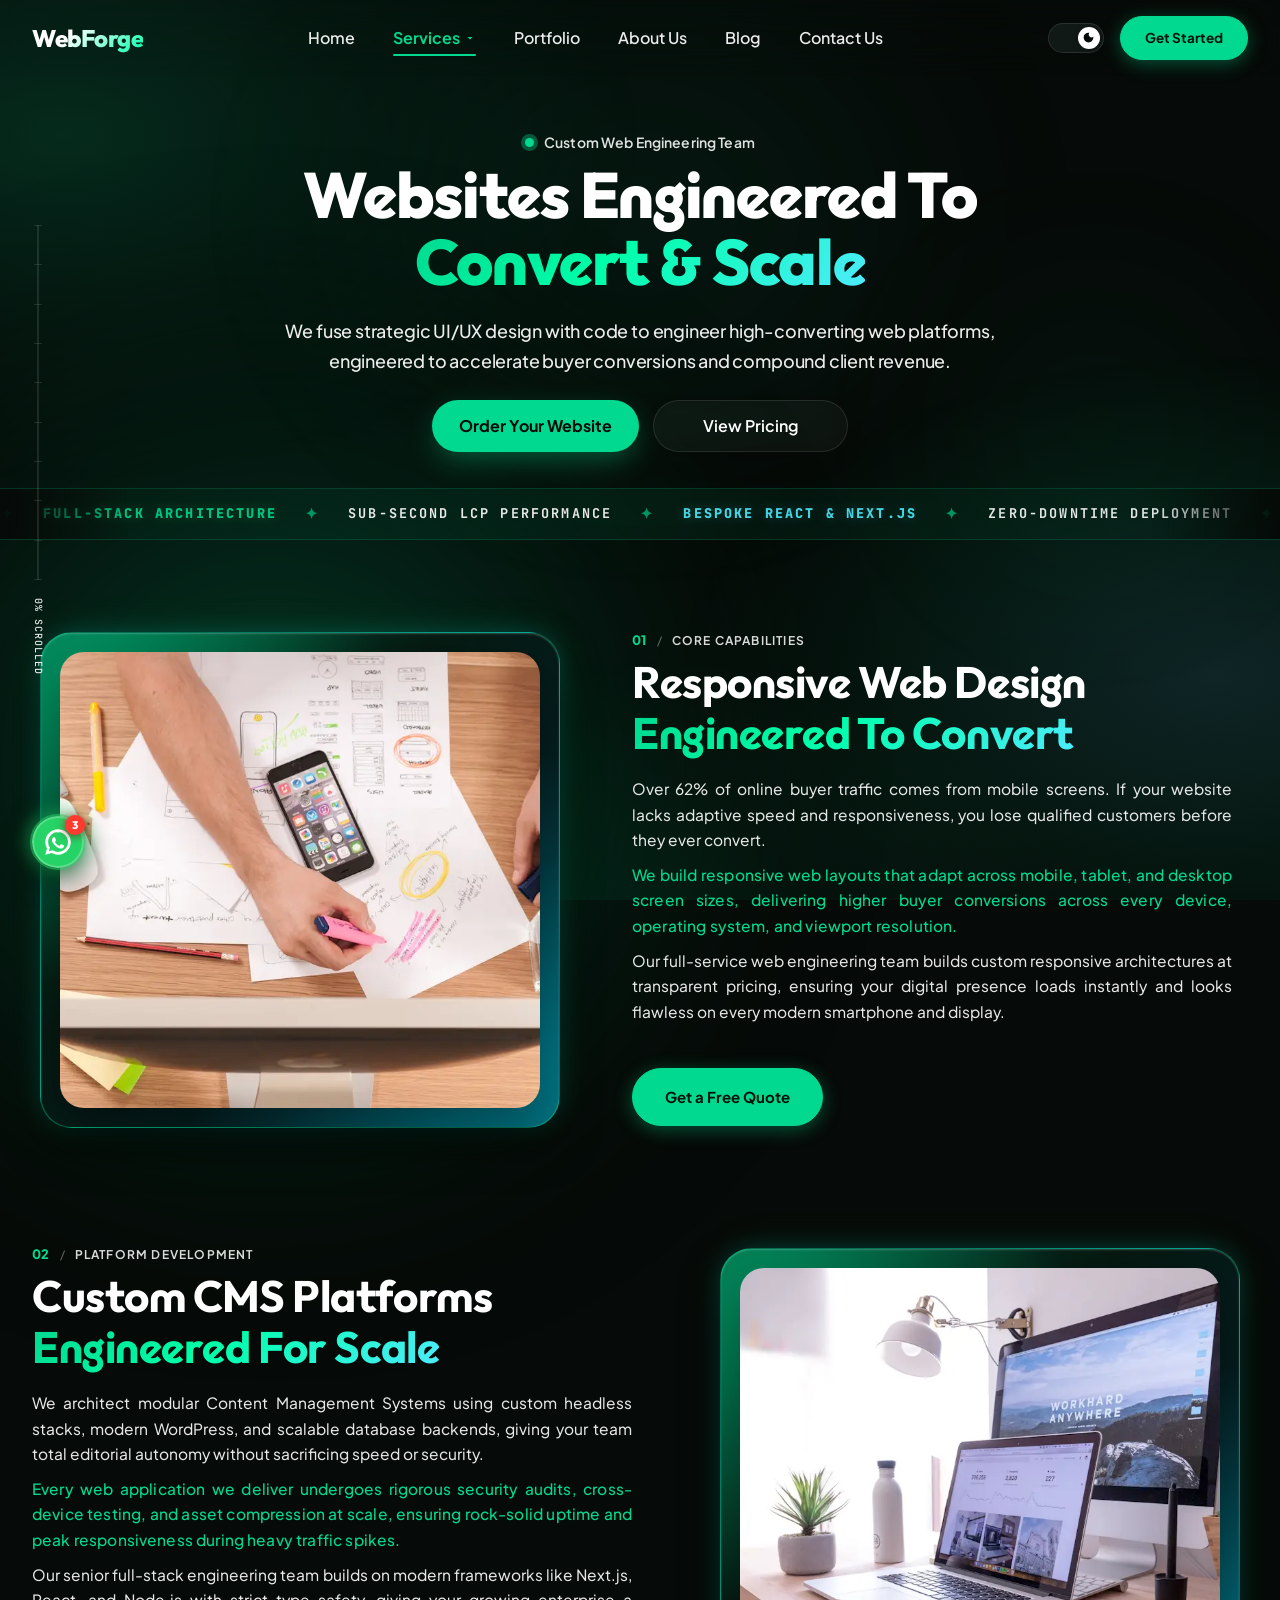
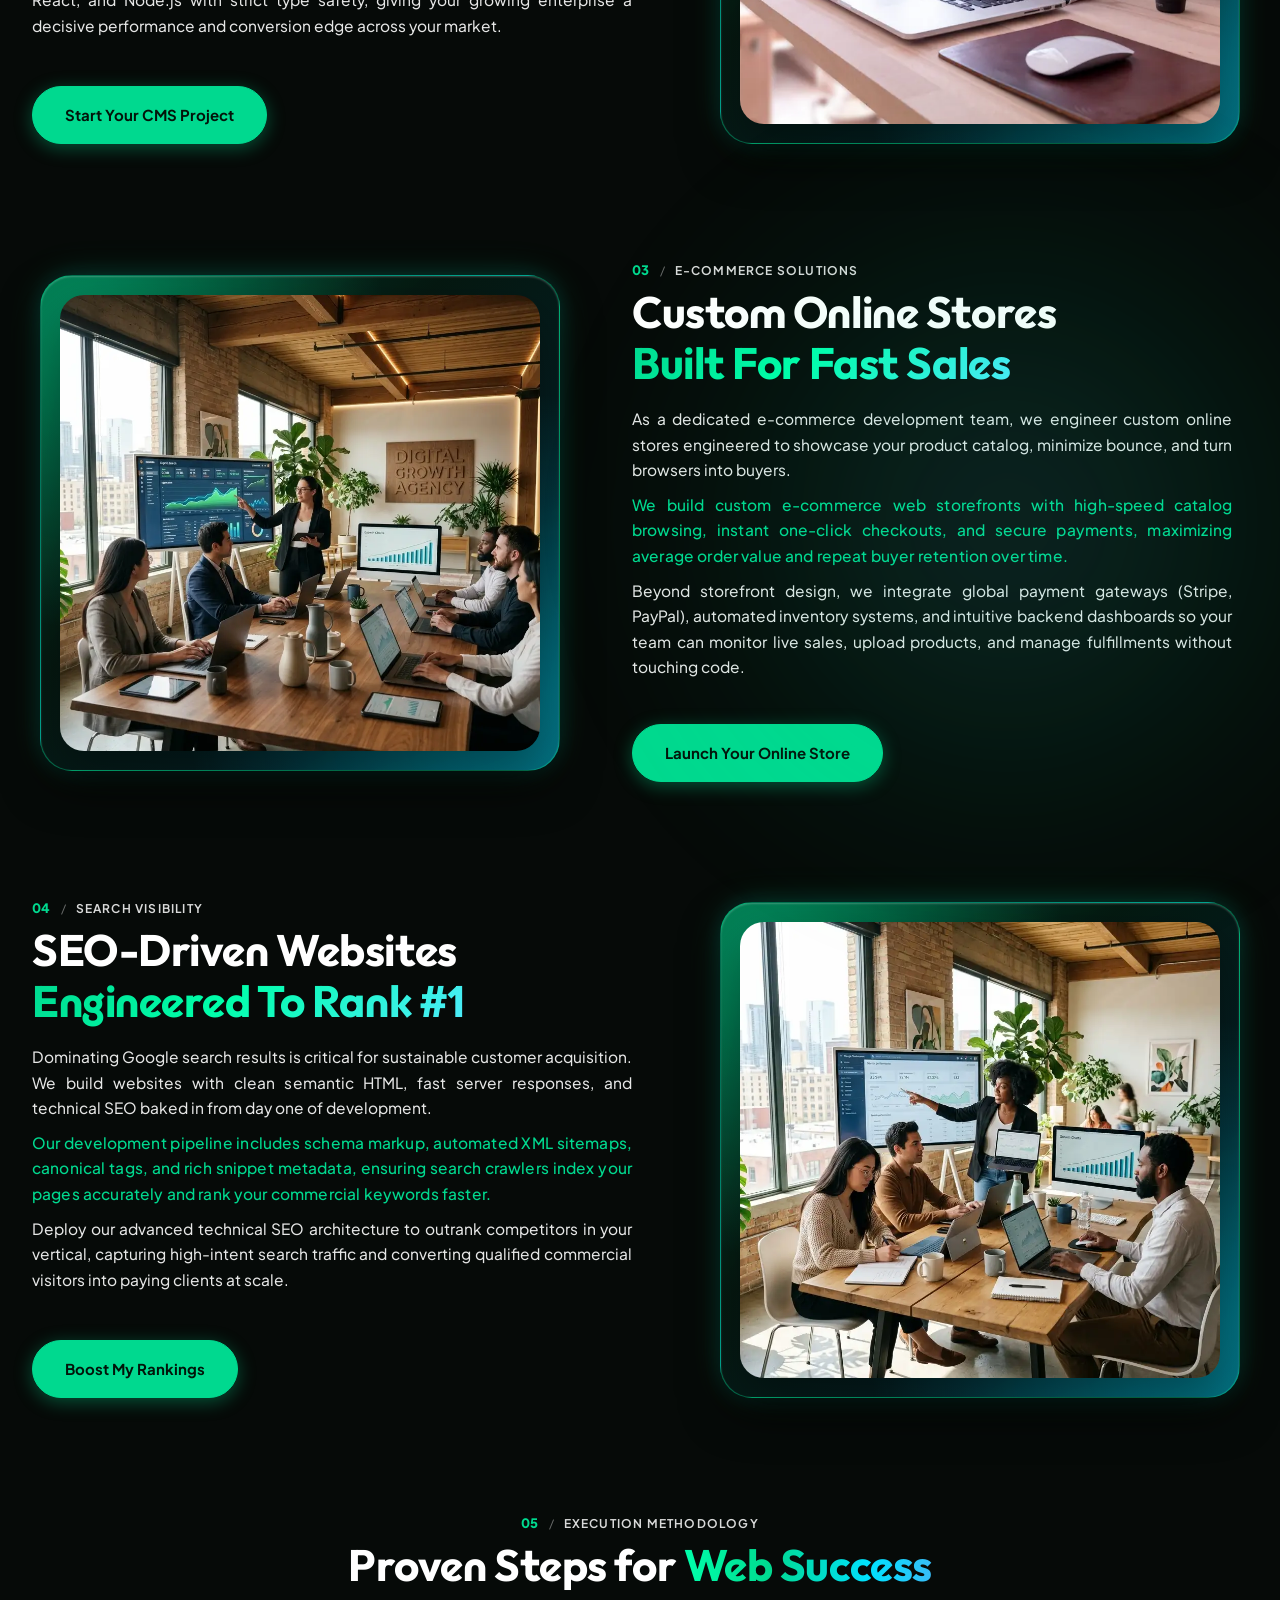
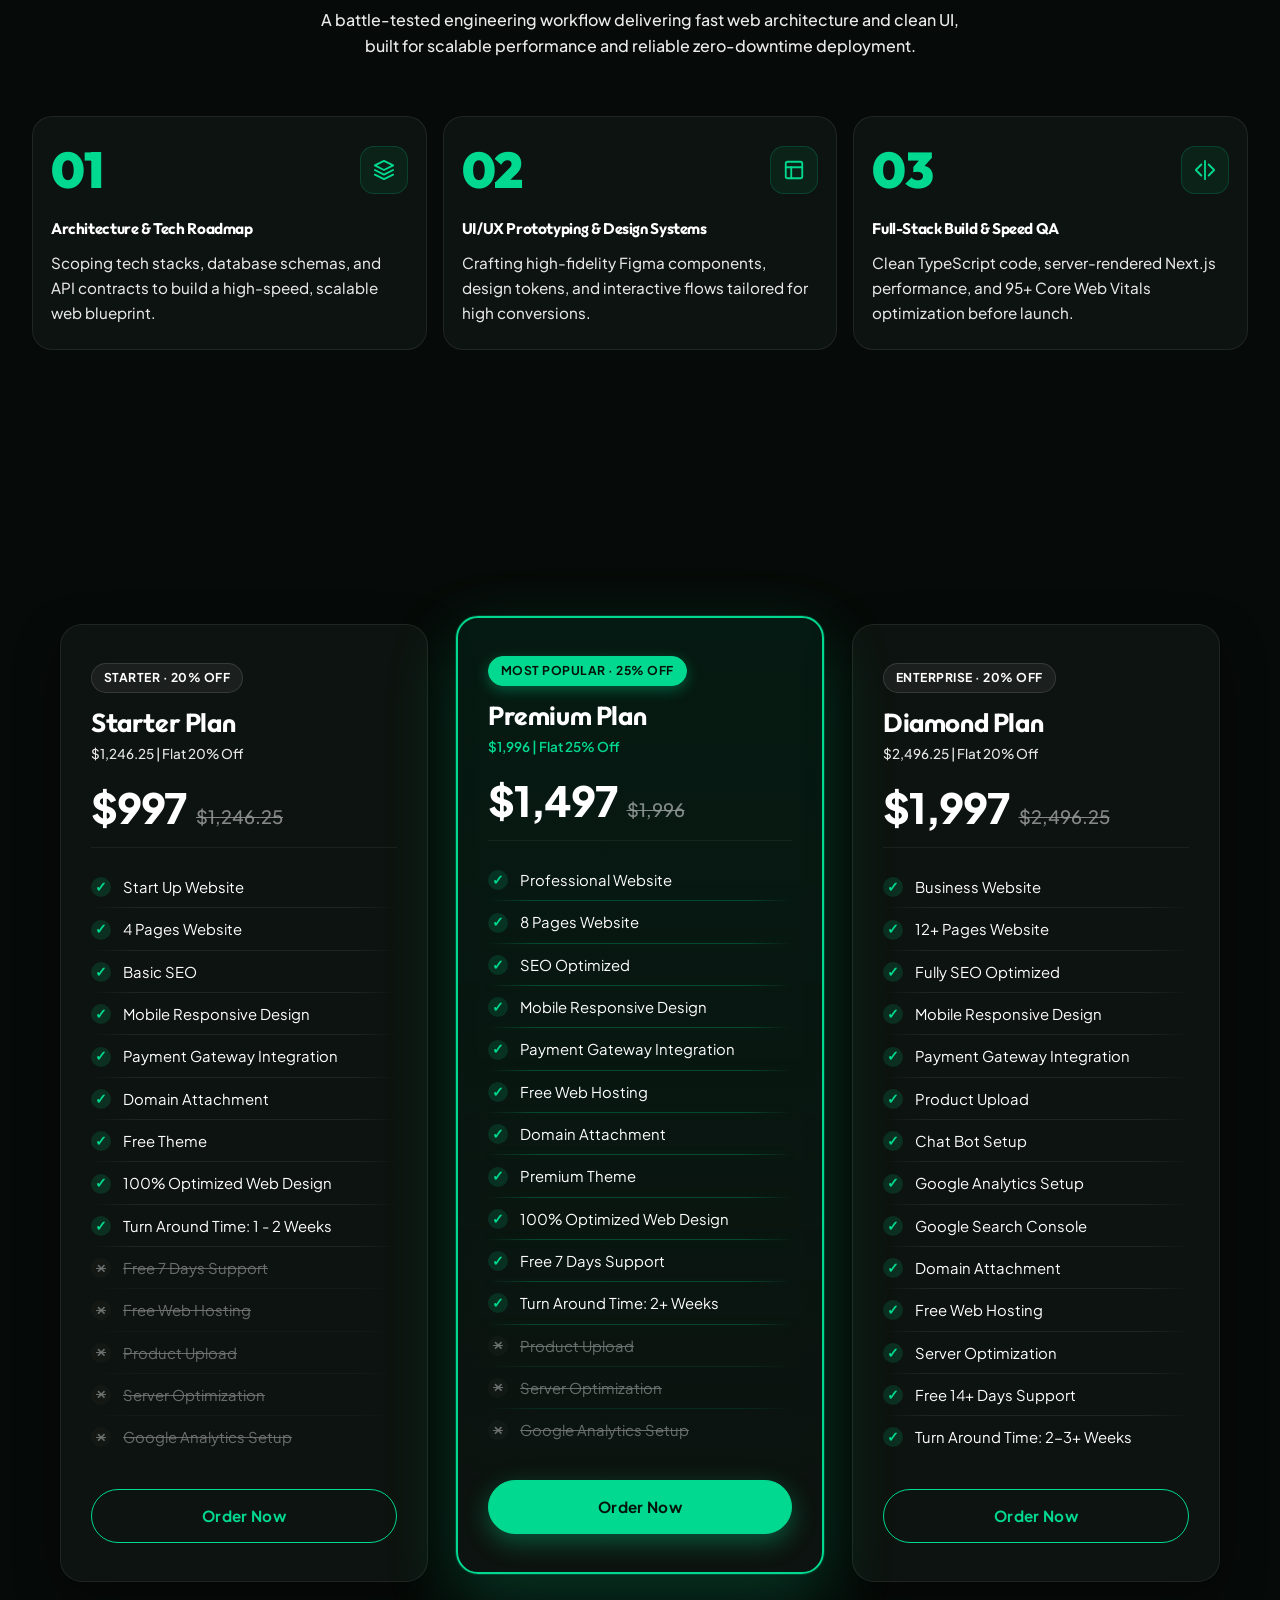
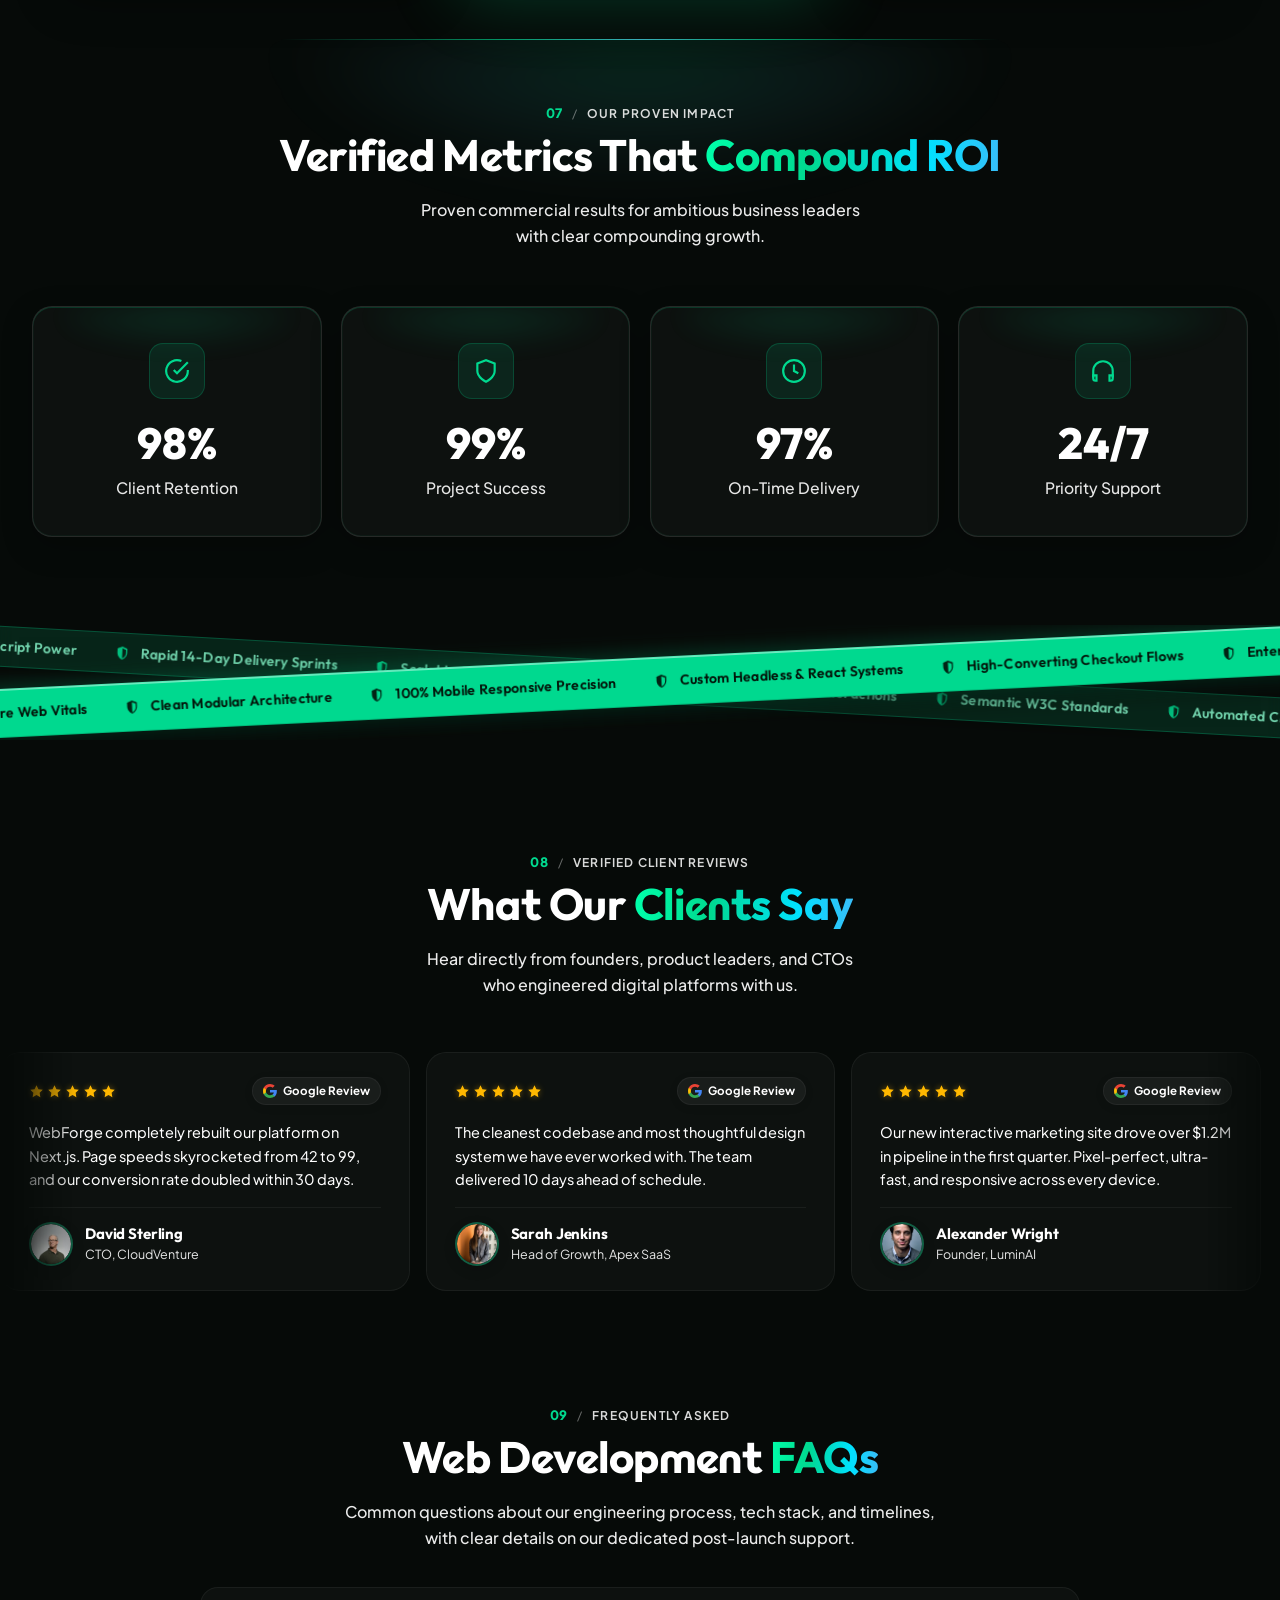
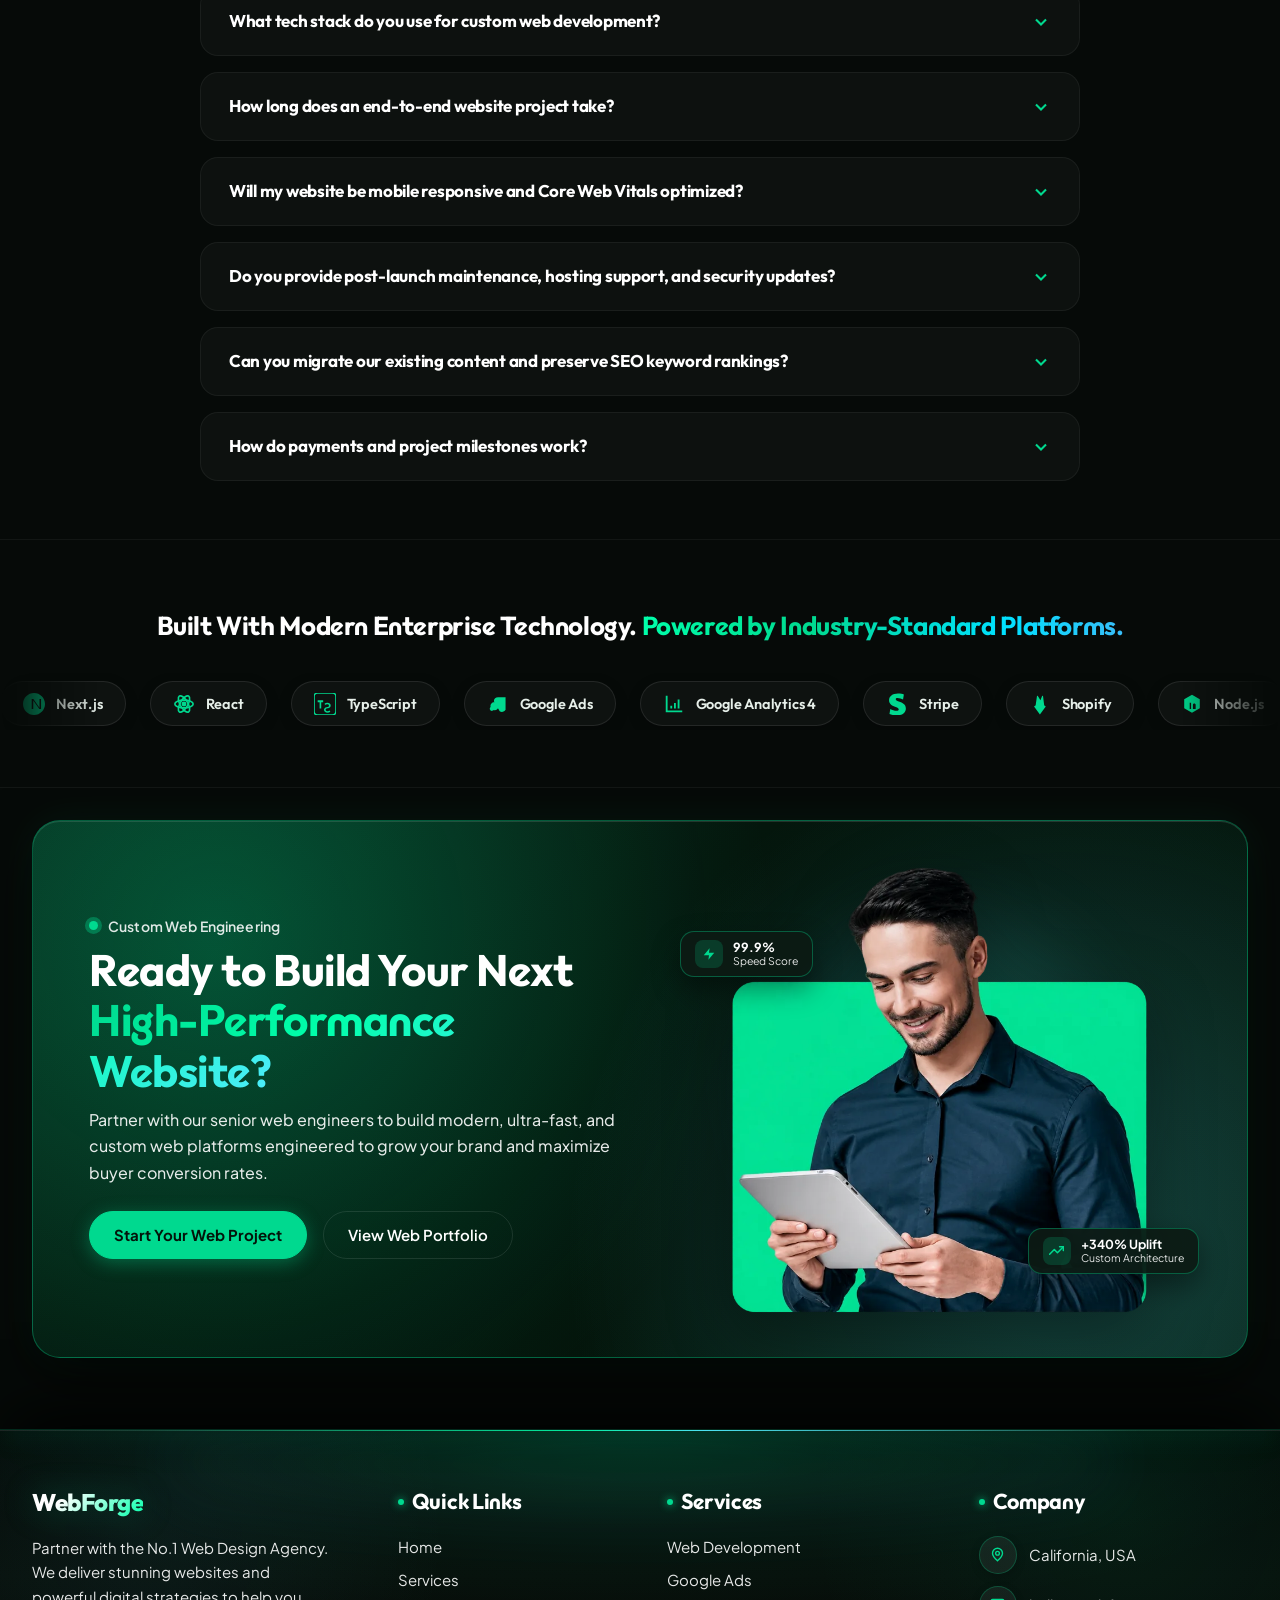
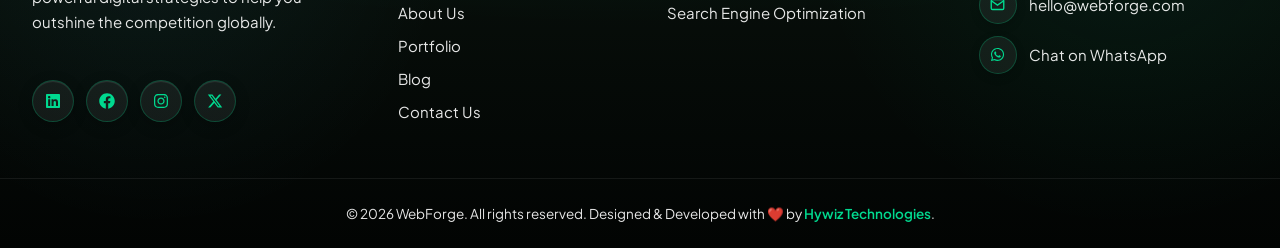
<file: web-development.html>
﻿<!doctype html>
<html lang="en" data-default-theme="dark" data-theme="dark">
  <head>
    <meta charset="UTF-8" />
    <meta name="viewport" content="width=device-width, initial-scale=1.0" />
    <title>
      Web Development Services | WebForge: Custom High-Converting Websites
    </title>
    <meta
      name="description"
      content="Custom web development agency specializing in fast React, Next.js, responsive web design, and high-converting online stores. Book a discovery call today."
    />
    <meta
      name="keywords"
      content="web design agency, custom website design, SEO optimization, Google Ads, digital agency"
    />
    <meta name="robots" content="index, follow" />
    <link rel="canonical" href="https://webforge.com/" />
    <!-- Open Graph / Facebook -->
    <meta property="og:type" content="website" />
    <meta property="og:url" content="https://webforge.com/" />
    <meta
      property="og:title"
      content="Web Development Services | WebForge: Custom High-Converting Websites"
    />
    <meta
      property="og:description"
      content="Leading Web Design Agency specializing in custom website design, professional SEO optimization, and result-driven Google Ads campaigns."
    />
    <meta
      property="og:image"
      content="https://webforge.com/images/webagency_hero_team.jpg"
    />
    <!-- Twitter -->
    <meta property="twitter:card" content="summary_large_image" />
    <meta property="twitter:url" content="https://webforge.com/" />
    <meta
      property="twitter:title"
      content="Web Development Services | WebForge: Custom High-Converting Websites"
    />
    <meta
      property="twitter:description"
      content="Leading Web Design Agency specializing in custom website design, professional SEO optimization, and result-driven Google Ads campaigns."
    />
    <meta
      property="twitter:image"
      content="https://webforge.com/images/webagency_hero_team.jpg"
    />
    <link rel="icon" href="favicon.svg" type="image/svg+xml" />
    <link rel="stylesheet" href="css/style.css?v=12.1" />
  </head>
  <body>
    <!-- Custom reactive mouse pointer -->
    <div class="custom-cursor" id="customCursor"></div>
    <div class="custom-cursor-follower" id="customCursorFollower"></div>
    <!-- Page Loader -->
    <div class="loader">
      <svg class="mark" viewBox="0 0 40 40" fill="none">
        <circle
          cx="20"
          cy="20"
          r="18"
          stroke="var(--accent-primary)"
          stroke-width="3"
          stroke-dasharray="90 40"
        />
      </svg>
    </div>
    <div class="cursor-glow"></div>
    <aside class="sounding-line" aria-hidden="true">
      <div class="rail">
        <div class="fill"></div>
        <div class="ticks">
          <span></span><span></span><span></span><span></span><span></span
          ><span></span><span></span><span></span><span></span><span></span>
        </div>
      </div>
      <div class="reading">0% SCROLLED</div>
    </aside>
    <!-- Top bar -->
    <div class="topbar">
      <div class="wrap">
        <div class="promo">
          <span class="dot"></span> WebForge : Web Design,
          Development, SEO &amp; Google Ads
        </div>
        <div>hello@webforge.com</div>
      </div>
    </div>
    <!-- Header Navigation -->
    <header class="site-header webagency-header">
      <nav class="nav wrap webagency-nav">
        <a href="index.html" class="brand webagency-brand">WebForge</a>
        <div class="nav-links webagency-nav-links">
          <a href="index.html" class="webagency-nav-item">
            <div class="webagency-nav-item-inner">
              <span class="webagency-nav-item-icon-wrap">
                <svg viewBox="0 0 24 24" width="18" height="18" fill="none" stroke="currentColor" stroke-width="2" stroke-linecap="round" stroke-linejoin="round"><path d="m3 9 9-7 9 7v11a2 2 0 0 1-2 2H5a2 2 0 0 1-2-2z"/><polyline points="9 22 9 12 15 12 15 22"/></svg>
              </span>
              <span class="webagency-nav-item-label-inactive">Home </span>
            </div>
          </a>
          <div class="webagency-nav-item-wrapper has-dropdown">
            <a href="services.html" class="webagency-nav-item active">
              <!-- Fluid Pocket Curve Mask & Border -->
              <svg
                viewBox="0 0 100 30"
                preserveAspectRatio="none"
                class="webagency-nav-item-pocket-curve"
              >
                <path
                  d="M 0,15 L 25,15 C 35,15 38,30 50,30 C 62,30 65,15 75,15 L 100,15 L 100,0 L 0,0 Z"
                  class="curve-bg"
                />
                <path
                  d="M 0,15 L 25,15 C 35,15 38,30 50,30 C 62,30 65,15 75,15 L 100,15"
                  class="curve-border"
                />
              </svg>
              <!-- Floating Circular Active Icon -->
              <div class="webagency-nav-item-active-icon">
                <svg viewBox="0 0 24 24" width="18" height="18" fill="none" stroke="currentColor" stroke-width="2" stroke-linecap="round" stroke-linejoin="round"><rect width="7" height="7" x="3" y="3" rx="1"/><rect width="7" height="7" x="14" y="3" rx="1"/><rect width="7" height="7" x="14" y="14" rx="1"/><rect width="7" height="7" x="3" y="14" rx="1"/></svg>
              </div>
              <!-- Label text placed lower -->
              <span class="webagency-nav-item-label"
                >Services
                <svg
                  viewBox="0 0 24 24"
                  width="12"
                  height="12"
                  fill="currentColor"
                  class="u-ml-4"
                >
                  <path d="M7 10l5 5 5-5z" /></svg
              ></span>
            </a>
            <div class="webagency-dropdown-menu">
              <a href="web-development.html">Web Development</a>
              <a href="google-ads.html">Google Ads</a>
              <a href="search-engine-optimization.html"
                >Search Engine Optimization</a
              >
            </div>
          </div>
          <a href="portfolio.html" class="webagency-nav-item">
            <div class="webagency-nav-item-inner">
              <span class="webagency-nav-item-icon-wrap">
                <svg viewBox="0 0 24 24" width="18" height="18" fill="none" stroke="currentColor" stroke-width="2" stroke-linecap="round" stroke-linejoin="round"><rect width="20" height="14" x="2" y="3" rx="2"/><line x1="8" x2="16" y1="21" y2="21"/><line x1="12" x2="12" y1="17" y2="21"/></svg>
              </span>
              <span class="webagency-nav-item-label-inactive">Portfolio </span>
            </div>
          </a>
          <a href="about.html" class="webagency-nav-item">
            <div class="webagency-nav-item-inner">
              <span class="webagency-nav-item-icon-wrap">
                <svg viewBox="0 0 24 24" width="18" height="18" fill="none" stroke="currentColor" stroke-width="2" stroke-linecap="round" stroke-linejoin="round"><path d="M16 21v-2a4 4 0 0 0-4-4H6a4 4 0 0 0-4 4v2"/><circle cx="9" cy="7" r="4"/><path d="M22 21v-2a4 4 0 0 0-3-3.87"/><path d="M16 3.13a4 4 0 0 1 0 7.75"/></svg>
              </span>
              <span class="webagency-nav-item-label-inactive">About Us </span>
            </div>
          </a>
          <a href="blog.html" class="webagency-nav-item">
            <div class="webagency-nav-item-inner">
              <span class="webagency-nav-item-icon-wrap">
                <svg viewBox="0 0 24 24" width="18" height="18" fill="none" stroke="currentColor" stroke-width="2" stroke-linecap="round" stroke-linejoin="round"><path d="M14.5 2H6a2 2 0 0 0-2 2v16a2 2 0 0 0 2 2h12a2 2 0 0 0 2-2V7.5L14.5 2z"/><polyline points="14 2 14 8 20 8"/><line x1="16" x2="8" y1="13" y2="13"/><line x1="16" x2="8" y1="17" y2="17"/><line x1="10" x2="8" y1="9" y2="9"/></svg>
              </span>
              <span class="webagency-nav-item-label-inactive">Blog </span>
            </div>
          </a>
          <a href="contact.html" class="webagency-nav-item">
            <div class="webagency-nav-item-inner">
              <span class="webagency-nav-item-icon-wrap">
                <svg viewBox="0 0 24 24" width="18" height="18" fill="none" stroke="currentColor" stroke-width="2" stroke-linecap="round" stroke-linejoin="round"><rect width="20" height="16" x="2" y="4" rx="2"/><path d="m22 7-8.97 5.7a1.94 1.94 0 0 1-2.06 0L2 7"/></svg>
              </span>
              <span class="webagency-nav-item-label-inactive">Contact Us </span>
            </div>
          </a>
        </div>
        <div class="webagency-nav-right">
          <button class="theme-toggle" aria-label="Toggle theme">
            <span class="knob"
              ><svg viewBox="0 0 24 24" fill="currentColor">
                <path
                  d="M12 3a9 9 0 1 0 9 9c0-.46-.04-.92-.1-1.36a5.4 5.4 0 0 1-7.54-7.54c-.44-.06-.9-.1-1.36-.1z"
                /></svg
            ></span>
          </button>
          <a
            href="contact.html#contactSection"
            class="btn btn-primary webagency-get-started-btn"
            >Get Started</a
          >
          <button class="burger" aria-label="Open menu"><span></span></button>
        </div>
      </nav>
    </header>
    <!-- Mobile nav drawer -->
    <div class="mobile-drawer">
      <div class="mobile-drawer-header">
        <a href="index.html" class="brand webagency-brand">WebForge</a>
        <div class="mobile-drawer-actions">
          <button class="theme-toggle" aria-label="Toggle theme">
            <span class="knob"><svg viewBox="0 0 24 24" fill="currentColor">
                <path d="M12 3a9 9 0 1 0 9 9c0-.46-.04-.92-.1-1.36a5.4 5.4 0 0 1-7.54-7.54c-.44-.06-.9-.1-1.36-.1z" />
              </svg></span>
          </button>
          <button class="mobile-close" aria-label="Close menu">
            <svg viewBox="0 0 24 24" width="20" height="20" fill="none" stroke="currentColor" stroke-width="2.2" stroke-linecap="round" stroke-linejoin="round">
              <line x1="18" y1="6" x2="6" y2="18"></line>
              <line x1="6" y1="6" x2="18" y2="18"></line>
            </svg>
          </button>
        </div>
      </div>

      <div class="mobile-drawer-nav">
        <a href="index.html"><span>Home</span></a>
        <div class="mobile-drawer-accordion open">
          <div class="mobile-drawer-accordion-header">
            <a href="services.html" class="drawer-nav-link">
              <span>Services</span>
            </a>
            <button type="button" class="accordion-toggle" aria-label="Toggle Services submenu" aria-expanded="true">
              <svg viewBox="0 0 24 24" width="16" height="16" fill="currentColor" class="accordion-icon">
                <path d="M7 10l5 5 5-5z" />
              </svg>
            </button>
          </div>
          <div class="accordion-content">
            <a href="web-development.html" class="active">
              <span>Web Development</span>
              <span class="drawer-active-indicator"></span>
            </a>
            <a href="google-ads.html">Google Ads</a>
            <a href="search-engine-optimization.html">Search Engine Optimization</a>
          </div>
        </div>
        <a href="portfolio.html"><span>Portfolio</span></a>
        <a href="about.html"><span>About Us</span></a>
        <a href="blog.html"><span>Blog</span></a>
        <a href="contact.html"><span>Contact Us</span></a>
      </div>

      <div class="mobile-drawer-cta-wrap">
        <a href="contact.html#contactSection" class="btn btn-solid mobile-drawer-cta-btn">
          <span>Get Started</span>
          <svg viewBox="0 0 24 24" width="16" height="16" fill="none" stroke="currentColor" stroke-width="2.5" stroke-linecap="round" stroke-linejoin="round">
            <line x1="5" y1="12" x2="19" y2="12"></line>
            <polyline points="12 5 19 12 12 19"></polyline>
          </svg>
        </a>
      </div>

      <div class="mobile-drawer-footer">
        <div class="drawer-footer-contact">
          <span class="drawer-footer-lbl">Email us directly</span>
          <a href="mailto:hello@webforge.com" class="drawer-footer-email">hello@webforge.com</a>
        </div>
        <div class="drawer-footer-status">
          <span class="drawer-status-dot"></span>
          <span>Available for new projects</span>
        </div>
      </div>
    </div>
    <!-- MAIN CONTENT -->
    <main id="main-content" class="service-single-universe" style="overflow-x: clip">
      <!-- HERO SECTION -->
      <section class="ads-hero-section reveal">
        <div class="glow-orb ads-hero-glow"></div>
        <div class="wrap ads-hero-container">
          <div class="ads-hero-content">
            <div class="hero-live-eyebrow reveal" style="justify-content: center;">
              <span class="hero-live-dot"></span>
              <span class="hero-live-text">Custom Web Engineering Team</span>
            </div>
            <!-- Main Hero Headline (2-Row Balanced Structure: Consistent with Home Page) -->
            <h1 class="hero-title reveal">
              <span class="service-title-row-1">Websites Engineered To</span>
              <span class="service-title-row-2"><span class="accent-hero">Convert &amp; Scale</span></span>
            </h1>
            <p class="hero-desc hero-desc-inverted-pyramid">
              <!-- Desktop & Tablet (>600px): Clean 2-Row Inverted Pyramid -->
              <span class="hero-desc-desk">
                <span class="hero-desc-row-1">We fuse strategic UI/UX design with code to engineer high-converting web platforms,</span>
                <span class="hero-desc-row-2">engineered to accelerate buyer conversions and compound client revenue.</span>
              </span>
              <!-- Mobile (<=600px): Balanced Inverted Pyramid -->
              <span class="hero-desc-mob">
                <span class="hero-desc-row-1">Custom web design and engineering</span>
                <span class="hero-desc-row-2">to grow client sales.</span>
              </span>
            </p>
            <div class="hero-ctas">
              <a href="contact.html" class="hero-btn-primary">
                <span>Order Your Website</span>
              </a>
              <a href="#pricing" class="hero-btn-secondary">
                <span>View Pricing</span>
              </a>
            </div>
          </div>
        </div>

        <!-- Trendy Kinetic Scrolling Block (Squarespace-Inspired Typography Stream) -->
        <div class="service-scrolling-block-wrap" aria-hidden="true">
          <div class="service-scrolling-track">
            <div class="service-scrolling-item">
              <span class="marquee-star">✦</span>
              <span class="accent-highlight">Full-Stack Architecture</span>
              <span class="marquee-star">✦</span>
              <span>Sub-Second LCP Performance</span>
              <span class="marquee-star">✦</span>
              <span class="accent-cyan">Bespoke React &amp; Next.js</span>
              <span class="marquee-star">✦</span>
              <span>Zero-Downtime Deployment</span>
              <span class="marquee-star">✦</span>
              <span class="accent-highlight">100% Fully Custom Builds</span>
              <span class="marquee-star">✦</span>
              <span>Pixel-Perfect UI Precision</span>
              <span class="marquee-star">✦</span>
              <span class="accent-cyan">Enterprise-Grade Security</span>
            </div>
            <div class="service-scrolling-item">
              <span class="marquee-star">✦</span>
              <span class="accent-highlight">Full-Stack Architecture</span>
              <span class="marquee-star">✦</span>
              <span>Sub-Second LCP Performance</span>
              <span class="marquee-star">✦</span>
              <span class="accent-cyan">Bespoke React &amp; Next.js</span>
              <span class="marquee-star">✦</span>
              <span>Zero-Downtime Deployment</span>
              <span class="marquee-star">✦</span>
              <span class="accent-highlight">100% Fully Custom Builds</span>
              <span class="marquee-star">✦</span>
              <span>Pixel-Perfect UI Precision</span>
              <span class="marquee-star">✦</span>
              <span class="accent-cyan">Enterprise-Grade Security</span>
            </div>
          </div>
      </div>
    </section>

      <!-- SECTION 01: RESPONSIVE WEBSITE DESIGN -->
      <section class="ads-services-section reveal u-py-60">
        <div class="wrap">
          <div class="trusted-partner-grid">
            <!-- Left Creative Image -->
            <div class="expertise-image-creative reveal">
              <img
                src="images/webdev-responsive-design.webp"
                alt="Responsive Web Design Across Devices"
                loading="lazy"
              />
            </div>
            <!-- Right Content -->
            <div class="trusted-partner-content reveal-right">
              <div class="section-num-label">
                <span class="sec-num">01</span>
                <span class="sec-slash">/</span>
                <span class="sec-tag">Core Capabilities</span>
              </div>
              <h2 class="cap-title">
                Responsive Web Design <br class="cap-title-br" /><span class="accent-text">Engineered To Convert</span>
              </h2>
              <p class="cap-desc-lead">
                Over 62% of online buyer traffic comes from mobile screens. If your website lacks adaptive speed and responsiveness, you lose qualified customers before they ever convert.
              </p>
              <p class="cap-desc-highlight">
                We build responsive web layouts that adapt across mobile, tablet, and desktop screen sizes, delivering higher buyer conversions across every device, operating system, and viewport resolution.
              </p>
              <p class="cap-desc-body">
                Our full-service web engineering team builds custom responsive architectures at transparent pricing, ensuring your digital presence loads instantly and looks flawless on every modern smartphone and display.
              </p>
              <div class="cap-action-row u-mt-24">
                <a href="contact.html" class="btn btn-solid">
                  <span>Get a Free Quote</span>
                </a>
              </div>
            </div>
          </div>
      </div>
    </section>

      <!-- SECTION 02: CMS BASED WEBSITE DEVELOPMENT -->
      <section class="ads-why-choose-us reveal u-py-60">
        <div class="wrap">
          <div class="trusted-partner-grid trusted-partner-grid-rev">
            <!-- Content Left -->
            <div class="trusted-partner-content reveal-left">
              <div class="section-num-label">
                <span class="sec-num">02</span>
                <span class="sec-slash">/</span>
                <span class="sec-tag">Platform Development</span>
              </div>
              <h2 class="cap-title">
                Custom CMS Platforms <br class="cap-title-br" /><span class="accent-text">Engineered For Scale</span>
              </h2>
              <p class="desc-lead">
                We architect modular Content Management Systems using custom headless stacks, modern WordPress, and scalable database backends, giving your team total editorial autonomy without sacrificing speed or security.
              </p>
              <p class="desc-highlight">
                Every web application we deliver undergoes rigorous security audits, cross-device testing, and asset compression at scale, ensuring rock-solid uptime and peak responsiveness during heavy traffic spikes.
              </p>
              <p class="desc-body">
                Our senior full-stack engineering team builds on modern frameworks like Next.js, React, and Node.js with strict type safety, giving your growing enterprise a decisive performance and conversion edge across your market.
              </p>
              <div class="u-mt-28">
                <a href="contact.html" class="btn btn-solid">Start Your CMS Project</a>
              </div>
            </div>
            <!-- Right Creative Image -->
            <div class="expertise-image-creative reveal-right">
              <img
                src="images/webdev-custom-cms.webp"
                alt="Custom CMS Website Development Workstation"
                loading="lazy"
              />
            </div>
          </div>
      </div>
    </section>

      <!-- SECTION 03-A: E-COMMERCE WEBSITE DEVELOPMENT -->
      <section class="ads-services-section reveal u-py-60-bg2">
        <div class="wrap">
          <div class="trusted-partner-grid">
            <!-- Left Creative Image -->
            <div class="expertise-image-creative reveal">
              <img
                src="images/webdev-ecommerce-growth.webp"
                alt="E-Commerce Performance &amp; Analytics Solutions"
                loading="lazy"
              />
            </div>
            <!-- Right Content -->
            <div class="trusted-partner-content reveal-right">
              <div class="section-num-label">
                <span class="sec-num">03</span>
                <span class="sec-slash">/</span>
                <span class="sec-tag">E-Commerce Solutions</span>
              </div>
              <h2 class="cap-title">
                Custom Online Stores <br class="cap-title-br" /><span class="accent-text">Built For Fast Sales</span>
              </h2>
              <p class="cap-desc-lead">
                As a dedicated e-commerce development team, we engineer custom online stores engineered to showcase your product catalog, minimize bounce, and turn browsers into buyers.
              </p>
              <p class="cap-desc-highlight">
                We build custom e-commerce web storefronts with high-speed catalog browsing, instant one-click checkouts, and secure payments, maximizing average order value and repeat buyer retention over time.
              </p>
              <p class="cap-desc-body">
                Beyond storefront design, we integrate global payment gateways (Stripe, PayPal), automated inventory systems, and intuitive backend dashboards so your team can monitor live sales, upload products, and manage fulfillments without touching code.
              </p>
              <div class="cap-action-row u-mt-24">
                <a href="contact.html" class="btn btn-solid">
                  <span>Launch Your Online Store</span>
                </a>
              </div>
            </div>
          </div>
      </div>
    </section>

      <!-- SECTION 03-B: SEO OPTIMIZED WEBSITES -->
      <section class="ads-why-choose-us reveal u-py-60">
        <div class="wrap">
          <div class="trusted-partner-grid trusted-partner-grid-rev">
            <!-- Content Left -->
            <div class="trusted-partner-content reveal-left">
              <div class="section-num-label">
                <span class="sec-num">04</span>
                <span class="sec-slash">/</span>
                <span class="sec-tag">Search Visibility</span>
              </div>
              <h2 class="cap-title">
                SEO-Driven Websites <br class="cap-title-br" /><span class="accent-text">Engineered To Rank #1</span>
              </h2>
              <p class="desc-lead">
                Dominating Google search results is critical for sustainable customer acquisition. We build websites with clean semantic HTML, fast server responses, and technical SEO baked in from day one of development.
              </p>
              <p class="desc-highlight">
                Our development pipeline includes schema markup, automated XML sitemaps, canonical tags, and rich snippet metadata, ensuring search crawlers index your pages accurately and rank your commercial keywords faster.
              </p>
              <p class="desc-body">
                Deploy our advanced technical SEO architecture to outrank competitors in your vertical, capturing high-intent search traffic and converting qualified commercial visitors into paying clients at scale.
              </p>
              <div class="u-mt-28">
                <a href="contact.html" class="btn btn-solid">Boost My Rankings</a>
              </div>
            </div>
            <!-- Right Creative Image -->
            <div class="expertise-image-creative reveal-right">
              <img
                src="images/webdev-seo-architecture.webp"
                alt="Professional Digital Agency Technical SEO Architecture &amp; Analytics"
                loading="lazy"
              />
            </div>
          </div>
      </div>
    </section>

      <!-- SECTION 05: EXECUTION METHODOLOGY (3-STEP PROCESS) -->
      <section class="ads-steps-section reveal" id="execution-methodology">
        <div class="wrap">
          <div class="section-head center reveal u-head-center-56">
            <div class="section-num-label">
              <span class="sec-num">05</span>
              <span class="sec-slash">/</span>
              <span class="sec-tag">Execution Methodology</span>
            </div>
            <h2>
              Proven Steps for <span class="accent-text">Web Success</span>
            </h2>
            <p class="section-subtitle desc-inverted-pyramid">
              <!-- Desktop & Tablet (>600px): Clean 2-Row Inverted Pyramid -->
              <span class="desc-desk">
                <span class="desc-row-1">A battle-tested engineering workflow delivering fast web architecture and clean UI,</span>
                <span class="desc-row-2">built for scalable performance and reliable zero-downtime deployment.</span>
              </span>
              <!-- Mobile (<=600px): Balanced Inverted Pyramid -->
              <span class="desc-mob">
                <span class="desc-row-1">A battle-tested process delivering</span>
                <span class="desc-row-2">zero-downtime architecture.</span>
              </span>
            </p>
          </div>
          <div class="ads-steps-grid">
            <div class="ads-step-card" data-step="01">
              <div class="ads-step-bg">
                <span class="ads-step-num">01</span>
                <div class="ads-step-icon">
                  <svg viewBox="0 0 24 24" width="22" height="22" fill="none" stroke="currentColor" stroke-width="2" stroke-linecap="round" stroke-linejoin="round">
                    <polygon points="12 2 2 7 12 12 22 7 12 2"></polygon>
                    <polyline points="2 17 12 22 22 17"></polyline>
                    <polyline points="2 12 12 17 22 12"></polyline>
                  </svg>
                </div>
              </div>
              <div class="ads-step-content">
                <h3>Architecture &amp; Tech Roadmap</h3>
                <p>
                  Scoping tech stacks, database schemas, and API contracts to build a high-speed, scalable web blueprint.
                </p>
              </div>
            </div>
            <div class="ads-step-card" data-step="02">
              <div class="ads-step-bg">
                <span class="ads-step-num">02</span>
                <div class="ads-step-icon">
                  <svg viewBox="0 0 24 24" width="22" height="22" fill="none" stroke="currentColor" stroke-width="2" stroke-linecap="round" stroke-linejoin="round">
                    <rect x="3" y="3" width="18" height="18" rx="2" ry="2"></rect>
                    <line x1="3" y1="9" x2="21" y2="9"></line>
                    <line x1="9" y1="21" x2="9" y2="9"></line>
                  </svg>
                </div>
              </div>
              <div class="ads-step-content">
                <h3>UI/UX Prototyping &amp; Design Systems</h3>
                <p>
                  Crafting high-fidelity Figma components, design tokens, and interactive flows tailored for high conversions.
                </p>
              </div>
            </div>
            <div class="ads-step-card" data-step="03">
              <div class="ads-step-bg">
                <span class="ads-step-num">03</span>
                <div class="ads-step-icon">
                  <svg viewBox="0 0 24 24" width="22" height="22" fill="none" stroke="currentColor" stroke-width="2" stroke-linecap="round" stroke-linejoin="round">
                    <polyline points="16 18 22 12 16 6"></polyline>
                    <polyline points="8 6 2 12 8 18"></polyline>
                    <line x1="12" y1="2" x2="12" y2="22"></line>
                  </svg>
                </div>
              </div>
              <div class="ads-step-content">
                <h3>Full-Stack Build &amp; Speed QA</h3>
                <p>
                  Clean TypeScript code, server-rendered Next.js performance, and 95+ Core Web Vitals optimization before launch.
                </p>
              </div>
            </div>
          </div>
      </div>
    </section>

      <!-- SECTION 04: INVESTMENT PLANS (PRICING) -->
      <section class="ads-pricing-section reveal" id="pricing">
        <div class="wrap">
          <div class="section-head center reveal u-head-center-56">
            <div class="section-num-label">
              <span class="sec-num">06</span>
              <span class="sec-slash">/</span>
              <span class="sec-tag">Investment Plans</span>
            </div>
            <h2>
              Affordable Website <span class="accent-text">Development Plans</span>
            </h2>
            <p class="section-subtitle desc-inverted-pyramid">
              <!-- Desktop & Tablet (>600px): Clean 2-Row Inverted Pyramid -->
              <span class="desc-desk">
                <span class="desc-row-1">Choose the perfect website development plan tailored to your business needs.</span>
                <span class="desc-row-2">Our transparent pricing ensures high-quality design, functionality, and support with zero hidden fees.</span>
              </span>
              <!-- Mobile (<=600px): Balanced Inverted Pyramid -->
              <span class="desc-mob">
                <span class="desc-row-1">Transparent website pricing plans</span>
                <span class="desc-row-2">delivering high-quality design and support.</span>
              </span>
            </p>
          </div>
          <div class="ads-pricing-grid">
            <!-- Starter Plan -->
            <div class="pricing-card reveal-up" style="--i: 1">
              <div class="pricing-badge">Starter · 20% Off</div>
              <h3 class="plan-name">Starter Plan</h3>
              <div class="plan-subtitle">$1,246.25 | Flat 20% Off</div>
              <div class="price-wrap">
                <span class="new-price">$997</span>
                <span class="old-price">$1,246.25</span>
              </div>
              <ul class="pricing-features">
                <li>Start Up Website</li>
                <li>4 Pages Website</li>
                <li>Basic SEO</li>
                <li>Mobile Responsive Design</li>
                <li>Payment Gateway Integration</li>
                <li>Domain Attachment</li>
                <li>Free Theme</li>
                <li>100% Optimized Web Design</li>
                <li>Turn Around Time: 1 - 2 Weeks</li>
                <li class="disabled">Free 7 Days Support</li>
                <li class="disabled">Free Web Hosting</li>
                <li class="disabled">Product Upload</li>
                <li class="disabled">Server Optimization</li>
                <li class="disabled">Google Analytics Setup</li>
              </ul>
              <a href="cart.html?id=web-basic" class="btn btn-outline">Order Now</a>
            </div>

            <!-- Premium Plan (Featured) -->
            <div class="pricing-card premium reveal-up" style="--i: 2">
              <div class="pricing-badge bounce">Most Popular · 25% Off</div>
              <h3 class="plan-name">Premium Plan</h3>
              <div class="plan-subtitle">$1,996 | Flat 25% Off</div>
              <div class="price-wrap">
                <span class="new-price">$1,497</span>
                <span class="old-price">$1,996</span>
              </div>
              <ul class="pricing-features">
                <li>Professional Website</li>
                <li>8 Pages Website</li>
                <li>SEO Optimized</li>
                <li>Mobile Responsive Design</li>
                <li>Payment Gateway Integration</li>
                <li>Free Web Hosting</li>
                <li>Domain Attachment</li>
                <li>Premium Theme</li>
                <li>100% Optimized Web Design</li>
                <li>Free 7 Days Support</li>
                <li>Turn Around Time: 2+ Weeks</li>
                <li class="disabled">Product Upload</li>
                <li class="disabled">Server Optimization</li>
                <li class="disabled">Google Analytics Setup</li>
              </ul>
              <a href="cart.html?id=web-premium" class="btn btn-primary">Order Now</a>
            </div>

            <!-- Diamond Plan -->
            <div class="pricing-card reveal-up" style="--i: 3">
              <div class="pricing-badge">Enterprise · 20% Off</div>
              <h3 class="plan-name">Diamond Plan</h3>
              <div class="plan-subtitle">$2,496.25 | Flat 20% Off</div>
              <div class="price-wrap">
                <span class="new-price">$1,997</span>
                <span class="old-price">$2,496.25</span>
              </div>
              <ul class="pricing-features">
                <li>Business Website</li>
                <li>12+ Pages Website</li>
                <li>Fully SEO Optimized</li>
                <li>Mobile Responsive Design</li>
                <li>Payment Gateway Integration</li>
                <li>Product Upload</li>
                <li>Chat Bot Setup</li>
                <li>Google Analytics Setup</li>
                <li>Google Search Console</li>
                <li>Domain Attachment</li>
                <li>Free Web Hosting</li>
                <li>Server Optimization</li>
                <li>Free 14+ Days Support</li>
                <li>Turn Around Time: 2-3+ Weeks</li>
              </ul>
              <a href="cart.html?id=web-elite" class="btn btn-outline">Order Now</a>
            </div>
          </div>
      </div>
    </section>

      <!-- SECTION 05: AGENCY METRICS -->
      <section class="agency-metrics-section" id="metricsSection">
        <div class="wrap">
          <div class="section-head center reveal u-head-center-56">
            <div class="section-num-label">
              <span class="sec-num">07</span>
              <span class="sec-slash">/</span>
              <span class="sec-tag">Our Proven Impact</span>
            </div>
            <h2>
              Verified Metrics That <span class="accent-text">Compound ROI</span>
            </h2>
            <p class="section-subtitle desc-inverted-pyramid">
              <!-- Desktop & Tablet (>600px): Clean 2-Row Inverted Pyramid -->
              <span class="desc-desk">
                <span class="desc-row-1">Proven commercial results for ambitious business leaders</span>
                <span class="desc-row-2">with clear compounding growth.</span>
              </span>
              <!-- Mobile (<=600px): Balanced Inverted Pyramid -->
              <span class="desc-mob">
                <span class="desc-row-1">Proven performance for market leaders</span>
                <span class="desc-row-2">with clear compounding growth.</span>
              </span>
            </p>
          </div>

          <div class="agency-metrics-grid reveal">
            <!-- Metric 1: Client Satisfaction -->
            <div class="agency-metric-card">
              <div class="metric-icon-wrap">
                <svg viewBox="0 0 24 24" fill="none" stroke="currentColor" stroke-width="2">
                  <path d="M22 11.08V12a10 10 0 1 1-5.93-9.14"></path>
                  <polyline points="22 4 12 14.01 9 11.01"></polyline>
                </svg>
              </div>
              <div class="metric-card-content">
                <div class="stat-number">
                  <span data-count="98" data-suffix="%">0</span>
                </div>
                <div class="stat-label">Client Retention</div>
              </div>
            </div>

            <!-- Metric 2: Quality Guaranteed -->
            <div class="agency-metric-card">
              <div class="metric-icon-wrap">
                <svg viewBox="0 0 24 24" fill="none" stroke="currentColor" stroke-width="2">
                  <path d="M12 22s8-4 8-10V5l-8-3-8 3v7c0 6 8 10 8 10z"></path>
                </svg>
              </div>
              <div class="metric-card-content">
                <div class="stat-number">
                  <span data-count="99" data-suffix="%">0</span>
                </div>
                <div class="stat-label">Project Success</div>
              </div>
            </div>

            <!-- Metric 3: On-Time Delivery -->
            <div class="agency-metric-card">
              <div class="metric-icon-wrap">
                <svg viewBox="0 0 24 24" fill="none" stroke="currentColor" stroke-width="2">
                  <circle cx="12" cy="12" r="10"></circle>
                  <polyline points="12 6 12 12 16 14"></polyline>
                </svg>
              </div>
              <div class="metric-card-content">
                <div class="stat-number">
                  <span data-count="97" data-suffix="%">0</span>
                </div>
                <div class="stat-label">On-Time Delivery</div>
              </div>
            </div>

            <!-- Metric 4: Dedicated Support -->
            <div class="agency-metric-card">
              <div class="metric-icon-wrap">
                <svg viewBox="0 0 24 24" fill="none" stroke="currentColor" stroke-width="2">
                  <path d="M3 18v-6a9 9 0 0 1 18 0v6"></path>
                  <path d="M21 19a2 2 0 0 1-2 2h-1v-5h3v3z"></path>
                  <path d="M3 19a2 2 0 0 0 2 2h1v-5H3v3z"></path>
                </svg>
              </div>
              <div class="metric-card-content">
                <div class="stat-number">
                  <span data-count="24" data-suffix="/7">0</span>
                </div>
                <div class="stat-label">Priority Support</div>
              </div>
            </div>
          </div>
      </div>
    </section>

    <!-- DUAL CRISS-CROSSING TICKER BAR: WEB DEVELOPMENT -->
    <div class="diag-crossover-banner" aria-hidden="true">
      <!-- Background Ribbon (slanted slightly up, scrolls left) -->
      <div class="diag-ribbon diag-ribbon-bg">
        <div class="diag-track diag-track-left">
          <div class="diag-group">
            <span class="diag-item"><svg class="diag-crest" viewBox="0 0 16 16" width="13" height="13" fill="currentColor"><path d="M8 0L2 2.5v5c0 4 2.8 7.5 6 8.5 3.2-1 6-4.5 6-8.5v-5L8 0zm0 2.2l4.5 1.9v3.9c0 3-2 5.7-4.5 6.6V2.2z"/></svg>Next.js &amp; TypeScript Power</span>
            <span class="diag-item"><svg class="diag-crest" viewBox="0 0 16 16" width="13" height="13" fill="currentColor"><path d="M8 0L2 2.5v5c0 4 2.8 7.5 6 8.5 3.2-1 6-4.5 6-8.5v-5L8 0zm0 2.2l4.5 1.9v3.9c0 3-2 5.7-4.5 6.6V2.2z"/></svg>Rapid 14-Day Delivery Sprints</span>
            <span class="diag-item"><svg class="diag-crest" viewBox="0 0 16 16" width="13" height="13" fill="currentColor"><path d="M8 0L2 2.5v5c0 4 2.8 7.5 6 8.5 3.2-1 6-4.5 6-8.5v-5L8 0zm0 2.2l4.5 1.9v3.9c0 3-2 5.7-4.5 6.6V2.2z"/></svg>Scalable Cloud Infrastructure</span>
            <span class="diag-item"><svg class="diag-crest" viewBox="0 0 16 16" width="13" height="13" fill="currentColor"><path d="M8 0L2 2.5v5c0 4 2.8 7.5 6 8.5 3.2-1 6-4.5 6-8.5v-5L8 0zm0 2.2l4.5 1.9v3.9c0 3-2 5.7-4.5 6.6V2.2z"/></svg>Interactive GSAP Micro-Interactions</span>
            <span class="diag-item"><svg class="diag-crest" viewBox="0 0 16 16" width="13" height="13" fill="currentColor"><path d="M8 0L2 2.5v5c0 4 2.8 7.5 6 8.5 3.2-1 6-4.5 6-8.5v-5L8 0zm0 2.2l4.5 1.9v3.9c0 3-2 5.7-4.5 6.6V2.2z"/></svg>Semantic W3C Standards</span>
            <span class="diag-item"><svg class="diag-crest" viewBox="0 0 16 16" width="13" height="13" fill="currentColor"><path d="M8 0L2 2.5v5c0 4 2.8 7.5 6 8.5 3.2-1 6-4.5 6-8.5v-5L8 0zm0 2.2l4.5 1.9v3.9c0 3-2 5.7-4.5 6.6V2.2z"/></svg>Automated CI/CD Deployment</span>
            <span class="diag-item"><svg class="diag-crest" viewBox="0 0 16 16" width="13" height="13" fill="currentColor"><path d="M8 0L2 2.5v5c0 4 2.8 7.5 6 8.5 3.2-1 6-4.5 6-8.5v-5L8 0zm0 2.2l4.5 1.9v3.9c0 3-2 5.7-4.5 6.6V2.2z"/></svg>99.9% Uptime Architecture</span>
            <span class="diag-item"><svg class="diag-crest" viewBox="0 0 16 16" width="13" height="13" fill="currentColor"><path d="M8 0L2 2.5v5c0 4 2.8 7.5 6 8.5 3.2-1 6-4.5 6-8.5v-5L8 0zm0 2.2l4.5 1.9v3.9c0 3-2 5.7-4.5 6.6V2.2z"/></svg>Bespoke Digital Engineering</span>
          </div>
          <div class="diag-group" aria-hidden="true">
            <span class="diag-item"><svg class="diag-crest" viewBox="0 0 16 16" width="13" height="13" fill="currentColor"><path d="M8 0L2 2.5v5c0 4 2.8 7.5 6 8.5 3.2-1 6-4.5 6-8.5v-5L8 0zm0 2.2l4.5 1.9v3.9c0 3-2 5.7-4.5 6.6V2.2z"/></svg>Next.js &amp; TypeScript Power</span>
            <span class="diag-item"><svg class="diag-crest" viewBox="0 0 16 16" width="13" height="13" fill="currentColor"><path d="M8 0L2 2.5v5c0 4 2.8 7.5 6 8.5 3.2-1 6-4.5 6-8.5v-5L8 0zm0 2.2l4.5 1.9v3.9c0 3-2 5.7-4.5 6.6V2.2z"/></svg>Rapid 14-Day Delivery Sprints</span>
            <span class="diag-item"><svg class="diag-crest" viewBox="0 0 16 16" width="13" height="13" fill="currentColor"><path d="M8 0L2 2.5v5c0 4 2.8 7.5 6 8.5 3.2-1 6-4.5 6-8.5v-5L8 0zm0 2.2l4.5 1.9v3.9c0 3-2 5.7-4.5 6.6V2.2z"/></svg>Scalable Cloud Infrastructure</span>
            <span class="diag-item"><svg class="diag-crest" viewBox="0 0 16 16" width="13" height="13" fill="currentColor"><path d="M8 0L2 2.5v5c0 4 2.8 7.5 6 8.5 3.2-1 6-4.5 6-8.5v-5L8 0zm0 2.2l4.5 1.9v3.9c0 3-2 5.7-4.5 6.6V2.2z"/></svg>Interactive GSAP Micro-Interactions</span>
            <span class="diag-item"><svg class="diag-crest" viewBox="0 0 16 16" width="13" height="13" fill="currentColor"><path d="M8 0L2 2.5v5c0 4 2.8 7.5 6 8.5 3.2-1 6-4.5 6-8.5v-5L8 0zm0 2.2l4.5 1.9v3.9c0 3-2 5.7-4.5 6.6V2.2z"/></svg>Semantic W3C Standards</span>
            <span class="diag-item"><svg class="diag-crest" viewBox="0 0 16 16" width="13" height="13" fill="currentColor"><path d="M8 0L2 2.5v5c0 4 2.8 7.5 6 8.5 3.2-1 6-4.5 6-8.5v-5L8 0zm0 2.2l4.5 1.9v3.9c0 3-2 5.7-4.5 6.6V2.2z"/></svg>Automated CI/CD Deployment</span>
            <span class="diag-item"><svg class="diag-crest" viewBox="0 0 16 16" width="13" height="13" fill="currentColor"><path d="M8 0L2 2.5v5c0 4 2.8 7.5 6 8.5 3.2-1 6-4.5 6-8.5v-5L8 0zm0 2.2l4.5 1.9v3.9c0 3-2 5.7-4.5 6.6V2.2z"/></svg>99.9% Uptime Architecture</span>
            <span class="diag-item"><svg class="diag-crest" viewBox="0 0 16 16" width="13" height="13" fill="currentColor"><path d="M8 0L2 2.5v5c0 4 2.8 7.5 6 8.5 3.2-1 6-4.5 6-8.5v-5L8 0zm0 2.2l4.5 1.9v3.9c0 3-2 5.7-4.5 6.6V2.2z"/></svg>Bespoke Digital Engineering</span>
          </div>
        </div>
      </div>

      <!-- Foreground Ribbon (slanted slightly down, crosses over, scrolls right) -->
      <div class="diag-ribbon diag-ribbon-fg">
        <div class="diag-track diag-track-right">
          <div class="diag-group">
            <span class="diag-item"><svg class="diag-crest" viewBox="0 0 16 16" width="13" height="13" fill="currentColor"><path d="M8 0L2 2.5v5c0 4 2.8 7.5 6 8.5 3.2-1 6-4.5 6-8.5v-5L8 0zm0 2.2l4.5 1.9v3.9c0 3-2 5.7-4.5 6.6V2.2z"/></svg>Sub-Second Core Web Vitals</span>
            <span class="diag-item"><svg class="diag-crest" viewBox="0 0 16 16" width="13" height="13" fill="currentColor"><path d="M8 0L2 2.5v5c0 4 2.8 7.5 6 8.5 3.2-1 6-4.5 6-8.5v-5L8 0zm0 2.2l4.5 1.9v3.9c0 3-2 5.7-4.5 6.6V2.2z"/></svg>Clean Modular Architecture</span>
            <span class="diag-item"><svg class="diag-crest" viewBox="0 0 16 16" width="13" height="13" fill="currentColor"><path d="M8 0L2 2.5v5c0 4 2.8 7.5 6 8.5 3.2-1 6-4.5 6-8.5v-5L8 0zm0 2.2l4.5 1.9v3.9c0 3-2 5.7-4.5 6.6V2.2z"/></svg>100% Mobile Responsive Precision</span>
            <span class="diag-item"><svg class="diag-crest" viewBox="0 0 16 16" width="13" height="13" fill="currentColor"><path d="M8 0L2 2.5v5c0 4 2.8 7.5 6 8.5 3.2-1 6-4.5 6-8.5v-5L8 0zm0 2.2l4.5 1.9v3.9c0 3-2 5.7-4.5 6.6V2.2z"/></svg>Custom Headless &amp; React Systems</span>
            <span class="diag-item"><svg class="diag-crest" viewBox="0 0 16 16" width="13" height="13" fill="currentColor"><path d="M8 0L2 2.5v5c0 4 2.8 7.5 6 8.5 3.2-1 6-4.5 6-8.5v-5L8 0zm0 2.2l4.5 1.9v3.9c0 3-2 5.7-4.5 6.6V2.2z"/></svg>High-Converting Checkout Flows</span>
            <span class="diag-item"><svg class="diag-crest" viewBox="0 0 16 16" width="13" height="13" fill="currentColor"><path d="M8 0L2 2.5v5c0 4 2.8 7.5 6 8.5 3.2-1 6-4.5 6-8.5v-5L8 0zm0 2.2l4.5 1.9v3.9c0 3-2 5.7-4.5 6.6V2.2z"/></svg>Enterprise Security Hardened</span>
            <span class="diag-item"><svg class="diag-crest" viewBox="0 0 16 16" width="13" height="13" fill="currentColor"><path d="M8 0L2 2.5v5c0 4 2.8 7.5 6 8.5 3.2-1 6-4.5 6-8.5v-5L8 0zm0 2.2l4.5 1.9v3.9c0 3-2 5.7-4.5 6.6V2.2z"/></svg>Zero Layout Shift (CLS &lt; 0.05)</span>
            <span class="diag-item"><svg class="diag-crest" viewBox="0 0 16 16" width="13" height="13" fill="currentColor"><path d="M8 0L2 2.5v5c0 4 2.8 7.5 6 8.5 3.2-1 6-4.5 6-8.5v-5L8 0zm0 2.2l4.5 1.9v3.9c0 3-2 5.7-4.5 6.6V2.2z"/></svg>Pixel-Perfect UI/UX Execution</span>
          </div>
          <div class="diag-group" aria-hidden="true">
            <span class="diag-item"><svg class="diag-crest" viewBox="0 0 16 16" width="13" height="13" fill="currentColor"><path d="M8 0L2 2.5v5c0 4 2.8 7.5 6 8.5 3.2-1 6-4.5 6-8.5v-5L8 0zm0 2.2l4.5 1.9v3.9c0 3-2 5.7-4.5 6.6V2.2z"/></svg>Sub-Second Core Web Vitals</span>
            <span class="diag-item"><svg class="diag-crest" viewBox="0 0 16 16" width="13" height="13" fill="currentColor"><path d="M8 0L2 2.5v5c0 4 2.8 7.5 6 8.5 3.2-1 6-4.5 6-8.5v-5L8 0zm0 2.2l4.5 1.9v3.9c0 3-2 5.7-4.5 6.6V2.2z"/></svg>Clean Modular Architecture</span>
            <span class="diag-item"><svg class="diag-crest" viewBox="0 0 16 16" width="13" height="13" fill="currentColor"><path d="M8 0L2 2.5v5c0 4 2.8 7.5 6 8.5 3.2-1 6-4.5 6-8.5v-5L8 0zm0 2.2l4.5 1.9v3.9c0 3-2 5.7-4.5 6.6V2.2z"/></svg>100% Mobile Responsive Precision</span>
            <span class="diag-item"><svg class="diag-crest" viewBox="0 0 16 16" width="13" height="13" fill="currentColor"><path d="M8 0L2 2.5v5c0 4 2.8 7.5 6 8.5 3.2-1 6-4.5 6-8.5v-5L8 0zm0 2.2l4.5 1.9v3.9c0 3-2 5.7-4.5 6.6V2.2z"/></svg>Custom Headless &amp; React Systems</span>
            <span class="diag-item"><svg class="diag-crest" viewBox="0 0 16 16" width="13" height="13" fill="currentColor"><path d="M8 0L2 2.5v5c0 4 2.8 7.5 6 8.5 3.2-1 6-4.5 6-8.5v-5L8 0zm0 2.2l4.5 1.9v3.9c0 3-2 5.7-4.5 6.6V2.2z"/></svg>High-Converting Checkout Flows</span>
            <span class="diag-item"><svg class="diag-crest" viewBox="0 0 16 16" width="13" height="13" fill="currentColor"><path d="M8 0L2 2.5v5c0 4 2.8 7.5 6 8.5 3.2-1 6-4.5 6-8.5v-5L8 0zm0 2.2l4.5 1.9v3.9c0 3-2 5.7-4.5 6.6V2.2z"/></svg>Enterprise Security Hardened</span>
            <span class="diag-item"><svg class="diag-crest" viewBox="0 0 16 16" width="13" height="13" fill="currentColor"><path d="M8 0L2 2.5v5c0 4 2.8 7.5 6 8.5 3.2-1 6-4.5 6-8.5v-5L8 0zm0 2.2l4.5 1.9v3.9c0 3-2 5.7-4.5 6.6V2.2z"/></svg>Zero Layout Shift (CLS &lt; 0.05)</span>
            <span class="diag-item"><svg class="diag-crest" viewBox="0 0 16 16" width="13" height="13" fill="currentColor"><path d="M8 0L2 2.5v5c0 4 2.8 7.5 6 8.5 3.2-1 6-4.5 6-8.5v-5L8 0zm0 2.2l4.5 1.9v3.9c0 3-2 5.7-4.5 6.6V2.2z"/></svg>Pixel-Perfect UI/UX Execution</span>
          </div>
        </div>
      </div>
    </div>

    <!-- SECTION 06: CLIENT REVIEWS MARQUEE -->
    <section class="testimonial-marquee-section" id="testimonialsSection">
      <div class="wrap">
        <div class="section-head center reveal u-head-center-40">
          <div class="section-num-label">
            <span class="sec-num">08</span>
            <span class="sec-slash">/</span>
            <span class="sec-tag">Verified Client Reviews</span>
          </div>
          <h2>
            What Our <span class="accent-text">Clients Say</span>
          </h2>
          <p class="section-subtitle desc-inverted-pyramid">
            <!-- Desktop & Tablet (>600px): Clean 2-Row Inverted Pyramid -->
            <span class="desc-desk">
              <span class="desc-row-1">Hear directly from founders, product leaders, and CTOs</span>
              <span class="desc-row-2">who engineered digital platforms with us.</span>
            </span>
            <!-- Mobile (<=600px): Balanced Inverted Pyramid -->
            <span class="desc-mob">
              <span class="desc-row-1">Hear from founders and leaders</span>
              <span class="desc-row-2">who built platforms with us.</span>
            </span>
          </p>
        </div>
      </div>

      <div class="h-marquee-container reveal">
        <div class="h-marquee-row row-right">
          <div class="h-marquee-track track-right">
              <div class="h-testimonial-card">
                <div class="h-test-top">
                  <div class="h-test-stars" aria-label="5 out of 5 stars"><svg class="star-icon" viewBox="0 0 24 24" width="15" height="15" fill="#ffb800"><polygon points="12 2 15.09 8.26 22 9.27 17 14.14 18.18 21.02 12 17.77 5.82 21.02 7 14.14 2 9.27 8.91 8.26 12 2"/></svg><svg class="star-icon" viewBox="0 0 24 24" width="15" height="15" fill="#ffb800"><polygon points="12 2 15.09 8.26 22 9.27 17 14.14 18.18 21.02 12 17.77 5.82 21.02 7 14.14 2 9.27 8.91 8.26 12 2"/></svg><svg class="star-icon" viewBox="0 0 24 24" width="15" height="15" fill="#ffb800"><polygon points="12 2 15.09 8.26 22 9.27 17 14.14 18.18 21.02 12 17.77 5.82 21.02 7 14.14 2 9.27 8.91 8.26 12 2"/></svg><svg class="star-icon" viewBox="0 0 24 24" width="15" height="15" fill="#ffb800"><polygon points="12 2 15.09 8.26 22 9.27 17 14.14 18.18 21.02 12 17.77 5.82 21.02 7 14.14 2 9.27 8.91 8.26 12 2"/></svg><svg class="star-icon" viewBox="0 0 24 24" width="15" height="15" fill="#ffb800"><polygon points="12 2 15.09 8.26 22 9.27 17 14.14 18.18 21.02 12 17.77 5.82 21.02 7 14.14 2 9.27 8.91 8.26 12 2"/></svg></div>
                  <div class="h-test-google-badge">
                    <svg viewBox="0 0 24 24" width="15" height="15" class="google-g-icon">
                      <path fill="#4285F4" d="M23.745 12.27c0-.7-.06-1.4-.19-2.07H12v4.51h6.6c-.29 1.52-1.14 2.82-2.4 3.68v3.05h3.88c2.27-2.09 3.66-5.17 3.66-9.17z"/>
                      <path fill="#34A853" d="M12 24c3.24 0 5.95-1.08 7.93-2.91l-3.88-3.05c-1.08.72-2.45 1.16-4.05 1.16-3.12 0-5.77-2.1-6.72-4.93H1.25v3.15C3.26 21.36 7.34 24 12 24z"/>
                      <path fill="#FBBC05" d="M5.28 14.27c-.25-.72-.38-1.49-.38-2.27s.13-1.55.38-2.27V6.58H1.25C.45 8.18 0 10.03 0 12s.45 3.82 1.25 5.42l4.03-3.15z"/>
                      <path fill="#EA4335" d="M12 4.75c1.77 0 3.35.61 4.6 1.8l3.42-3.42C17.95 1.19 15.24 0 12 0 7.34 0 3.26 2.64 1.25 6.58l4.03 3.15c.95-2.83 3.6-4.98 6.72-4.98z"/>
                    </svg>
                    <span>Google Review</span>
                  </div>
                </div>
                <p class="h-test-quote">WebForge completely rebuilt our platform on Next.js. Page speeds skyrocketed from 42 to 99, and our conversion rate doubled within 30 days.</p>
                <div class="h-test-author">
                  <div class="h-test-avatar"><img src="images/avatars/avatar-4.jpg" alt="David Sterling" width="44" height="44" loading="lazy" /></div>
                  <div class="h-test-info">
                    <span class="h-test-name">David Sterling</span>
                    <span class="h-test-role">CTO, CloudVenture</span>
                  </div>
                </div>
              </div>
              <div class="h-testimonial-card">
                <div class="h-test-top">
                  <div class="h-test-stars" aria-label="5 out of 5 stars"><svg class="star-icon" viewBox="0 0 24 24" width="15" height="15" fill="#ffb800"><polygon points="12 2 15.09 8.26 22 9.27 17 14.14 18.18 21.02 12 17.77 5.82 21.02 7 14.14 2 9.27 8.91 8.26 12 2"/></svg><svg class="star-icon" viewBox="0 0 24 24" width="15" height="15" fill="#ffb800"><polygon points="12 2 15.09 8.26 22 9.27 17 14.14 18.18 21.02 12 17.77 5.82 21.02 7 14.14 2 9.27 8.91 8.26 12 2"/></svg><svg class="star-icon" viewBox="0 0 24 24" width="15" height="15" fill="#ffb800"><polygon points="12 2 15.09 8.26 22 9.27 17 14.14 18.18 21.02 12 17.77 5.82 21.02 7 14.14 2 9.27 8.91 8.26 12 2"/></svg><svg class="star-icon" viewBox="0 0 24 24" width="15" height="15" fill="#ffb800"><polygon points="12 2 15.09 8.26 22 9.27 17 14.14 18.18 21.02 12 17.77 5.82 21.02 7 14.14 2 9.27 8.91 8.26 12 2"/></svg><svg class="star-icon" viewBox="0 0 24 24" width="15" height="15" fill="#ffb800"><polygon points="12 2 15.09 8.26 22 9.27 17 14.14 18.18 21.02 12 17.77 5.82 21.02 7 14.14 2 9.27 8.91 8.26 12 2"/></svg></div>
                  <div class="h-test-google-badge">
                    <svg viewBox="0 0 24 24" width="15" height="15" class="google-g-icon">
                      <path fill="#4285F4" d="M23.745 12.27c0-.7-.06-1.4-.19-2.07H12v4.51h6.6c-.29 1.52-1.14 2.82-2.4 3.68v3.05h3.88c2.27-2.09 3.66-5.17 3.66-9.17z"/>
                      <path fill="#34A853" d="M12 24c3.24 0 5.95-1.08 7.93-2.91l-3.88-3.05c-1.08.72-2.45 1.16-4.05 1.16-3.12 0-5.77-2.1-6.72-4.93H1.25v3.15C3.26 21.36 7.34 24 12 24z"/>
                      <path fill="#FBBC05" d="M5.28 14.27c-.25-.72-.38-1.49-.38-2.27s.13-1.55.38-2.27V6.58H1.25C.45 8.18 0 10.03 0 12s.45 3.82 1.25 5.42l4.03-3.15z"/>
                      <path fill="#EA4335" d="M12 4.75c1.77 0 3.35.61 4.6 1.8l3.42-3.42C17.95 1.19 15.24 0 12 0 7.34 0 3.26 2.64 1.25 6.58l4.03 3.15c.95-2.83 3.6-4.98 6.72-4.98z"/>
                    </svg>
                    <span>Google Review</span>
                  </div>
                </div>
                <p class="h-test-quote">The cleanest codebase and most thoughtful design system we have ever worked with. The team delivered 10 days ahead of schedule.</p>
                <div class="h-test-author">
                  <div class="h-test-avatar"><img src="images/avatars/avatar-2.jpg" alt="Sarah Jenkins" width="44" height="44" loading="lazy" /></div>
                  <div class="h-test-info">
                    <span class="h-test-name">Sarah Jenkins</span>
                    <span class="h-test-role">Head of Growth, Apex SaaS</span>
                  </div>
                </div>
              </div>
              <div class="h-testimonial-card">
                <div class="h-test-top">
                  <div class="h-test-stars" aria-label="5 out of 5 stars"><svg class="star-icon" viewBox="0 0 24 24" width="15" height="15" fill="#ffb800"><polygon points="12 2 15.09 8.26 22 9.27 17 14.14 18.18 21.02 12 17.77 5.82 21.02 7 14.14 2 9.27 8.91 8.26 12 2"/></svg><svg class="star-icon" viewBox="0 0 24 24" width="15" height="15" fill="#ffb800"><polygon points="12 2 15.09 8.26 22 9.27 17 14.14 18.18 21.02 12 17.77 5.82 21.02 7 14.14 2 9.27 8.91 8.26 12 2"/></svg><svg class="star-icon" viewBox="0 0 24 24" width="15" height="15" fill="#ffb800"><polygon points="12 2 15.09 8.26 22 9.27 17 14.14 18.18 21.02 12 17.77 5.82 21.02 7 14.14 2 9.27 8.91 8.26 12 2"/></svg><svg class="star-icon" viewBox="0 0 24 24" width="15" height="15" fill="#ffb800"><polygon points="12 2 15.09 8.26 22 9.27 17 14.14 18.18 21.02 12 17.77 5.82 21.02 7 14.14 2 9.27 8.91 8.26 12 2"/></svg><svg class="star-icon" viewBox="0 0 24 24" width="15" height="15" fill="#ffb800"><polygon points="12 2 15.09 8.26 22 9.27 17 14.14 18.18 21.02 12 17.77 5.82 21.02 7 14.14 2 9.27 8.91 8.26 12 2"/></svg></div>
                  <div class="h-test-google-badge">
                    <svg viewBox="0 0 24 24" width="15" height="15" class="google-g-icon">
                      <path fill="#4285F4" d="M23.745 12.27c0-.7-.06-1.4-.19-2.07H12v4.51h6.6c-.29 1.52-1.14 2.82-2.4 3.68v3.05h3.88c2.27-2.09 3.66-5.17 3.66-9.17z"/>
                      <path fill="#34A853" d="M12 24c3.24 0 5.95-1.08 7.93-2.91l-3.88-3.05c-1.08.72-2.45 1.16-4.05 1.16-3.12 0-5.77-2.1-6.72-4.93H1.25v3.15C3.26 21.36 7.34 24 12 24z"/>
                      <path fill="#FBBC05" d="M5.28 14.27c-.25-.72-.38-1.49-.38-2.27s.13-1.55.38-2.27V6.58H1.25C.45 8.18 0 10.03 0 12s.45 3.82 1.25 5.42l4.03-3.15z"/>
                      <path fill="#EA4335" d="M12 4.75c1.77 0 3.35.61 4.6 1.8l3.42-3.42C17.95 1.19 15.24 0 12 0 7.34 0 3.26 2.64 1.25 6.58l4.03 3.15c.95-2.83 3.6-4.98 6.72-4.98z"/>
                    </svg>
                    <span>Google Review</span>
                  </div>
                </div>
                <p class="h-test-quote">Our new interactive marketing site drove over $1.2M in pipeline in the first quarter. Pixel-perfect, ultra-fast, and responsive across every device.</p>
                <div class="h-test-author">
                  <div class="h-test-avatar"><img src="images/avatars/avatar-3.jpg" alt="Alexander Wright" width="44" height="44" loading="lazy" /></div>
                  <div class="h-test-info">
                    <span class="h-test-name">Alexander Wright</span>
                    <span class="h-test-role">Founder, LuminAI</span>
                  </div>
                </div>
              </div>
              <div class="h-testimonial-card">
                <div class="h-test-top">
                  <div class="h-test-stars" aria-label="5 out of 5 stars"><svg class="star-icon" viewBox="0 0 24 24" width="15" height="15" fill="#ffb800"><polygon points="12 2 15.09 8.26 22 9.27 17 14.14 18.18 21.02 12 17.77 5.82 21.02 7 14.14 2 9.27 8.91 8.26 12 2"/></svg><svg class="star-icon" viewBox="0 0 24 24" width="15" height="15" fill="#ffb800"><polygon points="12 2 15.09 8.26 22 9.27 17 14.14 18.18 21.02 12 17.77 5.82 21.02 7 14.14 2 9.27 8.91 8.26 12 2"/></svg><svg class="star-icon" viewBox="0 0 24 24" width="15" height="15" fill="#ffb800"><polygon points="12 2 15.09 8.26 22 9.27 17 14.14 18.18 21.02 12 17.77 5.82 21.02 7 14.14 2 9.27 8.91 8.26 12 2"/></svg><svg class="star-icon" viewBox="0 0 24 24" width="15" height="15" fill="#ffb800"><polygon points="12 2 15.09 8.26 22 9.27 17 14.14 18.18 21.02 12 17.77 5.82 21.02 7 14.14 2 9.27 8.91 8.26 12 2"/></svg><svg class="star-icon" viewBox="0 0 24 24" width="15" height="15" fill="#ffb800"><polygon points="12 2 15.09 8.26 22 9.27 17 14.14 18.18 21.02 12 17.77 5.82 21.02 7 14.14 2 9.27 8.91 8.26 12 2"/></svg></div>
                  <div class="h-test-google-badge">
                    <svg viewBox="0 0 24 24" width="15" height="15" class="google-g-icon">
                      <path fill="#4285F4" d="M23.745 12.27c0-.7-.06-1.4-.19-2.07H12v4.51h6.6c-.29 1.52-1.14 2.82-2.4 3.68v3.05h3.88c2.27-2.09 3.66-5.17 3.66-9.17z"/>
                      <path fill="#34A853" d="M12 24c3.24 0 5.95-1.08 7.93-2.91l-3.88-3.05c-1.08.72-2.45 1.16-4.05 1.16-3.12 0-5.77-2.1-6.72-4.93H1.25v3.15C3.26 21.36 7.34 24 12 24z"/>
                      <path fill="#FBBC05" d="M5.28 14.27c-.25-.72-.38-1.49-.38-2.27s.13-1.55.38-2.27V6.58H1.25C.45 8.18 0 10.03 0 12s.45 3.82 1.25 5.42l4.03-3.15z"/>
                      <path fill="#EA4335" d="M12 4.75c1.77 0 3.35.61 4.6 1.8l3.42-3.42C17.95 1.19 15.24 0 12 0 7.34 0 3.26 2.64 1.25 6.58l4.03 3.15c.95-2.83 3.6-4.98 6.72-4.98z"/>
                    </svg>
                    <span>Google Review</span>
                  </div>
                </div>
                <p class="h-test-quote">WebForge tackled complex API contracts, Stripe custom checkouts, and multi-tenant security without breaking a sweat. Outstanding engineering.</p>
                <div class="h-test-author">
                  <div class="h-test-avatar"><img src="images/avatars/avatar-6.jpg" alt="Elena Rostova" width="44" height="44" loading="lazy" /></div>
                  <div class="h-test-info">
                    <span class="h-test-name">Elena Rostova</span>
                    <span class="h-test-role">Product Lead, FinLyft</span>
                  </div>
                </div>
              </div>
              <div class="h-testimonial-card">
                <div class="h-test-top">
                  <div class="h-test-stars" aria-label="5 out of 5 stars"><svg class="star-icon" viewBox="0 0 24 24" width="15" height="15" fill="#ffb800"><polygon points="12 2 15.09 8.26 22 9.27 17 14.14 18.18 21.02 12 17.77 5.82 21.02 7 14.14 2 9.27 8.91 8.26 12 2"/></svg><svg class="star-icon" viewBox="0 0 24 24" width="15" height="15" fill="#ffb800"><polygon points="12 2 15.09 8.26 22 9.27 17 14.14 18.18 21.02 12 17.77 5.82 21.02 7 14.14 2 9.27 8.91 8.26 12 2"/></svg><svg class="star-icon" viewBox="0 0 24 24" width="15" height="15" fill="#ffb800"><polygon points="12 2 15.09 8.26 22 9.27 17 14.14 18.18 21.02 12 17.77 5.82 21.02 7 14.14 2 9.27 8.91 8.26 12 2"/></svg><svg class="star-icon" viewBox="0 0 24 24" width="15" height="15" fill="#ffb800"><polygon points="12 2 15.09 8.26 22 9.27 17 14.14 18.18 21.02 12 17.77 5.82 21.02 7 14.14 2 9.27 8.91 8.26 12 2"/></svg><svg class="star-icon" viewBox="0 0 24 24" width="15" height="15" fill="#ffb800"><polygon points="12 2 15.09 8.26 22 9.27 17 14.14 18.18 21.02 12 17.77 5.82 21.02 7 14.14 2 9.27 8.91 8.26 12 2"/></svg></div>
                  <div class="h-test-google-badge">
                    <svg viewBox="0 0 24 24" width="15" height="15" class="google-g-icon">
                      <path fill="#4285F4" d="M23.745 12.27c0-.7-.06-1.4-.19-2.07H12v4.51h6.6c-.29 1.52-1.14 2.82-2.4 3.68v3.05h3.88c2.27-2.09 3.66-5.17 3.66-9.17z"/>
                      <path fill="#34A853" d="M12 24c3.24 0 5.95-1.08 7.93-2.91l-3.88-3.05c-1.08.72-2.45 1.16-4.05 1.16-3.12 0-5.77-2.1-6.72-4.93H1.25v3.15C3.26 21.36 7.34 24 12 24z"/>
                      <path fill="#FBBC05" d="M5.28 14.27c-.25-.72-.38-1.49-.38-2.27s.13-1.55.38-2.27V6.58H1.25C.45 8.18 0 10.03 0 12s.45 3.82 1.25 5.42l4.03-3.15z"/>
                      <path fill="#EA4335" d="M12 4.75c1.77 0 3.35.61 4.6 1.8l3.42-3.42C17.95 1.19 15.24 0 12 0 7.34 0 3.26 2.64 1.25 6.58l4.03 3.15c.95-2.83 3.6-4.98 6.72-4.98z"/>
                    </svg>
                    <span>Google Review</span>
                  </div>
                </div>
                <p class="h-test-quote">WebForge completely rebuilt our platform on Next.js. Page speeds skyrocketed from 42 to 99, and our conversion rate doubled within 30 days.</p>
                <div class="h-test-author">
                  <div class="h-test-avatar"><img src="images/avatars/avatar-4.jpg" alt="David Sterling" width="44" height="44" loading="lazy" /></div>
                  <div class="h-test-info">
                    <span class="h-test-name">David Sterling</span>
                    <span class="h-test-role">CTO, CloudVenture</span>
                  </div>
                </div>
              </div>
              <div class="h-testimonial-card">
                <div class="h-test-top">
                  <div class="h-test-stars" aria-label="5 out of 5 stars"><svg class="star-icon" viewBox="0 0 24 24" width="15" height="15" fill="#ffb800"><polygon points="12 2 15.09 8.26 22 9.27 17 14.14 18.18 21.02 12 17.77 5.82 21.02 7 14.14 2 9.27 8.91 8.26 12 2"/></svg><svg class="star-icon" viewBox="0 0 24 24" width="15" height="15" fill="#ffb800"><polygon points="12 2 15.09 8.26 22 9.27 17 14.14 18.18 21.02 12 17.77 5.82 21.02 7 14.14 2 9.27 8.91 8.26 12 2"/></svg><svg class="star-icon" viewBox="0 0 24 24" width="15" height="15" fill="#ffb800"><polygon points="12 2 15.09 8.26 22 9.27 17 14.14 18.18 21.02 12 17.77 5.82 21.02 7 14.14 2 9.27 8.91 8.26 12 2"/></svg><svg class="star-icon" viewBox="0 0 24 24" width="15" height="15" fill="#ffb800"><polygon points="12 2 15.09 8.26 22 9.27 17 14.14 18.18 21.02 12 17.77 5.82 21.02 7 14.14 2 9.27 8.91 8.26 12 2"/></svg><svg class="star-icon" viewBox="0 0 24 24" width="15" height="15" fill="#ffb800"><polygon points="12 2 15.09 8.26 22 9.27 17 14.14 18.18 21.02 12 17.77 5.82 21.02 7 14.14 2 9.27 8.91 8.26 12 2"/></svg></div>
                  <div class="h-test-google-badge">
                    <svg viewBox="0 0 24 24" width="15" height="15" class="google-g-icon">
                      <path fill="#4285F4" d="M23.745 12.27c0-.7-.06-1.4-.19-2.07H12v4.51h6.6c-.29 1.52-1.14 2.82-2.4 3.68v3.05h3.88c2.27-2.09 3.66-5.17 3.66-9.17z"/>
                      <path fill="#34A853" d="M12 24c3.24 0 5.95-1.08 7.93-2.91l-3.88-3.05c-1.08.72-2.45 1.16-4.05 1.16-3.12 0-5.77-2.1-6.72-4.93H1.25v3.15C3.26 21.36 7.34 24 12 24z"/>
                      <path fill="#FBBC05" d="M5.28 14.27c-.25-.72-.38-1.49-.38-2.27s.13-1.55.38-2.27V6.58H1.25C.45 8.18 0 10.03 0 12s.45 3.82 1.25 5.42l4.03-3.15z"/>
                      <path fill="#EA4335" d="M12 4.75c1.77 0 3.35.61 4.6 1.8l3.42-3.42C17.95 1.19 15.24 0 12 0 7.34 0 3.26 2.64 1.25 6.58l4.03 3.15c.95-2.83 3.6-4.98 6.72-4.98z"/>
                    </svg>
                    <span>Google Review</span>
                  </div>
                </div>
                <p class="h-test-quote">The cleanest codebase and most thoughtful design system we have ever worked with. The team delivered 10 days ahead of schedule.</p>
                <div class="h-test-author">
                  <div class="h-test-avatar"><img src="images/avatars/avatar-2.jpg" alt="Sarah Jenkins" width="44" height="44" loading="lazy" /></div>
                  <div class="h-test-info">
                    <span class="h-test-name">Sarah Jenkins</span>
                    <span class="h-test-role">Head of Growth, Apex SaaS</span>
                  </div>
                </div>
              </div>
              <div class="h-testimonial-card">
                <div class="h-test-top">
                  <div class="h-test-stars" aria-label="5 out of 5 stars"><svg class="star-icon" viewBox="0 0 24 24" width="15" height="15" fill="#ffb800"><polygon points="12 2 15.09 8.26 22 9.27 17 14.14 18.18 21.02 12 17.77 5.82 21.02 7 14.14 2 9.27 8.91 8.26 12 2"/></svg><svg class="star-icon" viewBox="0 0 24 24" width="15" height="15" fill="#ffb800"><polygon points="12 2 15.09 8.26 22 9.27 17 14.14 18.18 21.02 12 17.77 5.82 21.02 7 14.14 2 9.27 8.91 8.26 12 2"/></svg><svg class="star-icon" viewBox="0 0 24 24" width="15" height="15" fill="#ffb800"><polygon points="12 2 15.09 8.26 22 9.27 17 14.14 18.18 21.02 12 17.77 5.82 21.02 7 14.14 2 9.27 8.91 8.26 12 2"/></svg><svg class="star-icon" viewBox="0 0 24 24" width="15" height="15" fill="#ffb800"><polygon points="12 2 15.09 8.26 22 9.27 17 14.14 18.18 21.02 12 17.77 5.82 21.02 7 14.14 2 9.27 8.91 8.26 12 2"/></svg><svg class="star-icon" viewBox="0 0 24 24" width="15" height="15" fill="#ffb800"><polygon points="12 2 15.09 8.26 22 9.27 17 14.14 18.18 21.02 12 17.77 5.82 21.02 7 14.14 2 9.27 8.91 8.26 12 2"/></svg></div>
                  <div class="h-test-google-badge">
                    <svg viewBox="0 0 24 24" width="15" height="15" class="google-g-icon">
                      <path fill="#4285F4" d="M23.745 12.27c0-.7-.06-1.4-.19-2.07H12v4.51h6.6c-.29 1.52-1.14 2.82-2.4 3.68v3.05h3.88c2.27-2.09 3.66-5.17 3.66-9.17z"/>
                      <path fill="#34A853" d="M12 24c3.24 0 5.95-1.08 7.93-2.91l-3.88-3.05c-1.08.72-2.45 1.16-4.05 1.16-3.12 0-5.77-2.1-6.72-4.93H1.25v3.15C3.26 21.36 7.34 24 12 24z"/>
                      <path fill="#FBBC05" d="M5.28 14.27c-.25-.72-.38-1.49-.38-2.27s.13-1.55.38-2.27V6.58H1.25C.45 8.18 0 10.03 0 12s.45 3.82 1.25 5.42l4.03-3.15z"/>
                      <path fill="#EA4335" d="M12 4.75c1.77 0 3.35.61 4.6 1.8l3.42-3.42C17.95 1.19 15.24 0 12 0 7.34 0 3.26 2.64 1.25 6.58l4.03 3.15c.95-2.83 3.6-4.98 6.72-4.98z"/>
                    </svg>
                    <span>Google Review</span>
                  </div>
                </div>
                <p class="h-test-quote">Our new interactive marketing site drove over $1.2M in pipeline in the first quarter. Pixel-perfect, ultra-fast, and responsive across every device.</p>
                <div class="h-test-author">
                  <div class="h-test-avatar"><img src="images/avatars/avatar-3.jpg" alt="Alexander Wright" width="44" height="44" loading="lazy" /></div>
                  <div class="h-test-info">
                    <span class="h-test-name">Alexander Wright</span>
                    <span class="h-test-role">Founder, LuminAI</span>
                  </div>
                </div>
              </div>
              <div class="h-testimonial-card">
                <div class="h-test-top">
                  <div class="h-test-stars" aria-label="5 out of 5 stars"><svg class="star-icon" viewBox="0 0 24 24" width="15" height="15" fill="#ffb800"><polygon points="12 2 15.09 8.26 22 9.27 17 14.14 18.18 21.02 12 17.77 5.82 21.02 7 14.14 2 9.27 8.91 8.26 12 2"/></svg><svg class="star-icon" viewBox="0 0 24 24" width="15" height="15" fill="#ffb800"><polygon points="12 2 15.09 8.26 22 9.27 17 14.14 18.18 21.02 12 17.77 5.82 21.02 7 14.14 2 9.27 8.91 8.26 12 2"/></svg><svg class="star-icon" viewBox="0 0 24 24" width="15" height="15" fill="#ffb800"><polygon points="12 2 15.09 8.26 22 9.27 17 14.14 18.18 21.02 12 17.77 5.82 21.02 7 14.14 2 9.27 8.91 8.26 12 2"/></svg><svg class="star-icon" viewBox="0 0 24 24" width="15" height="15" fill="#ffb800"><polygon points="12 2 15.09 8.26 22 9.27 17 14.14 18.18 21.02 12 17.77 5.82 21.02 7 14.14 2 9.27 8.91 8.26 12 2"/></svg><svg class="star-icon" viewBox="0 0 24 24" width="15" height="15" fill="#ffb800"><polygon points="12 2 15.09 8.26 22 9.27 17 14.14 18.18 21.02 12 17.77 5.82 21.02 7 14.14 2 9.27 8.91 8.26 12 2"/></svg></div>
                  <div class="h-test-google-badge">
                    <svg viewBox="0 0 24 24" width="15" height="15" class="google-g-icon">
                      <path fill="#4285F4" d="M23.745 12.27c0-.7-.06-1.4-.19-2.07H12v4.51h6.6c-.29 1.52-1.14 2.82-2.4 3.68v3.05h3.88c2.27-2.09 3.66-5.17 3.66-9.17z"/>
                      <path fill="#34A853" d="M12 24c3.24 0 5.95-1.08 7.93-2.91l-3.88-3.05c-1.08.72-2.45 1.16-4.05 1.16-3.12 0-5.77-2.1-6.72-4.93H1.25v3.15C3.26 21.36 7.34 24 12 24z"/>
                      <path fill="#FBBC05" d="M5.28 14.27c-.25-.72-.38-1.49-.38-2.27s.13-1.55.38-2.27V6.58H1.25C.45 8.18 0 10.03 0 12s.45 3.82 1.25 5.42l4.03-3.15z"/>
                      <path fill="#EA4335" d="M12 4.75c1.77 0 3.35.61 4.6 1.8l3.42-3.42C17.95 1.19 15.24 0 12 0 7.34 0 3.26 2.64 1.25 6.58l4.03 3.15c.95-2.83 3.6-4.98 6.72-4.98z"/>
                    </svg>
                    <span>Google Review</span>
                  </div>
                </div>
                <p class="h-test-quote">WebForge tackled complex API contracts, Stripe custom checkouts, and multi-tenant security without breaking a sweat. Outstanding engineering.</p>
                <div class="h-test-author">
                  <div class="h-test-avatar"><img src="images/avatars/avatar-6.jpg" alt="Elena Rostova" width="44" height="44" loading="lazy" /></div>
                  <div class="h-test-info">
                    <span class="h-test-name">Elena Rostova</span>
                    <span class="h-test-role">Product Lead, FinLyft</span>
                  </div>
                </div>
              </div>
          </div>
        </div>
      </div>
    </section>

    <!-- SECTION 07: FREQUENTLY ASKED QUESTIONS -->
    <section class="section section-faq-area">
      <div class="wrap">
        <div class="section-head center reveal u-head-center">
          <div class="section-num-label">
            <span class="sec-num">09</span>
            <span class="sec-slash">/</span>
            <span class="sec-tag">Frequently Asked</span>
          </div>
          <h2>
            Web Development <span class="accent-text">FAQs</span>
          </h2>
          <p class="section-subtitle desc-inverted-pyramid">
            <!-- Desktop & Tablet (>600px): Clean 2-Row Inverted Pyramid -->
            <span class="desc-desk">
              <span class="desc-row-1">Common questions about our engineering process, tech stack, and timelines,</span>
              <span class="desc-row-2">with clear details on our dedicated post-launch support.</span>
            </span>
            <!-- Mobile (<=600px): Balanced Inverted Pyramid -->
            <span class="desc-mob">
              <span class="desc-row-1">Common questions about tech stack,</span>
              <span class="desc-row-2">timelines and dedicated support.</span>
            </span>
          </p>
        </div>

        <div class="u-max-900-center">
          <div class="webagency-accordion-group u-flex-col-16">
            <div class="webagency-accordion-wrapper">
              <div class="webagency-accordion-header" onclick="toggleAcc(this)">
                <span>What tech stack do you use for custom web development?</span>
                <svg viewBox="0 0 24 24" width="18" height="18" fill="none" stroke="currentColor" stroke-width="2.5"><polyline points="6 9 12 15 18 9"></polyline></svg>
              </div>
              <div class="webagency-accordion-content">
                <p>We architect modern platforms using modern standards: primarily Next.js, React, TypeScript, and clean semantic HTML5/CSS3. For backends, we integrate Node.js, headless CMS options, and cloud serverless architectures to guarantee 99.9% uptime and sub-second load speeds.</p>
              </div>
            </div>

            <div class="webagency-accordion-wrapper">
              <div class="webagency-accordion-header" onclick="toggleAcc(this)">
                <span>How long does an end-to-end website project take?</span>
                <svg viewBox="0 0 24 24" width="18" height="18" fill="none" stroke="currentColor" stroke-width="2.5"><polyline points="6 9 12 15 18 9"></polyline></svg>
              </div>
              <div class="webagency-accordion-content">
                <p>A standard custom website takes 1 to 2 weeks for our Starter tier, 2 to 3 weeks for our Professional tier, and 3 to 5 weeks for complex custom web portals or enterprise applications.</p>
              </div>
            </div>

            <div class="webagency-accordion-wrapper">
              <div class="webagency-accordion-header" onclick="toggleAcc(this)">
                <span>Will my website be mobile responsive and Core Web Vitals optimized?</span>
                <svg viewBox="0 0 24 24" width="18" height="18" fill="none" stroke="currentColor" stroke-width="2.5"><polyline points="6 9 12 15 18 9"></polyline></svg>
              </div>
              <div class="webagency-accordion-content">
                <p>Absolutely. Every platform we build is engineered mobile-first with adaptive layouts across smartphones, tablets, laptops, and ultra-wide displays. We guarantee 90+ PageSpeed scores and green Core Web Vitals.</p>
              </div>
            </div>

            <div class="webagency-accordion-wrapper">
              <div class="webagency-accordion-header" onclick="toggleAcc(this)">
                <span>Do you provide post-launch maintenance, hosting support, and security updates?</span>
                <svg viewBox="0 0 24 24" width="18" height="18" fill="none" stroke="currentColor" stroke-width="2.5"><polyline points="6 9 12 15 18 9"></polyline></svg>
              </div>
              <div class="webagency-accordion-content">
                <p>Yes. All of our packages include complimentary post-launch support (from 7 to 30 days depending on the tier). We also offer monthly retainer plans for continuous security updates, CI/CD deployment, feature additions, and cloud server maintenance.</p>
              </div>
            </div>

            <div class="webagency-accordion-wrapper">
              <div class="webagency-accordion-header" onclick="toggleAcc(this)">
                <span>Can you migrate our existing content and preserve SEO keyword rankings?</span>
                <svg viewBox="0 0 24 24" width="18" height="18" fill="none" stroke="currentColor" stroke-width="2.5"><polyline points="6 9 12 15 18 9"></polyline></svg>
              </div>
              <div class="webagency-accordion-content">
                <p>Yes. We perform complete URL structure mapping, 301-redirect setups, schema preservation, and content parity audits before launching so your existing Google keyword rankings and organic traffic remain 100% intact.</p>
              </div>
            </div>

            <div class="webagency-accordion-wrapper">
              <div class="webagency-accordion-header" onclick="toggleAcc(this)">
                <span>How do payments and project milestones work?</span>
                <svg viewBox="0 0 24 24" width="18" height="18" fill="none" stroke="currentColor" stroke-width="2.5"><polyline points="6 9 12 15 18 9"></polyline></svg>
              </div>
              <div class="webagency-accordion-content">
                <p>We work with clear, transparent milestone pricing. Typically, projects are structured with a 50% initial deposit upon kickoff and 50% upon final client sign-off and deployment.</p>
              </div>
            </div>
          </div>
        </div>
      </div>
    </section>

      <!-- MODERN ENTERPRISE TECH STACK & PLATFORMS MARQUEE -->
  <section class="section-trusted-brands">
    <div class="wrap">
      <div class="trusted-brands-head reveal">
        <h3>
          Built With Modern Enterprise Technology.
          <span class="accent-text">Powered by Industry-Standard Platforms.</span>
        </h3>
      </div>
    </div>
    <div class="brands-marquee reveal">
      <div class="brands-track">
        <!-- Set 1 -->
        <div class="tech-stack-item">
          <span class="tech-stack-icon"><svg width="22" height="22" viewBox="0 0 24 24" fill="currentColor"><path d="M12 0C5.373 0 0 5.373 0 12s5.373 12 12 12 12-5.373 12-12S18.627 0 12 0zm5.835 17.585-6.66-9.52v9.52H9.5V6.415h1.765l6.735 9.635v-9.635h1.67v11.17z"/></svg></span>
          <span class="tech-stack-name">Next.js</span>
        </div>
        <div class="tech-stack-item">
          <span class="tech-stack-icon"><svg width="22" height="22" viewBox="0 0 24 24" fill="none" stroke="currentColor" stroke-width="1.8"><ellipse cx="12" cy="12" rx="10" ry="4.2"/><ellipse cx="12" cy="12" rx="10" ry="4.2" transform="rotate(60 12 12)"/><ellipse cx="12" cy="12" rx="10" ry="4.2" transform="rotate(120 12 12)"/><circle cx="12" cy="12" r="1.8" fill="currentColor"/></svg></span>
          <span class="tech-stack-name">React</span>
        </div>
        <div class="tech-stack-item">
          <span class="tech-stack-icon"><svg width="22" height="22" viewBox="0 0 24 24" fill="currentColor"><rect width="24" height="24" rx="4" fill="none" stroke="currentColor" stroke-width="1.8"/><path d="M4 8h6v2H7.9v7H6.1v-7H4V8zm7.5 5.5c.8-.7 1.8-1.1 2.8-1.1 1.2 0 2 .5 2 1.4 0 .9-.7 1.3-1.8 1.6l-.8.2c-1.8.4-2.8 1.3-2.8 2.8 0 1.9 1.6 3.1 3.7 3.1 1.3 0 2.4-.4 3.2-1.1l-.8-1.4c-.7.5-1.5.8-2.4.8-1.2 0-1.9-.6-1.9-1.5 0-.8.7-1.3 1.9-1.6l.8-.2c1.9-.4 2.8-1.4 2.8-2.8 0-1.9-1.5-3-3.6-3-1.2 0-2.3.4-3.1 1l.7 1.7z"/></svg></span>
          <span class="tech-stack-name">TypeScript</span>
        </div>
        <div class="tech-stack-item">
          <span class="tech-stack-icon"><svg width="22" height="22" viewBox="0 0 24 24" fill="currentColor"><path d="M3.75 14.25a4.5 4.5 0 1 0 9 0 4.5 4.5 0 0 0-9 0zm8.25-9.75a4.5 4.5 0 0 0-4.5 4.5l6.36 11.02a4.5 4.5 0 0 0 6.39-1.77L20.25 4.5h-8.25z"/><circle cx="5.25" cy="17.25" r="2.25"/></svg></span>
          <span class="tech-stack-name">Google Ads</span>
        </div>
        <div class="tech-stack-item">
          <span class="tech-stack-icon"><svg width="22" height="22" viewBox="0 0 24 24" fill="currentColor"><path d="M21 21H3V3h2v16h16v2zm-3-4h-2V7h2v10zm-4 0h-2v-6h2v6zm-4 0H8v-3h2v3z"/></svg></span>
          <span class="tech-stack-name">Google Analytics 4</span>
        </div>
        <div class="tech-stack-item">
          <span class="tech-stack-icon"><svg width="22" height="22" viewBox="0 0 24 24" fill="currentColor"><path d="M13.976 9.15c-2.172-.806-3.356-1.426-3.356-2.409 0-.831.683-1.305 1.901-1.305 2.227 0 4.515.858 6.09 1.631l.89-5.494C18.252.97 15.938.5 13.125.5 6.945.5 3.328 3.518 3.328 8.017c0 4.41 3.582 6.012 7.218 7.377 2.457.917 3.308 1.547 3.308 2.502 0 .973-.872 1.48-2.31 1.48-2.103 0-5.064-.997-6.85-2.02l-.904 5.565c1.884.887 4.792 1.474 7.643 1.474 6.394 0 10.237-2.903 10.237-7.618 0-4.467-3.486-6.196-7.694-7.627z"/></svg></span>
          <span class="tech-stack-name">Stripe</span>
        </div>
        <div class="tech-stack-item">
          <span class="tech-stack-icon"><svg width="22" height="22" viewBox="0 0 24 24" fill="currentColor"><path d="M15.33 3.61c-.04-.27-.24-.46-.51-.48-.27-.01-.52.14-.62.39L12.5 7.8 9.8 3.52c-.1-.25-.35-.4-.62-.39-.27.02-.47.21-.51.48L7.1 14.5l4.8 2.3 4.8-2.3-1.37-10.89zM5.5 14.8l6.4 8.7 6.4-8.7-1.8-1.5-4.6 2.2-4.6-2.2-1.8 1.5z"/></svg></span>
          <span class="tech-stack-name">Shopify</span>
        </div>
        <div class="tech-stack-item">
          <span class="tech-stack-icon"><svg width="22" height="22" viewBox="0 0 24 24" fill="currentColor"><path d="M12 2 3.5 6.9v9.8L12 21.6l8.5-4.9V6.9L12 2zm-1 15.5H9.5v-7h1.5v7zm3.5 0H13v-4.5c0-.8.6-1.5 1.5-1.5s1.5.7 1.5 1.5v4.5z"/></svg></span>
          <span class="tech-stack-name">Node.js</span>
        </div>
        <div class="tech-stack-item">
          <span class="tech-stack-icon"><svg width="22" height="22" viewBox="0 0 24 24" fill="currentColor"><path d="M12.001 4.8c-3.2 0-5.2 1.6-6 4.8 1.2-1.6 2.6-2.2 4.2-1.8.913.228 1.565.89 2.288 1.624C13.666 10.618 15.027 12 18.001 12c3.2 0 5.2-1.6 6-4.8-1.2 1.6-2.6 2.2-4.2 1.8-.913-.228-1.565-.89-2.288-1.624C16.336 6.182 14.975 4.8 12.001 4.8zm-6 7.2c-3.2 0-5.2 1.6-6 4.8 1.2-1.6 2.6-2.2 4.2-1.8.913.228 1.565.89 2.288 1.624 1.177 1.194 2.538 2.576 5.512 2.576 3.2 0 5.2-1.6 6-4.8-1.2 1.6-2.6 2.2-4.2 1.8-.913-.228-1.565-.89-2.288-1.624C10.336 13.382 8.975 12 6.001 12z"/></svg></span>
          <span class="tech-stack-name">Tailwind CSS</span>
        </div>
        <div class="tech-stack-item">
          <span class="tech-stack-icon"><svg width="22" height="22" viewBox="0 0 24 24" fill="currentColor"><path d="M18.8 11.2c-.5-2.9-3-5.2-6.1-5.2-2.5 0-4.6 1.4-5.6 3.5C6.7 9.2 6.2 9 5.7 9 3.7 9 2 10.7 2 12.7c0 1.9 1.5 3.5 3.4 3.7h13.3c2.4 0 4.3-1.9 4.3-4.3 0-2.3-1.8-4.2-4.2-4.3v-.6z"/></svg></span>
          <span class="tech-stack-name">Cloudflare</span>
        </div>
        <div class="tech-stack-item">
          <span class="tech-stack-icon"><svg width="22" height="22" viewBox="0 0 24 24" fill="currentColor"><path d="M12 2a10 10 0 1 0 10 10A10 10 0 0 0 12 2zm-.9 15.6-3.1-9h1.9l2 6.3 1.9-6.3h1.9l-3.1 9h-1.6zm5.8-2.6c-.6 0-1.1-.3-1.1-.9 0-.9 1-1.3 1.7-1.3.1.7-.2 2.2-.6 2.2z"/></svg></span>
          <span class="tech-stack-name">WordPress</span>
        </div>
        <div class="tech-stack-item">
          <span class="tech-stack-icon"><svg width="22" height="22" viewBox="0 0 24 24" fill="currentColor"><path d="M12 2a9 9 0 0 0-9 9c0 3.8 2.4 7.1 5.8 8.4V16a3.5 3.5 0 0 1 3.2-3.5h.5V11c0-1.1.9-2 2-2s2 .9 2 2v1.5h.5A3.5 3.5 0 0 1 20 16v3.4c3.4-1.3 5.8-4.6 5.8-8.4a9 9 0 0 0-9-9z"/></svg></span>
          <span class="tech-stack-name">PostgreSQL</span>
        </div>
        <!-- Set 2 (Duplicates for Infinite Loop) -->
        <div class="tech-stack-item">
          <span class="tech-stack-icon"><svg width="22" height="22" viewBox="0 0 24 24" fill="currentColor"><path d="M12 0C5.373 0 0 5.373 0 12s5.373 12 12 12 12-5.373 12-12S18.627 0 12 0zm5.835 17.585-6.66-9.52v9.52H9.5V6.415h1.765l6.735 9.635v-9.635h1.67v11.17z"/></svg></span>
          <span class="tech-stack-name">Next.js</span>
        </div>
        <div class="tech-stack-item">
          <span class="tech-stack-icon"><svg width="22" height="22" viewBox="0 0 24 24" fill="none" stroke="currentColor" stroke-width="1.8"><ellipse cx="12" cy="12" rx="10" ry="4.2"/><ellipse cx="12" cy="12" rx="10" ry="4.2" transform="rotate(60 12 12)"/><ellipse cx="12" cy="12" rx="10" ry="4.2" transform="rotate(120 12 12)"/><circle cx="12" cy="12" r="1.8" fill="currentColor"/></svg></span>
          <span class="tech-stack-name">React</span>
        </div>
        <div class="tech-stack-item">
          <span class="tech-stack-icon"><svg width="22" height="22" viewBox="0 0 24 24" fill="currentColor"><rect width="24" height="24" rx="4" fill="none" stroke="currentColor" stroke-width="1.8"/><path d="M4 8h6v2H7.9v7H6.1v-7H4V8zm7.5 5.5c.8-.7 1.8-1.1 2.8-1.1 1.2 0 2 .5 2 1.4 0 .9-.7 1.3-1.8 1.6l-.8.2c-1.8.4-2.8 1.3-2.8 2.8 0 1.9 1.6 3.1 3.7 3.1 1.3 0 2.4-.4 3.2-1.1l-.8-1.4c-.7.5-1.5.8-2.4.8-1.2 0-1.9-.6-1.9-1.5 0-.8.7-1.3 1.9-1.6l.8-.2c1.9-.4 2.8-1.4 2.8-2.8 0-1.9-1.5-3-3.6-3-1.2 0-2.3.4-3.1 1l.7 1.7z"/></svg></span>
          <span class="tech-stack-name">TypeScript</span>
        </div>
        <div class="tech-stack-item">
          <span class="tech-stack-icon"><svg width="22" height="22" viewBox="0 0 24 24" fill="currentColor"><path d="M3.75 14.25a4.5 4.5 0 1 0 9 0 4.5 4.5 0 0 0-9 0zm8.25-9.75a4.5 4.5 0 0 0-4.5 4.5l6.36 11.02a4.5 4.5 0 0 0 6.39-1.77L20.25 4.5h-8.25z"/><circle cx="5.25" cy="17.25" r="2.25"/></svg></span>
          <span class="tech-stack-name">Google Ads</span>
        </div>
        <div class="tech-stack-item">
          <span class="tech-stack-icon"><svg width="22" height="22" viewBox="0 0 24 24" fill="currentColor"><path d="M21 21H3V3h2v16h16v2zm-3-4h-2V7h2v10zm-4 0h-2v-6h2v6zm-4 0H8v-3h2v3z"/></svg></span>
          <span class="tech-stack-name">Google Analytics 4</span>
        </div>
        <div class="tech-stack-item">
          <span class="tech-stack-icon"><svg width="22" height="22" viewBox="0 0 24 24" fill="currentColor"><path d="M13.976 9.15c-2.172-.806-3.356-1.426-3.356-2.409 0-.831.683-1.305 1.901-1.305 2.227 0 4.515.858 6.09 1.631l.89-5.494C18.252.97 15.938.5 13.125.5 6.945.5 3.328 3.518 3.328 8.017c0 4.41 3.582 6.012 7.218 7.377 2.457.917 3.308 1.547 3.308 2.502 0 .973-.872 1.48-2.31 1.48-2.103 0-5.064-.997-6.85-2.02l-.904 5.565c1.884.887 4.792 1.474 7.643 1.474 6.394 0 10.237-2.903 10.237-7.618 0-4.467-3.486-6.196-7.694-7.627z"/></svg></span>
          <span class="tech-stack-name">Stripe</span>
        </div>
        <div class="tech-stack-item">
          <span class="tech-stack-icon"><svg width="22" height="22" viewBox="0 0 24 24" fill="currentColor"><path d="M15.33 3.61c-.04-.27-.24-.46-.51-.48-.27-.01-.52.14-.62.39L12.5 7.8 9.8 3.52c-.1-.25-.35-.4-.62-.39-.27.02-.47.21-.51.48L7.1 14.5l4.8 2.3 4.8-2.3-1.37-10.89zM5.5 14.8l6.4 8.7 6.4-8.7-1.8-1.5-4.6 2.2-4.6-2.2-1.8 1.5z"/></svg></span>
          <span class="tech-stack-name">Shopify</span>
        </div>
        <div class="tech-stack-item">
          <span class="tech-stack-icon"><svg width="22" height="22" viewBox="0 0 24 24" fill="currentColor"><path d="M12 2 3.5 6.9v9.8L12 21.6l8.5-4.9V6.9L12 2zm-1 15.5H9.5v-7h1.5v7zm3.5 0H13v-4.5c0-.8.6-1.5 1.5-1.5s1.5.7 1.5 1.5v4.5z"/></svg></span>
          <span class="tech-stack-name">Node.js</span>
        </div>
        <div class="tech-stack-item">
          <span class="tech-stack-icon"><svg width="22" height="22" viewBox="0 0 24 24" fill="currentColor"><path d="M12.001 4.8c-3.2 0-5.2 1.6-6 4.8 1.2-1.6 2.6-2.2 4.2-1.8.913.228 1.565.89 2.288 1.624C13.666 10.618 15.027 12 18.001 12c3.2 0 5.2-1.6 6-4.8-1.2 1.6-2.6 2.2-4.2 1.8-.913-.228-1.565-.89-2.288-1.624C16.336 6.182 14.975 4.8 12.001 4.8zm-6 7.2c-3.2 0-5.2 1.6-6 4.8 1.2-1.6 2.6-2.2 4.2-1.8.913.228 1.565.89 2.288 1.624 1.177 1.194 2.538 2.576 5.512 2.576 3.2 0 5.2-1.6 6-4.8-1.2 1.6-2.6 2.2-4.2 1.8-.913-.228-1.565-.89-2.288-1.624C10.336 13.382 8.975 12 6.001 12z"/></svg></span>
          <span class="tech-stack-name">Tailwind CSS</span>
        </div>
        <div class="tech-stack-item">
          <span class="tech-stack-icon"><svg width="22" height="22" viewBox="0 0 24 24" fill="currentColor"><path d="M18.8 11.2c-.5-2.9-3-5.2-6.1-5.2-2.5 0-4.6 1.4-5.6 3.5C6.7 9.2 6.2 9 5.7 9 3.7 9 2 10.7 2 12.7c0 1.9 1.5 3.5 3.4 3.7h13.3c2.4 0 4.3-1.9 4.3-4.3 0-2.3-1.8-4.2-4.2-4.3v-.6z"/></svg></span>
          <span class="tech-stack-name">Cloudflare</span>
        </div>
        <div class="tech-stack-item">
          <span class="tech-stack-icon"><svg width="22" height="22" viewBox="0 0 24 24" fill="currentColor"><path d="M12 2a10 10 0 1 0 10 10A10 10 0 0 0 12 2zm-.9 15.6-3.1-9h1.9l2 6.3 1.9-6.3h1.9l-3.1 9h-1.6zm5.8-2.6c-.6 0-1.1-.3-1.1-.9 0-.9 1-1.3 1.7-1.3.1.7-.2 2.2-.6 2.2z"/></svg></span>
          <span class="tech-stack-name">WordPress</span>
        </div>
        <div class="tech-stack-item">
          <span class="tech-stack-icon"><svg width="22" height="22" viewBox="0 0 24 24" fill="currentColor"><path d="M12 2a9 9 0 0 0-9 9c0 3.8 2.4 7.1 5.8 8.4V16a3.5 3.5 0 0 1 3.2-3.5h.5V11c0-1.1.9-2 2-2s2 .9 2 2v1.5h.5A3.5 3.5 0 0 1 20 16v3.4c3.4-1.3 5.8-4.6 5.8-8.4a9 9 0 0 0-9-9z"/></svg></span>
          <span class="tech-stack-name">PostgreSQL</span>
        </div>
      </div>
    </div>
  </section>

<!-- CALL TO ACTION (CTA) SECTION - 2-COLUMN WITH RIGHT VISUAL -->
    <section class="cta-premium-section" id="ctaSection">
      <div class="wrap">
        <div class="cta-box-container cta-split-layout">
          <!-- Background Glow Halo -->
          <div class="cta-aurora-bg"><div class="cta-aurora-glow"></div></div>

          <!-- Left Column: Content -->
          <div class="cta-content-col reveal">
            <!-- CTA Eyebrow: live dot, no number -->
            <div class="hero-live-eyebrow">
              <span class="hero-live-dot"></span>
              <span class="hero-live-text">Custom Web Engineering</span>
            </div>

            <h2 class="cta-split-heading">
              Ready to Build Your Next <br/>
              <span class="cta-gradient-accent">High-Performance Website?</span>
            </h2>

            <p class="cta-split-subtitle">
              Partner with our senior web engineers to build modern, ultra-fast, and custom web platforms engineered to grow your brand and maximize buyer conversion rates.
            </p>

            <div class="cta-split-actions">
              <a href="contact.html" class="btn btn-solid cta-main-action">
                <span>Start Your Web Project</span>
              </a>
              <a href="portfolio.html" class="btn btn-ghost cta-secondary-action">View Web Portfolio</a>
            </div>
          </div>

          <!-- Right Column: Visual with Badges -->
          <div class="cta-visual-col reveal-right">
            <div class="cta-image-wrapper">
              <div class="cta-image-glow"></div>
              
              <div class="cta-float-badge badge-top-left float-anim-1">
                <div class="badge-icon-star">
                  <svg viewBox="0 0 24 24" width="14" height="14" fill="currentColor"><polygon points="13 2 3 14 12 14 11 22 21 10 12 10 13 2"/></svg>
                </div>
                <div class="badge-text-group">
                  <span class="badge-val">99.9%</span>
                  <span class="badge-lbl">Speed Score</span>
                </div>
              </div>

              <div class="cta-float-badge badge-bottom-right float-anim-3">
                <div class="badge-icon-growth">
                  <svg viewBox="0 0 24 24" width="15" height="15" fill="none" stroke="currentColor" stroke-width="2.5" stroke-linecap="round" stroke-linejoin="round"><polyline points="23 6 13.5 15.5 8.5 10.5 1 18"></polyline><polyline points="17 6 23 6 23 12"></polyline></svg>
                </div>
                <div class="badge-text-group">
                  <span class="badge-val">+340% Uplift</span>
                  <span class="badge-lbl">Custom Architecture</span>
                </div>
              </div>

              <img src="images/cta-person-illustration.webp" alt="Web Development Specialist" class="cta-person-img" loading="lazy" />
            </div>
          </div>
        </div>
      </div>
    </section>
    </main>

    <!-- FOOTER -->
    <footer class="site-footer-premium" id="footer">
      <div class="wrap footer-grid-premium">
        <!-- Column 1: Info & Socials -->
        <div class="footer-info-col">
          <a href="index.html" class="brand-logo-white">WebForge</a>
          <p>
            Partner with the No.1 Web Design Agency. We deliver stunning websites and powerful digital strategies to help you outshine the competition globally.
          </p>
          <!-- Socials row -->
          <div class="footer-socials-row">
            <a
              href="https://linkedin.com"
              class="footer-social-btn"
              aria-label="LinkedIn"
              target="_blank"
              rel="nofollow"
            >
              <svg
                aria-hidden="true"
                width="16"
                height="16"
                fill="currentColor"
                viewBox="0 0 448 512"
                xmlns="http://www.w3.org/2000/svg"
              >
                <path
                  d="M416 32H31.9C14.3 32 0 46.5 0 64.3v383.4C0 465.5 14.3 480 31.9 480H416c17.6 0 32-14.5 32-32.3V64.3c0-17.8-14.4-32.3-32-32.3zM135.4 416H69V202.2h66.5V416zm-33.2-243c-21.3 0-38.5-17.3-38.5-38.5S80.9 96 102.2 96c21.2 0 38.5 17.3 38.5 38.5 0 21.3-17.2 38.5-38.5 38.5zm282.1 243h-66.4V312c0-24.8-.5-56.7-34.5-56.7-34.6 0-39.9 27-39.9 54.9V416h-66.4V202.2h63.7v29.2h.9c8.9-16.8 30.6-34.5 62.9-34.5 67.2 0 79.7 44.3 79.7 101.9V416z"
                ></path>
              </svg>
            </a>
            <a
              href="https://facebook.com"
              class="footer-social-btn"
              aria-label="Facebook"
              target="_blank"
              rel="nofollow"
            >
              <svg
                aria-hidden="true"
                width="16"
                height="16"
                fill="currentColor"
                viewBox="0 0 512 512"
                xmlns="http://www.w3.org/2000/svg"
              >
                <path
                  d="M504 256C504 119 393 8 256 8S8 119 8 256c0 123.78 90.69 226.38 209.25 245V327.69h-63V256h63v-54.64c0-62.15 37-96.48 93.67-96.48 27.14 0 55.52 4.84 55.52 4.84v61h-31.28c-30.8 0-40.41 19.12-40.41 38.73V256h68.78l-11 71.69h-57.78V501C413.31 482.38 504 379.78 504 256z"
                ></path>
              </svg>
            </a>
            <a
              href="https://instagram.com"
              class="footer-social-btn"
              aria-label="Instagram"
              target="_blank"
              rel="nofollow"
            >
              <svg
                aria-hidden="true"
                width="16"
                height="16"
                fill="currentColor"
                viewBox="0 0 448 512"
                xmlns="http://www.w3.org/2000/svg"
              >
                <path
                  d="M224.1 141c-63.6 0-114.9 51.3-114.9 114.9s51.3 114.9 114.9 114.9S339 319.5 339 255.9 287.7 141 224.1 141zm0 189.6c-41.1 0-74.7-33.5-74.7-74.7s33.5-74.7 74.7-74.7 74.7 33.5 74.7 74.7-33.6 74.7-74.7 74.7zm146.4-194.3c0 14.9-12 26.8-26.8 26.8-14.9 0-26.8-12-26.8-26.8s12-26.8 26.8-26.8 26.8 12 26.8 26.8zm76.1 27.2c-1.7-35.9-9.9-67.7-36.2-93.9-26.2-26.2-58-34.4-93.9-36.2-37-2.1-147.9-2.1-184.9 0-35.8 1.7-67.6 9.9-93.9 36.1s-34.4 58-36.2 93.9c-2.1 37-2.1 147.9 0 184.9 1.7 35.9 9.9 67.7 36.2 93.9s58 34.4 93.9 36.2c37 2.1 147.9 2.1 184.9 0 35.9-1.7 67.7-9.9 93.9-36.2 26.2-26.2 34.4-58 36.2-93.9 2.1-37 2.1-147.8 0-184.8zM398.8 388c-7.8 19.6-22.9 34.7-42.6 42.6-29.5 11.7-99.5 9-132.1 9s-102.7 2.6-132.1-9c-19.6-7.8-34.7-22.9-42.6-42.6-11.7-29.5-9-99.5-9-132.1s-2.6-102.7 9-132.1c7.8-19.6 22.9-34.7 42.6-42.6 29.5-11.7 99.5-9 132.1-9s102.7-2.6 132.1 9c19.6 7.8 34.7 22.9 42.6 42.6 11.7 29.5 9 99.5 9 132.1s2.7 102.7-9 132.1z"
                ></path>
              </svg>
            </a>
            <a
              href="https://x.com"
              class="footer-social-btn"
              aria-label="Twitter / X"
              target="_blank"
              rel="nofollow"
            >
              <svg
                aria-hidden="true"
                width="16"
                height="16"
                fill="currentColor"
                viewBox="0 0 512 512"
                xmlns="http://www.w3.org/2000/svg"
              >
                <path
                  d="M389.2 48h70.6L305.6 224.2 487 464H345L233.7 318.6 106.5 464H35.8L200.7 275.5 26.8 48H172.4L272.9 180.9 389.2 48zM364.4 421.8h39.1L151.1 88h-42L364.4 421.8z"
                ></path>
              </svg>
            </a>
          </div>
        </div>
        <!-- Column 2: Quick Links -->
        <div class="footer-links-col">
          <h3>Quick Links</h3>
          <div class="footer-links-list">
            <a href="index.html">Home</a>
            <a href="services.html">Services</a>
            <a href="about.html">About Us</a>
            <a href="portfolio.html">Portfolio</a>
            <a href="blog.html">Blog</a>
            <a href="contact.html">Contact Us</a>
          </div>
        </div>
        <!-- Column 3: Services -->
        <div class="footer-links-col">
          <h3>Services</h3>
          <div class="footer-links-list">
            <a href="web-development.html">Web Development</a>
            <a href="google-ads.html">Google Ads</a>
            <a href="search-engine-optimization.html"
              >Search Engine Optimization</a
            >
          </div>
        </div>
        <!-- Column 4: Company Details -->
        <div class="footer-links-col">
          <h3>Company</h3>
          <div class="footer-links-list">
            <div class="footer-contact-item no-hover">
              <span class="footer-icon-btn" aria-hidden="true">
                <svg
                  width="15"
                  height="15"
                  viewBox="0 0 24 24"
                  fill="none"
                  stroke="currentColor"
                  stroke-width="2.2"
                >
                  <path
                    d="M12 2a8 8 0 0 0-8 8c0 5.25 8 12 8 12s8-6.75 8-12a8 8 0 0 0-8-8z"
                  />
                  <circle cx="12" cy="10" r="3" />
                </svg>
              </span>
              <span class="footer-contact-text">California, USA</span>
            </div>
            <div class="footer-contact-item hoverable">
              <a
                href="mailto:hello@webforge.com"
                class="footer-icon-btn"
                aria-label="Email us"
              >
                <svg
                  width="15"
                  height="15"
                  viewBox="0 0 24 24"
                  fill="none"
                  stroke="currentColor"
                  stroke-width="2.2"
                >
                  <path
                    d="M4 4h16c1.1 0 2 .9 2 2v12c0 1.1-.9 2-2 2H4c-1.1 0-2-.9-2-2V6c0-1.1.9-2 2-2z"
                  />
                  <polyline points="22,6 12,13 2,6" />
                </svg>
              </a>
              <a href="mailto:hello@webforge.com" class="footer-contact-text"
                >hello@webforge.com</a
              >
            </div>
            <div class="footer-contact-item hoverable">
              <a
                href="https://wa.me/923143110259"
                class="footer-icon-btn"
                aria-label="Chat on WhatsApp"
                target="_blank"
                rel="noopener noreferrer"
              >
                <svg
                  width="15"
                  height="15"
                  fill="currentColor"
                  viewBox="0 0 448 512"
                  xmlns="http://www.w3.org/2000/svg"
                >
                  <path
                    d="M380.9 97.1C339 55.1 283.2 32 223.9 32c-122.4 0-222 99.6-222 222 0 39.1 10.2 77.3 29.6 111L0 480l117.7-30.9c32.4 17.7 68.9 27 106.1 27h.1c122.3 0 224.1-99.6 224.1-222 0-59.3-25.2-115-67.1-157zm-157 341.6c-33.2 0-65.7-8.9-94-25.7l-6.7-4-69.8 18.3L72 359.2l-4.4-7c-18.5-29.4-28.2-63.3-28.2-98.2 0-101.7 82.8-184.5 184.6-184.5 49.3 0 95.6 19.2 130.4 54.1 34.8 34.9 56.2 81.2 56.1 130.5 0 101.8-84.9 184.6-186.6 184.6zm101.2-138.2c-5.5-2.8-32.8-16.2-37.9-18-5.1-1.9-8.8-2.8-12.5 2.8-3.7 5.6-14.3 18-17.6 21.8-3.2 3.7-6.5 4.2-12 1.4-32.6-16.3-54-29.1-75.5-66-5.7-9.8 5.7-9.1 16.3-30.3 1.8-3.7.9-6.9-.5-9.7-1.4-2.8-12.5-30.1-17.1-41.2-4.5-10.8-9.1-9.3-12.5-9.5-3.2-.2-6.9-.2-10.6-.2-3.7 0-9.7 1.4-14.8 6.9-5.1 5.6-19.4 19-19.4 46.3 0 27.3 19.9 53.7 22.6 57.4 2.8 3.7 39.1 59.7 94.8 83.8 35.2 15.2 49 16.5 66.6 13.9 10.7-1.6 32.8-13.4 37.4-26.4 4.6-13 4.6-24.1 3.2-26.4-1.3-2.5-5-3.9-10.5-6.6z"
                  ></path>
                </svg>
              </a>
              <a
                href="https://wa.me/923143110259"
                class="footer-contact-text"
                target="_blank"
                rel="noopener noreferrer"
                >Chat on WhatsApp</a
              >
            </div>
          </div>
        </div>
      </div>
      <!-- Footer Copyright bottom -->
      <div class="wrap footer-bottom-premium">
        <span
          >© 2026 WebForge. All rights reserved. Designed &amp; Developed with
          ❤️ by
          <a
            href="https://hywiz.com/"
            target="_blank"
            rel="noopener noreferrer"
            class="footer-credit-link"
            >Hywiz Technologies</a
          >.</span
        >
      </div>
    </footer>
    <script src="js/main.js?v=12.1"></script>
    <script>
      // Simple toggler for accordion dropdowns
      function toggleAcc(el) {
        const wrapper = el.closest('.webagency-accordion-wrapper');
        const content = wrapper.querySelector('.webagency-accordion-content');
        const svg = el.querySelector('svg');
        const allContents = document.querySelectorAll('.webagency-accordion-content');
        const allSvgs = document.querySelectorAll('.webagency-accordion-header svg');

        const isOpen = content.style.maxHeight && content.style.maxHeight !== '0px';

        allContents.forEach(c => { c.style.maxHeight = '0px'; });
        allSvgs.forEach(s => { s.style.transform = 'rotate(0deg)'; });

        if (!isOpen) {
          content.style.maxHeight = content.scrollHeight + 'px';
          if (svg) svg.style.transform = 'rotate(180deg)';
        }
      }

      // Contact form interactive handler
      document.querySelector('.wpcf7-form')?.addEventListener('submit', function(e) {
        e.preventDefault();
        const nameInput = this.querySelector('input[name="text-264"]');
        const emailInput = this.querySelector('input[name="email-439"]');
        const name = nameInput ? nameInput.value.trim() : '';
        const email = emailInput ? emailInput.value.trim() : '';
        if (!name || !email) {
          alert("Please fill in your name and email.");
          return;
        }
        const container = this.closest('.contact-form-card');
        if (container) {
          container.innerHTML = `
            <div class="form-success-box">
              <div class="form-success-icon">🎉</div>
              <h3 class="form-success-title">Thank You, ${name}!</h3>
              <p class="form-success-desc">
                Your project request has been sent successfully. We will get in touch with you at ${email} within 24 hours.
              </p>
              <button onclick="location.reload()" class="btn btn-solid u-margin-auto">Send Another Message</button>
            </div>
          `;
        }
      });
    </script>
    <script>
      /* Stacking Cards: Fixed Pinning Controller */
      (function() {
        const section = document.querySelector('.ads-stacking-section');
        const viewport = document.querySelector('.ads-stack-viewport');
        const area = document.querySelector('.ads-stack-cards-area');
        if (!section || !viewport || !area) return;
        const cards = area.querySelectorAll('.ads-stack-card');
        const cardCount = cards.length;
        function setHeight() {
          section.style.height = (cardCount * window.innerHeight) + 'px';
        }
        setHeight();
        function onScroll() {
          const rect = section.getBoundingClientRect();
          const sTop = rect.top;
          const sBottom = rect.bottom;
          if (sTop <= 0 && sBottom > window.innerHeight) {
            viewport.classList.add('is-pinned');
            viewport.classList.remove('is-done');
            const scrollIn = -sTop;
            const maxScroll = section.offsetHeight - window.innerHeight;
            const progress = Math.max(0, Math.min(1, scrollIn / maxScroll));
            for (let i = 1; i < cardCount; i++) {
              if (progress >= i / cardCount) {
                cards[i].classList.add('is-stacked');
              } else {
                cards[i].classList.remove('is-stacked');
              }
            }
          } else if (sBottom <= window.innerHeight) {
            viewport.classList.remove('is-pinned');
            viewport.classList.add('is-done');
            for (let i = 1; i < cardCount; i++) cards[i].classList.add('is-stacked');
          } else {
            viewport.classList.remove('is-pinned');
            viewport.classList.remove('is-done');
            for (let i = 1; i < cardCount; i++) cards[i].classList.remove('is-stacked');
          }
        }
        window.addEventListener('scroll', onScroll, { passive: true });
        window.addEventListener('resize', setHeight);
        onScroll();
      })();
    </script>

    <div class="floating-quick-actions" aria-label="Quick Contact Actions">
      <!-- WhatsApp Live Chat -->
      <a href="https://wa.me/923143110259" target="_blank" rel="noopener noreferrer" class="floating-btn floating-btn-whatsapp" aria-label="Chat with us on WhatsApp">
        <span class="floating-btn-badge" aria-label="3 unread messages">3</span>
        <div class="floating-btn-pulse"></div>
        <div class="floating-btn-inner">
          <svg class="floating-btn-icon" viewBox="0 0 24 24" fill="none">
            <path fill-rule="evenodd" clip-rule="evenodd" d="M12.031 3C7.07 3 3.048 7.021 3.047 11.983c0 1.586.415 3.133 1.203 4.498L3 21l4.63-1.215a8.93 8.93 0 0 0 4.401 1.157h.004c4.961 0 8.983-4.022 8.984-8.984 0-2.4-.934-4.658-2.634-6.357A8.93 8.93 0 0 0 12.031 3zm0 1.957c3.873 0 7.027 3.153 7.028 7.026 0 1.876-.73 3.64-2.057 4.966a6.974 6.974 0 0 1-4.971 2.06h-.004a6.98 6.98 0 0 1-3.559-.971l-.255-.152-2.645.694.706-2.578-.166-.264a6.97 6.97 0 0 1-1.07-3.755c0-3.873 3.154-7.026 7.028-7.026zm3.844 9.385c-.211-.106-1.247-.616-1.44-.686-.194-.07-.335-.106-.476.106-.14.211-.546.686-.67.827-.123.14-.247.158-.458.053-.211-.106-.89-.328-1.696-1.047a6.29 6.29 0 0 1-1.173-1.458c-.123-.211-.013-.325.092-.43.095-.096.211-.247.317-.37.106-.124.141-.212.211-.353.07-.141.035-.265-.018-.37-.053-.106-.476-1.147-.652-1.57-.172-.413-.347-.357-.476-.364-.124-.006-.265-.007-.406-.007-.141 0-.37.053-.564.265-.194.211-.741.724-.741 1.766 0 1.041.758 2.048.864 2.189.106.141 1.492 2.278 3.614 3.195.505.218.899.348 1.206.446.507.161.968.138 1.333.084.407-.061 1.247-.51 1.423-1.004.176-.494.176-.917.123-1.006-.053-.088-.194-.141-.405-.247z" fill="#ffffff"/>
          </svg>
          <span class="floating-btn-tooltip">Chat on WhatsApp</span>
        </div>
      </a>
    </div>
  </body>
</html>
</file>
